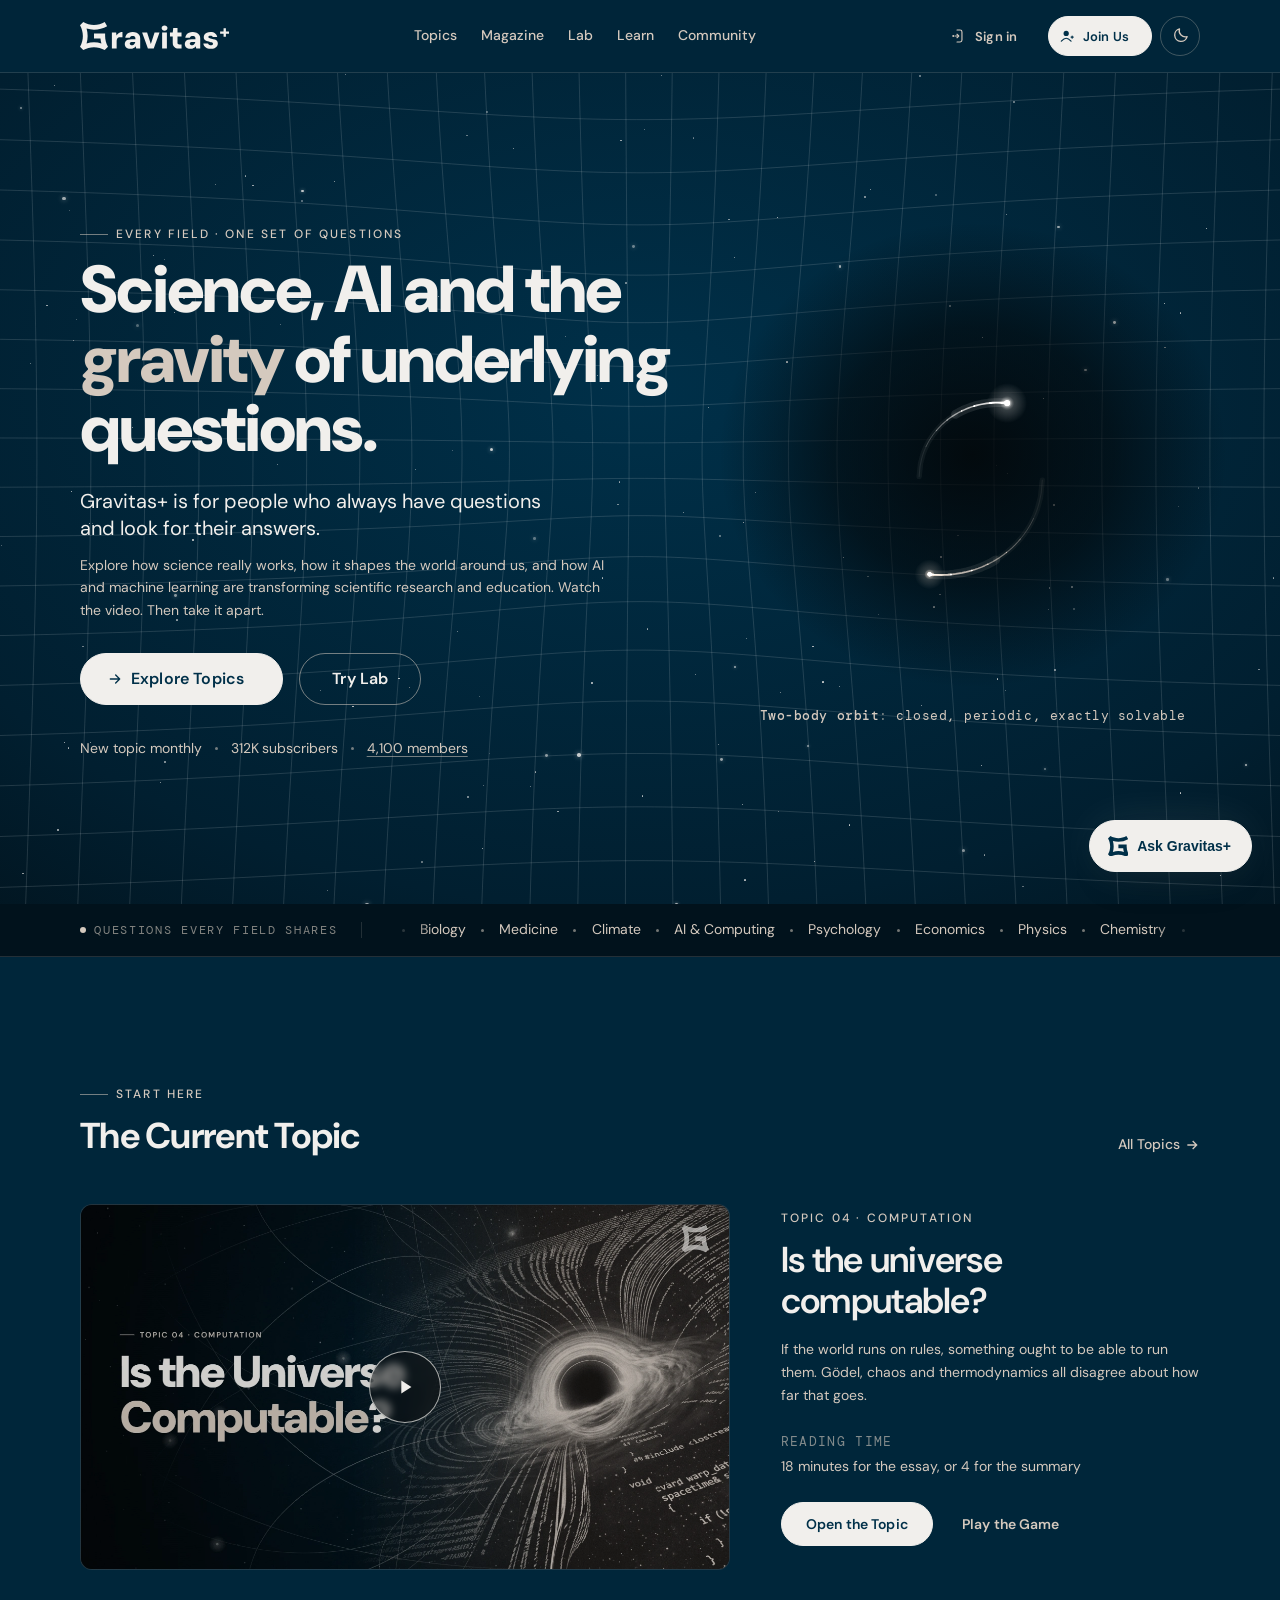
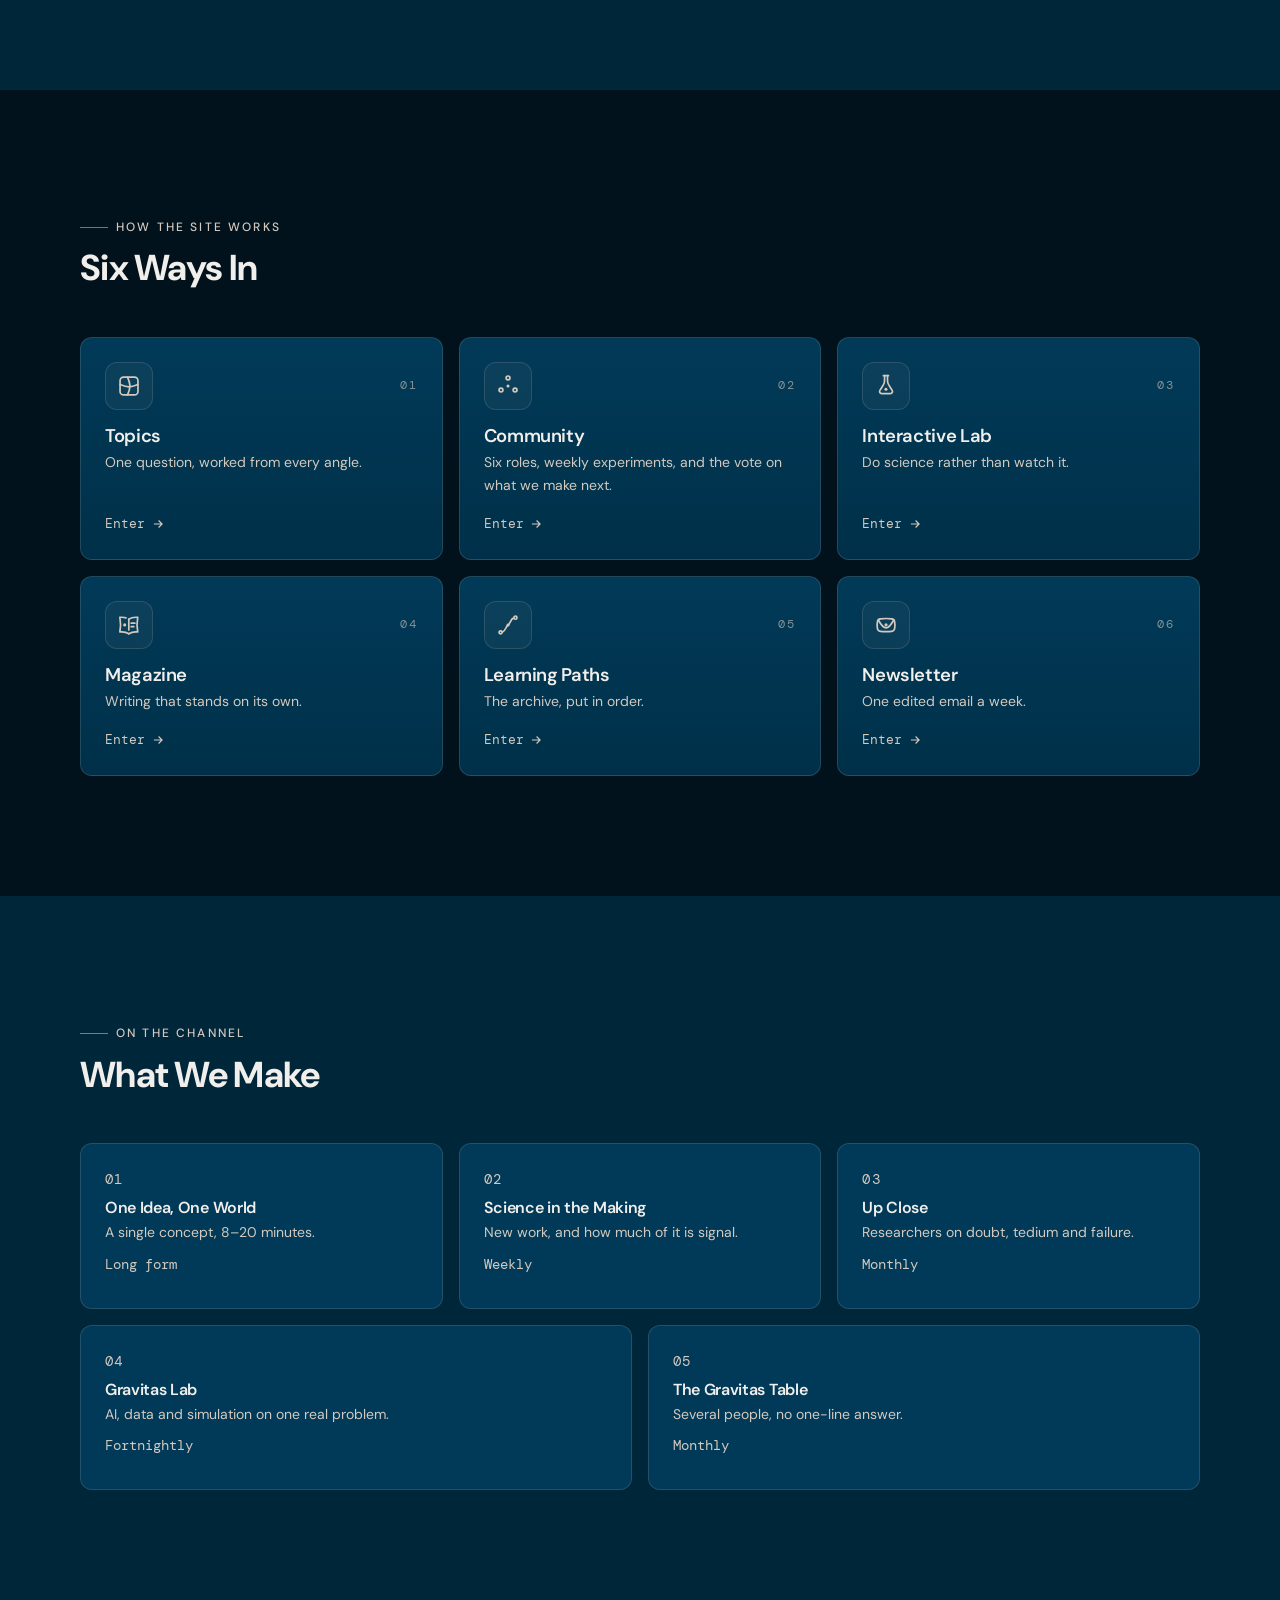
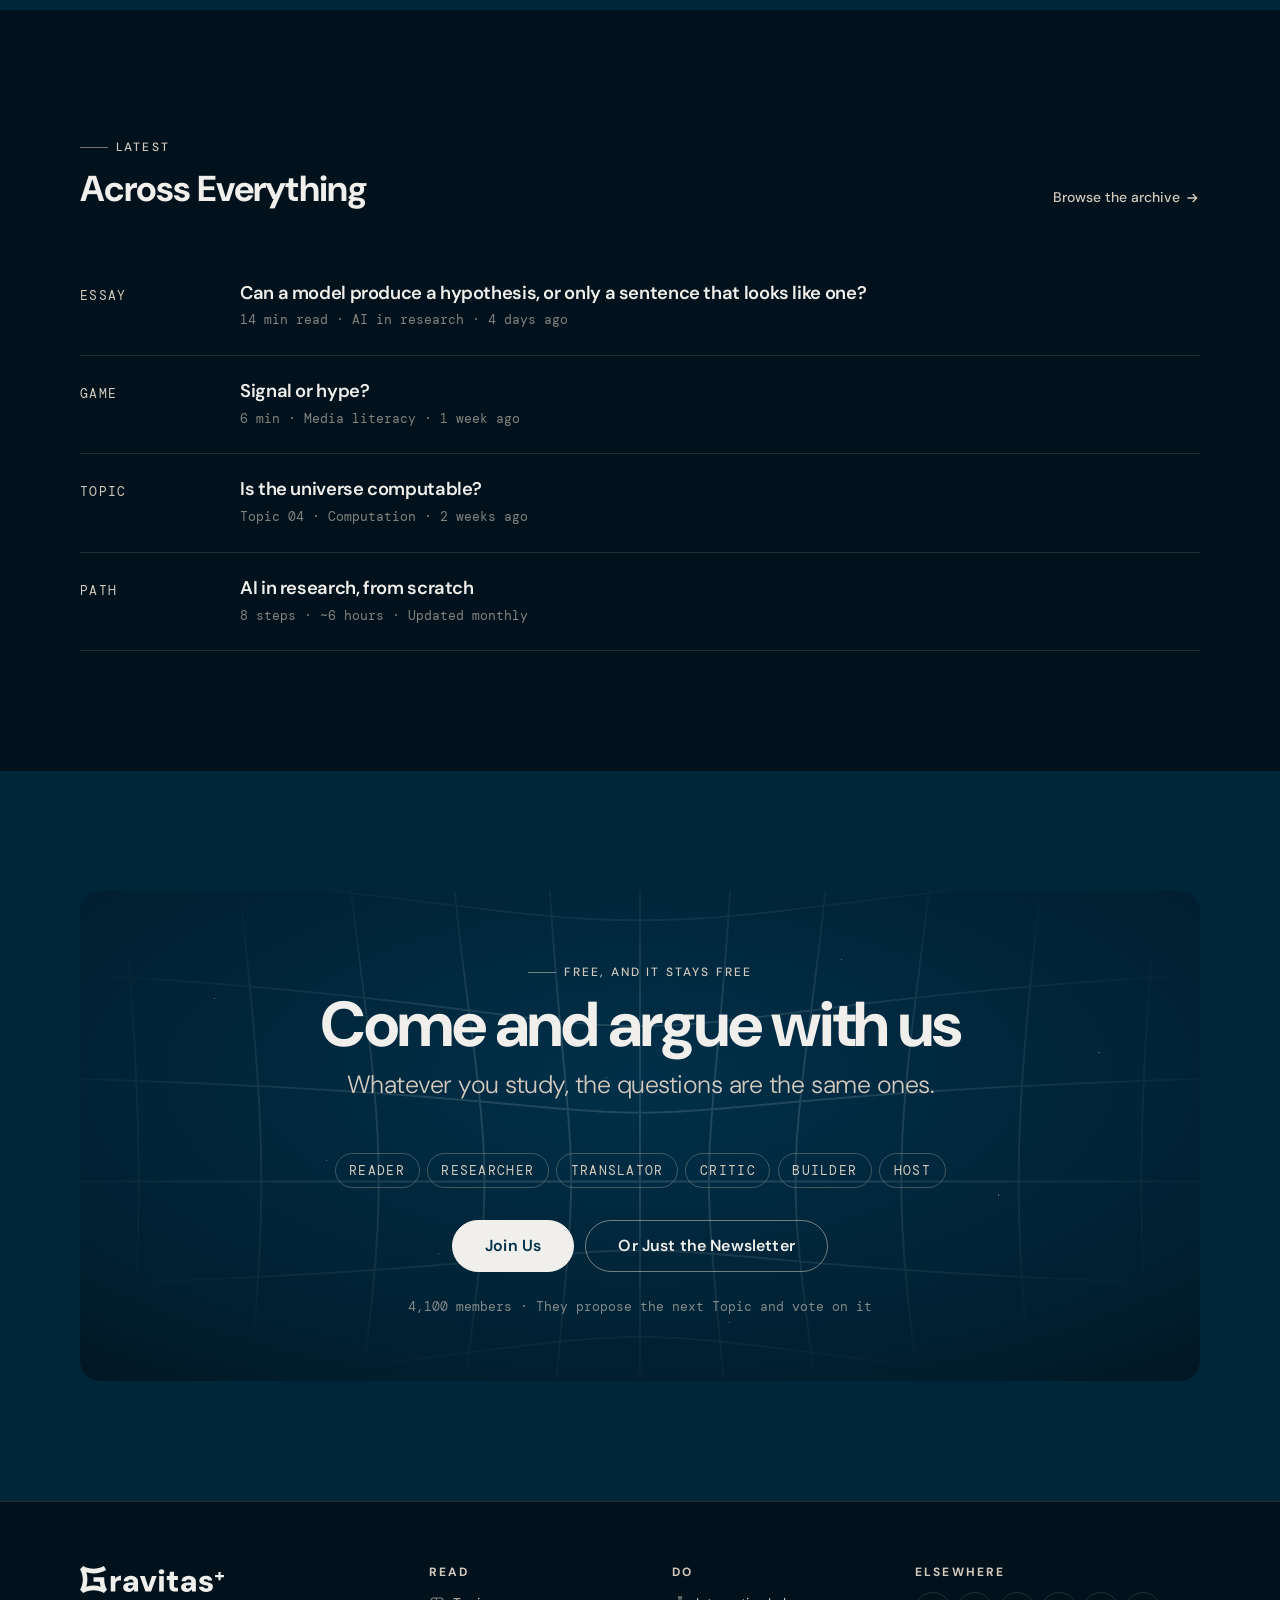
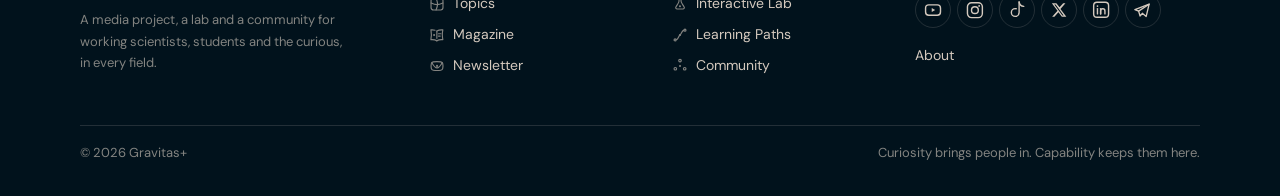
<file: index.html>
<!DOCTYPE html>
<html lang="en">
<head>
<meta charset="utf-8">
<meta name="viewport" content="width=device-width, initial-scale=1">
<script>
/* Theme, resolved before first paint. See assets/site.js for the toggle.
   Dark is the default full stop, not "dark unless your OS says otherwise":
   this is a night sky, and a visitor who has never touched the control should
   see the same site every time rather than one that depends on a setting they
   made for some other app. Only an explicit choice, stored here, overrides it. */
(function(){try{var s=localStorage.getItem('gravitas:theme');
document.documentElement.setAttribute('data-theme',s==='light'?'light':'dark');
}catch(e){document.documentElement.setAttribute('data-theme','dark');}})();
</script>
<title>Gravitas+ · Science, AI and the gravity of underlying questions</title>
<meta name="description" content="Gravitas+ is a media project, interactive lab and community at the intersection of science, AI and society, for people who always have questions and look for their answers.">
<link rel="icon" href="assets/favicon.svg" type="image/svg+xml">
<link rel="mask-icon" href="assets/monogram.svg" color="#003049">
<meta name="theme-color" content="#00263a">
<link rel="preconnect" href="https://fonts.googleapis.com">
<link rel="preconnect" href="https://fonts.gstatic.com" crossorigin>
<link href="https://fonts.googleapis.com/css2?family=DM+Sans:ital,opsz,wght@0,9..40,100..1000;1,9..40,100..1000&family=DM+Mono:wght@300;400;500&display=swap" rel="stylesheet">
<link rel="stylesheet" href="assets/gravitas.css">
<link rel="stylesheet" href="assets/site.css">
<link rel="stylesheet" href="assets/hero.css">
<link rel="stylesheet" href="assets/chat.css">
</head>
<body class="is-overview">
<a class="g-skip-link" href="#main">Skip to content</a>
<header class="g-header">
  <div class="g-container g-header__inner">
    <a class="g-logo" href="index.html" aria-label="Gravitas+ home"><svg id="Layer_2" data-name="Layer 2" xmlns="http://www.w3.org/2000/svg" viewBox="0 0 630.63 118.24" fill="currentColor">
  <g id="Layer_1-2" data-name="Layer 1">
    <g>
      <path d="M106.06,49.06h-46.96v20.16h27.29c.65,7.22,2.02,14.31,4.03,21.24-20.24-5.97-42.41-5.97-62.6,0,2.94-10.12,4.47-20.68,4.47-31.32s-1.53-21.2-4.47-31.32c10.12,2.98,20.64,4.51,31.28,4.51,19.55,0,38.7-5.16,55.47-14.88L104.45.04c-13.71,7.94-29.39,12.13-45.35,12.13S27.49,7.98,13.79,0L0,13.79c7.94,13.71,12.13,29.39,12.13,45.35S7.94,90.78,0,104.45l13.79,13.79c13.67-7.94,29.35-12.13,45.31-12.13s31.6,4.19,45.35,12.13l13.79-13.79c-7.98-13.67-12.17-29.35-12.17-45.31v-10.08Z"/>
      <path d="M160.51,49.21c-2.41,2.06-4.52,4.52-6.3,7.38l-1.74-12.34h-17.84v67.6h20.12v-30.18c0-3.4.4-6.24,1.21-8.52.8-2.28,2.01-4.09,3.62-5.43,1.61-1.34,3.49-2.3,5.63-2.89,2.15-.58,4.56-.87,7.24-.87h6.84v-21.33c-3.85,0-7.33.58-10.46,1.74-3.13,1.17-5.9,2.78-8.32,4.83Z"/>
      <path d="M239.25,45.72c-4.74-2.05-10.33-3.08-16.77-3.08-5.9,0-11.15,1.03-15.76,3.08-4.61,2.06-8.25,4.87-10.93,8.45-2.68,3.57-4.25,7.78-4.69,12.61h19.31c.54-2.68,1.88-4.67,4.02-5.97,2.15-1.3,4.78-1.94,7.91-1.94,2.95,0,5.28.49,6.98,1.48,1.7.98,2.93,2.48,3.69,4.49.76,2.01,1.14,4.54,1.14,7.58h-16.23c-6.71,0-12.18.9-16.43,2.68-4.25,1.79-7.38,4.27-9.39,7.44-2.01,3.17-3.02,6.73-3.02,10.66s.87,7.16,2.61,10.2c1.74,3.04,4.47,5.48,8.18,7.31,3.71,1.83,8.34,2.75,13.88,2.75,2.68,0,5.09-.27,7.24-.81,2.15-.54,4.11-1.31,5.91-2.35,1.79-1.03,3.35-2.23,4.69-3.62,1.34-1.39,2.5-2.93,3.49-4.63l2.41,9.79h16.77v-41.85c0-5.99-1.32-11.02-3.96-15.09-2.64-4.07-6.33-7.13-11.07-9.19ZM231.54,89.78c-.76,1.66-1.74,3.11-2.95,4.36-1.2,1.25-2.61,2.24-4.22,2.95-1.61.72-3.44,1.07-5.5,1.07-1.61,0-3.06-.27-4.36-.81-1.3-.54-2.33-1.3-3.09-2.28s-1.14-2.23-1.14-3.76c0-1.34.33-2.57,1-3.69.67-1.11,1.77-1.96,3.29-2.55,1.52-.58,3.4-.87,5.63-.87h13.01c-.36,2.06-.92,3.91-1.68,5.57Z"/>
      <polygon points="299.2 92.93 283.38 44.25 262.32 44.25 286.73 111.85 311.41 111.85 335.82 44.25 314.9 44.25 299.2 92.93"/>
      <path d="M365.8,17.69c-2.28-2.05-5.26-3.08-8.92-3.08s-6.48,1.03-8.72,3.08c-2.24,2.06-3.35,4.7-3.35,7.92s1.11,5.72,3.35,7.78c2.24,2.05,5.14,3.08,8.72,3.08s6.64-1.03,8.92-3.08c2.28-2.06,3.42-4.65,3.42-7.78s-1.14-5.86-3.42-7.92Z"/>
      <rect x="346.82" y="44.25" width="20.12" height="67.6"/>
      <path d="M413.55,93.14c-1.21-1.12-1.81-3.02-1.81-5.7v-26.42h17.03v-16.77h-17.03v-19.05h-17.98l-2.15,19.05h-11.67v16.77h11.67v26.16c0,6.17,1.03,11.05,3.09,14.62,2.06,3.57,4.96,6.15,8.72,7.71,3.76,1.56,8.05,2.35,12.88,2.35h12.61v-17.03h-9.12c-2.95,0-5.03-.56-6.24-1.68Z"/>
      <path d="M492.75,45.72c-4.74-2.05-10.33-3.08-16.77-3.08-5.9,0-11.15,1.03-15.76,3.08-4.61,2.06-8.25,4.87-10.93,8.45-2.68,3.57-4.25,7.78-4.69,12.61h19.31c.54-2.68,1.88-4.67,4.02-5.97,2.15-1.3,4.78-1.94,7.91-1.94,2.95,0,5.28.49,6.98,1.48,1.7.98,2.93,2.48,3.69,4.49.76,2.01,1.14,4.54,1.14,7.58h-16.23c-6.71,0-12.18.9-16.43,2.68-4.25,1.79-7.38,4.27-9.39,7.44-2.01,3.17-3.02,6.73-3.02,10.66s.87,7.16,2.61,10.2,4.47,5.48,8.18,7.31c3.71,1.83,8.34,2.75,13.88,2.75,2.68,0,5.09-.27,7.24-.81,2.15-.54,4.11-1.31,5.9-2.35,1.79-1.03,3.35-2.23,4.69-3.62,1.34-1.39,2.5-2.93,3.49-4.63l2.41,9.79h16.77v-41.85c0-5.99-1.32-11.02-3.96-15.09-2.64-4.07-6.33-7.13-11.07-9.19ZM485.04,89.78c-.76,1.66-1.74,3.11-2.95,4.36-1.2,1.25-2.61,2.24-4.22,2.95-1.61.72-3.44,1.07-5.5,1.07-1.61,0-3.06-.27-4.36-.81-1.3-.54-2.33-1.3-3.09-2.28-.76-.98-1.14-2.23-1.14-3.76,0-1.34.33-2.57,1-3.69.67-1.11,1.77-1.96,3.29-2.55,1.52-.58,3.4-.87,5.63-.87h13.01c-.36,2.06-.92,3.91-1.68,5.57Z"/>
      <path d="M569.27,73.96c-3.98-1.39-8.7-2.61-14.15-3.69-2.78-.54-5.15-1.14-7.11-1.81-1.97-.67-3.47-1.45-4.49-2.35-1.03-.89-1.54-1.88-1.54-2.95,0-1.52.76-2.79,2.28-3.82,1.52-1.03,3.71-1.54,6.57-1.54s4.98.49,6.64,1.47c1.65.99,2.75,2.37,3.29,4.16h18.78c-.9-6.35-3.78-11.4-8.65-15.15-4.87-3.76-11.51-5.63-19.92-5.63-5.99,0-11.11.96-15.36,2.88-4.25,1.93-7.46,4.49-9.66,7.71-2.19,3.22-3.28,6.84-3.28,10.87,0,3.49.71,6.33,2.15,8.52,1.43,2.19,3.4,4.02,5.9,5.5,2.5,1.48,5.34,2.66,8.52,3.55,3.17.89,6.37,1.74,9.59,2.55,2.77.54,5.14,1.12,7.11,1.74,1.96.63,3.46,1.37,4.49,2.22,1.03.85,1.54,2.12,1.54,3.82,0,1.07-.33,2.1-1,3.08-.67.98-1.72,1.77-3.15,2.35-1.43.58-3.22.87-5.37.87s-4.16-.36-5.77-1.07c-1.61-.71-2.88-1.68-3.82-2.88-.94-1.21-1.59-2.53-1.94-3.96h-19.98c.35,4.38,1.85,8.29,4.49,11.74,2.64,3.44,6.26,6.19,10.87,8.25,4.6,2.05,10.13,3.09,16.57,3.09,5.9,0,11.06-.98,15.49-2.95,4.42-1.96,7.82-4.63,10.19-7.98,2.37-3.35,3.56-7.22,3.56-11.6,0-4.74-1.14-8.4-3.42-11-2.28-2.59-5.41-4.58-9.39-5.97Z"/>
      <polygon points="630.63 39.65 616.16 39.65 616.16 26.52 606.31 26.52 606.31 39.65 591.77 39.65 591.77 49.43 606.31 49.43 606.31 62.65 616.16 62.65 616.16 49.43 630.63 49.43 630.63 39.65"/>
    </g>
  </g>
</svg></a>
    <nav class="g-nav" aria-label="Primary"><a class="g-nav__link" href="topics.html"><svg class="g-ic g-nav__ic" viewBox="0 0 24 24" aria-hidden="true" fill="none" stroke="currentColor" stroke-linecap="round" stroke-linejoin="round" shape-rendering="geometricPrecision"><g transform="translate(2.282 2.283) scale(1.0407)" stroke-width="1.634"><rect x=".75" y=".75" width="17.2" height="17.2" rx="3.4" ry="3.4"/><path d="M.85,7.95c3.5,1.5,6,2.3,8.5,2.3s5-.8,8.5-2.3"/><path d="M7.95.85c1.5,3.5,2.3,6,2.3,8.5s-.8,5-2.3,8.5"/></g></svg>Topics</a><a class="g-nav__link" href="magazine.html"><svg class="g-ic g-nav__ic" viewBox="0 0 24 24" aria-hidden="true" fill="none" stroke="currentColor" stroke-linecap="round" stroke-linejoin="round" shape-rendering="geometricPrecision"><g transform="translate(1.971 3.385) scale(1.17763)" stroke-width="1.444"><path d="M8.35,2.33c2-1.3,4.5-1.8,7.6-1.5l-.11.58c-.73,3.91-.7,7.93.11,11.82h0c-3.1-.3-5.6.2-7.6,1.5"/><path d="M8.35,2.33v9.24"/><path d="M8.35,14.73c-2-1.3-4.5-1.8-7.6-1.5h0c.81-3.9.84-7.91.11-11.82l-.11-.58c1.98-.19,3.72-.06,5.23.41"/><path d="M10.38,5.74h3.1"/><path d="M10.38,8.74h2.2"/><circle cx="4.85" cy="7.24" r="1.316" fill="currentColor" stroke="none"/></g></svg>Magazine</a><a class="g-nav__link" href="lab.html"><svg class="g-ic g-nav__ic" viewBox="0 0 24 24" aria-hidden="true" fill="none" stroke="currentColor" stroke-linecap="round" stroke-linejoin="round" shape-rendering="geometricPrecision"><g transform="translate(4.844 0.9) scale(0.972826)" stroke-width="1.747"><path d="M4.7.75h5.2"/><path d="M5.9.75c0,8.29.39,6.94-4.03,13.95l-.79,1.25c-.89,1.41.12,3.2,1.8,3.2h9.04c1.68,0,2.69-1.79,1.8-3.2l-.79-1.25c-4.42-7.01-4.03-5.66-4.03-13.95"/><circle cx="7.3" cy="14.8" r="1.593" fill="currentColor" stroke="none"/></g></svg>Lab</a><a class="g-nav__link" href="learn.html"><svg class="g-ic g-nav__ic" viewBox="0 0 24 24" aria-hidden="true" fill="none" stroke="currentColor" stroke-linecap="round" stroke-linejoin="round" shape-rendering="geometricPrecision"><g transform="translate(2.353 2.45) scale(0.962366)" stroke-width="1.766"><path d="M4.45,17.15c3-.8,3.2-5.8,5.6-7.2"/><path d="M10.05,9.95c2.4-1.4,2.6-6.4,5.6-7.2"/><circle cx="2.35" cy="17.55" r="1.6"/><circle cx="17.75" cy="2.35" r="1.6"/><circle cx="10.05" cy="9.95" r="1.611" fill="currentColor" stroke="none"/></g></svg>Learn</a><a class="g-nav__link" href="community.html"><svg class="g-ic g-nav__ic" viewBox="0 0 24 24" aria-hidden="true" fill="none" stroke="currentColor" stroke-linecap="round" stroke-linejoin="round" shape-rendering="geometricPrecision"><g transform="translate(2.252 1.167) scale(1.09681)" stroke-width="1.55"><circle cx="8.91" cy="2.5" r="1.75"/><circle cx="15.32" cy="13.6" r="1.75"/><circle cx="2.5" cy="13.6" r="1.75"/><circle cx="8.91" cy="9.9" r="1.413" fill="currentColor" stroke="none"/></g></svg>Community</a><span class="g-nav__sep" aria-hidden="true"></span><a class="g-nav__link gh-nav-signin" href="account.html#in"><svg class="g-ic g-nav__ic g-ic--signin" viewBox="0 0 24 24" aria-hidden="true" fill="none" stroke="currentColor" stroke-linecap="round" stroke-linejoin="round" shape-rendering="geometricPrecision"><g transform="translate(2.7 2.349) scale(0.967568)" stroke-width="1.757"><path d="M6.55.75h4.75c1.6,0,2.9,1.3,2.9,2.9v12.7c0,1.6-1.3,2.9-2.9,2.9h-4.75"/><path d="M3.55,10h5.4"/><path d="M6.55,7.3l2.7,2.7-2.7,2.7"/><circle cx="0.77" cy="10" r="1.602" fill="currentColor" stroke="none"/></g></svg>Sign in</a><a class="g-btn g-btn--primary g-btn--sm g-btn--lead gh-nav-join" href="community.html#join"><svg class="g-btn__icon" viewBox="0 0 24 24" aria-hidden="true" fill="none" stroke="currentColor" stroke-linecap="round" stroke-linejoin="round" shape-rendering="geometricPrecision"><g transform="translate(2.662 4.159) scale(1.11875)" stroke-width="1.52"><path d="M13.75,8.5h3M15.25,7v3"/><path d="M13.75,14c-2.41-2.67-4.53-4-6.5-4s-4.09,1.33-6.5,4"/><circle cx="7.25" cy="3.5" r="3.5" fill="currentColor" stroke="none"/></g></svg><span>Join Us</span></a></nav>
    <div class="gh-actions">
      <a class="g-btn g-btn--ghost g-btn--sm g-btn--lead gh-signin" href="account.html#in"><svg class="g-btn__icon" viewBox="0 0 24 24" aria-hidden="true" fill="none" stroke="currentColor" stroke-linecap="round" stroke-linejoin="round" shape-rendering="geometricPrecision"><g transform="translate(2.7 2.349) scale(0.967568)" stroke-width="1.757"><path d="M6.55.75h4.75c1.6,0,2.9,1.3,2.9,2.9v12.7c0,1.6-1.3,2.9-2.9,2.9h-4.75"/><path d="M3.55,10h5.4"/><path d="M6.55,7.3l2.7,2.7-2.7,2.7"/><circle cx="0.77" cy="10" r="1.602" fill="currentColor" stroke="none"/></g></svg><span>Sign in</span></a>
      <!-- The header CTA is the site's single loudest control, and it used to
           point at a mailing list. The community is the thing this project is
           actually for, so it gets the slot. -->
      <a class="g-btn g-btn--primary g-btn--sm g-btn--lead lp-header__cta" href="community.html#join" aria-label="Join the Gravitas+ community">
        <svg class="g-btn__icon" viewBox="0 0 24 24" aria-hidden="true" fill="none" stroke="currentColor" stroke-linecap="round" stroke-linejoin="round" shape-rendering="geometricPrecision"><g transform="translate(2.662 4.159) scale(1.11875)" stroke-width="1.52"><path d="M13.75,8.5h3M15.25,7v3"/><path d="M13.75,14c-2.41-2.67-4.53-4-6.5-4s-4.09,1.33-6.5,4"/><circle cx="7.25" cy="3.5" r="3.5" fill="currentColor" stroke="none"/></g></svg>
        <span>Join Us</span>
      </a>
      <button class="theme-toggle" type="button" aria-pressed="false" aria-label="Switch colour theme" title="Switch colour theme">
        <svg class="ic-moon" viewBox="0 0 24 24" shape-rendering="geometricPrecision" fill="none" stroke="currentColor" stroke-width="1.8" stroke-linecap="round" stroke-linejoin="round" aria-hidden="true"><!-- The crescent sits centred by bounding box but not by mass: its area centroid measures (9.97, 14.03) against a 12,12 viewBox centre, which is why it read as low and left inside a circular button. Shifted part of the way back: correcting the full 2.03 would push the upper tip out of the box, so this splits the difference between the two centres, which is what optical centring is. --><g transform="translate(1.476 -1.425)"><path d="M20 14.2A8.2 8.2 0 0 1 9.8 4a8.4 8.4 0 1 0 10.2 10.2z"/></g></svg>
        <svg class="ic-sun" viewBox="0 0 24 24" shape-rendering="geometricPrecision" fill="none" stroke="currentColor" stroke-width="1.8" stroke-linecap="round" aria-hidden="true"><circle cx="12" cy="12" r="4.1"/><path d="M12 2.6v2.2M12 19.2v2.2M2.6 12h2.2M19.2 12h2.2M5.4 5.4l1.6 1.6M17 17l1.6 1.6M18.6 5.4 17 7M7 17l-1.6 1.6"/></svg>
      </button>
      <button class="lp-menu-btn" aria-label="Menu" aria-expanded="false">
        <svg width="20" height="20" viewBox="0 0 24 24" fill="none" stroke="currentColor" stroke-width="2"><path d="M4 7h16M4 12h16M4 17h16"/></svg>
      </button>
    </div>
  </div>
</header>
<main id="main">

<section class="g-hero lp-hero" id="top">
  <canvas class="lp-grid" id="lp-grid" aria-hidden="true"></canvas>
  <div class="g-starfield" aria-hidden="true"></div>
  <div class="lp-stars" id="lp-stars" aria-hidden="true"></div>
  <canvas class="lp-meteors" id="lp-meteors" aria-hidden="true"></canvas>
  <canvas class="lp-comet" id="lp-comet" aria-hidden="true"></canvas>
  <div class="g-container g-hero__inner" style="width:100%">
    <div class="lp-hero__grid">
      <!-- The column is the container the headline is measured against, not the
           viewport. See hero.css: sizing display type off vw when it wraps
           inside a column is what produced one word per line. -->
      <div class="lp-hero__col">
        <p class="g-eyebrow">Every Field &middot; One Set of Questions</p>
        <h1 class="g-display lp-hero__title">Science, AI and the <em>gravity</em> of underlying questions.</h1>
        <!-- The lede is split rather than shortened. It is three sentences of
             real information; run together at one size it read as a wall, and
             the eye bounced off it. Sentence one carries the promise at lead
             size, the rest drops a step and gets out of the way. -->
        <p class="g-lead lp-hero__lede">Gravitas+ is for people who always have questions and look for their answers.</p>
        <p class="lp-hero__sub">Explore how science really works, how it shapes the world around us, and how AI
          and machine learning are transforming scientific research and education. Watch the video. Then take
          it apart.</p>
        <div class="g-cluster g-mt-lg">
          <a class="g-btn g-btn--primary g-btn--lg g-btn--lead" href="topics.html">
            <svg class="g-btn__icon" viewBox="0 0 24 24" fill="none" stroke="currentColor" stroke-width="2" stroke-linecap="round" stroke-linejoin="round" aria-hidden="true"><path d="M5 12h14M13 6l6 6-6 6"/></svg>
            Explore Topics</a>
          <a class="g-btn g-btn--secondary g-btn--lg" href="lab.html">Try Lab</a>
        </div>
        <!-- Each stat is its own element so the line breaks between facts and
             never inside one. As loose text in a flex box, "312K" and
             "subscribers" were separate anonymous items and could part company
             at a wrap. -->
        <p class="lp-hero__credit">
          <span>New topic monthly</span>
          <span><span class="g-nums">312K</span> subscribers</span>
          <span><a href="community.html#join">4,100 members</a></span>
        </p>
      </div>
      <div class="lp-orbit">
        <div class="lp-orbit__stage">
          <canvas id="lp-3body" role="img"
            aria-label="Animated two-body gravitational orbit; moving the pointer near it, or dragging on it, adds a third mass and disrupts the orbit"></canvas>
          <!-- Touch play area. Only this patch swallows the gesture (touch-action:none),
               so a drag here perturbs the orbit instead of scrolling the page, while the
               rest of the hero still scrolls normally. -->
          <div class="lp-orbit__hit" id="lp-orbit-hit" aria-hidden="true"></div>
        </div>
        <p class="lp-orbit__cap"><span id="lp-orbit-name">Two-body orbit</span>: <span id="lp-orbit-sub">closed, periodic, exactly solvable</span></p>
      </div>
    </div>
  </div>
</section>

<!-- Fields band ----------------------------------------------------------
     The site had a physics problem: nothing in it said "physics only", but
     every worked example came from one, and a visitor from immunology or
     economics reads that in about four seconds. Naming the fields costs one
     line and settles the question before the first scroll. -->
<section class="fields" aria-label="Fields covered">
  <div class="g-container fields__in">
    <p class="fields__lab">Questions every field shares</p>
    <!-- A ticker needs a copy of its content to loop against: both tracks slide
         left by exactly their own width, so at the end of a cycle copy 2 is
         standing where copy 1 began and the restart is invisible. The third is
         insurance for wide viewports, where two copies can be narrower than the
         rail they run in and a gap would open. Only the first is read aloud. -->
    <div class="fields__ticker">
      <ul class="fields__list"><li>Biology</li><li>Medicine</li><li>Climate</li><li>AI &amp; Computing</li><li>Psychology</li><li>Economics</li><li>Physics</li><li>Chemistry</li><li>Neuroscience</li><li>Ecology</li></ul>
      <ul class="fields__list" aria-hidden="true"><li>Biology</li><li>Medicine</li><li>Climate</li><li>AI &amp; Computing</li><li>Psychology</li><li>Economics</li><li>Physics</li><li>Chemistry</li><li>Neuroscience</li><li>Ecology</li></ul>
      <ul class="fields__list" aria-hidden="true"><li>Biology</li><li>Medicine</li><li>Climate</li><li>AI &amp; Computing</li><li>Psychology</li><li>Economics</li><li>Physics</li><li>Chemistry</li><li>Neuroscience</li><li>Ecology</li></ul>
    </div>
  </div>
</section>

<section class="g-section"><div class="g-container">
  <div class="lp-head rv"><div class="g-section-head" style="margin-bottom:0">
    <p class="g-eyebrow">Start Here</p><h2>The Current Topic</h2></div>
    <a class="lp-head__link" href="topics.html">All Topics <svg viewBox="0 0 24 24" fill="none" stroke="currentColor" stroke-width="2"><path d="M5 12h14M13 6l6 6-6 6"/></svg></a></div>
  <div class="split rv">
    <a class="video" href="topic-computable-universe.html" aria-label="Watch: Is the universe computable?">
      <span class="video__play"><svg width="22" height="22" viewBox="0 0 24 24" fill="currentColor"><path d="M8 5v14l11-7z"/></svg></span>
    </a>
    <div>
      <p class="g-eyebrow g-eyebrow--bare">Topic 04 &middot; Computation</p>
      <h3 style="font-size:var(--g-fs-h2);margin:0 0 var(--g-space-sm)">Is the universe computable?</h3>
      <p class="g-muted" style="font-size:var(--g-fs-small)">If the world runs on rules, something ought to be
        able to run them. Gödel, chaos and thermodynamics all disagree about how far that goes.</p>
      <dl class="lp-rt">
        <dt>Reading time</dt>
        <dd>18 minutes for the essay, or 4 for the summary</dd>
      </dl>
      <div class="g-cluster g-mt-md">
        <a class="g-btn g-btn--primary" href="topic-computable-universe.html">Open the Topic</a>
        <a class="g-btn g-btn--ghost" href="game-hypothesis-machine.html">Play the Game</a>
      </div>
    </div>
  </div></div></section>

<section class="g-section g-section--deep"><div class="g-container">
  <div class="g-section-head rv" style="max-width:44rem">
    <p class="g-eyebrow">How the Site Works</p>
    <h2>Six Ways In</h2></div>
  <div class="spaces rv"><a class="space" href="topics.html">
      <span class="space__top"><span class="g-ic-plate space__ic" aria-hidden="true"><svg class="g-ic g-ic--lg" viewBox="0 0 24 24" aria-hidden="true" fill="none" stroke="currentColor" stroke-linecap="round" stroke-linejoin="round" shape-rendering="geometricPrecision"><g transform="translate(2.282 2.283) scale(1.0407)" stroke-width="1.634"><rect x=".75" y=".75" width="17.2" height="17.2" rx="3.4" ry="3.4"/><path d="M.85,7.95c3.5,1.5,6,2.3,8.5,2.3s5-.8,8.5-2.3"/><path d="M7.95.85c1.5,3.5,2.3,6,2.3,8.5s-.8,5-2.3,8.5"/></g></svg></span><span class="space__n">01</span></span>
      <h3>Topics</h3><p>One question, worked from every angle.</p>
      <span class="space__go">Enter <svg width="14" height="14" viewBox="0 0 24 24" fill="none" stroke="currentColor" stroke-width="2"><path d="M5 12h14M13 6l6 6-6 6"/></svg></span></a><a class="space" href="community.html">
      <span class="space__top"><span class="g-ic-plate space__ic" aria-hidden="true"><svg class="g-ic g-ic--lg" viewBox="0 0 24 24" aria-hidden="true" fill="none" stroke="currentColor" stroke-linecap="round" stroke-linejoin="round" shape-rendering="geometricPrecision"><g transform="translate(2.252 1.167) scale(1.09681)" stroke-width="1.55"><circle cx="8.91" cy="2.5" r="1.75"/><circle cx="15.32" cy="13.6" r="1.75"/><circle cx="2.5" cy="13.6" r="1.75"/><circle cx="8.91" cy="9.9" r="1.413" fill="currentColor" stroke="none"/></g></svg></span><span class="space__n">02</span></span>
      <h3>Community</h3><p>Six roles, weekly experiments, and the vote on what we make next.</p>
      <span class="space__go">Enter <svg width="14" height="14" viewBox="0 0 24 24" fill="none" stroke="currentColor" stroke-width="2"><path d="M5 12h14M13 6l6 6-6 6"/></svg></span></a><a class="space" href="lab.html">
      <span class="space__top"><span class="g-ic-plate space__ic" aria-hidden="true"><svg class="g-ic g-ic--lg" viewBox="0 0 24 24" aria-hidden="true" fill="none" stroke="currentColor" stroke-linecap="round" stroke-linejoin="round" shape-rendering="geometricPrecision"><g transform="translate(4.844 0.9) scale(0.972826)" stroke-width="1.747"><path d="M4.7.75h5.2"/><path d="M5.9.75c0,8.29.39,6.94-4.03,13.95l-.79,1.25c-.89,1.41.12,3.2,1.8,3.2h9.04c1.68,0,2.69-1.79,1.8-3.2l-.79-1.25c-4.42-7.01-4.03-5.66-4.03-13.95"/><circle cx="7.3" cy="14.8" r="1.593" fill="currentColor" stroke="none"/></g></svg></span><span class="space__n">03</span></span>
      <h3>Interactive Lab</h3><p>Do science rather than watch it.</p>
      <span class="space__go">Enter <svg width="14" height="14" viewBox="0 0 24 24" fill="none" stroke="currentColor" stroke-width="2"><path d="M5 12h14M13 6l6 6-6 6"/></svg></span></a><a class="space" href="magazine.html">
      <span class="space__top"><span class="g-ic-plate space__ic" aria-hidden="true"><svg class="g-ic g-ic--lg" viewBox="0 0 24 24" aria-hidden="true" fill="none" stroke="currentColor" stroke-linecap="round" stroke-linejoin="round" shape-rendering="geometricPrecision"><g transform="translate(1.971 3.385) scale(1.17763)" stroke-width="1.444"><path d="M8.35,2.33c2-1.3,4.5-1.8,7.6-1.5l-.11.58c-.73,3.91-.7,7.93.11,11.82h0c-3.1-.3-5.6.2-7.6,1.5"/><path d="M8.35,2.33v9.24"/><path d="M8.35,14.73c-2-1.3-4.5-1.8-7.6-1.5h0c.81-3.9.84-7.91.11-11.82l-.11-.58c1.98-.19,3.72-.06,5.23.41"/><path d="M10.38,5.74h3.1"/><path d="M10.38,8.74h2.2"/><circle cx="4.85" cy="7.24" r="1.316" fill="currentColor" stroke="none"/></g></svg></span><span class="space__n">04</span></span>
      <h3>Magazine</h3><p>Writing that stands on its own.</p>
      <span class="space__go">Enter <svg width="14" height="14" viewBox="0 0 24 24" fill="none" stroke="currentColor" stroke-width="2"><path d="M5 12h14M13 6l6 6-6 6"/></svg></span></a><a class="space" href="learn.html">
      <span class="space__top"><span class="g-ic-plate space__ic" aria-hidden="true"><svg class="g-ic g-ic--lg" viewBox="0 0 24 24" aria-hidden="true" fill="none" stroke="currentColor" stroke-linecap="round" stroke-linejoin="round" shape-rendering="geometricPrecision"><g transform="translate(2.353 2.45) scale(0.962366)" stroke-width="1.766"><path d="M4.45,17.15c3-.8,3.2-5.8,5.6-7.2"/><path d="M10.05,9.95c2.4-1.4,2.6-6.4,5.6-7.2"/><circle cx="2.35" cy="17.55" r="1.6"/><circle cx="17.75" cy="2.35" r="1.6"/><circle cx="10.05" cy="9.95" r="1.611" fill="currentColor" stroke="none"/></g></svg></span><span class="space__n">05</span></span>
      <h3>Learning Paths</h3><p>The archive, put in order.</p>
      <span class="space__go">Enter <svg width="14" height="14" viewBox="0 0 24 24" fill="none" stroke="currentColor" stroke-width="2"><path d="M5 12h14M13 6l6 6-6 6"/></svg></span></a><a class="space" href="newsletter.html">
      <span class="space__top"><span class="g-ic-plate space__ic" aria-hidden="true"><svg class="g-ic g-ic--lg" viewBox="0 0 24 24" aria-hidden="true" fill="none" stroke="currentColor" stroke-linecap="round" stroke-linejoin="round" shape-rendering="geometricPrecision"><g transform="translate(2.332 4.76) scale(0.994444)" stroke-width="1.709"><path d="M1.98,2.26c2.88,5.22,5.41,7.83,7.77,7.83s4.89-2.61,7.77-7.83"/><path d="M18.39,3.84c.47,2.28.48,4.67,0,7.03-.29,1.44-1.47,2.53-2.92,2.73-3.8.51-7.66.51-11.46,0-1.45-.19-2.62-1.27-2.91-2.7-.47-2.28-.48-4.67,0-7.03.29-1.44,1.47-2.53,2.92-2.73,3.8-.51,7.66-.51,11.46,0,1.45.19,2.62,1.27,2.91,2.7Z"/><circle cx="9.75" cy="7.11" r="1.559" fill="currentColor" stroke="none"/></g></svg></span><span class="space__n">06</span></span>
      <h3>Newsletter</h3><p>One edited email a week.</p>
      <span class="space__go">Enter <svg width="14" height="14" viewBox="0 0 24 24" fill="none" stroke="currentColor" stroke-width="2"><path d="M5 12h14M13 6l6 6-6 6"/></svg></span></a></div></div></section>

<section class="g-section" id="make"><div class="g-container">
  <div class="lp-head rv"><div class="g-section-head" style="margin-bottom:0">
      <p class="g-eyebrow">On the Channel</p><h2>What We Make</h2></div></div>
  <div class="programs rv"><article class="program"><p class="program__n">01</p>
      <h3>One Idea, One World</h3><p>A single concept, 8–20 minutes.</p><p class="program__cad">Long form</p></article><article class="program"><p class="program__n">02</p>
      <h3>Science in the Making</h3><p>New work, and how much of it is signal.</p><p class="program__cad">Weekly</p></article><article class="program"><p class="program__n">03</p>
      <h3>Up Close</h3><p>Researchers on doubt, tedium and failure.</p><p class="program__cad">Monthly</p></article><article class="program"><p class="program__n">04</p>
      <h3>Gravitas Lab</h3><p>AI, data and simulation on one real problem.</p><p class="program__cad">Fortnightly</p></article><article class="program"><p class="program__n">05</p>
      <h3>The Gravitas Table</h3><p>Several people, no one-line answer.</p><p class="program__cad">Monthly</p></article></div></div></section>

<section class="g-section g-section--deep"><div class="g-container">
  <div class="lp-head rv"><div class="g-section-head" style="margin-bottom:0">
      <p class="g-eyebrow">Latest</p><h2>Across Everything</h2></div><a class="lp-head__link" href="magazine.html">Browse the archive <svg viewBox="0 0 24 24" fill="none" stroke="currentColor" stroke-width="2"><path d="M5 12h14M13 6l6 6-6 6"/></svg></a></div>
  <div class="rv">
    <a class="entry" href="magazine.html"><span class="entry__type">Essay</span><div>
      <h3>Can a model produce a hypothesis, or only a sentence that looks like one?</h3>
      <div class="entry__meta"><span>14 min read</span><span>AI in research</span><span>4 days ago</span></div></div></a>
    <a class="entry" href="lab.html"><span class="entry__type">Game</span><div>
      <h3>Signal or hype?</h3>
      <div class="entry__meta"><span>6 min</span><span>Media literacy</span><span>1 week ago</span></div></div></a>
    <a class="entry" href="topic-computable-universe.html"><span class="entry__type">Topic</span><div>
      <h3>Is the universe computable?</h3>
      <div class="entry__meta"><span>Topic 04</span><span>Computation</span><span>2 weeks ago</span></div></div></a>
    <a class="entry" href="learn.html"><span class="entry__type">Path</span><div>
      <h3>AI in research, from scratch</h3>
      <div class="entry__meta"><span>8 steps</span><span>~6 hours</span><span>Updated monthly</span></div></div></a>
  </div></div></section>

<!-- Join band -------------------------------------------------------------
     This slot used to be a newsletter signup, and the community lived five
     scrolls up as card 05 of six. That had the architecture backwards: the
     mailing list is a way to keep in touch, the community is the thing being
     built. So the loudest block on the page is now the door into it, and the
     newsletter rides along as the quieter second option. -->
<section class="g-section"><div class="g-container">
  <div class="join rv">
    <div class="g-well" aria-hidden="true"></div><div class="g-starfield" aria-hidden="true"></div>
    <div class="join__in">
      <p class="g-eyebrow" style="justify-content:center">Free, and It Stays Free</p>
      <h2 class="join__h">Come and argue with us</h2>
      <p class="join__lede">Whatever you study, the questions are the same ones.</p>
      <div class="join__roles">
        <span class="join__role">Reader</span><span class="join__role">Researcher</span>
        <span class="join__role">Translator</span><span class="join__role">Critic</span>
        <span class="join__role">Builder</span><span class="join__role">Host</span>
      </div>
      <div class="join__act">
        <a class="g-btn g-btn--primary g-btn--lg" href="community.html#join">Join Us</a>
        <a class="g-btn g-btn--secondary g-btn--lg" href="newsletter.html">Or Just the Newsletter</a>
      </div>
      <p class="join__fine"><span class="g-nums">4,100</span> members &middot; They propose the next Topic and vote on it</p>
    </div>
  </div></div></section>

</main>
<footer class="g-footer">
  <div class="g-container">
    <div class="g-footer__grid">
      <div>
        <div style="width:9rem"><svg id="Layer_2" data-name="Layer 2" xmlns="http://www.w3.org/2000/svg" viewBox="0 0 630.63 118.24" fill="currentColor">
  <g id="Layer_1-2" data-name="Layer 1">
    <g>
      <path d="M106.06,49.06h-46.96v20.16h27.29c.65,7.22,2.02,14.31,4.03,21.24-20.24-5.97-42.41-5.97-62.6,0,2.94-10.12,4.47-20.68,4.47-31.32s-1.53-21.2-4.47-31.32c10.12,2.98,20.64,4.51,31.28,4.51,19.55,0,38.7-5.16,55.47-14.88L104.45.04c-13.71,7.94-29.39,12.13-45.35,12.13S27.49,7.98,13.79,0L0,13.79c7.94,13.71,12.13,29.39,12.13,45.35S7.94,90.78,0,104.45l13.79,13.79c13.67-7.94,29.35-12.13,45.31-12.13s31.6,4.19,45.35,12.13l13.79-13.79c-7.98-13.67-12.17-29.35-12.17-45.31v-10.08Z"/>
      <path d="M160.51,49.21c-2.41,2.06-4.52,4.52-6.3,7.38l-1.74-12.34h-17.84v67.6h20.12v-30.18c0-3.4.4-6.24,1.21-8.52.8-2.28,2.01-4.09,3.62-5.43,1.61-1.34,3.49-2.3,5.63-2.89,2.15-.58,4.56-.87,7.24-.87h6.84v-21.33c-3.85,0-7.33.58-10.46,1.74-3.13,1.17-5.9,2.78-8.32,4.83Z"/>
      <path d="M239.25,45.72c-4.74-2.05-10.33-3.08-16.77-3.08-5.9,0-11.15,1.03-15.76,3.08-4.61,2.06-8.25,4.87-10.93,8.45-2.68,3.57-4.25,7.78-4.69,12.61h19.31c.54-2.68,1.88-4.67,4.02-5.97,2.15-1.3,4.78-1.94,7.91-1.94,2.95,0,5.28.49,6.98,1.48,1.7.98,2.93,2.48,3.69,4.49.76,2.01,1.14,4.54,1.14,7.58h-16.23c-6.71,0-12.18.9-16.43,2.68-4.25,1.79-7.38,4.27-9.39,7.44-2.01,3.17-3.02,6.73-3.02,10.66s.87,7.16,2.61,10.2c1.74,3.04,4.47,5.48,8.18,7.31,3.71,1.83,8.34,2.75,13.88,2.75,2.68,0,5.09-.27,7.24-.81,2.15-.54,4.11-1.31,5.91-2.35,1.79-1.03,3.35-2.23,4.69-3.62,1.34-1.39,2.5-2.93,3.49-4.63l2.41,9.79h16.77v-41.85c0-5.99-1.32-11.02-3.96-15.09-2.64-4.07-6.33-7.13-11.07-9.19ZM231.54,89.78c-.76,1.66-1.74,3.11-2.95,4.36-1.2,1.25-2.61,2.24-4.22,2.95-1.61.72-3.44,1.07-5.5,1.07-1.61,0-3.06-.27-4.36-.81-1.3-.54-2.33-1.3-3.09-2.28s-1.14-2.23-1.14-3.76c0-1.34.33-2.57,1-3.69.67-1.11,1.77-1.96,3.29-2.55,1.52-.58,3.4-.87,5.63-.87h13.01c-.36,2.06-.92,3.91-1.68,5.57Z"/>
      <polygon points="299.2 92.93 283.38 44.25 262.32 44.25 286.73 111.85 311.41 111.85 335.82 44.25 314.9 44.25 299.2 92.93"/>
      <path d="M365.8,17.69c-2.28-2.05-5.26-3.08-8.92-3.08s-6.48,1.03-8.72,3.08c-2.24,2.06-3.35,4.7-3.35,7.92s1.11,5.72,3.35,7.78c2.24,2.05,5.14,3.08,8.72,3.08s6.64-1.03,8.92-3.08c2.28-2.06,3.42-4.65,3.42-7.78s-1.14-5.86-3.42-7.92Z"/>
      <rect x="346.82" y="44.25" width="20.12" height="67.6"/>
      <path d="M413.55,93.14c-1.21-1.12-1.81-3.02-1.81-5.7v-26.42h17.03v-16.77h-17.03v-19.05h-17.98l-2.15,19.05h-11.67v16.77h11.67v26.16c0,6.17,1.03,11.05,3.09,14.62,2.06,3.57,4.96,6.15,8.72,7.71,3.76,1.56,8.05,2.35,12.88,2.35h12.61v-17.03h-9.12c-2.95,0-5.03-.56-6.24-1.68Z"/>
      <path d="M492.75,45.72c-4.74-2.05-10.33-3.08-16.77-3.08-5.9,0-11.15,1.03-15.76,3.08-4.61,2.06-8.25,4.87-10.93,8.45-2.68,3.57-4.25,7.78-4.69,12.61h19.31c.54-2.68,1.88-4.67,4.02-5.97,2.15-1.3,4.78-1.94,7.91-1.94,2.95,0,5.28.49,6.98,1.48,1.7.98,2.93,2.48,3.69,4.49.76,2.01,1.14,4.54,1.14,7.58h-16.23c-6.71,0-12.18.9-16.43,2.68-4.25,1.79-7.38,4.27-9.39,7.44-2.01,3.17-3.02,6.73-3.02,10.66s.87,7.16,2.61,10.2,4.47,5.48,8.18,7.31c3.71,1.83,8.34,2.75,13.88,2.75,2.68,0,5.09-.27,7.24-.81,2.15-.54,4.11-1.31,5.9-2.35,1.79-1.03,3.35-2.23,4.69-3.62,1.34-1.39,2.5-2.93,3.49-4.63l2.41,9.79h16.77v-41.85c0-5.99-1.32-11.02-3.96-15.09-2.64-4.07-6.33-7.13-11.07-9.19ZM485.04,89.78c-.76,1.66-1.74,3.11-2.95,4.36-1.2,1.25-2.61,2.24-4.22,2.95-1.61.72-3.44,1.07-5.5,1.07-1.61,0-3.06-.27-4.36-.81-1.3-.54-2.33-1.3-3.09-2.28-.76-.98-1.14-2.23-1.14-3.76,0-1.34.33-2.57,1-3.69.67-1.11,1.77-1.96,3.29-2.55,1.52-.58,3.4-.87,5.63-.87h13.01c-.36,2.06-.92,3.91-1.68,5.57Z"/>
      <path d="M569.27,73.96c-3.98-1.39-8.7-2.61-14.15-3.69-2.78-.54-5.15-1.14-7.11-1.81-1.97-.67-3.47-1.45-4.49-2.35-1.03-.89-1.54-1.88-1.54-2.95,0-1.52.76-2.79,2.28-3.82,1.52-1.03,3.71-1.54,6.57-1.54s4.98.49,6.64,1.47c1.65.99,2.75,2.37,3.29,4.16h18.78c-.9-6.35-3.78-11.4-8.65-15.15-4.87-3.76-11.51-5.63-19.92-5.63-5.99,0-11.11.96-15.36,2.88-4.25,1.93-7.46,4.49-9.66,7.71-2.19,3.22-3.28,6.84-3.28,10.87,0,3.49.71,6.33,2.15,8.52,1.43,2.19,3.4,4.02,5.9,5.5,2.5,1.48,5.34,2.66,8.52,3.55,3.17.89,6.37,1.74,9.59,2.55,2.77.54,5.14,1.12,7.11,1.74,1.96.63,3.46,1.37,4.49,2.22,1.03.85,1.54,2.12,1.54,3.82,0,1.07-.33,2.1-1,3.08-.67.98-1.72,1.77-3.15,2.35-1.43.58-3.22.87-5.37.87s-4.16-.36-5.77-1.07c-1.61-.71-2.88-1.68-3.82-2.88-.94-1.21-1.59-2.53-1.94-3.96h-19.98c.35,4.38,1.85,8.29,4.49,11.74,2.64,3.44,6.26,6.19,10.87,8.25,4.6,2.05,10.13,3.09,16.57,3.09,5.9,0,11.06-.98,15.49-2.95,4.42-1.96,7.82-4.63,10.19-7.98,2.37-3.35,3.56-7.22,3.56-11.6,0-4.74-1.14-8.4-3.42-11-2.28-2.59-5.41-4.58-9.39-5.97Z"/>
      <polygon points="630.63 39.65 616.16 39.65 616.16 26.52 606.31 26.52 606.31 39.65 591.77 39.65 591.77 49.43 606.31 49.43 606.31 62.65 616.16 62.65 616.16 49.43 630.63 49.43 630.63 39.65"/>
    </g>
  </g>
</svg></div>
        <p class="g-mt-sm g-subtle" style="font-size:var(--g-fs-caption);max-width:30ch">
          A media project, a lab and a community for working scientists, students and
          the curious, in every field.</p>
      </div>
      <div><h5 class="g-footer__heading">Read</h5>
        <div class="g-stack g-stack--xs g-stack--ic"><a href="topics.html"><svg class="g-ic g-ic--sm" viewBox="0 0 24 24" aria-hidden="true" fill="none" stroke="currentColor" stroke-linecap="round" stroke-linejoin="round" shape-rendering="geometricPrecision"><g transform="translate(2.282 2.283) scale(1.0407)" stroke-width="1.634"><rect x=".75" y=".75" width="17.2" height="17.2" rx="3.4" ry="3.4"/><path d="M.85,7.95c3.5,1.5,6,2.3,8.5,2.3s5-.8,8.5-2.3"/><path d="M7.95.85c1.5,3.5,2.3,6,2.3,8.5s-.8,5-2.3,8.5"/></g></svg><span>Topics</span></a><a href="magazine.html"><svg class="g-ic g-ic--sm" viewBox="0 0 24 24" aria-hidden="true" fill="none" stroke="currentColor" stroke-linecap="round" stroke-linejoin="round" shape-rendering="geometricPrecision"><g transform="translate(1.971 3.385) scale(1.17763)" stroke-width="1.444"><path d="M8.35,2.33c2-1.3,4.5-1.8,7.6-1.5l-.11.58c-.73,3.91-.7,7.93.11,11.82h0c-3.1-.3-5.6.2-7.6,1.5"/><path d="M8.35,2.33v9.24"/><path d="M8.35,14.73c-2-1.3-4.5-1.8-7.6-1.5h0c.81-3.9.84-7.91.11-11.82l-.11-.58c1.98-.19,3.72-.06,5.23.41"/><path d="M10.38,5.74h3.1"/><path d="M10.38,8.74h2.2"/><circle cx="4.85" cy="7.24" r="1.316" fill="currentColor" stroke="none"/></g></svg><span>Magazine</span></a><a href="newsletter.html"><svg class="g-ic g-ic--sm" viewBox="0 0 24 24" aria-hidden="true" fill="none" stroke="currentColor" stroke-linecap="round" stroke-linejoin="round" shape-rendering="geometricPrecision"><g transform="translate(2.332 4.76) scale(0.994444)" stroke-width="1.709"><path d="M1.98,2.26c2.88,5.22,5.41,7.83,7.77,7.83s4.89-2.61,7.77-7.83"/><path d="M18.39,3.84c.47,2.28.48,4.67,0,7.03-.29,1.44-1.47,2.53-2.92,2.73-3.8.51-7.66.51-11.46,0-1.45-.19-2.62-1.27-2.91-2.7-.47-2.28-.48-4.67,0-7.03.29-1.44,1.47-2.53,2.92-2.73,3.8-.51,7.66-.51,11.46,0,1.45.19,2.62,1.27,2.91,2.7Z"/><circle cx="9.75" cy="7.11" r="1.559" fill="currentColor" stroke="none"/></g></svg><span>Newsletter</span></a></div></div>
      <div><h5 class="g-footer__heading">Do</h5>
        <div class="g-stack g-stack--xs g-stack--ic"><a href="lab.html"><svg class="g-ic g-ic--sm" viewBox="0 0 24 24" aria-hidden="true" fill="none" stroke="currentColor" stroke-linecap="round" stroke-linejoin="round" shape-rendering="geometricPrecision"><g transform="translate(4.844 0.9) scale(0.972826)" stroke-width="1.747"><path d="M4.7.75h5.2"/><path d="M5.9.75c0,8.29.39,6.94-4.03,13.95l-.79,1.25c-.89,1.41.12,3.2,1.8,3.2h9.04c1.68,0,2.69-1.79,1.8-3.2l-.79-1.25c-4.42-7.01-4.03-5.66-4.03-13.95"/><circle cx="7.3" cy="14.8" r="1.593" fill="currentColor" stroke="none"/></g></svg><span>Interactive Lab</span></a><a href="learn.html"><svg class="g-ic g-ic--sm" viewBox="0 0 24 24" aria-hidden="true" fill="none" stroke="currentColor" stroke-linecap="round" stroke-linejoin="round" shape-rendering="geometricPrecision"><g transform="translate(2.353 2.45) scale(0.962366)" stroke-width="1.766"><path d="M4.45,17.15c3-.8,3.2-5.8,5.6-7.2"/><path d="M10.05,9.95c2.4-1.4,2.6-6.4,5.6-7.2"/><circle cx="2.35" cy="17.55" r="1.6"/><circle cx="17.75" cy="2.35" r="1.6"/><circle cx="10.05" cy="9.95" r="1.611" fill="currentColor" stroke="none"/></g></svg><span>Learning Paths</span></a><a href="community.html"><svg class="g-ic g-ic--sm" viewBox="0 0 24 24" aria-hidden="true" fill="none" stroke="currentColor" stroke-linecap="round" stroke-linejoin="round" shape-rendering="geometricPrecision"><g transform="translate(2.252 1.167) scale(1.09681)" stroke-width="1.55"><circle cx="8.91" cy="2.5" r="1.75"/><circle cx="15.32" cy="13.6" r="1.75"/><circle cx="2.5" cy="13.6" r="1.75"/><circle cx="8.91" cy="9.9" r="1.413" fill="currentColor" stroke="none"/></g></svg><span>Community</span></a></div></div>
      <div><h5 class="g-footer__heading">Elsewhere</h5><ul class="lp-social"><li><a class="lp-social__link" href="#" aria-label="YouTube"><svg viewBox="0 0 24 24" shape-rendering="geometricPrecision" fill="none" stroke="currentColor" stroke-width="1.7"><g transform="translate(1.083 1.066) scale(0.9133)" stroke-width="1.861"><rect x="2.2" y="5.2" width="19.6" height="13.6" rx="4.2"/><path d="M10.3 9.4v5.2l4.5-2.6z" fill="currentColor" stroke="none"/></g></svg></a></li><li><a class="lp-social__link" href="#" aria-label="Instagram"><svg viewBox="0 0 24 24" shape-rendering="geometricPrecision" fill="none" stroke="currentColor" stroke-width="1.7"><g transform="translate(-0.043 0.227) scale(0.9944)" stroke-width="1.709"><rect x="3" y="3" width="18" height="18" rx="5"/><circle cx="12" cy="12" r="4.1"/><circle cx="17.1" cy="6.9" r="1.15" fill="currentColor" stroke="none"/></g></svg></a></li><li><a class="lp-social__link" href="#" aria-label="TikTok"><svg viewBox="0 0 24 24" shape-rendering="geometricPrecision" fill="none" stroke="currentColor" stroke-width="1.7" stroke-linecap="round" stroke-linejoin="round"><g transform="translate(-5.639 -2.009) scale(1.2928)" stroke-width="1.282"><path d="M15.6 3.3v9.9a3.6 3.6 0 1 1-3.6-3.6c.3 0 .6 0 .9.1"/><path d="M15.6 3.3c.3 2.3 2 4 4.3 4.2"/></g></svg></a></li><li><a class="lp-social__link" href="#" aria-label="X"><svg viewBox="0 0 24 24" shape-rendering="geometricPrecision" fill="currentColor"><g transform="translate(1.054 1.119) scale(0.9062)"><path d="M17.6 3h3l-6.6 7.6L21.8 21h-5.9l-4.6-6-5.3 6H3l7.1-8.1L2.6 3h6l4.2 5.5L17.6 3zm-1 16.2h1.6L7.5 4.7H5.8l10.8 14.5z"/></g></svg></a></li><li><a class="lp-social__link" href="#" aria-label="LinkedIn"><svg viewBox="0 0 24 24" shape-rendering="geometricPrecision" fill="none" stroke="currentColor" stroke-width="1.7" stroke-linecap="round"><g transform="translate(0.207 -0.239) scale(0.9944)" stroke-width="1.709"><rect x="3" y="3" width="18" height="18" rx="4"/><path d="M7.6 10.6V17"/><circle cx="7.6" cy="7.5" r="1.05" fill="currentColor" stroke="none"/><path d="M11.4 17v-3.6a2.6 2.6 0 0 1 5.2 0V17"/><path d="M11.4 17v-6.4"/></g></svg></a></li><li><a class="lp-social__link" href="#" aria-label="Telegram"><svg viewBox="0 0 24 24" shape-rendering="geometricPrecision" fill="none" stroke="currentColor" stroke-width="1.7" stroke-linejoin="round" stroke-linecap="round"><g transform="translate(-0.334 1.128) scale(0.9290)" stroke-width="1.748"><path d="M21.2 4.2 L2.8 11.2 L7.6 13.2 L9.5 19.4 L12.4 16 L17.4 20 Z"/><path d="M7.6 13.2 L21.2 4.2"/></g></svg></a></li></ul>
        <div class="g-stack g-stack--xs" style="margin-top:var(--g-space-sm)"><a href="about.html">About</a></div></div>
    </div>
    <div class="g-footer__legal">
      <span>&copy; 2026 Gravitas+</span>
      <span>Curiosity brings people in. Capability keeps them here.</span>
    </div>
  </div>
</footer>
<script src="assets/site.js"></script>
<script src="assets/hero.js"></script>
<script src="assets/chat.js" defer></script>
</body>
</html>
</file>
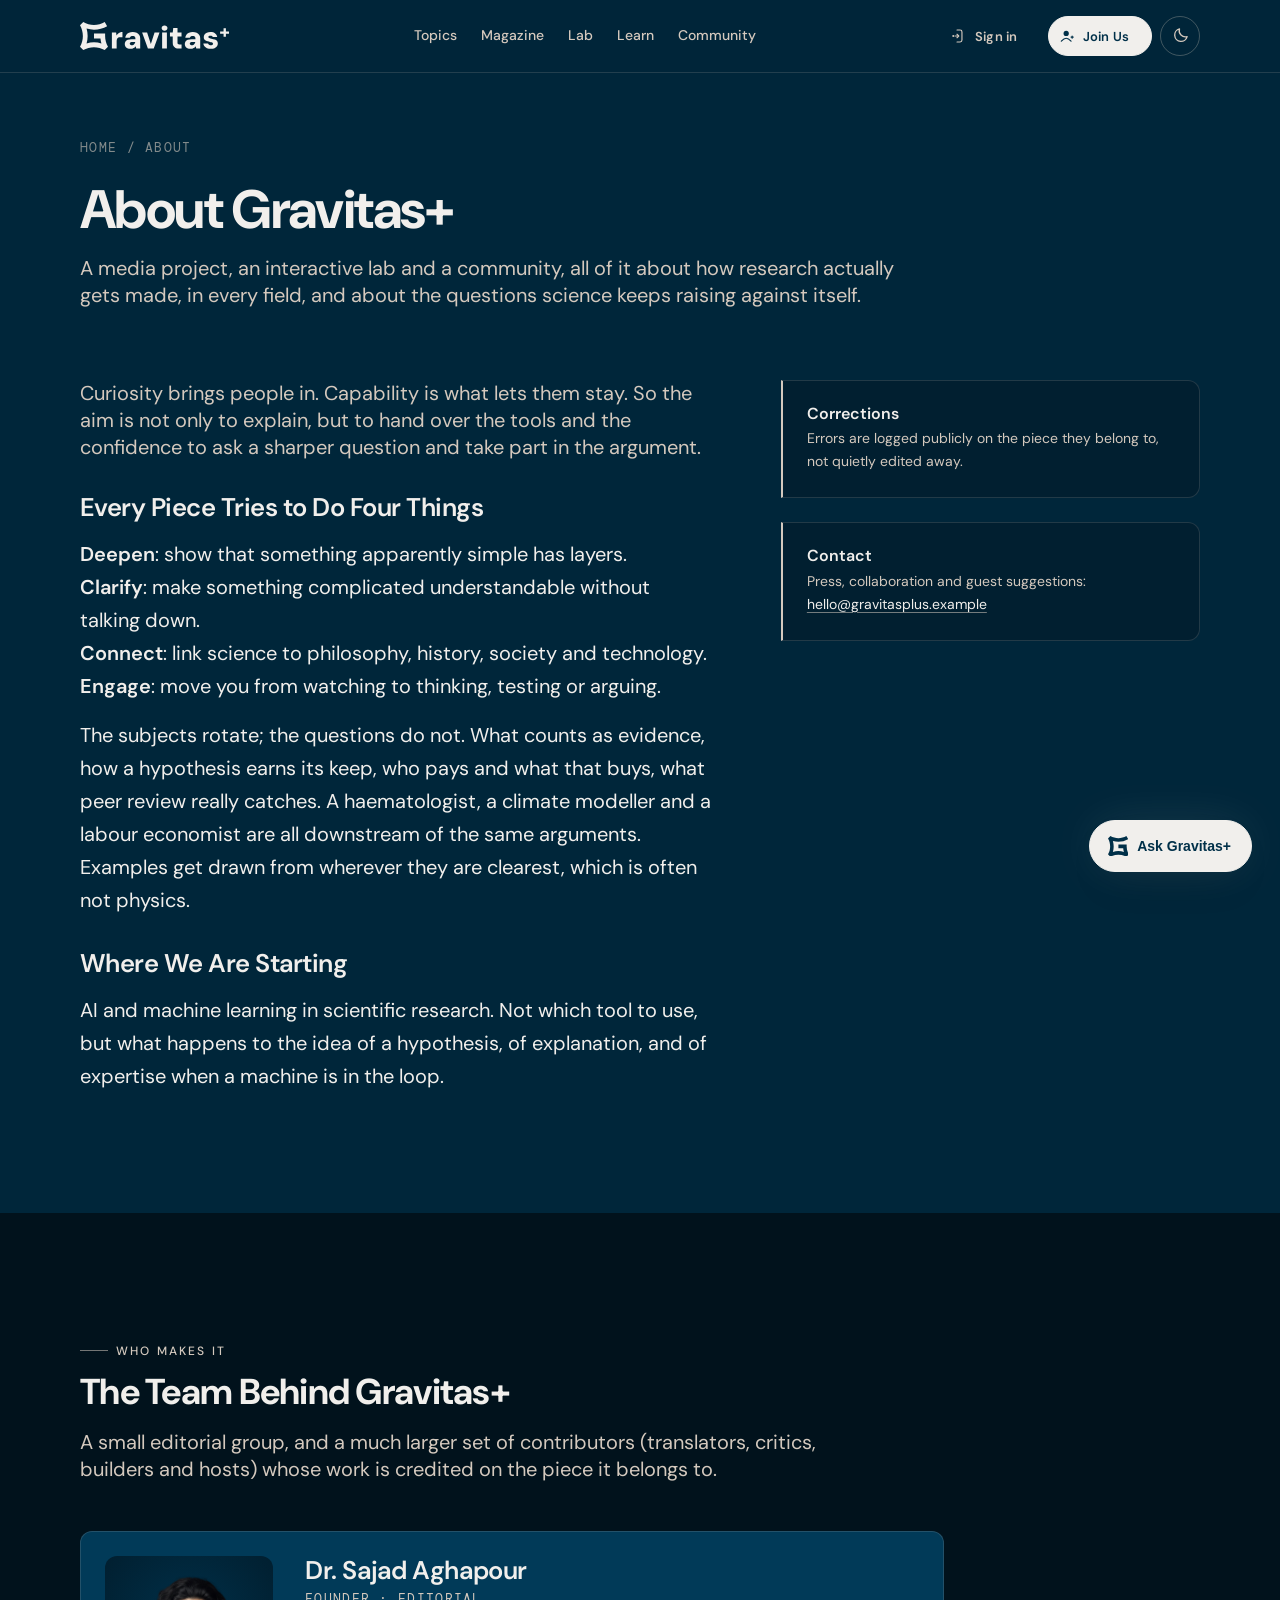
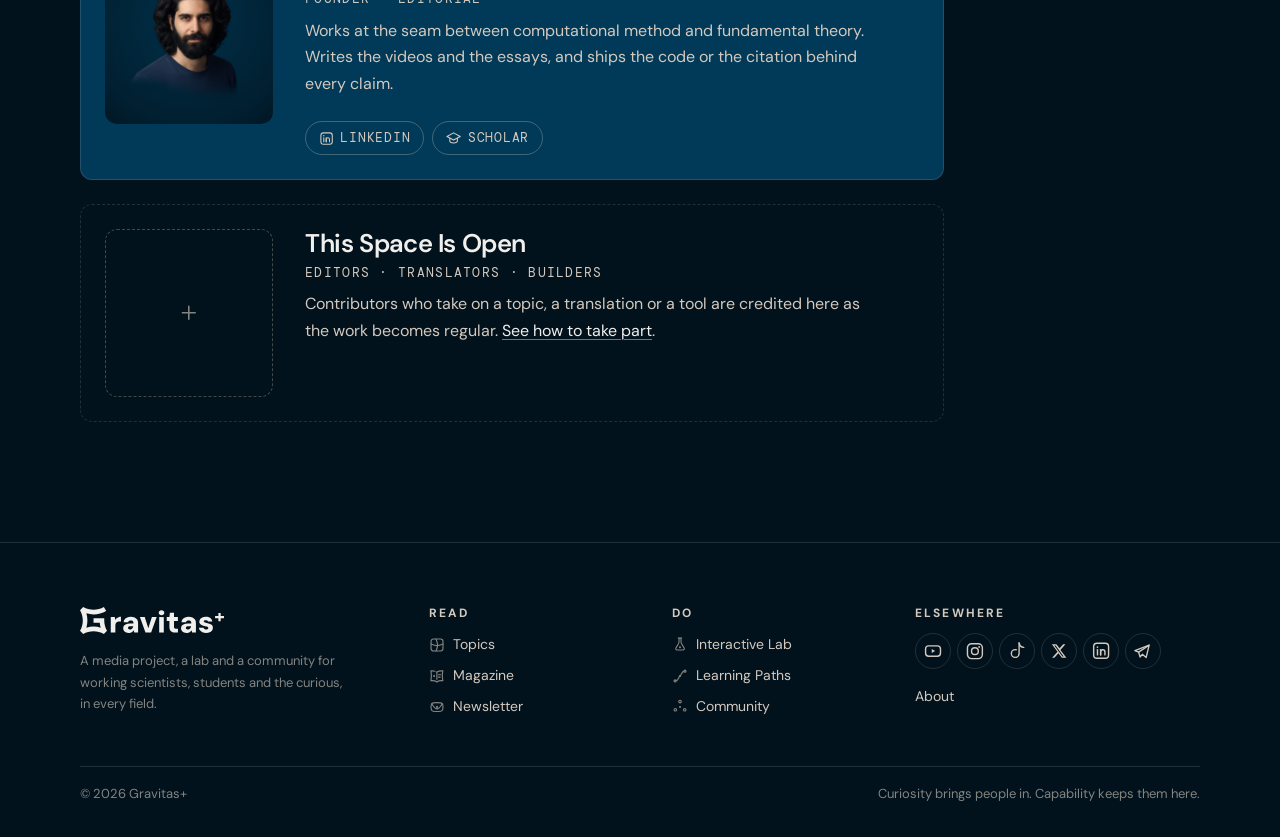
<file: about.html>
<!DOCTYPE html>
<html lang="en">
<head>
<meta charset="utf-8">
<meta name="viewport" content="width=device-width, initial-scale=1">
<script>
/* Theme, resolved before first paint. See assets/site.js for the toggle.
   Dark is the default full stop, not "dark unless your OS says otherwise":
   this is a night sky, and a visitor who has never touched the control should
   see the same site every time rather than one that depends on a setting they
   made for some other app. Only an explicit choice, stored here, overrides it. */
(function(){try{var s=localStorage.getItem('gravitas:theme');
document.documentElement.setAttribute('data-theme',s==='light'?'light':'dark');
}catch(e){document.documentElement.setAttribute('data-theme','dark');}})();
</script>
<title>About · Gravitas+</title>
<meta name="description" content="What Gravitas+ is: a media project, lab and community about how science gets made, in every field.">
<link rel="icon" href="assets/favicon.svg" type="image/svg+xml">
<link rel="mask-icon" href="assets/monogram.svg" color="#003049">
<meta name="theme-color" content="#00263a">
<link rel="preconnect" href="https://fonts.googleapis.com">
<link rel="preconnect" href="https://fonts.gstatic.com" crossorigin>
<link href="https://fonts.googleapis.com/css2?family=DM+Sans:ital,opsz,wght@0,9..40,100..1000;1,9..40,100..1000&family=DM+Mono:wght@300;400;500&display=swap" rel="stylesheet">
<link rel="stylesheet" href="assets/gravitas.css">
<link rel="stylesheet" href="assets/site.css">

<link rel="stylesheet" href="assets/chat.css">
</head>
<body class="is-overview">
<a class="g-skip-link" href="#main">Skip to content</a>
<header class="g-header">
  <div class="g-container g-header__inner">
    <a class="g-logo" href="index.html" aria-label="Gravitas+ home"><svg id="Layer_2" data-name="Layer 2" xmlns="http://www.w3.org/2000/svg" viewBox="0 0 630.63 118.24" fill="currentColor">
  <g id="Layer_1-2" data-name="Layer 1">
    <g>
      <path d="M106.06,49.06h-46.96v20.16h27.29c.65,7.22,2.02,14.31,4.03,21.24-20.24-5.97-42.41-5.97-62.6,0,2.94-10.12,4.47-20.68,4.47-31.32s-1.53-21.2-4.47-31.32c10.12,2.98,20.64,4.51,31.28,4.51,19.55,0,38.7-5.16,55.47-14.88L104.45.04c-13.71,7.94-29.39,12.13-45.35,12.13S27.49,7.98,13.79,0L0,13.79c7.94,13.71,12.13,29.39,12.13,45.35S7.94,90.78,0,104.45l13.79,13.79c13.67-7.94,29.35-12.13,45.31-12.13s31.6,4.19,45.35,12.13l13.79-13.79c-7.98-13.67-12.17-29.35-12.17-45.31v-10.08Z"/>
      <path d="M160.51,49.21c-2.41,2.06-4.52,4.52-6.3,7.38l-1.74-12.34h-17.84v67.6h20.12v-30.18c0-3.4.4-6.24,1.21-8.52.8-2.28,2.01-4.09,3.62-5.43,1.61-1.34,3.49-2.3,5.63-2.89,2.15-.58,4.56-.87,7.24-.87h6.84v-21.33c-3.85,0-7.33.58-10.46,1.74-3.13,1.17-5.9,2.78-8.32,4.83Z"/>
      <path d="M239.25,45.72c-4.74-2.05-10.33-3.08-16.77-3.08-5.9,0-11.15,1.03-15.76,3.08-4.61,2.06-8.25,4.87-10.93,8.45-2.68,3.57-4.25,7.78-4.69,12.61h19.31c.54-2.68,1.88-4.67,4.02-5.97,2.15-1.3,4.78-1.94,7.91-1.94,2.95,0,5.28.49,6.98,1.48,1.7.98,2.93,2.48,3.69,4.49.76,2.01,1.14,4.54,1.14,7.58h-16.23c-6.71,0-12.18.9-16.43,2.68-4.25,1.79-7.38,4.27-9.39,7.44-2.01,3.17-3.02,6.73-3.02,10.66s.87,7.16,2.61,10.2c1.74,3.04,4.47,5.48,8.18,7.31,3.71,1.83,8.34,2.75,13.88,2.75,2.68,0,5.09-.27,7.24-.81,2.15-.54,4.11-1.31,5.91-2.35,1.79-1.03,3.35-2.23,4.69-3.62,1.34-1.39,2.5-2.93,3.49-4.63l2.41,9.79h16.77v-41.85c0-5.99-1.32-11.02-3.96-15.09-2.64-4.07-6.33-7.13-11.07-9.19ZM231.54,89.78c-.76,1.66-1.74,3.11-2.95,4.36-1.2,1.25-2.61,2.24-4.22,2.95-1.61.72-3.44,1.07-5.5,1.07-1.61,0-3.06-.27-4.36-.81-1.3-.54-2.33-1.3-3.09-2.28s-1.14-2.23-1.14-3.76c0-1.34.33-2.57,1-3.69.67-1.11,1.77-1.96,3.29-2.55,1.52-.58,3.4-.87,5.63-.87h13.01c-.36,2.06-.92,3.91-1.68,5.57Z"/>
      <polygon points="299.2 92.93 283.38 44.25 262.32 44.25 286.73 111.85 311.41 111.85 335.82 44.25 314.9 44.25 299.2 92.93"/>
      <path d="M365.8,17.69c-2.28-2.05-5.26-3.08-8.92-3.08s-6.48,1.03-8.72,3.08c-2.24,2.06-3.35,4.7-3.35,7.92s1.11,5.72,3.35,7.78c2.24,2.05,5.14,3.08,8.72,3.08s6.64-1.03,8.92-3.08c2.28-2.06,3.42-4.65,3.42-7.78s-1.14-5.86-3.42-7.92Z"/>
      <rect x="346.82" y="44.25" width="20.12" height="67.6"/>
      <path d="M413.55,93.14c-1.21-1.12-1.81-3.02-1.81-5.7v-26.42h17.03v-16.77h-17.03v-19.05h-17.98l-2.15,19.05h-11.67v16.77h11.67v26.16c0,6.17,1.03,11.05,3.09,14.62,2.06,3.57,4.96,6.15,8.72,7.71,3.76,1.56,8.05,2.35,12.88,2.35h12.61v-17.03h-9.12c-2.95,0-5.03-.56-6.24-1.68Z"/>
      <path d="M492.75,45.72c-4.74-2.05-10.33-3.08-16.77-3.08-5.9,0-11.15,1.03-15.76,3.08-4.61,2.06-8.25,4.87-10.93,8.45-2.68,3.57-4.25,7.78-4.69,12.61h19.31c.54-2.68,1.88-4.67,4.02-5.97,2.15-1.3,4.78-1.94,7.91-1.94,2.95,0,5.28.49,6.98,1.48,1.7.98,2.93,2.48,3.69,4.49.76,2.01,1.14,4.54,1.14,7.58h-16.23c-6.71,0-12.18.9-16.43,2.68-4.25,1.79-7.38,4.27-9.39,7.44-2.01,3.17-3.02,6.73-3.02,10.66s.87,7.16,2.61,10.2,4.47,5.48,8.18,7.31c3.71,1.83,8.34,2.75,13.88,2.75,2.68,0,5.09-.27,7.24-.81,2.15-.54,4.11-1.31,5.9-2.35,1.79-1.03,3.35-2.23,4.69-3.62,1.34-1.39,2.5-2.93,3.49-4.63l2.41,9.79h16.77v-41.85c0-5.99-1.32-11.02-3.96-15.09-2.64-4.07-6.33-7.13-11.07-9.19ZM485.04,89.78c-.76,1.66-1.74,3.11-2.95,4.36-1.2,1.25-2.61,2.24-4.22,2.95-1.61.72-3.44,1.07-5.5,1.07-1.61,0-3.06-.27-4.36-.81-1.3-.54-2.33-1.3-3.09-2.28-.76-.98-1.14-2.23-1.14-3.76,0-1.34.33-2.57,1-3.69.67-1.11,1.77-1.96,3.29-2.55,1.52-.58,3.4-.87,5.63-.87h13.01c-.36,2.06-.92,3.91-1.68,5.57Z"/>
      <path d="M569.27,73.96c-3.98-1.39-8.7-2.61-14.15-3.69-2.78-.54-5.15-1.14-7.11-1.81-1.97-.67-3.47-1.45-4.49-2.35-1.03-.89-1.54-1.88-1.54-2.95,0-1.52.76-2.79,2.28-3.82,1.52-1.03,3.71-1.54,6.57-1.54s4.98.49,6.64,1.47c1.65.99,2.75,2.37,3.29,4.16h18.78c-.9-6.35-3.78-11.4-8.65-15.15-4.87-3.76-11.51-5.63-19.92-5.63-5.99,0-11.11.96-15.36,2.88-4.25,1.93-7.46,4.49-9.66,7.71-2.19,3.22-3.28,6.84-3.28,10.87,0,3.49.71,6.33,2.15,8.52,1.43,2.19,3.4,4.02,5.9,5.5,2.5,1.48,5.34,2.66,8.52,3.55,3.17.89,6.37,1.74,9.59,2.55,2.77.54,5.14,1.12,7.11,1.74,1.96.63,3.46,1.37,4.49,2.22,1.03.85,1.54,2.12,1.54,3.82,0,1.07-.33,2.1-1,3.08-.67.98-1.72,1.77-3.15,2.35-1.43.58-3.22.87-5.37.87s-4.16-.36-5.77-1.07c-1.61-.71-2.88-1.68-3.82-2.88-.94-1.21-1.59-2.53-1.94-3.96h-19.98c.35,4.38,1.85,8.29,4.49,11.74,2.64,3.44,6.26,6.19,10.87,8.25,4.6,2.05,10.13,3.09,16.57,3.09,5.9,0,11.06-.98,15.49-2.95,4.42-1.96,7.82-4.63,10.19-7.98,2.37-3.35,3.56-7.22,3.56-11.6,0-4.74-1.14-8.4-3.42-11-2.28-2.59-5.41-4.58-9.39-5.97Z"/>
      <polygon points="630.63 39.65 616.16 39.65 616.16 26.52 606.31 26.52 606.31 39.65 591.77 39.65 591.77 49.43 606.31 49.43 606.31 62.65 616.16 62.65 616.16 49.43 630.63 49.43 630.63 39.65"/>
    </g>
  </g>
</svg></a>
    <nav class="g-nav" aria-label="Primary"><a class="g-nav__link" href="topics.html"><svg class="g-ic g-nav__ic" viewBox="0 0 24 24" aria-hidden="true" fill="none" stroke="currentColor" stroke-linecap="round" stroke-linejoin="round" shape-rendering="geometricPrecision"><g transform="translate(2.282 2.283) scale(1.0407)" stroke-width="1.634"><rect x=".75" y=".75" width="17.2" height="17.2" rx="3.4" ry="3.4"/><path d="M.85,7.95c3.5,1.5,6,2.3,8.5,2.3s5-.8,8.5-2.3"/><path d="M7.95.85c1.5,3.5,2.3,6,2.3,8.5s-.8,5-2.3,8.5"/></g></svg>Topics</a><a class="g-nav__link" href="magazine.html"><svg class="g-ic g-nav__ic" viewBox="0 0 24 24" aria-hidden="true" fill="none" stroke="currentColor" stroke-linecap="round" stroke-linejoin="round" shape-rendering="geometricPrecision"><g transform="translate(1.971 3.385) scale(1.17763)" stroke-width="1.444"><path d="M8.35,2.33c2-1.3,4.5-1.8,7.6-1.5l-.11.58c-.73,3.91-.7,7.93.11,11.82h0c-3.1-.3-5.6.2-7.6,1.5"/><path d="M8.35,2.33v9.24"/><path d="M8.35,14.73c-2-1.3-4.5-1.8-7.6-1.5h0c.81-3.9.84-7.91.11-11.82l-.11-.58c1.98-.19,3.72-.06,5.23.41"/><path d="M10.38,5.74h3.1"/><path d="M10.38,8.74h2.2"/><circle cx="4.85" cy="7.24" r="1.316" fill="currentColor" stroke="none"/></g></svg>Magazine</a><a class="g-nav__link" href="lab.html"><svg class="g-ic g-nav__ic" viewBox="0 0 24 24" aria-hidden="true" fill="none" stroke="currentColor" stroke-linecap="round" stroke-linejoin="round" shape-rendering="geometricPrecision"><g transform="translate(4.844 0.9) scale(0.972826)" stroke-width="1.747"><path d="M4.7.75h5.2"/><path d="M5.9.75c0,8.29.39,6.94-4.03,13.95l-.79,1.25c-.89,1.41.12,3.2,1.8,3.2h9.04c1.68,0,2.69-1.79,1.8-3.2l-.79-1.25c-4.42-7.01-4.03-5.66-4.03-13.95"/><circle cx="7.3" cy="14.8" r="1.593" fill="currentColor" stroke="none"/></g></svg>Lab</a><a class="g-nav__link" href="learn.html"><svg class="g-ic g-nav__ic" viewBox="0 0 24 24" aria-hidden="true" fill="none" stroke="currentColor" stroke-linecap="round" stroke-linejoin="round" shape-rendering="geometricPrecision"><g transform="translate(2.353 2.45) scale(0.962366)" stroke-width="1.766"><path d="M4.45,17.15c3-.8,3.2-5.8,5.6-7.2"/><path d="M10.05,9.95c2.4-1.4,2.6-6.4,5.6-7.2"/><circle cx="2.35" cy="17.55" r="1.6"/><circle cx="17.75" cy="2.35" r="1.6"/><circle cx="10.05" cy="9.95" r="1.611" fill="currentColor" stroke="none"/></g></svg>Learn</a><a class="g-nav__link" href="community.html"><svg class="g-ic g-nav__ic" viewBox="0 0 24 24" aria-hidden="true" fill="none" stroke="currentColor" stroke-linecap="round" stroke-linejoin="round" shape-rendering="geometricPrecision"><g transform="translate(2.252 1.167) scale(1.09681)" stroke-width="1.55"><circle cx="8.91" cy="2.5" r="1.75"/><circle cx="15.32" cy="13.6" r="1.75"/><circle cx="2.5" cy="13.6" r="1.75"/><circle cx="8.91" cy="9.9" r="1.413" fill="currentColor" stroke="none"/></g></svg>Community</a><span class="g-nav__sep" aria-hidden="true"></span><a class="g-nav__link gh-nav-signin" href="account.html#in"><svg class="g-ic g-nav__ic g-ic--signin" viewBox="0 0 24 24" aria-hidden="true" fill="none" stroke="currentColor" stroke-linecap="round" stroke-linejoin="round" shape-rendering="geometricPrecision"><g transform="translate(2.7 2.349) scale(0.967568)" stroke-width="1.757"><path d="M6.55.75h4.75c1.6,0,2.9,1.3,2.9,2.9v12.7c0,1.6-1.3,2.9-2.9,2.9h-4.75"/><path d="M3.55,10h5.4"/><path d="M6.55,7.3l2.7,2.7-2.7,2.7"/><circle cx="0.77" cy="10" r="1.602" fill="currentColor" stroke="none"/></g></svg>Sign in</a><a class="g-btn g-btn--primary g-btn--sm g-btn--lead gh-nav-join" href="community.html#join"><svg class="g-btn__icon" viewBox="0 0 24 24" aria-hidden="true" fill="none" stroke="currentColor" stroke-linecap="round" stroke-linejoin="round" shape-rendering="geometricPrecision"><g transform="translate(2.662 4.159) scale(1.11875)" stroke-width="1.52"><path d="M13.75,8.5h3M15.25,7v3"/><path d="M13.75,14c-2.41-2.67-4.53-4-6.5-4s-4.09,1.33-6.5,4"/><circle cx="7.25" cy="3.5" r="3.5" fill="currentColor" stroke="none"/></g></svg><span>Join Us</span></a></nav>
    <div class="gh-actions">
      <a class="g-btn g-btn--ghost g-btn--sm g-btn--lead gh-signin" href="account.html#in"><svg class="g-btn__icon" viewBox="0 0 24 24" aria-hidden="true" fill="none" stroke="currentColor" stroke-linecap="round" stroke-linejoin="round" shape-rendering="geometricPrecision"><g transform="translate(2.7 2.349) scale(0.967568)" stroke-width="1.757"><path d="M6.55.75h4.75c1.6,0,2.9,1.3,2.9,2.9v12.7c0,1.6-1.3,2.9-2.9,2.9h-4.75"/><path d="M3.55,10h5.4"/><path d="M6.55,7.3l2.7,2.7-2.7,2.7"/><circle cx="0.77" cy="10" r="1.602" fill="currentColor" stroke="none"/></g></svg><span>Sign in</span></a>
      <!-- The header CTA is the site's single loudest control, and it used to
           point at a mailing list. The community is the thing this project is
           actually for, so it gets the slot. -->
      <a class="g-btn g-btn--primary g-btn--sm g-btn--lead lp-header__cta" href="community.html#join" aria-label="Join the Gravitas+ community">
        <svg class="g-btn__icon" viewBox="0 0 24 24" aria-hidden="true" fill="none" stroke="currentColor" stroke-linecap="round" stroke-linejoin="round" shape-rendering="geometricPrecision"><g transform="translate(2.662 4.159) scale(1.11875)" stroke-width="1.52"><path d="M13.75,8.5h3M15.25,7v3"/><path d="M13.75,14c-2.41-2.67-4.53-4-6.5-4s-4.09,1.33-6.5,4"/><circle cx="7.25" cy="3.5" r="3.5" fill="currentColor" stroke="none"/></g></svg>
        <span>Join Us</span>
      </a>
      <button class="theme-toggle" type="button" aria-pressed="false" aria-label="Switch colour theme" title="Switch colour theme">
        <svg class="ic-moon" viewBox="0 0 24 24" shape-rendering="geometricPrecision" fill="none" stroke="currentColor" stroke-width="1.8" stroke-linecap="round" stroke-linejoin="round" aria-hidden="true"><!-- The crescent sits centred by bounding box but not by mass: its area centroid measures (9.97, 14.03) against a 12,12 viewBox centre, which is why it read as low and left inside a circular button. Shifted part of the way back: correcting the full 2.03 would push the upper tip out of the box, so this splits the difference between the two centres, which is what optical centring is. --><g transform="translate(1.476 -1.425)"><path d="M20 14.2A8.2 8.2 0 0 1 9.8 4a8.4 8.4 0 1 0 10.2 10.2z"/></g></svg>
        <svg class="ic-sun" viewBox="0 0 24 24" shape-rendering="geometricPrecision" fill="none" stroke="currentColor" stroke-width="1.8" stroke-linecap="round" aria-hidden="true"><circle cx="12" cy="12" r="4.1"/><path d="M12 2.6v2.2M12 19.2v2.2M2.6 12h2.2M19.2 12h2.2M5.4 5.4l1.6 1.6M17 17l1.6 1.6M18.6 5.4 17 7M7 17l-1.6 1.6"/></svg>
      </button>
      <button class="lp-menu-btn" aria-label="Menu" aria-expanded="false">
        <svg width="20" height="20" viewBox="0 0 24 24" fill="none" stroke="currentColor" stroke-width="2"><path d="M4 7h16M4 12h16M4 17h16"/></svg>
      </button>
    </div>
  </div>
</header>
<main id="main">
<section class="page-head"><div class="g-container">
      <p class="crumb"><a href="index.html">Home</a> / About</p><h1>About Gravitas+</h1><p class="g-lead">A media project, an interactive lab and a community, all of it about how research actually gets made, in every field, and about the questions science keeps raising against itself.</p>
    </div></section>
<section class="g-section g-section--continues"><div class="g-container"><div class="split">
    <article class="g-prose rv">
      <p class="g-lead">Curiosity brings people in. Capability is what lets them stay. So the aim
        is not only to explain, but to hand over the tools and the confidence to ask a sharper
        question and take part in the argument.</p>
      <h3>Every Piece Tries to Do Four Things</h3>
      <p><b>Deepen</b>: show that something apparently simple has layers.<br>
         <b>Clarify</b>: make something complicated understandable without talking down.<br>
         <b>Connect</b>: link science to philosophy, history, society and technology.<br>
         <b>Engage</b>: move you from watching to thinking, testing or arguing.</p>
      <p>The subjects rotate; the questions do not. What counts as evidence, how a hypothesis
        earns its keep, who pays and what that buys, what peer review really catches. A haematologist, a climate modeller and a labour economist are all downstream of the
        same arguments. Examples get drawn from wherever they are clearest, which is often
        not physics.</p>
      <h3>Where We Are Starting</h3>
      <p>AI and machine learning in scientific research. Not which tool to use, but what happens to the
        idea of a hypothesis, of explanation, and of expertise when a machine is in the loop.</p>
    </article>
    <aside class="aside">
      <div class="callout"><h4>Corrections</h4>
        <p>Errors are logged publicly on the piece they belong to, not quietly edited away.</p></div>
      <div class="callout g-mt-md"><h4>Contact</h4>
        <p>Press, collaboration and guest suggestions: <a href="mailto:hello@gravitasplus.example" target="_blank" rel="noopener">hello@gravitasplus.example</a></p></div>
    </aside>
  </div></div></section>

<section class="g-section g-section--deep"><div class="g-container">
  <div class="lp-head rv"><div class="g-section-head" style="margin-bottom:0">
      <p class="g-eyebrow">Who makes it</p><h2>The Team Behind Gravitas+</h2></div></div>
  <p class="g-lead" style="max-width:56ch;margin-bottom:var(--g-space-xl)">A small editorial group,
    and a much larger set of contributors (translators, critics, builders and hosts) whose work is
    credited on the piece it belongs to.</p>
  <ul class="team">
    <li class="person">
      <img class="person__pic" src="assets/creator.png" width="320" height="320"
           alt="Dr. Sajad Aghapour" loading="lazy">
      <div class="person__body">
        <h3>Dr. Sajad Aghapour</h3>
        <p class="person__role">Founder &middot; Editorial</p>
        <p>Works at the seam between computational method and fundamental theory. Writes the videos
          and the essays, and ships the code or the citation behind every claim.</p>
        <div class="person__links">
          <a href="https://www.linkedin.com/in/sajad-aghapour/" target="_blank" rel="noopener"
             aria-label="Sajad Aghapour on LinkedIn">
            <svg viewBox="0 0 24 24" shape-rendering="geometricPrecision" fill="none" stroke="currentColor" stroke-width="1.7"
                 stroke-linecap="round" aria-hidden="true"><rect x="3" y="3" width="18" height="18" rx="4"/>
              <path d="M7.6 10.6V17"/><circle cx="7.6" cy="7.5" r="1.05" fill="currentColor" stroke="none"/>
              <path d="M11.4 17v-3.6a2.6 2.6 0 0 1 5.2 0V17"/><path d="M11.4 17v-6.4"/></svg>
            <span>LinkedIn</span></a>
          <a href="https://scholar.google.com/citations?user=iJHYyfMAAAAJ&amp;hl=en" target="_blank"
             rel="noopener" aria-label="Sajad Aghapour on Google Scholar">
            <svg viewBox="0 0 24 24" shape-rendering="geometricPrecision" fill="none" stroke="currentColor" stroke-width="1.7"
                 stroke-linejoin="round" aria-hidden="true">
              <path d="M12 3 1.5 8.6 12 14.2l10.5-5.6L12 3z"/>
              <path d="M6 11.2v4.4c0 1.9 2.7 3.4 6 3.4s6-1.5 6-3.4v-4.4"/></svg>
            <span>Scholar</span></a>
        </div>
      </div>
    </li>
    <li class="person is-open">
      <div class="person__pic person__pic--open" aria-hidden="true">
        <svg viewBox="0 0 24 24" fill="none" stroke="currentColor" stroke-width="1.5"
             stroke-linecap="round"><path d="M12 6v12M6 12h12"/></svg>
      </div>
      <div class="person__body">
        <h3>This Space Is Open</h3>
        <p class="person__role">Editors &middot; Translators &middot; Builders</p>
        <p>Contributors who take on a topic, a translation or a tool are credited here as the work
          becomes regular. <a href="community.html">See how to take part</a>.</p>
      </div>
    </li>
  </ul></div></section>

</main>
<footer class="g-footer">
  <div class="g-container">
    <div class="g-footer__grid">
      <div>
        <div style="width:9rem"><svg id="Layer_2" data-name="Layer 2" xmlns="http://www.w3.org/2000/svg" viewBox="0 0 630.63 118.24" fill="currentColor">
  <g id="Layer_1-2" data-name="Layer 1">
    <g>
      <path d="M106.06,49.06h-46.96v20.16h27.29c.65,7.22,2.02,14.31,4.03,21.24-20.24-5.97-42.41-5.97-62.6,0,2.94-10.12,4.47-20.68,4.47-31.32s-1.53-21.2-4.47-31.32c10.12,2.98,20.64,4.51,31.28,4.51,19.55,0,38.7-5.16,55.47-14.88L104.45.04c-13.71,7.94-29.39,12.13-45.35,12.13S27.49,7.98,13.79,0L0,13.79c7.94,13.71,12.13,29.39,12.13,45.35S7.94,90.78,0,104.45l13.79,13.79c13.67-7.94,29.35-12.13,45.31-12.13s31.6,4.19,45.35,12.13l13.79-13.79c-7.98-13.67-12.17-29.35-12.17-45.31v-10.08Z"/>
      <path d="M160.51,49.21c-2.41,2.06-4.52,4.52-6.3,7.38l-1.74-12.34h-17.84v67.6h20.12v-30.18c0-3.4.4-6.24,1.21-8.52.8-2.28,2.01-4.09,3.62-5.43,1.61-1.34,3.49-2.3,5.63-2.89,2.15-.58,4.56-.87,7.24-.87h6.84v-21.33c-3.85,0-7.33.58-10.46,1.74-3.13,1.17-5.9,2.78-8.32,4.83Z"/>
      <path d="M239.25,45.72c-4.74-2.05-10.33-3.08-16.77-3.08-5.9,0-11.15,1.03-15.76,3.08-4.61,2.06-8.25,4.87-10.93,8.45-2.68,3.57-4.25,7.78-4.69,12.61h19.31c.54-2.68,1.88-4.67,4.02-5.97,2.15-1.3,4.78-1.94,7.91-1.94,2.95,0,5.28.49,6.98,1.48,1.7.98,2.93,2.48,3.69,4.49.76,2.01,1.14,4.54,1.14,7.58h-16.23c-6.71,0-12.18.9-16.43,2.68-4.25,1.79-7.38,4.27-9.39,7.44-2.01,3.17-3.02,6.73-3.02,10.66s.87,7.16,2.61,10.2c1.74,3.04,4.47,5.48,8.18,7.31,3.71,1.83,8.34,2.75,13.88,2.75,2.68,0,5.09-.27,7.24-.81,2.15-.54,4.11-1.31,5.91-2.35,1.79-1.03,3.35-2.23,4.69-3.62,1.34-1.39,2.5-2.93,3.49-4.63l2.41,9.79h16.77v-41.85c0-5.99-1.32-11.02-3.96-15.09-2.64-4.07-6.33-7.13-11.07-9.19ZM231.54,89.78c-.76,1.66-1.74,3.11-2.95,4.36-1.2,1.25-2.61,2.24-4.22,2.95-1.61.72-3.44,1.07-5.5,1.07-1.61,0-3.06-.27-4.36-.81-1.3-.54-2.33-1.3-3.09-2.28s-1.14-2.23-1.14-3.76c0-1.34.33-2.57,1-3.69.67-1.11,1.77-1.96,3.29-2.55,1.52-.58,3.4-.87,5.63-.87h13.01c-.36,2.06-.92,3.91-1.68,5.57Z"/>
      <polygon points="299.2 92.93 283.38 44.25 262.32 44.25 286.73 111.85 311.41 111.85 335.82 44.25 314.9 44.25 299.2 92.93"/>
      <path d="M365.8,17.69c-2.28-2.05-5.26-3.08-8.92-3.08s-6.48,1.03-8.72,3.08c-2.24,2.06-3.35,4.7-3.35,7.92s1.11,5.72,3.35,7.78c2.24,2.05,5.14,3.08,8.72,3.08s6.64-1.03,8.92-3.08c2.28-2.06,3.42-4.65,3.42-7.78s-1.14-5.86-3.42-7.92Z"/>
      <rect x="346.82" y="44.25" width="20.12" height="67.6"/>
      <path d="M413.55,93.14c-1.21-1.12-1.81-3.02-1.81-5.7v-26.42h17.03v-16.77h-17.03v-19.05h-17.98l-2.15,19.05h-11.67v16.77h11.67v26.16c0,6.17,1.03,11.05,3.09,14.62,2.06,3.57,4.96,6.15,8.72,7.71,3.76,1.56,8.05,2.35,12.88,2.35h12.61v-17.03h-9.12c-2.95,0-5.03-.56-6.24-1.68Z"/>
      <path d="M492.75,45.72c-4.74-2.05-10.33-3.08-16.77-3.08-5.9,0-11.15,1.03-15.76,3.08-4.61,2.06-8.25,4.87-10.93,8.45-2.68,3.57-4.25,7.78-4.69,12.61h19.31c.54-2.68,1.88-4.67,4.02-5.97,2.15-1.3,4.78-1.94,7.91-1.94,2.95,0,5.28.49,6.98,1.48,1.7.98,2.93,2.48,3.69,4.49.76,2.01,1.14,4.54,1.14,7.58h-16.23c-6.71,0-12.18.9-16.43,2.68-4.25,1.79-7.38,4.27-9.39,7.44-2.01,3.17-3.02,6.73-3.02,10.66s.87,7.16,2.61,10.2,4.47,5.48,8.18,7.31c3.71,1.83,8.34,2.75,13.88,2.75,2.68,0,5.09-.27,7.24-.81,2.15-.54,4.11-1.31,5.9-2.35,1.79-1.03,3.35-2.23,4.69-3.62,1.34-1.39,2.5-2.93,3.49-4.63l2.41,9.79h16.77v-41.85c0-5.99-1.32-11.02-3.96-15.09-2.64-4.07-6.33-7.13-11.07-9.19ZM485.04,89.78c-.76,1.66-1.74,3.11-2.95,4.36-1.2,1.25-2.61,2.24-4.22,2.95-1.61.72-3.44,1.07-5.5,1.07-1.61,0-3.06-.27-4.36-.81-1.3-.54-2.33-1.3-3.09-2.28-.76-.98-1.14-2.23-1.14-3.76,0-1.34.33-2.57,1-3.69.67-1.11,1.77-1.96,3.29-2.55,1.52-.58,3.4-.87,5.63-.87h13.01c-.36,2.06-.92,3.91-1.68,5.57Z"/>
      <path d="M569.27,73.96c-3.98-1.39-8.7-2.61-14.15-3.69-2.78-.54-5.15-1.14-7.11-1.81-1.97-.67-3.47-1.45-4.49-2.35-1.03-.89-1.54-1.88-1.54-2.95,0-1.52.76-2.79,2.28-3.82,1.52-1.03,3.71-1.54,6.57-1.54s4.98.49,6.64,1.47c1.65.99,2.75,2.37,3.29,4.16h18.78c-.9-6.35-3.78-11.4-8.65-15.15-4.87-3.76-11.51-5.63-19.92-5.63-5.99,0-11.11.96-15.36,2.88-4.25,1.93-7.46,4.49-9.66,7.71-2.19,3.22-3.28,6.84-3.28,10.87,0,3.49.71,6.33,2.15,8.52,1.43,2.19,3.4,4.02,5.9,5.5,2.5,1.48,5.34,2.66,8.52,3.55,3.17.89,6.37,1.74,9.59,2.55,2.77.54,5.14,1.12,7.11,1.74,1.96.63,3.46,1.37,4.49,2.22,1.03.85,1.54,2.12,1.54,3.82,0,1.07-.33,2.1-1,3.08-.67.98-1.72,1.77-3.15,2.35-1.43.58-3.22.87-5.37.87s-4.16-.36-5.77-1.07c-1.61-.71-2.88-1.68-3.82-2.88-.94-1.21-1.59-2.53-1.94-3.96h-19.98c.35,4.38,1.85,8.29,4.49,11.74,2.64,3.44,6.26,6.19,10.87,8.25,4.6,2.05,10.13,3.09,16.57,3.09,5.9,0,11.06-.98,15.49-2.95,4.42-1.96,7.82-4.63,10.19-7.98,2.37-3.35,3.56-7.22,3.56-11.6,0-4.74-1.14-8.4-3.42-11-2.28-2.59-5.41-4.58-9.39-5.97Z"/>
      <polygon points="630.63 39.65 616.16 39.65 616.16 26.52 606.31 26.52 606.31 39.65 591.77 39.65 591.77 49.43 606.31 49.43 606.31 62.65 616.16 62.65 616.16 49.43 630.63 49.43 630.63 39.65"/>
    </g>
  </g>
</svg></div>
        <p class="g-mt-sm g-subtle" style="font-size:var(--g-fs-caption);max-width:30ch">
          A media project, a lab and a community for working scientists, students and
          the curious, in every field.</p>
      </div>
      <div><h5 class="g-footer__heading">Read</h5>
        <div class="g-stack g-stack--xs g-stack--ic"><a href="topics.html"><svg class="g-ic g-ic--sm" viewBox="0 0 24 24" aria-hidden="true" fill="none" stroke="currentColor" stroke-linecap="round" stroke-linejoin="round" shape-rendering="geometricPrecision"><g transform="translate(2.282 2.283) scale(1.0407)" stroke-width="1.634"><rect x=".75" y=".75" width="17.2" height="17.2" rx="3.4" ry="3.4"/><path d="M.85,7.95c3.5,1.5,6,2.3,8.5,2.3s5-.8,8.5-2.3"/><path d="M7.95.85c1.5,3.5,2.3,6,2.3,8.5s-.8,5-2.3,8.5"/></g></svg><span>Topics</span></a><a href="magazine.html"><svg class="g-ic g-ic--sm" viewBox="0 0 24 24" aria-hidden="true" fill="none" stroke="currentColor" stroke-linecap="round" stroke-linejoin="round" shape-rendering="geometricPrecision"><g transform="translate(1.971 3.385) scale(1.17763)" stroke-width="1.444"><path d="M8.35,2.33c2-1.3,4.5-1.8,7.6-1.5l-.11.58c-.73,3.91-.7,7.93.11,11.82h0c-3.1-.3-5.6.2-7.6,1.5"/><path d="M8.35,2.33v9.24"/><path d="M8.35,14.73c-2-1.3-4.5-1.8-7.6-1.5h0c.81-3.9.84-7.91.11-11.82l-.11-.58c1.98-.19,3.72-.06,5.23.41"/><path d="M10.38,5.74h3.1"/><path d="M10.38,8.74h2.2"/><circle cx="4.85" cy="7.24" r="1.316" fill="currentColor" stroke="none"/></g></svg><span>Magazine</span></a><a href="newsletter.html"><svg class="g-ic g-ic--sm" viewBox="0 0 24 24" aria-hidden="true" fill="none" stroke="currentColor" stroke-linecap="round" stroke-linejoin="round" shape-rendering="geometricPrecision"><g transform="translate(2.332 4.76) scale(0.994444)" stroke-width="1.709"><path d="M1.98,2.26c2.88,5.22,5.41,7.83,7.77,7.83s4.89-2.61,7.77-7.83"/><path d="M18.39,3.84c.47,2.28.48,4.67,0,7.03-.29,1.44-1.47,2.53-2.92,2.73-3.8.51-7.66.51-11.46,0-1.45-.19-2.62-1.27-2.91-2.7-.47-2.28-.48-4.67,0-7.03.29-1.44,1.47-2.53,2.92-2.73,3.8-.51,7.66-.51,11.46,0,1.45.19,2.62,1.27,2.91,2.7Z"/><circle cx="9.75" cy="7.11" r="1.559" fill="currentColor" stroke="none"/></g></svg><span>Newsletter</span></a></div></div>
      <div><h5 class="g-footer__heading">Do</h5>
        <div class="g-stack g-stack--xs g-stack--ic"><a href="lab.html"><svg class="g-ic g-ic--sm" viewBox="0 0 24 24" aria-hidden="true" fill="none" stroke="currentColor" stroke-linecap="round" stroke-linejoin="round" shape-rendering="geometricPrecision"><g transform="translate(4.844 0.9) scale(0.972826)" stroke-width="1.747"><path d="M4.7.75h5.2"/><path d="M5.9.75c0,8.29.39,6.94-4.03,13.95l-.79,1.25c-.89,1.41.12,3.2,1.8,3.2h9.04c1.68,0,2.69-1.79,1.8-3.2l-.79-1.25c-4.42-7.01-4.03-5.66-4.03-13.95"/><circle cx="7.3" cy="14.8" r="1.593" fill="currentColor" stroke="none"/></g></svg><span>Interactive Lab</span></a><a href="learn.html"><svg class="g-ic g-ic--sm" viewBox="0 0 24 24" aria-hidden="true" fill="none" stroke="currentColor" stroke-linecap="round" stroke-linejoin="round" shape-rendering="geometricPrecision"><g transform="translate(2.353 2.45) scale(0.962366)" stroke-width="1.766"><path d="M4.45,17.15c3-.8,3.2-5.8,5.6-7.2"/><path d="M10.05,9.95c2.4-1.4,2.6-6.4,5.6-7.2"/><circle cx="2.35" cy="17.55" r="1.6"/><circle cx="17.75" cy="2.35" r="1.6"/><circle cx="10.05" cy="9.95" r="1.611" fill="currentColor" stroke="none"/></g></svg><span>Learning Paths</span></a><a href="community.html"><svg class="g-ic g-ic--sm" viewBox="0 0 24 24" aria-hidden="true" fill="none" stroke="currentColor" stroke-linecap="round" stroke-linejoin="round" shape-rendering="geometricPrecision"><g transform="translate(2.252 1.167) scale(1.09681)" stroke-width="1.55"><circle cx="8.91" cy="2.5" r="1.75"/><circle cx="15.32" cy="13.6" r="1.75"/><circle cx="2.5" cy="13.6" r="1.75"/><circle cx="8.91" cy="9.9" r="1.413" fill="currentColor" stroke="none"/></g></svg><span>Community</span></a></div></div>
      <div><h5 class="g-footer__heading">Elsewhere</h5><ul class="lp-social"><li><a class="lp-social__link" href="#" aria-label="YouTube"><svg viewBox="0 0 24 24" shape-rendering="geometricPrecision" fill="none" stroke="currentColor" stroke-width="1.7"><g transform="translate(1.083 1.066) scale(0.9133)" stroke-width="1.861"><rect x="2.2" y="5.2" width="19.6" height="13.6" rx="4.2"/><path d="M10.3 9.4v5.2l4.5-2.6z" fill="currentColor" stroke="none"/></g></svg></a></li><li><a class="lp-social__link" href="#" aria-label="Instagram"><svg viewBox="0 0 24 24" shape-rendering="geometricPrecision" fill="none" stroke="currentColor" stroke-width="1.7"><g transform="translate(-0.043 0.227) scale(0.9944)" stroke-width="1.709"><rect x="3" y="3" width="18" height="18" rx="5"/><circle cx="12" cy="12" r="4.1"/><circle cx="17.1" cy="6.9" r="1.15" fill="currentColor" stroke="none"/></g></svg></a></li><li><a class="lp-social__link" href="#" aria-label="TikTok"><svg viewBox="0 0 24 24" shape-rendering="geometricPrecision" fill="none" stroke="currentColor" stroke-width="1.7" stroke-linecap="round" stroke-linejoin="round"><g transform="translate(-5.639 -2.009) scale(1.2928)" stroke-width="1.282"><path d="M15.6 3.3v9.9a3.6 3.6 0 1 1-3.6-3.6c.3 0 .6 0 .9.1"/><path d="M15.6 3.3c.3 2.3 2 4 4.3 4.2"/></g></svg></a></li><li><a class="lp-social__link" href="#" aria-label="X"><svg viewBox="0 0 24 24" shape-rendering="geometricPrecision" fill="currentColor"><g transform="translate(1.054 1.119) scale(0.9062)"><path d="M17.6 3h3l-6.6 7.6L21.8 21h-5.9l-4.6-6-5.3 6H3l7.1-8.1L2.6 3h6l4.2 5.5L17.6 3zm-1 16.2h1.6L7.5 4.7H5.8l10.8 14.5z"/></g></svg></a></li><li><a class="lp-social__link" href="#" aria-label="LinkedIn"><svg viewBox="0 0 24 24" shape-rendering="geometricPrecision" fill="none" stroke="currentColor" stroke-width="1.7" stroke-linecap="round"><g transform="translate(0.207 -0.239) scale(0.9944)" stroke-width="1.709"><rect x="3" y="3" width="18" height="18" rx="4"/><path d="M7.6 10.6V17"/><circle cx="7.6" cy="7.5" r="1.05" fill="currentColor" stroke="none"/><path d="M11.4 17v-3.6a2.6 2.6 0 0 1 5.2 0V17"/><path d="M11.4 17v-6.4"/></g></svg></a></li><li><a class="lp-social__link" href="#" aria-label="Telegram"><svg viewBox="0 0 24 24" shape-rendering="geometricPrecision" fill="none" stroke="currentColor" stroke-width="1.7" stroke-linejoin="round" stroke-linecap="round"><g transform="translate(-0.334 1.128) scale(0.9290)" stroke-width="1.748"><path d="M21.2 4.2 L2.8 11.2 L7.6 13.2 L9.5 19.4 L12.4 16 L17.4 20 Z"/><path d="M7.6 13.2 L21.2 4.2"/></g></svg></a></li></ul>
        <div class="g-stack g-stack--xs" style="margin-top:var(--g-space-sm)"><a href="about.html">About</a></div></div>
    </div>
    <div class="g-footer__legal">
      <span>&copy; 2026 Gravitas+</span>
      <span>Curiosity brings people in. Capability keeps them here.</span>
    </div>
  </div>
</footer>
<script src="assets/site.js"></script>
<script src="assets/chat.js" defer></script>
</body>
</html>
</file>
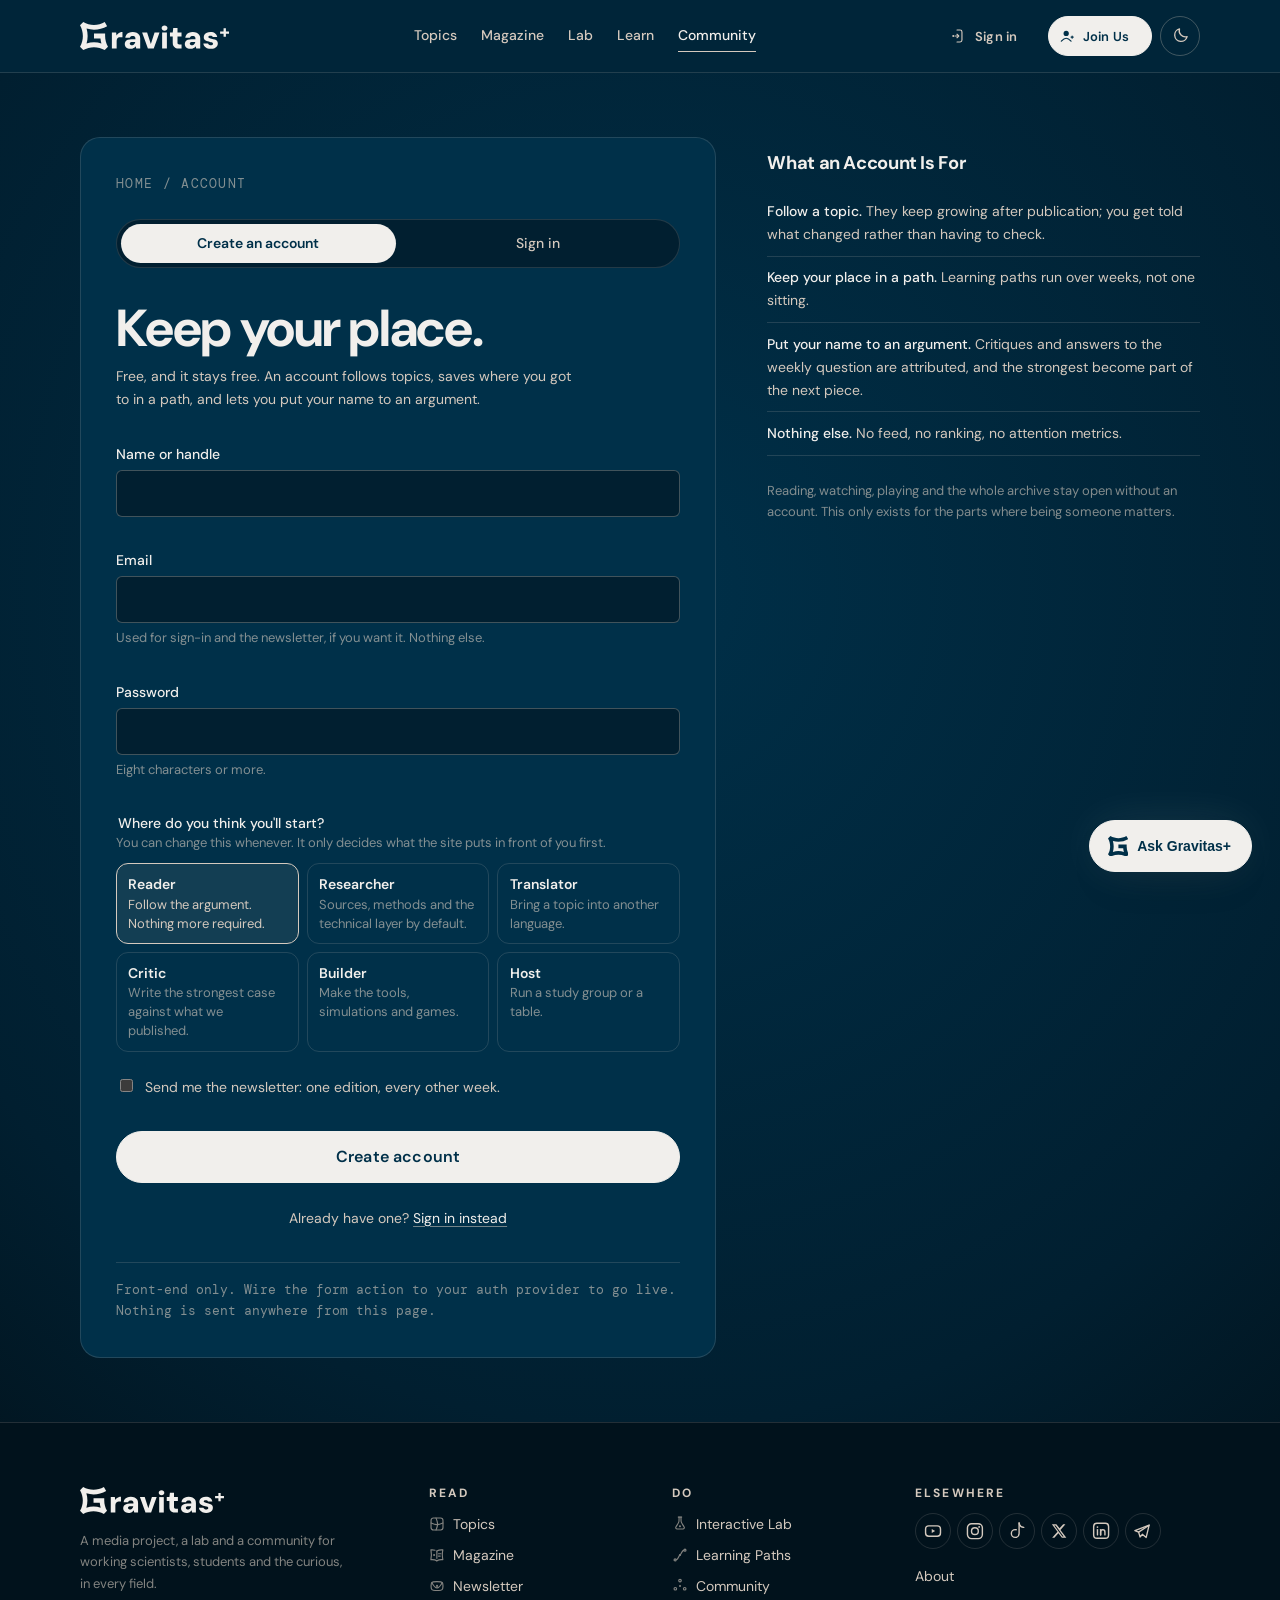
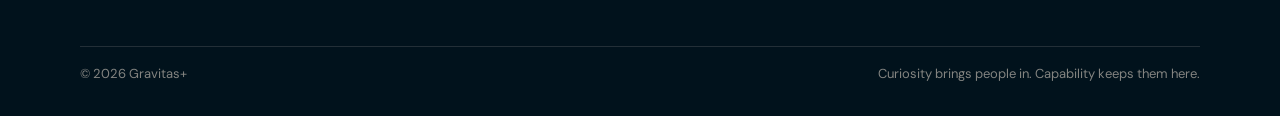
<file: account.html>
<!DOCTYPE html>
<html lang="en">
<head>
<meta charset="utf-8">
<meta name="viewport" content="width=device-width, initial-scale=1">
<script>
/* Theme, resolved before first paint. See assets/site.js for the toggle.
   Dark is the default full stop, not "dark unless your OS says otherwise":
   this is a night sky, and a visitor who has never touched the control should
   see the same site every time rather than one that depends on a setting they
   made for some other app. Only an explicit choice, stored here, overrides it. */
(function(){try{var s=localStorage.getItem('gravitas:theme');
document.documentElement.setAttribute('data-theme',s==='light'?'light':'dark');
}catch(e){document.documentElement.setAttribute('data-theme','dark');}})();
</script>
<title>Sign in or create an account · Gravitas+</title>
<meta name="description" content="Free. An account follows topics, keeps your place in a learning path, and lets you put your name to an argument.">
<link rel="icon" href="assets/favicon.svg" type="image/svg+xml">
<link rel="mask-icon" href="assets/monogram.svg" color="#003049">
<meta name="theme-color" content="#00263a">
<link rel="preconnect" href="https://fonts.googleapis.com">
<link rel="preconnect" href="https://fonts.gstatic.com" crossorigin>
<link href="https://fonts.googleapis.com/css2?family=DM+Sans:ital,opsz,wght@0,9..40,100..1000;1,9..40,100..1000&family=DM+Mono:wght@300;400;500&display=swap" rel="stylesheet">
<link rel="stylesheet" href="assets/gravitas.css">
<link rel="stylesheet" href="assets/site.css">

<link rel="stylesheet" href="assets/chat.css">
</head>
<body class="is-overview">
<a class="g-skip-link" href="#main">Skip to content</a>
<header class="g-header">
  <div class="g-container g-header__inner">
    <a class="g-logo" href="index.html" aria-label="Gravitas+ home"><svg id="Layer_2" data-name="Layer 2" xmlns="http://www.w3.org/2000/svg" viewBox="0 0 630.63 118.24" fill="currentColor">
  <g id="Layer_1-2" data-name="Layer 1">
    <g>
      <path d="M106.06,49.06h-46.96v20.16h27.29c.65,7.22,2.02,14.31,4.03,21.24-20.24-5.97-42.41-5.97-62.6,0,2.94-10.12,4.47-20.68,4.47-31.32s-1.53-21.2-4.47-31.32c10.12,2.98,20.64,4.51,31.28,4.51,19.55,0,38.7-5.16,55.47-14.88L104.45.04c-13.71,7.94-29.39,12.13-45.35,12.13S27.49,7.98,13.79,0L0,13.79c7.94,13.71,12.13,29.39,12.13,45.35S7.94,90.78,0,104.45l13.79,13.79c13.67-7.94,29.35-12.13,45.31-12.13s31.6,4.19,45.35,12.13l13.79-13.79c-7.98-13.67-12.17-29.35-12.17-45.31v-10.08Z"/>
      <path d="M160.51,49.21c-2.41,2.06-4.52,4.52-6.3,7.38l-1.74-12.34h-17.84v67.6h20.12v-30.18c0-3.4.4-6.24,1.21-8.52.8-2.28,2.01-4.09,3.62-5.43,1.61-1.34,3.49-2.3,5.63-2.89,2.15-.58,4.56-.87,7.24-.87h6.84v-21.33c-3.85,0-7.33.58-10.46,1.74-3.13,1.17-5.9,2.78-8.32,4.83Z"/>
      <path d="M239.25,45.72c-4.74-2.05-10.33-3.08-16.77-3.08-5.9,0-11.15,1.03-15.76,3.08-4.61,2.06-8.25,4.87-10.93,8.45-2.68,3.57-4.25,7.78-4.69,12.61h19.31c.54-2.68,1.88-4.67,4.02-5.97,2.15-1.3,4.78-1.94,7.91-1.94,2.95,0,5.28.49,6.98,1.48,1.7.98,2.93,2.48,3.69,4.49.76,2.01,1.14,4.54,1.14,7.58h-16.23c-6.71,0-12.18.9-16.43,2.68-4.25,1.79-7.38,4.27-9.39,7.44-2.01,3.17-3.02,6.73-3.02,10.66s.87,7.16,2.61,10.2c1.74,3.04,4.47,5.48,8.18,7.31,3.71,1.83,8.34,2.75,13.88,2.75,2.68,0,5.09-.27,7.24-.81,2.15-.54,4.11-1.31,5.91-2.35,1.79-1.03,3.35-2.23,4.69-3.62,1.34-1.39,2.5-2.93,3.49-4.63l2.41,9.79h16.77v-41.85c0-5.99-1.32-11.02-3.96-15.09-2.64-4.07-6.33-7.13-11.07-9.19ZM231.54,89.78c-.76,1.66-1.74,3.11-2.95,4.36-1.2,1.25-2.61,2.24-4.22,2.95-1.61.72-3.44,1.07-5.5,1.07-1.61,0-3.06-.27-4.36-.81-1.3-.54-2.33-1.3-3.09-2.28s-1.14-2.23-1.14-3.76c0-1.34.33-2.57,1-3.69.67-1.11,1.77-1.96,3.29-2.55,1.52-.58,3.4-.87,5.63-.87h13.01c-.36,2.06-.92,3.91-1.68,5.57Z"/>
      <polygon points="299.2 92.93 283.38 44.25 262.32 44.25 286.73 111.85 311.41 111.85 335.82 44.25 314.9 44.25 299.2 92.93"/>
      <path d="M365.8,17.69c-2.28-2.05-5.26-3.08-8.92-3.08s-6.48,1.03-8.72,3.08c-2.24,2.06-3.35,4.7-3.35,7.92s1.11,5.72,3.35,7.78c2.24,2.05,5.14,3.08,8.72,3.08s6.64-1.03,8.92-3.08c2.28-2.06,3.42-4.65,3.42-7.78s-1.14-5.86-3.42-7.92Z"/>
      <rect x="346.82" y="44.25" width="20.12" height="67.6"/>
      <path d="M413.55,93.14c-1.21-1.12-1.81-3.02-1.81-5.7v-26.42h17.03v-16.77h-17.03v-19.05h-17.98l-2.15,19.05h-11.67v16.77h11.67v26.16c0,6.17,1.03,11.05,3.09,14.62,2.06,3.57,4.96,6.15,8.72,7.71,3.76,1.56,8.05,2.35,12.88,2.35h12.61v-17.03h-9.12c-2.95,0-5.03-.56-6.24-1.68Z"/>
      <path d="M492.75,45.72c-4.74-2.05-10.33-3.08-16.77-3.08-5.9,0-11.15,1.03-15.76,3.08-4.61,2.06-8.25,4.87-10.93,8.45-2.68,3.57-4.25,7.78-4.69,12.61h19.31c.54-2.68,1.88-4.67,4.02-5.97,2.15-1.3,4.78-1.94,7.91-1.94,2.95,0,5.28.49,6.98,1.48,1.7.98,2.93,2.48,3.69,4.49.76,2.01,1.14,4.54,1.14,7.58h-16.23c-6.71,0-12.18.9-16.43,2.68-4.25,1.79-7.38,4.27-9.39,7.44-2.01,3.17-3.02,6.73-3.02,10.66s.87,7.16,2.61,10.2,4.47,5.48,8.18,7.31c3.71,1.83,8.34,2.75,13.88,2.75,2.68,0,5.09-.27,7.24-.81,2.15-.54,4.11-1.31,5.9-2.35,1.79-1.03,3.35-2.23,4.69-3.62,1.34-1.39,2.5-2.93,3.49-4.63l2.41,9.79h16.77v-41.85c0-5.99-1.32-11.02-3.96-15.09-2.64-4.07-6.33-7.13-11.07-9.19ZM485.04,89.78c-.76,1.66-1.74,3.11-2.95,4.36-1.2,1.25-2.61,2.24-4.22,2.95-1.61.72-3.44,1.07-5.5,1.07-1.61,0-3.06-.27-4.36-.81-1.3-.54-2.33-1.3-3.09-2.28-.76-.98-1.14-2.23-1.14-3.76,0-1.34.33-2.57,1-3.69.67-1.11,1.77-1.96,3.29-2.55,1.52-.58,3.4-.87,5.63-.87h13.01c-.36,2.06-.92,3.91-1.68,5.57Z"/>
      <path d="M569.27,73.96c-3.98-1.39-8.7-2.61-14.15-3.69-2.78-.54-5.15-1.14-7.11-1.81-1.97-.67-3.47-1.45-4.49-2.35-1.03-.89-1.54-1.88-1.54-2.95,0-1.52.76-2.79,2.28-3.82,1.52-1.03,3.71-1.54,6.57-1.54s4.98.49,6.64,1.47c1.65.99,2.75,2.37,3.29,4.16h18.78c-.9-6.35-3.78-11.4-8.65-15.15-4.87-3.76-11.51-5.63-19.92-5.63-5.99,0-11.11.96-15.36,2.88-4.25,1.93-7.46,4.49-9.66,7.71-2.19,3.22-3.28,6.84-3.28,10.87,0,3.49.71,6.33,2.15,8.52,1.43,2.19,3.4,4.02,5.9,5.5,2.5,1.48,5.34,2.66,8.52,3.55,3.17.89,6.37,1.74,9.59,2.55,2.77.54,5.14,1.12,7.11,1.74,1.96.63,3.46,1.37,4.49,2.22,1.03.85,1.54,2.12,1.54,3.82,0,1.07-.33,2.1-1,3.08-.67.98-1.72,1.77-3.15,2.35-1.43.58-3.22.87-5.37.87s-4.16-.36-5.77-1.07c-1.61-.71-2.88-1.68-3.82-2.88-.94-1.21-1.59-2.53-1.94-3.96h-19.98c.35,4.38,1.85,8.29,4.49,11.74,2.64,3.44,6.26,6.19,10.87,8.25,4.6,2.05,10.13,3.09,16.57,3.09,5.9,0,11.06-.98,15.49-2.95,4.42-1.96,7.82-4.63,10.19-7.98,2.37-3.35,3.56-7.22,3.56-11.6,0-4.74-1.14-8.4-3.42-11-2.28-2.59-5.41-4.58-9.39-5.97Z"/>
      <polygon points="630.63 39.65 616.16 39.65 616.16 26.52 606.31 26.52 606.31 39.65 591.77 39.65 591.77 49.43 606.31 49.43 606.31 62.65 616.16 62.65 616.16 49.43 630.63 49.43 630.63 39.65"/>
    </g>
  </g>
</svg></a>
    <nav class="g-nav" aria-label="Primary"><a class="g-nav__link" href="topics.html"><svg class="g-ic g-nav__ic" viewBox="0 0 24 24" aria-hidden="true" fill="none" stroke="currentColor" stroke-linecap="round" stroke-linejoin="round" shape-rendering="geometricPrecision"><g transform="translate(2.282 2.283) scale(1.0407)" stroke-width="1.634"><rect x=".75" y=".75" width="17.2" height="17.2" rx="3.4" ry="3.4"/><path d="M.85,7.95c3.5,1.5,6,2.3,8.5,2.3s5-.8,8.5-2.3"/><path d="M7.95.85c1.5,3.5,2.3,6,2.3,8.5s-.8,5-2.3,8.5"/></g></svg>Topics</a><a class="g-nav__link" href="magazine.html"><svg class="g-ic g-nav__ic" viewBox="0 0 24 24" aria-hidden="true" fill="none" stroke="currentColor" stroke-linecap="round" stroke-linejoin="round" shape-rendering="geometricPrecision"><g transform="translate(1.971 3.385) scale(1.17763)" stroke-width="1.444"><path d="M8.35,2.33c2-1.3,4.5-1.8,7.6-1.5l-.11.58c-.73,3.91-.7,7.93.11,11.82h0c-3.1-.3-5.6.2-7.6,1.5"/><path d="M8.35,2.33v9.24"/><path d="M8.35,14.73c-2-1.3-4.5-1.8-7.6-1.5h0c.81-3.9.84-7.91.11-11.82l-.11-.58c1.98-.19,3.72-.06,5.23.41"/><path d="M10.38,5.74h3.1"/><path d="M10.38,8.74h2.2"/><circle cx="4.85" cy="7.24" r="1.316" fill="currentColor" stroke="none"/></g></svg>Magazine</a><a class="g-nav__link" href="lab.html"><svg class="g-ic g-nav__ic" viewBox="0 0 24 24" aria-hidden="true" fill="none" stroke="currentColor" stroke-linecap="round" stroke-linejoin="round" shape-rendering="geometricPrecision"><g transform="translate(4.844 0.9) scale(0.972826)" stroke-width="1.747"><path d="M4.7.75h5.2"/><path d="M5.9.75c0,8.29.39,6.94-4.03,13.95l-.79,1.25c-.89,1.41.12,3.2,1.8,3.2h9.04c1.68,0,2.69-1.79,1.8-3.2l-.79-1.25c-4.42-7.01-4.03-5.66-4.03-13.95"/><circle cx="7.3" cy="14.8" r="1.593" fill="currentColor" stroke="none"/></g></svg>Lab</a><a class="g-nav__link" href="learn.html"><svg class="g-ic g-nav__ic" viewBox="0 0 24 24" aria-hidden="true" fill="none" stroke="currentColor" stroke-linecap="round" stroke-linejoin="round" shape-rendering="geometricPrecision"><g transform="translate(2.353 2.45) scale(0.962366)" stroke-width="1.766"><path d="M4.45,17.15c3-.8,3.2-5.8,5.6-7.2"/><path d="M10.05,9.95c2.4-1.4,2.6-6.4,5.6-7.2"/><circle cx="2.35" cy="17.55" r="1.6"/><circle cx="17.75" cy="2.35" r="1.6"/><circle cx="10.05" cy="9.95" r="1.611" fill="currentColor" stroke="none"/></g></svg>Learn</a><a class="g-nav__link" aria-current="page" href="community.html"><svg class="g-ic g-nav__ic" viewBox="0 0 24 24" aria-hidden="true" fill="none" stroke="currentColor" stroke-linecap="round" stroke-linejoin="round" shape-rendering="geometricPrecision"><g transform="translate(2.252 1.167) scale(1.09681)" stroke-width="1.55"><circle cx="8.91" cy="2.5" r="1.75"/><circle cx="15.32" cy="13.6" r="1.75"/><circle cx="2.5" cy="13.6" r="1.75"/><circle cx="8.91" cy="9.9" r="1.413" fill="currentColor" stroke="none"/></g></svg>Community</a><span class="g-nav__sep" aria-hidden="true"></span><a class="g-nav__link gh-nav-signin" href="account.html#in"><svg class="g-ic g-nav__ic g-ic--signin" viewBox="0 0 24 24" aria-hidden="true" fill="none" stroke="currentColor" stroke-linecap="round" stroke-linejoin="round" shape-rendering="geometricPrecision"><g transform="translate(2.7 2.349) scale(0.967568)" stroke-width="1.757"><path d="M6.55.75h4.75c1.6,0,2.9,1.3,2.9,2.9v12.7c0,1.6-1.3,2.9-2.9,2.9h-4.75"/><path d="M3.55,10h5.4"/><path d="M6.55,7.3l2.7,2.7-2.7,2.7"/><circle cx="0.77" cy="10" r="1.602" fill="currentColor" stroke="none"/></g></svg>Sign in</a><a class="g-btn g-btn--primary g-btn--sm g-btn--lead gh-nav-join" href="community.html#join"><svg class="g-btn__icon" viewBox="0 0 24 24" aria-hidden="true" fill="none" stroke="currentColor" stroke-linecap="round" stroke-linejoin="round" shape-rendering="geometricPrecision"><g transform="translate(2.662 4.159) scale(1.11875)" stroke-width="1.52"><path d="M13.75,8.5h3M15.25,7v3"/><path d="M13.75,14c-2.41-2.67-4.53-4-6.5-4s-4.09,1.33-6.5,4"/><circle cx="7.25" cy="3.5" r="3.5" fill="currentColor" stroke="none"/></g></svg><span>Join Us</span></a></nav>
    <div class="gh-actions">
      <a class="g-btn g-btn--ghost g-btn--sm g-btn--lead gh-signin" href="account.html#in"><svg class="g-btn__icon" viewBox="0 0 24 24" aria-hidden="true" fill="none" stroke="currentColor" stroke-linecap="round" stroke-linejoin="round" shape-rendering="geometricPrecision"><g transform="translate(2.7 2.349) scale(0.967568)" stroke-width="1.757"><path d="M6.55.75h4.75c1.6,0,2.9,1.3,2.9,2.9v12.7c0,1.6-1.3,2.9-2.9,2.9h-4.75"/><path d="M3.55,10h5.4"/><path d="M6.55,7.3l2.7,2.7-2.7,2.7"/><circle cx="0.77" cy="10" r="1.602" fill="currentColor" stroke="none"/></g></svg><span>Sign in</span></a>
      <!-- The header CTA is the site's single loudest control, and it used to
           point at a mailing list. The community is the thing this project is
           actually for, so it gets the slot. -->
      <a class="g-btn g-btn--primary g-btn--sm g-btn--lead lp-header__cta" href="community.html#join" aria-label="Join the Gravitas+ community">
        <svg class="g-btn__icon" viewBox="0 0 24 24" aria-hidden="true" fill="none" stroke="currentColor" stroke-linecap="round" stroke-linejoin="round" shape-rendering="geometricPrecision"><g transform="translate(2.662 4.159) scale(1.11875)" stroke-width="1.52"><path d="M13.75,8.5h3M15.25,7v3"/><path d="M13.75,14c-2.41-2.67-4.53-4-6.5-4s-4.09,1.33-6.5,4"/><circle cx="7.25" cy="3.5" r="3.5" fill="currentColor" stroke="none"/></g></svg>
        <span>Join Us</span>
      </a>
      <button class="theme-toggle" type="button" aria-pressed="false" aria-label="Switch colour theme" title="Switch colour theme">
        <svg class="ic-moon" viewBox="0 0 24 24" shape-rendering="geometricPrecision" fill="none" stroke="currentColor" stroke-width="1.8" stroke-linecap="round" stroke-linejoin="round" aria-hidden="true"><!-- The crescent sits centred by bounding box but not by mass: its area centroid measures (9.97, 14.03) against a 12,12 viewBox centre, which is why it read as low and left inside a circular button. Shifted part of the way back: correcting the full 2.03 would push the upper tip out of the box, so this splits the difference between the two centres, which is what optical centring is. --><g transform="translate(1.476 -1.425)"><path d="M20 14.2A8.2 8.2 0 0 1 9.8 4a8.4 8.4 0 1 0 10.2 10.2z"/></g></svg>
        <svg class="ic-sun" viewBox="0 0 24 24" shape-rendering="geometricPrecision" fill="none" stroke="currentColor" stroke-width="1.8" stroke-linecap="round" aria-hidden="true"><circle cx="12" cy="12" r="4.1"/><path d="M12 2.6v2.2M12 19.2v2.2M2.6 12h2.2M19.2 12h2.2M5.4 5.4l1.6 1.6M17 17l1.6 1.6M18.6 5.4 17 7M7 17l-1.6 1.6"/></svg>
      </button>
      <button class="lp-menu-btn" aria-label="Menu" aria-expanded="false">
        <svg width="20" height="20" viewBox="0 0 24 24" fill="none" stroke="currentColor" stroke-width="2"><path d="M4 7h16M4 12h16M4 17h16"/></svg>
      </button>
    </div>
  </div>
</header>
<main id="main">

<section class="auth">
  <div class="auth__in">

    <div class="auth__panel">
      <p class="crumb"><a href="index.html">Home</a> / Account</p>

      <div class="auth__tabs" role="tablist" aria-label="Account">
        <button role="tab" id="t-up" aria-controls="p-up" aria-selected="true"  data-tab="up">Create an account</button>
        <button role="tab" id="t-in" aria-controls="p-in" aria-selected="false" data-tab="in">Sign in</button>
      </div>

      <!-- create -->
      <form class="auth__form" id="p-up" role="tabpanel" aria-labelledby="t-up" data-demo-form>
        <h1 class="auth__h">Keep your place.</h1>
        <p class="auth__lede">Free, and it stays free. An account follows topics, saves where you
          got to in a path, and lets you put your name to an argument.</p>

        <label class="g-field"><span class="g-label" for="up-name">Name or handle</span>
          <input class="g-input" id="up-name" name="name" type="text" autocomplete="nickname" required></label>
        <label class="g-field"><span class="g-label" for="up-mail">Email</span>
          <input class="g-input" id="up-mail" name="email" type="email" autocomplete="email" required>
          <span class="g-hint">Used for sign-in and the newsletter, if you want it. Nothing else.</span></label>
        <label class="g-field"><span class="g-label" for="up-pass">Password</span>
          <input class="g-input" id="up-pass" name="password" type="password"
                 autocomplete="new-password" minlength="8" required>
          <span class="g-hint">Eight characters or more.</span></label>

        <fieldset class="auth__roles">
          <legend class="g-label">Where do you think you'll start?</legend>
          <p class="g-hint" style="margin:-.2rem 0 .6rem">You can change this whenever. It only
            decides what the site puts in front of you first.</p>
          <div class="auth__rolegrid">
            <label class="rolepick"><input type="radio" name="role" value="reader" checked>
              <span><b>Reader</b>Follow the argument. Nothing more required.</span></label>
            <label class="rolepick"><input type="radio" name="role" value="researcher">
              <span><b>Researcher</b>Sources, methods and the technical layer by default.</span></label>
            <label class="rolepick"><input type="radio" name="role" value="translator">
              <span><b>Translator</b>Bring a topic into another language.</span></label>
            <label class="rolepick"><input type="radio" name="role" value="critic">
              <span><b>Critic</b>Write the strongest case against what we published.</span></label>
            <label class="rolepick"><input type="radio" name="role" value="builder">
              <span><b>Builder</b>Make the tools, simulations and games.</span></label>
            <label class="rolepick"><input type="radio" name="role" value="host">
              <span><b>Host</b>Run a study group or a table.</span></label>
          </div>
        </fieldset>

        <label class="auth__check"><input type="checkbox" name="news">
          <span>Send me the newsletter: one edition, every other week.</span></label>

        <button class="g-btn g-btn--primary g-btn--lg g-full" type="submit">Create account</button>
        <p class="auth__alt">Already have one? <button class="linkish" type="button" data-tab="in">Sign in instead</button></p>
      </form>

      <!-- sign in -->
      <form class="auth__form" id="p-in" role="tabpanel" aria-labelledby="t-in" hidden data-demo-form>
        <h1 class="auth__h">Welcome back.</h1>
        <p class="auth__lede">Pick up where you left off.</p>

        <label class="g-field"><span class="g-label" for="in-mail">Email</span>
          <input class="g-input" id="in-mail" name="email" type="email" autocomplete="email" required></label>
        <label class="g-field"><span class="g-label" for="in-pass">Password</span>
          <input class="g-input" id="in-pass" name="password" type="password"
                 autocomplete="current-password" required></label>

        <div class="auth__row">
          <label class="auth__check"><input type="checkbox" name="keep" checked><span>Keep me signed in</span></label>
          <a class="auth__forgot" href="#reset" data-tab="reset">Forgotten password?</a>
        </div>

        <button class="g-btn g-btn--primary g-btn--lg g-full" type="submit">Sign in</button>
        <p class="auth__alt">New here? <button class="linkish" type="button" data-tab="up">Create an account</button></p>
      </form>

      <!-- reset: a sub-flow of signing in, not a third tab -->
      <form class="auth__form" id="p-reset" hidden data-demo-form>
        <button class="auth__back" type="button" data-tab="in">
          <svg viewBox="0 0 24 24" fill="none" stroke="currentColor" stroke-width="2"
               stroke-linecap="round" stroke-linejoin="round" aria-hidden="true"><path d="M15 18l-6-6 6-6"/></svg>
          Back to sign in</button>
        <h1 class="auth__h">Reset your password.</h1>
        <p class="auth__lede">Give us the address you signed up with and we will send a link to set
          a new password. The link works once, and expires in an hour.</p>

        <label class="g-field"><span class="g-label" for="rs-mail">Email</span>
          <input class="g-input" id="rs-mail" name="email" type="email" autocomplete="email" required></label>

        <button class="g-btn g-btn--primary g-btn--lg g-full" type="submit">Send the link</button>
        <p class="auth__alt">Remembered it? <button class="linkish" type="button" data-tab="in">Sign in instead</button></p>
      </form>

      <p class="auth__note" data-form-note>Front-end only. Wire the form action to your auth
        provider to go live. Nothing is sent anywhere from this page.</p>
    </div>

    <aside class="auth__side">
      <h2>What an Account Is For</h2>
      <ul class="auth__list">
        <li><b>Follow a topic.</b> They keep growing after publication; you get told what changed
          rather than having to check.</li>
        <li><b>Keep your place in a path.</b> Learning paths run over weeks, not one sitting.</li>
        <li><b>Put your name to an argument.</b> Critiques and answers to the weekly question are
          attributed, and the strongest become part of the next piece.</li>
        <li><b>Nothing else.</b> No feed, no ranking, no attention metrics.</li>
      </ul>
      <p class="auth__side-note">Reading, watching, playing and the whole archive stay open without
        an account. This only exists for the parts where being someone matters.</p>
    </aside>

  </div>
</section>

</main>
<footer class="g-footer">
  <div class="g-container">
    <div class="g-footer__grid">
      <div>
        <div style="width:9rem"><svg id="Layer_2" data-name="Layer 2" xmlns="http://www.w3.org/2000/svg" viewBox="0 0 630.63 118.24" fill="currentColor">
  <g id="Layer_1-2" data-name="Layer 1">
    <g>
      <path d="M106.06,49.06h-46.96v20.16h27.29c.65,7.22,2.02,14.31,4.03,21.24-20.24-5.97-42.41-5.97-62.6,0,2.94-10.12,4.47-20.68,4.47-31.32s-1.53-21.2-4.47-31.32c10.12,2.98,20.64,4.51,31.28,4.51,19.55,0,38.7-5.16,55.47-14.88L104.45.04c-13.71,7.94-29.39,12.13-45.35,12.13S27.49,7.98,13.79,0L0,13.79c7.94,13.71,12.13,29.39,12.13,45.35S7.94,90.78,0,104.45l13.79,13.79c13.67-7.94,29.35-12.13,45.31-12.13s31.6,4.19,45.35,12.13l13.79-13.79c-7.98-13.67-12.17-29.35-12.17-45.31v-10.08Z"/>
      <path d="M160.51,49.21c-2.41,2.06-4.52,4.52-6.3,7.38l-1.74-12.34h-17.84v67.6h20.12v-30.18c0-3.4.4-6.24,1.21-8.52.8-2.28,2.01-4.09,3.62-5.43,1.61-1.34,3.49-2.3,5.63-2.89,2.15-.58,4.56-.87,7.24-.87h6.84v-21.33c-3.85,0-7.33.58-10.46,1.74-3.13,1.17-5.9,2.78-8.32,4.83Z"/>
      <path d="M239.25,45.72c-4.74-2.05-10.33-3.08-16.77-3.08-5.9,0-11.15,1.03-15.76,3.08-4.61,2.06-8.25,4.87-10.93,8.45-2.68,3.57-4.25,7.78-4.69,12.61h19.31c.54-2.68,1.88-4.67,4.02-5.97,2.15-1.3,4.78-1.94,7.91-1.94,2.95,0,5.28.49,6.98,1.48,1.7.98,2.93,2.48,3.69,4.49.76,2.01,1.14,4.54,1.14,7.58h-16.23c-6.71,0-12.18.9-16.43,2.68-4.25,1.79-7.38,4.27-9.39,7.44-2.01,3.17-3.02,6.73-3.02,10.66s.87,7.16,2.61,10.2c1.74,3.04,4.47,5.48,8.18,7.31,3.71,1.83,8.34,2.75,13.88,2.75,2.68,0,5.09-.27,7.24-.81,2.15-.54,4.11-1.31,5.91-2.35,1.79-1.03,3.35-2.23,4.69-3.62,1.34-1.39,2.5-2.93,3.49-4.63l2.41,9.79h16.77v-41.85c0-5.99-1.32-11.02-3.96-15.09-2.64-4.07-6.33-7.13-11.07-9.19ZM231.54,89.78c-.76,1.66-1.74,3.11-2.95,4.36-1.2,1.25-2.61,2.24-4.22,2.95-1.61.72-3.44,1.07-5.5,1.07-1.61,0-3.06-.27-4.36-.81-1.3-.54-2.33-1.3-3.09-2.28s-1.14-2.23-1.14-3.76c0-1.34.33-2.57,1-3.69.67-1.11,1.77-1.96,3.29-2.55,1.52-.58,3.4-.87,5.63-.87h13.01c-.36,2.06-.92,3.91-1.68,5.57Z"/>
      <polygon points="299.2 92.93 283.38 44.25 262.32 44.25 286.73 111.85 311.41 111.85 335.82 44.25 314.9 44.25 299.2 92.93"/>
      <path d="M365.8,17.69c-2.28-2.05-5.26-3.08-8.92-3.08s-6.48,1.03-8.72,3.08c-2.24,2.06-3.35,4.7-3.35,7.92s1.11,5.72,3.35,7.78c2.24,2.05,5.14,3.08,8.72,3.08s6.64-1.03,8.92-3.08c2.28-2.06,3.42-4.65,3.42-7.78s-1.14-5.86-3.42-7.92Z"/>
      <rect x="346.82" y="44.25" width="20.12" height="67.6"/>
      <path d="M413.55,93.14c-1.21-1.12-1.81-3.02-1.81-5.7v-26.42h17.03v-16.77h-17.03v-19.05h-17.98l-2.15,19.05h-11.67v16.77h11.67v26.16c0,6.17,1.03,11.05,3.09,14.62,2.06,3.57,4.96,6.15,8.72,7.71,3.76,1.56,8.05,2.35,12.88,2.35h12.61v-17.03h-9.12c-2.95,0-5.03-.56-6.24-1.68Z"/>
      <path d="M492.75,45.72c-4.74-2.05-10.33-3.08-16.77-3.08-5.9,0-11.15,1.03-15.76,3.08-4.61,2.06-8.25,4.87-10.93,8.45-2.68,3.57-4.25,7.78-4.69,12.61h19.31c.54-2.68,1.88-4.67,4.02-5.97,2.15-1.3,4.78-1.94,7.91-1.94,2.95,0,5.28.49,6.98,1.48,1.7.98,2.93,2.48,3.69,4.49.76,2.01,1.14,4.54,1.14,7.58h-16.23c-6.71,0-12.18.9-16.43,2.68-4.25,1.79-7.38,4.27-9.39,7.44-2.01,3.17-3.02,6.73-3.02,10.66s.87,7.16,2.61,10.2,4.47,5.48,8.18,7.31c3.71,1.83,8.34,2.75,13.88,2.75,2.68,0,5.09-.27,7.24-.81,2.15-.54,4.11-1.31,5.9-2.35,1.79-1.03,3.35-2.23,4.69-3.62,1.34-1.39,2.5-2.93,3.49-4.63l2.41,9.79h16.77v-41.85c0-5.99-1.32-11.02-3.96-15.09-2.64-4.07-6.33-7.13-11.07-9.19ZM485.04,89.78c-.76,1.66-1.74,3.11-2.95,4.36-1.2,1.25-2.61,2.24-4.22,2.95-1.61.72-3.44,1.07-5.5,1.07-1.61,0-3.06-.27-4.36-.81-1.3-.54-2.33-1.3-3.09-2.28-.76-.98-1.14-2.23-1.14-3.76,0-1.34.33-2.57,1-3.69.67-1.11,1.77-1.96,3.29-2.55,1.52-.58,3.4-.87,5.63-.87h13.01c-.36,2.06-.92,3.91-1.68,5.57Z"/>
      <path d="M569.27,73.96c-3.98-1.39-8.7-2.61-14.15-3.69-2.78-.54-5.15-1.14-7.11-1.81-1.97-.67-3.47-1.45-4.49-2.35-1.03-.89-1.54-1.88-1.54-2.95,0-1.52.76-2.79,2.28-3.82,1.52-1.03,3.71-1.54,6.57-1.54s4.98.49,6.64,1.47c1.65.99,2.75,2.37,3.29,4.16h18.78c-.9-6.35-3.78-11.4-8.65-15.15-4.87-3.76-11.51-5.63-19.92-5.63-5.99,0-11.11.96-15.36,2.88-4.25,1.93-7.46,4.49-9.66,7.71-2.19,3.22-3.28,6.84-3.28,10.87,0,3.49.71,6.33,2.15,8.52,1.43,2.19,3.4,4.02,5.9,5.5,2.5,1.48,5.34,2.66,8.52,3.55,3.17.89,6.37,1.74,9.59,2.55,2.77.54,5.14,1.12,7.11,1.74,1.96.63,3.46,1.37,4.49,2.22,1.03.85,1.54,2.12,1.54,3.82,0,1.07-.33,2.1-1,3.08-.67.98-1.72,1.77-3.15,2.35-1.43.58-3.22.87-5.37.87s-4.16-.36-5.77-1.07c-1.61-.71-2.88-1.68-3.82-2.88-.94-1.21-1.59-2.53-1.94-3.96h-19.98c.35,4.38,1.85,8.29,4.49,11.74,2.64,3.44,6.26,6.19,10.87,8.25,4.6,2.05,10.13,3.09,16.57,3.09,5.9,0,11.06-.98,15.49-2.95,4.42-1.96,7.82-4.63,10.19-7.98,2.37-3.35,3.56-7.22,3.56-11.6,0-4.74-1.14-8.4-3.42-11-2.28-2.59-5.41-4.58-9.39-5.97Z"/>
      <polygon points="630.63 39.65 616.16 39.65 616.16 26.52 606.31 26.52 606.31 39.65 591.77 39.65 591.77 49.43 606.31 49.43 606.31 62.65 616.16 62.65 616.16 49.43 630.63 49.43 630.63 39.65"/>
    </g>
  </g>
</svg></div>
        <p class="g-mt-sm g-subtle" style="font-size:var(--g-fs-caption);max-width:30ch">
          A media project, a lab and a community for working scientists, students and
          the curious, in every field.</p>
      </div>
      <div><h5 class="g-footer__heading">Read</h5>
        <div class="g-stack g-stack--xs g-stack--ic"><a href="topics.html"><svg class="g-ic g-ic--sm" viewBox="0 0 24 24" aria-hidden="true" fill="none" stroke="currentColor" stroke-linecap="round" stroke-linejoin="round" shape-rendering="geometricPrecision"><g transform="translate(2.282 2.283) scale(1.0407)" stroke-width="1.634"><rect x=".75" y=".75" width="17.2" height="17.2" rx="3.4" ry="3.4"/><path d="M.85,7.95c3.5,1.5,6,2.3,8.5,2.3s5-.8,8.5-2.3"/><path d="M7.95.85c1.5,3.5,2.3,6,2.3,8.5s-.8,5-2.3,8.5"/></g></svg><span>Topics</span></a><a href="magazine.html"><svg class="g-ic g-ic--sm" viewBox="0 0 24 24" aria-hidden="true" fill="none" stroke="currentColor" stroke-linecap="round" stroke-linejoin="round" shape-rendering="geometricPrecision"><g transform="translate(1.971 3.385) scale(1.17763)" stroke-width="1.444"><path d="M8.35,2.33c2-1.3,4.5-1.8,7.6-1.5l-.11.58c-.73,3.91-.7,7.93.11,11.82h0c-3.1-.3-5.6.2-7.6,1.5"/><path d="M8.35,2.33v9.24"/><path d="M8.35,14.73c-2-1.3-4.5-1.8-7.6-1.5h0c.81-3.9.84-7.91.11-11.82l-.11-.58c1.98-.19,3.72-.06,5.23.41"/><path d="M10.38,5.74h3.1"/><path d="M10.38,8.74h2.2"/><circle cx="4.85" cy="7.24" r="1.316" fill="currentColor" stroke="none"/></g></svg><span>Magazine</span></a><a href="newsletter.html"><svg class="g-ic g-ic--sm" viewBox="0 0 24 24" aria-hidden="true" fill="none" stroke="currentColor" stroke-linecap="round" stroke-linejoin="round" shape-rendering="geometricPrecision"><g transform="translate(2.332 4.76) scale(0.994444)" stroke-width="1.709"><path d="M1.98,2.26c2.88,5.22,5.41,7.83,7.77,7.83s4.89-2.61,7.77-7.83"/><path d="M18.39,3.84c.47,2.28.48,4.67,0,7.03-.29,1.44-1.47,2.53-2.92,2.73-3.8.51-7.66.51-11.46,0-1.45-.19-2.62-1.27-2.91-2.7-.47-2.28-.48-4.67,0-7.03.29-1.44,1.47-2.53,2.92-2.73,3.8-.51,7.66-.51,11.46,0,1.45.19,2.62,1.27,2.91,2.7Z"/><circle cx="9.75" cy="7.11" r="1.559" fill="currentColor" stroke="none"/></g></svg><span>Newsletter</span></a></div></div>
      <div><h5 class="g-footer__heading">Do</h5>
        <div class="g-stack g-stack--xs g-stack--ic"><a href="lab.html"><svg class="g-ic g-ic--sm" viewBox="0 0 24 24" aria-hidden="true" fill="none" stroke="currentColor" stroke-linecap="round" stroke-linejoin="round" shape-rendering="geometricPrecision"><g transform="translate(4.844 0.9) scale(0.972826)" stroke-width="1.747"><path d="M4.7.75h5.2"/><path d="M5.9.75c0,8.29.39,6.94-4.03,13.95l-.79,1.25c-.89,1.41.12,3.2,1.8,3.2h9.04c1.68,0,2.69-1.79,1.8-3.2l-.79-1.25c-4.42-7.01-4.03-5.66-4.03-13.95"/><circle cx="7.3" cy="14.8" r="1.593" fill="currentColor" stroke="none"/></g></svg><span>Interactive Lab</span></a><a href="learn.html"><svg class="g-ic g-ic--sm" viewBox="0 0 24 24" aria-hidden="true" fill="none" stroke="currentColor" stroke-linecap="round" stroke-linejoin="round" shape-rendering="geometricPrecision"><g transform="translate(2.353 2.45) scale(0.962366)" stroke-width="1.766"><path d="M4.45,17.15c3-.8,3.2-5.8,5.6-7.2"/><path d="M10.05,9.95c2.4-1.4,2.6-6.4,5.6-7.2"/><circle cx="2.35" cy="17.55" r="1.6"/><circle cx="17.75" cy="2.35" r="1.6"/><circle cx="10.05" cy="9.95" r="1.611" fill="currentColor" stroke="none"/></g></svg><span>Learning Paths</span></a><a href="community.html"><svg class="g-ic g-ic--sm" viewBox="0 0 24 24" aria-hidden="true" fill="none" stroke="currentColor" stroke-linecap="round" stroke-linejoin="round" shape-rendering="geometricPrecision"><g transform="translate(2.252 1.167) scale(1.09681)" stroke-width="1.55"><circle cx="8.91" cy="2.5" r="1.75"/><circle cx="15.32" cy="13.6" r="1.75"/><circle cx="2.5" cy="13.6" r="1.75"/><circle cx="8.91" cy="9.9" r="1.413" fill="currentColor" stroke="none"/></g></svg><span>Community</span></a></div></div>
      <div><h5 class="g-footer__heading">Elsewhere</h5><ul class="lp-social"><li><a class="lp-social__link" href="#" aria-label="YouTube"><svg viewBox="0 0 24 24" shape-rendering="geometricPrecision" fill="none" stroke="currentColor" stroke-width="1.7"><g transform="translate(1.083 1.066) scale(0.9133)" stroke-width="1.861"><rect x="2.2" y="5.2" width="19.6" height="13.6" rx="4.2"/><path d="M10.3 9.4v5.2l4.5-2.6z" fill="currentColor" stroke="none"/></g></svg></a></li><li><a class="lp-social__link" href="#" aria-label="Instagram"><svg viewBox="0 0 24 24" shape-rendering="geometricPrecision" fill="none" stroke="currentColor" stroke-width="1.7"><g transform="translate(-0.043 0.227) scale(0.9944)" stroke-width="1.709"><rect x="3" y="3" width="18" height="18" rx="5"/><circle cx="12" cy="12" r="4.1"/><circle cx="17.1" cy="6.9" r="1.15" fill="currentColor" stroke="none"/></g></svg></a></li><li><a class="lp-social__link" href="#" aria-label="TikTok"><svg viewBox="0 0 24 24" shape-rendering="geometricPrecision" fill="none" stroke="currentColor" stroke-width="1.7" stroke-linecap="round" stroke-linejoin="round"><g transform="translate(-5.639 -2.009) scale(1.2928)" stroke-width="1.282"><path d="M15.6 3.3v9.9a3.6 3.6 0 1 1-3.6-3.6c.3 0 .6 0 .9.1"/><path d="M15.6 3.3c.3 2.3 2 4 4.3 4.2"/></g></svg></a></li><li><a class="lp-social__link" href="#" aria-label="X"><svg viewBox="0 0 24 24" shape-rendering="geometricPrecision" fill="currentColor"><g transform="translate(1.054 1.119) scale(0.9062)"><path d="M17.6 3h3l-6.6 7.6L21.8 21h-5.9l-4.6-6-5.3 6H3l7.1-8.1L2.6 3h6l4.2 5.5L17.6 3zm-1 16.2h1.6L7.5 4.7H5.8l10.8 14.5z"/></g></svg></a></li><li><a class="lp-social__link" href="#" aria-label="LinkedIn"><svg viewBox="0 0 24 24" shape-rendering="geometricPrecision" fill="none" stroke="currentColor" stroke-width="1.7" stroke-linecap="round"><g transform="translate(0.207 -0.239) scale(0.9944)" stroke-width="1.709"><rect x="3" y="3" width="18" height="18" rx="4"/><path d="M7.6 10.6V17"/><circle cx="7.6" cy="7.5" r="1.05" fill="currentColor" stroke="none"/><path d="M11.4 17v-3.6a2.6 2.6 0 0 1 5.2 0V17"/><path d="M11.4 17v-6.4"/></g></svg></a></li><li><a class="lp-social__link" href="#" aria-label="Telegram"><svg viewBox="0 0 24 24" shape-rendering="geometricPrecision" fill="none" stroke="currentColor" stroke-width="1.7" stroke-linejoin="round" stroke-linecap="round"><g transform="translate(-0.334 1.128) scale(0.9290)" stroke-width="1.748"><path d="M21.2 4.2 L2.8 11.2 L7.6 13.2 L9.5 19.4 L12.4 16 L17.4 20 Z"/><path d="M7.6 13.2 L21.2 4.2"/></g></svg></a></li></ul>
        <div class="g-stack g-stack--xs" style="margin-top:var(--g-space-sm)"><a href="about.html">About</a></div></div>
    </div>
    <div class="g-footer__legal">
      <span>&copy; 2026 Gravitas+</span>
      <span>Curiosity brings people in. Capability keeps them here.</span>
    </div>
  </div>
</footer>
<script src="assets/site.js"></script>
<script>
(function () {
  'use strict';
  var panels = {
    up: document.getElementById('p-up'),
    in: document.getElementById('p-in'),
    reset: document.getElementById('p-reset')
  };
  // Reset is a sub-flow of signing in, so it has a panel but no tab. While it
  // is open neither tab is the selected one, and the tablist still describes
  // only the two things you can tab between.
  var tabs = { up: document.getElementById('t-up'), in: document.getElementById('t-in') };
  if (!panels.up || !panels.in) return;

  function show(which, focus) {
    Object.keys(panels).forEach(function (k) {
      if (!panels[k]) return;
      panels[k].hidden = k !== which;
      if (tabs[k]) tabs[k].setAttribute('aria-selected', String(k === which));
    });
    if (history.replaceState) history.replaceState(null, '', '#' + which);
    if (focus) {
      var f = panels[which].querySelector('input');
      if (f) f.focus();
    }
  }

  document.addEventListener('click', function (e) {
    var t = e.target.closest('[data-tab]');
    if (!t) return;
    e.preventDefault();
    show(t.dataset.tab, true);
  });

  // arrow keys move between tabs, as a tablist should
  document.querySelector('.auth__tabs').addEventListener('keydown', function (e) {
    if (e.key !== 'ArrowLeft' && e.key !== 'ArrowRight') return;
    show(tabs.up.getAttribute('aria-selected') === 'true' ? 'in' : 'up', true);
  });

  function fromHash() {
    var h = location.hash;
    return h === '#in' ? 'in' : (h === '#reset' ? 'reset' : 'up');
  }

  // A hash change on the page we are already on is a same-document navigation:
  // the script does not re-run, so the header's "Sign in" would leave the wrong
  // panel showing. Listen for it.
  addEventListener('hashchange', function () {
    show(fromHash(), true);
  });

  show(fromHash(), false);
})();
</script>
<script src="assets/chat.js" defer></script>
</body>
</html>
</file>
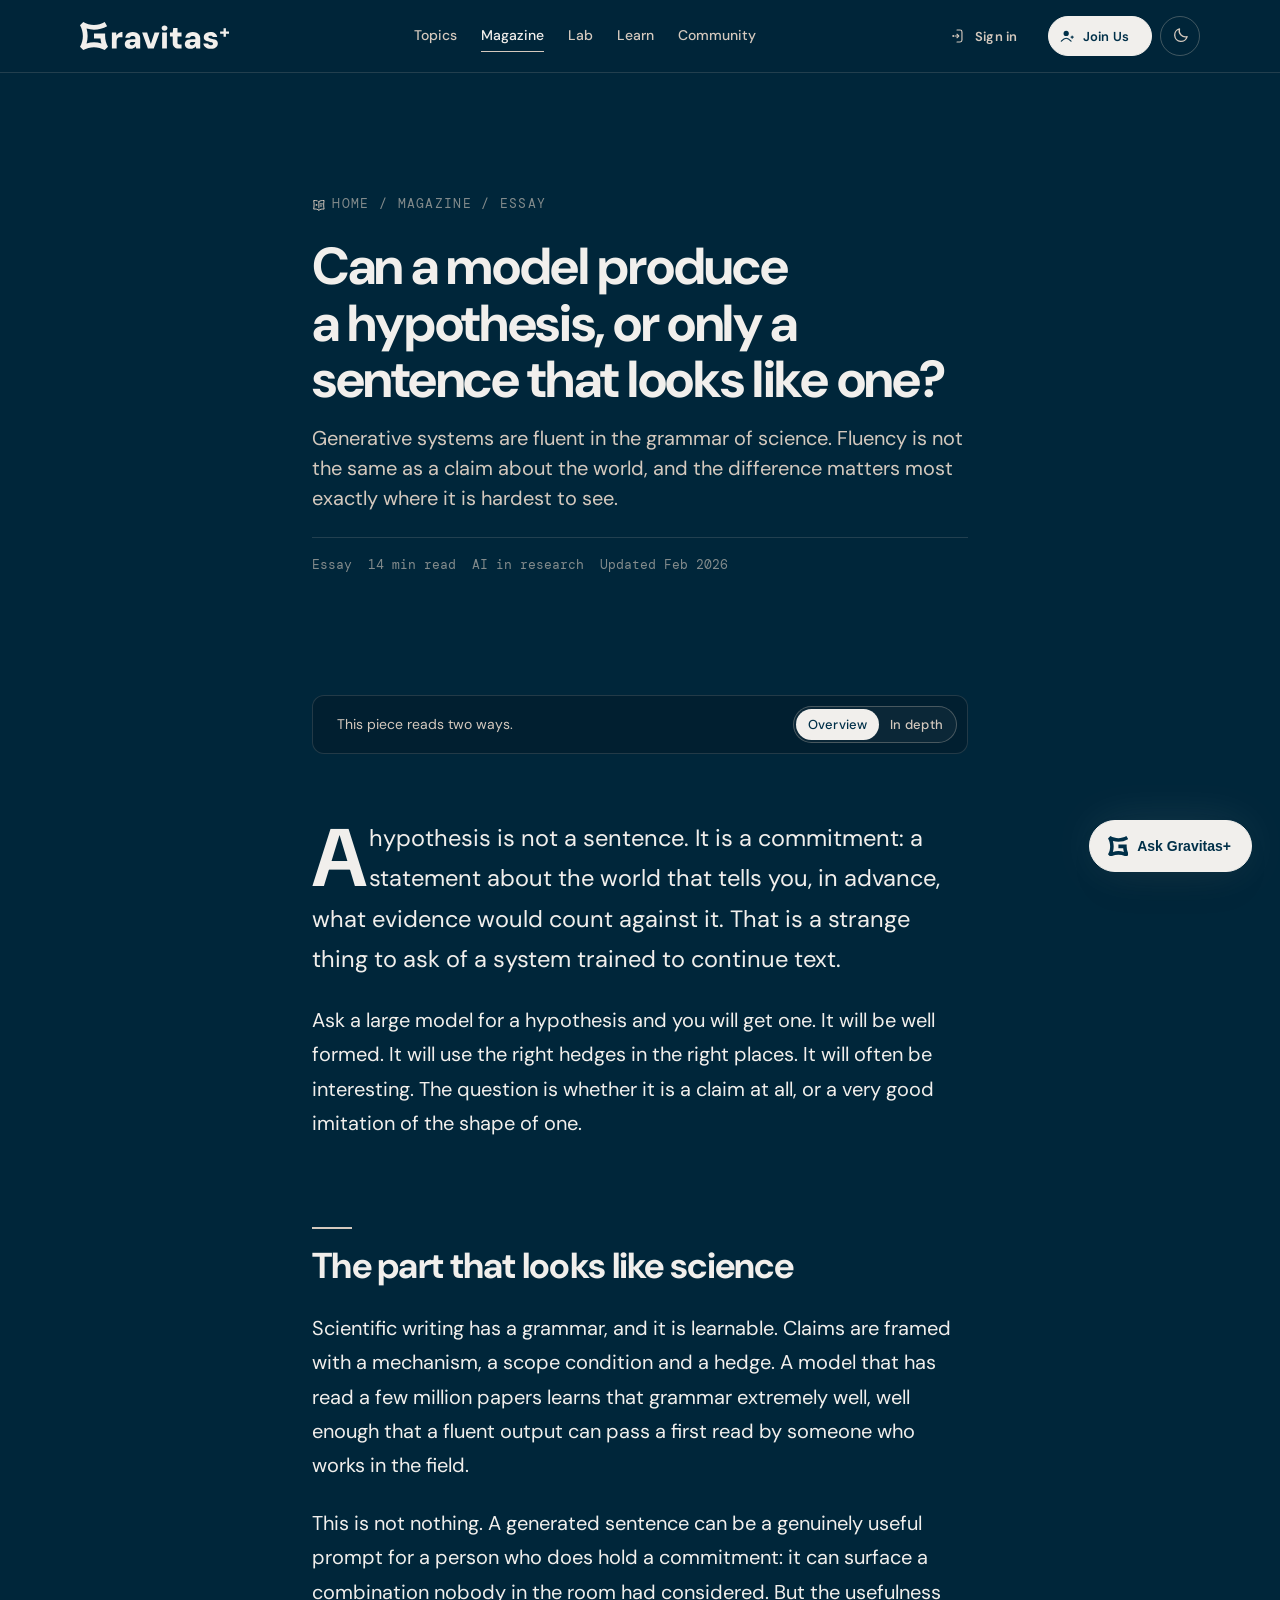
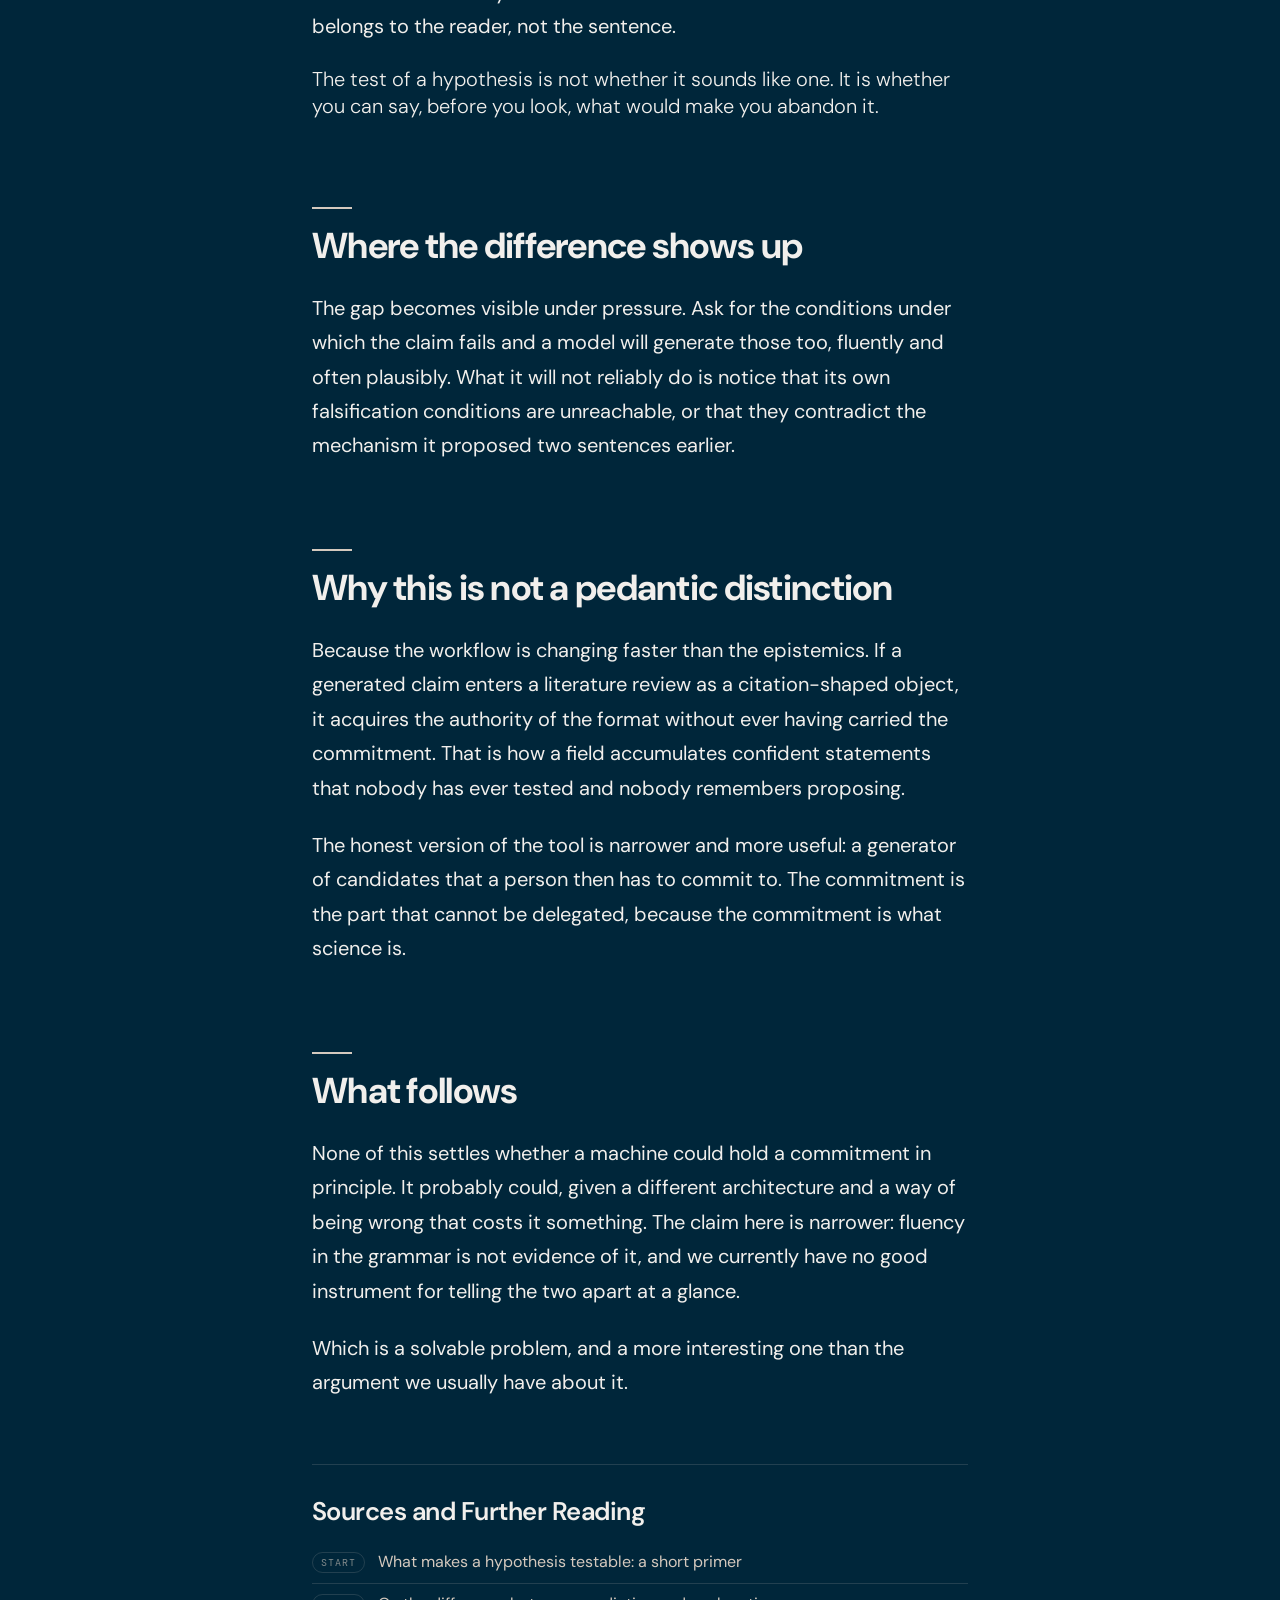
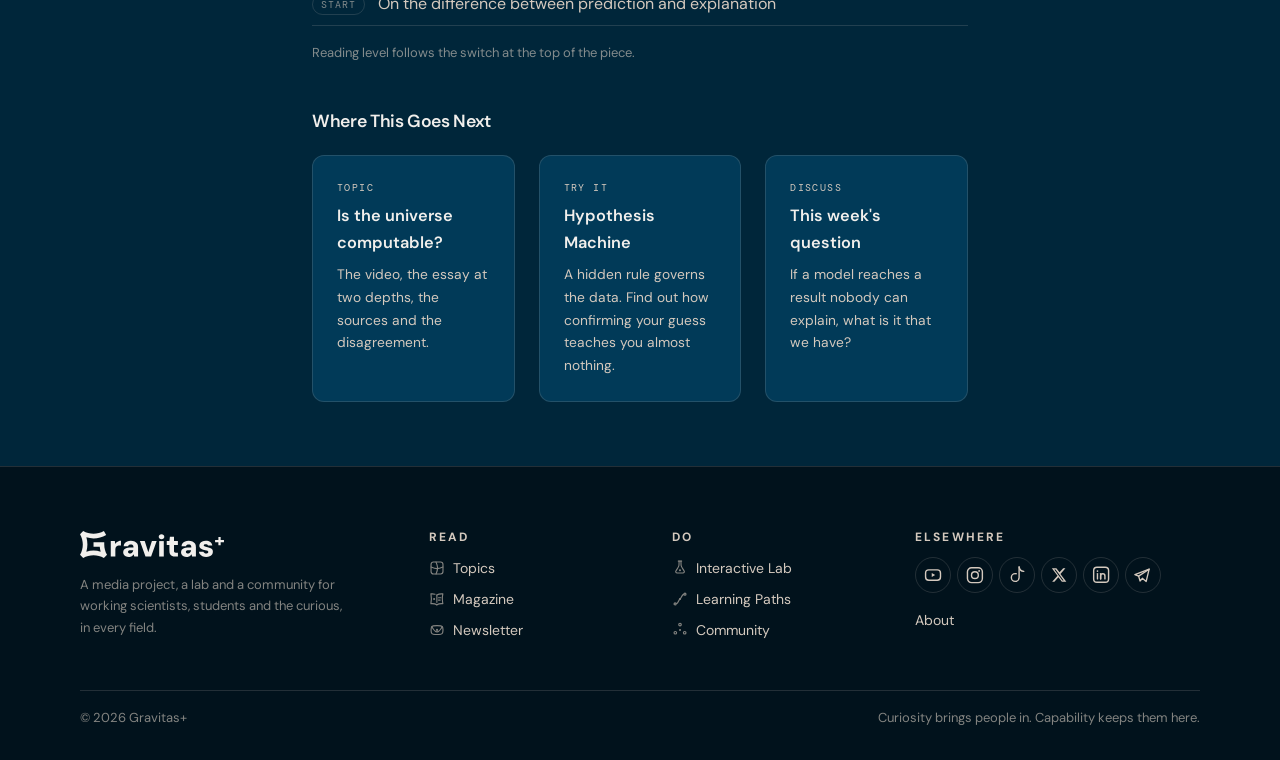
<file: article-hypothesis-or-sentence.html>
<!DOCTYPE html>
<html lang="en">
<head>
<meta charset="utf-8">
<meta name="viewport" content="width=device-width, initial-scale=1">
<script>
/* Theme, resolved before first paint. See assets/site.js for the toggle.
   Dark is the default full stop, not "dark unless your OS says otherwise":
   this is a night sky, and a visitor who has never touched the control should
   see the same site every time rather than one that depends on a setting they
   made for some other app. Only an explicit choice, stored here, overrides it. */
(function(){try{var s=localStorage.getItem('gravitas:theme');
document.documentElement.setAttribute('data-theme',s==='light'?'light':'dark');
}catch(e){document.documentElement.setAttribute('data-theme','dark');}})();
</script>
<title>Can a model produce a hypothesis, or only a sentence that looks like one? · Gravitas+</title>
<meta name="description" content="A generative system is fluent in the grammar of science. Fluency is not the same as a claim about the world.">
<link rel="icon" href="assets/favicon.svg" type="image/svg+xml">
<link rel="mask-icon" href="assets/monogram.svg" color="#003049">
<meta name="theme-color" content="#00263a">
<link rel="preconnect" href="https://fonts.googleapis.com">
<link rel="preconnect" href="https://fonts.gstatic.com" crossorigin>
<link href="https://fonts.googleapis.com/css2?family=DM+Sans:ital,opsz,wght@0,9..40,100..1000;1,9..40,100..1000&family=DM+Mono:wght@300;400;500&display=swap" rel="stylesheet">
<link rel="stylesheet" href="assets/gravitas.css">
<link rel="stylesheet" href="assets/site.css">

<link rel="stylesheet" href="assets/chat.css">
</head>
<body class="is-overview">
<a class="g-skip-link" href="#main">Skip to content</a>
<header class="g-header">
  <div class="g-container g-header__inner">
    <a class="g-logo" href="index.html" aria-label="Gravitas+ home"><svg id="Layer_2" data-name="Layer 2" xmlns="http://www.w3.org/2000/svg" viewBox="0 0 630.63 118.24" fill="currentColor">
  <g id="Layer_1-2" data-name="Layer 1">
    <g>
      <path d="M106.06,49.06h-46.96v20.16h27.29c.65,7.22,2.02,14.31,4.03,21.24-20.24-5.97-42.41-5.97-62.6,0,2.94-10.12,4.47-20.68,4.47-31.32s-1.53-21.2-4.47-31.32c10.12,2.98,20.64,4.51,31.28,4.51,19.55,0,38.7-5.16,55.47-14.88L104.45.04c-13.71,7.94-29.39,12.13-45.35,12.13S27.49,7.98,13.79,0L0,13.79c7.94,13.71,12.13,29.39,12.13,45.35S7.94,90.78,0,104.45l13.79,13.79c13.67-7.94,29.35-12.13,45.31-12.13s31.6,4.19,45.35,12.13l13.79-13.79c-7.98-13.67-12.17-29.35-12.17-45.31v-10.08Z"/>
      <path d="M160.51,49.21c-2.41,2.06-4.52,4.52-6.3,7.38l-1.74-12.34h-17.84v67.6h20.12v-30.18c0-3.4.4-6.24,1.21-8.52.8-2.28,2.01-4.09,3.62-5.43,1.61-1.34,3.49-2.3,5.63-2.89,2.15-.58,4.56-.87,7.24-.87h6.84v-21.33c-3.85,0-7.33.58-10.46,1.74-3.13,1.17-5.9,2.78-8.32,4.83Z"/>
      <path d="M239.25,45.72c-4.74-2.05-10.33-3.08-16.77-3.08-5.9,0-11.15,1.03-15.76,3.08-4.61,2.06-8.25,4.87-10.93,8.45-2.68,3.57-4.25,7.78-4.69,12.61h19.31c.54-2.68,1.88-4.67,4.02-5.97,2.15-1.3,4.78-1.94,7.91-1.94,2.95,0,5.28.49,6.98,1.48,1.7.98,2.93,2.48,3.69,4.49.76,2.01,1.14,4.54,1.14,7.58h-16.23c-6.71,0-12.18.9-16.43,2.68-4.25,1.79-7.38,4.27-9.39,7.44-2.01,3.17-3.02,6.73-3.02,10.66s.87,7.16,2.61,10.2c1.74,3.04,4.47,5.48,8.18,7.31,3.71,1.83,8.34,2.75,13.88,2.75,2.68,0,5.09-.27,7.24-.81,2.15-.54,4.11-1.31,5.91-2.35,1.79-1.03,3.35-2.23,4.69-3.62,1.34-1.39,2.5-2.93,3.49-4.63l2.41,9.79h16.77v-41.85c0-5.99-1.32-11.02-3.96-15.09-2.64-4.07-6.33-7.13-11.07-9.19ZM231.54,89.78c-.76,1.66-1.74,3.11-2.95,4.36-1.2,1.25-2.61,2.24-4.22,2.95-1.61.72-3.44,1.07-5.5,1.07-1.61,0-3.06-.27-4.36-.81-1.3-.54-2.33-1.3-3.09-2.28s-1.14-2.23-1.14-3.76c0-1.34.33-2.57,1-3.69.67-1.11,1.77-1.96,3.29-2.55,1.52-.58,3.4-.87,5.63-.87h13.01c-.36,2.06-.92,3.91-1.68,5.57Z"/>
      <polygon points="299.2 92.93 283.38 44.25 262.32 44.25 286.73 111.85 311.41 111.85 335.82 44.25 314.9 44.25 299.2 92.93"/>
      <path d="M365.8,17.69c-2.28-2.05-5.26-3.08-8.92-3.08s-6.48,1.03-8.72,3.08c-2.24,2.06-3.35,4.7-3.35,7.92s1.11,5.72,3.35,7.78c2.24,2.05,5.14,3.08,8.72,3.08s6.64-1.03,8.92-3.08c2.28-2.06,3.42-4.65,3.42-7.78s-1.14-5.86-3.42-7.92Z"/>
      <rect x="346.82" y="44.25" width="20.12" height="67.6"/>
      <path d="M413.55,93.14c-1.21-1.12-1.81-3.02-1.81-5.7v-26.42h17.03v-16.77h-17.03v-19.05h-17.98l-2.15,19.05h-11.67v16.77h11.67v26.16c0,6.17,1.03,11.05,3.09,14.62,2.06,3.57,4.96,6.15,8.72,7.71,3.76,1.56,8.05,2.35,12.88,2.35h12.61v-17.03h-9.12c-2.95,0-5.03-.56-6.24-1.68Z"/>
      <path d="M492.75,45.72c-4.74-2.05-10.33-3.08-16.77-3.08-5.9,0-11.15,1.03-15.76,3.08-4.61,2.06-8.25,4.87-10.93,8.45-2.68,3.57-4.25,7.78-4.69,12.61h19.31c.54-2.68,1.88-4.67,4.02-5.97,2.15-1.3,4.78-1.94,7.91-1.94,2.95,0,5.28.49,6.98,1.48,1.7.98,2.93,2.48,3.69,4.49.76,2.01,1.14,4.54,1.14,7.58h-16.23c-6.71,0-12.18.9-16.43,2.68-4.25,1.79-7.38,4.27-9.39,7.44-2.01,3.17-3.02,6.73-3.02,10.66s.87,7.16,2.61,10.2,4.47,5.48,8.18,7.31c3.71,1.83,8.34,2.75,13.88,2.75,2.68,0,5.09-.27,7.24-.81,2.15-.54,4.11-1.31,5.9-2.35,1.79-1.03,3.35-2.23,4.69-3.62,1.34-1.39,2.5-2.93,3.49-4.63l2.41,9.79h16.77v-41.85c0-5.99-1.32-11.02-3.96-15.09-2.64-4.07-6.33-7.13-11.07-9.19ZM485.04,89.78c-.76,1.66-1.74,3.11-2.95,4.36-1.2,1.25-2.61,2.24-4.22,2.95-1.61.72-3.44,1.07-5.5,1.07-1.61,0-3.06-.27-4.36-.81-1.3-.54-2.33-1.3-3.09-2.28-.76-.98-1.14-2.23-1.14-3.76,0-1.34.33-2.57,1-3.69.67-1.11,1.77-1.96,3.29-2.55,1.52-.58,3.4-.87,5.63-.87h13.01c-.36,2.06-.92,3.91-1.68,5.57Z"/>
      <path d="M569.27,73.96c-3.98-1.39-8.7-2.61-14.15-3.69-2.78-.54-5.15-1.14-7.11-1.81-1.97-.67-3.47-1.45-4.49-2.35-1.03-.89-1.54-1.88-1.54-2.95,0-1.52.76-2.79,2.28-3.82,1.52-1.03,3.71-1.54,6.57-1.54s4.98.49,6.64,1.47c1.65.99,2.75,2.37,3.29,4.16h18.78c-.9-6.35-3.78-11.4-8.65-15.15-4.87-3.76-11.51-5.63-19.92-5.63-5.99,0-11.11.96-15.36,2.88-4.25,1.93-7.46,4.49-9.66,7.71-2.19,3.22-3.28,6.84-3.28,10.87,0,3.49.71,6.33,2.15,8.52,1.43,2.19,3.4,4.02,5.9,5.5,2.5,1.48,5.34,2.66,8.52,3.55,3.17.89,6.37,1.74,9.59,2.55,2.77.54,5.14,1.12,7.11,1.74,1.96.63,3.46,1.37,4.49,2.22,1.03.85,1.54,2.12,1.54,3.82,0,1.07-.33,2.1-1,3.08-.67.98-1.72,1.77-3.15,2.35-1.43.58-3.22.87-5.37.87s-4.16-.36-5.77-1.07c-1.61-.71-2.88-1.68-3.82-2.88-.94-1.21-1.59-2.53-1.94-3.96h-19.98c.35,4.38,1.85,8.29,4.49,11.74,2.64,3.44,6.26,6.19,10.87,8.25,4.6,2.05,10.13,3.09,16.57,3.09,5.9,0,11.06-.98,15.49-2.95,4.42-1.96,7.82-4.63,10.19-7.98,2.37-3.35,3.56-7.22,3.56-11.6,0-4.74-1.14-8.4-3.42-11-2.28-2.59-5.41-4.58-9.39-5.97Z"/>
      <polygon points="630.63 39.65 616.16 39.65 616.16 26.52 606.31 26.52 606.31 39.65 591.77 39.65 591.77 49.43 606.31 49.43 606.31 62.65 616.16 62.65 616.16 49.43 630.63 49.43 630.63 39.65"/>
    </g>
  </g>
</svg></a>
    <nav class="g-nav" aria-label="Primary"><a class="g-nav__link" href="topics.html"><svg class="g-ic g-nav__ic" viewBox="0 0 24 24" aria-hidden="true" fill="none" stroke="currentColor" stroke-linecap="round" stroke-linejoin="round" shape-rendering="geometricPrecision"><g transform="translate(2.282 2.283) scale(1.0407)" stroke-width="1.634"><rect x=".75" y=".75" width="17.2" height="17.2" rx="3.4" ry="3.4"/><path d="M.85,7.95c3.5,1.5,6,2.3,8.5,2.3s5-.8,8.5-2.3"/><path d="M7.95.85c1.5,3.5,2.3,6,2.3,8.5s-.8,5-2.3,8.5"/></g></svg>Topics</a><a class="g-nav__link" aria-current="page" href="magazine.html"><svg class="g-ic g-nav__ic" viewBox="0 0 24 24" aria-hidden="true" fill="none" stroke="currentColor" stroke-linecap="round" stroke-linejoin="round" shape-rendering="geometricPrecision"><g transform="translate(1.971 3.385) scale(1.17763)" stroke-width="1.444"><path d="M8.35,2.33c2-1.3,4.5-1.8,7.6-1.5l-.11.58c-.73,3.91-.7,7.93.11,11.82h0c-3.1-.3-5.6.2-7.6,1.5"/><path d="M8.35,2.33v9.24"/><path d="M8.35,14.73c-2-1.3-4.5-1.8-7.6-1.5h0c.81-3.9.84-7.91.11-11.82l-.11-.58c1.98-.19,3.72-.06,5.23.41"/><path d="M10.38,5.74h3.1"/><path d="M10.38,8.74h2.2"/><circle cx="4.85" cy="7.24" r="1.316" fill="currentColor" stroke="none"/></g></svg>Magazine</a><a class="g-nav__link" href="lab.html"><svg class="g-ic g-nav__ic" viewBox="0 0 24 24" aria-hidden="true" fill="none" stroke="currentColor" stroke-linecap="round" stroke-linejoin="round" shape-rendering="geometricPrecision"><g transform="translate(4.844 0.9) scale(0.972826)" stroke-width="1.747"><path d="M4.7.75h5.2"/><path d="M5.9.75c0,8.29.39,6.94-4.03,13.95l-.79,1.25c-.89,1.41.12,3.2,1.8,3.2h9.04c1.68,0,2.69-1.79,1.8-3.2l-.79-1.25c-4.42-7.01-4.03-5.66-4.03-13.95"/><circle cx="7.3" cy="14.8" r="1.593" fill="currentColor" stroke="none"/></g></svg>Lab</a><a class="g-nav__link" href="learn.html"><svg class="g-ic g-nav__ic" viewBox="0 0 24 24" aria-hidden="true" fill="none" stroke="currentColor" stroke-linecap="round" stroke-linejoin="round" shape-rendering="geometricPrecision"><g transform="translate(2.353 2.45) scale(0.962366)" stroke-width="1.766"><path d="M4.45,17.15c3-.8,3.2-5.8,5.6-7.2"/><path d="M10.05,9.95c2.4-1.4,2.6-6.4,5.6-7.2"/><circle cx="2.35" cy="17.55" r="1.6"/><circle cx="17.75" cy="2.35" r="1.6"/><circle cx="10.05" cy="9.95" r="1.611" fill="currentColor" stroke="none"/></g></svg>Learn</a><a class="g-nav__link" href="community.html"><svg class="g-ic g-nav__ic" viewBox="0 0 24 24" aria-hidden="true" fill="none" stroke="currentColor" stroke-linecap="round" stroke-linejoin="round" shape-rendering="geometricPrecision"><g transform="translate(2.252 1.167) scale(1.09681)" stroke-width="1.55"><circle cx="8.91" cy="2.5" r="1.75"/><circle cx="15.32" cy="13.6" r="1.75"/><circle cx="2.5" cy="13.6" r="1.75"/><circle cx="8.91" cy="9.9" r="1.413" fill="currentColor" stroke="none"/></g></svg>Community</a><span class="g-nav__sep" aria-hidden="true"></span><a class="g-nav__link gh-nav-signin" href="account.html#in"><svg class="g-ic g-nav__ic g-ic--signin" viewBox="0 0 24 24" aria-hidden="true" fill="none" stroke="currentColor" stroke-linecap="round" stroke-linejoin="round" shape-rendering="geometricPrecision"><g transform="translate(2.7 2.349) scale(0.967568)" stroke-width="1.757"><path d="M6.55.75h4.75c1.6,0,2.9,1.3,2.9,2.9v12.7c0,1.6-1.3,2.9-2.9,2.9h-4.75"/><path d="M3.55,10h5.4"/><path d="M6.55,7.3l2.7,2.7-2.7,2.7"/><circle cx="0.77" cy="10" r="1.602" fill="currentColor" stroke="none"/></g></svg>Sign in</a><a class="g-btn g-btn--primary g-btn--sm g-btn--lead gh-nav-join" href="community.html#join"><svg class="g-btn__icon" viewBox="0 0 24 24" aria-hidden="true" fill="none" stroke="currentColor" stroke-linecap="round" stroke-linejoin="round" shape-rendering="geometricPrecision"><g transform="translate(2.662 4.159) scale(1.11875)" stroke-width="1.52"><path d="M13.75,8.5h3M15.25,7v3"/><path d="M13.75,14c-2.41-2.67-4.53-4-6.5-4s-4.09,1.33-6.5,4"/><circle cx="7.25" cy="3.5" r="3.5" fill="currentColor" stroke="none"/></g></svg><span>Join Us</span></a></nav>
    <div class="gh-actions">
      <a class="g-btn g-btn--ghost g-btn--sm g-btn--lead gh-signin" href="account.html#in"><svg class="g-btn__icon" viewBox="0 0 24 24" aria-hidden="true" fill="none" stroke="currentColor" stroke-linecap="round" stroke-linejoin="round" shape-rendering="geometricPrecision"><g transform="translate(2.7 2.349) scale(0.967568)" stroke-width="1.757"><path d="M6.55.75h4.75c1.6,0,2.9,1.3,2.9,2.9v12.7c0,1.6-1.3,2.9-2.9,2.9h-4.75"/><path d="M3.55,10h5.4"/><path d="M6.55,7.3l2.7,2.7-2.7,2.7"/><circle cx="0.77" cy="10" r="1.602" fill="currentColor" stroke="none"/></g></svg><span>Sign in</span></a>
      <!-- The header CTA is the site's single loudest control, and it used to
           point at a mailing list. The community is the thing this project is
           actually for, so it gets the slot. -->
      <a class="g-btn g-btn--primary g-btn--sm g-btn--lead lp-header__cta" href="community.html#join" aria-label="Join the Gravitas+ community">
        <svg class="g-btn__icon" viewBox="0 0 24 24" aria-hidden="true" fill="none" stroke="currentColor" stroke-linecap="round" stroke-linejoin="round" shape-rendering="geometricPrecision"><g transform="translate(2.662 4.159) scale(1.11875)" stroke-width="1.52"><path d="M13.75,8.5h3M15.25,7v3"/><path d="M13.75,14c-2.41-2.67-4.53-4-6.5-4s-4.09,1.33-6.5,4"/><circle cx="7.25" cy="3.5" r="3.5" fill="currentColor" stroke="none"/></g></svg>
        <span>Join Us</span>
      </a>
      <button class="theme-toggle" type="button" aria-pressed="false" aria-label="Switch colour theme" title="Switch colour theme">
        <svg class="ic-moon" viewBox="0 0 24 24" shape-rendering="geometricPrecision" fill="none" stroke="currentColor" stroke-width="1.8" stroke-linecap="round" stroke-linejoin="round" aria-hidden="true"><!-- The crescent sits centred by bounding box but not by mass: its area centroid measures (9.97, 14.03) against a 12,12 viewBox centre, which is why it read as low and left inside a circular button. Shifted part of the way back: correcting the full 2.03 would push the upper tip out of the box, so this splits the difference between the two centres, which is what optical centring is. --><g transform="translate(1.476 -1.425)"><path d="M20 14.2A8.2 8.2 0 0 1 9.8 4a8.4 8.4 0 1 0 10.2 10.2z"/></g></svg>
        <svg class="ic-sun" viewBox="0 0 24 24" shape-rendering="geometricPrecision" fill="none" stroke="currentColor" stroke-width="1.8" stroke-linecap="round" aria-hidden="true"><circle cx="12" cy="12" r="4.1"/><path d="M12 2.6v2.2M12 19.2v2.2M2.6 12h2.2M19.2 12h2.2M5.4 5.4l1.6 1.6M17 17l1.6 1.6M18.6 5.4 17 7M7 17l-1.6 1.6"/></svg>
      </button>
      <button class="lp-menu-btn" aria-label="Menu" aria-expanded="false">
        <svg width="20" height="20" viewBox="0 0 24 24" fill="none" stroke="currentColor" stroke-width="2"><path d="M4 7h16M4 12h16M4 17h16"/></svg>
      </button>
    </div>
  </div>
</header>
<main id="main">

<article class="g-section">
  <div class="g-container g-container--narrow">
    <p class="crumb"><svg class="g-ic g-ic--sm crumb__ic" viewBox="0 0 24 24" aria-hidden="true" fill="none" stroke="currentColor" stroke-linecap="round" stroke-linejoin="round" shape-rendering="geometricPrecision"><g transform="translate(1.971 3.385) scale(1.17763)" stroke-width="1.444"><path d="M8.35,2.33c2-1.3,4.5-1.8,7.6-1.5l-.11.58c-.73,3.91-.7,7.93.11,11.82h0c-3.1-.3-5.6.2-7.6,1.5"/><path d="M8.35,2.33v9.24"/><path d="M8.35,14.73c-2-1.3-4.5-1.8-7.6-1.5h0c.81-3.9.84-7.91.11-11.82l-.11-.58c1.98-.19,3.72-.06,5.23.41"/><path d="M10.38,5.74h3.1"/><path d="M10.38,8.74h2.2"/><circle cx="4.85" cy="7.24" r="1.316" fill="currentColor" stroke="none"/></g></svg><a href="index.html">Home</a> / <a href="magazine.html">Magazine</a> / Essay</p>
    <h1 class="art__title">Can a model produce a hypothesis, or only a sentence that looks like one?</h1>
    <p class="art__standfirst">Generative systems are fluent in the grammar of science. Fluency is not
      the same as a claim about the world, and the difference matters most exactly where it is
      hardest to see.</p>
    <div class="art__meta">
      <span>Essay</span><span>14 min read</span><span>AI in research</span>
      <span>Updated Feb 2026</span>
    </div>
  </div>
</article>

<div class="g-container g-container--narrow">
  <div class="depthbar">
      <p class="depthbar__note">This piece reads two ways.</p>
      <div class="depth" role="group" aria-label="Reading depth">
        <button type="button" data-depth="overview" aria-pressed="true">Overview</button>
        <button type="button" data-depth="deep" aria-pressed="false">In depth</button>
      </div>
    </div>
  <div class="art">
    <p class="art__lede">A hypothesis is not a sentence. It is a commitment: a statement about the
      world that tells you, in advance, what evidence would count against it. That is a strange thing
      to ask of a system trained to continue text.</p>

    <p>Ask a large model for a hypothesis and you will get one. It will be well formed. It will use
      the right hedges in the right places. It will often be interesting. The question is whether it
      is a claim at all, or a very good imitation of the shape of one.</p>

    <h2>The part that looks like science</h2>
    <p>Scientific writing has a grammar, and it is learnable. Claims are framed with a mechanism, a
      scope condition and a hedge. A model that has read a few million papers learns that grammar extremely well, well enough that a fluent output can pass a first read by someone who works
      in the field.</p>

    <p>This is not nothing. A generated sentence can be a genuinely useful prompt for a person who
      does hold a commitment: it can surface a combination nobody in the room had considered. But
      the usefulness belongs to the reader, not the sentence.</p>

    <blockquote class="g-quote">The test of a hypothesis is not whether it sounds like one. It is
      whether you can say, before you look, what would make you abandon it.</blockquote>

    <h2>Where the difference shows up</h2>
    <p>The gap becomes visible under pressure. Ask for the conditions under which the claim fails and
      a model will generate those too, fluently and often plausibly. What it will not reliably do
      is notice that its own falsification conditions are unreachable, or that they contradict the
      mechanism it proposed two sentences earlier.</p>

    <div class="art__aside" data-level="deep">
      <p class="art__aside-h">For the technical reader</p>
      <p>The failure is not knowledge, it is calibration under compositional constraint. Models can
        recite the criteria for a good hypothesis and still generate sets whose members are jointly
        unsatisfiable, because nothing in next-token prediction enforces global consistency across a
        generated structure. Retrieval grounding narrows the space of individually wrong statements;
        it does not enforce coherence between them.</p>
      <p>The practical consequence: measure generated hypotheses by whether their stated
        falsification conditions are <em>reachable with the instruments you have</em>. That single
        filter removes most of what looks impressive and keeps most of what is useful.</p>
    </div>

    <h2>Why this is not a pedantic distinction</h2>
    <p>Because the workflow is changing faster than the epistemics. If a generated claim enters a
      literature review as a citation-shaped object, it acquires the authority of the format without
      ever having carried the commitment. That is how a field accumulates confident statements that
      nobody has ever tested and nobody remembers proposing.</p>

    <p>The honest version of the tool is narrower and more useful: a generator of candidates that a
      person then has to commit to. The commitment is the part that cannot be delegated, because the
      commitment is what science is.</p>

    <h2>What follows</h2>
    <p>None of this settles whether a machine could hold a commitment in principle. It probably
      could, given a different architecture and a way of being wrong that costs it something. The
      claim here is narrower: fluency in the grammar is not evidence of it, and we currently have no
      good instrument for telling the two apart at a glance.</p>
    <p>Which is a solvable problem, and a more interesting one than the argument we usually have
      about it.</p>
  </div>

  <div class="art__sources">
    <h3>Sources and Further Reading</h3>
    <ul class="src">
      <li><span class="src__lvl">Start</span><a  class="is-flat" aria-disabled="true">What makes a hypothesis testable: a short primer</a></li>
      <li><span class="src__lvl">Start</span><a  class="is-flat" aria-disabled="true">On the difference between prediction and explanation</a></li>
      <li data-level="deep"><span class="src__lvl">Technical</span><a  class="is-flat" aria-disabled="true">Calibration and consistency in autoregressive generation</a></li>
      <li data-level="deep"><span class="src__lvl">Technical</span><a  class="is-flat" aria-disabled="true">Automated hypothesis generation: a survey of evaluation practice</a></li>
    </ul>
    <p class="g-subtle" style="font-size:var(--g-fs-caption)">Reading level follows the
      switch at the top of the piece.</p>
  </div>

  <div class="art__next">
    <h3>Where This Goes Next</h3>
    <div class="g-grid g-grid--3">
      <a class="nextcard" href="topic-computable-universe.html">
        <span class="nextcard__k">Topic</span>
        <strong>Is the universe computable?</strong>
        <span>The video, the essay at two depths, the sources and the disagreement.</span>
      </a>
      <a class="nextcard" href="game-hypothesis-machine.html">
        <span class="nextcard__k">Try it</span>
        <strong>Hypothesis Machine</strong>
        <span>A hidden rule governs the data. Find out how confirming your guess teaches
          you almost nothing.</span>
      </a>
      <a class="nextcard" href="community.html">
        <span class="nextcard__k">Discuss</span>
        <strong>This week's question</strong>
        <span>If a model reaches a result nobody can explain, what is it that we have?</span>
      </a>
    </div>
  </div>
</div>

</main>
<footer class="g-footer">
  <div class="g-container">
    <div class="g-footer__grid">
      <div>
        <div style="width:9rem"><svg id="Layer_2" data-name="Layer 2" xmlns="http://www.w3.org/2000/svg" viewBox="0 0 630.63 118.24" fill="currentColor">
  <g id="Layer_1-2" data-name="Layer 1">
    <g>
      <path d="M106.06,49.06h-46.96v20.16h27.29c.65,7.22,2.02,14.31,4.03,21.24-20.24-5.97-42.41-5.97-62.6,0,2.94-10.12,4.47-20.68,4.47-31.32s-1.53-21.2-4.47-31.32c10.12,2.98,20.64,4.51,31.28,4.51,19.55,0,38.7-5.16,55.47-14.88L104.45.04c-13.71,7.94-29.39,12.13-45.35,12.13S27.49,7.98,13.79,0L0,13.79c7.94,13.71,12.13,29.39,12.13,45.35S7.94,90.78,0,104.45l13.79,13.79c13.67-7.94,29.35-12.13,45.31-12.13s31.6,4.19,45.35,12.13l13.79-13.79c-7.98-13.67-12.17-29.35-12.17-45.31v-10.08Z"/>
      <path d="M160.51,49.21c-2.41,2.06-4.52,4.52-6.3,7.38l-1.74-12.34h-17.84v67.6h20.12v-30.18c0-3.4.4-6.24,1.21-8.52.8-2.28,2.01-4.09,3.62-5.43,1.61-1.34,3.49-2.3,5.63-2.89,2.15-.58,4.56-.87,7.24-.87h6.84v-21.33c-3.85,0-7.33.58-10.46,1.74-3.13,1.17-5.9,2.78-8.32,4.83Z"/>
      <path d="M239.25,45.72c-4.74-2.05-10.33-3.08-16.77-3.08-5.9,0-11.15,1.03-15.76,3.08-4.61,2.06-8.25,4.87-10.93,8.45-2.68,3.57-4.25,7.78-4.69,12.61h19.31c.54-2.68,1.88-4.67,4.02-5.97,2.15-1.3,4.78-1.94,7.91-1.94,2.95,0,5.28.49,6.98,1.48,1.7.98,2.93,2.48,3.69,4.49.76,2.01,1.14,4.54,1.14,7.58h-16.23c-6.71,0-12.18.9-16.43,2.68-4.25,1.79-7.38,4.27-9.39,7.44-2.01,3.17-3.02,6.73-3.02,10.66s.87,7.16,2.61,10.2c1.74,3.04,4.47,5.48,8.18,7.31,3.71,1.83,8.34,2.75,13.88,2.75,2.68,0,5.09-.27,7.24-.81,2.15-.54,4.11-1.31,5.91-2.35,1.79-1.03,3.35-2.23,4.69-3.62,1.34-1.39,2.5-2.93,3.49-4.63l2.41,9.79h16.77v-41.85c0-5.99-1.32-11.02-3.96-15.09-2.64-4.07-6.33-7.13-11.07-9.19ZM231.54,89.78c-.76,1.66-1.74,3.11-2.95,4.36-1.2,1.25-2.61,2.24-4.22,2.95-1.61.72-3.44,1.07-5.5,1.07-1.61,0-3.06-.27-4.36-.81-1.3-.54-2.33-1.3-3.09-2.28s-1.14-2.23-1.14-3.76c0-1.34.33-2.57,1-3.69.67-1.11,1.77-1.96,3.29-2.55,1.52-.58,3.4-.87,5.63-.87h13.01c-.36,2.06-.92,3.91-1.68,5.57Z"/>
      <polygon points="299.2 92.93 283.38 44.25 262.32 44.25 286.73 111.85 311.41 111.85 335.82 44.25 314.9 44.25 299.2 92.93"/>
      <path d="M365.8,17.69c-2.28-2.05-5.26-3.08-8.92-3.08s-6.48,1.03-8.72,3.08c-2.24,2.06-3.35,4.7-3.35,7.92s1.11,5.72,3.35,7.78c2.24,2.05,5.14,3.08,8.72,3.08s6.64-1.03,8.92-3.08c2.28-2.06,3.42-4.65,3.42-7.78s-1.14-5.86-3.42-7.92Z"/>
      <rect x="346.82" y="44.25" width="20.12" height="67.6"/>
      <path d="M413.55,93.14c-1.21-1.12-1.81-3.02-1.81-5.7v-26.42h17.03v-16.77h-17.03v-19.05h-17.98l-2.15,19.05h-11.67v16.77h11.67v26.16c0,6.17,1.03,11.05,3.09,14.62,2.06,3.57,4.96,6.15,8.72,7.71,3.76,1.56,8.05,2.35,12.88,2.35h12.61v-17.03h-9.12c-2.95,0-5.03-.56-6.24-1.68Z"/>
      <path d="M492.75,45.72c-4.74-2.05-10.33-3.08-16.77-3.08-5.9,0-11.15,1.03-15.76,3.08-4.61,2.06-8.25,4.87-10.93,8.45-2.68,3.57-4.25,7.78-4.69,12.61h19.31c.54-2.68,1.88-4.67,4.02-5.97,2.15-1.3,4.78-1.94,7.91-1.94,2.95,0,5.28.49,6.98,1.48,1.7.98,2.93,2.48,3.69,4.49.76,2.01,1.14,4.54,1.14,7.58h-16.23c-6.71,0-12.18.9-16.43,2.68-4.25,1.79-7.38,4.27-9.39,7.44-2.01,3.17-3.02,6.73-3.02,10.66s.87,7.16,2.61,10.2,4.47,5.48,8.18,7.31c3.71,1.83,8.34,2.75,13.88,2.75,2.68,0,5.09-.27,7.24-.81,2.15-.54,4.11-1.31,5.9-2.35,1.79-1.03,3.35-2.23,4.69-3.62,1.34-1.39,2.5-2.93,3.49-4.63l2.41,9.79h16.77v-41.85c0-5.99-1.32-11.02-3.96-15.09-2.64-4.07-6.33-7.13-11.07-9.19ZM485.04,89.78c-.76,1.66-1.74,3.11-2.95,4.36-1.2,1.25-2.61,2.24-4.22,2.95-1.61.72-3.44,1.07-5.5,1.07-1.61,0-3.06-.27-4.36-.81-1.3-.54-2.33-1.3-3.09-2.28-.76-.98-1.14-2.23-1.14-3.76,0-1.34.33-2.57,1-3.69.67-1.11,1.77-1.96,3.29-2.55,1.52-.58,3.4-.87,5.63-.87h13.01c-.36,2.06-.92,3.91-1.68,5.57Z"/>
      <path d="M569.27,73.96c-3.98-1.39-8.7-2.61-14.15-3.69-2.78-.54-5.15-1.14-7.11-1.81-1.97-.67-3.47-1.45-4.49-2.35-1.03-.89-1.54-1.88-1.54-2.95,0-1.52.76-2.79,2.28-3.82,1.52-1.03,3.71-1.54,6.57-1.54s4.98.49,6.64,1.47c1.65.99,2.75,2.37,3.29,4.16h18.78c-.9-6.35-3.78-11.4-8.65-15.15-4.87-3.76-11.51-5.63-19.92-5.63-5.99,0-11.11.96-15.36,2.88-4.25,1.93-7.46,4.49-9.66,7.71-2.19,3.22-3.28,6.84-3.28,10.87,0,3.49.71,6.33,2.15,8.52,1.43,2.19,3.4,4.02,5.9,5.5,2.5,1.48,5.34,2.66,8.52,3.55,3.17.89,6.37,1.74,9.59,2.55,2.77.54,5.14,1.12,7.11,1.74,1.96.63,3.46,1.37,4.49,2.22,1.03.85,1.54,2.12,1.54,3.82,0,1.07-.33,2.1-1,3.08-.67.98-1.72,1.77-3.15,2.35-1.43.58-3.22.87-5.37.87s-4.16-.36-5.77-1.07c-1.61-.71-2.88-1.68-3.82-2.88-.94-1.21-1.59-2.53-1.94-3.96h-19.98c.35,4.38,1.85,8.29,4.49,11.74,2.64,3.44,6.26,6.19,10.87,8.25,4.6,2.05,10.13,3.09,16.57,3.09,5.9,0,11.06-.98,15.49-2.95,4.42-1.96,7.82-4.63,10.19-7.98,2.37-3.35,3.56-7.22,3.56-11.6,0-4.74-1.14-8.4-3.42-11-2.28-2.59-5.41-4.58-9.39-5.97Z"/>
      <polygon points="630.63 39.65 616.16 39.65 616.16 26.52 606.31 26.52 606.31 39.65 591.77 39.65 591.77 49.43 606.31 49.43 606.31 62.65 616.16 62.65 616.16 49.43 630.63 49.43 630.63 39.65"/>
    </g>
  </g>
</svg></div>
        <p class="g-mt-sm g-subtle" style="font-size:var(--g-fs-caption);max-width:30ch">
          A media project, a lab and a community for working scientists, students and
          the curious, in every field.</p>
      </div>
      <div><h5 class="g-footer__heading">Read</h5>
        <div class="g-stack g-stack--xs g-stack--ic"><a href="topics.html"><svg class="g-ic g-ic--sm" viewBox="0 0 24 24" aria-hidden="true" fill="none" stroke="currentColor" stroke-linecap="round" stroke-linejoin="round" shape-rendering="geometricPrecision"><g transform="translate(2.282 2.283) scale(1.0407)" stroke-width="1.634"><rect x=".75" y=".75" width="17.2" height="17.2" rx="3.4" ry="3.4"/><path d="M.85,7.95c3.5,1.5,6,2.3,8.5,2.3s5-.8,8.5-2.3"/><path d="M7.95.85c1.5,3.5,2.3,6,2.3,8.5s-.8,5-2.3,8.5"/></g></svg><span>Topics</span></a><a href="magazine.html"><svg class="g-ic g-ic--sm" viewBox="0 0 24 24" aria-hidden="true" fill="none" stroke="currentColor" stroke-linecap="round" stroke-linejoin="round" shape-rendering="geometricPrecision"><g transform="translate(1.971 3.385) scale(1.17763)" stroke-width="1.444"><path d="M8.35,2.33c2-1.3,4.5-1.8,7.6-1.5l-.11.58c-.73,3.91-.7,7.93.11,11.82h0c-3.1-.3-5.6.2-7.6,1.5"/><path d="M8.35,2.33v9.24"/><path d="M8.35,14.73c-2-1.3-4.5-1.8-7.6-1.5h0c.81-3.9.84-7.91.11-11.82l-.11-.58c1.98-.19,3.72-.06,5.23.41"/><path d="M10.38,5.74h3.1"/><path d="M10.38,8.74h2.2"/><circle cx="4.85" cy="7.24" r="1.316" fill="currentColor" stroke="none"/></g></svg><span>Magazine</span></a><a href="newsletter.html"><svg class="g-ic g-ic--sm" viewBox="0 0 24 24" aria-hidden="true" fill="none" stroke="currentColor" stroke-linecap="round" stroke-linejoin="round" shape-rendering="geometricPrecision"><g transform="translate(2.332 4.76) scale(0.994444)" stroke-width="1.709"><path d="M1.98,2.26c2.88,5.22,5.41,7.83,7.77,7.83s4.89-2.61,7.77-7.83"/><path d="M18.39,3.84c.47,2.28.48,4.67,0,7.03-.29,1.44-1.47,2.53-2.92,2.73-3.8.51-7.66.51-11.46,0-1.45-.19-2.62-1.27-2.91-2.7-.47-2.28-.48-4.67,0-7.03.29-1.44,1.47-2.53,2.92-2.73,3.8-.51,7.66-.51,11.46,0,1.45.19,2.62,1.27,2.91,2.7Z"/><circle cx="9.75" cy="7.11" r="1.559" fill="currentColor" stroke="none"/></g></svg><span>Newsletter</span></a></div></div>
      <div><h5 class="g-footer__heading">Do</h5>
        <div class="g-stack g-stack--xs g-stack--ic"><a href="lab.html"><svg class="g-ic g-ic--sm" viewBox="0 0 24 24" aria-hidden="true" fill="none" stroke="currentColor" stroke-linecap="round" stroke-linejoin="round" shape-rendering="geometricPrecision"><g transform="translate(4.844 0.9) scale(0.972826)" stroke-width="1.747"><path d="M4.7.75h5.2"/><path d="M5.9.75c0,8.29.39,6.94-4.03,13.95l-.79,1.25c-.89,1.41.12,3.2,1.8,3.2h9.04c1.68,0,2.69-1.79,1.8-3.2l-.79-1.25c-4.42-7.01-4.03-5.66-4.03-13.95"/><circle cx="7.3" cy="14.8" r="1.593" fill="currentColor" stroke="none"/></g></svg><span>Interactive Lab</span></a><a href="learn.html"><svg class="g-ic g-ic--sm" viewBox="0 0 24 24" aria-hidden="true" fill="none" stroke="currentColor" stroke-linecap="round" stroke-linejoin="round" shape-rendering="geometricPrecision"><g transform="translate(2.353 2.45) scale(0.962366)" stroke-width="1.766"><path d="M4.45,17.15c3-.8,3.2-5.8,5.6-7.2"/><path d="M10.05,9.95c2.4-1.4,2.6-6.4,5.6-7.2"/><circle cx="2.35" cy="17.55" r="1.6"/><circle cx="17.75" cy="2.35" r="1.6"/><circle cx="10.05" cy="9.95" r="1.611" fill="currentColor" stroke="none"/></g></svg><span>Learning Paths</span></a><a href="community.html"><svg class="g-ic g-ic--sm" viewBox="0 0 24 24" aria-hidden="true" fill="none" stroke="currentColor" stroke-linecap="round" stroke-linejoin="round" shape-rendering="geometricPrecision"><g transform="translate(2.252 1.167) scale(1.09681)" stroke-width="1.55"><circle cx="8.91" cy="2.5" r="1.75"/><circle cx="15.32" cy="13.6" r="1.75"/><circle cx="2.5" cy="13.6" r="1.75"/><circle cx="8.91" cy="9.9" r="1.413" fill="currentColor" stroke="none"/></g></svg><span>Community</span></a></div></div>
      <div><h5 class="g-footer__heading">Elsewhere</h5><ul class="lp-social"><li><a class="lp-social__link" href="#" aria-label="YouTube"><svg viewBox="0 0 24 24" shape-rendering="geometricPrecision" fill="none" stroke="currentColor" stroke-width="1.7"><g transform="translate(1.083 1.066) scale(0.9133)" stroke-width="1.861"><rect x="2.2" y="5.2" width="19.6" height="13.6" rx="4.2"/><path d="M10.3 9.4v5.2l4.5-2.6z" fill="currentColor" stroke="none"/></g></svg></a></li><li><a class="lp-social__link" href="#" aria-label="Instagram"><svg viewBox="0 0 24 24" shape-rendering="geometricPrecision" fill="none" stroke="currentColor" stroke-width="1.7"><g transform="translate(-0.043 0.227) scale(0.9944)" stroke-width="1.709"><rect x="3" y="3" width="18" height="18" rx="5"/><circle cx="12" cy="12" r="4.1"/><circle cx="17.1" cy="6.9" r="1.15" fill="currentColor" stroke="none"/></g></svg></a></li><li><a class="lp-social__link" href="#" aria-label="TikTok"><svg viewBox="0 0 24 24" shape-rendering="geometricPrecision" fill="none" stroke="currentColor" stroke-width="1.7" stroke-linecap="round" stroke-linejoin="round"><g transform="translate(-5.639 -2.009) scale(1.2928)" stroke-width="1.282"><path d="M15.6 3.3v9.9a3.6 3.6 0 1 1-3.6-3.6c.3 0 .6 0 .9.1"/><path d="M15.6 3.3c.3 2.3 2 4 4.3 4.2"/></g></svg></a></li><li><a class="lp-social__link" href="#" aria-label="X"><svg viewBox="0 0 24 24" shape-rendering="geometricPrecision" fill="currentColor"><g transform="translate(1.054 1.119) scale(0.9062)"><path d="M17.6 3h3l-6.6 7.6L21.8 21h-5.9l-4.6-6-5.3 6H3l7.1-8.1L2.6 3h6l4.2 5.5L17.6 3zm-1 16.2h1.6L7.5 4.7H5.8l10.8 14.5z"/></g></svg></a></li><li><a class="lp-social__link" href="#" aria-label="LinkedIn"><svg viewBox="0 0 24 24" shape-rendering="geometricPrecision" fill="none" stroke="currentColor" stroke-width="1.7" stroke-linecap="round"><g transform="translate(0.207 -0.239) scale(0.9944)" stroke-width="1.709"><rect x="3" y="3" width="18" height="18" rx="4"/><path d="M7.6 10.6V17"/><circle cx="7.6" cy="7.5" r="1.05" fill="currentColor" stroke="none"/><path d="M11.4 17v-3.6a2.6 2.6 0 0 1 5.2 0V17"/><path d="M11.4 17v-6.4"/></g></svg></a></li><li><a class="lp-social__link" href="#" aria-label="Telegram"><svg viewBox="0 0 24 24" shape-rendering="geometricPrecision" fill="none" stroke="currentColor" stroke-width="1.7" stroke-linejoin="round" stroke-linecap="round"><g transform="translate(-0.334 1.128) scale(0.9290)" stroke-width="1.748"><path d="M21.2 4.2 L2.8 11.2 L7.6 13.2 L9.5 19.4 L12.4 16 L17.4 20 Z"/><path d="M7.6 13.2 L21.2 4.2"/></g></svg></a></li></ul>
        <div class="g-stack g-stack--xs" style="margin-top:var(--g-space-sm)"><a href="about.html">About</a></div></div>
    </div>
    <div class="g-footer__legal">
      <span>&copy; 2026 Gravitas+</span>
      <span>Curiosity brings people in. Capability keeps them here.</span>
    </div>
  </div>
</footer>
<script src="assets/site.js"></script>
<script src="assets/chat.js" defer></script>
</body>
</html>
</file>
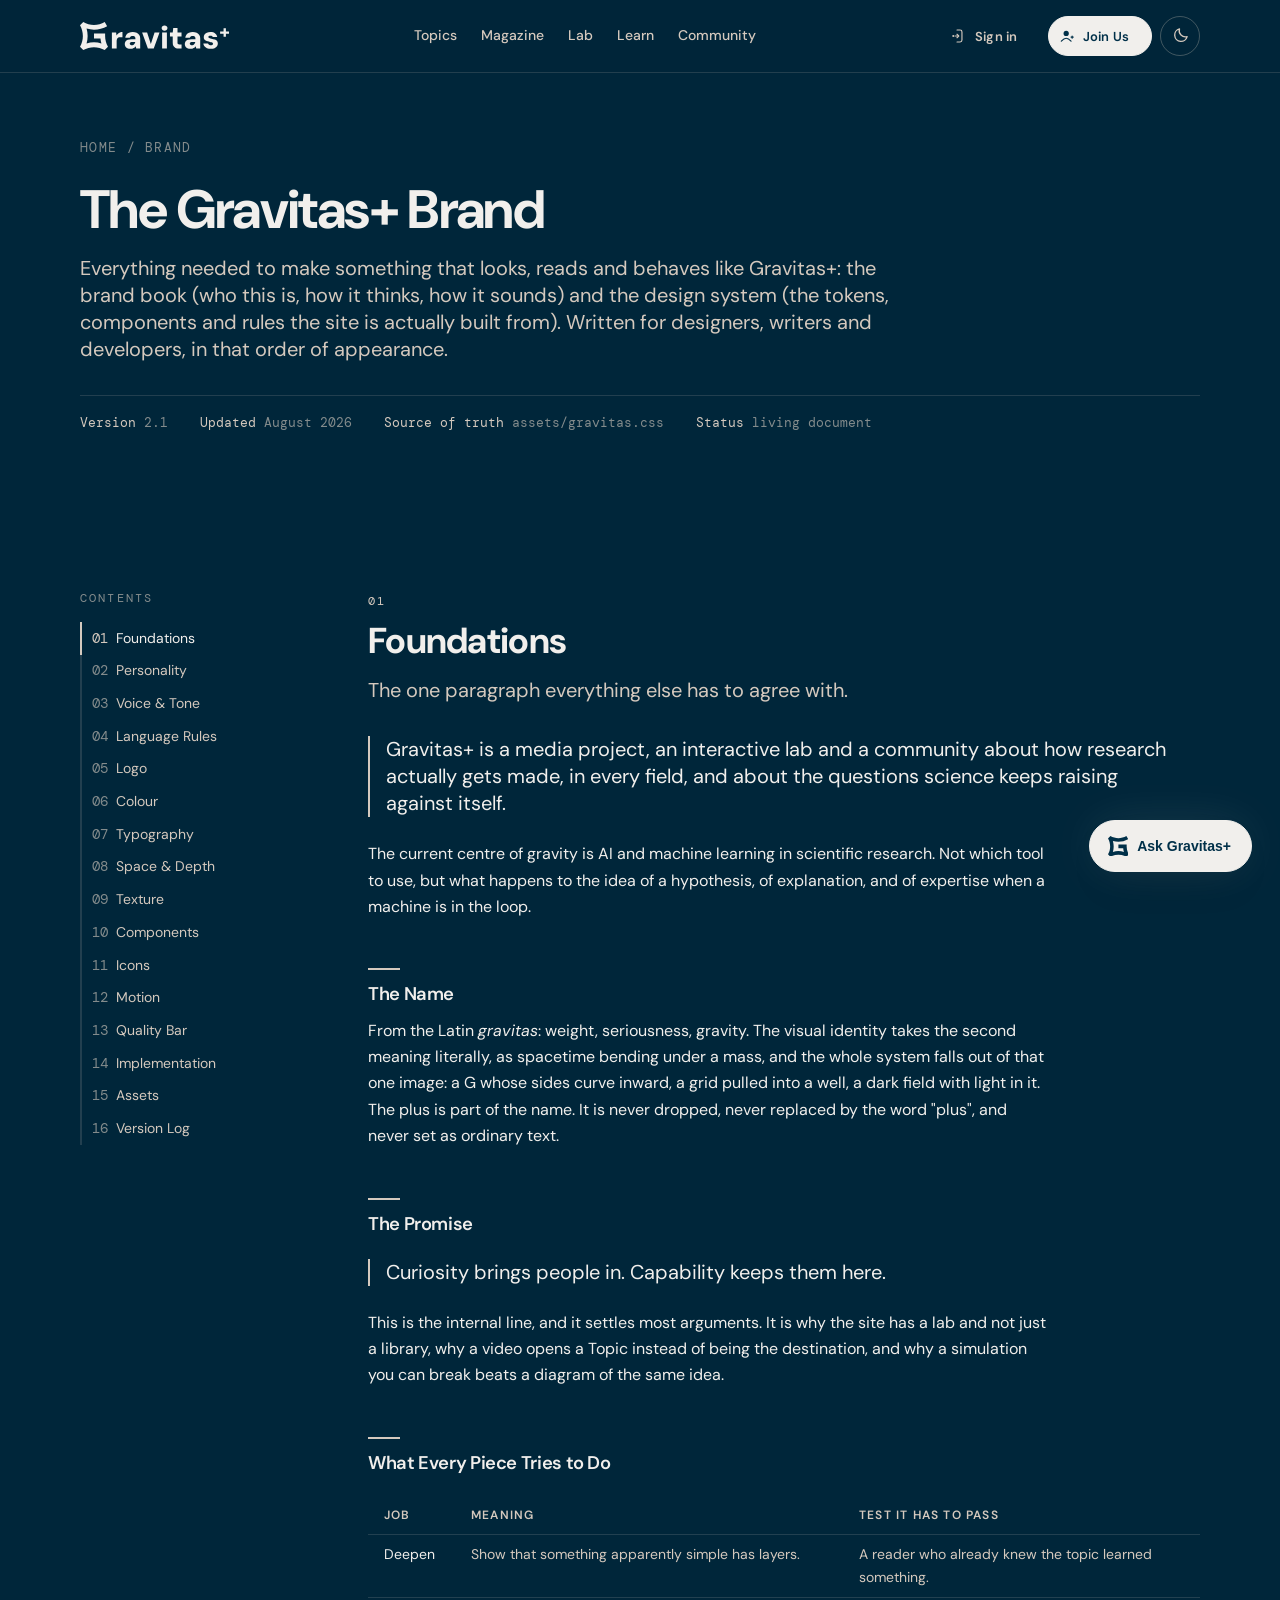
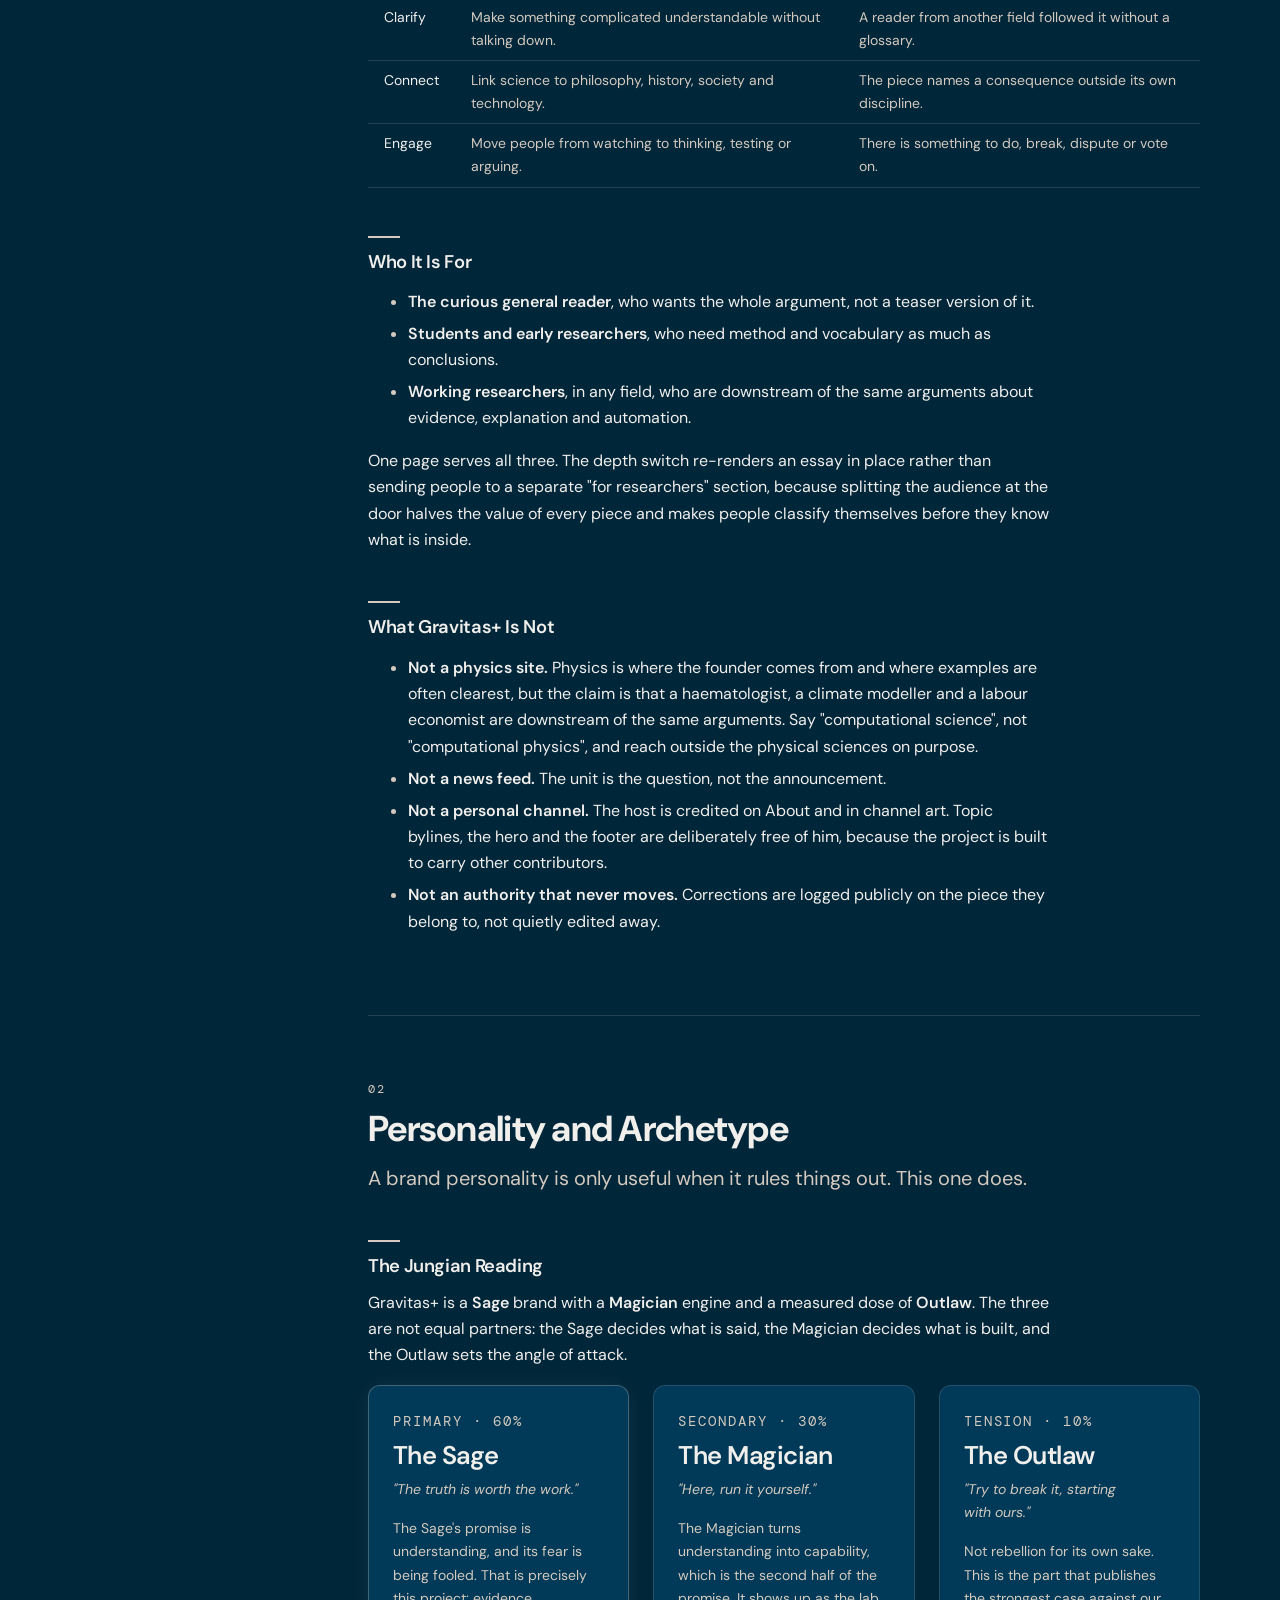
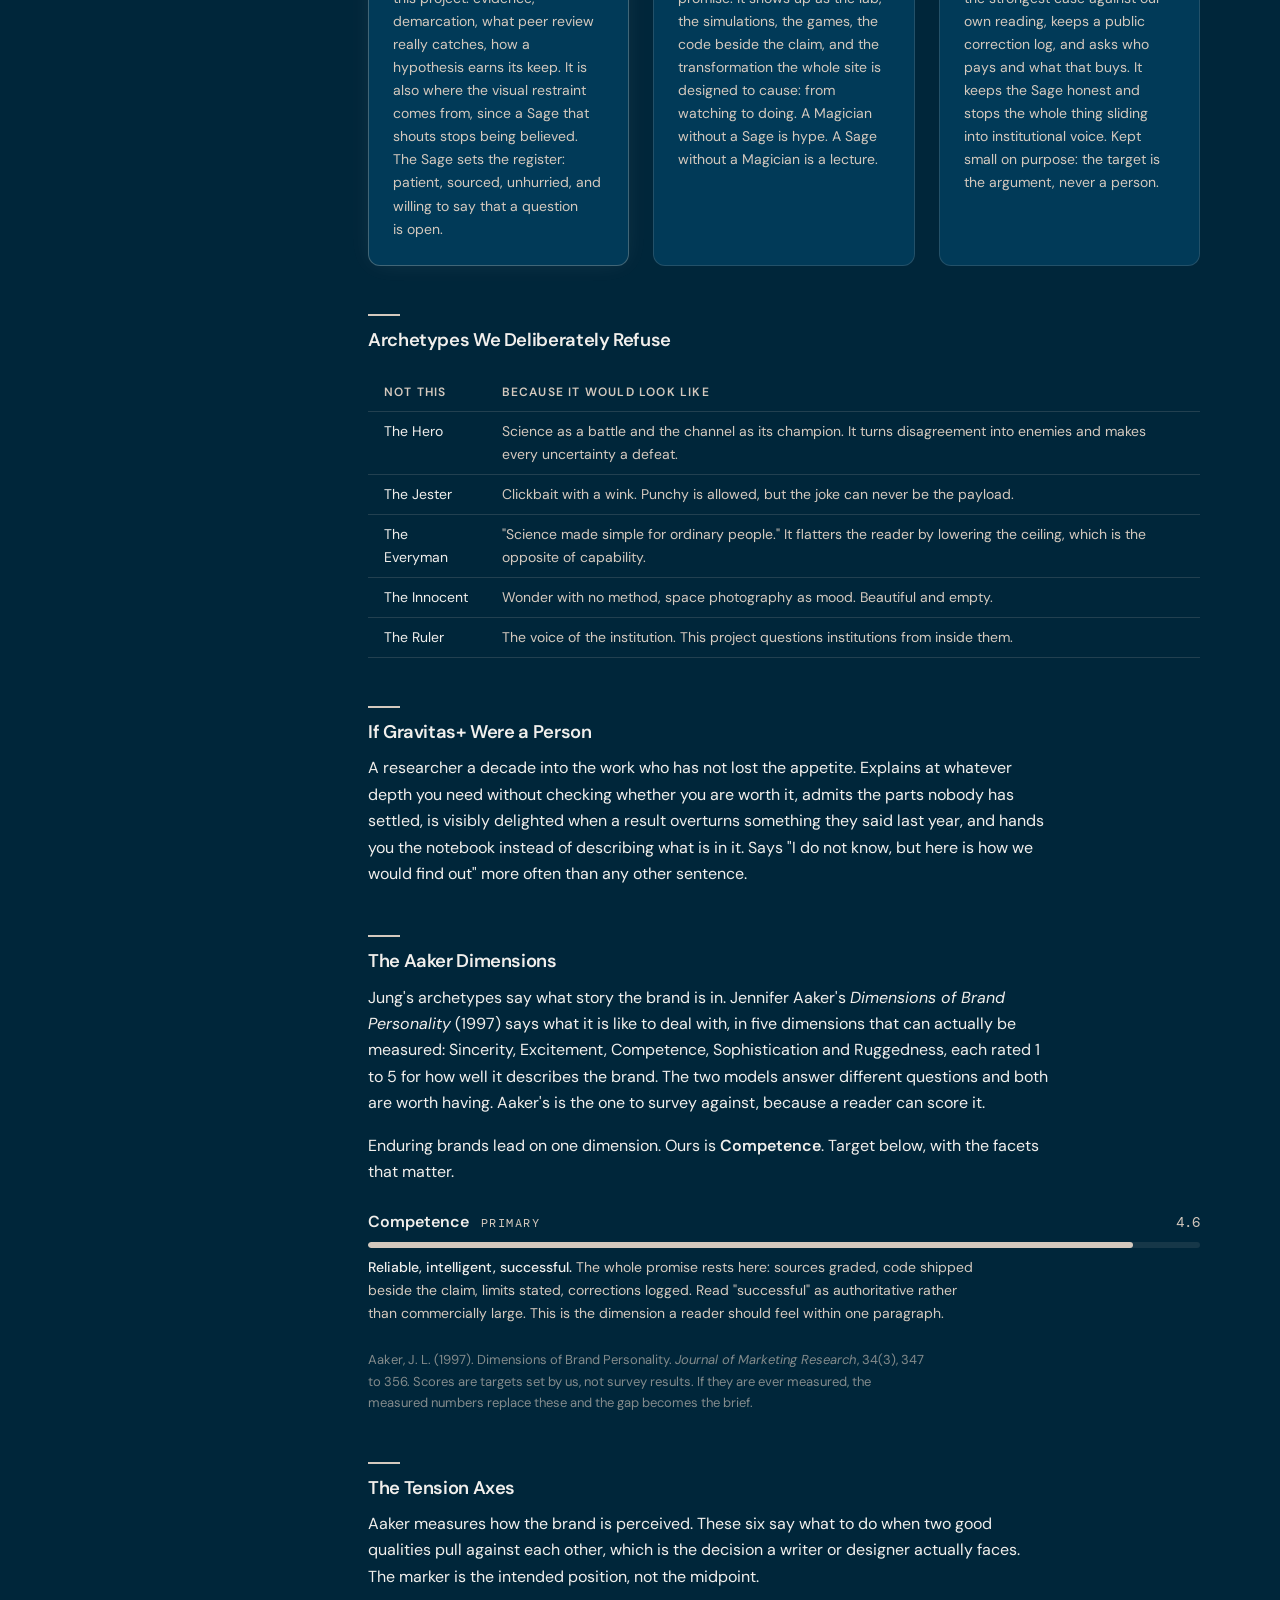
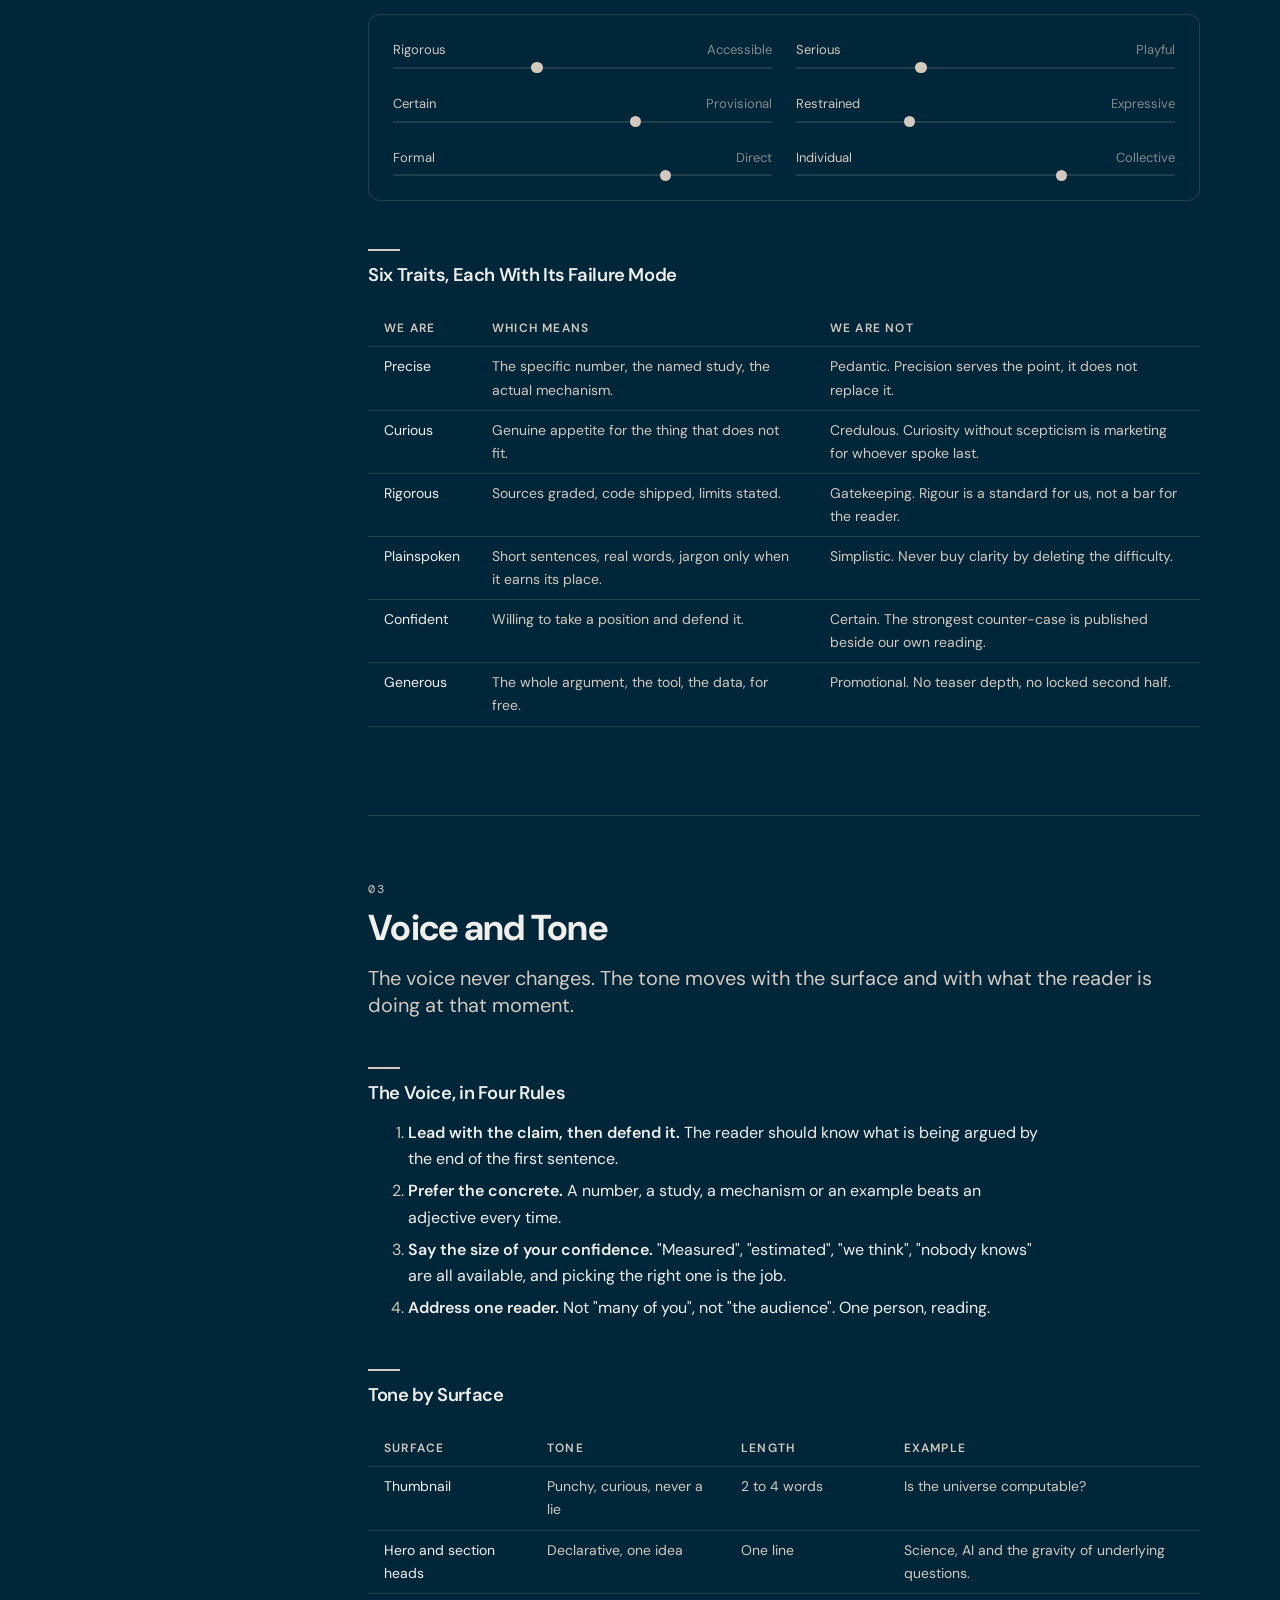
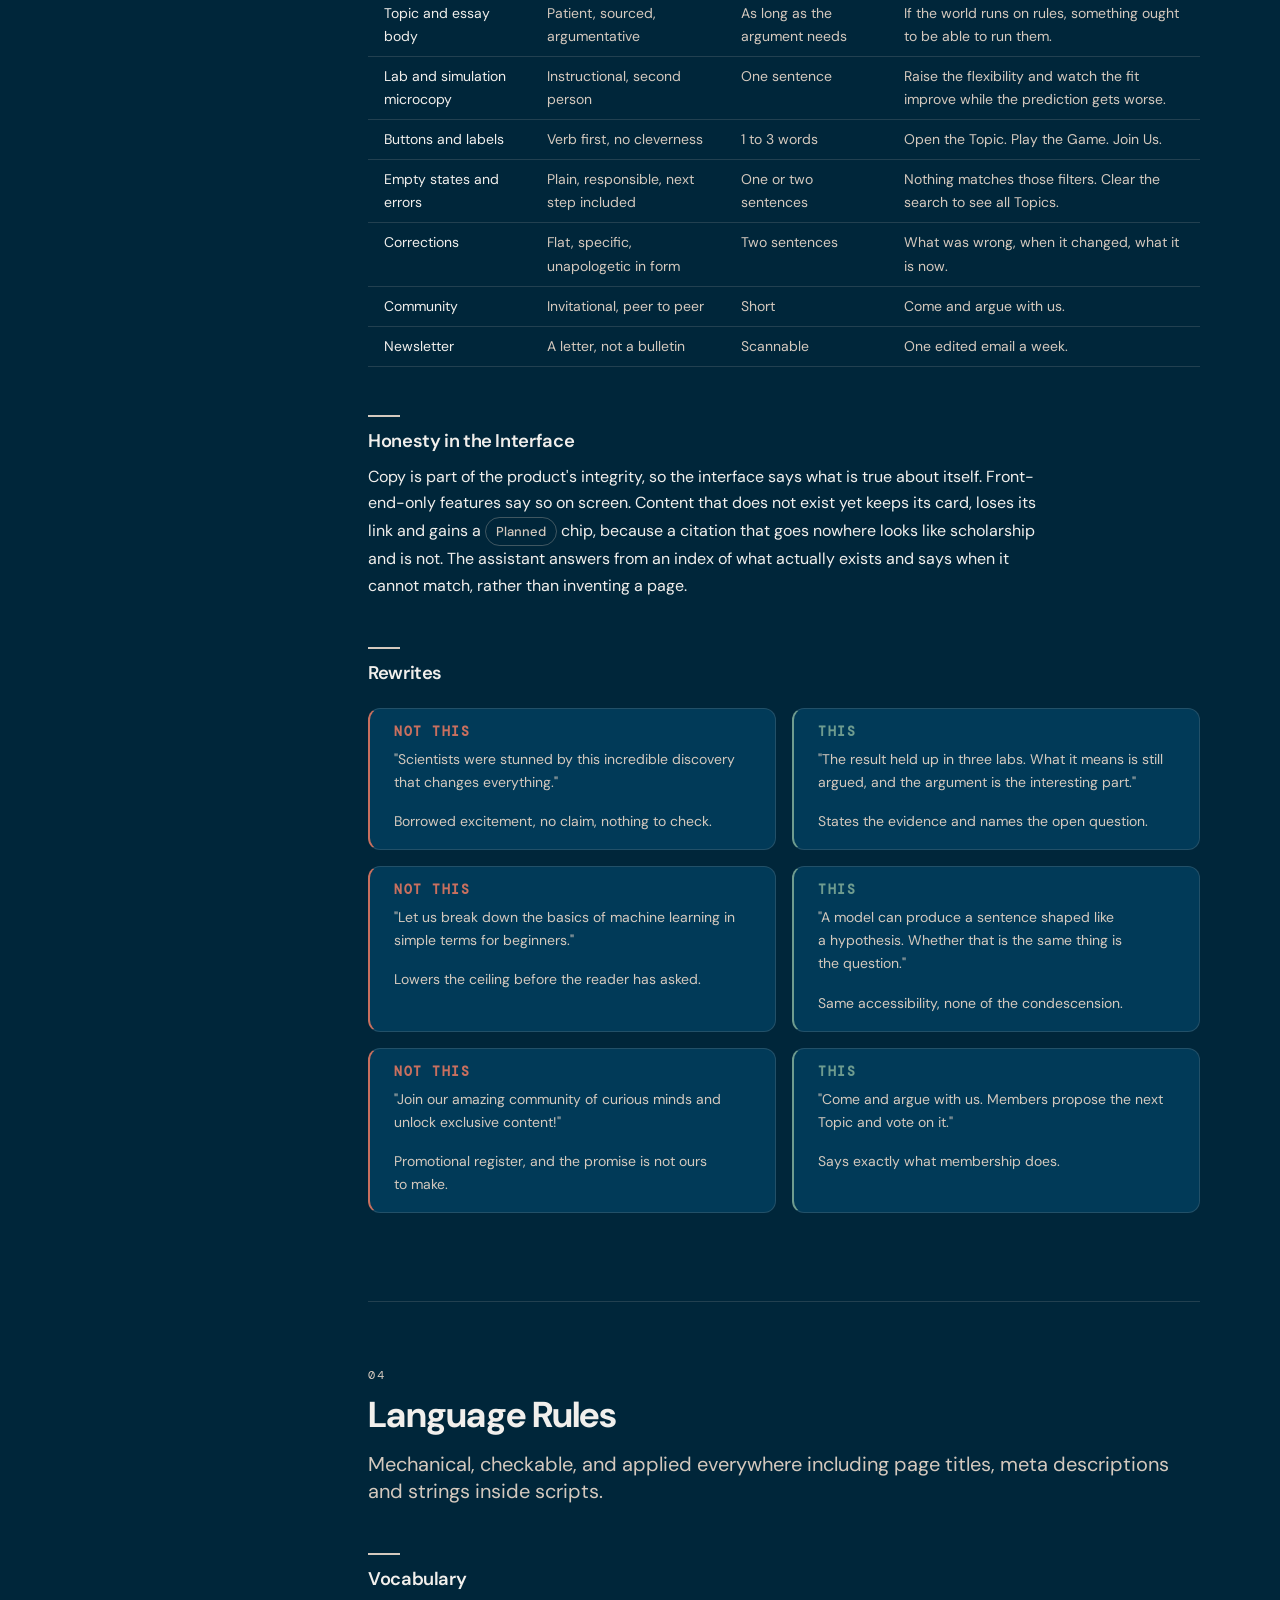
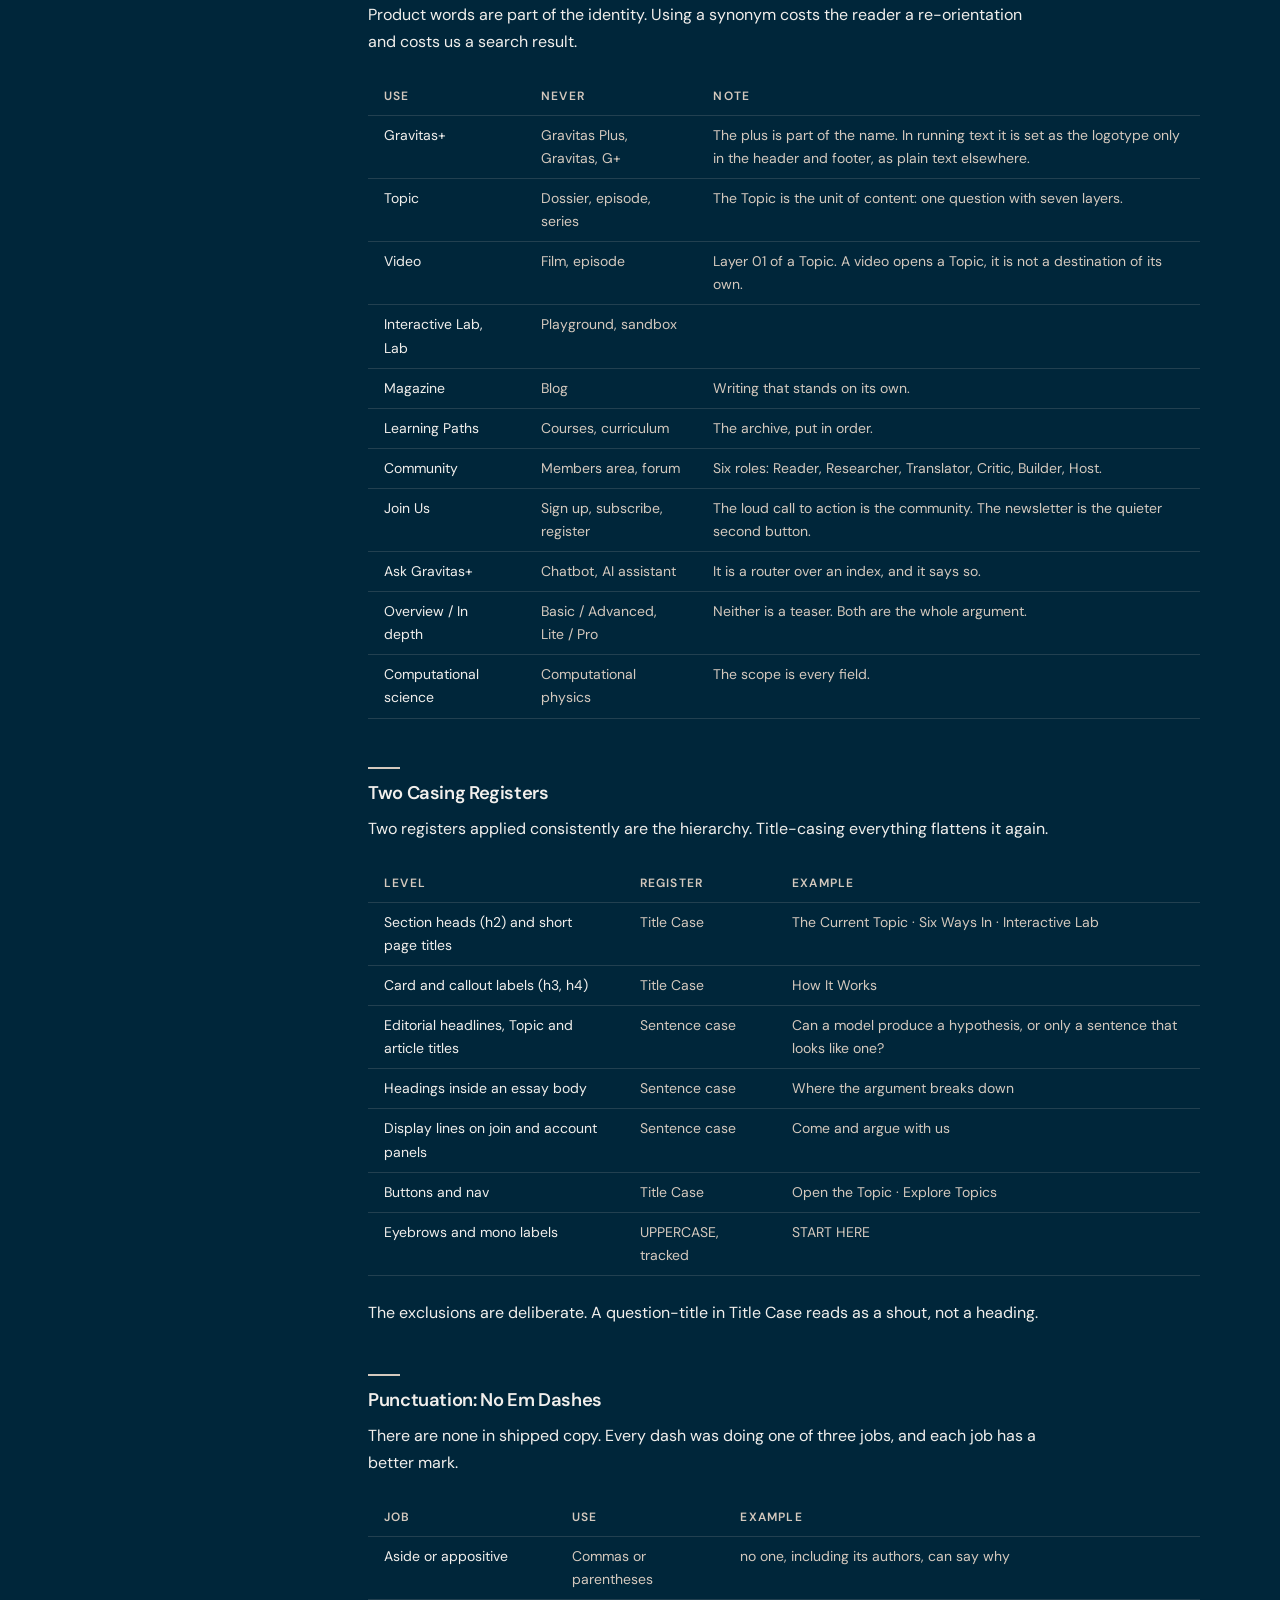
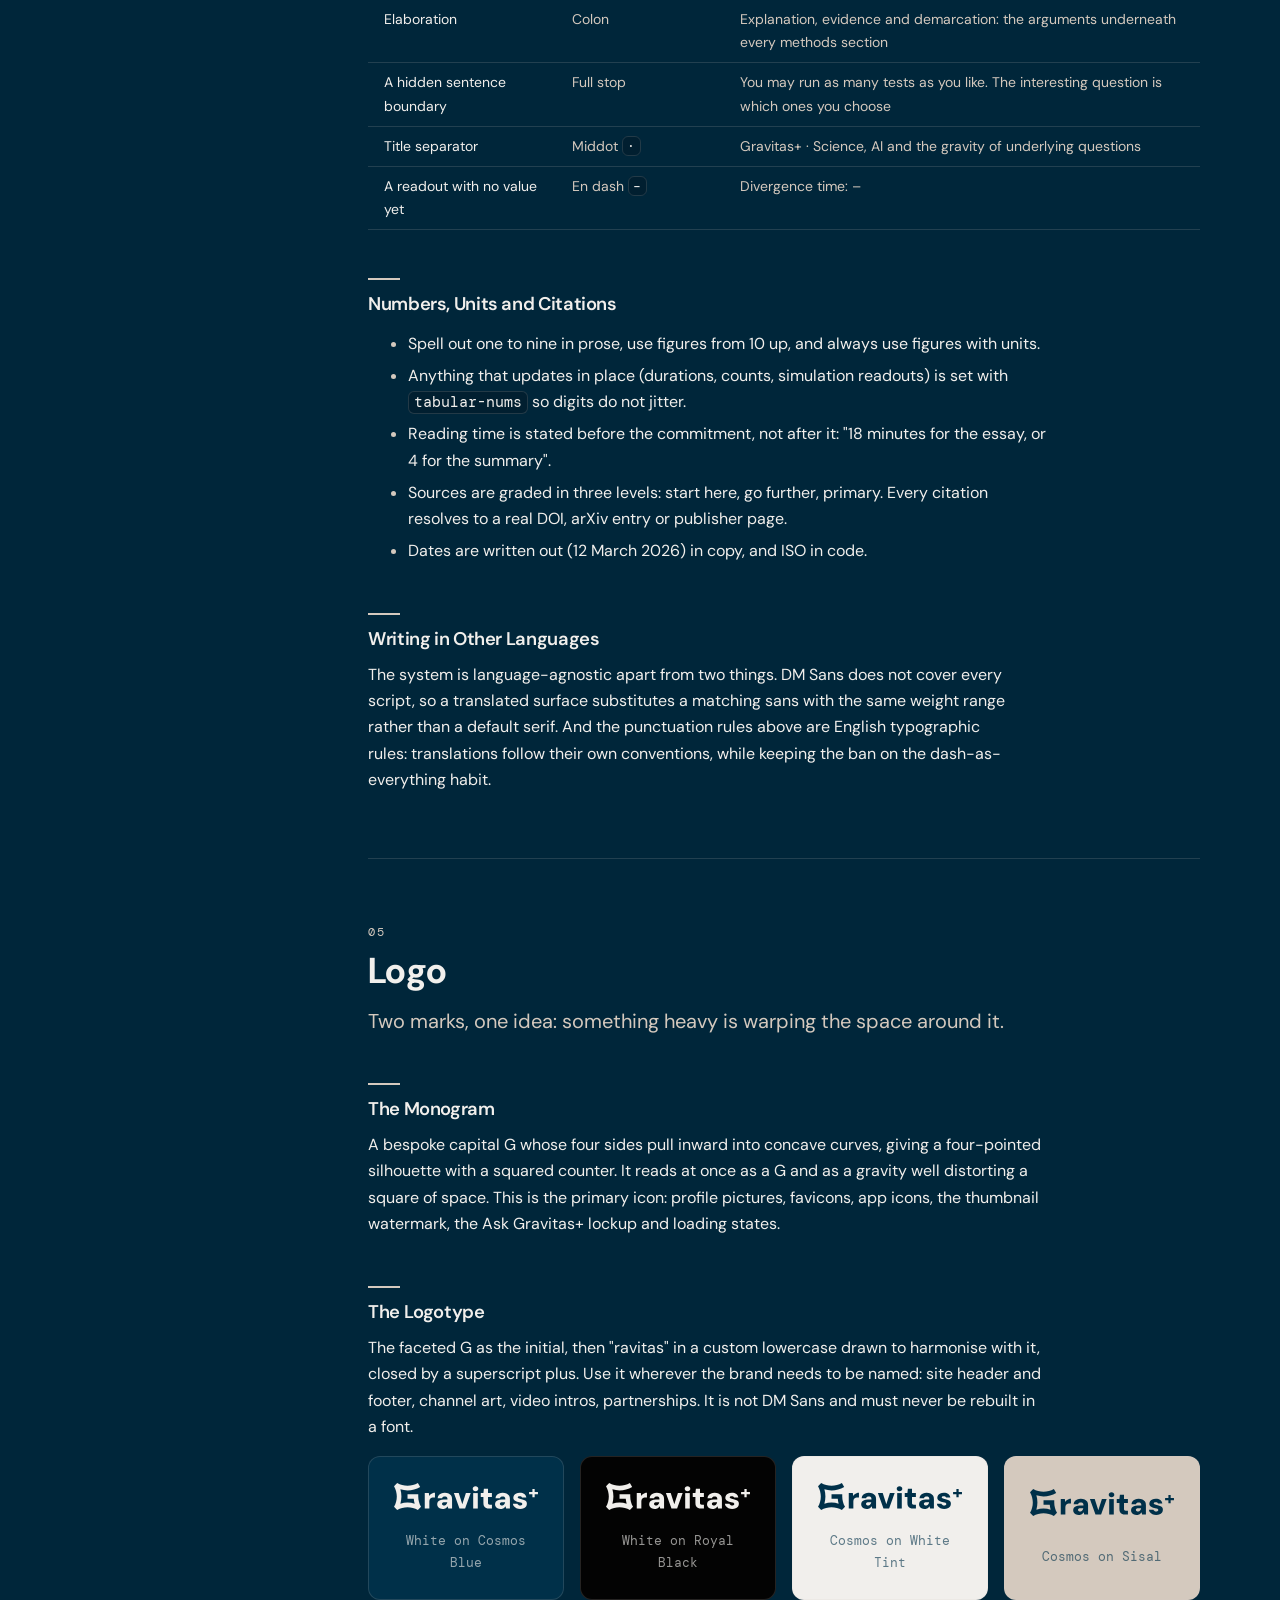
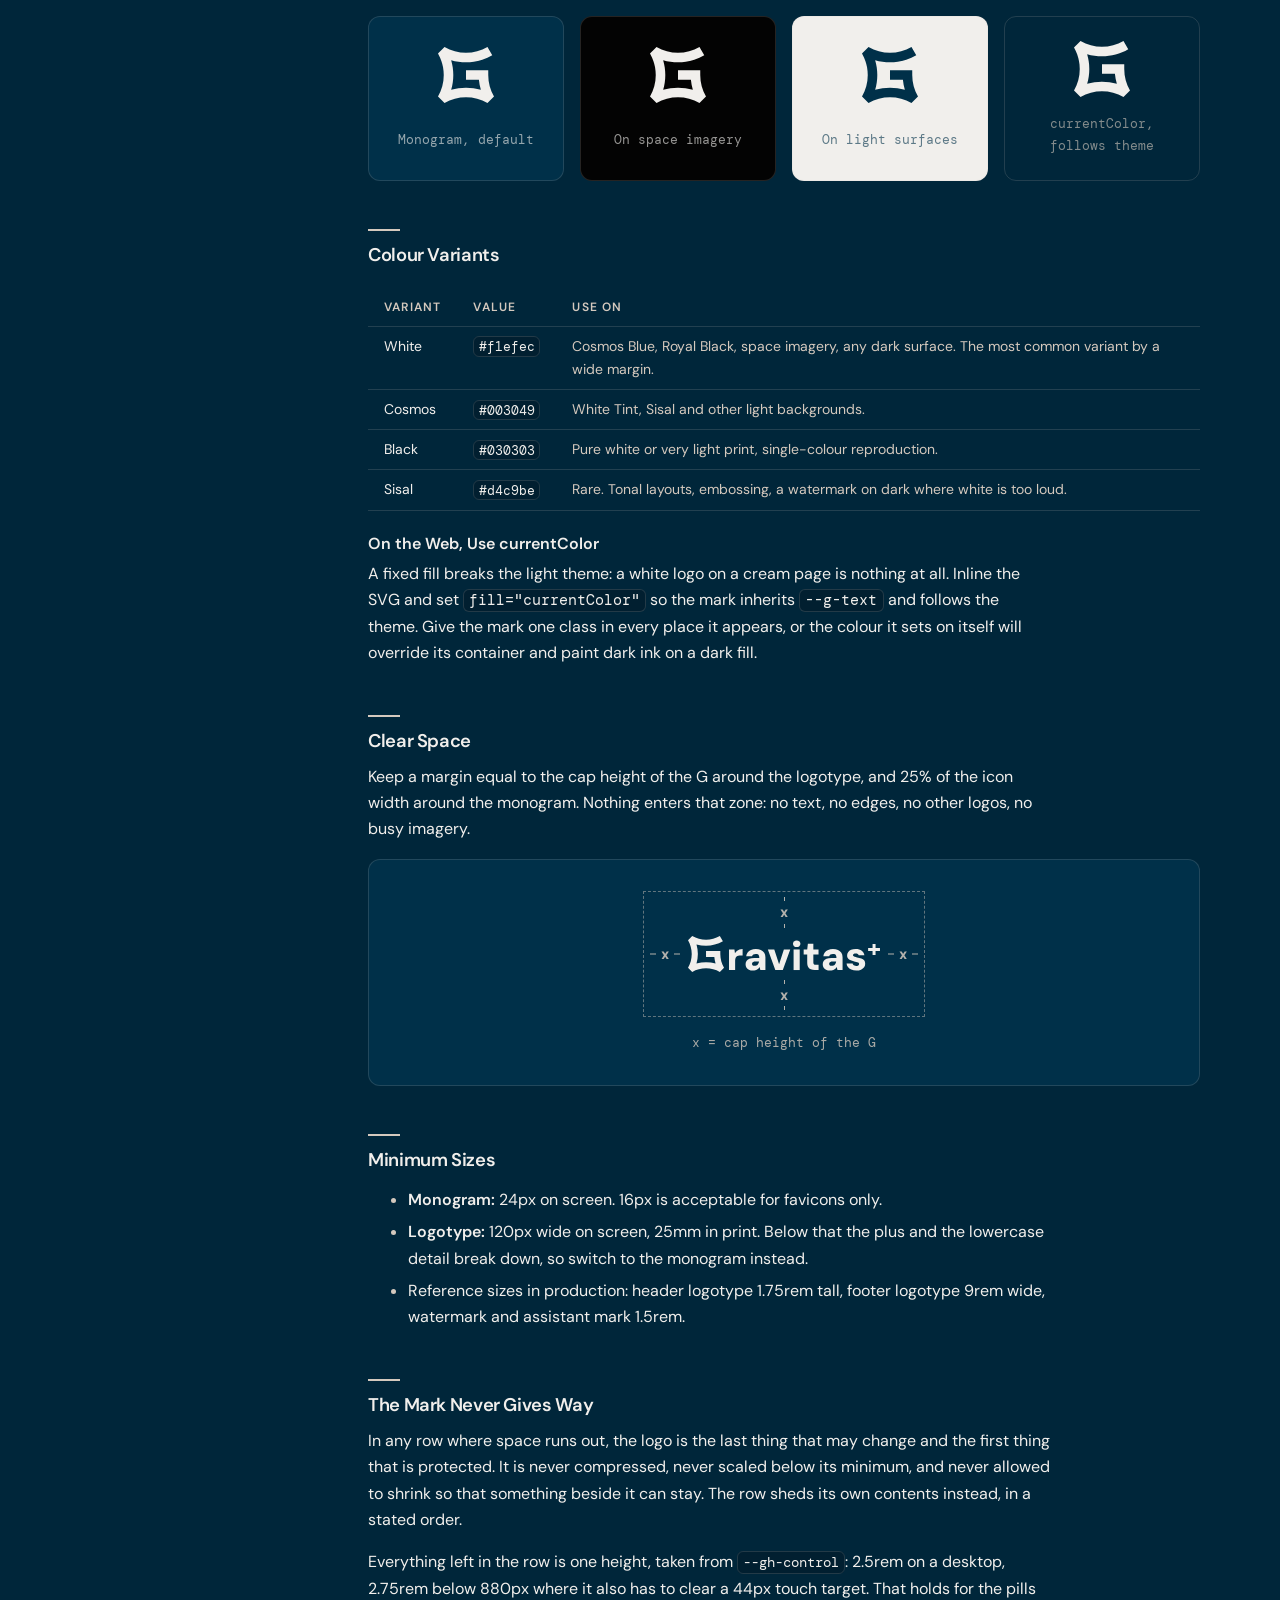
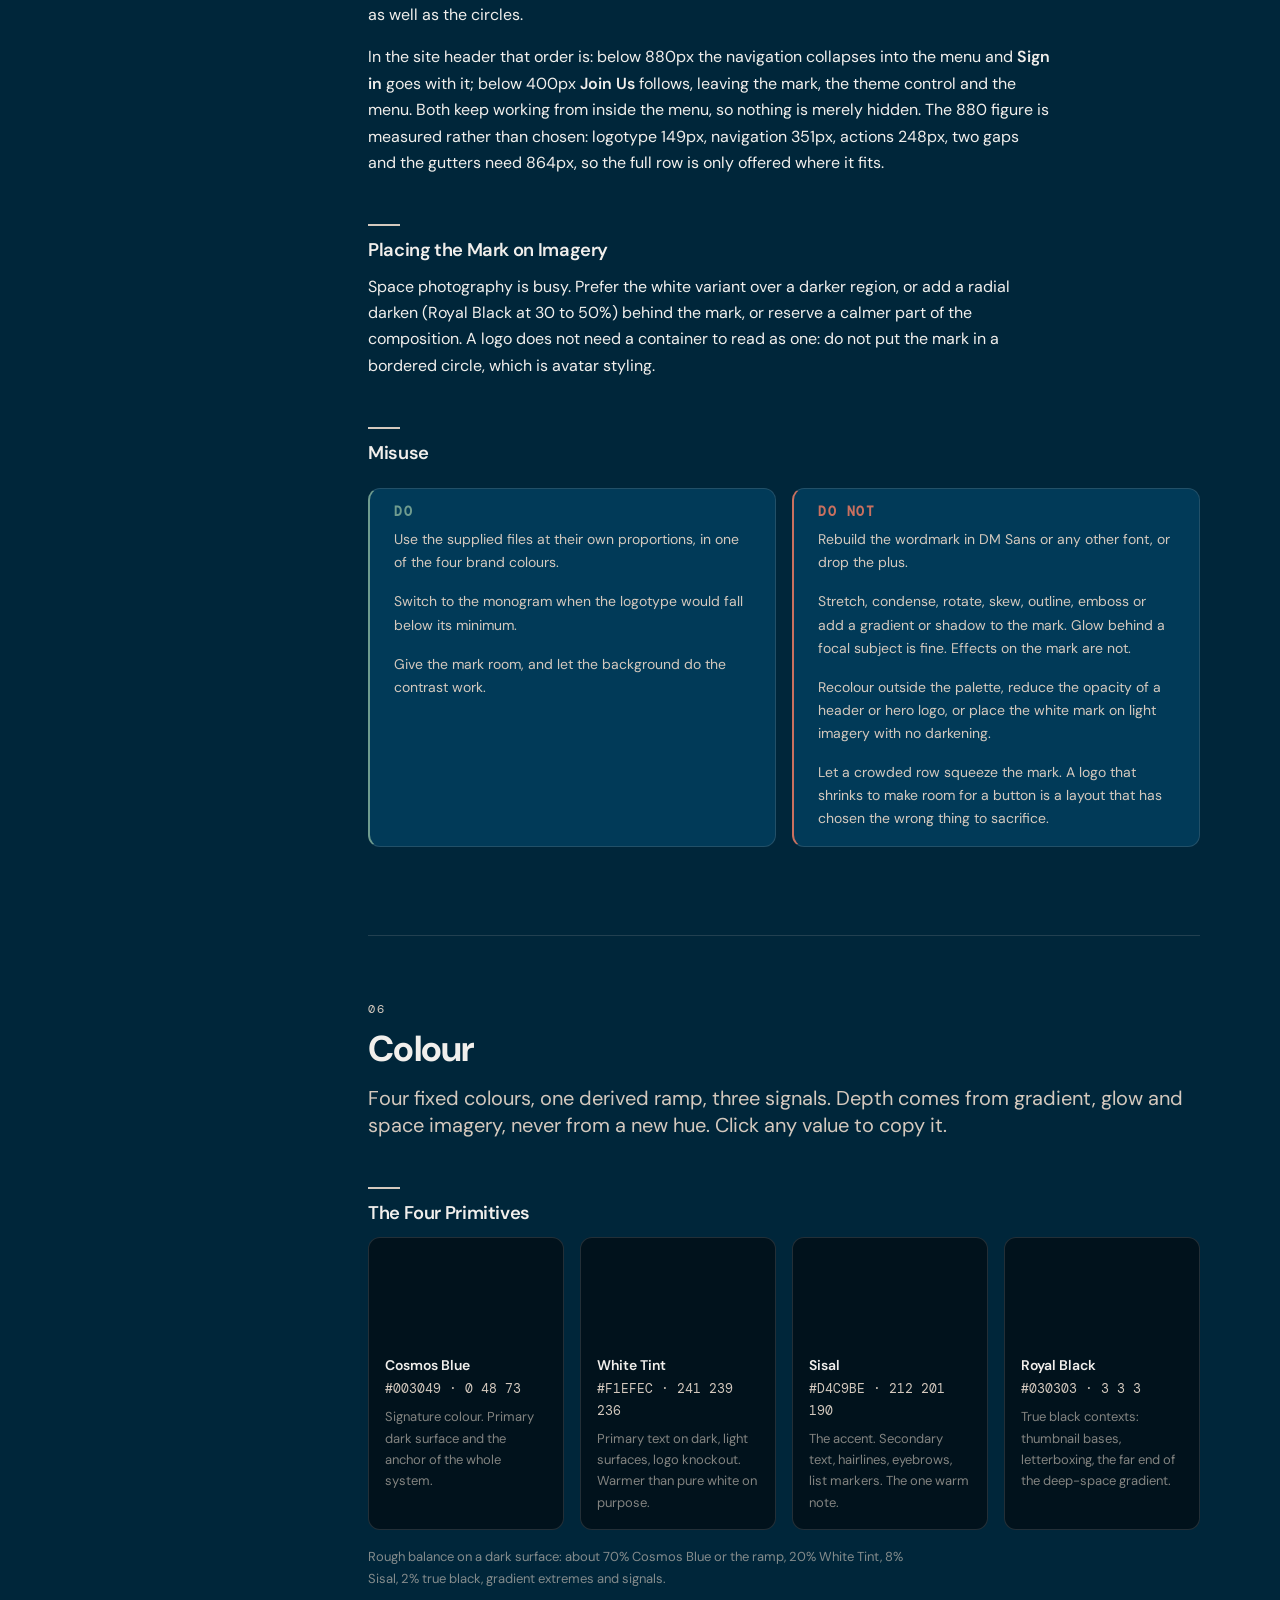
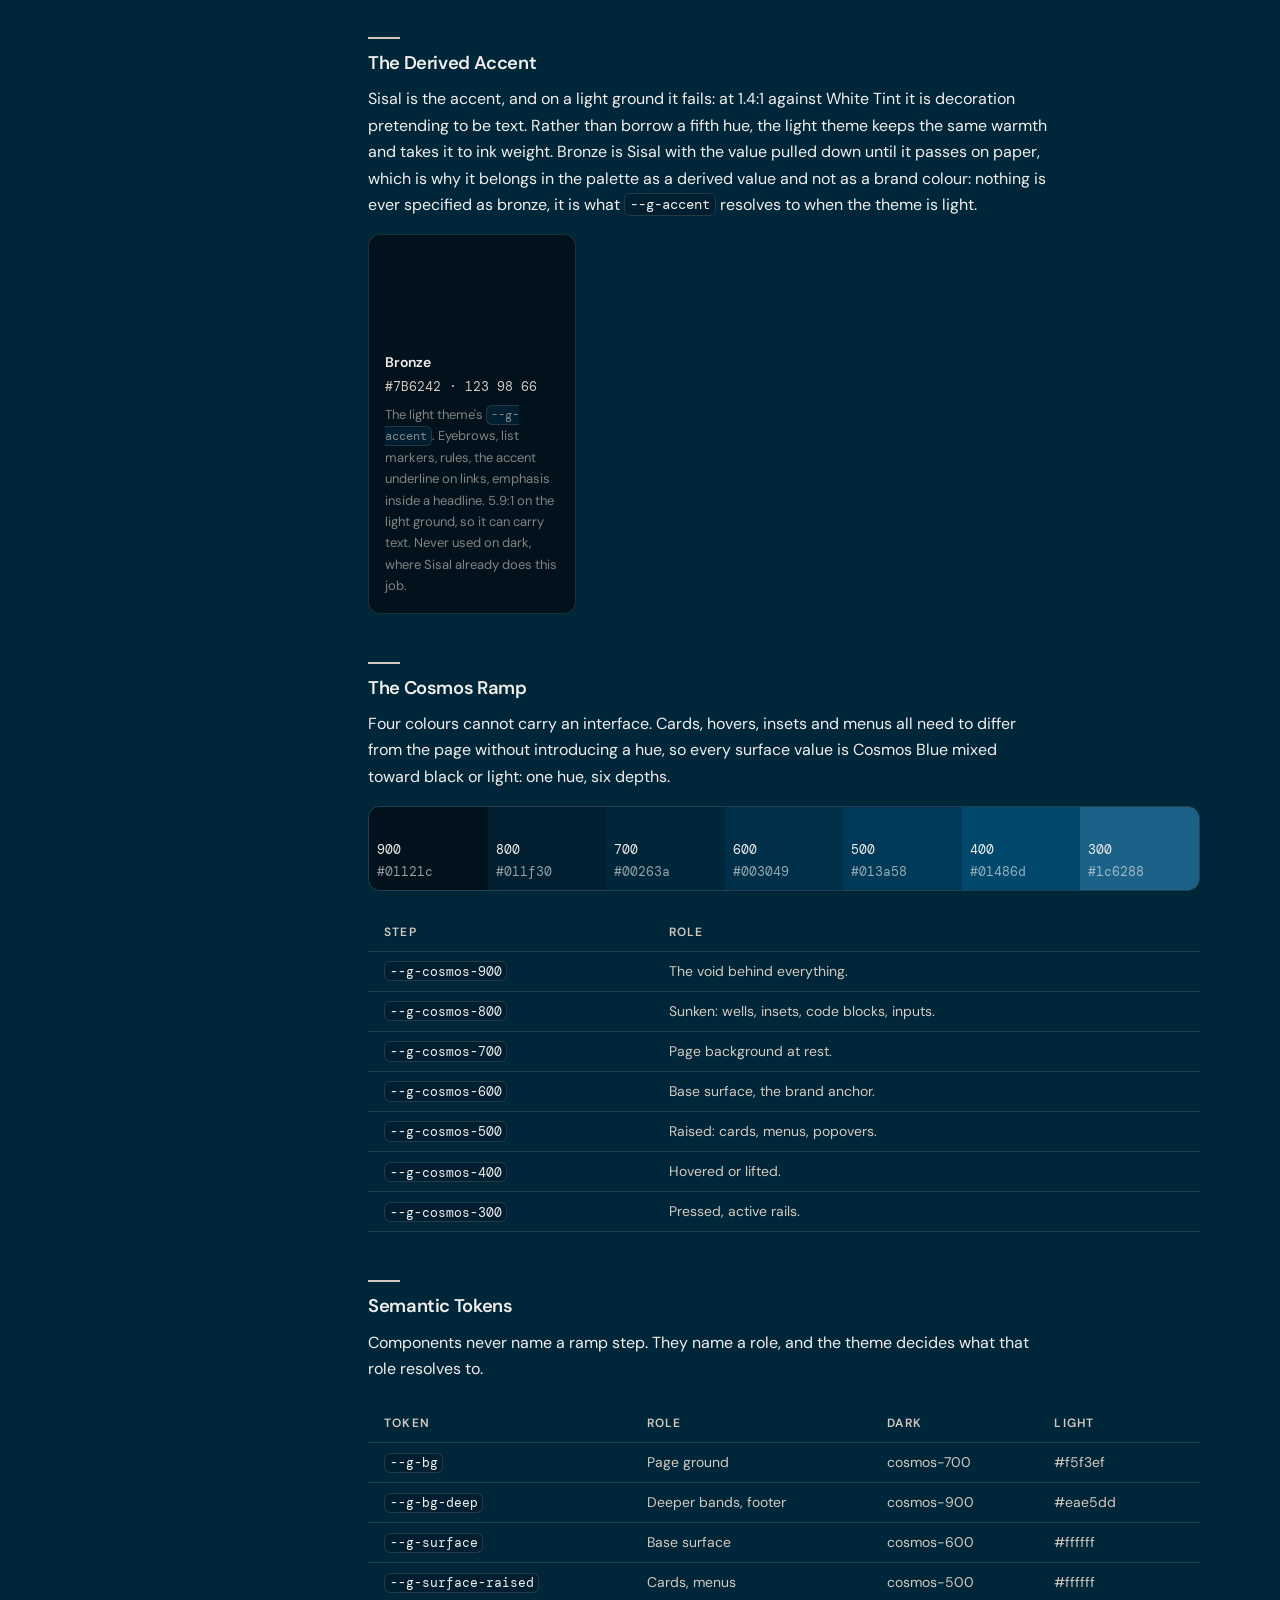
<file: brand.html>
<!DOCTYPE html>
<html lang="en">
<head>
<meta charset="utf-8">
<meta name="viewport" content="width=device-width, initial-scale=1">
<script>
/* Theme, resolved before first paint. See assets/site.js for the toggle.
   Dark is the default full stop, not "dark unless your OS says otherwise":
   this is a night sky, and a visitor who has never touched the control should
   see the same site every time rather than one that depends on a setting they
   made for some other app. Only an explicit choice, stored here, overrides it. */
(function(){try{var s=localStorage.getItem('gravitas:theme');
document.documentElement.setAttribute('data-theme',s==='light'?'light':'dark');
}catch(e){document.documentElement.setAttribute('data-theme','dark');}})();
</script>
<title>Brand &middot; Gravitas+</title>
<meta name="description" content="The Gravitas+ brand book and design system: personality, voice, logo, colour, typography, components and the rules the site is built from.">
<link rel="icon" href="assets/favicon.svg" type="image/svg+xml">
<link rel="mask-icon" href="assets/monogram.svg" color="#003049">
<meta name="theme-color" content="#00263a">
<meta name="robots" content="noindex, follow">
<link rel="preconnect" href="https://fonts.googleapis.com">
<link rel="preconnect" href="https://fonts.gstatic.com" crossorigin>
<link href="https://fonts.googleapis.com/css2?family=DM+Sans:ital,opsz,wght@0,9..40,100..1000;1,9..40,100..1000&family=DM+Mono:wght@300;400;500&display=swap" rel="stylesheet">
<link rel="stylesheet" href="assets/gravitas.css">
<link rel="stylesheet" href="assets/site.css">

<link rel="stylesheet" href="assets/brand.css">
<link rel="stylesheet" href="assets/chat.css">
</head>
<body class="is-overview">
<a class="g-skip-link" href="#main">Skip to content</a>
<header class="g-header">
  <div class="g-container g-header__inner">
    <a class="g-logo" href="index.html" aria-label="Gravitas+ home"><svg id="Layer_2" data-name="Layer 2" xmlns="http://www.w3.org/2000/svg" viewBox="0 0 630.63 118.24" fill="currentColor">
  <g id="Layer_1-2" data-name="Layer 1">
    <g>
      <path d="M106.06,49.06h-46.96v20.16h27.29c.65,7.22,2.02,14.31,4.03,21.24-20.24-5.97-42.41-5.97-62.6,0,2.94-10.12,4.47-20.68,4.47-31.32s-1.53-21.2-4.47-31.32c10.12,2.98,20.64,4.51,31.28,4.51,19.55,0,38.7-5.16,55.47-14.88L104.45.04c-13.71,7.94-29.39,12.13-45.35,12.13S27.49,7.98,13.79,0L0,13.79c7.94,13.71,12.13,29.39,12.13,45.35S7.94,90.78,0,104.45l13.79,13.79c13.67-7.94,29.35-12.13,45.31-12.13s31.6,4.19,45.35,12.13l13.79-13.79c-7.98-13.67-12.17-29.35-12.17-45.31v-10.08Z"/>
      <path d="M160.51,49.21c-2.41,2.06-4.52,4.52-6.3,7.38l-1.74-12.34h-17.84v67.6h20.12v-30.18c0-3.4.4-6.24,1.21-8.52.8-2.28,2.01-4.09,3.62-5.43,1.61-1.34,3.49-2.3,5.63-2.89,2.15-.58,4.56-.87,7.24-.87h6.84v-21.33c-3.85,0-7.33.58-10.46,1.74-3.13,1.17-5.9,2.78-8.32,4.83Z"/>
      <path d="M239.25,45.72c-4.74-2.05-10.33-3.08-16.77-3.08-5.9,0-11.15,1.03-15.76,3.08-4.61,2.06-8.25,4.87-10.93,8.45-2.68,3.57-4.25,7.78-4.69,12.61h19.31c.54-2.68,1.88-4.67,4.02-5.97,2.15-1.3,4.78-1.94,7.91-1.94,2.95,0,5.28.49,6.98,1.48,1.7.98,2.93,2.48,3.69,4.49.76,2.01,1.14,4.54,1.14,7.58h-16.23c-6.71,0-12.18.9-16.43,2.68-4.25,1.79-7.38,4.27-9.39,7.44-2.01,3.17-3.02,6.73-3.02,10.66s.87,7.16,2.61,10.2c1.74,3.04,4.47,5.48,8.18,7.31,3.71,1.83,8.34,2.75,13.88,2.75,2.68,0,5.09-.27,7.24-.81,2.15-.54,4.11-1.31,5.91-2.35,1.79-1.03,3.35-2.23,4.69-3.62,1.34-1.39,2.5-2.93,3.49-4.63l2.41,9.79h16.77v-41.85c0-5.99-1.32-11.02-3.96-15.09-2.64-4.07-6.33-7.13-11.07-9.19ZM231.54,89.78c-.76,1.66-1.74,3.11-2.95,4.36-1.2,1.25-2.61,2.24-4.22,2.95-1.61.72-3.44,1.07-5.5,1.07-1.61,0-3.06-.27-4.36-.81-1.3-.54-2.33-1.3-3.09-2.28s-1.14-2.23-1.14-3.76c0-1.34.33-2.57,1-3.69.67-1.11,1.77-1.96,3.29-2.55,1.52-.58,3.4-.87,5.63-.87h13.01c-.36,2.06-.92,3.91-1.68,5.57Z"/>
      <polygon points="299.2 92.93 283.38 44.25 262.32 44.25 286.73 111.85 311.41 111.85 335.82 44.25 314.9 44.25 299.2 92.93"/>
      <path d="M365.8,17.69c-2.28-2.05-5.26-3.08-8.92-3.08s-6.48,1.03-8.72,3.08c-2.24,2.06-3.35,4.7-3.35,7.92s1.11,5.72,3.35,7.78c2.24,2.05,5.14,3.08,8.72,3.08s6.64-1.03,8.92-3.08c2.28-2.06,3.42-4.65,3.42-7.78s-1.14-5.86-3.42-7.92Z"/>
      <rect x="346.82" y="44.25" width="20.12" height="67.6"/>
      <path d="M413.55,93.14c-1.21-1.12-1.81-3.02-1.81-5.7v-26.42h17.03v-16.77h-17.03v-19.05h-17.98l-2.15,19.05h-11.67v16.77h11.67v26.16c0,6.17,1.03,11.05,3.09,14.62,2.06,3.57,4.96,6.15,8.72,7.71,3.76,1.56,8.05,2.35,12.88,2.35h12.61v-17.03h-9.12c-2.95,0-5.03-.56-6.24-1.68Z"/>
      <path d="M492.75,45.72c-4.74-2.05-10.33-3.08-16.77-3.08-5.9,0-11.15,1.03-15.76,3.08-4.61,2.06-8.25,4.87-10.93,8.45-2.68,3.57-4.25,7.78-4.69,12.61h19.31c.54-2.68,1.88-4.67,4.02-5.97,2.15-1.3,4.78-1.94,7.91-1.94,2.95,0,5.28.49,6.98,1.48,1.7.98,2.93,2.48,3.69,4.49.76,2.01,1.14,4.54,1.14,7.58h-16.23c-6.71,0-12.18.9-16.43,2.68-4.25,1.79-7.38,4.27-9.39,7.44-2.01,3.17-3.02,6.73-3.02,10.66s.87,7.16,2.61,10.2,4.47,5.48,8.18,7.31c3.71,1.83,8.34,2.75,13.88,2.75,2.68,0,5.09-.27,7.24-.81,2.15-.54,4.11-1.31,5.9-2.35,1.79-1.03,3.35-2.23,4.69-3.62,1.34-1.39,2.5-2.93,3.49-4.63l2.41,9.79h16.77v-41.85c0-5.99-1.32-11.02-3.96-15.09-2.64-4.07-6.33-7.13-11.07-9.19ZM485.04,89.78c-.76,1.66-1.74,3.11-2.95,4.36-1.2,1.25-2.61,2.24-4.22,2.95-1.61.72-3.44,1.07-5.5,1.07-1.61,0-3.06-.27-4.36-.81-1.3-.54-2.33-1.3-3.09-2.28-.76-.98-1.14-2.23-1.14-3.76,0-1.34.33-2.57,1-3.69.67-1.11,1.77-1.96,3.29-2.55,1.52-.58,3.4-.87,5.63-.87h13.01c-.36,2.06-.92,3.91-1.68,5.57Z"/>
      <path d="M569.27,73.96c-3.98-1.39-8.7-2.61-14.15-3.69-2.78-.54-5.15-1.14-7.11-1.81-1.97-.67-3.47-1.45-4.49-2.35-1.03-.89-1.54-1.88-1.54-2.95,0-1.52.76-2.79,2.28-3.82,1.52-1.03,3.71-1.54,6.57-1.54s4.98.49,6.64,1.47c1.65.99,2.75,2.37,3.29,4.16h18.78c-.9-6.35-3.78-11.4-8.65-15.15-4.87-3.76-11.51-5.63-19.92-5.63-5.99,0-11.11.96-15.36,2.88-4.25,1.93-7.46,4.49-9.66,7.71-2.19,3.22-3.28,6.84-3.28,10.87,0,3.49.71,6.33,2.15,8.52,1.43,2.19,3.4,4.02,5.9,5.5,2.5,1.48,5.34,2.66,8.52,3.55,3.17.89,6.37,1.74,9.59,2.55,2.77.54,5.14,1.12,7.11,1.74,1.96.63,3.46,1.37,4.49,2.22,1.03.85,1.54,2.12,1.54,3.82,0,1.07-.33,2.1-1,3.08-.67.98-1.72,1.77-3.15,2.35-1.43.58-3.22.87-5.37.87s-4.16-.36-5.77-1.07c-1.61-.71-2.88-1.68-3.82-2.88-.94-1.21-1.59-2.53-1.94-3.96h-19.98c.35,4.38,1.85,8.29,4.49,11.74,2.64,3.44,6.26,6.19,10.87,8.25,4.6,2.05,10.13,3.09,16.57,3.09,5.9,0,11.06-.98,15.49-2.95,4.42-1.96,7.82-4.63,10.19-7.98,2.37-3.35,3.56-7.22,3.56-11.6,0-4.74-1.14-8.4-3.42-11-2.28-2.59-5.41-4.58-9.39-5.97Z"/>
      <polygon points="630.63 39.65 616.16 39.65 616.16 26.52 606.31 26.52 606.31 39.65 591.77 39.65 591.77 49.43 606.31 49.43 606.31 62.65 616.16 62.65 616.16 49.43 630.63 49.43 630.63 39.65"/>
    </g>
  </g>
</svg></a>
    <nav class="g-nav" aria-label="Primary"><a class="g-nav__link" href="topics.html"><svg class="g-ic g-nav__ic" viewBox="0 0 24 24" aria-hidden="true" fill="none" stroke="currentColor" stroke-linecap="round" stroke-linejoin="round" shape-rendering="geometricPrecision"><g transform="translate(2.282 2.283) scale(1.0407)" stroke-width="1.634"><rect x=".75" y=".75" width="17.2" height="17.2" rx="3.4" ry="3.4"/><path d="M.85,7.95c3.5,1.5,6,2.3,8.5,2.3s5-.8,8.5-2.3"/><path d="M7.95.85c1.5,3.5,2.3,6,2.3,8.5s-.8,5-2.3,8.5"/></g></svg>Topics</a><a class="g-nav__link" href="magazine.html"><svg class="g-ic g-nav__ic" viewBox="0 0 24 24" aria-hidden="true" fill="none" stroke="currentColor" stroke-linecap="round" stroke-linejoin="round" shape-rendering="geometricPrecision"><g transform="translate(1.971 3.385) scale(1.17763)" stroke-width="1.444"><path d="M8.35,2.33c2-1.3,4.5-1.8,7.6-1.5l-.11.58c-.73,3.91-.7,7.93.11,11.82h0c-3.1-.3-5.6.2-7.6,1.5"/><path d="M8.35,2.33v9.24"/><path d="M8.35,14.73c-2-1.3-4.5-1.8-7.6-1.5h0c.81-3.9.84-7.91.11-11.82l-.11-.58c1.98-.19,3.72-.06,5.23.41"/><path d="M10.38,5.74h3.1"/><path d="M10.38,8.74h2.2"/><circle cx="4.85" cy="7.24" r="1.316" fill="currentColor" stroke="none"/></g></svg>Magazine</a><a class="g-nav__link" href="lab.html"><svg class="g-ic g-nav__ic" viewBox="0 0 24 24" aria-hidden="true" fill="none" stroke="currentColor" stroke-linecap="round" stroke-linejoin="round" shape-rendering="geometricPrecision"><g transform="translate(4.844 0.9) scale(0.972826)" stroke-width="1.747"><path d="M4.7.75h5.2"/><path d="M5.9.75c0,8.29.39,6.94-4.03,13.95l-.79,1.25c-.89,1.41.12,3.2,1.8,3.2h9.04c1.68,0,2.69-1.79,1.8-3.2l-.79-1.25c-4.42-7.01-4.03-5.66-4.03-13.95"/><circle cx="7.3" cy="14.8" r="1.593" fill="currentColor" stroke="none"/></g></svg>Lab</a><a class="g-nav__link" href="learn.html"><svg class="g-ic g-nav__ic" viewBox="0 0 24 24" aria-hidden="true" fill="none" stroke="currentColor" stroke-linecap="round" stroke-linejoin="round" shape-rendering="geometricPrecision"><g transform="translate(2.353 2.45) scale(0.962366)" stroke-width="1.766"><path d="M4.45,17.15c3-.8,3.2-5.8,5.6-7.2"/><path d="M10.05,9.95c2.4-1.4,2.6-6.4,5.6-7.2"/><circle cx="2.35" cy="17.55" r="1.6"/><circle cx="17.75" cy="2.35" r="1.6"/><circle cx="10.05" cy="9.95" r="1.611" fill="currentColor" stroke="none"/></g></svg>Learn</a><a class="g-nav__link" href="community.html"><svg class="g-ic g-nav__ic" viewBox="0 0 24 24" aria-hidden="true" fill="none" stroke="currentColor" stroke-linecap="round" stroke-linejoin="round" shape-rendering="geometricPrecision"><g transform="translate(2.252 1.167) scale(1.09681)" stroke-width="1.55"><circle cx="8.91" cy="2.5" r="1.75"/><circle cx="15.32" cy="13.6" r="1.75"/><circle cx="2.5" cy="13.6" r="1.75"/><circle cx="8.91" cy="9.9" r="1.413" fill="currentColor" stroke="none"/></g></svg>Community</a><span class="g-nav__sep" aria-hidden="true"></span><a class="g-nav__link gh-nav-signin" href="account.html#in"><svg class="g-ic g-nav__ic g-ic--signin" viewBox="0 0 24 24" aria-hidden="true" fill="none" stroke="currentColor" stroke-linecap="round" stroke-linejoin="round" shape-rendering="geometricPrecision"><g transform="translate(2.7 2.349) scale(0.967568)" stroke-width="1.757"><path d="M6.55.75h4.75c1.6,0,2.9,1.3,2.9,2.9v12.7c0,1.6-1.3,2.9-2.9,2.9h-4.75"/><path d="M3.55,10h5.4"/><path d="M6.55,7.3l2.7,2.7-2.7,2.7"/><circle cx="0.77" cy="10" r="1.602" fill="currentColor" stroke="none"/></g></svg>Sign in</a><a class="g-btn g-btn--primary g-btn--sm g-btn--lead gh-nav-join" href="community.html#join"><svg class="g-btn__icon" viewBox="0 0 24 24" aria-hidden="true" fill="none" stroke="currentColor" stroke-linecap="round" stroke-linejoin="round" shape-rendering="geometricPrecision"><g transform="translate(2.662 4.159) scale(1.11875)" stroke-width="1.52"><path d="M13.75,8.5h3M15.25,7v3"/><path d="M13.75,14c-2.41-2.67-4.53-4-6.5-4s-4.09,1.33-6.5,4"/><circle cx="7.25" cy="3.5" r="3.5" fill="currentColor" stroke="none"/></g></svg><span>Join Us</span></a></nav>
    <div class="gh-actions">
      <a class="g-btn g-btn--ghost g-btn--sm g-btn--lead gh-signin" href="account.html#in"><svg class="g-btn__icon" viewBox="0 0 24 24" aria-hidden="true" fill="none" stroke="currentColor" stroke-linecap="round" stroke-linejoin="round" shape-rendering="geometricPrecision"><g transform="translate(2.7 2.349) scale(0.967568)" stroke-width="1.757"><path d="M6.55.75h4.75c1.6,0,2.9,1.3,2.9,2.9v12.7c0,1.6-1.3,2.9-2.9,2.9h-4.75"/><path d="M3.55,10h5.4"/><path d="M6.55,7.3l2.7,2.7-2.7,2.7"/><circle cx="0.77" cy="10" r="1.602" fill="currentColor" stroke="none"/></g></svg><span>Sign in</span></a>
      <!-- The header CTA is the site's single loudest control, and it used to
           point at a mailing list. The community is the thing this project is
           actually for, so it gets the slot. -->
      <a class="g-btn g-btn--primary g-btn--sm g-btn--lead lp-header__cta" href="community.html#join" aria-label="Join the Gravitas+ community">
        <svg class="g-btn__icon" viewBox="0 0 24 24" aria-hidden="true" fill="none" stroke="currentColor" stroke-linecap="round" stroke-linejoin="round" shape-rendering="geometricPrecision"><g transform="translate(2.662 4.159) scale(1.11875)" stroke-width="1.52"><path d="M13.75,8.5h3M15.25,7v3"/><path d="M13.75,14c-2.41-2.67-4.53-4-6.5-4s-4.09,1.33-6.5,4"/><circle cx="7.25" cy="3.5" r="3.5" fill="currentColor" stroke="none"/></g></svg>
        <span>Join Us</span>
      </a>
      <button class="theme-toggle" type="button" aria-pressed="false" aria-label="Switch colour theme" title="Switch colour theme">
        <svg class="ic-moon" viewBox="0 0 24 24" shape-rendering="geometricPrecision" fill="none" stroke="currentColor" stroke-width="1.8" stroke-linecap="round" stroke-linejoin="round" aria-hidden="true"><!-- The crescent sits centred by bounding box but not by mass: its area centroid measures (9.97, 14.03) against a 12,12 viewBox centre, which is why it read as low and left inside a circular button. Shifted part of the way back: correcting the full 2.03 would push the upper tip out of the box, so this splits the difference between the two centres, which is what optical centring is. --><g transform="translate(1.476 -1.425)"><path d="M20 14.2A8.2 8.2 0 0 1 9.8 4a8.4 8.4 0 1 0 10.2 10.2z"/></g></svg>
        <svg class="ic-sun" viewBox="0 0 24 24" shape-rendering="geometricPrecision" fill="none" stroke="currentColor" stroke-width="1.8" stroke-linecap="round" aria-hidden="true"><circle cx="12" cy="12" r="4.1"/><path d="M12 2.6v2.2M12 19.2v2.2M2.6 12h2.2M19.2 12h2.2M5.4 5.4l1.6 1.6M17 17l1.6 1.6M18.6 5.4 17 7M7 17l-1.6 1.6"/></svg>
      </button>
      <button class="lp-menu-btn" aria-label="Menu" aria-expanded="false">
        <svg width="20" height="20" viewBox="0 0 24 24" fill="none" stroke="currentColor" stroke-width="2"><path d="M4 7h16M4 12h16M4 17h16"/></svg>
      </button>
    </div>
  </div>
</header>
<main id="main">

<svg width="0" height="0" style="position:absolute" aria-hidden="true" focusable="false"><defs>
  <symbol id="bk-logotype" viewBox="0 0 630.63 118.24" fill="currentColor"><g>
    <g>
      <path d="M106.06,49.06h-46.96v20.16h27.29c.65,7.22,2.02,14.31,4.03,21.24-20.24-5.97-42.41-5.97-62.6,0,2.94-10.12,4.47-20.68,4.47-31.32s-1.53-21.2-4.47-31.32c10.12,2.98,20.64,4.51,31.28,4.51,19.55,0,38.7-5.16,55.47-14.88L104.45.04c-13.71,7.94-29.39,12.13-45.35,12.13S27.49,7.98,13.79,0L0,13.79c7.94,13.71,12.13,29.39,12.13,45.35S7.94,90.78,0,104.45l13.79,13.79c13.67-7.94,29.35-12.13,45.31-12.13s31.6,4.19,45.35,12.13l13.79-13.79c-7.98-13.67-12.17-29.35-12.17-45.31v-10.08Z"/>
      <path d="M160.51,49.21c-2.41,2.06-4.52,4.52-6.3,7.38l-1.74-12.34h-17.84v67.6h20.12v-30.18c0-3.4.4-6.24,1.21-8.52.8-2.28,2.01-4.09,3.62-5.43,1.61-1.34,3.49-2.3,5.63-2.89,2.15-.58,4.56-.87,7.24-.87h6.84v-21.33c-3.85,0-7.33.58-10.46,1.74-3.13,1.17-5.9,2.78-8.32,4.83Z"/>
      <path d="M239.25,45.72c-4.74-2.05-10.33-3.08-16.77-3.08-5.9,0-11.15,1.03-15.76,3.08-4.61,2.06-8.25,4.87-10.93,8.45-2.68,3.57-4.25,7.78-4.69,12.61h19.31c.54-2.68,1.88-4.67,4.02-5.97,2.15-1.3,4.78-1.94,7.91-1.94,2.95,0,5.28.49,6.98,1.48,1.7.98,2.93,2.48,3.69,4.49.76,2.01,1.14,4.54,1.14,7.58h-16.23c-6.71,0-12.18.9-16.43,2.68-4.25,1.79-7.38,4.27-9.39,7.44-2.01,3.17-3.02,6.73-3.02,10.66s.87,7.16,2.61,10.2c1.74,3.04,4.47,5.48,8.18,7.31,3.71,1.83,8.34,2.75,13.88,2.75,2.68,0,5.09-.27,7.24-.81,2.15-.54,4.11-1.31,5.91-2.35,1.79-1.03,3.35-2.23,4.69-3.62,1.34-1.39,2.5-2.93,3.49-4.63l2.41,9.79h16.77v-41.85c0-5.99-1.32-11.02-3.96-15.09-2.64-4.07-6.33-7.13-11.07-9.19ZM231.54,89.78c-.76,1.66-1.74,3.11-2.95,4.36-1.2,1.25-2.61,2.24-4.22,2.95-1.61.72-3.44,1.07-5.5,1.07-1.61,0-3.06-.27-4.36-.81-1.3-.54-2.33-1.3-3.09-2.28s-1.14-2.23-1.14-3.76c0-1.34.33-2.57,1-3.69.67-1.11,1.77-1.96,3.29-2.55,1.52-.58,3.4-.87,5.63-.87h13.01c-.36,2.06-.92,3.91-1.68,5.57Z"/>
      <polygon points="299.2 92.93 283.38 44.25 262.32 44.25 286.73 111.85 311.41 111.85 335.82 44.25 314.9 44.25 299.2 92.93"/>
      <path d="M365.8,17.69c-2.28-2.05-5.26-3.08-8.92-3.08s-6.48,1.03-8.72,3.08c-2.24,2.06-3.35,4.7-3.35,7.92s1.11,5.72,3.35,7.78c2.24,2.05,5.14,3.08,8.72,3.08s6.64-1.03,8.92-3.08c2.28-2.06,3.42-4.65,3.42-7.78s-1.14-5.86-3.42-7.92Z"/>
      <rect x="346.82" y="44.25" width="20.12" height="67.6"/>
      <path d="M413.55,93.14c-1.21-1.12-1.81-3.02-1.81-5.7v-26.42h17.03v-16.77h-17.03v-19.05h-17.98l-2.15,19.05h-11.67v16.77h11.67v26.16c0,6.17,1.03,11.05,3.09,14.62,2.06,3.57,4.96,6.15,8.72,7.71,3.76,1.56,8.05,2.35,12.88,2.35h12.61v-17.03h-9.12c-2.95,0-5.03-.56-6.24-1.68Z"/>
      <path d="M492.75,45.72c-4.74-2.05-10.33-3.08-16.77-3.08-5.9,0-11.15,1.03-15.76,3.08-4.61,2.06-8.25,4.87-10.93,8.45-2.68,3.57-4.25,7.78-4.69,12.61h19.31c.54-2.68,1.88-4.67,4.02-5.97,2.15-1.3,4.78-1.94,7.91-1.94,2.95,0,5.28.49,6.98,1.48,1.7.98,2.93,2.48,3.69,4.49.76,2.01,1.14,4.54,1.14,7.58h-16.23c-6.71,0-12.18.9-16.43,2.68-4.25,1.79-7.38,4.27-9.39,7.44-2.01,3.17-3.02,6.73-3.02,10.66s.87,7.16,2.61,10.2,4.47,5.48,8.18,7.31c3.71,1.83,8.34,2.75,13.88,2.75,2.68,0,5.09-.27,7.24-.81,2.15-.54,4.11-1.31,5.9-2.35,1.79-1.03,3.35-2.23,4.69-3.62,1.34-1.39,2.5-2.93,3.49-4.63l2.41,9.79h16.77v-41.85c0-5.99-1.32-11.02-3.96-15.09-2.64-4.07-6.33-7.13-11.07-9.19ZM485.04,89.78c-.76,1.66-1.74,3.11-2.95,4.36-1.2,1.25-2.61,2.24-4.22,2.95-1.61.72-3.44,1.07-5.5,1.07-1.61,0-3.06-.27-4.36-.81-1.3-.54-2.33-1.3-3.09-2.28-.76-.98-1.14-2.23-1.14-3.76,0-1.34.33-2.57,1-3.69.67-1.11,1.77-1.96,3.29-2.55,1.52-.58,3.4-.87,5.63-.87h13.01c-.36,2.06-.92,3.91-1.68,5.57Z"/>
      <path d="M569.27,73.96c-3.98-1.39-8.7-2.61-14.15-3.69-2.78-.54-5.15-1.14-7.11-1.81-1.97-.67-3.47-1.45-4.49-2.35-1.03-.89-1.54-1.88-1.54-2.95,0-1.52.76-2.79,2.28-3.82,1.52-1.03,3.71-1.54,6.57-1.54s4.98.49,6.64,1.47c1.65.99,2.75,2.37,3.29,4.16h18.78c-.9-6.35-3.78-11.4-8.65-15.15-4.87-3.76-11.51-5.63-19.92-5.63-5.99,0-11.11.96-15.36,2.88-4.25,1.93-7.46,4.49-9.66,7.71-2.19,3.22-3.28,6.84-3.28,10.87,0,3.49.71,6.33,2.15,8.52,1.43,2.19,3.4,4.02,5.9,5.5,2.5,1.48,5.34,2.66,8.52,3.55,3.17.89,6.37,1.74,9.59,2.55,2.77.54,5.14,1.12,7.11,1.74,1.96.63,3.46,1.37,4.49,2.22,1.03.85,1.54,2.12,1.54,3.82,0,1.07-.33,2.1-1,3.08-.67.98-1.72,1.77-3.15,2.35-1.43.58-3.22.87-5.37.87s-4.16-.36-5.77-1.07c-1.61-.71-2.88-1.68-3.82-2.88-.94-1.21-1.59-2.53-1.94-3.96h-19.98c.35,4.38,1.85,8.29,4.49,11.74,2.64,3.44,6.26,6.19,10.87,8.25,4.6,2.05,10.13,3.09,16.57,3.09,5.9,0,11.06-.98,15.49-2.95,4.42-1.96,7.82-4.63,10.19-7.98,2.37-3.35,3.56-7.22,3.56-11.6,0-4.74-1.14-8.4-3.42-11-2.28-2.59-5.41-4.58-9.39-5.97Z"/>
      <polygon points="630.63 39.65 616.16 39.65 616.16 26.52 606.31 26.52 606.31 39.65 591.77 39.65 591.77 49.43 606.31 49.43 606.31 62.65 616.16 62.65 616.16 49.43 630.63 49.43 630.63 39.65"/>
    </g>
  </g>
</symbol>
<symbol id="bk-monogram" viewBox="0 0 491.17 491.22" fill="currentColor"><g>
    <path d="M491.17,433.95l-57.19,57.26c-57.04-33.03-122.2-50.49-188.39-50.49s-131.47,17.46-188.35,50.46L0,433.95c33-56.87,50.46-122,50.46-188.35S33,114.13,0,57.26L57.19,0c57.07,33.03,122.2,50.46,188.39,50.46S377.08,33.03,433.95.02l42.04,72.41c-69.65,40.41-149.3,61.78-230.41,61.78-44.2,0-88.05-6.39-130.09-18.75,12.34,42.01,18.72,85.87,18.72,130.14s-6.36,88.08-18.72,130.09c42.01-12.36,85.84-18.7,130.09-18.7s88.05,6.36,130.11,18.75c-8.45-28.73-14.08-58.31-16.83-88.27h-113.28v-83.76h195.15v41.89c0,66.34,17.44,131.47,50.44,188.35Z"/>
  </g>
</symbol>
</defs></svg>

<section class="page-head bk-head">
  <div class="g-container bk-head__inner">
    <p class="crumb"><a href="index.html">Home</a> / Brand</p>
    <h1>The Gravitas+ Brand</h1>
    <p class="g-lead">Everything needed to make something that looks, reads and behaves like
      Gravitas+: the brand book (who this is, how it thinks, how it sounds) and the design
      system (the tokens, components and rules the site is actually built from). Written for
      designers, writers and developers, in that order of appearance.</p>
    <div class="bk-meta">
      <span><b>Version</b> 2.1</span>
      <span><b>Updated</b> August 2026</span>
      <span><b>Source of truth</b> assets/gravitas.css</span>
      <span><b>Status</b> living document</span>
    </div>
  </div>
</section>

<section class="g-section">
  <div class="g-container">
    <div class="bk-layout">

      <nav class="bk-toc" aria-label="Contents">
        <h2>Contents</h2>
        <ol>
          <li><a href="#foundations"><i>01</i> Foundations</a></li>
          <li><a href="#personality"><i>02</i> Personality</a></li>
          <li><a href="#voice"><i>03</i> Voice &amp; Tone</a></li>
          <li><a href="#language"><i>04</i> Language Rules</a></li>
          <li><a href="#logo"><i>05</i> Logo</a></li>
          <li><a href="#colour"><i>06</i> Colour</a></li>
          <li><a href="#type"><i>07</i> Typography</a></li>
          <li><a href="#space"><i>08</i> Space &amp; Depth</a></li>
          <li><a href="#texture"><i>09</i> Texture</a></li>
          <li><a href="#components"><i>10</i> Components</a></li>
          <li><a href="#icons"><i>11</i> Icons</a></li>
          <li><a href="#motion"><i>12</i> Motion</a></li>
          <li><a href="#quality"><i>13</i> Quality Bar</a></li>
          <li><a href="#build"><i>14</i> Implementation</a></li>
          <li><a href="#assets"><i>15</i> Assets</a></li>
          <li><a href="#log"><i>16</i> Version Log</a></li>
        </ol>
      </nav>

      <div>

<!-- ================================================================== 01 -->
<section class="bk-sec" id="foundations">
  <span class="bk-sec__n">01</span>
  <h2>Foundations</h2>
  <p class="g-lead">The one paragraph everything else has to agree with.</p>

  <p class="bk-rule-line">Gravitas+ is a media project, an interactive lab and a community about
    how research actually gets made, in every field, and about the questions science keeps
    raising against itself.</p>

  <p>The current centre of gravity is AI and machine learning in scientific research. Not which
    tool to use, but what happens to the idea of a hypothesis, of explanation, and of expertise
    when a machine is in the loop.</p>

  <h3>The Name</h3>
  <p>From the Latin <em>gravitas</em>: weight, seriousness, gravity. The visual identity takes the
    second meaning literally, as spacetime bending under a mass, and the whole system falls out of
    that one image: a G whose sides curve inward, a grid pulled into a well, a dark field with
    light in it. The plus is part of the name. It is never dropped, never replaced by the word
    "plus", and never set as ordinary text.</p>

  <h3>The Promise</h3>
  <p class="bk-rule-line">Curiosity brings people in. Capability keeps them here.</p>
  <p>This is the internal line, and it settles most arguments. It is why the site has a lab and not
    just a library, why a video opens a Topic instead of being the destination, and why a
    simulation you can break beats a diagram of the same idea.</p>

  <h3>What Every Piece Tries to Do</h3>
  <div class="bk-tablewrap">
    <table class="bk-table">
      <thead><tr><th>Job</th><th>Meaning</th><th>Test it has to pass</th></tr></thead>
      <tbody>
        <tr><td>Deepen</td><td>Show that something apparently simple has layers.</td><td>A reader who already knew the topic learned something.</td></tr>
        <tr><td>Clarify</td><td>Make something complicated understandable without talking down.</td><td>A reader from another field followed it without a glossary.</td></tr>
        <tr><td>Connect</td><td>Link science to philosophy, history, society and technology.</td><td>The piece names a consequence outside its own discipline.</td></tr>
        <tr><td>Engage</td><td>Move people from watching to thinking, testing or arguing.</td><td>There is something to do, break, dispute or vote on.</td></tr>
      </tbody>
    </table>
  </div>

  <h3>Who It Is For</h3>
  <ul>
    <li><b>The curious general reader</b>, who wants the whole argument, not a teaser version of it.</li>
    <li><b>Students and early researchers</b>, who need method and vocabulary as much as conclusions.</li>
    <li><b>Working researchers</b>, in any field, who are downstream of the same arguments about
      evidence, explanation and automation.</li>
  </ul>
  <p>One page serves all three. The depth switch re-renders an essay in place rather than sending
    people to a separate "for researchers" section, because splitting the audience at the door
    halves the value of every piece and makes people classify themselves before they know what is
    inside.</p>

  <h3>What Gravitas+ Is Not</h3>
  <ul>
    <li><b>Not a physics site.</b> Physics is where the founder comes from and where examples are
      often clearest, but the claim is that a haematologist, a climate modeller and a labour
      economist are downstream of the same arguments. Say "computational science", not
      "computational physics", and reach outside the physical sciences on purpose.</li>
    <li><b>Not a news feed.</b> The unit is the question, not the announcement.</li>
    <li><b>Not a personal channel.</b> The host is credited on About and in channel art. Topic
      bylines, the hero and the footer are deliberately free of him, because the project is built
      to carry other contributors.</li>
    <li><b>Not an authority that never moves.</b> Corrections are logged publicly on the piece they
      belong to, not quietly edited away.</li>
  </ul>
</section>

<!-- ================================================================== 02 -->
<section class="bk-sec" id="personality">
  <span class="bk-sec__n">02</span>
  <h2>Personality and Archetype</h2>
  <p class="g-lead">A brand personality is only useful when it rules things out. This one does.</p>

  <h3>The Jungian Reading</h3>
  <p>Gravitas+ is a <b>Sage</b> brand with a <b>Magician</b> engine and a measured dose of
    <b>Outlaw</b>. The three are not equal partners: the Sage decides what is said, the Magician
    decides what is built, and the Outlaw sets the angle of attack.</p>

  <div class="bk-arch">
    <article class="bk-arch__card bk-arch__card--lead">
      <p class="bk-arch__role">Primary &middot; 60%</p>
      <h3>The Sage</h3>
      <p class="bk-arch__motto">"The truth is worth the work."</p>
      <p>The Sage's promise is understanding, and its fear is being fooled. That is precisely this
        project: evidence, demarcation, what peer review really catches, how a hypothesis earns
        its keep. It is also where the visual restraint comes from, since a Sage that shouts stops
        being believed. The Sage sets the register: patient, sourced, unhurried, and willing to say
        that a question is open.</p>
    </article>
    <article class="bk-arch__card">
      <p class="bk-arch__role">Secondary &middot; 30%</p>
      <h3>The Magician</h3>
      <p class="bk-arch__motto">"Here, run it yourself."</p>
      <p>The Magician turns understanding into capability, which is the second half of the promise.
        It shows up as the lab, the simulations, the games, the code beside the claim, and the
        transformation the whole site is designed to cause: from watching to doing. A Magician
        without a Sage is hype. A Sage without a Magician is a lecture.</p>
    </article>
    <article class="bk-arch__card">
      <p class="bk-arch__role">Tension &middot; 10%</p>
      <h3>The Outlaw</h3>
      <p class="bk-arch__motto">"Try to break it, starting with ours."</p>
      <p>Not rebellion for its own sake. This is the part that publishes the strongest case against
        our own reading, keeps a public correction log, and asks who pays and what that buys. It
        keeps the Sage honest and stops the whole thing sliding into institutional voice. Kept
        small on purpose: the target is the argument, never a person.</p>
    </article>
  </div>

  <h3>Archetypes We Deliberately Refuse</h3>
  <div class="bk-tablewrap">
    <table class="bk-table">
      <thead><tr><th>Not this</th><th>Because it would look like</th></tr></thead>
      <tbody>
        <tr><td>The Hero</td><td>Science as a battle and the channel as its champion. It turns disagreement into enemies and makes every uncertainty a defeat.</td></tr>
        <tr><td>The Jester</td><td>Clickbait with a wink. Punchy is allowed, but the joke can never be the payload.</td></tr>
        <tr><td>The Everyman</td><td>"Science made simple for ordinary people." It flatters the reader by lowering the ceiling, which is the opposite of capability.</td></tr>
        <tr><td>The Innocent</td><td>Wonder with no method, space photography as mood. Beautiful and empty.</td></tr>
        <tr><td>The Ruler</td><td>The voice of the institution. This project questions institutions from inside them.</td></tr>
      </tbody>
    </table>
  </div>

  <h3>If Gravitas+ Were a Person</h3>
  <p>A researcher a decade into the work who has not lost the appetite. Explains at whatever depth
    you need without checking whether you are worth it, admits the parts nobody has settled, is
    visibly delighted when a result overturns something they said last year, and hands you the
    notebook instead of describing what is in it. Says "I do not know, but here is how we would
    find out" more often than any other sentence.</p>

  <h3>The Aaker Dimensions</h3>
  <p>Jung's archetypes say what story the brand is in. Jennifer Aaker's <em>Dimensions of Brand
    Personality</em> (1997) says what it is like to deal with, in five dimensions that can actually
    be measured: Sincerity, Excitement, Competence, Sophistication and Ruggedness, each rated 1 to
    5 for how well it describes the brand. The two models answer different questions and both are
    worth having. Aaker's is the one to survey against, because a reader can score it.</p>
  <p>Enduring brands lead on one dimension. Ours is <b>Competence</b>. Target below, with the
    facets that matter.</p>

  <div class="bk-scale">
    <div class="bk-dim">
      <div class="bk-dim__head">
        <span class="bk-dim__name">Competence <b>primary</b></span>
        <span class="bk-dim__score">4.6</span>
      </div>
      <div class="bk-dim__track"><span style="--v:92%"></span></div>
      <p class="bk-dim__note"><b>Reliable, intelligent, successful.</b> The whole promise rests
        here: sources graded, code shipped beside the claim, limits stated, corrections logged. Read
        "successful" as authoritative rather than commercially large. This is the dimension a reader
        should feel within one paragraph.</p>
    </div>
  </div>
  <p class="g-subtle" style="font-size:var(--g-fs-caption)">Aaker, J. L. (1997). Dimensions of Brand
    Personality. <em>Journal of Marketing Research</em>, 34(3), 347 to 356. Scores are targets set
    by us, not survey results. If they are ever measured, the measured numbers replace these and the
    gap becomes the brief.</p>

  <h3>The Tension Axes</h3>
  <p>Aaker measures how the brand is perceived. These six say what to do when two good qualities
    pull against each other, which is the decision a writer or designer actually faces. The marker
    is the intended position, not the midpoint.</p>
  <div class="bk-axes bk-demo bk-demo--plain">
    <div>
      <div class="bk-axis__labels"><span>Rigorous</span><span>Accessible</span></div>
      <div class="bk-axis__track" style="--p:38%"></div>
    </div>
    <div>
      <div class="bk-axis__labels"><span>Serious</span><span>Playful</span></div>
      <div class="bk-axis__track" style="--p:33%"></div>
    </div>
    <div>
      <div class="bk-axis__labels"><span>Certain</span><span>Provisional</span></div>
      <div class="bk-axis__track" style="--p:64%"></div>
    </div>
    <div>
      <div class="bk-axis__labels"><span>Restrained</span><span>Expressive</span></div>
      <div class="bk-axis__track" style="--p:30%"></div>
    </div>
    <div>
      <div class="bk-axis__labels"><span>Formal</span><span>Direct</span></div>
      <div class="bk-axis__track" style="--p:72%"></div>
    </div>
    <div>
      <div class="bk-axis__labels"><span>Individual</span><span>Collective</span></div>
      <div class="bk-axis__track" style="--p:70%"></div>
    </div>
  </div>

  <h3>Six Traits, Each With Its Failure Mode</h3>
  <div class="bk-tablewrap">
    <table class="bk-table">
      <thead><tr><th>We are</th><th>Which means</th><th>We are not</th></tr></thead>
      <tbody>
        <tr><td>Precise</td><td>The specific number, the named study, the actual mechanism.</td><td>Pedantic. Precision serves the point, it does not replace it.</td></tr>
        <tr><td>Curious</td><td>Genuine appetite for the thing that does not fit.</td><td>Credulous. Curiosity without scepticism is marketing for whoever spoke last.</td></tr>
        <tr><td>Rigorous</td><td>Sources graded, code shipped, limits stated.</td><td>Gatekeeping. Rigour is a standard for us, not a bar for the reader.</td></tr>
        <tr><td>Plainspoken</td><td>Short sentences, real words, jargon only when it earns its place.</td><td>Simplistic. Never buy clarity by deleting the difficulty.</td></tr>
        <tr><td>Confident</td><td>Willing to take a position and defend it.</td><td>Certain. The strongest counter-case is published beside our own reading.</td></tr>
        <tr><td>Generous</td><td>The whole argument, the tool, the data, for free.</td><td>Promotional. No teaser depth, no locked second half.</td></tr>
      </tbody>
    </table>
  </div>
</section>

<!-- ================================================================== 03 -->
<section class="bk-sec" id="voice">
  <span class="bk-sec__n">03</span>
  <h2>Voice and Tone</h2>
  <p class="g-lead">The voice never changes. The tone moves with the surface and with what the
    reader is doing at that moment.</p>

  <h3>The Voice, in Four Rules</h3>
  <ol>
    <li><b>Lead with the claim, then defend it.</b> The reader should know what is being argued by
      the end of the first sentence.</li>
    <li><b>Prefer the concrete.</b> A number, a study, a mechanism or an example beats an adjective
      every time.</li>
    <li><b>Say the size of your confidence.</b> "Measured", "estimated", "we think", "nobody knows"
      are all available, and picking the right one is the job.</li>
    <li><b>Address one reader.</b> Not "many of you", not "the audience". One person, reading.</li>
  </ol>

  <h3>Tone by Surface</h3>
  <div class="bk-tablewrap">
    <table class="bk-table">
      <thead><tr><th>Surface</th><th>Tone</th><th>Length</th><th>Example</th></tr></thead>
      <tbody>
        <tr><td>Thumbnail</td><td>Punchy, curious, never a lie</td><td>2 to 4 words</td><td>Is the universe computable?</td></tr>
        <tr><td>Hero and section heads</td><td>Declarative, one idea</td><td>One line</td><td>Science, AI and the gravity of underlying questions.</td></tr>
        <tr><td>Topic and essay body</td><td>Patient, sourced, argumentative</td><td>As long as the argument needs</td><td>If the world runs on rules, something ought to be able to run them.</td></tr>
        <tr><td>Lab and simulation microcopy</td><td>Instructional, second person</td><td>One sentence</td><td>Raise the flexibility and watch the fit improve while the prediction gets worse.</td></tr>
        <tr><td>Buttons and labels</td><td>Verb first, no cleverness</td><td>1 to 3 words</td><td>Open the Topic. Play the Game. Join Us.</td></tr>
        <tr><td>Empty states and errors</td><td>Plain, responsible, next step included</td><td>One or two sentences</td><td>Nothing matches those filters. Clear the search to see all Topics.</td></tr>
        <tr><td>Corrections</td><td>Flat, specific, unapologetic in form</td><td>Two sentences</td><td>What was wrong, when it changed, what it is now.</td></tr>
        <tr><td>Community</td><td>Invitational, peer to peer</td><td>Short</td><td>Come and argue with us.</td></tr>
        <tr><td>Newsletter</td><td>A letter, not a bulletin</td><td>Scannable</td><td>One edited email a week.</td></tr>
      </tbody>
    </table>
  </div>

  <h3>Honesty in the Interface</h3>
  <p>Copy is part of the product's integrity, so the interface says what is true about itself.
    Front-end-only features say so on screen. Content that does not exist yet keeps its card, loses
    its link and gains a <span class="g-tag">Planned</span> chip, because a citation that goes
    nowhere looks like scholarship and is not. The assistant answers from an index of what actually
    exists and says when it cannot match, rather than inventing a page.</p>

  <h3>Rewrites</h3>
  <div class="bk-dd">
    <div class="bk-dd__cell bk-dd__cell--dont">
      <h4>Not this</h4>
      <p class="bk-dd__quote">"Scientists were stunned by this incredible discovery that changes everything."</p>
      <p>Borrowed excitement, no claim, nothing to check.</p>
    </div>
    <div class="bk-dd__cell bk-dd__cell--do">
      <h4>This</h4>
      <p class="bk-dd__quote">"The result held up in three labs. What it means is still argued, and the argument is the interesting part."</p>
      <p>States the evidence and names the open question.</p>
    </div>
    <div class="bk-dd__cell bk-dd__cell--dont">
      <h4>Not this</h4>
      <p class="bk-dd__quote">"Let us break down the basics of machine learning in simple terms for beginners."</p>
      <p>Lowers the ceiling before the reader has asked.</p>
    </div>
    <div class="bk-dd__cell bk-dd__cell--do">
      <h4>This</h4>
      <p class="bk-dd__quote">"A model can produce a sentence shaped like a hypothesis. Whether that is the same thing is the question."</p>
      <p>Same accessibility, none of the condescension.</p>
    </div>
    <div class="bk-dd__cell bk-dd__cell--dont">
      <h4>Not this</h4>
      <p class="bk-dd__quote">"Join our amazing community of curious minds and unlock exclusive content!"</p>
      <p>Promotional register, and the promise is not ours to make.</p>
    </div>
    <div class="bk-dd__cell bk-dd__cell--do">
      <h4>This</h4>
      <p class="bk-dd__quote">"Come and argue with us. Members propose the next Topic and vote on it."</p>
      <p>Says exactly what membership does.</p>
    </div>
  </div>
</section>

<!-- ================================================================== 04 -->
<section class="bk-sec" id="language">
  <span class="bk-sec__n">04</span>
  <h2>Language Rules</h2>
  <p class="g-lead">Mechanical, checkable, and applied everywhere including page titles, meta
    descriptions and strings inside scripts.</p>

  <h3>Vocabulary</h3>
  <p>Product words are part of the identity. Using a synonym costs the reader a re-orientation and
    costs us a search result.</p>
  <div class="bk-tablewrap">
    <table class="bk-table">
      <thead><tr><th>Use</th><th>Never</th><th>Note</th></tr></thead>
      <tbody>
        <tr><td>Gravitas+</td><td>Gravitas Plus, Gravitas, G+</td><td>The plus is part of the name. In running text it is set as the logotype only in the header and footer, as plain text elsewhere.</td></tr>
        <tr><td>Topic</td><td>Dossier, episode, series</td><td>The Topic is the unit of content: one question with seven layers.</td></tr>
        <tr><td>Video</td><td>Film, episode</td><td>Layer 01 of a Topic. A video opens a Topic, it is not a destination of its own.</td></tr>
        <tr><td>Interactive Lab, Lab</td><td>Playground, sandbox</td><td></td></tr>
        <tr><td>Magazine</td><td>Blog</td><td>Writing that stands on its own.</td></tr>
        <tr><td>Learning Paths</td><td>Courses, curriculum</td><td>The archive, put in order.</td></tr>
        <tr><td>Community</td><td>Members area, forum</td><td>Six roles: Reader, Researcher, Translator, Critic, Builder, Host.</td></tr>
        <tr><td>Join Us</td><td>Sign up, subscribe, register</td><td>The loud call to action is the community. The newsletter is the quieter second button.</td></tr>
        <tr><td>Ask Gravitas+</td><td>Chatbot, AI assistant</td><td>It is a router over an index, and it says so.</td></tr>
        <tr><td>Overview / In depth</td><td>Basic / Advanced, Lite / Pro</td><td>Neither is a teaser. Both are the whole argument.</td></tr>
        <tr><td>Computational science</td><td>Computational physics</td><td>The scope is every field.</td></tr>
      </tbody>
    </table>
  </div>

  <h3>Two Casing Registers</h3>
  <p>Two registers applied consistently are the hierarchy. Title-casing everything flattens it
    again.</p>
  <div class="bk-tablewrap">
    <table class="bk-table">
      <thead><tr><th>Level</th><th>Register</th><th>Example</th></tr></thead>
      <tbody>
        <tr><td>Section heads (h2) and short page titles</td><td>Title Case</td><td>The Current Topic &middot; Six Ways In &middot; Interactive Lab</td></tr>
        <tr><td>Card and callout labels (h3, h4)</td><td>Title Case</td><td>How It Works</td></tr>
        <tr><td>Editorial headlines, Topic and article titles</td><td>Sentence case</td><td>Can a model produce a hypothesis, or only a sentence that looks like one?</td></tr>
        <tr><td>Headings inside an essay body</td><td>Sentence case</td><td>Where the argument breaks down</td></tr>
        <tr><td>Display lines on join and account panels</td><td>Sentence case</td><td>Come and argue with us</td></tr>
        <tr><td>Buttons and nav</td><td>Title Case</td><td>Open the Topic &middot; Explore Topics</td></tr>
        <tr><td>Eyebrows and mono labels</td><td>UPPERCASE, tracked</td><td>START HERE</td></tr>
      </tbody>
    </table>
  </div>
  <p>The exclusions are deliberate. A question-title in Title Case reads as a shout, not a
    heading.</p>

  <h3>Punctuation: No Em Dashes</h3>
  <p>There are none in shipped copy. Every dash was doing one of three jobs, and each job has a
    better mark.</p>
  <div class="bk-tablewrap">
    <table class="bk-table">
      <thead><tr><th>Job</th><th>Use</th><th>Example</th></tr></thead>
      <tbody>
        <tr><td>Aside or appositive</td><td>Commas or parentheses</td><td>no one, including its authors, can say why</td></tr>
        <tr><td>Elaboration</td><td>Colon</td><td>Explanation, evidence and demarcation: the arguments underneath every methods section</td></tr>
        <tr><td>A hidden sentence boundary</td><td>Full stop</td><td>You may run as many tests as you like. The interesting question is which ones you choose</td></tr>
        <tr><td>Title separator</td><td>Middot <code>&middot;</code></td><td>Gravitas+ &middot; Science, AI and the gravity of underlying questions</td></tr>
        <tr><td>A readout with no value yet</td><td>En dash <code>&ndash;</code></td><td>Divergence time: &ndash;</td></tr>
      </tbody>
    </table>
  </div>

  <h3>Numbers, Units and Citations</h3>
  <ul>
    <li>Spell out one to nine in prose, use figures from 10 up, and always use figures with units.</li>
    <li>Anything that updates in place (durations, counts, simulation readouts) is set with
      <button type="button" class="bk-tok" data-copy="font-variant-numeric: tabular-nums">tabular-nums</button>
      so digits do not jitter.</li>
    <li>Reading time is stated before the commitment, not after it: "18 minutes for the essay, or 4
      for the summary".</li>
    <li>Sources are graded in three levels: start here, go further, primary. Every citation resolves
      to a real DOI, arXiv entry or publisher page.</li>
    <li>Dates are written out (12 March 2026) in copy, and ISO in code.</li>
  </ul>

  <h3>Writing in Other Languages</h3>
  <p>The system is language-agnostic apart from two things. DM Sans does not cover every script, so
    a translated surface substitutes a matching sans with the same weight range rather than a
    default serif. And the punctuation rules above are English typographic rules: translations
    follow their own conventions, while keeping the ban on the dash-as-everything habit.</p>
</section>

<!-- ================================================================== 05 -->
<section class="bk-sec" id="logo">
  <span class="bk-sec__n">05</span>
  <h2>Logo</h2>
  <p class="g-lead">Two marks, one idea: something heavy is warping the space around it.</p>

  <h3>The Monogram</h3>
  <p>A bespoke capital G whose four sides pull inward into concave curves, giving a four-pointed
    silhouette with a squared counter. It reads at once as a G and as a gravity well distorting a
    square of space. This is the primary icon: profile pictures, favicons, app icons, the thumbnail
    watermark, the Ask Gravitas+ lockup and loading states.</p>

  <h3>The Logotype</h3>
  <p>The faceted G as the initial, then "ravitas" in a custom lowercase drawn to harmonise with it,
    closed by a superscript plus. Use it wherever the brand needs to be named: site header and
    footer, channel art, video intros, partnerships. It is not DM Sans and must never be rebuilt in
    a font.</p>

  <div class="bk-marks">
    <div class="bk-mark bk-mark--onblue">
      <svg viewBox="0 0 630.63 118.24" role="img" aria-label="Gravitas+ logotype, white on Cosmos Blue"><use href="#bk-logotype"/></svg>
      <span class="bk-mark__cap">White on Cosmos Blue</span>
    </div>
    <div class="bk-mark bk-mark--onblack">
      <svg viewBox="0 0 630.63 118.24" role="img" aria-label="Gravitas+ logotype, white on Royal Black"><use href="#bk-logotype"/></svg>
      <span class="bk-mark__cap">White on Royal Black</span>
    </div>
    <div class="bk-mark bk-mark--onlight">
      <svg viewBox="0 0 630.63 118.24" role="img" aria-label="Gravitas+ logotype, Cosmos Blue on White Tint"><use href="#bk-logotype"/></svg>
      <span class="bk-mark__cap">Cosmos on White Tint</span>
    </div>
    <div class="bk-mark bk-mark--onsisal">
      <svg viewBox="0 0 630.63 118.24" role="img" aria-label="Gravitas+ logotype, Cosmos Blue on Sisal"><use href="#bk-logotype"/></svg>
      <span class="bk-mark__cap">Cosmos on Sisal</span>
    </div>
    <div class="bk-mark bk-mark--icon bk-mark--onblue">
      <svg viewBox="0 0 491.17 491.22" role="img" aria-label="Gravitas+ monogram, white on Cosmos Blue"><use href="#bk-monogram"/></svg>
      <span class="bk-mark__cap">Monogram, default</span>
    </div>
    <div class="bk-mark bk-mark--icon bk-mark--onblack">
      <svg viewBox="0 0 491.17 491.22" role="img" aria-label="Gravitas+ monogram, white on Royal Black"><use href="#bk-monogram"/></svg>
      <span class="bk-mark__cap">On space imagery</span>
    </div>
    <div class="bk-mark bk-mark--icon bk-mark--onlight">
      <svg viewBox="0 0 491.17 491.22" role="img" aria-label="Gravitas+ monogram, Cosmos Blue on White Tint"><use href="#bk-monogram"/></svg>
      <span class="bk-mark__cap">On light surfaces</span>
    </div>
    <div class="bk-mark bk-mark--icon">
      <svg viewBox="0 0 491.17 491.22" role="img" aria-label="Gravitas+ monogram following the page theme"><use href="#bk-monogram"/></svg>
      <span class="bk-mark__cap">currentColor, follows theme</span>
    </div>
  </div>

  <h3>Colour Variants</h3>
  <div class="bk-tablewrap">
    <table class="bk-table">
      <thead><tr><th>Variant</th><th>Value</th><th>Use on</th></tr></thead>
      <tbody>
        <tr><td>White</td><td><code>#f1efec</code></td><td>Cosmos Blue, Royal Black, space imagery, any dark surface. The most common variant by a wide margin.</td></tr>
        <tr><td>Cosmos</td><td><code>#003049</code></td><td>White Tint, Sisal and other light backgrounds.</td></tr>
        <tr><td>Black</td><td><code>#030303</code></td><td>Pure white or very light print, single-colour reproduction.</td></tr>
        <tr><td>Sisal</td><td><code>#d4c9be</code></td><td>Rare. Tonal layouts, embossing, a watermark on dark where white is too loud.</td></tr>
      </tbody>
    </table>
  </div>

  <h4>On the Web, Use currentColor</h4>
  <p>A fixed fill breaks the light theme: a white logo on a cream page is nothing at all. Inline the
    SVG and set <button type="button" class="bk-tok" data-copy="fill=&quot;currentColor&quot;">fill="currentColor"</button>
    so the mark inherits <button type="button" class="bk-tok" data-copy="--g-text">--g-text</button>
    and follows the theme. Give the mark one class in every place it appears, or the colour it sets
    on itself will override its container and paint dark ink on a dark fill.</p>

  <h3>Clear Space</h3>
  <p>Keep a margin equal to the cap height of the G around the logotype, and 25% of the icon width
    around the monogram. Nothing enters that zone: no text, no edges, no other logos, no busy
    imagery.</p>
  <div class="bk-clear">
    <div class="bk-clear__box">
      <span class="bk-clear__dim bk-clear__dim--top" aria-hidden="true"><i></i><b>x</b><i></i></span>
      <span class="bk-clear__dim bk-clear__dim--bottom" aria-hidden="true"><i></i><b>x</b><i></i></span>
      <span class="bk-clear__dim bk-clear__dim--left" aria-hidden="true"><i></i><b>x</b><i></i></span>
      <span class="bk-clear__dim bk-clear__dim--right" aria-hidden="true"><i></i><b>x</b><i></i></span>
      <svg viewBox="0 0 630.63 118.24" role="img" aria-label="Clear space around the logotype, equal on all sides to the cap height of the G"><use href="#bk-logotype"/></svg>
    </div>
    <p class="bk-clear__cap">x = cap height of the G</p>
  </div>

  <h3>Minimum Sizes</h3>
  <ul>
    <li><b>Monogram:</b> 24px on screen. 16px is acceptable for favicons only.</li>
    <li><b>Logotype:</b> 120px wide on screen, 25mm in print. Below that the plus and the lowercase
      detail break down, so switch to the monogram instead.</li>
    <li>Reference sizes in production: header logotype 1.75rem tall, footer logotype 9rem wide,
      watermark and assistant mark 1.5rem.</li>
  </ul>

  <h3>The Mark Never Gives Way</h3>
  <p>In any row where space runs out, the logo is the last thing that may change and the first
    thing that is protected. It is never compressed, never scaled below its minimum, and never
    allowed to shrink so that something beside it can stay. The row sheds its own contents
    instead, in a stated order.</p>
  <p>Everything left in the row is one height, taken from <code>--gh-control</code>: 2.5rem on a
    desktop, 2.75rem below 880px where it also has to clear a 44px touch target. That holds for the
    pills as well as the circles.</p>
  <p>In the site header that order is: below 880px the navigation collapses into the menu and
    <b>Sign in</b> goes with it; below 400px <b>Join Us</b> follows, leaving the mark, the theme
    control and the menu. Both keep working from inside the menu, so nothing is merely hidden.
    The 880 figure is measured rather than chosen: logotype 149px, navigation 351px, actions
    248px, two gaps and the gutters need 864px, so the full row is only offered where it fits.</p>

  <h3>Placing the Mark on Imagery</h3>
  <p>Space photography is busy. Prefer the white variant over a darker region, or add a radial
    darken (Royal Black at 30 to 50%) behind the mark, or reserve a calmer part of the composition.
    A logo does not need a container to read as one: do not put the mark in a bordered circle,
    which is avatar styling.</p>

  <h3>Misuse</h3>
  <div class="bk-dd">
    <div class="bk-dd__cell bk-dd__cell--do">
      <h4>Do</h4>
      <p>Use the supplied files at their own proportions, in one of the four brand colours.</p>
      <p>Switch to the monogram when the logotype would fall below its minimum.</p>
      <p>Give the mark room, and let the background do the contrast work.</p>
    </div>
    <div class="bk-dd__cell bk-dd__cell--dont">
      <h4>Do not</h4>
      <p>Rebuild the wordmark in DM Sans or any other font, or drop the plus.</p>
      <p>Stretch, condense, rotate, skew, outline, emboss or add a gradient or shadow to the mark.
        Glow behind a focal subject is fine. Effects on the mark are not.</p>
      <p>Recolour outside the palette, reduce the opacity of a header or hero logo, or place the
        white mark on light imagery with no darkening.</p>
      <p>Let a crowded row squeeze the mark. A logo that shrinks to make room for a button is a
        layout that has chosen the wrong thing to sacrifice.</p>
    </div>
  </div>
</section>

<!-- ================================================================== 06 -->
<section class="bk-sec" id="colour">
  <span class="bk-sec__n">06</span>
  <h2>Colour</h2>
  <p class="g-lead">Four fixed colours, one derived ramp, three signals. Depth comes from
    gradient, glow and space imagery, never from a new hue. Click any value to copy it.</p>

  <h3>The Four Primitives</h3>
  <div class="bk-swatches">
    <button type="button" class="bk-sw" data-copy="#003049">
      <span class="bk-sw__chip" style="background:#003049"></span>
      <span class="bk-sw__body">
        <span class="bk-sw__name">Cosmos Blue</span>
        <span class="bk-sw__hex">#003049 &middot; 0 48 73</span>
        <span class="bk-sw__use">Signature colour. Primary dark surface and the anchor of the whole system.</span>
      </span>
    </button>
    <button type="button" class="bk-sw" data-copy="#f1efec">
      <span class="bk-sw__chip" style="background:#f1efec"></span>
      <span class="bk-sw__body">
        <span class="bk-sw__name">White Tint</span>
        <span class="bk-sw__hex">#f1efec &middot; 241 239 236</span>
        <span class="bk-sw__use">Primary text on dark, light surfaces, logo knockout. Warmer than pure white on purpose.</span>
      </span>
    </button>
    <button type="button" class="bk-sw" data-copy="#d4c9be">
      <span class="bk-sw__chip" style="background:#d4c9be"></span>
      <span class="bk-sw__body">
        <span class="bk-sw__name">Sisal</span>
        <span class="bk-sw__hex">#d4c9be &middot; 212 201 190</span>
        <span class="bk-sw__use">The accent. Secondary text, hairlines, eyebrows, list markers. The one warm note.</span>
      </span>
    </button>
    <button type="button" class="bk-sw" data-copy="#030303">
      <span class="bk-sw__chip" style="background:#030303"></span>
      <span class="bk-sw__body">
        <span class="bk-sw__name">Royal Black</span>
        <span class="bk-sw__hex">#030303 &middot; 3 3 3</span>
        <span class="bk-sw__use">True black contexts: thumbnail bases, letterboxing, the far end of the deep-space gradient.</span>
      </span>
    </button>
  </div>
  <p class="g-subtle" style="font-size:var(--g-fs-caption);margin-top:var(--g-space-sm)">Rough
    balance on a dark surface: about 70% Cosmos Blue or the ramp, 20% White Tint, 8% Sisal, 2%
    true black, gradient extremes and signals.</p>

  <h3>The Derived Accent</h3>
  <p>Sisal is the accent, and on a light ground it fails: at 1.4:1 against White Tint it is
    decoration pretending to be text. Rather than borrow a fifth hue, the light theme keeps the
    same warmth and takes it to ink weight. Bronze is Sisal with the value pulled down until it
    passes on paper, which is why it belongs in the palette as a derived value and not as a brand
    colour: nothing is ever specified as bronze, it is what
    <code>--g-accent</code> resolves to when the theme is light.</p>
  <div class="bk-swatches bk-swatches--single">
    <button type="button" class="bk-sw" data-copy="#7b6242">
      <span class="bk-sw__chip" style="background:#7b6242"></span>
      <span class="bk-sw__body">
        <span class="bk-sw__name">Bronze</span>
        <span class="bk-sw__hex">#7b6242 &middot; 123 98 66</span>
        <span class="bk-sw__use">The light theme's <code>--g-accent</code>. Eyebrows, list markers,
          rules, the accent underline on links, emphasis inside a headline. 5.9:1 on the light
          ground, so it can carry text. Never used on dark, where Sisal already does this job.</span>
      </span>
    </button>
  </div>

  <h3>The Cosmos Ramp</h3>
  <p>Four colours cannot carry an interface. Cards, hovers, insets and menus all need to differ
    from the page without introducing a hue, so every surface value is Cosmos Blue mixed toward
    black or light: one hue, six depths.</p>
  <div class="bk-ramp">
    <button type="button" data-copy="#01121c" style="background:#01121c"><span>900</span><span>#01121c</span></button>
    <button type="button" data-copy="#011f30" style="background:#011f30"><span>800</span><span>#011f30</span></button>
    <button type="button" data-copy="#00263a" style="background:#00263a"><span>700</span><span>#00263a</span></button>
    <button type="button" data-copy="#003049" style="background:#003049"><span>600</span><span>#003049</span></button>
    <button type="button" data-copy="#013a58" style="background:#013a58"><span>500</span><span>#013a58</span></button>
    <button type="button" data-copy="#01486d" style="background:#01486d"><span>400</span><span>#01486d</span></button>
    <button type="button" data-copy="#1c6288" style="background:#1c6288"><span>300</span><span>#1c6288</span></button>
  </div>
  <div class="bk-tablewrap">
    <table class="bk-table">
      <thead><tr><th>Step</th><th>Role</th></tr></thead>
      <tbody>
        <tr><td><code>--g-cosmos-900</code></td><td>The void behind everything.</td></tr>
        <tr><td><code>--g-cosmos-800</code></td><td>Sunken: wells, insets, code blocks, inputs.</td></tr>
        <tr><td><code>--g-cosmos-700</code></td><td>Page background at rest.</td></tr>
        <tr><td><code>--g-cosmos-600</code></td><td>Base surface, the brand anchor.</td></tr>
        <tr><td><code>--g-cosmos-500</code></td><td>Raised: cards, menus, popovers.</td></tr>
        <tr><td><code>--g-cosmos-400</code></td><td>Hovered or lifted.</td></tr>
        <tr><td><code>--g-cosmos-300</code></td><td>Pressed, active rails.</td></tr>
      </tbody>
    </table>
  </div>

  <h3>Semantic Tokens</h3>
  <p>Components never name a ramp step. They name a role, and the theme decides what that role
    resolves to.</p>
  <div class="bk-tablewrap">
    <table class="bk-table">
      <thead><tr><th>Token</th><th>Role</th><th>Dark</th><th>Light</th></tr></thead>
      <tbody>
        <tr><td><button type="button" class="bk-tok" data-copy="var(--g-bg)">--g-bg</button></td><td>Page ground</td><td>cosmos-700</td><td>#f5f3ef</td></tr>
        <tr><td><button type="button" class="bk-tok" data-copy="var(--g-bg-deep)">--g-bg-deep</button></td><td>Deeper bands, footer</td><td>cosmos-900</td><td>#eae5dd</td></tr>
        <tr><td><button type="button" class="bk-tok" data-copy="var(--g-surface)">--g-surface</button></td><td>Base surface</td><td>cosmos-600</td><td>#ffffff</td></tr>
        <tr><td><button type="button" class="bk-tok" data-copy="var(--g-surface-raised)">--g-surface-raised</button></td><td>Cards, menus</td><td>cosmos-500</td><td>#ffffff</td></tr>
        <tr><td><button type="button" class="bk-tok" data-copy="var(--g-surface-hover)">--g-surface-hover</button></td><td>Hovered surface</td><td>cosmos-400</td><td>#fbfaf7</td></tr>
        <tr><td><button type="button" class="bk-tok" data-copy="var(--g-surface-sunken)">--g-surface-sunken</button></td><td>Code, inputs, insets</td><td>cosmos-800</td><td>#eeebe4</td></tr>
        <tr><td><button type="button" class="bk-tok" data-copy="var(--g-text)">--g-text</button></td><td>Primary ink</td><td>#f1efec</td><td>#002236</td></tr>
        <tr><td><button type="button" class="bk-tok" data-copy="var(--g-text-muted)">--g-text-muted</button></td><td>Secondary ink</td><td>Sisal</td><td>#3c5464</td></tr>
        <tr><td><button type="button" class="bk-tok" data-copy="var(--g-text-subtle)">--g-text-subtle</button></td><td>Metadata, captions</td><td>tint at 62%</td><td>#5d7280</td></tr>
        <tr><td><button type="button" class="bk-tok" data-copy="var(--g-accent)">--g-accent</button></td><td>The accent</td><td>Sisal</td><td>#7b6242</td></tr>
        <tr><td><button type="button" class="bk-tok" data-copy="var(--g-hairline)">--g-hairline</button></td><td>Quiet divider</td><td>tint at 16%</td><td>ink at 13%</td></tr>
        <tr><td><button type="button" class="bk-tok" data-copy="var(--g-border)">--g-border</button></td><td>Control border</td><td>tint at 30%</td><td>ink at 24%</td></tr>
        <tr><td><button type="button" class="bk-tok" data-copy="var(--g-border-strong)">--g-border-strong</button></td><td>Emphasised border</td><td>tint at 55%</td><td>ink at 46%</td></tr>
        <tr><td><button type="button" class="bk-tok" data-copy="var(--g-focus)">--g-focus</button></td><td>Focus ring</td><td>White Tint</td><td>Cosmos Blue</td></tr>
      </tbody>
    </table>
  </div>

  <h3>Signal Colours</h3>
  <p>Functional feedback only: form errors, status, alerts, syntax highlighting. Never decorative,
    never a background, never in marketing art. They are kept low in chroma so they read as
    neighbours of the palette rather than as new brand colours.</p>
  <div class="bk-tablewrap">
    <table class="bk-table">
      <thead><tr><th>Token</th><th>Dark</th><th>Light</th><th>Used for</th></tr></thead>
      <tbody>
        <tr><td><button type="button" class="bk-tok" data-copy="var(--g-signal-positive)">--g-signal-positive</button></td><td><span class="bk-dot" style="background:#6f9c8f"></span>#6f9c8f</td><td>#3f6f60</td><td>Confirmed, passing, string literals</td></tr>
        <tr><td><button type="button" class="bk-tok" data-copy="var(--g-signal-caution)">--g-signal-caution</button></td><td><span class="bk-dot" style="background:#c9a86c"></span>#c9a86c</td><td>#8a6a2f</td><td>Provisional, needs attention, numeric literals</td></tr>
        <tr><td><button type="button" class="bk-tok" data-copy="var(--g-signal-critical)">--g-signal-critical</button></td><td><span class="bk-dot" style="background:#c9705f"></span>#c9705f</td><td>#a2483a</td><td>Errors, retractions, failures</td></tr>
      </tbody>
    </table>
  </div>

  <h3>Two Themes</h3>
  <p class="bk-rule-line">Dark is the default outright, not "dark unless the operating system says
    otherwise".</p>
  <p>The site has a look, and a visitor who has never touched the control should see the same site
    every time rather than one that depends on a setting they made for some other app. Only an
    explicit stored choice overrides it. Try the toggle in the header: this page is a live proof in
    both modes.</p>
  <p>The light theme is a real second mode, not the dark one with the lights on. The brand is a
    night sky, so on light the star field, the meteors and the deep-space gradients switch off
    rather than render as grey dust on cream. What survives is the structure.</p>
  <div class="bk-tablewrap">
    <table class="bk-table">
      <thead><tr><th>Channel</th><th>Dark</th><th>Light</th><th>Why it has to flip</th></tr></thead>
      <tbody>
        <tr><td><code>--g-tint</code></td><td>212 201 190</td><td>0 48 73</td><td>Ink for every translucent overlay, wash and track.</td></tr>
        <tr><td><code>--g-accent</code></td><td>Sisal</td><td>#7b6242</td><td>Sisal is unreadable on white, so the same warmth is used at ink weight rather than borrowing a fifth hue.</td></tr>
        <tr><td><code>--g-chrome</code>, <code>--g-chrome-a</code></td><td>0 38 58 at .72</td><td>245 243 239 at .82</td><td>The sticky header is a translucent slab of the page, not a fixed colour.</td></tr>
        <tr><td><code>--g-solid-bg</code>, <code>--g-solid-fg</code></td><td>White Tint on Cosmos</td><td>Cosmos on White Tint</td><td>Primary buttons, pressed chips, selected tabs.</td></tr>
        <tr><td><code>--g-canvas-*</code></td><td>light inks</td><td>dark inks</td><td>A canvas cannot inherit a CSS colour, so it reads these at paint time.</td></tr>
        <tr><td>Elevation</td><td>emitted glow</td><td>cast shadow</td><td>On paper a glow is a pale smudge around every card.</td></tr>
      </tbody>
    </table>
  </div>
  <p>Rules that follow: never hard-code a dark literal in a component, route anything that must
    change through a named channel, and prove every text pair at 4.5:1 or better in both themes.
    <code>.g-invert</code> is a different tool and still exists: it inverts a single block inside an
    otherwise dark page, which a document-level theme cannot do.</p>

  <h3>Contrast</h3>
  <div class="bk-tablewrap">
    <table class="bk-table">
      <thead><tr><th>Foreground</th><th>Background</th><th>Ratio</th><th>Verdict</th></tr></thead>
      <tbody>
        <tr><td>White Tint</td><td>Cosmos Blue</td><td>12.0:1</td><td>AAA</td></tr>
        <tr><td>Sisal</td><td>Cosmos Blue</td><td>8.5:1</td><td>AAA</td></tr>
        <tr><td>Cosmos Blue</td><td>White Tint</td><td>12.0:1</td><td>AAA</td></tr>
        <tr><td>Royal Black</td><td>White Tint</td><td>19:1</td><td>AAA</td></tr>
        <tr><td>Sisal</td><td>White Tint</td><td>1.4:1</td><td>Decorative only, never text</td></tr>
      </tbody>
    </table>
  </div>

  <h3>Gradients and Depth</h3>
  <div class="bk-tablewrap">
    <table class="bk-table">
      <thead><tr><th>Token</th><th>What it is</th><th>Where</th></tr></thead>
      <tbody>
        <tr><td><button type="button" class="bk-tok" data-copy="var(--g-grad-deep-space)">--g-grad-deep-space</button></td><td>Radial, Cosmos Blue at the centre falling to Royal Black at the edge.</td><td>Heroes, banners, thumbnail bases, empty media.</td></tr>
        <tr><td><button type="button" class="bk-tok" data-copy="var(--g-grad-horizon)">--g-grad-horizon</button></td><td>Vertical, sunken to base to raised.</td><td>Bands that should lift toward the viewer.</td></tr>
        <tr><td><button type="button" class="bk-tok" data-copy="var(--g-grad-veil)">--g-grad-veil</button></td><td>Transparent to Royal Black at 72%.</td><td>Type over imagery.</td></tr>
        <tr><td><button type="button" class="bk-tok" data-copy="var(--g-glow-lg)">--g-glow-sm/md/lg</button></td><td>Soft White Tint glow on dark, a real shadow on light.</td><td>Elevation. On a dark field depth reads as emitted light, not cast shadow.</td></tr>
      </tbody>
    </table>
  </div>
  <p>Emphasis inside a headline is the accent token and weight, never a new colour. Two things opt
    out on purpose: the article drop cap, where the accent is a hairline of difference on dark and
    a brown blob on light, and body links, which take ink with an accent underline.</p>
</section>

<!-- ================================================================== 07 -->
<section class="bk-sec" id="type">
  <span class="bk-sec__n">07</span>
  <h2>Typography</h2>
  <p class="g-lead">DM Sans does everything. DM Mono does one thing. There is no third family.</p>

  <h3>DM Sans</h3>
  <p>A low-contrast geometric sans, tech-forward and precise, matching the clarity brief. The full
    weight range is in use, with matching italics.</p>
  <div class="bk-demo">
    <div class="bk-weights">
      <div style="font-weight:100"><b>Gravity is geometry</b><small>100 Thin</small></div>
      <div style="font-weight:200"><b>Gravity is geometry</b><small>200 ExtraLight</small></div>
      <div style="font-weight:300"><b>Gravity is geometry</b><small>300 Light</small></div>
      <div style="font-weight:400"><b>Gravity is geometry</b><small>400 Regular</small></div>
      <div style="font-weight:500"><b>Gravity is geometry</b><small>500 Medium</small></div>
      <div style="font-weight:600"><b>Gravity is geometry</b><small>600 SemiBold</small></div>
      <div style="font-weight:700"><b>Gravity is geometry</b><small>700 Bold</small></div>
      <div style="font-weight:800"><b>Gravity is geometry</b><small>800 ExtraBold</small></div>
      <div style="font-weight:900"><b>Gravity is geometry</b><small>900 Black</small></div>
    </div>
  </div>
  <p>Thin and ExtraLight are display only. Never below about 40px, where they disappear and hurt
    readability.</p>

  <h3>DM Mono, and Only Here</h3>
  <p>DM Mono is DM Sans's sibling rather than a second voice. It is scoped to the one place a
    single sans cannot do the job:</p>
  <ul>
    <li>Code blocks, inline code and keyboard keys.</li>
    <li>Data readouts, notation and live simulation values.</li>
    <li>Small labels where "machine-set" is the point: breadcrumbs, layer and card numbers, the
      reading-depth note, the fields ticker label, reading time.</li>
  </ul>
  <p>That list is the whole licence. Body copy, headings, buttons and navigation are never mono.</p>

  <h3>Weight Roles</h3>
  <div class="bk-tablewrap">
    <table class="bk-table">
      <thead><tr><th>Use</th><th>Weight</th></tr></thead>
      <tbody>
        <tr><td>Display and hero headlines</td><td>Bold to Black, 700 to 900, tight tracking</td></tr>
        <tr><td>Section headings</td><td>SemiBold to Bold, 600 to 700</td></tr>
        <tr><td>Eyebrows and labels</td><td>Medium 500, uppercase, tracked</td></tr>
        <tr><td>Body</td><td>Regular 400</td></tr>
        <tr><td>Pull quotes and large editorial</td><td>Light 300, at lead size or above</td></tr>
        <tr><td>Captions and metadata</td><td>Regular 400, smaller</td></tr>
      </tbody>
    </table>
  </div>

  <h3>The Fluid Scale</h3>
  <p>16px base, roughly a 1.25 ratio, clamped at both ends. Use the tokens, never a raw size. The
    samples below are rendered at the live value, so resize the window to watch them move.</p>
  <div class="bk-demo bk-spec">
    <div class="bk-spec__row">
      <div class="bk-spec__meta"><button type="button" class="bk-tok" data-copy="var(--g-fs-display)">--g-fs-display</button> &middot; clamp(2.75rem, 1.6rem + 5.2vw, 5.5rem) &middot; 900 &middot; lh 1.05 &middot; track -0.03em</div>
      <div class="bk-spec__sample" style="font-size:var(--g-fs-display);font-weight:900;letter-spacing:-.03em">Display</div>
    </div>
    <div class="bk-spec__row">
      <div class="bk-spec__meta"><button type="button" class="bk-tok" data-copy="var(--g-fs-h1)">--g-fs-h1</button> &middot; clamp(2.1rem, 1.5rem + 2.6vw, 3.25rem) &middot; 700</div>
      <div class="bk-spec__sample" style="font-size:var(--g-fs-h1);font-weight:700;letter-spacing:-.02em">Heading one</div>
    </div>
    <div class="bk-spec__row">
      <div class="bk-spec__meta"><button type="button" class="bk-tok" data-copy="var(--g-fs-h2)">--g-fs-h2</button> &middot; clamp(1.6rem, 1.3rem + 1.4vw, 2.25rem) &middot; 700</div>
      <div class="bk-spec__sample" style="font-size:var(--g-fs-h2);font-weight:700;letter-spacing:-.02em">Heading two</div>
    </div>
    <div class="bk-spec__row">
      <div class="bk-spec__meta"><button type="button" class="bk-tok" data-copy="var(--g-fs-h3)">--g-fs-h3</button> &middot; clamp(1.3rem, 1.15rem + 0.6vw, 1.6rem) &middot; 600</div>
      <div class="bk-spec__sample" style="font-size:var(--g-fs-h3);font-weight:600">Heading three</div>
    </div>
    <div class="bk-spec__row">
      <div class="bk-spec__meta"><button type="button" class="bk-tok" data-copy="var(--g-fs-lead)">--g-fs-lead</button> &middot; clamp(1.05rem, 1rem + 0.35vw, 1.25rem) &middot; 400 &middot; lh 1.35</div>
      <div class="bk-spec__sample" style="font-size:var(--g-fs-lead);line-height:1.35;color:var(--g-text-muted)">Lead paragraph. One promise, at a size the eye reaches first.</div>
    </div>
    <div class="bk-spec__row">
      <div class="bk-spec__meta"><button type="button" class="bk-tok" data-copy="var(--g-fs-body)">--g-fs-body</button> &middot; 1rem &middot; 400 &middot; lh 1.65</div>
      <div class="bk-spec__sample" style="font-size:var(--g-fs-body);line-height:1.65">Body copy. The default, and the size most of the site is read at.</div>
    </div>
    <div class="bk-spec__row">
      <div class="bk-spec__meta"><button type="button" class="bk-tok" data-copy="var(--g-fs-small)">--g-fs-small</button> &middot; 0.875rem &nbsp;/&nbsp; <button type="button" class="bk-tok" data-copy="var(--g-fs-caption)">--g-fs-caption</button> &middot; 0.8125rem</div>
      <div class="bk-spec__sample" style="font-size:var(--g-fs-small);line-height:1.5">Small, for card bodies and dense UI. <span style="font-size:var(--g-fs-caption);color:var(--g-text-subtle)">Caption, for metadata and fine print.</span></div>
    </div>
    <div class="bk-spec__row">
      <div class="bk-spec__meta"><button type="button" class="bk-tok" data-copy="var(--g-fs-eyebrow)">--g-fs-eyebrow</button> &middot; 0.75rem &middot; 500 &middot; uppercase &middot; track 0.18em</div>
      <div class="bk-spec__sample"><span class="g-eyebrow" style="margin:0">Start Here</span></div>
    </div>
  </div>

  <h4>Display Type Is Measured Against Its Column</h4>
  <p>A hero headline wraps inside a column, not a window. Sizing it off <code>vw</code> put 84px
    type in a 558px track: about twelve characters a line, orphaned words, and it looked worst on
    the widest screens. Measure display type against its own container instead, with the viewport
    clamp kept as a fallback, and pair it with <code>text-wrap: balance</code>.</p>
  <pre class="g-code"><code>.hero__title {
  <span class="c-com">/* fallback for engines without container queries */</span>
  font-size: clamp(2.6rem, 6.4vw, 4.5rem);
}
@supports (container-type: inline-size) {
  .hero__col { container-type: inline-size; }
  <span class="c-com">/* ~17 characters a line at every width */</span>
  .hero__title { font-size: clamp(2.6rem, 10.8cqw, 4.5rem); }
}</code></pre>

  <h3>Measure and Rhythm</h3>
  <ul>
    <li>Default measure token <code>--g-measure</code> is 68ch.</li>
    <li><b>Article and prose bodies set at lead size use 62ch.</b> A 68ch line at lead size runs to
      about 100 characters, past the point where the eye loses the return sweep.</li>
    <li>Space between paragraphs must exceed space between lines (about 1.15em against a 1.72 line
      height), or the column reads as one undifferentiated mass.</li>
    <li>Inside long-form, an <code>h2</code> announces itself by position, with a short accent rule
      above it, rather than by more size.</li>
    <li>Tracking: display -0.03em, headings -0.02em, body 0, uppercase labels 0.12 to 0.2em.</li>
  </ul>

  <h3>Loading the Fonts</h3>
  <pre class="g-code"><code>&lt;link rel="preconnect" href="https://fonts.googleapis.com"&gt;
&lt;link rel="preconnect" href="https://fonts.gstatic.com" crossorigin&gt;
&lt;link rel="stylesheet" href="https://fonts.googleapis.com/css2?family=DM+Sans:ital,opsz,wght@0,9..40,100..1000;1,9..40,100..1000&amp;family=DM+Mono:wght@300;400;500&amp;display=swap"&gt;</code></pre>
  <p>Both families are open licence. Download them for desktop, print or offline work from the
    specimen pages:</p>
  <div class="bk-dl">
    <a href="https://fonts.google.com/specimen/DM+Sans" target="_blank" rel="noopener">
      <span class="bk-dl__mark" style="font-family:var(--g-font);font-weight:900;font-size:1.1rem">A</span>
      <span class="bk-dl__name">DM Sans on Google Fonts</span><span class="bk-dl__type">Family</span>
    </a>
    <a href="https://fonts.google.com/specimen/DM+Mono" target="_blank" rel="noopener">
      <span class="bk-dl__mark" style="font-family:var(--g-font-mono);font-weight:500;font-size:1.1rem">A</span>
      <span class="bk-dl__name">DM Mono on Google Fonts</span><span class="bk-dl__type">Family</span>
    </a>
  </div>
</section>

<!-- ================================================================== 08 -->
<section class="bk-sec" id="space">
  <span class="bk-sec__n">08</span>
  <h2>Space and Depth</h2>
  <p class="g-lead">A 4px base, four radii, and elevation that behaves like light rather than
    like a shadow.</p>

  <h3>Space Scale</h3>
  <div class="bk-tablewrap">
    <table class="bk-table">
      <thead><tr><th>Token</th><th>Value</th><th>Typical use</th></tr></thead>
      <tbody>
        <tr><td><button type="button" class="bk-tok" data-copy="var(--g-space-3xs)">--g-space-3xs</button></td><td>0.25rem</td><td>Icon to label inside a chip</td></tr>
        <tr><td><button type="button" class="bk-tok" data-copy="var(--g-space-2xs)">--g-space-2xs</button></td><td>0.5rem</td><td>Tight stacks, inline gaps</td></tr>
        <tr><td><button type="button" class="bk-tok" data-copy="var(--g-space-xs)">--g-space-xs</button></td><td>0.75rem</td><td>Table cells, label to field</td></tr>
        <tr><td><button type="button" class="bk-tok" data-copy="var(--g-space-sm)">--g-space-sm</button></td><td>1rem</td><td>Default gap, paragraph spacing</td></tr>
        <tr><td><button type="button" class="bk-tok" data-copy="var(--g-space-md)">--g-space-md</button></td><td>1.5rem</td><td>Card padding, grid gap</td></tr>
        <tr><td><button type="button" class="bk-tok" data-copy="var(--g-space-lg)">--g-space-lg</button></td><td>2rem</td><td>Between blocks</td></tr>
        <tr><td><button type="button" class="bk-tok" data-copy="var(--g-space-xl)">--g-space-xl</button></td><td>3rem</td><td>Section head to content</td></tr>
        <tr><td><button type="button" class="bk-tok" data-copy="var(--g-space-2xl)">--g-space-2xl</button></td><td>4rem</td><td>Footer top</td></tr>
        <tr><td><button type="button" class="bk-tok" data-copy="var(--g-section-y)">--g-section-y</button></td><td>clamp(3.5rem, 2rem + 7vw, 7.5rem)</td><td>Section padding block</td></tr>
        <tr><td><button type="button" class="bk-tok" data-copy="var(--g-gutter)">--g-gutter</button></td><td>clamp(1.25rem, 0.5rem + 3vw, 2.5rem)</td><td>Container inline padding</td></tr>
        <tr><td><button type="button" class="bk-tok" data-copy="var(--g-max-width)">--g-max-width</button></td><td>1200px</td><td>Container, with 1440px wide and 46rem prose variants</td></tr>
      </tbody>
    </table>
  </div>

  <h3>Radius</h3>
  <div class="bk-demo bk-row">
    <div style="width:5rem;height:3.5rem;border:1px solid var(--g-border);border-radius:var(--g-radius-sm);display:grid;place-items:center;font-family:var(--g-font-mono);font-size:var(--g-fs-caption)">6px</div>
    <div style="width:5rem;height:3.5rem;border:1px solid var(--g-border);border-radius:var(--g-radius);display:grid;place-items:center;font-family:var(--g-font-mono);font-size:var(--g-fs-caption)">12px</div>
    <div style="width:5rem;height:3.5rem;border:1px solid var(--g-border);border-radius:var(--g-radius-lg);display:grid;place-items:center;font-family:var(--g-font-mono);font-size:var(--g-fs-caption)">20px</div>
    <div style="width:7rem;height:3.5rem;border:1px solid var(--g-border);border-radius:var(--g-radius-pill);display:grid;place-items:center;font-family:var(--g-font-mono);font-size:var(--g-fs-caption)">pill</div>
  </div>
  <p><code>--g-radius-sm</code> for inputs, chips and small insets. <code>--g-radius</code> for
    cards and panels. <code>--g-radius-lg</code> for hero media. <code>--g-radius-pill</code> for
    every button, tag and icon button.</p>

  <h3>Elevation</h3>
  <p>On a dark field, depth reads as emitted light: a lighter surface, a hairline, and a soft glow.
    Under the light theme the same three tokens resolve to real shadows, because a glow on paper is
    a pale smudge around every card.</p>
  <div class="bk-demo bk-row">
    <div style="padding:var(--g-space-md);border-radius:var(--g-radius);background:var(--g-surface-raised);border:1px solid var(--g-hairline);box-shadow:var(--g-glow-sm);font-size:var(--g-fs-small)">glow-sm</div>
    <div style="padding:var(--g-space-md);border-radius:var(--g-radius);background:var(--g-surface-raised);border:1px solid var(--g-hairline);box-shadow:var(--g-glow-md);font-size:var(--g-fs-small)">glow-md</div>
    <div style="padding:var(--g-space-md);border-radius:var(--g-radius);background:var(--g-surface-raised);border:1px solid var(--g-hairline);box-shadow:var(--g-glow-lg);font-size:var(--g-fs-small)">glow-lg</div>
    <div style="padding:var(--g-space-md);border-radius:var(--g-radius);background:var(--g-surface-raised);border:1px solid var(--g-hairline);box-shadow:var(--g-shadow);font-size:var(--g-fs-small)">shadow</div>
  </div>

  <h3>Layout Rules</h3>
  <ul>
    <li>One focal idea per section, and generous negative space around it. Resist filling every
      area: letting the darkness breathe is part of the identity.</li>
    <li><b>Grids declare a column count that divides their item count.</b> Six items as 3 plus 3,
      five as 3 plus 2. <code>auto-fit</code> packs as many as will fit and strands the remainder
      on a row of its own, which is where every orphaned card comes from.</li>
    <li>Headings do not count their items. "Six Ways In" is fine as a display line, but a heading
      that says "five programmes" has to be edited every time the list changes.</li>
    <li>Breakpoints in use: 520, 560, 600, 720, 760, 860, 900, 1000px. There is no grid framework,
      only the container, the stacks and the grid utilities.</li>
  </ul>
</section>

<!-- ================================================================== 09 -->
<section class="bk-sec" id="texture">
  <span class="bk-sec__n">09</span>
  <h2>Texture: The Spacetime Well</h2>
  <p class="g-lead">The signature graphic device. A coordinate grid curved by a mass, in two
    forms, always whispering.</p>

  <p>The <b>grid well</b> is a square grid pulled into a funnel, and on the web it is one file,
    <code>assets/spacetime-well.svg</code>, drawn in White Tint strokes and inverted by CSS on the
    light theme. The <b>contour well</b> is a set of concentric rings distorted around a centre,
    used behind a face or the monogram. Both come from the same idea: space bending toward the
    subject.</p>

  <div class="bk-wells">
    <div class="bk-wellbox"><div class="g-well g-well--faint" aria-hidden="true"></div><span>.g-well--faint &middot; 0.07</span></div>
    <div class="bk-wellbox"><div class="g-well" aria-hidden="true"></div><span>.g-well &middot; 0.14 default</span></div>
    <div class="bk-wellbox"><div class="g-well g-well--strong" aria-hidden="true"></div><span>.g-well--strong &middot; 0.2</span></div>
  </div>

  <h3>Rules</h3>
  <ul>
    <li>Opacity stays between <b>7 and 20 percent</b>, in Sisal or White Tint, over a Cosmos Blue or
      deep-space field. It carries depth, never decoration.</li>
    <li>Centre it on the composition's focal point. <code>.g-well--corner</code> is the exception,
      for pages whose focal point is text at the left.</li>
    <li>The class already carries a radial mask, so the grid fades out instead of ending at an
      edge. Do not remove the mask to get more of it: if you can read the grid, it is too strong.</li>
    <li>Content always sits above it. The layer is <code>pointer-events: none</code> and
      <code>aria-hidden</code>.</li>
    <li>Declare the image once, on <code>:root</code>. Declaring it inside one page's stylesheet is
      how identical panels ended up flat on some pages and textured on others.</li>
  </ul>

  <h3>The Star Field</h3>
  <p><code>.g-starfield</code> is a set of tiny radial gradients at fixed positions, at 50%
    opacity, over the deep-space gradient. It belongs on heroes and join bands. It does not belong
    on small panels, where at that size the stars read as dead pixels rather than sky, and it is
    off entirely in the light theme.</p>
</section>

<!-- ================================================================== 10 -->
<section class="bk-sec" id="components">
  <span class="bk-sec__n">10</span>
  <h2>Components</h2>
  <p class="g-lead">Everything below is rendered live from <code>gravitas.css</code>, so it cannot
    drift from the product. Class names are given as written.</p>

  <h3>Eyebrow</h3>
  <p>The recurring label device, a short uppercase line preceded by a hairline rule. It introduces
    hero blocks and section heads. <code>.g-eyebrow--bare</code> drops the rule where it would
    crowd, inside cards and over media.</p>
  <div class="bk-demo">
    <p class="g-eyebrow">Start Here</p>
    <p class="g-eyebrow g-eyebrow--bare">Topic 04 &middot; Computation</p>
  </div>

  <h3>Buttons</h3>
  <div class="bk-demo bk-row">
    <button type="button" class="g-btn g-btn--primary">Join Us</button>
    <button type="button" class="g-btn g-btn--secondary">Explore Topics</button>
    <button type="button" class="g-btn g-btn--ghost">Sign in</button>
    <button type="button" class="g-btn g-btn--primary g-btn--lg">Open the Topic</button>
    <button type="button" class="g-btn g-btn--secondary g-btn--sm">Browse</button>
    <button type="button" class="g-btn g-btn--secondary" aria-disabled="true">Planned</button>
  </div>
  <ul>
    <li>Every button is a pill, SemiBold, with a 2px lift and a glow on hover. Never a colour change
      outside the palette.</li>
    <li>One primary per view. If two things look equally important, one of them is not.</li>
    <li>A leading icon pushes the label right of centre. Correct it with <code>.g-btn--lead</code>,
      which shifts by about 45% of the icon and gap width: correcting it fully centres the label but
      leaves the ink block visibly left, which reads worse than the original problem.</li>
    <li>In the header actions row a button does not size itself. Pill and circle alike take their
      height from <code>--gh-control</code> and centre the label in it, so Sign in, Join Us and the
      theme control are one height and cannot drift when the type scale or the button padding
      changes. A button's own padding sets its width, never the row's height.</li>
  </ul>

  <h3>Tags and Badges</h3>
  <div class="bk-demo bk-row">
    <span class="g-tag">Computation</span>
    <span class="g-tag">AI in research</span>
    <span class="g-tag g-tag--solid">Topic 04</span>
    <span class="g-badge g-badge--positive">Verified</span>
    <span class="g-badge g-badge--caution">Provisional</span>
    <span class="g-badge g-badge--critical">Corrected</span>
  </div>
  <p>All of them are set in DM Mono, uppercase, at .6 to .62rem. Three rules keep them
    consistent:</p>
  <ul>
    <li><b>The line box is the type size.</b> Inherit the body's 1.65 and the pill is drawn around
      the font's full ascent and descent, which an uppercase label uses neither end of: the caps
      ride high and the descender space shows underneath. Set <code>line-height: 1</code> and let
      the padding do the centring, where it can be reasoned about. The pills carry .5em above and
      .48em below; the .02em is the caps' overshoot above the baseline.</li>
    <li><b>Never a stretched flex item.</b> A pill in a meta row inherits the row's height and
      lays its text out at the top. <code>align-self: center</code>, always.</li>
    <li><b>Tracking is not centred by the box.</b> Letter-spacing leaves a space after the last
      letter that the box counts and the eye does not, so the label reads left of centre. Half of
      it back with <code>text-indent</code>.</li>
  </ul>
  <p>A status chip on a card is positioned rather than flowed, which brings two more: it is
    <b>centred on a real line of text</b>, the eyebrow on an entry or the meta line at the foot of
    a game or path card, never floating in a corner against nothing, and the line it shares
    <b>keeps a gutter the width of the chip</b>. An absolutely positioned chip takes no space, so
    without the gutter the text simply runs underneath it at the first narrow width.</p>

  <h3>Cards</h3>
  <div class="bk-demo">
    <div class="g-grid g-grid--2">
      <a class="g-card" href="#components">
        <h4 class="g-card__title">Is the universe computable?</h4>
        <p class="g-card__body">If the world runs on rules, something ought to be able to run them.</p>
        <p class="g-card__meta"><span>Topic 04</span><span>28:41</span><span>2 weeks ago</span></p>
      </a>
      <div class="g-card">
        <h4 class="g-card__title">A card that is not a link</h4>
        <p class="g-card__body">Same surface, no hover lift, no pointer. Content that does not exist
          yet keeps its card, loses its link and gains a Planned chip.</p>
        <p class="g-card__meta"><span class="g-tag">Planned</span></p>
      </div>
    </div>
  </div>

  <h3>Notes and Callouts</h3>
  <div class="bk-demo g-stack">
    <div class="g-note"><b class="g-note__title">Note</b>A quiet aside inside a body of text. Left
      rule, sunken ground, small type.</div>
    <div class="g-note g-note--caution"><b class="g-note__title">Provisional</b>Used where a result
      is real but not yet settled.</div>
    <div class="g-note g-note--critical"><b class="g-note__title">Correction</b>What was wrong, when
      it changed, and what it says now. Logged on the piece, never edited away quietly.</div>
  </div>

  <h3>Forms</h3>
  <div class="bk-demo g-stack">
    <div class="g-field">
      <label class="g-label" for="bk-demo-email">Email</label>
      <input class="g-input" id="bk-demo-email" type="email" placeholder="you@example.org" autocomplete="off">
      <span class="g-hint">One edited email a week. Nothing else.</span>
    </div>
    <div class="g-field">
      <label class="g-label" for="bk-demo-note">Why you want to take part</label>
      <textarea class="g-textarea" id="bk-demo-note" placeholder="Two lines is plenty."></textarea>
    </div>
    <p class="g-error">An error is stated in one line, in the critical signal, next to the field it
      belongs to.</p>
  </div>
  <p class="g-subtle" style="font-size:var(--g-fs-caption)">This form is a specimen. It is not
    wired to anything.</p>

  <h3>Code</h3>
  <p>Tutorials are half the output, so code is a first-class component rather than an afterthought.
    Four token classes cover highlighting, and they borrow the accent and the signals rather than
    introducing a syntax palette.</p>
  <pre class="g-code"><code><span class="c-com"># divergence time for two trajectories a hair apart</span>
<span class="c-key">def</span> horizon(state_a, state_b, eps=<span class="c-num">1e-9</span>):
    <span class="c-key">while</span> distance(state_a, state_b) &lt; eps:
        state_a, state_b = step(state_a), step(state_b)
    <span class="c-key">return</span> <span class="c-str">"prediction is over"</span></code></pre>
  <p>Press <span class="g-kbd">Esc</span> to close a panel. Inline <code>code</code> takes the same
    sunken ground at a smaller scale.</p>

  <h3>Table</h3>
  <div class="bk-demo">
    <table class="g-table g-table--numeric">
      <thead><tr><th>Layer</th><th>Reading time</th></tr></thead>
      <tbody>
        <tr><td>Video</td><td>28:41</td></tr>
        <tr><td>Essay, in depth</td><td>18 min</td></tr>
        <tr><td>Essay, overview</td><td>4 min</td></tr>
      </tbody>
    </table>
  </div>

  <h3>Quote and Stat</h3>
  <div class="bk-demo">
    <blockquote class="g-quote">The interesting question is not which tests you passed. It is which
      ones you chose to run.<cite>Hypothesis Machine, closing screen</cite></blockquote>
    <div class="g-grid g-grid--3 g-mt-lg">
      <div class="g-stat"><div class="g-stat__value g-nums">312K</div><div class="g-stat__label">Subscribers</div></div>
      <div class="g-stat"><div class="g-stat__value g-nums">4,100</div><div class="g-stat__label">Members</div></div>
      <div class="g-stat"><div class="g-stat__value g-nums">7</div><div class="g-stat__label">Layers in a Topic</div></div>
    </div>
  </div>

  <h3>Patterns Worth Inheriting</h3>
  <ul>
    <li><b>Depth switch.</b> The rule must only ever hide the inactive side. Forcing
      <code>display: block</code> on the revealed side stamps on the element's own layout, and
      <code>revert</code> brings back the browser default rather than the author's rule. Hiding only
      also means the content is all visible with no JavaScript at all.</li>
    <li><b>Panels and overlays.</b> <code>display</code> is not animatable. Toggle opacity,
      transform and a delayed <code>visibility</code>, and set the transform origin to the control
      the panel came from, so it grows out of the button it belongs to.</li>
    <li><b>One control per job.</b> A launcher that becomes a close button while the panel shows its
      own close button makes the reader stop and choose.</li>
    <li><b>Tickers.</b> Triple the track so a copy always covers the viewport, expose only the first
      copy to assistive technology, and do not let it be paused or selected. A moving strip that
      reacts to a pointer invites people to grab it.</li>
    <li><b>Sticky chrome.</b> Measure the offsets, do not guess them.</li>
  </ul>
</section>

<!-- ================================================================== 11 -->
<section class="bk-sec" id="icons">
  <span class="bk-sec__n">11</span>
  <h2>Icons</h2>
  <p class="g-lead">Sixteen marks in two sets, drawn to one geometry, not interchangeable with
    stock.</p>

  <h3>The Product Set</h3>
  <p>One mark for each of the six ways into the site, plus the two account actions that run across
    all of them. These stand for something in the product rather than for a control, which is why
    the six are allowed to appear at plate size beside a heading while the interface set never
    grows past 1.25rem.</p>

  <div class="bk-demo">
    <div class="bk-icons"><div class="bk-icon bk-icon--wide"><span class="g-ic-plate"><svg class="g-ic g-ic--lg" viewBox="0 0 24 24" aria-hidden="true" fill="none" stroke="currentColor" stroke-linecap="round" stroke-linejoin="round" shape-rendering="geometricPrecision"><g transform="translate(2.282 2.283) scale(1.0407)" stroke-width="1.634"><rect x=".75" y=".75" width="17.2" height="17.2" rx="3.4" ry="3.4"/><path d="M.85,7.95c3.5,1.5,6,2.3,8.5,2.3s5-.8,8.5-2.3"/><path d="M7.95.85c1.5,3.5,2.3,6,2.3,8.5s-.8,5-2.3,8.5"/></g></svg></span><span>Topics</span></div><div class="bk-icon bk-icon--wide"><span class="g-ic-plate"><svg class="g-ic g-ic--lg" viewBox="0 0 24 24" aria-hidden="true" fill="none" stroke="currentColor" stroke-linecap="round" stroke-linejoin="round" shape-rendering="geometricPrecision"><g transform="translate(2.252 1.167) scale(1.09681)" stroke-width="1.55"><circle cx="8.91" cy="2.5" r="1.75"/><circle cx="15.32" cy="13.6" r="1.75"/><circle cx="2.5" cy="13.6" r="1.75"/><circle cx="8.91" cy="9.9" r="1.413" fill="currentColor" stroke="none"/></g></svg></span><span>Community</span></div><div class="bk-icon bk-icon--wide"><span class="g-ic-plate"><svg class="g-ic g-ic--lg" viewBox="0 0 24 24" aria-hidden="true" fill="none" stroke="currentColor" stroke-linecap="round" stroke-linejoin="round" shape-rendering="geometricPrecision"><g transform="translate(4.844 0.9) scale(0.972826)" stroke-width="1.747"><path d="M4.7.75h5.2"/><path d="M5.9.75c0,8.29.39,6.94-4.03,13.95l-.79,1.25c-.89,1.41.12,3.2,1.8,3.2h9.04c1.68,0,2.69-1.79,1.8-3.2l-.79-1.25c-4.42-7.01-4.03-5.66-4.03-13.95"/><circle cx="7.3" cy="14.8" r="1.593" fill="currentColor" stroke="none"/></g></svg></span><span>Interactive Lab</span></div><div class="bk-icon bk-icon--wide"><span class="g-ic-plate"><svg class="g-ic g-ic--lg" viewBox="0 0 24 24" aria-hidden="true" fill="none" stroke="currentColor" stroke-linecap="round" stroke-linejoin="round" shape-rendering="geometricPrecision"><g transform="translate(1.971 3.385) scale(1.17763)" stroke-width="1.444"><path d="M8.35,2.33c2-1.3,4.5-1.8,7.6-1.5l-.11.58c-.73,3.91-.7,7.93.11,11.82h0c-3.1-.3-5.6.2-7.6,1.5"/><path d="M8.35,2.33v9.24"/><path d="M8.35,14.73c-2-1.3-4.5-1.8-7.6-1.5h0c.81-3.9.84-7.91.11-11.82l-.11-.58c1.98-.19,3.72-.06,5.23.41"/><path d="M10.38,5.74h3.1"/><path d="M10.38,8.74h2.2"/><circle cx="4.85" cy="7.24" r="1.316" fill="currentColor" stroke="none"/></g></svg></span><span>Magazine</span></div><div class="bk-icon bk-icon--wide"><span class="g-ic-plate"><svg class="g-ic g-ic--lg" viewBox="0 0 24 24" aria-hidden="true" fill="none" stroke="currentColor" stroke-linecap="round" stroke-linejoin="round" shape-rendering="geometricPrecision"><g transform="translate(2.353 2.45) scale(0.962366)" stroke-width="1.766"><path d="M4.45,17.15c3-.8,3.2-5.8,5.6-7.2"/><path d="M10.05,9.95c2.4-1.4,2.6-6.4,5.6-7.2"/><circle cx="2.35" cy="17.55" r="1.6"/><circle cx="17.75" cy="2.35" r="1.6"/><circle cx="10.05" cy="9.95" r="1.611" fill="currentColor" stroke="none"/></g></svg></span><span>Learning Paths</span></div><div class="bk-icon bk-icon--wide"><span class="g-ic-plate"><svg class="g-ic g-ic--lg" viewBox="0 0 24 24" aria-hidden="true" fill="none" stroke="currentColor" stroke-linecap="round" stroke-linejoin="round" shape-rendering="geometricPrecision"><g transform="translate(2.332 4.76) scale(0.994444)" stroke-width="1.709"><path d="M1.98,2.26c2.88,5.22,5.41,7.83,7.77,7.83s4.89-2.61,7.77-7.83"/><path d="M18.39,3.84c.47,2.28.48,4.67,0,7.03-.29,1.44-1.47,2.53-2.92,2.73-3.8.51-7.66.51-11.46,0-1.45-.19-2.62-1.27-2.91-2.7-.47-2.28-.48-4.67,0-7.03.29-1.44,1.47-2.53,2.92-2.73,3.8-.51,7.66-.51,11.46,0,1.45.19,2.62,1.27,2.91,2.7Z"/><circle cx="9.75" cy="7.11" r="1.559" fill="currentColor" stroke="none"/></g></svg></span><span>Newsletter</span></div><div class="bk-icon bk-icon--wide"><span class="g-ic-plate"><svg class="g-ic g-ic--lg" viewBox="0 0 24 24" aria-hidden="true" fill="none" stroke="currentColor" stroke-linecap="round" stroke-linejoin="round" shape-rendering="geometricPrecision"><g transform="translate(2.662 4.159) scale(1.11875)" stroke-width="1.52"><path d="M13.75,8.5h3M15.25,7v3"/><path d="M13.75,14c-2.41-2.67-4.53-4-6.5-4s-4.09,1.33-6.5,4"/><circle cx="7.25" cy="3.5" r="3.5" fill="currentColor" stroke="none"/></g></svg></span><span>Join Us</span></div><div class="bk-icon bk-icon--wide"><span class="g-ic-plate"><svg class="g-ic g-ic--lg" viewBox="0 0 24 24" aria-hidden="true" fill="none" stroke="currentColor" stroke-linecap="round" stroke-linejoin="round" shape-rendering="geometricPrecision"><g transform="translate(2.7 2.349) scale(0.967568)" stroke-width="1.757"><path d="M6.55.75h4.75c1.6,0,2.9,1.3,2.9,2.9v12.7c0,1.6-1.3,2.9-2.9,2.9h-4.75"/><path d="M3.55,10h5.4"/><path d="M6.55,7.3l2.7,2.7-2.7,2.7"/><circle cx="0.77" cy="10" r="1.602" fill="currentColor" stroke="none"/></g></svg></span><span>Sign in</span></div></div>
  </div>

  <p>Each of them carries a solid element inside an otherwise open outline. That is the set's shared
    motif and it is never ornament: it marks the thing the mark is actually about, which is usually
    a person or a specimen rather than a container. In seven of the eight it is the accent dot, held
    to one size across the set; in Join Us it is the figure's own head.</p>

  <div class="bk-tablewrap">
    <table class="bk-table">
      <thead><tr><th>Mark</th><th>What the drawing is doing</th></tr></thead>
      <tbody><tr><td>Topics</td><td>A framed world, gridded like a globe: one question seen from every side.</td></tr><tr><td>Community</td><td>Three around one. The solid dot is the member, not the audience.</td></tr><tr><td>Interactive Lab</td><td>A flask with something in it. The dot is the sample you changed.</td></tr><tr><td>Magazine</td><td>An open spread, one column of type, one dot for the thing being read.</td></tr><tr><td>Learning Paths</td><td>Start, a bend, an end, and your place on it.</td></tr><tr><td>Newsletter</td><td>An envelope opened from the inside. The dot is this week's one thing.</td></tr><tr><td>Join Us</td><td>A figure and a plus. An action rather than a place, so it lives in a button and never on a page.</td></tr><tr><td>Sign in</td><td>An arrow through an open bracket, and the dot waiting outside it. The pair to Join Us: same size, same slot, opposite door.</td></tr></tbody>
    </table>
  </div>

  <h3>Where the Section Marks Go</h3>
  <ul>
    <li><b>Plate, 3rem.</b> The card for a section on the home page, and the top of that section's
      own page, above the crumb. One plate per view: two on a screen and they start competing for
      the role of heading.</li>
    <li><b>1.25rem, bare.</b> Rows in the mobile menu. Not the desktop nav: five words in a line
      with a mark in front of each is a toolbar, and this is a sentence of links.</li>
    <li><b>1rem, bare.</b> The footer's Read and Do columns, dimmed to
      <code>--g-text-subtle</code> so the words still lead.</li>
    <li><b>0.875rem, inline.</b> The breadcrumb on a page inside a section, where it says which
      section you are in without repeating that section's opening gesture.</li>
    <li><b>1rem, in a button.</b> Join Us and Sign in, and only those two. They are actions, so
      they never take a plate and never appear on a page as a label. The size is set in rem rather
      than the button's em: at <code>--sm</code> the button is 0.8125rem, and a 13px box puts a 1.7
      stroke on a fraction of a pixel. Sign in also carries its mark in the menu, where it used to
      be indented by hand to reach the text column the other rows share.</li>
    <li>Never as a bullet, never inside running text, never two marks in one line, and never
      recoloured: they inherit <code>currentColor</code> so the plate or the row decides.</li>
  </ul>

  <h3>Interface and Social</h3>
  <p>The other eight: controls and platforms, always at 1.25rem or smaller, never on a plate.</p>

  <div class="bk-demo">
    <div class="bk-icons"><div class="bk-icon"><span class="bk-icon__btn"><svg viewBox="0 0 24 24" shape-rendering="geometricPrecision" fill="none" stroke="currentColor" stroke-width="1.7"><g transform="translate(1.083 1.066) scale(0.9133)" stroke-width="1.861"><rect x="2.2" y="5.2" width="19.6" height="13.6" rx="4.2"/><path d="M10.3 9.4v5.2l4.5-2.6z" fill="currentColor" stroke="none"/></g></svg></span><span>YouTube</span></div>
      <div class="bk-icon"><span class="bk-icon__btn"><svg viewBox="0 0 24 24" shape-rendering="geometricPrecision" fill="none" stroke="currentColor" stroke-width="1.7"><g transform="translate(-0.043 0.227) scale(0.9944)" stroke-width="1.709"><rect x="3" y="3" width="18" height="18" rx="5"/><circle cx="12" cy="12" r="4.1"/><circle cx="17.1" cy="6.9" r="1.15" fill="currentColor" stroke="none"/></g></svg></span><span>Instagram</span></div>
      <div class="bk-icon"><span class="bk-icon__btn"><svg viewBox="0 0 24 24" shape-rendering="geometricPrecision" fill="none" stroke="currentColor" stroke-width="1.7" stroke-linecap="round" stroke-linejoin="round"><g transform="translate(-5.639 -2.009) scale(1.2928)" stroke-width="1.282"><path d="M15.6 3.3v9.9a3.6 3.6 0 1 1-3.6-3.6c.3 0 .6 0 .9.1"/><path d="M15.6 3.3c.3 2.3 2 4 4.3 4.2"/></g></svg></span><span>TikTok</span></div>
      <div class="bk-icon"><span class="bk-icon__btn"><svg viewBox="0 0 24 24" shape-rendering="geometricPrecision" fill="currentColor"><g transform="translate(1.054 1.119) scale(0.9062)"><path d="M17.6 3h3l-6.6 7.6L21.8 21h-5.9l-4.6-6-5.3 6H3l7.1-8.1L2.6 3h6l4.2 5.5L17.6 3zm-1 16.2h1.6L7.5 4.7H5.8l10.8 14.5z"/></g></svg></span><span>X</span></div>
      <div class="bk-icon"><span class="bk-icon__btn"><svg viewBox="0 0 24 24" shape-rendering="geometricPrecision" fill="none" stroke="currentColor" stroke-width="1.7" stroke-linecap="round"><g transform="translate(0.207 -0.239) scale(0.9944)" stroke-width="1.709"><rect x="3" y="3" width="18" height="18" rx="4"/><path d="M7.6 10.6V17"/><circle cx="7.6" cy="7.5" r="1.05" fill="currentColor" stroke="none"/><path d="M11.4 17v-3.6a2.6 2.6 0 0 1 5.2 0V17"/><path d="M11.4 17v-6.4"/></g></svg></span><span>LinkedIn</span></div>
      <div class="bk-icon"><span class="bk-icon__btn"><svg viewBox="0 0 24 24" shape-rendering="geometricPrecision" fill="none" stroke="currentColor" stroke-width="1.7" stroke-linejoin="round" stroke-linecap="round"><g transform="translate(-0.334 1.128) scale(0.9290)" stroke-width="1.748"><path d="M21.2 4.2 L2.8 11.2 L7.6 13.2 L9.5 19.4 L12.4 16 L17.4 20 Z"/><path d="M7.6 13.2 L21.2 4.2"/></g></svg></span><span>Telegram</span></div>
      <div class="bk-icon"><span class="bk-icon__btn"><svg viewBox="0 0 24 24" shape-rendering="geometricPrecision" fill="none" stroke="currentColor" stroke-width="1.8" stroke-linecap="round" aria-hidden="true"><circle cx="12" cy="12" r="4.1"/><path d="M12 2.6v2.2M12 19.2v2.2M2.6 12h2.2M19.2 12h2.2M5.4 5.4l1.6 1.6M17 17l1.6 1.6M18.6 5.4 17 7M7 17l-1.6 1.6"/></svg></span><span>Sun</span></div>
      <div class="bk-icon"><span class="bk-icon__btn"><svg viewBox="0 0 24 24" shape-rendering="geometricPrecision" fill="none" stroke="currentColor" stroke-width="1.8" stroke-linecap="round" stroke-linejoin="round" aria-hidden="true"><g transform="translate(1.476 -1.425)"><path d="M20 14.2A8.2 8.2 0 0 1 9.8 4a8.4 8.4 0 1 0 10.2 10.2z"/></g></svg></span><span>Moon</span></div></div>
  </div>

  <h3>The Geometry</h3>
  <ul>
    <li>Each glyph's <b>ink centroid</b> is solved onto (12, 12) in a 24-unit viewBox, by
      rasterising and iterating. The centroid of a stroked shape has no closed form in terms of its
      transform, because the stroke is laid on after the geometry. Bounding-box centring is the
      wrong quantity for an asymmetric glyph: it left one mark 1.27 units off its own centre.</li>
    <li>Each is scaled to a common optical cap: <b>19.6 units for outline icons, 17.4 for solid
      ones</b>, because a filled shape reads heavier than an outline of the same size. Two glyphs
      sit a few percent under the cap so no tip touches the frame.</li>
    <li>Each group carries a counter-scaled <code>stroke-width</code>, so every icon still draws at
      <b>1.7</b> whatever its transform.</li>
    <li>Those two rules together make the cap solve in one step rather than by iteration. Ink
      extent is <code>s &times; (G + 1.7/s)</code>, where <code>G</code> is the longest side of the
      artwork with its stroke halo removed; the <code>s</code> cancels, and
      <code>s = 17.9 / G</code>. The six section marks were fitted this way, which is why their
      scales run from 0.962 to 1.178 and no two of their stroke attributes match.</li>
    <li>The solid dot in the product set is re-cut to <b>3.1 units across, in every mark</b>. At
      the radii they were drawn with, the dots landed anywhere between 2.5 and 4.0 units once each
      icon had been scaled to the cap, which read as six different dots rather than one motif. The
      rule is for the <em>accent</em> dot only: the filled head in the Join Us mark is structural,
      part of the figure, and keeps the size it was drawn at. Where growing a dot to 3.1 would
      close a gap the artwork was drawn with, the dot <em>moves</em> rather than shrinks, as it
      does in Sign in: the diameter is the rule, the clearance is the drawing.</li>
    <li>All sixteen set <code>shape-rendering="geometricPrecision"</code>. A residual of a third
      of a unit slides visibly as the page is zoomed, and it slides differently for each icon.</li>
    <li>Render sizes are chosen so the leftover space divides to whole pixels at 100%: 1.25rem in a
      2.25rem footer button, 1.125rem in a 2.5rem theme toggle.</li>
  </ul>
  <p>Use the files as supplied. Do not re-transform, re-scale or swap in a stock equivalent, or the
    set will start disagreeing with itself.</p>

  <h3>Drawing a New Icon</h3>
  <ol>
    <li>24-unit viewBox, 1.7 stroke, round caps and joins, no fill unless the mark is inherently
      solid.</li>
    <li>Draw it, then measure the ink centroid and transform it onto (12, 12).</li>
    <li>Scale to the cap for its class, outline or solid, and counter-scale the stroke.</li>
    <li>Check it at 100% and 250% zoom, in both themes, against its neighbours in the same row.</li>
  </ol>
</section>

<!-- ================================================================== 12 -->
<section class="bk-sec" id="motion">
  <span class="bk-sec__n">12</span>
  <h2>Motion</h2>
  <p class="g-lead">Two kinds, with different jobs. Interface motion should be barely noticed.
    Brand motion is the one place the identity is allowed to perform.</p>

  <h3>Brand Motion: The Logo Sequence</h3>
  <p class="bk-rule-line">The mark is not drawn. It is derived.</p>
  <p>The animation's whole argument is that the logo is a consequence of the idea rather than a
    decoration on top of it. A coordinate field appears, a mass curves it, and the curvature that
    results <em>is</em> the concave side of the G. Anchor points land on the mark's real vertices,
    the outline draws along the real path data, and only then does the stroke hand over to a fill.
    Nothing in the sequence is a stand-in: if the path changes, the animation changes with it.</p>

  <div class="bk-motion">
    <iframe src="assets/logo-motion.html" title="The Gravitas+ logo constructing itself from a curved spacetime field, then resolving into the wordmark" loading="lazy"></iframe>
  </div>
  <p class="bk-motion__cap">Sound is off until asked for, and it is synthesised rather than
    recorded. <a href="assets/logo-motion.html" target="_blank" rel="noopener">Open it on its
    own</a> for a clean recording surface.</p>

  <h4>The Beats</h4>
  <div class="bk-tablewrap">
    <table class="bk-table">
      <thead><tr><th>Beat</th><th>Time</th><th>What happens</th></tr></thead>
      <tbody>
        <tr><td>The field</td><td>0.0 to 1.2s</td><td>A hyperbolic field draws outward from the centre. It is measured off the mark, not invented: along the mark's curve the quantity x&sup2; minus y&sup2; holds to within 5%, which makes the family hyperbolas sharing the diagonals as asymptotes.</td></tr>
        <tr><td>Anchor points</td><td>1.05 to 2.05s</td><td>Eleven outer vertices snap on in sequence, each one a real coordinate from the path.</td></tr>
        <tr><td>Contour</td><td>1.95 to 3.15s</td><td>The outline draws as a single stroke along the actual path length.</td></tr>
        <tr><td>Counter form</td><td>3.05 to 4.05s</td><td>The inner anchors and the counter arrive, which is the moment the G becomes legible as a letter.</td></tr>
        <tr><td>Resolve</td><td>4.0 to 4.75s</td><td>Stroke hands over to fill, a shockwave passes through the field, and the scaffolding retires while the mark is still centred.</td></tr>
        <tr><td>Gravitas+</td><td>4.85 to 6.1s</td><td>The camera pulls back and the mark turns out to have been the wordmark's G all along. The remaining glyphs arrive left to right, like writing.</td></tr>
        <tr><td>Settle</td><td>6.1 to 7.4s</td><td>The lock-up holds. Total runtime 7.4 seconds.</td></tr>
      </tbody>
    </table>
  </div>

  <h4>Rules for Using It</h4>
  <ul>
    <li>Use the full sequence where 7 seconds is affordable and the brand is the subject: a video
      intro, a conference open, a channel trailer. It is an overture, not a preloader.</li>
    <li>For anything shorter, cut from <b>Resolve</b>, not from the middle. The construction reads
      as one gesture and half a construction reads as a glitch.</li>
    <li>End on the lock-up. Never loop it: a mark that keeps reassembling itself stops looking
      inevitable and starts looking unfinished.</li>
    <li>The field is White Tint on deep space, always. It is not restyled per video, and it does not
      run on the light theme.</li>
    <li>Nothing else animates while it plays. One focal idea, in time as well as in space.</li>
  </ul>

  <h4>Sound</h4>
  <p>Every tone is synthesised at runtime rather than sampled, so the piece carries no licence and
    no audio file. A low drone fades in under the opening, anchor points ring as struck bells pitched
    from a D minor pentatonic, and the sequence ends on an open fifth left hanging rather than
    resolved. That choice is the brand in audio form: unresolved is the honest ending for a project
    about open questions.</p>
  <p>Sound is <b>off by default and never starts on its own</b>. It exists for a screening or an
    export, not for a page a reader has just landed on.</p>

  <h4>Reduced Motion</h4>
  <p>The sequence is the one case where a shortened animation would be worse than none, so under
    <code>prefers-reduced-motion</code> it skips straight to the resolved lock-up, field included, at
    full opacity. The reader gets the end state rather than a fast version of the journey.</p>

  <h3>Interface Motion</h3>
  <p>Things settle into place the way a body settles into orbit, rather than snapping.</p>

  <div class="bk-tablewrap">
    <table class="bk-table">
      <thead><tr><th>Token</th><th>Value</th><th>Use</th></tr></thead>
      <tbody>
        <tr><td><button type="button" class="bk-tok" data-copy="var(--g-ease-orbit)">--g-ease-orbit</button></td><td>cubic-bezier(.16, 1, .3, 1)</td><td>The house easing. Decisive departure, long settle. Almost everything.</td></tr>
        <tr><td><button type="button" class="bk-tok" data-copy="var(--g-ease-fall)">--g-ease-fall</button></td><td>cubic-bezier(.55, 0, .35, 1)</td><td>Things leaving, or moving under an implied force.</td></tr>
        <tr><td><button type="button" class="bk-tok" data-copy="var(--g-dur-fast)">--g-dur-fast</button></td><td>120ms</td><td>Colour and border changes on small controls.</td></tr>
        <tr><td><button type="button" class="bk-tok" data-copy="var(--g-dur)">--g-dur</button></td><td>220ms</td><td>The default. Hovers, lifts, chips.</td></tr>
        <tr><td><button type="button" class="bk-tok" data-copy="var(--g-dur-slow)">--g-dur-slow</button></td><td>420ms</td><td>Panels and anything that changes layout.</td></tr>
      </tbody>
    </table>
  </div>

  <h4>Rules</h4>
  <ul>
    <li>A theme flip transitions two properties only, background colour and text colour, at 260ms.
      Anything longer and the toggle feels laggy.</li>
    <li>Motion carries meaning or it does not ship. A hover lift says "this is a door". A decorative
      animation says nothing and costs battery.</li>
    <li><b>Reduced motion is handled twice.</b> The site-wide clamp caps duration and iteration
      count, which is enough for a hover but wrong for anything whose end state matters: a ticker
      clamped to its end position parks the visible copy off screen. Any such component handles
      <code>prefers-reduced-motion</code> by name, turning the animation off and removing the
      duplicates.</li>
    <li>Generative canvases must invalidate their frame cache on the theme event. A cached canvas
      that skips redraw when its geometry has not changed will keep painting white lines on a cream
      page until something unrelated dirties it.</li>
  </ul>
</section>

<!-- ================================================================== 13 -->
<section class="bk-sec" id="quality">
  <span class="bk-sec__n">13</span>
  <h2>Quality Bar</h2>
  <p class="g-lead">Every page ships against this list. It is a checklist, not an aspiration.</p>

  <h3>Accessibility</h3>
  <ul>
    <li>Exactly one <code>h1</code> per page, headings in order, a skip link, <code>lang</code> set.</li>
    <li>No unlabelled buttons, no missing <code>alt</code>, decorative layers marked
      <code>aria-hidden</code>.</li>
    <li>Visible focus everywhere: 2px <code>--g-focus</code> at 3px offset, never removed.</li>
    <li>4.5:1 or better on every text pair, in both themes.</li>
    <li>Reduced motion honoured, including the cases the global clamp does not cover.</li>
    <li>Every interactive target reachable and operable by keyboard, in a sensible order.</li>
  </ul>

  <h3>Layout and Behaviour</h3>
  <ul>
    <li>No horizontal overflow at 360, 390, 768, 1024, 1440 and 1920px.</li>
    <li>The logotype is at its full width at every one of them. If it is not, the header is
      carrying a control it should have handed to the menu.</li>
    <li>Every control in the header actions row is the same height as its neighbours, pills
      included, in both themes.</li>
    <li>No chip, badge or pill overprints text at any width.</li>
    <li>The mobile menu opens, closes on selection, and navigates, on every page.</li>
    <li>No console errors, no broken internal links, and no clickable dead links.</li>
    <li>Nothing renders as an orphan row in a grid.</li>
    <li>The page is readable and complete with JavaScript blocked.</li>
  </ul>

  <h3>Editorial</h3>
  <ul>
    <li>Casing follows the two registers. Punctuation carries no em dashes.</li>
    <li>Every citation resolves to a real source.</li>
    <li>Anything not yet built is marked Planned rather than linked.</li>
    <li>Front-end-only features say so on screen.</li>
  </ul>
</section>

<!-- ================================================================== 14 -->
<section class="bk-sec" id="build">
  <span class="bk-sec__n">14</span>
  <h2>Implementation</h2>
  <p class="g-lead">How to build a page that merges into this site instead of sitting beside it.</p>

  <h3>Files</h3>
  <pre class="g-code"><code>assets/
  gravitas.css   <span class="c-com">design system: tokens, base, layout, components, utilities</span>
  site.css       <span class="c-com">components this architecture needs, built on the system</span>
  hero.css       <span class="c-com">home page hero only</span>
  chat.css       <span class="c-com">Ask Gravitas+ launcher and panel</span>
  site.js        <span class="c-com">header, menu, theme toggle, filters, depth switch</span>
  hero.js        <span class="c-com">orbit, grid, meteors, comet</span>
  chat.js        <span class="c-com">the assistant router</span></code></pre>
  <p><code>gravitas.css</code> is the source of truth and should be edited, not re-derived.
    Anything it does not already provide goes in the shared second stylesheet, never into the
    system file. Design-system classes are prefixed <code>g-</code>. Page components are not.</p>

  <h3>Cascade Layers</h3>
  <pre class="g-code"><code>@layer tokens, base, layout, components, utilities;</code></pre>
  <p>Later layers win, so a component style never gets out-fought by a stray utility or a base rule,
    and specificity stops being an argument.</p>

  <h3>Theme, Resolved Before First Paint</h3>
  <p>A theme applied after first paint means every light-mode visitor sees a flash of the dark site,
    which is the one bug a theme toggle cannot ship with. This goes inline in <code>&lt;head&gt;</code>,
    before any stylesheet, and it deliberately never reads <code>prefers-color-scheme</code>.</p>
  <pre class="g-code"><code>&lt;script&gt;
(function(){try{var s=localStorage.getItem('gravitas:theme');
document.documentElement.setAttribute('data-theme',s==='light'?'light':'dark');
}catch(e){document.documentElement.setAttribute('data-theme','dark');}})();
&lt;/script&gt;</code></pre>
  <p>Flipping the attribute dispatches a <code>gravitas:theme</code> event. Anything painting to a
    canvas listens for it, re-reads the <code>--g-canvas-*</code> tokens and marks itself dirty.</p>

  <h3>Page Head</h3>
  <pre class="g-code"><code>&lt;title&gt;Page &middot; Gravitas+&lt;/title&gt;
&lt;link rel="icon" href="assets/favicon.svg" type="image/svg+xml"&gt;
&lt;link rel="mask-icon" href="assets/monogram.svg" color="#003049"&gt;
&lt;meta name="theme-color" content="#00263a"&gt;</code></pre>
  <p>The <code>theme-color</code> must not split on colour scheme. Dark is the default whatever the
    operating system says, and a scheme-split meta lets the browser chrome go cream on a dark
    page.</p>

  <h3>Skeleton</h3>
  <pre class="g-code"><code>&lt;body&gt;
  &lt;a class="g-skip-link" href="#main"&gt;Skip to content&lt;/a&gt;
  &lt;header class="g-header"&gt;…&lt;/header&gt;
  &lt;main id="main"&gt;
    &lt;section class="g-section"&gt;
      &lt;div class="g-container"&gt;…&lt;/div&gt;
    &lt;/section&gt;
  &lt;/main&gt;
  &lt;footer class="g-footer"&gt;…&lt;/footer&gt;
&lt;/body&gt;</code></pre>

  <h3>Naming</h3>
  <ul>
    <li>Block, element, modifier: <code>.g-card</code>, <code>.g-card__title</code>,
      <code>.g-card--interactive</code>.</li>
    <li>Two unrelated components never share a class. The lab's canvases were <code>.art</code>,
      the same selector the article body uses for its prose column, which is a bug waiting for
      someone to write a rule for one of them.</li>
    <li>Custom properties are prefixed <code>--g-</code>. Component-private ones take a single
      underscore, as in <code>--_bg</code>.</li>
  </ul>
</section>

<!-- ================================================================== 15 -->
<section class="bk-sec" id="assets">
  <span class="bk-sec__n">15</span>
  <h2>Assets</h2>
  <p class="g-lead">Everything in one archive, or one file at a time. "Logo" means the monogram,
    "Logotype" means the full wordmark.</p>

  <div class="bk-pack">
    <span class="bk-pack__specimen" aria-hidden="true">
      <svg viewBox="0 0 491.17 491.22"><use href="#bk-monogram"/></svg>
    </span>
    <div class="bk-pack__body">
      <h3>The Logo Pack</h3>
      <p>Monogram and logotype in White, Blue, Black and Sisal, as SVG for
        screen, PDF for print and Illustrator sources for making a new variant. Plus the web files
        the site itself ships: favicon, spacetime-well texture, and a README with the rules in one
        page.</p>
    </div>
    <div class="bk-pack__foot">
      <dl class="bk-pack__specs">
        <div><dt>Format</dt><dd>ZIP</dd></div>
        <div><dt>Size</dt><dd>1.2 MB</dd></div>
        <div><dt>Files</dt><dd>25</dd></div>
        <div><dt>Inside</dt><dd>SVG &middot; PDF &middot; AI</dd></div>
      </dl>
      <a class="g-btn g-btn--primary" href="assets/gravitas-logos.zip" download>Download the pack</a>
    </div>
  </div>

  <h3>Single Files</h3>
  <p>Vector, for screen and for anything you will resize. Right-click to save, or open and copy the
    markup.</p>
  <div class="bk-dl">
    <a href="assets/logos/Logotype_Black.svg" download>
      <span class="bk-dl__mark"><svg viewBox="0 0 630.63 118.24" aria-hidden="true"><use href="#bk-logotype"/></svg></span>
      <span class="bk-dl__name">Logotype, Black <span class="bk-dl__hex">#030303</span></span><span class="bk-dl__type">SVG</span>
    </a>
    <a href="assets/logos/Logo_Black.svg" download>
      <span class="bk-dl__mark"><svg viewBox="0 0 491.17 491.22" aria-hidden="true"><use href="#bk-monogram"/></svg></span>
      <span class="bk-dl__name">Logo, Black <span class="bk-dl__hex">#030303</span></span><span class="bk-dl__type">SVG</span>
    </a>
    <a href="assets/favicon.svg" download>
      <span class="bk-dl__mark"><svg viewBox="0 0 491.17 491.22" aria-hidden="true"><use href="#bk-monogram"/></svg></span>
      <span class="bk-dl__name">Favicon, white G on a Cosmos Blue disc</span><span class="bk-dl__type">SVG</span>
    </a>
    <a href="assets/gravitas-icons.zip" download>
      <span class="bk-dl__mark"><svg viewBox="0 0 24 24" aria-hidden="true" fill="none" stroke="currentColor" stroke-linecap="round" stroke-linejoin="round" shape-rendering="geometricPrecision"><g transform="translate(2.282 2.283) scale(1.0407)" stroke-width="1.634"><rect x=".75" y=".75" width="17.2" height="17.2" rx="3.4" ry="3.4"/><path d="M.85,7.95c3.5,1.5,6,2.3,8.5,2.3s5-.8,8.5-2.3"/><path d="M7.95.85c1.5,3.5,2.3,6,2.3,8.5s-.8,5-2.3,8.5"/></g></svg></span>
      <span class="bk-dl__name">The eight product marks, normalised</span><span class="bk-dl__type">ZIP</span>
    </a>
    <a href="assets/spacetime-well.svg" download>
      <span class="bk-dl__mark"><svg viewBox="0 0 24 24" fill="none" stroke="currentColor" stroke-width="1.6" aria-hidden="true"><path d="M3 8h18M3 16h18M8 3v18M16 3v18"/></svg></span>
      <span class="bk-dl__name">Spacetime well, the web texture</span><span class="bk-dl__type">SVG</span>
    </a>
    <a href="assets/gravitas.css" download>
      <span class="bk-dl__mark"><svg viewBox="0 0 24 24" fill="none" stroke="currentColor" stroke-width="1.6" stroke-linecap="round" stroke-linejoin="round" aria-hidden="true"><path d="M9 7 4 12l5 5M15 7l5 5-5 5"/></svg></span>
      <span class="bk-dl__name">The design system stylesheet</span><span class="bk-dl__type">CSS</span>
    </a>
    <a href="assets/logo-motion.html" download>
      <span class="bk-dl__mark"><svg viewBox="0 0 24 24" fill="none" stroke="currentColor" stroke-width="1.6" stroke-linecap="round" stroke-linejoin="round" aria-hidden="true"><path d="M5 4.5v15l13-7.5z"/></svg></span>
      <span class="bk-dl__name">The logo motion sequence, self-contained</span><span class="bk-dl__type">HTML</span>
    </a>
  </div>

  <h3>Which File for What</h3>
  <div class="bk-tablewrap">
    <table class="bk-table">
      <thead><tr><th>Format</th><th>Use it for</th><th>Do not use it for</th></tr></thead>
      <tbody>
        <tr><td>SVG</td><td>Web, slides, anything that will be resized, and anything you want to recolour by editing one value.</td><td>Handing to a printer who has asked for print-ready art.</td></tr>
        <tr><td>PDF</td><td>Print, and sending to a partner or a printer. Vector, self-contained, opens everywhere.</td><td>Embedding in a web page.</td></tr>
        <tr><td>AI</td><td>Producing a new colour variant or a lock-up. The geometry is final: open these to change colour, not shape.</td><td>Sharing outside the project.</td></tr>
        <tr><td>PNG</td><td>Not supplied on purpose. Export one at the size you need from the SVG, so it is never resampled.</td><td>Anything, if a vector will do.</td></tr>
      </tbody>
    </table>
  </div>

  <h3>Fonts</h3>
  <p>DM Sans and DM Mono are both open licence and are loaded from Google Fonts on the web. For
    offline, desktop or print work install the same families rather than substituting a near match:
    the geometry of the lowercase is doing more work here than it looks.</p>
  <div class="bk-dl">
    <a href="https://fonts.google.com/specimen/DM+Sans" target="_blank" rel="noopener">
      <span class="bk-dl__mark" style="font-family:var(--g-font);font-weight:900;font-size:1.1rem">A</span>
      <span class="bk-dl__name">DM Sans, the whole system apart from code</span><span class="bk-dl__type">Family</span>
    </a>
    <a href="https://fonts.google.com/specimen/DM+Mono" target="_blank" rel="noopener">
      <span class="bk-dl__mark" style="font-family:var(--g-font-mono);font-weight:500;font-size:1.1rem">A</span>
      <span class="bk-dl__name">DM Mono, code, data and small machine-set labels</span><span class="bk-dl__type">Family</span>
    </a>
  </div>

  <h3>Before You Use the Marks</h3>
  <p>Anyone may use these files to refer to Gravitas+: a citation, a link, a talk, a piece of
    coverage. Nobody may use them to imply that Gravitas+ made, endorsed or reviewed something it
    did not. If you are unsure which of those you are doing, ask first.</p>
</section>

<!-- ================================================================== 16 -->
<section class="bk-sec" id="log">
  <span class="bk-sec__n">16</span>
  <h2>Version Log</h2>
  <p class="g-lead">This document changes when the product does. Corrections are logged, not
    quietly applied.</p>
  <div class="bk-log">
    <div class="bk-log__row">
      <div class="bk-log__when">2.3 &middot; Aug 2026</div>
      <div class="bk-log__what">The eight product marks join the icon set, fitted to the existing
        geometry: closed-form solution for the optical cap, and the solid dot re-cut to one
        diameter across the six that carry one. Join Us and Sign in take their own drawn marks, sized in rem so
        every icon in the header row renders at one weight, which also retires the hand indent that
        aligned Sign in in the menu. Adds the <code>--g-ic-dim</code> pair, so a dimmed mark is flattened before it is dimmed rather
        than lit up at every stroke crossing, along with the icon and plate components, the placement rules for
        each size, and rebuilds the home page's six cards as one grid of equals rather than two
        featured and four narrow.</div>
    </div>
    <div class="bk-log__row">
      <div class="bk-log__when">2.2 &middot; Aug 2026</div>
      <div class="bk-log__what">Layer 01 of a Topic is a Video, not a Film, across the interface,
        the copy and this document. Adds the rule that the mark never gives way, with the header's
        shedding order and its single row height, and the geometry rules for tags, badges and card
        chips.</div>
    </div>
    <div class="bk-log__row">
      <div class="bk-log__when">2.1 &middot; Aug 2026</div>
      <div class="bk-log__what">Adds the Aaker dimensions beside the archetypes, the logo motion
        sequence, and the downloadable logo pack. Bronze documented as the light theme's derived
        accent rather than left implicit in a table.</div>
    </div>
    <div class="bk-log__row">
      <div class="bk-log__when">2.0 &middot; Aug 2026</div>
      <div class="bk-log__what">First public brand page. Adds the archetype and personality model,
        the Cosmos ramp, the two-theme system, DM Mono's scope, the casing registers, the
        punctuation rules and the icon geometry. Supersedes the internal one-page brand summary.</div>
    </div>
    <div class="bk-log__row">
      <div class="bk-log__when">1.3 &middot; Jul 2026</div>
      <div class="bk-log__what">Light theme shipped. Every hard-coded dark literal routed through a
        named channel, and the well reduced to one file inverted by CSS.</div>
    </div>
    <div class="bk-log__row">
      <div class="bk-log__when">1.2 &middot; Jun 2026</div>
      <div class="bk-log__what">"Dossier" retired in favour of Topic, across the interface, the copy,
        the class names and the filenames.</div>
    </div>
    <div class="bk-log__row">
      <div class="bk-log__when">1.1 &middot; May 2026</div>
      <div class="bk-log__what">Scope corrected from computational physics to computational science.
        Examples outside the physical sciences added to the Topic roadmap.</div>
    </div>
    <div class="bk-log__row">
      <div class="bk-log__when">1.0 &middot; Mar 2026</div>
      <div class="bk-log__what">Logo system, four-colour palette and DM Sans established.</div>
    </div>
  </div>
  <p class="g-mt-lg">Questions, corrections and requests to use the marks:
    <a href="mailto:hello@gravitasplus.example">hello@gravitasplus.example</a>.</p>
</section>

      </div>
    </div>
  </div>
</section>

<div class="bk-toast" role="status" aria-live="polite"></div>

</main>

<footer class="g-footer">
  <div class="g-container">
    <div class="g-footer__grid">
      <div>
        <div style="width:9rem"><svg id="Layer_2" data-name="Layer 2" xmlns="http://www.w3.org/2000/svg" viewBox="0 0 630.63 118.24" fill="currentColor">
  <g id="Layer_1-2" data-name="Layer 1">
    <g>
      <path d="M106.06,49.06h-46.96v20.16h27.29c.65,7.22,2.02,14.31,4.03,21.24-20.24-5.97-42.41-5.97-62.6,0,2.94-10.12,4.47-20.68,4.47-31.32s-1.53-21.2-4.47-31.32c10.12,2.98,20.64,4.51,31.28,4.51,19.55,0,38.7-5.16,55.47-14.88L104.45.04c-13.71,7.94-29.39,12.13-45.35,12.13S27.49,7.98,13.79,0L0,13.79c7.94,13.71,12.13,29.39,12.13,45.35S7.94,90.78,0,104.45l13.79,13.79c13.67-7.94,29.35-12.13,45.31-12.13s31.6,4.19,45.35,12.13l13.79-13.79c-7.98-13.67-12.17-29.35-12.17-45.31v-10.08Z"/>
      <path d="M160.51,49.21c-2.41,2.06-4.52,4.52-6.3,7.38l-1.74-12.34h-17.84v67.6h20.12v-30.18c0-3.4.4-6.24,1.21-8.52.8-2.28,2.01-4.09,3.62-5.43,1.61-1.34,3.49-2.3,5.63-2.89,2.15-.58,4.56-.87,7.24-.87h6.84v-21.33c-3.85,0-7.33.58-10.46,1.74-3.13,1.17-5.9,2.78-8.32,4.83Z"/>
      <path d="M239.25,45.72c-4.74-2.05-10.33-3.08-16.77-3.08-5.9,0-11.15,1.03-15.76,3.08-4.61,2.06-8.25,4.87-10.93,8.45-2.68,3.57-4.25,7.78-4.69,12.61h19.31c.54-2.68,1.88-4.67,4.02-5.97,2.15-1.3,4.78-1.94,7.91-1.94,2.95,0,5.28.49,6.98,1.48,1.7.98,2.93,2.48,3.69,4.49.76,2.01,1.14,4.54,1.14,7.58h-16.23c-6.71,0-12.18.9-16.43,2.68-4.25,1.79-7.38,4.27-9.39,7.44-2.01,3.17-3.02,6.73-3.02,10.66s.87,7.16,2.61,10.2c1.74,3.04,4.47,5.48,8.18,7.31,3.71,1.83,8.34,2.75,13.88,2.75,2.68,0,5.09-.27,7.24-.81,2.15-.54,4.11-1.31,5.91-2.35,1.79-1.03,3.35-2.23,4.69-3.62,1.34-1.39,2.5-2.93,3.49-4.63l2.41,9.79h16.77v-41.85c0-5.99-1.32-11.02-3.96-15.09-2.64-4.07-6.33-7.13-11.07-9.19ZM231.54,89.78c-.76,1.66-1.74,3.11-2.95,4.36-1.2,1.25-2.61,2.24-4.22,2.95-1.61.72-3.44,1.07-5.5,1.07-1.61,0-3.06-.27-4.36-.81-1.3-.54-2.33-1.3-3.09-2.28s-1.14-2.23-1.14-3.76c0-1.34.33-2.57,1-3.69.67-1.11,1.77-1.96,3.29-2.55,1.52-.58,3.4-.87,5.63-.87h13.01c-.36,2.06-.92,3.91-1.68,5.57Z"/>
      <polygon points="299.2 92.93 283.38 44.25 262.32 44.25 286.73 111.85 311.41 111.85 335.82 44.25 314.9 44.25 299.2 92.93"/>
      <path d="M365.8,17.69c-2.28-2.05-5.26-3.08-8.92-3.08s-6.48,1.03-8.72,3.08c-2.24,2.06-3.35,4.7-3.35,7.92s1.11,5.72,3.35,7.78c2.24,2.05,5.14,3.08,8.72,3.08s6.64-1.03,8.92-3.08c2.28-2.06,3.42-4.65,3.42-7.78s-1.14-5.86-3.42-7.92Z"/>
      <rect x="346.82" y="44.25" width="20.12" height="67.6"/>
      <path d="M413.55,93.14c-1.21-1.12-1.81-3.02-1.81-5.7v-26.42h17.03v-16.77h-17.03v-19.05h-17.98l-2.15,19.05h-11.67v16.77h11.67v26.16c0,6.17,1.03,11.05,3.09,14.62,2.06,3.57,4.96,6.15,8.72,7.71,3.76,1.56,8.05,2.35,12.88,2.35h12.61v-17.03h-9.12c-2.95,0-5.03-.56-6.24-1.68Z"/>
      <path d="M492.75,45.72c-4.74-2.05-10.33-3.08-16.77-3.08-5.9,0-11.15,1.03-15.76,3.08-4.61,2.06-8.25,4.87-10.93,8.45-2.68,3.57-4.25,7.78-4.69,12.61h19.31c.54-2.68,1.88-4.67,4.02-5.97,2.15-1.3,4.78-1.94,7.91-1.94,2.95,0,5.28.49,6.98,1.48,1.7.98,2.93,2.48,3.69,4.49.76,2.01,1.14,4.54,1.14,7.58h-16.23c-6.71,0-12.18.9-16.43,2.68-4.25,1.79-7.38,4.27-9.39,7.44-2.01,3.17-3.02,6.73-3.02,10.66s.87,7.16,2.61,10.2,4.47,5.48,8.18,7.31c3.71,1.83,8.34,2.75,13.88,2.75,2.68,0,5.09-.27,7.24-.81,2.15-.54,4.11-1.31,5.9-2.35,1.79-1.03,3.35-2.23,4.69-3.62,1.34-1.39,2.5-2.93,3.49-4.63l2.41,9.79h16.77v-41.85c0-5.99-1.32-11.02-3.96-15.09-2.64-4.07-6.33-7.13-11.07-9.19ZM485.04,89.78c-.76,1.66-1.74,3.11-2.95,4.36-1.2,1.25-2.61,2.24-4.22,2.95-1.61.72-3.44,1.07-5.5,1.07-1.61,0-3.06-.27-4.36-.81-1.3-.54-2.33-1.3-3.09-2.28-.76-.98-1.14-2.23-1.14-3.76,0-1.34.33-2.57,1-3.69.67-1.11,1.77-1.96,3.29-2.55,1.52-.58,3.4-.87,5.63-.87h13.01c-.36,2.06-.92,3.91-1.68,5.57Z"/>
      <path d="M569.27,73.96c-3.98-1.39-8.7-2.61-14.15-3.69-2.78-.54-5.15-1.14-7.11-1.81-1.97-.67-3.47-1.45-4.49-2.35-1.03-.89-1.54-1.88-1.54-2.95,0-1.52.76-2.79,2.28-3.82,1.52-1.03,3.71-1.54,6.57-1.54s4.98.49,6.64,1.47c1.65.99,2.75,2.37,3.29,4.16h18.78c-.9-6.35-3.78-11.4-8.65-15.15-4.87-3.76-11.51-5.63-19.92-5.63-5.99,0-11.11.96-15.36,2.88-4.25,1.93-7.46,4.49-9.66,7.71-2.19,3.22-3.28,6.84-3.28,10.87,0,3.49.71,6.33,2.15,8.52,1.43,2.19,3.4,4.02,5.9,5.5,2.5,1.48,5.34,2.66,8.52,3.55,3.17.89,6.37,1.74,9.59,2.55,2.77.54,5.14,1.12,7.11,1.74,1.96.63,3.46,1.37,4.49,2.22,1.03.85,1.54,2.12,1.54,3.82,0,1.07-.33,2.1-1,3.08-.67.98-1.72,1.77-3.15,2.35-1.43.58-3.22.87-5.37.87s-4.16-.36-5.77-1.07c-1.61-.71-2.88-1.68-3.82-2.88-.94-1.21-1.59-2.53-1.94-3.96h-19.98c.35,4.38,1.85,8.29,4.49,11.74,2.64,3.44,6.26,6.19,10.87,8.25,4.6,2.05,10.13,3.09,16.57,3.09,5.9,0,11.06-.98,15.49-2.95,4.42-1.96,7.82-4.63,10.19-7.98,2.37-3.35,3.56-7.22,3.56-11.6,0-4.74-1.14-8.4-3.42-11-2.28-2.59-5.41-4.58-9.39-5.97Z"/>
      <polygon points="630.63 39.65 616.16 39.65 616.16 26.52 606.31 26.52 606.31 39.65 591.77 39.65 591.77 49.43 606.31 49.43 606.31 62.65 616.16 62.65 616.16 49.43 630.63 49.43 630.63 39.65"/>
    </g>
  </g>
</svg></div>
        <p class="g-mt-sm g-subtle" style="font-size:var(--g-fs-caption);max-width:30ch">
          A media project, a lab and a community for working scientists, students and
          the curious, in every field.</p>
      </div>
      <div><h5 class="g-footer__heading">Read</h5>
        <div class="g-stack g-stack--xs g-stack--ic"><a href="topics.html"><svg class="g-ic g-ic--sm" viewBox="0 0 24 24" aria-hidden="true" fill="none" stroke="currentColor" stroke-linecap="round" stroke-linejoin="round" shape-rendering="geometricPrecision"><g transform="translate(2.282 2.283) scale(1.0407)" stroke-width="1.634"><rect x=".75" y=".75" width="17.2" height="17.2" rx="3.4" ry="3.4"/><path d="M.85,7.95c3.5,1.5,6,2.3,8.5,2.3s5-.8,8.5-2.3"/><path d="M7.95.85c1.5,3.5,2.3,6,2.3,8.5s-.8,5-2.3,8.5"/></g></svg><span>Topics</span></a><a href="magazine.html"><svg class="g-ic g-ic--sm" viewBox="0 0 24 24" aria-hidden="true" fill="none" stroke="currentColor" stroke-linecap="round" stroke-linejoin="round" shape-rendering="geometricPrecision"><g transform="translate(1.971 3.385) scale(1.17763)" stroke-width="1.444"><path d="M8.35,2.33c2-1.3,4.5-1.8,7.6-1.5l-.11.58c-.73,3.91-.7,7.93.11,11.82h0c-3.1-.3-5.6.2-7.6,1.5"/><path d="M8.35,2.33v9.24"/><path d="M8.35,14.73c-2-1.3-4.5-1.8-7.6-1.5h0c.81-3.9.84-7.91.11-11.82l-.11-.58c1.98-.19,3.72-.06,5.23.41"/><path d="M10.38,5.74h3.1"/><path d="M10.38,8.74h2.2"/><circle cx="4.85" cy="7.24" r="1.316" fill="currentColor" stroke="none"/></g></svg><span>Magazine</span></a><a href="newsletter.html"><svg class="g-ic g-ic--sm" viewBox="0 0 24 24" aria-hidden="true" fill="none" stroke="currentColor" stroke-linecap="round" stroke-linejoin="round" shape-rendering="geometricPrecision"><g transform="translate(2.332 4.76) scale(0.994444)" stroke-width="1.709"><path d="M1.98,2.26c2.88,5.22,5.41,7.83,7.77,7.83s4.89-2.61,7.77-7.83"/><path d="M18.39,3.84c.47,2.28.48,4.67,0,7.03-.29,1.44-1.47,2.53-2.92,2.73-3.8.51-7.66.51-11.46,0-1.45-.19-2.62-1.27-2.91-2.7-.47-2.28-.48-4.67,0-7.03.29-1.44,1.47-2.53,2.92-2.73,3.8-.51,7.66-.51,11.46,0,1.45.19,2.62,1.27,2.91,2.7Z"/><circle cx="9.75" cy="7.11" r="1.559" fill="currentColor" stroke="none"/></g></svg><span>Newsletter</span></a></div></div>
      <div><h5 class="g-footer__heading">Do</h5>
        <div class="g-stack g-stack--xs g-stack--ic"><a href="lab.html"><svg class="g-ic g-ic--sm" viewBox="0 0 24 24" aria-hidden="true" fill="none" stroke="currentColor" stroke-linecap="round" stroke-linejoin="round" shape-rendering="geometricPrecision"><g transform="translate(4.844 0.9) scale(0.972826)" stroke-width="1.747"><path d="M4.7.75h5.2"/><path d="M5.9.75c0,8.29.39,6.94-4.03,13.95l-.79,1.25c-.89,1.41.12,3.2,1.8,3.2h9.04c1.68,0,2.69-1.79,1.8-3.2l-.79-1.25c-4.42-7.01-4.03-5.66-4.03-13.95"/><circle cx="7.3" cy="14.8" r="1.593" fill="currentColor" stroke="none"/></g></svg><span>Interactive Lab</span></a><a href="learn.html"><svg class="g-ic g-ic--sm" viewBox="0 0 24 24" aria-hidden="true" fill="none" stroke="currentColor" stroke-linecap="round" stroke-linejoin="round" shape-rendering="geometricPrecision"><g transform="translate(2.353 2.45) scale(0.962366)" stroke-width="1.766"><path d="M4.45,17.15c3-.8,3.2-5.8,5.6-7.2"/><path d="M10.05,9.95c2.4-1.4,2.6-6.4,5.6-7.2"/><circle cx="2.35" cy="17.55" r="1.6"/><circle cx="17.75" cy="2.35" r="1.6"/><circle cx="10.05" cy="9.95" r="1.611" fill="currentColor" stroke="none"/></g></svg><span>Learning Paths</span></a><a href="community.html"><svg class="g-ic g-ic--sm" viewBox="0 0 24 24" aria-hidden="true" fill="none" stroke="currentColor" stroke-linecap="round" stroke-linejoin="round" shape-rendering="geometricPrecision"><g transform="translate(2.252 1.167) scale(1.09681)" stroke-width="1.55"><circle cx="8.91" cy="2.5" r="1.75"/><circle cx="15.32" cy="13.6" r="1.75"/><circle cx="2.5" cy="13.6" r="1.75"/><circle cx="8.91" cy="9.9" r="1.413" fill="currentColor" stroke="none"/></g></svg><span>Community</span></a></div></div>
      <div><h5 class="g-footer__heading">Elsewhere</h5><ul class="lp-social"><li><a class="lp-social__link" href="#" aria-label="YouTube"><svg viewBox="0 0 24 24" shape-rendering="geometricPrecision" fill="none" stroke="currentColor" stroke-width="1.7"><g transform="translate(1.083 1.066) scale(0.9133)" stroke-width="1.861"><rect x="2.2" y="5.2" width="19.6" height="13.6" rx="4.2"/><path d="M10.3 9.4v5.2l4.5-2.6z" fill="currentColor" stroke="none"/></g></svg></a></li><li><a class="lp-social__link" href="#" aria-label="Instagram"><svg viewBox="0 0 24 24" shape-rendering="geometricPrecision" fill="none" stroke="currentColor" stroke-width="1.7"><g transform="translate(-0.043 0.227) scale(0.9944)" stroke-width="1.709"><rect x="3" y="3" width="18" height="18" rx="5"/><circle cx="12" cy="12" r="4.1"/><circle cx="17.1" cy="6.9" r="1.15" fill="currentColor" stroke="none"/></g></svg></a></li><li><a class="lp-social__link" href="#" aria-label="TikTok"><svg viewBox="0 0 24 24" shape-rendering="geometricPrecision" fill="none" stroke="currentColor" stroke-width="1.7" stroke-linecap="round" stroke-linejoin="round"><g transform="translate(-5.639 -2.009) scale(1.2928)" stroke-width="1.282"><path d="M15.6 3.3v9.9a3.6 3.6 0 1 1-3.6-3.6c.3 0 .6 0 .9.1"/><path d="M15.6 3.3c.3 2.3 2 4 4.3 4.2"/></g></svg></a></li><li><a class="lp-social__link" href="#" aria-label="X"><svg viewBox="0 0 24 24" shape-rendering="geometricPrecision" fill="currentColor"><g transform="translate(1.054 1.119) scale(0.9062)"><path d="M17.6 3h3l-6.6 7.6L21.8 21h-5.9l-4.6-6-5.3 6H3l7.1-8.1L2.6 3h6l4.2 5.5L17.6 3zm-1 16.2h1.6L7.5 4.7H5.8l10.8 14.5z"/></g></svg></a></li><li><a class="lp-social__link" href="#" aria-label="LinkedIn"><svg viewBox="0 0 24 24" shape-rendering="geometricPrecision" fill="none" stroke="currentColor" stroke-width="1.7" stroke-linecap="round"><g transform="translate(0.207 -0.239) scale(0.9944)" stroke-width="1.709"><rect x="3" y="3" width="18" height="18" rx="4"/><path d="M7.6 10.6V17"/><circle cx="7.6" cy="7.5" r="1.05" fill="currentColor" stroke="none"/><path d="M11.4 17v-3.6a2.6 2.6 0 0 1 5.2 0V17"/><path d="M11.4 17v-6.4"/></g></svg></a></li><li><a class="lp-social__link" href="#" aria-label="Telegram"><svg viewBox="0 0 24 24" shape-rendering="geometricPrecision" fill="none" stroke="currentColor" stroke-width="1.7" stroke-linejoin="round" stroke-linecap="round"><g transform="translate(-0.334 1.128) scale(0.9290)" stroke-width="1.748"><path d="M21.2 4.2 L2.8 11.2 L7.6 13.2 L9.5 19.4 L12.4 16 L17.4 20 Z"/><path d="M7.6 13.2 L21.2 4.2"/></g></svg></a></li></ul>
        <div class="g-stack g-stack--xs" style="margin-top:var(--g-space-sm)"><a href="about.html">About</a></div></div>
    </div>
    <div class="g-footer__legal">
      <span>&copy; 2026 Gravitas+</span>
      <span>Curiosity brings people in. Capability keeps them here.</span>
    </div>
  </div>
</footer>
<script src="assets/site.js"></script>
<script src="assets/brand.js" defer></script>
<script src="assets/chat.js" defer></script>
</body>
</html>
</file>
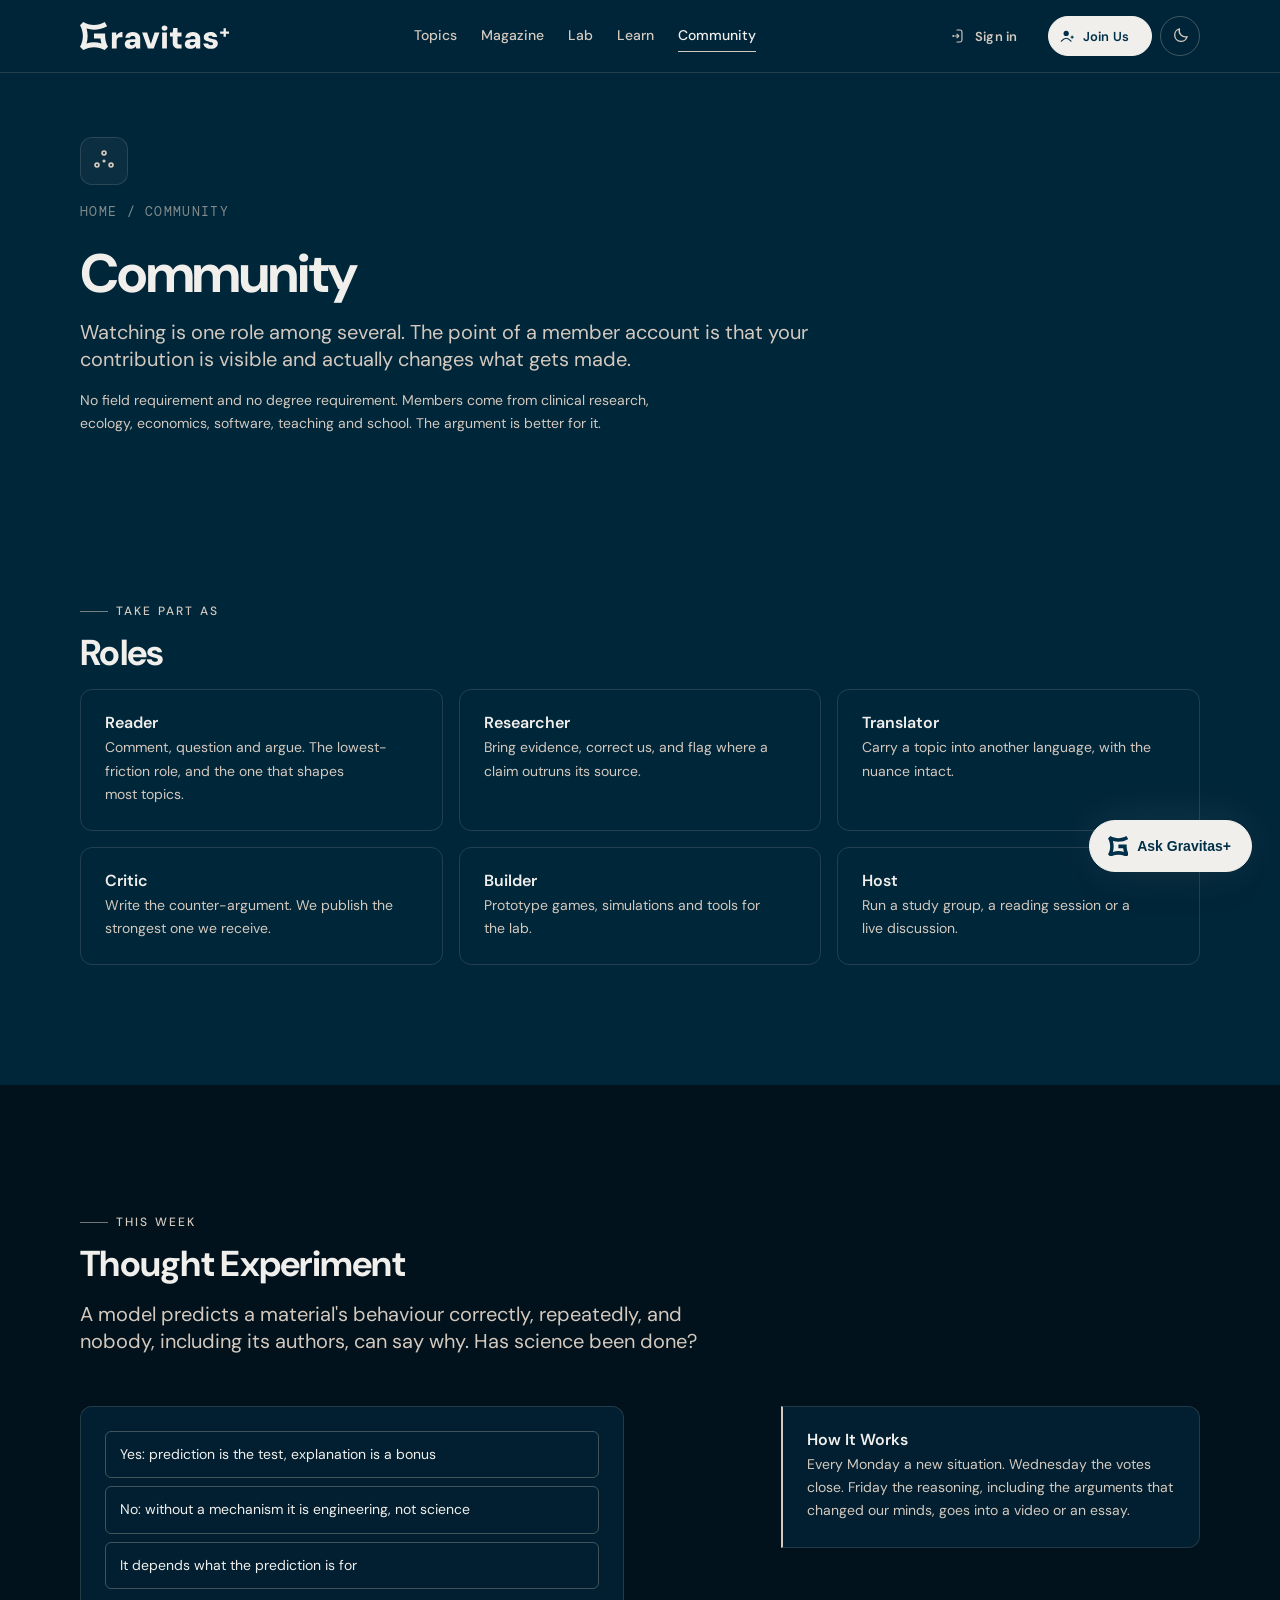
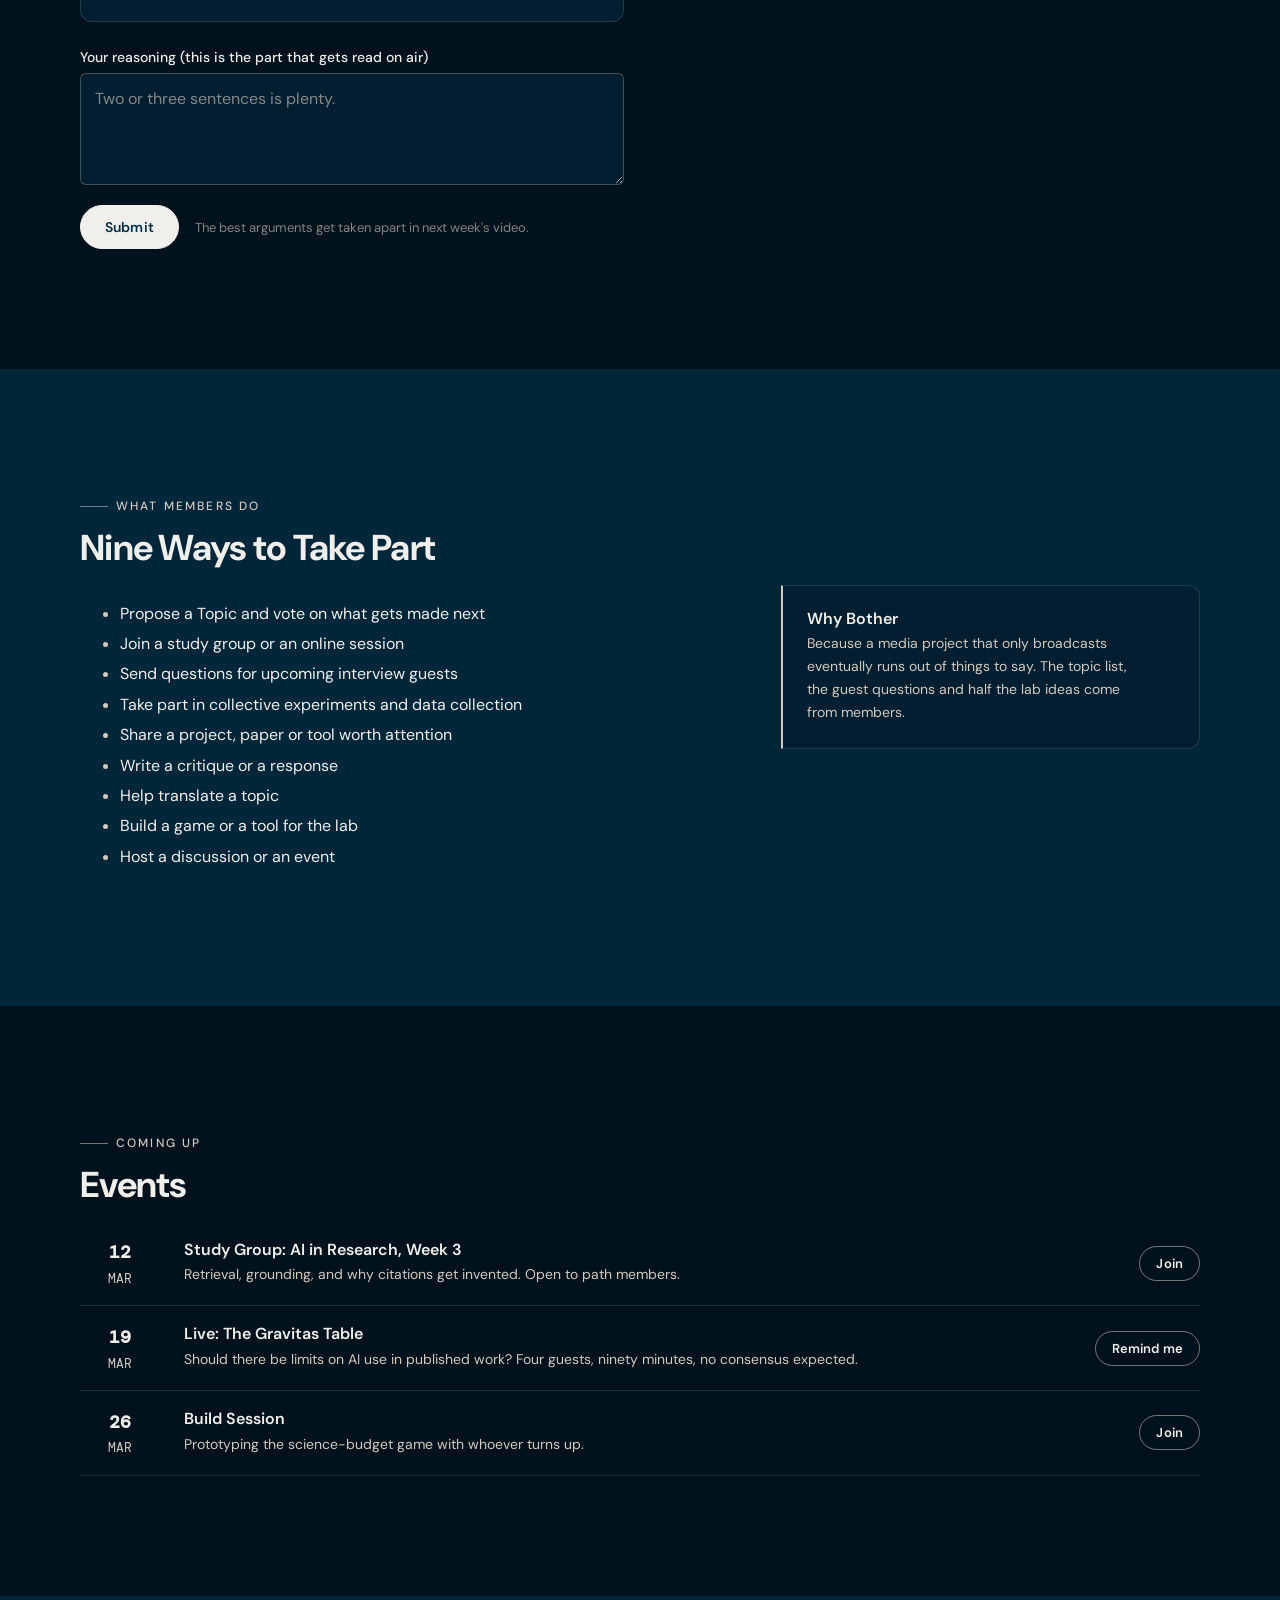
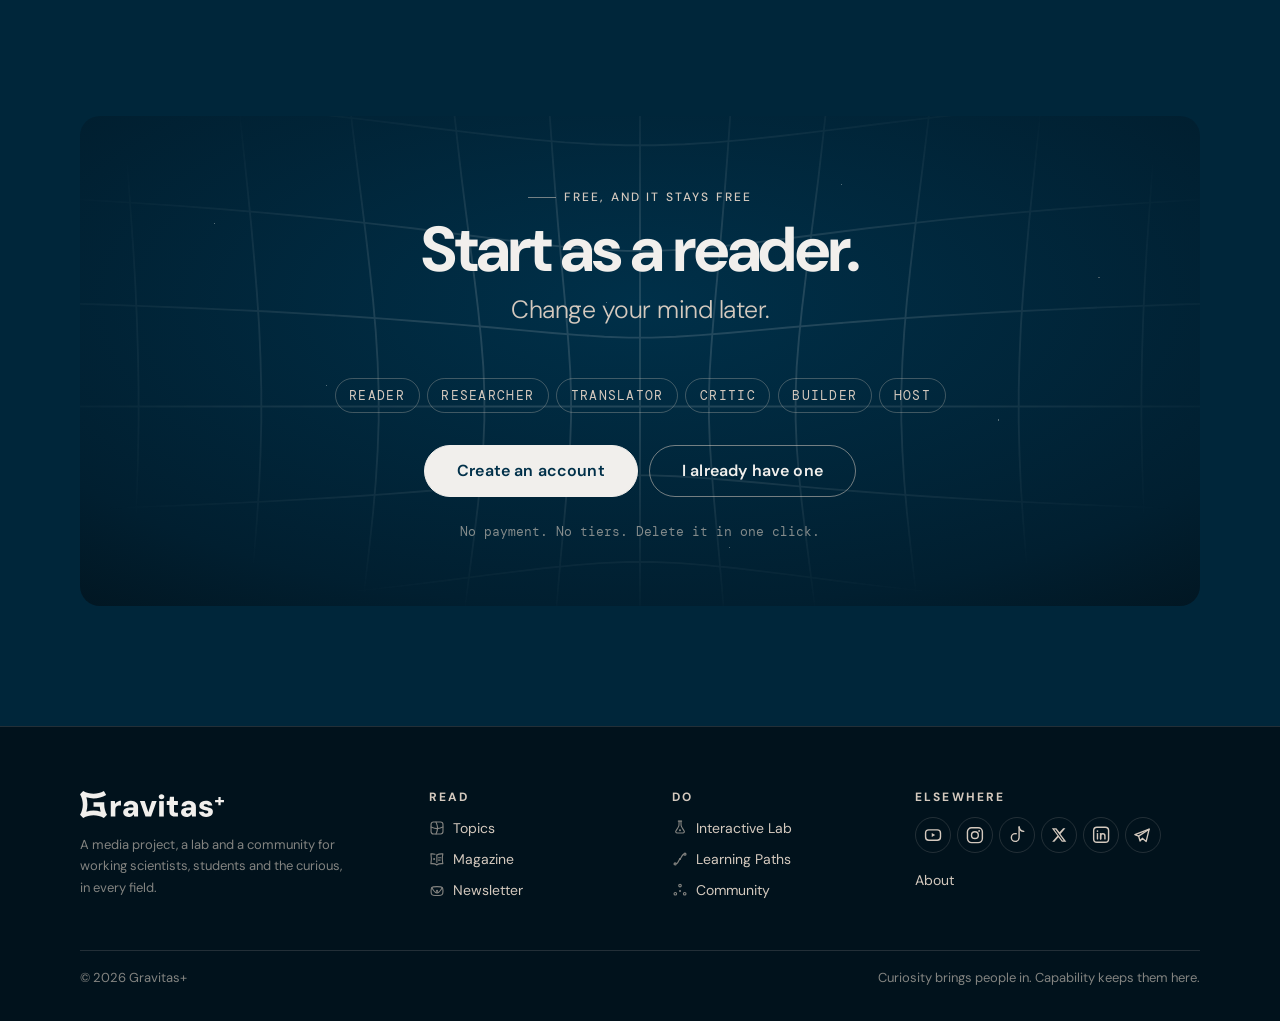
<file: community.html>
<!DOCTYPE html>
<html lang="en">
<head>
<meta charset="utf-8">
<meta name="viewport" content="width=device-width, initial-scale=1">
<script>
/* Theme, resolved before first paint. See assets/site.js for the toggle.
   Dark is the default full stop, not "dark unless your OS says otherwise":
   this is a night sky, and a visitor who has never touched the control should
   see the same site every time rather than one that depends on a setting they
   made for some other app. Only an explicit choice, stored here, overrides it. */
(function(){try{var s=localStorage.getItem('gravitas:theme');
document.documentElement.setAttribute('data-theme',s==='light'?'light':'dark');
}catch(e){document.documentElement.setAttribute('data-theme','dark');}})();
</script>
<title>Community · Gravitas+</title>
<meta name="description" content="Roles, study groups, events and the weekly thought experiment.">
<link rel="icon" href="assets/favicon.svg" type="image/svg+xml">
<link rel="mask-icon" href="assets/monogram.svg" color="#003049">
<meta name="theme-color" content="#00263a">
<link rel="preconnect" href="https://fonts.googleapis.com">
<link rel="preconnect" href="https://fonts.gstatic.com" crossorigin>
<link href="https://fonts.googleapis.com/css2?family=DM+Sans:ital,opsz,wght@0,9..40,100..1000;1,9..40,100..1000&family=DM+Mono:wght@300;400;500&display=swap" rel="stylesheet">
<link rel="stylesheet" href="assets/gravitas.css">
<link rel="stylesheet" href="assets/site.css">

<link rel="stylesheet" href="assets/chat.css">
</head>
<body class="is-overview">
<a class="g-skip-link" href="#main">Skip to content</a>
<header class="g-header">
  <div class="g-container g-header__inner">
    <a class="g-logo" href="index.html" aria-label="Gravitas+ home"><svg id="Layer_2" data-name="Layer 2" xmlns="http://www.w3.org/2000/svg" viewBox="0 0 630.63 118.24" fill="currentColor">
  <g id="Layer_1-2" data-name="Layer 1">
    <g>
      <path d="M106.06,49.06h-46.96v20.16h27.29c.65,7.22,2.02,14.31,4.03,21.24-20.24-5.97-42.41-5.97-62.6,0,2.94-10.12,4.47-20.68,4.47-31.32s-1.53-21.2-4.47-31.32c10.12,2.98,20.64,4.51,31.28,4.51,19.55,0,38.7-5.16,55.47-14.88L104.45.04c-13.71,7.94-29.39,12.13-45.35,12.13S27.49,7.98,13.79,0L0,13.79c7.94,13.71,12.13,29.39,12.13,45.35S7.94,90.78,0,104.45l13.79,13.79c13.67-7.94,29.35-12.13,45.31-12.13s31.6,4.19,45.35,12.13l13.79-13.79c-7.98-13.67-12.17-29.35-12.17-45.31v-10.08Z"/>
      <path d="M160.51,49.21c-2.41,2.06-4.52,4.52-6.3,7.38l-1.74-12.34h-17.84v67.6h20.12v-30.18c0-3.4.4-6.24,1.21-8.52.8-2.28,2.01-4.09,3.62-5.43,1.61-1.34,3.49-2.3,5.63-2.89,2.15-.58,4.56-.87,7.24-.87h6.84v-21.33c-3.85,0-7.33.58-10.46,1.74-3.13,1.17-5.9,2.78-8.32,4.83Z"/>
      <path d="M239.25,45.72c-4.74-2.05-10.33-3.08-16.77-3.08-5.9,0-11.15,1.03-15.76,3.08-4.61,2.06-8.25,4.87-10.93,8.45-2.68,3.57-4.25,7.78-4.69,12.61h19.31c.54-2.68,1.88-4.67,4.02-5.97,2.15-1.3,4.78-1.94,7.91-1.94,2.95,0,5.28.49,6.98,1.48,1.7.98,2.93,2.48,3.69,4.49.76,2.01,1.14,4.54,1.14,7.58h-16.23c-6.71,0-12.18.9-16.43,2.68-4.25,1.79-7.38,4.27-9.39,7.44-2.01,3.17-3.02,6.73-3.02,10.66s.87,7.16,2.61,10.2c1.74,3.04,4.47,5.48,8.18,7.31,3.71,1.83,8.34,2.75,13.88,2.75,2.68,0,5.09-.27,7.24-.81,2.15-.54,4.11-1.31,5.91-2.35,1.79-1.03,3.35-2.23,4.69-3.62,1.34-1.39,2.5-2.93,3.49-4.63l2.41,9.79h16.77v-41.85c0-5.99-1.32-11.02-3.96-15.09-2.64-4.07-6.33-7.13-11.07-9.19ZM231.54,89.78c-.76,1.66-1.74,3.11-2.95,4.36-1.2,1.25-2.61,2.24-4.22,2.95-1.61.72-3.44,1.07-5.5,1.07-1.61,0-3.06-.27-4.36-.81-1.3-.54-2.33-1.3-3.09-2.28s-1.14-2.23-1.14-3.76c0-1.34.33-2.57,1-3.69.67-1.11,1.77-1.96,3.29-2.55,1.52-.58,3.4-.87,5.63-.87h13.01c-.36,2.06-.92,3.91-1.68,5.57Z"/>
      <polygon points="299.2 92.93 283.38 44.25 262.32 44.25 286.73 111.85 311.41 111.85 335.82 44.25 314.9 44.25 299.2 92.93"/>
      <path d="M365.8,17.69c-2.28-2.05-5.26-3.08-8.92-3.08s-6.48,1.03-8.72,3.08c-2.24,2.06-3.35,4.7-3.35,7.92s1.11,5.72,3.35,7.78c2.24,2.05,5.14,3.08,8.72,3.08s6.64-1.03,8.92-3.08c2.28-2.06,3.42-4.65,3.42-7.78s-1.14-5.86-3.42-7.92Z"/>
      <rect x="346.82" y="44.25" width="20.12" height="67.6"/>
      <path d="M413.55,93.14c-1.21-1.12-1.81-3.02-1.81-5.7v-26.42h17.03v-16.77h-17.03v-19.05h-17.98l-2.15,19.05h-11.67v16.77h11.67v26.16c0,6.17,1.03,11.05,3.09,14.62,2.06,3.57,4.96,6.15,8.72,7.71,3.76,1.56,8.05,2.35,12.88,2.35h12.61v-17.03h-9.12c-2.95,0-5.03-.56-6.24-1.68Z"/>
      <path d="M492.75,45.72c-4.74-2.05-10.33-3.08-16.77-3.08-5.9,0-11.15,1.03-15.76,3.08-4.61,2.06-8.25,4.87-10.93,8.45-2.68,3.57-4.25,7.78-4.69,12.61h19.31c.54-2.68,1.88-4.67,4.02-5.97,2.15-1.3,4.78-1.94,7.91-1.94,2.95,0,5.28.49,6.98,1.48,1.7.98,2.93,2.48,3.69,4.49.76,2.01,1.14,4.54,1.14,7.58h-16.23c-6.71,0-12.18.9-16.43,2.68-4.25,1.79-7.38,4.27-9.39,7.44-2.01,3.17-3.02,6.73-3.02,10.66s.87,7.16,2.61,10.2,4.47,5.48,8.18,7.31c3.71,1.83,8.34,2.75,13.88,2.75,2.68,0,5.09-.27,7.24-.81,2.15-.54,4.11-1.31,5.9-2.35,1.79-1.03,3.35-2.23,4.69-3.62,1.34-1.39,2.5-2.93,3.49-4.63l2.41,9.79h16.77v-41.85c0-5.99-1.32-11.02-3.96-15.09-2.64-4.07-6.33-7.13-11.07-9.19ZM485.04,89.78c-.76,1.66-1.74,3.11-2.95,4.36-1.2,1.25-2.61,2.24-4.22,2.95-1.61.72-3.44,1.07-5.5,1.07-1.61,0-3.06-.27-4.36-.81-1.3-.54-2.33-1.3-3.09-2.28-.76-.98-1.14-2.23-1.14-3.76,0-1.34.33-2.57,1-3.69.67-1.11,1.77-1.96,3.29-2.55,1.52-.58,3.4-.87,5.63-.87h13.01c-.36,2.06-.92,3.91-1.68,5.57Z"/>
      <path d="M569.27,73.96c-3.98-1.39-8.7-2.61-14.15-3.69-2.78-.54-5.15-1.14-7.11-1.81-1.97-.67-3.47-1.45-4.49-2.35-1.03-.89-1.54-1.88-1.54-2.95,0-1.52.76-2.79,2.28-3.82,1.52-1.03,3.71-1.54,6.57-1.54s4.98.49,6.64,1.47c1.65.99,2.75,2.37,3.29,4.16h18.78c-.9-6.35-3.78-11.4-8.65-15.15-4.87-3.76-11.51-5.63-19.92-5.63-5.99,0-11.11.96-15.36,2.88-4.25,1.93-7.46,4.49-9.66,7.71-2.19,3.22-3.28,6.84-3.28,10.87,0,3.49.71,6.33,2.15,8.52,1.43,2.19,3.4,4.02,5.9,5.5,2.5,1.48,5.34,2.66,8.52,3.55,3.17.89,6.37,1.74,9.59,2.55,2.77.54,5.14,1.12,7.11,1.74,1.96.63,3.46,1.37,4.49,2.22,1.03.85,1.54,2.12,1.54,3.82,0,1.07-.33,2.1-1,3.08-.67.98-1.72,1.77-3.15,2.35-1.43.58-3.22.87-5.37.87s-4.16-.36-5.77-1.07c-1.61-.71-2.88-1.68-3.82-2.88-.94-1.21-1.59-2.53-1.94-3.96h-19.98c.35,4.38,1.85,8.29,4.49,11.74,2.64,3.44,6.26,6.19,10.87,8.25,4.6,2.05,10.13,3.09,16.57,3.09,5.9,0,11.06-.98,15.49-2.95,4.42-1.96,7.82-4.63,10.19-7.98,2.37-3.35,3.56-7.22,3.56-11.6,0-4.74-1.14-8.4-3.42-11-2.28-2.59-5.41-4.58-9.39-5.97Z"/>
      <polygon points="630.63 39.65 616.16 39.65 616.16 26.52 606.31 26.52 606.31 39.65 591.77 39.65 591.77 49.43 606.31 49.43 606.31 62.65 616.16 62.65 616.16 49.43 630.63 49.43 630.63 39.65"/>
    </g>
  </g>
</svg></a>
    <nav class="g-nav" aria-label="Primary"><a class="g-nav__link" href="topics.html"><svg class="g-ic g-nav__ic" viewBox="0 0 24 24" aria-hidden="true" fill="none" stroke="currentColor" stroke-linecap="round" stroke-linejoin="round" shape-rendering="geometricPrecision"><g transform="translate(2.282 2.283) scale(1.0407)" stroke-width="1.634"><rect x=".75" y=".75" width="17.2" height="17.2" rx="3.4" ry="3.4"/><path d="M.85,7.95c3.5,1.5,6,2.3,8.5,2.3s5-.8,8.5-2.3"/><path d="M7.95.85c1.5,3.5,2.3,6,2.3,8.5s-.8,5-2.3,8.5"/></g></svg>Topics</a><a class="g-nav__link" href="magazine.html"><svg class="g-ic g-nav__ic" viewBox="0 0 24 24" aria-hidden="true" fill="none" stroke="currentColor" stroke-linecap="round" stroke-linejoin="round" shape-rendering="geometricPrecision"><g transform="translate(1.971 3.385) scale(1.17763)" stroke-width="1.444"><path d="M8.35,2.33c2-1.3,4.5-1.8,7.6-1.5l-.11.58c-.73,3.91-.7,7.93.11,11.82h0c-3.1-.3-5.6.2-7.6,1.5"/><path d="M8.35,2.33v9.24"/><path d="M8.35,14.73c-2-1.3-4.5-1.8-7.6-1.5h0c.81-3.9.84-7.91.11-11.82l-.11-.58c1.98-.19,3.72-.06,5.23.41"/><path d="M10.38,5.74h3.1"/><path d="M10.38,8.74h2.2"/><circle cx="4.85" cy="7.24" r="1.316" fill="currentColor" stroke="none"/></g></svg>Magazine</a><a class="g-nav__link" href="lab.html"><svg class="g-ic g-nav__ic" viewBox="0 0 24 24" aria-hidden="true" fill="none" stroke="currentColor" stroke-linecap="round" stroke-linejoin="round" shape-rendering="geometricPrecision"><g transform="translate(4.844 0.9) scale(0.972826)" stroke-width="1.747"><path d="M4.7.75h5.2"/><path d="M5.9.75c0,8.29.39,6.94-4.03,13.95l-.79,1.25c-.89,1.41.12,3.2,1.8,3.2h9.04c1.68,0,2.69-1.79,1.8-3.2l-.79-1.25c-4.42-7.01-4.03-5.66-4.03-13.95"/><circle cx="7.3" cy="14.8" r="1.593" fill="currentColor" stroke="none"/></g></svg>Lab</a><a class="g-nav__link" href="learn.html"><svg class="g-ic g-nav__ic" viewBox="0 0 24 24" aria-hidden="true" fill="none" stroke="currentColor" stroke-linecap="round" stroke-linejoin="round" shape-rendering="geometricPrecision"><g transform="translate(2.353 2.45) scale(0.962366)" stroke-width="1.766"><path d="M4.45,17.15c3-.8,3.2-5.8,5.6-7.2"/><path d="M10.05,9.95c2.4-1.4,2.6-6.4,5.6-7.2"/><circle cx="2.35" cy="17.55" r="1.6"/><circle cx="17.75" cy="2.35" r="1.6"/><circle cx="10.05" cy="9.95" r="1.611" fill="currentColor" stroke="none"/></g></svg>Learn</a><a class="g-nav__link" aria-current="page" href="community.html"><svg class="g-ic g-nav__ic" viewBox="0 0 24 24" aria-hidden="true" fill="none" stroke="currentColor" stroke-linecap="round" stroke-linejoin="round" shape-rendering="geometricPrecision"><g transform="translate(2.252 1.167) scale(1.09681)" stroke-width="1.55"><circle cx="8.91" cy="2.5" r="1.75"/><circle cx="15.32" cy="13.6" r="1.75"/><circle cx="2.5" cy="13.6" r="1.75"/><circle cx="8.91" cy="9.9" r="1.413" fill="currentColor" stroke="none"/></g></svg>Community</a><span class="g-nav__sep" aria-hidden="true"></span><a class="g-nav__link gh-nav-signin" href="account.html#in"><svg class="g-ic g-nav__ic g-ic--signin" viewBox="0 0 24 24" aria-hidden="true" fill="none" stroke="currentColor" stroke-linecap="round" stroke-linejoin="round" shape-rendering="geometricPrecision"><g transform="translate(2.7 2.349) scale(0.967568)" stroke-width="1.757"><path d="M6.55.75h4.75c1.6,0,2.9,1.3,2.9,2.9v12.7c0,1.6-1.3,2.9-2.9,2.9h-4.75"/><path d="M3.55,10h5.4"/><path d="M6.55,7.3l2.7,2.7-2.7,2.7"/><circle cx="0.77" cy="10" r="1.602" fill="currentColor" stroke="none"/></g></svg>Sign in</a><a class="g-btn g-btn--primary g-btn--sm g-btn--lead gh-nav-join" href="community.html#join"><svg class="g-btn__icon" viewBox="0 0 24 24" aria-hidden="true" fill="none" stroke="currentColor" stroke-linecap="round" stroke-linejoin="round" shape-rendering="geometricPrecision"><g transform="translate(2.662 4.159) scale(1.11875)" stroke-width="1.52"><path d="M13.75,8.5h3M15.25,7v3"/><path d="M13.75,14c-2.41-2.67-4.53-4-6.5-4s-4.09,1.33-6.5,4"/><circle cx="7.25" cy="3.5" r="3.5" fill="currentColor" stroke="none"/></g></svg><span>Join Us</span></a></nav>
    <div class="gh-actions">
      <a class="g-btn g-btn--ghost g-btn--sm g-btn--lead gh-signin" href="account.html#in"><svg class="g-btn__icon" viewBox="0 0 24 24" aria-hidden="true" fill="none" stroke="currentColor" stroke-linecap="round" stroke-linejoin="round" shape-rendering="geometricPrecision"><g transform="translate(2.7 2.349) scale(0.967568)" stroke-width="1.757"><path d="M6.55.75h4.75c1.6,0,2.9,1.3,2.9,2.9v12.7c0,1.6-1.3,2.9-2.9,2.9h-4.75"/><path d="M3.55,10h5.4"/><path d="M6.55,7.3l2.7,2.7-2.7,2.7"/><circle cx="0.77" cy="10" r="1.602" fill="currentColor" stroke="none"/></g></svg><span>Sign in</span></a>
      <!-- The header CTA is the site's single loudest control, and it used to
           point at a mailing list. The community is the thing this project is
           actually for, so it gets the slot. -->
      <a class="g-btn g-btn--primary g-btn--sm g-btn--lead lp-header__cta" href="community.html#join" aria-label="Join the Gravitas+ community">
        <svg class="g-btn__icon" viewBox="0 0 24 24" aria-hidden="true" fill="none" stroke="currentColor" stroke-linecap="round" stroke-linejoin="round" shape-rendering="geometricPrecision"><g transform="translate(2.662 4.159) scale(1.11875)" stroke-width="1.52"><path d="M13.75,8.5h3M15.25,7v3"/><path d="M13.75,14c-2.41-2.67-4.53-4-6.5-4s-4.09,1.33-6.5,4"/><circle cx="7.25" cy="3.5" r="3.5" fill="currentColor" stroke="none"/></g></svg>
        <span>Join Us</span>
      </a>
      <button class="theme-toggle" type="button" aria-pressed="false" aria-label="Switch colour theme" title="Switch colour theme">
        <svg class="ic-moon" viewBox="0 0 24 24" shape-rendering="geometricPrecision" fill="none" stroke="currentColor" stroke-width="1.8" stroke-linecap="round" stroke-linejoin="round" aria-hidden="true"><!-- The crescent sits centred by bounding box but not by mass: its area centroid measures (9.97, 14.03) against a 12,12 viewBox centre, which is why it read as low and left inside a circular button. Shifted part of the way back: correcting the full 2.03 would push the upper tip out of the box, so this splits the difference between the two centres, which is what optical centring is. --><g transform="translate(1.476 -1.425)"><path d="M20 14.2A8.2 8.2 0 0 1 9.8 4a8.4 8.4 0 1 0 10.2 10.2z"/></g></svg>
        <svg class="ic-sun" viewBox="0 0 24 24" shape-rendering="geometricPrecision" fill="none" stroke="currentColor" stroke-width="1.8" stroke-linecap="round" aria-hidden="true"><circle cx="12" cy="12" r="4.1"/><path d="M12 2.6v2.2M12 19.2v2.2M2.6 12h2.2M19.2 12h2.2M5.4 5.4l1.6 1.6M17 17l1.6 1.6M18.6 5.4 17 7M7 17l-1.6 1.6"/></svg>
      </button>
      <button class="lp-menu-btn" aria-label="Menu" aria-expanded="false">
        <svg width="20" height="20" viewBox="0 0 24 24" fill="none" stroke="currentColor" stroke-width="2"><path d="M4 7h16M4 12h16M4 17h16"/></svg>
      </button>
    </div>
  </div>
</header>
<main id="main">
<section class="page-head"><div class="g-container">
      <span class="g-ic-plate page-head__ic" aria-hidden="true"><svg class="g-ic g-ic--lg" viewBox="0 0 24 24" aria-hidden="true" fill="none" stroke="currentColor" stroke-linecap="round" stroke-linejoin="round" shape-rendering="geometricPrecision"><g transform="translate(2.252 1.167) scale(1.09681)" stroke-width="1.55"><circle cx="8.91" cy="2.5" r="1.75"/><circle cx="15.32" cy="13.6" r="1.75"/><circle cx="2.5" cy="13.6" r="1.75"/><circle cx="8.91" cy="9.9" r="1.413" fill="currentColor" stroke="none"/></g></svg></span>
      <p class="crumb"><a href="index.html">Home</a> / Community</p><h1>Community</h1><p class="g-lead">Watching is one role among several. The point of a member account is that your contribution is visible and actually changes what gets made.</p>
      <p class="g-muted" style="font-size:var(--g-fs-small);max-width:58ch;margin-top:var(--g-space-sm)">No field requirement and no degree requirement. Members come from clinical research, ecology, economics, software, teaching and school. The argument is better for it.</p>
    </div></section>
<section class="g-section"><div class="g-container"><div class="lp-head rv"><div class="g-section-head" style="margin-bottom:0">
      <p class="g-eyebrow">Take part as</p><h2>Roles</h2></div></div>
  <div class="roles rv"><div class="role"><h4>Reader</h4><p>Comment, question and argue. The lowest-friction role, and the one that shapes most topics.</p></div><div class="role"><h4>Researcher</h4><p>Bring evidence, correct us, and flag where a claim outruns its source.</p></div><div class="role"><h4>Translator</h4><p>Carry a topic into another language, with the nuance intact.</p></div><div class="role"><h4>Critic</h4><p>Write the counter-argument. We publish the strongest one we receive.</p></div><div class="role"><h4>Builder</h4><p>Prototype games, simulations and tools for the lab.</p></div><div class="role"><h4>Host</h4><p>Run a study group, a reading session or a live discussion.</p></div></div></div></section>

<section class="g-section g-section--deep"><div class="g-container"><div class="split split--rows">
    <div class="rv split__intro"><p class="g-eyebrow">This week</p>
      <h2 style="font-size:var(--g-fs-h2);margin-bottom:var(--g-space-sm)">Thought Experiment</h2>
      <p class="g-lead">A model predicts a material's behaviour correctly, repeatedly, and nobody, including its authors, can say why. Has science been done?</p>
    </div>
    <div class="rv split__body">
      <div class="poll" style="max-width:34rem">
        <button class="poll__opt" data-share="38" aria-pressed="false"><span class="poll__bar"></span>
          <span class="poll__txt"><span>Yes: prediction is the test, explanation is a bonus</span><span class="poll__pct"></span></span></button>
        <button class="poll__opt" data-share="44" aria-pressed="false"><span class="poll__bar"></span>
          <span class="poll__txt"><span>No: without a mechanism it is engineering, not science</span><span class="poll__pct"></span></span></button>
        <button class="poll__opt" data-share="18" aria-pressed="false"><span class="poll__bar"></span>
          <span class="poll__txt"><span>It depends what the prediction is for</span><span class="poll__pct"></span></span></button>
      </div>
      <form class="g-field g-mt-md" data-demo-form style="max-width:34rem">
        <label class="g-label" for="arg">Your reasoning (this is the part that gets read on air)</label>
        <textarea class="g-textarea" id="arg" placeholder="Two or three sentences is plenty."></textarea>
        <div class="g-cluster g-mt-sm"><button class="g-btn g-btn--primary" type="submit">Submit</button>
          <span class="g-hint" data-form-note>The best arguments get taken apart in next week's video.</span></div>
      </form>
    </div>
    <aside class="aside">
      <div class="callout"><h4>How It Works</h4>
        <p>Every Monday a new situation. Wednesday the votes close. Friday the reasoning, including the arguments that changed our minds, goes into a video or an essay.</p></div>
    </aside></div></div></section>

<section class="g-section"><div class="g-container"><div class="lp-head rv"><div class="g-section-head" style="margin-bottom:0">
      <p class="g-eyebrow">What members do</p><h2>Nine Ways to Take Part</h2></div></div>
  <div class="split rv">
    <ul class="g-prose" style="font-size:var(--g-fs-body)"><li>Propose a Topic and vote on what gets made next</li><li>Join a study group or an online session</li><li>Send questions for upcoming interview guests</li><li>Take part in collective experiments and data collection</li><li>Share a project, paper or tool worth attention</li><li>Write a critique or a response</li><li>Help translate a topic</li><li>Build a game or a tool for the lab</li><li>Host a discussion or an event</li></ul>
    <aside class="aside"><div class="callout"><h4>Why Bother</h4>
      <p>Because a media project that only broadcasts eventually runs out of things to say. The
        topic list, the guest questions and half the lab ideas come from members.</p></div></aside>
  </div></div></section>

<section class="g-section g-section--deep"><div class="g-container"><div class="lp-head rv"><div class="g-section-head" style="margin-bottom:0">
      <p class="g-eyebrow">Coming up</p><h2>Events</h2></div></div>
  <div class="rv"><div class="event"><span class="event__date"><b>12</b>MAR</span>
      <div><h4>Study Group: AI in Research, Week 3</h4><p>Retrieval, grounding, and why citations get invented. Open to path members.</p></div>
      <a class="g-btn g-btn--secondary g-btn--sm" href="newsletter.html">Join</a></div><div class="event"><span class="event__date"><b>19</b>MAR</span>
      <div><h4>Live: The Gravitas Table</h4><p>Should there be limits on AI use in published work? Four guests, ninety minutes, no consensus expected.</p></div>
      <a class="g-btn g-btn--secondary g-btn--sm" href="newsletter.html">Remind me</a></div><div class="event"><span class="event__date"><b>26</b>MAR</span>
      <div><h4>Build Session</h4><p>Prototyping the science-budget game with whoever turns up.</p></div>
      <a class="g-btn g-btn--secondary g-btn--sm" href="newsletter.html">Join</a></div></div></div></section>

<section class="g-section" id="join"><div class="g-container"><div class="join rv">
    <div class="g-well" aria-hidden="true"></div>
    <div class="g-starfield" aria-hidden="true"></div>
    <div class="join__in">
      <p class="g-eyebrow" style="justify-content:center">Free, and it stays free</p>
      <h2 class="join__h">Start as a reader.</h2>
      <p class="join__lede">Change your mind later.</p>

      <div class="join__roles" role="list">
        <span role="listitem" class="join__role">Reader</span>
        <span role="listitem" class="join__role">Researcher</span>
        <span role="listitem" class="join__role">Translator</span>
        <span role="listitem" class="join__role">Critic</span>
        <span role="listitem" class="join__role">Builder</span>
        <span role="listitem" class="join__role">Host</span>
      </div>

      <div class="join__act">
        <a class="g-btn g-btn--primary g-btn--lg" href="account.html">Create an account</a>
        <a class="g-btn g-btn--secondary g-btn--lg" href="account.html#in">I already have one</a>
      </div>
      <p class="join__fine">No payment. No tiers. Delete it in one click.</p>
    </div></div></div></section>

</main>
<footer class="g-footer">
  <div class="g-container">
    <div class="g-footer__grid">
      <div>
        <div style="width:9rem"><svg id="Layer_2" data-name="Layer 2" xmlns="http://www.w3.org/2000/svg" viewBox="0 0 630.63 118.24" fill="currentColor">
  <g id="Layer_1-2" data-name="Layer 1">
    <g>
      <path d="M106.06,49.06h-46.96v20.16h27.29c.65,7.22,2.02,14.31,4.03,21.24-20.24-5.97-42.41-5.97-62.6,0,2.94-10.12,4.47-20.68,4.47-31.32s-1.53-21.2-4.47-31.32c10.12,2.98,20.64,4.51,31.28,4.51,19.55,0,38.7-5.16,55.47-14.88L104.45.04c-13.71,7.94-29.39,12.13-45.35,12.13S27.49,7.98,13.79,0L0,13.79c7.94,13.71,12.13,29.39,12.13,45.35S7.94,90.78,0,104.45l13.79,13.79c13.67-7.94,29.35-12.13,45.31-12.13s31.6,4.19,45.35,12.13l13.79-13.79c-7.98-13.67-12.17-29.35-12.17-45.31v-10.08Z"/>
      <path d="M160.51,49.21c-2.41,2.06-4.52,4.52-6.3,7.38l-1.74-12.34h-17.84v67.6h20.12v-30.18c0-3.4.4-6.24,1.21-8.52.8-2.28,2.01-4.09,3.62-5.43,1.61-1.34,3.49-2.3,5.63-2.89,2.15-.58,4.56-.87,7.24-.87h6.84v-21.33c-3.85,0-7.33.58-10.46,1.74-3.13,1.17-5.9,2.78-8.32,4.83Z"/>
      <path d="M239.25,45.72c-4.74-2.05-10.33-3.08-16.77-3.08-5.9,0-11.15,1.03-15.76,3.08-4.61,2.06-8.25,4.87-10.93,8.45-2.68,3.57-4.25,7.78-4.69,12.61h19.31c.54-2.68,1.88-4.67,4.02-5.97,2.15-1.3,4.78-1.94,7.91-1.94,2.95,0,5.28.49,6.98,1.48,1.7.98,2.93,2.48,3.69,4.49.76,2.01,1.14,4.54,1.14,7.58h-16.23c-6.71,0-12.18.9-16.43,2.68-4.25,1.79-7.38,4.27-9.39,7.44-2.01,3.17-3.02,6.73-3.02,10.66s.87,7.16,2.61,10.2c1.74,3.04,4.47,5.48,8.18,7.31,3.71,1.83,8.34,2.75,13.88,2.75,2.68,0,5.09-.27,7.24-.81,2.15-.54,4.11-1.31,5.91-2.35,1.79-1.03,3.35-2.23,4.69-3.62,1.34-1.39,2.5-2.93,3.49-4.63l2.41,9.79h16.77v-41.85c0-5.99-1.32-11.02-3.96-15.09-2.64-4.07-6.33-7.13-11.07-9.19ZM231.54,89.78c-.76,1.66-1.74,3.11-2.95,4.36-1.2,1.25-2.61,2.24-4.22,2.95-1.61.72-3.44,1.07-5.5,1.07-1.61,0-3.06-.27-4.36-.81-1.3-.54-2.33-1.3-3.09-2.28s-1.14-2.23-1.14-3.76c0-1.34.33-2.57,1-3.69.67-1.11,1.77-1.96,3.29-2.55,1.52-.58,3.4-.87,5.63-.87h13.01c-.36,2.06-.92,3.91-1.68,5.57Z"/>
      <polygon points="299.2 92.93 283.38 44.25 262.32 44.25 286.73 111.85 311.41 111.85 335.82 44.25 314.9 44.25 299.2 92.93"/>
      <path d="M365.8,17.69c-2.28-2.05-5.26-3.08-8.92-3.08s-6.48,1.03-8.72,3.08c-2.24,2.06-3.35,4.7-3.35,7.92s1.11,5.72,3.35,7.78c2.24,2.05,5.14,3.08,8.72,3.08s6.64-1.03,8.92-3.08c2.28-2.06,3.42-4.65,3.42-7.78s-1.14-5.86-3.42-7.92Z"/>
      <rect x="346.82" y="44.25" width="20.12" height="67.6"/>
      <path d="M413.55,93.14c-1.21-1.12-1.81-3.02-1.81-5.7v-26.42h17.03v-16.77h-17.03v-19.05h-17.98l-2.15,19.05h-11.67v16.77h11.67v26.16c0,6.17,1.03,11.05,3.09,14.62,2.06,3.57,4.96,6.15,8.72,7.71,3.76,1.56,8.05,2.35,12.88,2.35h12.61v-17.03h-9.12c-2.95,0-5.03-.56-6.24-1.68Z"/>
      <path d="M492.75,45.72c-4.74-2.05-10.33-3.08-16.77-3.08-5.9,0-11.15,1.03-15.76,3.08-4.61,2.06-8.25,4.87-10.93,8.45-2.68,3.57-4.25,7.78-4.69,12.61h19.31c.54-2.68,1.88-4.67,4.02-5.97,2.15-1.3,4.78-1.94,7.91-1.94,2.95,0,5.28.49,6.98,1.48,1.7.98,2.93,2.48,3.69,4.49.76,2.01,1.14,4.54,1.14,7.58h-16.23c-6.71,0-12.18.9-16.43,2.68-4.25,1.79-7.38,4.27-9.39,7.44-2.01,3.17-3.02,6.73-3.02,10.66s.87,7.16,2.61,10.2,4.47,5.48,8.18,7.31c3.71,1.83,8.34,2.75,13.88,2.75,2.68,0,5.09-.27,7.24-.81,2.15-.54,4.11-1.31,5.9-2.35,1.79-1.03,3.35-2.23,4.69-3.62,1.34-1.39,2.5-2.93,3.49-4.63l2.41,9.79h16.77v-41.85c0-5.99-1.32-11.02-3.96-15.09-2.64-4.07-6.33-7.13-11.07-9.19ZM485.04,89.78c-.76,1.66-1.74,3.11-2.95,4.36-1.2,1.25-2.61,2.24-4.22,2.95-1.61.72-3.44,1.07-5.5,1.07-1.61,0-3.06-.27-4.36-.81-1.3-.54-2.33-1.3-3.09-2.28-.76-.98-1.14-2.23-1.14-3.76,0-1.34.33-2.57,1-3.69.67-1.11,1.77-1.96,3.29-2.55,1.52-.58,3.4-.87,5.63-.87h13.01c-.36,2.06-.92,3.91-1.68,5.57Z"/>
      <path d="M569.27,73.96c-3.98-1.39-8.7-2.61-14.15-3.69-2.78-.54-5.15-1.14-7.11-1.81-1.97-.67-3.47-1.45-4.49-2.35-1.03-.89-1.54-1.88-1.54-2.95,0-1.52.76-2.79,2.28-3.82,1.52-1.03,3.71-1.54,6.57-1.54s4.98.49,6.64,1.47c1.65.99,2.75,2.37,3.29,4.16h18.78c-.9-6.35-3.78-11.4-8.65-15.15-4.87-3.76-11.51-5.63-19.92-5.63-5.99,0-11.11.96-15.36,2.88-4.25,1.93-7.46,4.49-9.66,7.71-2.19,3.22-3.28,6.84-3.28,10.87,0,3.49.71,6.33,2.15,8.52,1.43,2.19,3.4,4.02,5.9,5.5,2.5,1.48,5.34,2.66,8.52,3.55,3.17.89,6.37,1.74,9.59,2.55,2.77.54,5.14,1.12,7.11,1.74,1.96.63,3.46,1.37,4.49,2.22,1.03.85,1.54,2.12,1.54,3.82,0,1.07-.33,2.1-1,3.08-.67.98-1.72,1.77-3.15,2.35-1.43.58-3.22.87-5.37.87s-4.16-.36-5.77-1.07c-1.61-.71-2.88-1.68-3.82-2.88-.94-1.21-1.59-2.53-1.94-3.96h-19.98c.35,4.38,1.85,8.29,4.49,11.74,2.64,3.44,6.26,6.19,10.87,8.25,4.6,2.05,10.13,3.09,16.57,3.09,5.9,0,11.06-.98,15.49-2.95,4.42-1.96,7.82-4.63,10.19-7.98,2.37-3.35,3.56-7.22,3.56-11.6,0-4.74-1.14-8.4-3.42-11-2.28-2.59-5.41-4.58-9.39-5.97Z"/>
      <polygon points="630.63 39.65 616.16 39.65 616.16 26.52 606.31 26.52 606.31 39.65 591.77 39.65 591.77 49.43 606.31 49.43 606.31 62.65 616.16 62.65 616.16 49.43 630.63 49.43 630.63 39.65"/>
    </g>
  </g>
</svg></div>
        <p class="g-mt-sm g-subtle" style="font-size:var(--g-fs-caption);max-width:30ch">
          A media project, a lab and a community for working scientists, students and
          the curious, in every field.</p>
      </div>
      <div><h5 class="g-footer__heading">Read</h5>
        <div class="g-stack g-stack--xs g-stack--ic"><a href="topics.html"><svg class="g-ic g-ic--sm" viewBox="0 0 24 24" aria-hidden="true" fill="none" stroke="currentColor" stroke-linecap="round" stroke-linejoin="round" shape-rendering="geometricPrecision"><g transform="translate(2.282 2.283) scale(1.0407)" stroke-width="1.634"><rect x=".75" y=".75" width="17.2" height="17.2" rx="3.4" ry="3.4"/><path d="M.85,7.95c3.5,1.5,6,2.3,8.5,2.3s5-.8,8.5-2.3"/><path d="M7.95.85c1.5,3.5,2.3,6,2.3,8.5s-.8,5-2.3,8.5"/></g></svg><span>Topics</span></a><a href="magazine.html"><svg class="g-ic g-ic--sm" viewBox="0 0 24 24" aria-hidden="true" fill="none" stroke="currentColor" stroke-linecap="round" stroke-linejoin="round" shape-rendering="geometricPrecision"><g transform="translate(1.971 3.385) scale(1.17763)" stroke-width="1.444"><path d="M8.35,2.33c2-1.3,4.5-1.8,7.6-1.5l-.11.58c-.73,3.91-.7,7.93.11,11.82h0c-3.1-.3-5.6.2-7.6,1.5"/><path d="M8.35,2.33v9.24"/><path d="M8.35,14.73c-2-1.3-4.5-1.8-7.6-1.5h0c.81-3.9.84-7.91.11-11.82l-.11-.58c1.98-.19,3.72-.06,5.23.41"/><path d="M10.38,5.74h3.1"/><path d="M10.38,8.74h2.2"/><circle cx="4.85" cy="7.24" r="1.316" fill="currentColor" stroke="none"/></g></svg><span>Magazine</span></a><a href="newsletter.html"><svg class="g-ic g-ic--sm" viewBox="0 0 24 24" aria-hidden="true" fill="none" stroke="currentColor" stroke-linecap="round" stroke-linejoin="round" shape-rendering="geometricPrecision"><g transform="translate(2.332 4.76) scale(0.994444)" stroke-width="1.709"><path d="M1.98,2.26c2.88,5.22,5.41,7.83,7.77,7.83s4.89-2.61,7.77-7.83"/><path d="M18.39,3.84c.47,2.28.48,4.67,0,7.03-.29,1.44-1.47,2.53-2.92,2.73-3.8.51-7.66.51-11.46,0-1.45-.19-2.62-1.27-2.91-2.7-.47-2.28-.48-4.67,0-7.03.29-1.44,1.47-2.53,2.92-2.73,3.8-.51,7.66-.51,11.46,0,1.45.19,2.62,1.27,2.91,2.7Z"/><circle cx="9.75" cy="7.11" r="1.559" fill="currentColor" stroke="none"/></g></svg><span>Newsletter</span></a></div></div>
      <div><h5 class="g-footer__heading">Do</h5>
        <div class="g-stack g-stack--xs g-stack--ic"><a href="lab.html"><svg class="g-ic g-ic--sm" viewBox="0 0 24 24" aria-hidden="true" fill="none" stroke="currentColor" stroke-linecap="round" stroke-linejoin="round" shape-rendering="geometricPrecision"><g transform="translate(4.844 0.9) scale(0.972826)" stroke-width="1.747"><path d="M4.7.75h5.2"/><path d="M5.9.75c0,8.29.39,6.94-4.03,13.95l-.79,1.25c-.89,1.41.12,3.2,1.8,3.2h9.04c1.68,0,2.69-1.79,1.8-3.2l-.79-1.25c-4.42-7.01-4.03-5.66-4.03-13.95"/><circle cx="7.3" cy="14.8" r="1.593" fill="currentColor" stroke="none"/></g></svg><span>Interactive Lab</span></a><a href="learn.html"><svg class="g-ic g-ic--sm" viewBox="0 0 24 24" aria-hidden="true" fill="none" stroke="currentColor" stroke-linecap="round" stroke-linejoin="round" shape-rendering="geometricPrecision"><g transform="translate(2.353 2.45) scale(0.962366)" stroke-width="1.766"><path d="M4.45,17.15c3-.8,3.2-5.8,5.6-7.2"/><path d="M10.05,9.95c2.4-1.4,2.6-6.4,5.6-7.2"/><circle cx="2.35" cy="17.55" r="1.6"/><circle cx="17.75" cy="2.35" r="1.6"/><circle cx="10.05" cy="9.95" r="1.611" fill="currentColor" stroke="none"/></g></svg><span>Learning Paths</span></a><a href="community.html"><svg class="g-ic g-ic--sm" viewBox="0 0 24 24" aria-hidden="true" fill="none" stroke="currentColor" stroke-linecap="round" stroke-linejoin="round" shape-rendering="geometricPrecision"><g transform="translate(2.252 1.167) scale(1.09681)" stroke-width="1.55"><circle cx="8.91" cy="2.5" r="1.75"/><circle cx="15.32" cy="13.6" r="1.75"/><circle cx="2.5" cy="13.6" r="1.75"/><circle cx="8.91" cy="9.9" r="1.413" fill="currentColor" stroke="none"/></g></svg><span>Community</span></a></div></div>
      <div><h5 class="g-footer__heading">Elsewhere</h5><ul class="lp-social"><li><a class="lp-social__link" href="#" aria-label="YouTube"><svg viewBox="0 0 24 24" shape-rendering="geometricPrecision" fill="none" stroke="currentColor" stroke-width="1.7"><g transform="translate(1.083 1.066) scale(0.9133)" stroke-width="1.861"><rect x="2.2" y="5.2" width="19.6" height="13.6" rx="4.2"/><path d="M10.3 9.4v5.2l4.5-2.6z" fill="currentColor" stroke="none"/></g></svg></a></li><li><a class="lp-social__link" href="#" aria-label="Instagram"><svg viewBox="0 0 24 24" shape-rendering="geometricPrecision" fill="none" stroke="currentColor" stroke-width="1.7"><g transform="translate(-0.043 0.227) scale(0.9944)" stroke-width="1.709"><rect x="3" y="3" width="18" height="18" rx="5"/><circle cx="12" cy="12" r="4.1"/><circle cx="17.1" cy="6.9" r="1.15" fill="currentColor" stroke="none"/></g></svg></a></li><li><a class="lp-social__link" href="#" aria-label="TikTok"><svg viewBox="0 0 24 24" shape-rendering="geometricPrecision" fill="none" stroke="currentColor" stroke-width="1.7" stroke-linecap="round" stroke-linejoin="round"><g transform="translate(-5.639 -2.009) scale(1.2928)" stroke-width="1.282"><path d="M15.6 3.3v9.9a3.6 3.6 0 1 1-3.6-3.6c.3 0 .6 0 .9.1"/><path d="M15.6 3.3c.3 2.3 2 4 4.3 4.2"/></g></svg></a></li><li><a class="lp-social__link" href="#" aria-label="X"><svg viewBox="0 0 24 24" shape-rendering="geometricPrecision" fill="currentColor"><g transform="translate(1.054 1.119) scale(0.9062)"><path d="M17.6 3h3l-6.6 7.6L21.8 21h-5.9l-4.6-6-5.3 6H3l7.1-8.1L2.6 3h6l4.2 5.5L17.6 3zm-1 16.2h1.6L7.5 4.7H5.8l10.8 14.5z"/></g></svg></a></li><li><a class="lp-social__link" href="#" aria-label="LinkedIn"><svg viewBox="0 0 24 24" shape-rendering="geometricPrecision" fill="none" stroke="currentColor" stroke-width="1.7" stroke-linecap="round"><g transform="translate(0.207 -0.239) scale(0.9944)" stroke-width="1.709"><rect x="3" y="3" width="18" height="18" rx="4"/><path d="M7.6 10.6V17"/><circle cx="7.6" cy="7.5" r="1.05" fill="currentColor" stroke="none"/><path d="M11.4 17v-3.6a2.6 2.6 0 0 1 5.2 0V17"/><path d="M11.4 17v-6.4"/></g></svg></a></li><li><a class="lp-social__link" href="#" aria-label="Telegram"><svg viewBox="0 0 24 24" shape-rendering="geometricPrecision" fill="none" stroke="currentColor" stroke-width="1.7" stroke-linejoin="round" stroke-linecap="round"><g transform="translate(-0.334 1.128) scale(0.9290)" stroke-width="1.748"><path d="M21.2 4.2 L2.8 11.2 L7.6 13.2 L9.5 19.4 L12.4 16 L17.4 20 Z"/><path d="M7.6 13.2 L21.2 4.2"/></g></svg></a></li></ul>
        <div class="g-stack g-stack--xs" style="margin-top:var(--g-space-sm)"><a href="about.html">About</a></div></div>
    </div>
    <div class="g-footer__legal">
      <span>&copy; 2026 Gravitas+</span>
      <span>Curiosity brings people in. Capability keeps them here.</span>
    </div>
  </div>
</footer>
<script src="assets/site.js"></script>
<script src="assets/chat.js" defer></script>
</body>
</html>
</file>
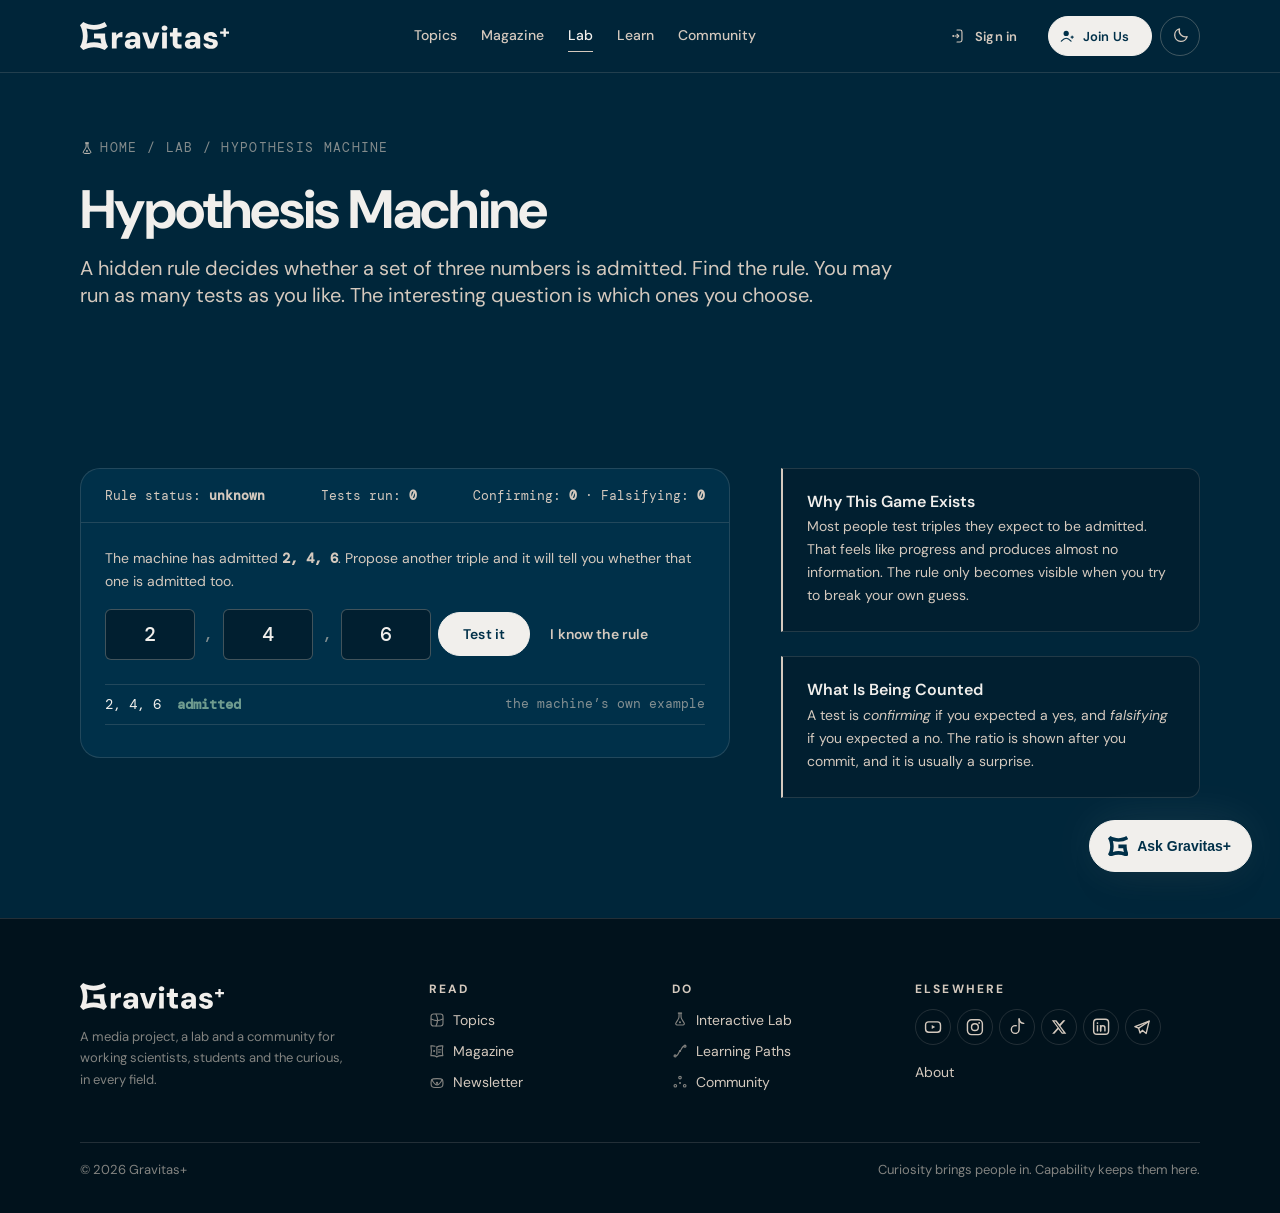
<file: game-hypothesis-machine.html>
<!DOCTYPE html>
<html lang="en">
<head>
<meta charset="utf-8">
<meta name="viewport" content="width=device-width, initial-scale=1">
<script>
/* Theme, resolved before first paint. See assets/site.js for the toggle.
   Dark is the default full stop, not "dark unless your OS says otherwise":
   this is a night sky, and a visitor who has never touched the control should
   see the same site every time rather than one that depends on a setting they
   made for some other app. Only an explicit choice, stored here, overrides it. */
(function(){try{var s=localStorage.getItem('gravitas:theme');
document.documentElement.setAttribute('data-theme',s==='light'?'light':'dark');
}catch(e){document.documentElement.setAttribute('data-theme','dark');}})();
</script>
<title>Hypothesis Machine · Gravitas+ Lab</title>
<meta name="description" content="A playable version of the 2-4-6 task: find the hidden rule, and find out how much of your testing was confirmation rather than falsification.">
<link rel="icon" href="assets/favicon.svg" type="image/svg+xml">
<link rel="mask-icon" href="assets/monogram.svg" color="#003049">
<meta name="theme-color" content="#00263a">
<link rel="preconnect" href="https://fonts.googleapis.com">
<link rel="preconnect" href="https://fonts.gstatic.com" crossorigin>
<link href="https://fonts.googleapis.com/css2?family=DM+Sans:ital,opsz,wght@0,9..40,100..1000;1,9..40,100..1000&family=DM+Mono:wght@300;400;500&display=swap" rel="stylesheet">
<link rel="stylesheet" href="assets/gravitas.css">
<link rel="stylesheet" href="assets/site.css">

<link rel="stylesheet" href="assets/chat.css">
</head>
<body class="is-overview">
<a class="g-skip-link" href="#main">Skip to content</a>
<header class="g-header">
  <div class="g-container g-header__inner">
    <a class="g-logo" href="index.html" aria-label="Gravitas+ home"><svg id="Layer_2" data-name="Layer 2" xmlns="http://www.w3.org/2000/svg" viewBox="0 0 630.63 118.24" fill="currentColor">
  <g id="Layer_1-2" data-name="Layer 1">
    <g>
      <path d="M106.06,49.06h-46.96v20.16h27.29c.65,7.22,2.02,14.31,4.03,21.24-20.24-5.97-42.41-5.97-62.6,0,2.94-10.12,4.47-20.68,4.47-31.32s-1.53-21.2-4.47-31.32c10.12,2.98,20.64,4.51,31.28,4.51,19.55,0,38.7-5.16,55.47-14.88L104.45.04c-13.71,7.94-29.39,12.13-45.35,12.13S27.49,7.98,13.79,0L0,13.79c7.94,13.71,12.13,29.39,12.13,45.35S7.94,90.78,0,104.45l13.79,13.79c13.67-7.94,29.35-12.13,45.31-12.13s31.6,4.19,45.35,12.13l13.79-13.79c-7.98-13.67-12.17-29.35-12.17-45.31v-10.08Z"/>
      <path d="M160.51,49.21c-2.41,2.06-4.52,4.52-6.3,7.38l-1.74-12.34h-17.84v67.6h20.12v-30.18c0-3.4.4-6.24,1.21-8.52.8-2.28,2.01-4.09,3.62-5.43,1.61-1.34,3.49-2.3,5.63-2.89,2.15-.58,4.56-.87,7.24-.87h6.84v-21.33c-3.85,0-7.33.58-10.46,1.74-3.13,1.17-5.9,2.78-8.32,4.83Z"/>
      <path d="M239.25,45.72c-4.74-2.05-10.33-3.08-16.77-3.08-5.9,0-11.15,1.03-15.76,3.08-4.61,2.06-8.25,4.87-10.93,8.45-2.68,3.57-4.25,7.78-4.69,12.61h19.31c.54-2.68,1.88-4.67,4.02-5.97,2.15-1.3,4.78-1.94,7.91-1.94,2.95,0,5.28.49,6.98,1.48,1.7.98,2.93,2.48,3.69,4.49.76,2.01,1.14,4.54,1.14,7.58h-16.23c-6.71,0-12.18.9-16.43,2.68-4.25,1.79-7.38,4.27-9.39,7.44-2.01,3.17-3.02,6.73-3.02,10.66s.87,7.16,2.61,10.2c1.74,3.04,4.47,5.48,8.18,7.31,3.71,1.83,8.34,2.75,13.88,2.75,2.68,0,5.09-.27,7.24-.81,2.15-.54,4.11-1.31,5.91-2.35,1.79-1.03,3.35-2.23,4.69-3.62,1.34-1.39,2.5-2.93,3.49-4.63l2.41,9.79h16.77v-41.85c0-5.99-1.32-11.02-3.96-15.09-2.64-4.07-6.33-7.13-11.07-9.19ZM231.54,89.78c-.76,1.66-1.74,3.11-2.95,4.36-1.2,1.25-2.61,2.24-4.22,2.95-1.61.72-3.44,1.07-5.5,1.07-1.61,0-3.06-.27-4.36-.81-1.3-.54-2.33-1.3-3.09-2.28s-1.14-2.23-1.14-3.76c0-1.34.33-2.57,1-3.69.67-1.11,1.77-1.96,3.29-2.55,1.52-.58,3.4-.87,5.63-.87h13.01c-.36,2.06-.92,3.91-1.68,5.57Z"/>
      <polygon points="299.2 92.93 283.38 44.25 262.32 44.25 286.73 111.85 311.41 111.85 335.82 44.25 314.9 44.25 299.2 92.93"/>
      <path d="M365.8,17.69c-2.28-2.05-5.26-3.08-8.92-3.08s-6.48,1.03-8.72,3.08c-2.24,2.06-3.35,4.7-3.35,7.92s1.11,5.72,3.35,7.78c2.24,2.05,5.14,3.08,8.72,3.08s6.64-1.03,8.92-3.08c2.28-2.06,3.42-4.65,3.42-7.78s-1.14-5.86-3.42-7.92Z"/>
      <rect x="346.82" y="44.25" width="20.12" height="67.6"/>
      <path d="M413.55,93.14c-1.21-1.12-1.81-3.02-1.81-5.7v-26.42h17.03v-16.77h-17.03v-19.05h-17.98l-2.15,19.05h-11.67v16.77h11.67v26.16c0,6.17,1.03,11.05,3.09,14.62,2.06,3.57,4.96,6.15,8.72,7.71,3.76,1.56,8.05,2.35,12.88,2.35h12.61v-17.03h-9.12c-2.95,0-5.03-.56-6.24-1.68Z"/>
      <path d="M492.75,45.72c-4.74-2.05-10.33-3.08-16.77-3.08-5.9,0-11.15,1.03-15.76,3.08-4.61,2.06-8.25,4.87-10.93,8.45-2.68,3.57-4.25,7.78-4.69,12.61h19.31c.54-2.68,1.88-4.67,4.02-5.97,2.15-1.3,4.78-1.94,7.91-1.94,2.95,0,5.28.49,6.98,1.48,1.7.98,2.93,2.48,3.69,4.49.76,2.01,1.14,4.54,1.14,7.58h-16.23c-6.71,0-12.18.9-16.43,2.68-4.25,1.79-7.38,4.27-9.39,7.44-2.01,3.17-3.02,6.73-3.02,10.66s.87,7.16,2.61,10.2,4.47,5.48,8.18,7.31c3.71,1.83,8.34,2.75,13.88,2.75,2.68,0,5.09-.27,7.24-.81,2.15-.54,4.11-1.31,5.9-2.35,1.79-1.03,3.35-2.23,4.69-3.62,1.34-1.39,2.5-2.93,3.49-4.63l2.41,9.79h16.77v-41.85c0-5.99-1.32-11.02-3.96-15.09-2.64-4.07-6.33-7.13-11.07-9.19ZM485.04,89.78c-.76,1.66-1.74,3.11-2.95,4.36-1.2,1.25-2.61,2.24-4.22,2.95-1.61.72-3.44,1.07-5.5,1.07-1.61,0-3.06-.27-4.36-.81-1.3-.54-2.33-1.3-3.09-2.28-.76-.98-1.14-2.23-1.14-3.76,0-1.34.33-2.57,1-3.69.67-1.11,1.77-1.96,3.29-2.55,1.52-.58,3.4-.87,5.63-.87h13.01c-.36,2.06-.92,3.91-1.68,5.57Z"/>
      <path d="M569.27,73.96c-3.98-1.39-8.7-2.61-14.15-3.69-2.78-.54-5.15-1.14-7.11-1.81-1.97-.67-3.47-1.45-4.49-2.35-1.03-.89-1.54-1.88-1.54-2.95,0-1.52.76-2.79,2.28-3.82,1.52-1.03,3.71-1.54,6.57-1.54s4.98.49,6.64,1.47c1.65.99,2.75,2.37,3.29,4.16h18.78c-.9-6.35-3.78-11.4-8.65-15.15-4.87-3.76-11.51-5.63-19.92-5.63-5.99,0-11.11.96-15.36,2.88-4.25,1.93-7.46,4.49-9.66,7.71-2.19,3.22-3.28,6.84-3.28,10.87,0,3.49.71,6.33,2.15,8.52,1.43,2.19,3.4,4.02,5.9,5.5,2.5,1.48,5.34,2.66,8.52,3.55,3.17.89,6.37,1.74,9.59,2.55,2.77.54,5.14,1.12,7.11,1.74,1.96.63,3.46,1.37,4.49,2.22,1.03.85,1.54,2.12,1.54,3.82,0,1.07-.33,2.1-1,3.08-.67.98-1.72,1.77-3.15,2.35-1.43.58-3.22.87-5.37.87s-4.16-.36-5.77-1.07c-1.61-.71-2.88-1.68-3.82-2.88-.94-1.21-1.59-2.53-1.94-3.96h-19.98c.35,4.38,1.85,8.29,4.49,11.74,2.64,3.44,6.26,6.19,10.87,8.25,4.6,2.05,10.13,3.09,16.57,3.09,5.9,0,11.06-.98,15.49-2.95,4.42-1.96,7.82-4.63,10.19-7.98,2.37-3.35,3.56-7.22,3.56-11.6,0-4.74-1.14-8.4-3.42-11-2.28-2.59-5.41-4.58-9.39-5.97Z"/>
      <polygon points="630.63 39.65 616.16 39.65 616.16 26.52 606.31 26.52 606.31 39.65 591.77 39.65 591.77 49.43 606.31 49.43 606.31 62.65 616.16 62.65 616.16 49.43 630.63 49.43 630.63 39.65"/>
    </g>
  </g>
</svg></a>
    <nav class="g-nav" aria-label="Primary"><a class="g-nav__link" href="topics.html"><svg class="g-ic g-nav__ic" viewBox="0 0 24 24" aria-hidden="true" fill="none" stroke="currentColor" stroke-linecap="round" stroke-linejoin="round" shape-rendering="geometricPrecision"><g transform="translate(2.282 2.283) scale(1.0407)" stroke-width="1.634"><rect x=".75" y=".75" width="17.2" height="17.2" rx="3.4" ry="3.4"/><path d="M.85,7.95c3.5,1.5,6,2.3,8.5,2.3s5-.8,8.5-2.3"/><path d="M7.95.85c1.5,3.5,2.3,6,2.3,8.5s-.8,5-2.3,8.5"/></g></svg>Topics</a><a class="g-nav__link" href="magazine.html"><svg class="g-ic g-nav__ic" viewBox="0 0 24 24" aria-hidden="true" fill="none" stroke="currentColor" stroke-linecap="round" stroke-linejoin="round" shape-rendering="geometricPrecision"><g transform="translate(1.971 3.385) scale(1.17763)" stroke-width="1.444"><path d="M8.35,2.33c2-1.3,4.5-1.8,7.6-1.5l-.11.58c-.73,3.91-.7,7.93.11,11.82h0c-3.1-.3-5.6.2-7.6,1.5"/><path d="M8.35,2.33v9.24"/><path d="M8.35,14.73c-2-1.3-4.5-1.8-7.6-1.5h0c.81-3.9.84-7.91.11-11.82l-.11-.58c1.98-.19,3.72-.06,5.23.41"/><path d="M10.38,5.74h3.1"/><path d="M10.38,8.74h2.2"/><circle cx="4.85" cy="7.24" r="1.316" fill="currentColor" stroke="none"/></g></svg>Magazine</a><a class="g-nav__link" aria-current="page" href="lab.html"><svg class="g-ic g-nav__ic" viewBox="0 0 24 24" aria-hidden="true" fill="none" stroke="currentColor" stroke-linecap="round" stroke-linejoin="round" shape-rendering="geometricPrecision"><g transform="translate(4.844 0.9) scale(0.972826)" stroke-width="1.747"><path d="M4.7.75h5.2"/><path d="M5.9.75c0,8.29.39,6.94-4.03,13.95l-.79,1.25c-.89,1.41.12,3.2,1.8,3.2h9.04c1.68,0,2.69-1.79,1.8-3.2l-.79-1.25c-4.42-7.01-4.03-5.66-4.03-13.95"/><circle cx="7.3" cy="14.8" r="1.593" fill="currentColor" stroke="none"/></g></svg>Lab</a><a class="g-nav__link" href="learn.html"><svg class="g-ic g-nav__ic" viewBox="0 0 24 24" aria-hidden="true" fill="none" stroke="currentColor" stroke-linecap="round" stroke-linejoin="round" shape-rendering="geometricPrecision"><g transform="translate(2.353 2.45) scale(0.962366)" stroke-width="1.766"><path d="M4.45,17.15c3-.8,3.2-5.8,5.6-7.2"/><path d="M10.05,9.95c2.4-1.4,2.6-6.4,5.6-7.2"/><circle cx="2.35" cy="17.55" r="1.6"/><circle cx="17.75" cy="2.35" r="1.6"/><circle cx="10.05" cy="9.95" r="1.611" fill="currentColor" stroke="none"/></g></svg>Learn</a><a class="g-nav__link" href="community.html"><svg class="g-ic g-nav__ic" viewBox="0 0 24 24" aria-hidden="true" fill="none" stroke="currentColor" stroke-linecap="round" stroke-linejoin="round" shape-rendering="geometricPrecision"><g transform="translate(2.252 1.167) scale(1.09681)" stroke-width="1.55"><circle cx="8.91" cy="2.5" r="1.75"/><circle cx="15.32" cy="13.6" r="1.75"/><circle cx="2.5" cy="13.6" r="1.75"/><circle cx="8.91" cy="9.9" r="1.413" fill="currentColor" stroke="none"/></g></svg>Community</a><span class="g-nav__sep" aria-hidden="true"></span><a class="g-nav__link gh-nav-signin" href="account.html#in"><svg class="g-ic g-nav__ic g-ic--signin" viewBox="0 0 24 24" aria-hidden="true" fill="none" stroke="currentColor" stroke-linecap="round" stroke-linejoin="round" shape-rendering="geometricPrecision"><g transform="translate(2.7 2.349) scale(0.967568)" stroke-width="1.757"><path d="M6.55.75h4.75c1.6,0,2.9,1.3,2.9,2.9v12.7c0,1.6-1.3,2.9-2.9,2.9h-4.75"/><path d="M3.55,10h5.4"/><path d="M6.55,7.3l2.7,2.7-2.7,2.7"/><circle cx="0.77" cy="10" r="1.602" fill="currentColor" stroke="none"/></g></svg>Sign in</a><a class="g-btn g-btn--primary g-btn--sm g-btn--lead gh-nav-join" href="community.html#join"><svg class="g-btn__icon" viewBox="0 0 24 24" aria-hidden="true" fill="none" stroke="currentColor" stroke-linecap="round" stroke-linejoin="round" shape-rendering="geometricPrecision"><g transform="translate(2.662 4.159) scale(1.11875)" stroke-width="1.52"><path d="M13.75,8.5h3M15.25,7v3"/><path d="M13.75,14c-2.41-2.67-4.53-4-6.5-4s-4.09,1.33-6.5,4"/><circle cx="7.25" cy="3.5" r="3.5" fill="currentColor" stroke="none"/></g></svg><span>Join Us</span></a></nav>
    <div class="gh-actions">
      <a class="g-btn g-btn--ghost g-btn--sm g-btn--lead gh-signin" href="account.html#in"><svg class="g-btn__icon" viewBox="0 0 24 24" aria-hidden="true" fill="none" stroke="currentColor" stroke-linecap="round" stroke-linejoin="round" shape-rendering="geometricPrecision"><g transform="translate(2.7 2.349) scale(0.967568)" stroke-width="1.757"><path d="M6.55.75h4.75c1.6,0,2.9,1.3,2.9,2.9v12.7c0,1.6-1.3,2.9-2.9,2.9h-4.75"/><path d="M3.55,10h5.4"/><path d="M6.55,7.3l2.7,2.7-2.7,2.7"/><circle cx="0.77" cy="10" r="1.602" fill="currentColor" stroke="none"/></g></svg><span>Sign in</span></a>
      <!-- The header CTA is the site's single loudest control, and it used to
           point at a mailing list. The community is the thing this project is
           actually for, so it gets the slot. -->
      <a class="g-btn g-btn--primary g-btn--sm g-btn--lead lp-header__cta" href="community.html#join" aria-label="Join the Gravitas+ community">
        <svg class="g-btn__icon" viewBox="0 0 24 24" aria-hidden="true" fill="none" stroke="currentColor" stroke-linecap="round" stroke-linejoin="round" shape-rendering="geometricPrecision"><g transform="translate(2.662 4.159) scale(1.11875)" stroke-width="1.52"><path d="M13.75,8.5h3M15.25,7v3"/><path d="M13.75,14c-2.41-2.67-4.53-4-6.5-4s-4.09,1.33-6.5,4"/><circle cx="7.25" cy="3.5" r="3.5" fill="currentColor" stroke="none"/></g></svg>
        <span>Join Us</span>
      </a>
      <button class="theme-toggle" type="button" aria-pressed="false" aria-label="Switch colour theme" title="Switch colour theme">
        <svg class="ic-moon" viewBox="0 0 24 24" shape-rendering="geometricPrecision" fill="none" stroke="currentColor" stroke-width="1.8" stroke-linecap="round" stroke-linejoin="round" aria-hidden="true"><!-- The crescent sits centred by bounding box but not by mass: its area centroid measures (9.97, 14.03) against a 12,12 viewBox centre, which is why it read as low and left inside a circular button. Shifted part of the way back: correcting the full 2.03 would push the upper tip out of the box, so this splits the difference between the two centres, which is what optical centring is. --><g transform="translate(1.476 -1.425)"><path d="M20 14.2A8.2 8.2 0 0 1 9.8 4a8.4 8.4 0 1 0 10.2 10.2z"/></g></svg>
        <svg class="ic-sun" viewBox="0 0 24 24" shape-rendering="geometricPrecision" fill="none" stroke="currentColor" stroke-width="1.8" stroke-linecap="round" aria-hidden="true"><circle cx="12" cy="12" r="4.1"/><path d="M12 2.6v2.2M12 19.2v2.2M2.6 12h2.2M19.2 12h2.2M5.4 5.4l1.6 1.6M17 17l1.6 1.6M18.6 5.4 17 7M7 17l-1.6 1.6"/></svg>
      </button>
      <button class="lp-menu-btn" aria-label="Menu" aria-expanded="false">
        <svg width="20" height="20" viewBox="0 0 24 24" fill="none" stroke="currentColor" stroke-width="2"><path d="M4 7h16M4 12h16M4 17h16"/></svg>
      </button>
    </div>
  </div>
</header>
<main id="main">

<section class="page-head"><div class="g-container">
      <p class="crumb"><svg class="g-ic g-ic--sm crumb__ic" viewBox="0 0 24 24" aria-hidden="true" fill="none" stroke="currentColor" stroke-linecap="round" stroke-linejoin="round" shape-rendering="geometricPrecision"><g transform="translate(4.844 0.9) scale(0.972826)" stroke-width="1.747"><path d="M4.7.75h5.2"/><path d="M5.9.75c0,8.29.39,6.94-4.03,13.95l-.79,1.25c-.89,1.41.12,3.2,1.8,3.2h9.04c1.68,0,2.69-1.79,1.8-3.2l-.79-1.25c-4.42-7.01-4.03-5.66-4.03-13.95"/><circle cx="7.3" cy="14.8" r="1.593" fill="currentColor" stroke="none"/></g></svg><a href="index.html">Home</a> / <a href="lab.html">Lab</a> / Hypothesis Machine</p><h1>Hypothesis Machine</h1><p class="g-lead">A hidden rule decides whether a set of three numbers is admitted. Find the rule. You may run as many tests as you like. The interesting question is which ones you choose.</p>
    </div></section>

<section class="g-section"><div class="g-container">
  <div class="split">
    <div>
      <div class="play">
        <div class="play__bar">
          <span>Rule status: <b id="status" class="g-mono">unknown</b></span>
          <span>Tests run: <b id="ntests" class="g-mono">0</b></span>
          <span>Confirming: <b id="nconf" class="g-mono">0</b> &middot; Falsifying: <b id="nfals" class="g-mono">0</b></span>
        </div>
        <div class="play__body">
          <p class="g-muted" style="font-size:var(--g-fs-small);margin-bottom:var(--g-space-sm)">
            The machine has admitted <b class="g-mono">2, 4, 6</b>. Propose another triple and it will
            tell you whether that one is admitted too.</p>
          <form class="triple" id="tform">
            <input id="a" type="number" value="2" aria-label="First number" required>
            <span class="triple__sep" aria-hidden="true">,</span>
            <input id="b" type="number" value="4" aria-label="Second number" required>
            <span class="triple__sep" aria-hidden="true">,</span>
            <input id="c" type="number" value="6" aria-label="Third number" required>
            <button class="g-btn g-btn--primary" type="submit">Test it</button>
            <button class="g-btn g-btn--ghost" id="guess" type="button">I know the rule</button>
          </form>
          <div class="trials" id="trials"></div>
        </div>
      </div>

      <div id="reveal" class="callout g-mt-lg" style="display:none">
        <h4 id="rev-title">The Rule</h4>
        <p id="rev-body"></p>
        <div class="g-cluster g-mt-md">
          <button class="g-btn g-btn--secondary g-btn--sm" id="again" type="button">Play again</button>
          <a class="g-btn g-btn--ghost g-btn--sm" href="topic-computable-universe.html">Back to the topic</a>
        </div>
      </div>
    </div>

    <aside class="aside">
      <div class="callout"><h4>Why This Game Exists</h4>
        <p>Most people test triples they expect to be admitted. That feels like progress and produces
          almost no information. The rule only becomes visible when you try to break your own guess.</p></div>
      <div class="callout g-mt-md"><h4>What Is Being Counted</h4>
        <p>A test is <em>confirming</em> if you expected a yes, and <em>falsifying</em> if you expected a no.
          The ratio is shown after you commit, and it is usually a surprise.</p></div>
    </aside>
  </div></div></section>

</main>
<footer class="g-footer">
  <div class="g-container">
    <div class="g-footer__grid">
      <div>
        <div style="width:9rem"><svg id="Layer_2" data-name="Layer 2" xmlns="http://www.w3.org/2000/svg" viewBox="0 0 630.63 118.24" fill="currentColor">
  <g id="Layer_1-2" data-name="Layer 1">
    <g>
      <path d="M106.06,49.06h-46.96v20.16h27.29c.65,7.22,2.02,14.31,4.03,21.24-20.24-5.97-42.41-5.97-62.6,0,2.94-10.12,4.47-20.68,4.47-31.32s-1.53-21.2-4.47-31.32c10.12,2.98,20.64,4.51,31.28,4.51,19.55,0,38.7-5.16,55.47-14.88L104.45.04c-13.71,7.94-29.39,12.13-45.35,12.13S27.49,7.98,13.79,0L0,13.79c7.94,13.71,12.13,29.39,12.13,45.35S7.94,90.78,0,104.45l13.79,13.79c13.67-7.94,29.35-12.13,45.31-12.13s31.6,4.19,45.35,12.13l13.79-13.79c-7.98-13.67-12.17-29.35-12.17-45.31v-10.08Z"/>
      <path d="M160.51,49.21c-2.41,2.06-4.52,4.52-6.3,7.38l-1.74-12.34h-17.84v67.6h20.12v-30.18c0-3.4.4-6.24,1.21-8.52.8-2.28,2.01-4.09,3.62-5.43,1.61-1.34,3.49-2.3,5.63-2.89,2.15-.58,4.56-.87,7.24-.87h6.84v-21.33c-3.85,0-7.33.58-10.46,1.74-3.13,1.17-5.9,2.78-8.32,4.83Z"/>
      <path d="M239.25,45.72c-4.74-2.05-10.33-3.08-16.77-3.08-5.9,0-11.15,1.03-15.76,3.08-4.61,2.06-8.25,4.87-10.93,8.45-2.68,3.57-4.25,7.78-4.69,12.61h19.31c.54-2.68,1.88-4.67,4.02-5.97,2.15-1.3,4.78-1.94,7.91-1.94,2.95,0,5.28.49,6.98,1.48,1.7.98,2.93,2.48,3.69,4.49.76,2.01,1.14,4.54,1.14,7.58h-16.23c-6.71,0-12.18.9-16.43,2.68-4.25,1.79-7.38,4.27-9.39,7.44-2.01,3.17-3.02,6.73-3.02,10.66s.87,7.16,2.61,10.2c1.74,3.04,4.47,5.48,8.18,7.31,3.71,1.83,8.34,2.75,13.88,2.75,2.68,0,5.09-.27,7.24-.81,2.15-.54,4.11-1.31,5.91-2.35,1.79-1.03,3.35-2.23,4.69-3.62,1.34-1.39,2.5-2.93,3.49-4.63l2.41,9.79h16.77v-41.85c0-5.99-1.32-11.02-3.96-15.09-2.64-4.07-6.33-7.13-11.07-9.19ZM231.54,89.78c-.76,1.66-1.74,3.11-2.95,4.36-1.2,1.25-2.61,2.24-4.22,2.95-1.61.72-3.44,1.07-5.5,1.07-1.61,0-3.06-.27-4.36-.81-1.3-.54-2.33-1.3-3.09-2.28s-1.14-2.23-1.14-3.76c0-1.34.33-2.57,1-3.69.67-1.11,1.77-1.96,3.29-2.55,1.52-.58,3.4-.87,5.63-.87h13.01c-.36,2.06-.92,3.91-1.68,5.57Z"/>
      <polygon points="299.2 92.93 283.38 44.25 262.32 44.25 286.73 111.85 311.41 111.85 335.82 44.25 314.9 44.25 299.2 92.93"/>
      <path d="M365.8,17.69c-2.28-2.05-5.26-3.08-8.92-3.08s-6.48,1.03-8.72,3.08c-2.24,2.06-3.35,4.7-3.35,7.92s1.11,5.72,3.35,7.78c2.24,2.05,5.14,3.08,8.72,3.08s6.64-1.03,8.92-3.08c2.28-2.06,3.42-4.65,3.42-7.78s-1.14-5.86-3.42-7.92Z"/>
      <rect x="346.82" y="44.25" width="20.12" height="67.6"/>
      <path d="M413.55,93.14c-1.21-1.12-1.81-3.02-1.81-5.7v-26.42h17.03v-16.77h-17.03v-19.05h-17.98l-2.15,19.05h-11.67v16.77h11.67v26.16c0,6.17,1.03,11.05,3.09,14.62,2.06,3.57,4.96,6.15,8.72,7.71,3.76,1.56,8.05,2.35,12.88,2.35h12.61v-17.03h-9.12c-2.95,0-5.03-.56-6.24-1.68Z"/>
      <path d="M492.75,45.72c-4.74-2.05-10.33-3.08-16.77-3.08-5.9,0-11.15,1.03-15.76,3.08-4.61,2.06-8.25,4.87-10.93,8.45-2.68,3.57-4.25,7.78-4.69,12.61h19.31c.54-2.68,1.88-4.67,4.02-5.97,2.15-1.3,4.78-1.94,7.91-1.94,2.95,0,5.28.49,6.98,1.48,1.7.98,2.93,2.48,3.69,4.49.76,2.01,1.14,4.54,1.14,7.58h-16.23c-6.71,0-12.18.9-16.43,2.68-4.25,1.79-7.38,4.27-9.39,7.44-2.01,3.17-3.02,6.73-3.02,10.66s.87,7.16,2.61,10.2,4.47,5.48,8.18,7.31c3.71,1.83,8.34,2.75,13.88,2.75,2.68,0,5.09-.27,7.24-.81,2.15-.54,4.11-1.31,5.9-2.35,1.79-1.03,3.35-2.23,4.69-3.62,1.34-1.39,2.5-2.93,3.49-4.63l2.41,9.79h16.77v-41.85c0-5.99-1.32-11.02-3.96-15.09-2.64-4.07-6.33-7.13-11.07-9.19ZM485.04,89.78c-.76,1.66-1.74,3.11-2.95,4.36-1.2,1.25-2.61,2.24-4.22,2.95-1.61.72-3.44,1.07-5.5,1.07-1.61,0-3.06-.27-4.36-.81-1.3-.54-2.33-1.3-3.09-2.28-.76-.98-1.14-2.23-1.14-3.76,0-1.34.33-2.57,1-3.69.67-1.11,1.77-1.96,3.29-2.55,1.52-.58,3.4-.87,5.63-.87h13.01c-.36,2.06-.92,3.91-1.68,5.57Z"/>
      <path d="M569.27,73.96c-3.98-1.39-8.7-2.61-14.15-3.69-2.78-.54-5.15-1.14-7.11-1.81-1.97-.67-3.47-1.45-4.49-2.35-1.03-.89-1.54-1.88-1.54-2.95,0-1.52.76-2.79,2.28-3.82,1.52-1.03,3.71-1.54,6.57-1.54s4.98.49,6.64,1.47c1.65.99,2.75,2.37,3.29,4.16h18.78c-.9-6.35-3.78-11.4-8.65-15.15-4.87-3.76-11.51-5.63-19.92-5.63-5.99,0-11.11.96-15.36,2.88-4.25,1.93-7.46,4.49-9.66,7.71-2.19,3.22-3.28,6.84-3.28,10.87,0,3.49.71,6.33,2.15,8.52,1.43,2.19,3.4,4.02,5.9,5.5,2.5,1.48,5.34,2.66,8.52,3.55,3.17.89,6.37,1.74,9.59,2.55,2.77.54,5.14,1.12,7.11,1.74,1.96.63,3.46,1.37,4.49,2.22,1.03.85,1.54,2.12,1.54,3.82,0,1.07-.33,2.1-1,3.08-.67.98-1.72,1.77-3.15,2.35-1.43.58-3.22.87-5.37.87s-4.16-.36-5.77-1.07c-1.61-.71-2.88-1.68-3.82-2.88-.94-1.21-1.59-2.53-1.94-3.96h-19.98c.35,4.38,1.85,8.29,4.49,11.74,2.64,3.44,6.26,6.19,10.87,8.25,4.6,2.05,10.13,3.09,16.57,3.09,5.9,0,11.06-.98,15.49-2.95,4.42-1.96,7.82-4.63,10.19-7.98,2.37-3.35,3.56-7.22,3.56-11.6,0-4.74-1.14-8.4-3.42-11-2.28-2.59-5.41-4.58-9.39-5.97Z"/>
      <polygon points="630.63 39.65 616.16 39.65 616.16 26.52 606.31 26.52 606.31 39.65 591.77 39.65 591.77 49.43 606.31 49.43 606.31 62.65 616.16 62.65 616.16 49.43 630.63 49.43 630.63 39.65"/>
    </g>
  </g>
</svg></div>
        <p class="g-mt-sm g-subtle" style="font-size:var(--g-fs-caption);max-width:30ch">
          A media project, a lab and a community for working scientists, students and
          the curious, in every field.</p>
      </div>
      <div><h5 class="g-footer__heading">Read</h5>
        <div class="g-stack g-stack--xs g-stack--ic"><a href="topics.html"><svg class="g-ic g-ic--sm" viewBox="0 0 24 24" aria-hidden="true" fill="none" stroke="currentColor" stroke-linecap="round" stroke-linejoin="round" shape-rendering="geometricPrecision"><g transform="translate(2.282 2.283) scale(1.0407)" stroke-width="1.634"><rect x=".75" y=".75" width="17.2" height="17.2" rx="3.4" ry="3.4"/><path d="M.85,7.95c3.5,1.5,6,2.3,8.5,2.3s5-.8,8.5-2.3"/><path d="M7.95.85c1.5,3.5,2.3,6,2.3,8.5s-.8,5-2.3,8.5"/></g></svg><span>Topics</span></a><a href="magazine.html"><svg class="g-ic g-ic--sm" viewBox="0 0 24 24" aria-hidden="true" fill="none" stroke="currentColor" stroke-linecap="round" stroke-linejoin="round" shape-rendering="geometricPrecision"><g transform="translate(1.971 3.385) scale(1.17763)" stroke-width="1.444"><path d="M8.35,2.33c2-1.3,4.5-1.8,7.6-1.5l-.11.58c-.73,3.91-.7,7.93.11,11.82h0c-3.1-.3-5.6.2-7.6,1.5"/><path d="M8.35,2.33v9.24"/><path d="M8.35,14.73c-2-1.3-4.5-1.8-7.6-1.5h0c.81-3.9.84-7.91.11-11.82l-.11-.58c1.98-.19,3.72-.06,5.23.41"/><path d="M10.38,5.74h3.1"/><path d="M10.38,8.74h2.2"/><circle cx="4.85" cy="7.24" r="1.316" fill="currentColor" stroke="none"/></g></svg><span>Magazine</span></a><a href="newsletter.html"><svg class="g-ic g-ic--sm" viewBox="0 0 24 24" aria-hidden="true" fill="none" stroke="currentColor" stroke-linecap="round" stroke-linejoin="round" shape-rendering="geometricPrecision"><g transform="translate(2.332 4.76) scale(0.994444)" stroke-width="1.709"><path d="M1.98,2.26c2.88,5.22,5.41,7.83,7.77,7.83s4.89-2.61,7.77-7.83"/><path d="M18.39,3.84c.47,2.28.48,4.67,0,7.03-.29,1.44-1.47,2.53-2.92,2.73-3.8.51-7.66.51-11.46,0-1.45-.19-2.62-1.27-2.91-2.7-.47-2.28-.48-4.67,0-7.03.29-1.44,1.47-2.53,2.92-2.73,3.8-.51,7.66-.51,11.46,0,1.45.19,2.62,1.27,2.91,2.7Z"/><circle cx="9.75" cy="7.11" r="1.559" fill="currentColor" stroke="none"/></g></svg><span>Newsletter</span></a></div></div>
      <div><h5 class="g-footer__heading">Do</h5>
        <div class="g-stack g-stack--xs g-stack--ic"><a href="lab.html"><svg class="g-ic g-ic--sm" viewBox="0 0 24 24" aria-hidden="true" fill="none" stroke="currentColor" stroke-linecap="round" stroke-linejoin="round" shape-rendering="geometricPrecision"><g transform="translate(4.844 0.9) scale(0.972826)" stroke-width="1.747"><path d="M4.7.75h5.2"/><path d="M5.9.75c0,8.29.39,6.94-4.03,13.95l-.79,1.25c-.89,1.41.12,3.2,1.8,3.2h9.04c1.68,0,2.69-1.79,1.8-3.2l-.79-1.25c-4.42-7.01-4.03-5.66-4.03-13.95"/><circle cx="7.3" cy="14.8" r="1.593" fill="currentColor" stroke="none"/></g></svg><span>Interactive Lab</span></a><a href="learn.html"><svg class="g-ic g-ic--sm" viewBox="0 0 24 24" aria-hidden="true" fill="none" stroke="currentColor" stroke-linecap="round" stroke-linejoin="round" shape-rendering="geometricPrecision"><g transform="translate(2.353 2.45) scale(0.962366)" stroke-width="1.766"><path d="M4.45,17.15c3-.8,3.2-5.8,5.6-7.2"/><path d="M10.05,9.95c2.4-1.4,2.6-6.4,5.6-7.2"/><circle cx="2.35" cy="17.55" r="1.6"/><circle cx="17.75" cy="2.35" r="1.6"/><circle cx="10.05" cy="9.95" r="1.611" fill="currentColor" stroke="none"/></g></svg><span>Learning Paths</span></a><a href="community.html"><svg class="g-ic g-ic--sm" viewBox="0 0 24 24" aria-hidden="true" fill="none" stroke="currentColor" stroke-linecap="round" stroke-linejoin="round" shape-rendering="geometricPrecision"><g transform="translate(2.252 1.167) scale(1.09681)" stroke-width="1.55"><circle cx="8.91" cy="2.5" r="1.75"/><circle cx="15.32" cy="13.6" r="1.75"/><circle cx="2.5" cy="13.6" r="1.75"/><circle cx="8.91" cy="9.9" r="1.413" fill="currentColor" stroke="none"/></g></svg><span>Community</span></a></div></div>
      <div><h5 class="g-footer__heading">Elsewhere</h5><ul class="lp-social"><li><a class="lp-social__link" href="#" aria-label="YouTube"><svg viewBox="0 0 24 24" shape-rendering="geometricPrecision" fill="none" stroke="currentColor" stroke-width="1.7"><g transform="translate(1.083 1.066) scale(0.9133)" stroke-width="1.861"><rect x="2.2" y="5.2" width="19.6" height="13.6" rx="4.2"/><path d="M10.3 9.4v5.2l4.5-2.6z" fill="currentColor" stroke="none"/></g></svg></a></li><li><a class="lp-social__link" href="#" aria-label="Instagram"><svg viewBox="0 0 24 24" shape-rendering="geometricPrecision" fill="none" stroke="currentColor" stroke-width="1.7"><g transform="translate(-0.043 0.227) scale(0.9944)" stroke-width="1.709"><rect x="3" y="3" width="18" height="18" rx="5"/><circle cx="12" cy="12" r="4.1"/><circle cx="17.1" cy="6.9" r="1.15" fill="currentColor" stroke="none"/></g></svg></a></li><li><a class="lp-social__link" href="#" aria-label="TikTok"><svg viewBox="0 0 24 24" shape-rendering="geometricPrecision" fill="none" stroke="currentColor" stroke-width="1.7" stroke-linecap="round" stroke-linejoin="round"><g transform="translate(-5.639 -2.009) scale(1.2928)" stroke-width="1.282"><path d="M15.6 3.3v9.9a3.6 3.6 0 1 1-3.6-3.6c.3 0 .6 0 .9.1"/><path d="M15.6 3.3c.3 2.3 2 4 4.3 4.2"/></g></svg></a></li><li><a class="lp-social__link" href="#" aria-label="X"><svg viewBox="0 0 24 24" shape-rendering="geometricPrecision" fill="currentColor"><g transform="translate(1.054 1.119) scale(0.9062)"><path d="M17.6 3h3l-6.6 7.6L21.8 21h-5.9l-4.6-6-5.3 6H3l7.1-8.1L2.6 3h6l4.2 5.5L17.6 3zm-1 16.2h1.6L7.5 4.7H5.8l10.8 14.5z"/></g></svg></a></li><li><a class="lp-social__link" href="#" aria-label="LinkedIn"><svg viewBox="0 0 24 24" shape-rendering="geometricPrecision" fill="none" stroke="currentColor" stroke-width="1.7" stroke-linecap="round"><g transform="translate(0.207 -0.239) scale(0.9944)" stroke-width="1.709"><rect x="3" y="3" width="18" height="18" rx="4"/><path d="M7.6 10.6V17"/><circle cx="7.6" cy="7.5" r="1.05" fill="currentColor" stroke="none"/><path d="M11.4 17v-3.6a2.6 2.6 0 0 1 5.2 0V17"/><path d="M11.4 17v-6.4"/></g></svg></a></li><li><a class="lp-social__link" href="#" aria-label="Telegram"><svg viewBox="0 0 24 24" shape-rendering="geometricPrecision" fill="none" stroke="currentColor" stroke-width="1.7" stroke-linejoin="round" stroke-linecap="round"><g transform="translate(-0.334 1.128) scale(0.9290)" stroke-width="1.748"><path d="M21.2 4.2 L2.8 11.2 L7.6 13.2 L9.5 19.4 L12.4 16 L17.4 20 Z"/><path d="M7.6 13.2 L21.2 4.2"/></g></svg></a></li></ul>
        <div class="g-stack g-stack--xs" style="margin-top:var(--g-space-sm)"><a href="about.html">About</a></div></div>
    </div>
    <div class="g-footer__legal">
      <span>&copy; 2026 Gravitas+</span>
      <span>Curiosity brings people in. Capability keeps them here.</span>
    </div>
  </div>
</footer>
<script src="assets/site.js"></script>
<script>
(function(){
  // The 2-4-6 task, dressed for a physics channel. The hidden rule is far more
  // permissive than almost anyone's first guess, so a player who only tests
  // cases they expect to pass will "confirm" their way to the wrong answer.
  var RULES=[
    {test:function(a,b,c){return a<b&&b<c;}, name:'any three numbers in increasing order',
     trap:'Most players guess "even numbers ascending" or "adds two each time". Both are narrower than the truth.'},
    {test:function(a,b,c){return c>a;}, name:'the third number is larger than the first',
     trap:'The middle number never mattered at all.'},
    {test:function(a,b,c){return (a+b+c)%2===0;}, name:'the three numbers sum to an even total',
     trap:'Order was never part of it.'}
  ];
  var rule, tests, conf, fals, done;
  var $=function(id){return document.getElementById(id);};

  function expectYes(a,b,c){
    // a crude read of the player's intent: did this look like a case they
    // expected to pass, given the seed 2,4,6?
    return a<b && b<c;
  }
  function start(){
    rule=RULES[Math.floor(Math.random()*RULES.length)];
    tests=0; conf=0; fals=0; done=false;
    $('trials').innerHTML=''; $('reveal').style.display='none';
    $('status').textContent='unknown'; $('ntests').textContent='0';
    $('nconf').textContent='0'; $('nfals').textContent='0';
    add(2,4,6,true,'the machine\u2019s own example');
  }
  function add(a,b,c,ok,note){
    var row=document.createElement('div'); row.className='trial';
    row.innerHTML='<span class="g-mono">'+a+', '+b+', '+c+'</span>'+
      '<span class="verdict '+(ok?'verdict--yes':'verdict--no')+'">'+(ok?'admitted':'rejected')+'</span>'+
      (note?'<span class="trial__note">'+note+'</span>':'');
    $('trials').insertBefore(row, $('trials').firstChild);
  }
  $('tform').addEventListener('submit',function(e){
    e.preventDefault(); if(done) return;
    var a=+$('a').value,b=+$('b').value,c=+$('c').value;
    if([a,b,c].some(function(v){return isNaN(v);})) return;
    var ok=rule.test(a,b,c);
    var pred=expectYes(a,b,c);
    tests++; if(pred){conf++;}else{fals++;}
    $('ntests').textContent=tests; $('nconf').textContent=conf; $('nfals').textContent=fals;
    add(a,b,c,ok, pred? 'you likely expected yes' : 'you likely expected no');
  });
  $('guess').addEventListener('click',function(){
    if(done) return; done=true;
    $('status').textContent='revealed';
    var ratio = tests? Math.round(fals/tests*100) : 0;
    var verdict;
    if(tests<3) verdict='You committed after '+tests+' test'+(tests===1?'':'s')+'. Fast, but on this little evidence almost any rule would fit.';
    else if(ratio<25) verdict='Only '+ratio+'% of your tests were attempts to fail. That is the classic pattern: it feels like gathering evidence, but a rule that never gets attacked never gets tested.';
    else if(ratio<55) verdict='You spent '+ratio+'% of your tests trying to break your own guess, which is better than most people manage.';
    else verdict='You spent '+ratio+'% of your tests trying to break your own guess. That is how the rule actually becomes visible.';
    $('rev-title').textContent='The Rule Was: '+rule.name;
    $('rev-body').innerHTML=verdict+' <br><br>'+rule.trap;
    $('reveal').style.display='block';
    $('reveal').scrollIntoView({block:'nearest',behavior:'smooth'});
  });
  $('again').addEventListener('click',start);
  start();
})();
</script>
<script src="assets/chat.js" defer></script>
</body>
</html>
</file>
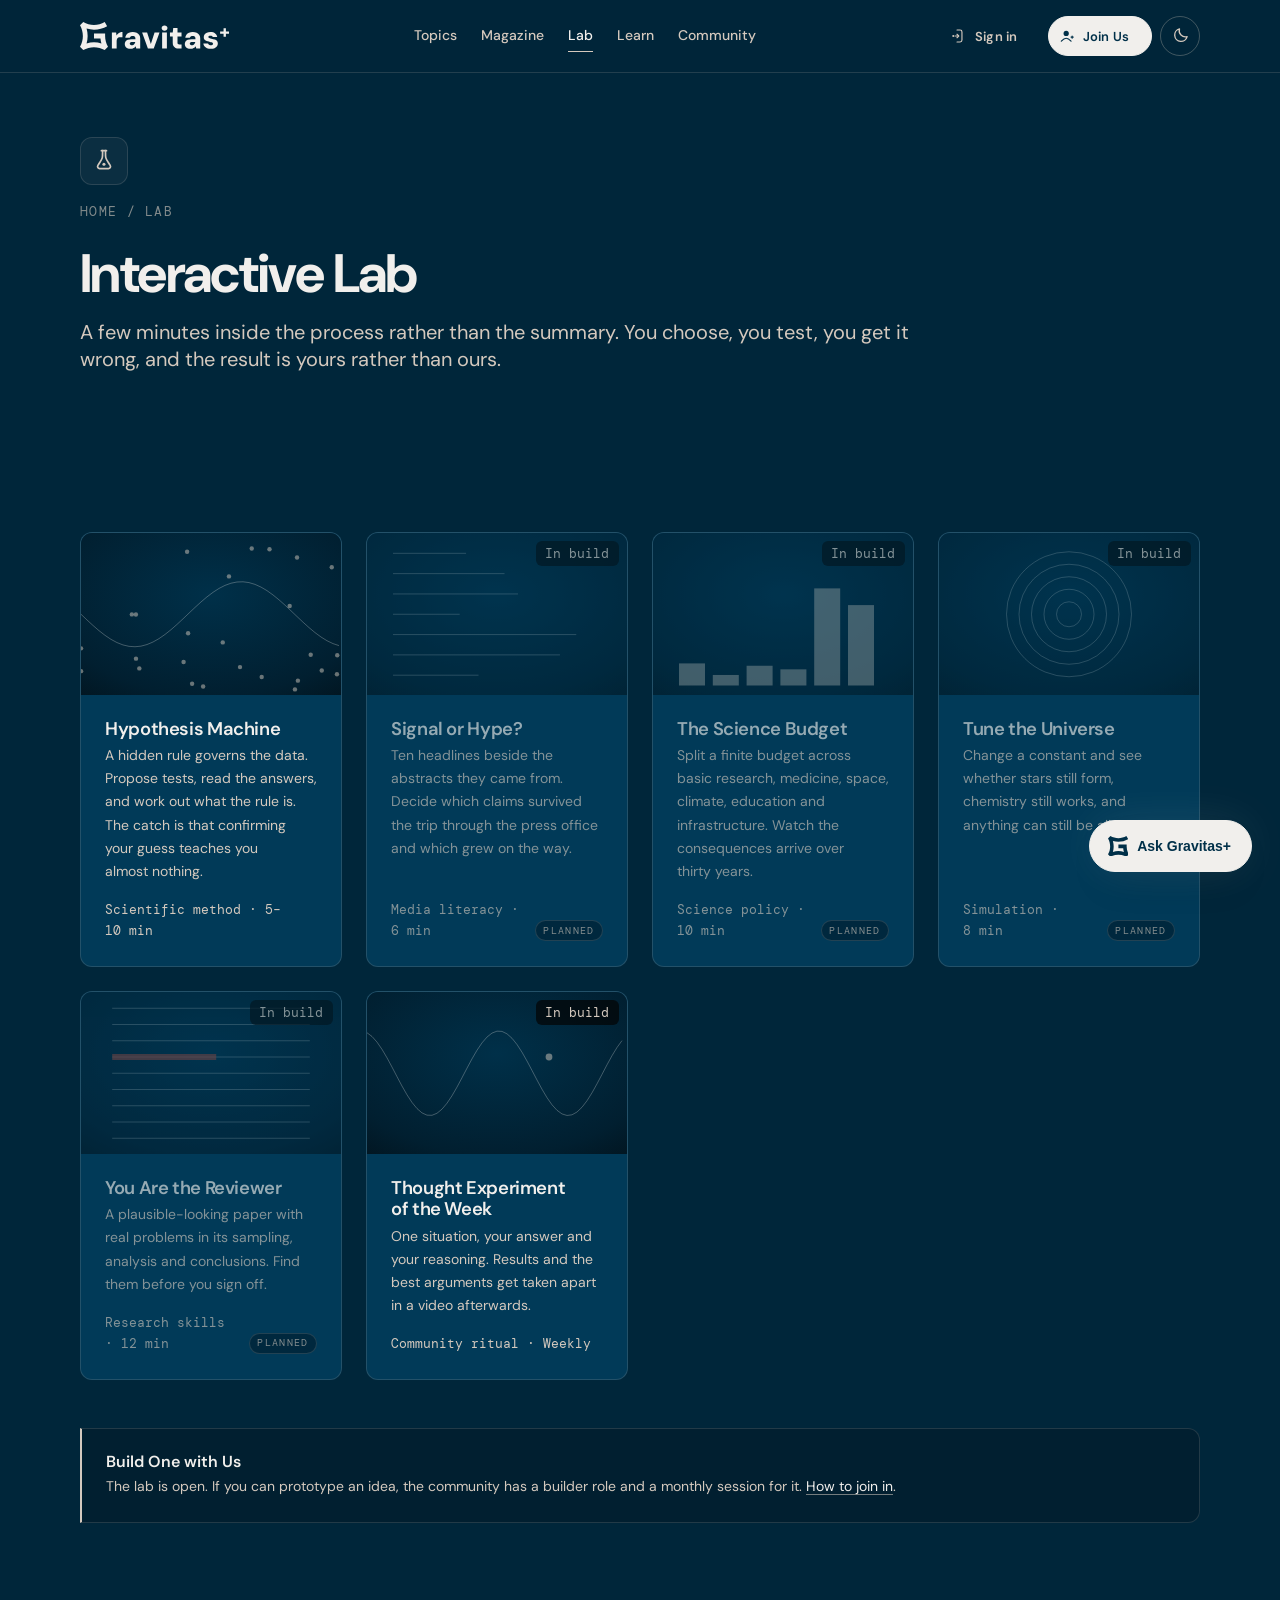
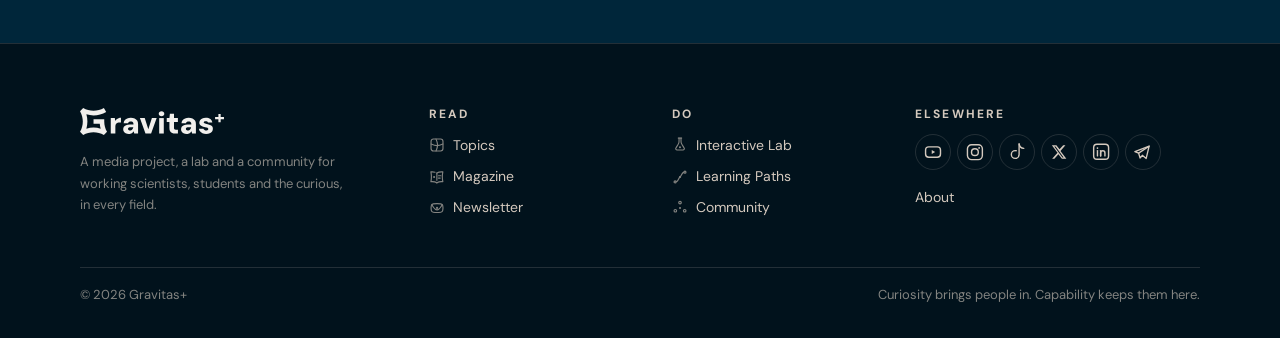
<file: lab.html>
<!DOCTYPE html>
<html lang="en">
<head>
<meta charset="utf-8">
<meta name="viewport" content="width=device-width, initial-scale=1">
<script>
/* Theme, resolved before first paint. See assets/site.js for the toggle.
   Dark is the default full stop, not "dark unless your OS says otherwise":
   this is a night sky, and a visitor who has never touched the control should
   see the same site every time rather than one that depends on a setting they
   made for some other app. Only an explicit choice, stored here, overrides it. */
(function(){try{var s=localStorage.getItem('gravitas:theme');
document.documentElement.setAttribute('data-theme',s==='light'?'light':'dark');
}catch(e){document.documentElement.setAttribute('data-theme','dark');}})();
</script>
<title>Interactive Lab · Gravitas+</title>
<meta name="description" content="Games and simulations that put you inside the scientific process: hypothesis testing, media literacy, science policy, peer review and simulation.">
<link rel="icon" href="assets/favicon.svg" type="image/svg+xml">
<link rel="mask-icon" href="assets/monogram.svg" color="#003049">
<meta name="theme-color" content="#00263a">
<link rel="preconnect" href="https://fonts.googleapis.com">
<link rel="preconnect" href="https://fonts.gstatic.com" crossorigin>
<link href="https://fonts.googleapis.com/css2?family=DM+Sans:ital,opsz,wght@0,9..40,100..1000;1,9..40,100..1000&family=DM+Mono:wght@300;400;500&display=swap" rel="stylesheet">
<link rel="stylesheet" href="assets/gravitas.css">
<link rel="stylesheet" href="assets/site.css">

<link rel="stylesheet" href="assets/chat.css">
</head>
<body class="is-overview">
<a class="g-skip-link" href="#main">Skip to content</a>
<header class="g-header">
  <div class="g-container g-header__inner">
    <a class="g-logo" href="index.html" aria-label="Gravitas+ home"><svg id="Layer_2" data-name="Layer 2" xmlns="http://www.w3.org/2000/svg" viewBox="0 0 630.63 118.24" fill="currentColor">
  <g id="Layer_1-2" data-name="Layer 1">
    <g>
      <path d="M106.06,49.06h-46.96v20.16h27.29c.65,7.22,2.02,14.31,4.03,21.24-20.24-5.97-42.41-5.97-62.6,0,2.94-10.12,4.47-20.68,4.47-31.32s-1.53-21.2-4.47-31.32c10.12,2.98,20.64,4.51,31.28,4.51,19.55,0,38.7-5.16,55.47-14.88L104.45.04c-13.71,7.94-29.39,12.13-45.35,12.13S27.49,7.98,13.79,0L0,13.79c7.94,13.71,12.13,29.39,12.13,45.35S7.94,90.78,0,104.45l13.79,13.79c13.67-7.94,29.35-12.13,45.31-12.13s31.6,4.19,45.35,12.13l13.79-13.79c-7.98-13.67-12.17-29.35-12.17-45.31v-10.08Z"/>
      <path d="M160.51,49.21c-2.41,2.06-4.52,4.52-6.3,7.38l-1.74-12.34h-17.84v67.6h20.12v-30.18c0-3.4.4-6.24,1.21-8.52.8-2.28,2.01-4.09,3.62-5.43,1.61-1.34,3.49-2.3,5.63-2.89,2.15-.58,4.56-.87,7.24-.87h6.84v-21.33c-3.85,0-7.33.58-10.46,1.74-3.13,1.17-5.9,2.78-8.32,4.83Z"/>
      <path d="M239.25,45.72c-4.74-2.05-10.33-3.08-16.77-3.08-5.9,0-11.15,1.03-15.76,3.08-4.61,2.06-8.25,4.87-10.93,8.45-2.68,3.57-4.25,7.78-4.69,12.61h19.31c.54-2.68,1.88-4.67,4.02-5.97,2.15-1.3,4.78-1.94,7.91-1.94,2.95,0,5.28.49,6.98,1.48,1.7.98,2.93,2.48,3.69,4.49.76,2.01,1.14,4.54,1.14,7.58h-16.23c-6.71,0-12.18.9-16.43,2.68-4.25,1.79-7.38,4.27-9.39,7.44-2.01,3.17-3.02,6.73-3.02,10.66s.87,7.16,2.61,10.2c1.74,3.04,4.47,5.48,8.18,7.31,3.71,1.83,8.34,2.75,13.88,2.75,2.68,0,5.09-.27,7.24-.81,2.15-.54,4.11-1.31,5.91-2.35,1.79-1.03,3.35-2.23,4.69-3.62,1.34-1.39,2.5-2.93,3.49-4.63l2.41,9.79h16.77v-41.85c0-5.99-1.32-11.02-3.96-15.09-2.64-4.07-6.33-7.13-11.07-9.19ZM231.54,89.78c-.76,1.66-1.74,3.11-2.95,4.36-1.2,1.25-2.61,2.24-4.22,2.95-1.61.72-3.44,1.07-5.5,1.07-1.61,0-3.06-.27-4.36-.81-1.3-.54-2.33-1.3-3.09-2.28s-1.14-2.23-1.14-3.76c0-1.34.33-2.57,1-3.69.67-1.11,1.77-1.96,3.29-2.55,1.52-.58,3.4-.87,5.63-.87h13.01c-.36,2.06-.92,3.91-1.68,5.57Z"/>
      <polygon points="299.2 92.93 283.38 44.25 262.32 44.25 286.73 111.85 311.41 111.85 335.82 44.25 314.9 44.25 299.2 92.93"/>
      <path d="M365.8,17.69c-2.28-2.05-5.26-3.08-8.92-3.08s-6.48,1.03-8.72,3.08c-2.24,2.06-3.35,4.7-3.35,7.92s1.11,5.72,3.35,7.78c2.24,2.05,5.14,3.08,8.72,3.08s6.64-1.03,8.92-3.08c2.28-2.06,3.42-4.65,3.42-7.78s-1.14-5.86-3.42-7.92Z"/>
      <rect x="346.82" y="44.25" width="20.12" height="67.6"/>
      <path d="M413.55,93.14c-1.21-1.12-1.81-3.02-1.81-5.7v-26.42h17.03v-16.77h-17.03v-19.05h-17.98l-2.15,19.05h-11.67v16.77h11.67v26.16c0,6.17,1.03,11.05,3.09,14.62,2.06,3.57,4.96,6.15,8.72,7.71,3.76,1.56,8.05,2.35,12.88,2.35h12.61v-17.03h-9.12c-2.95,0-5.03-.56-6.24-1.68Z"/>
      <path d="M492.75,45.72c-4.74-2.05-10.33-3.08-16.77-3.08-5.9,0-11.15,1.03-15.76,3.08-4.61,2.06-8.25,4.87-10.93,8.45-2.68,3.57-4.25,7.78-4.69,12.61h19.31c.54-2.68,1.88-4.67,4.02-5.97,2.15-1.3,4.78-1.94,7.91-1.94,2.95,0,5.28.49,6.98,1.48,1.7.98,2.93,2.48,3.69,4.49.76,2.01,1.14,4.54,1.14,7.58h-16.23c-6.71,0-12.18.9-16.43,2.68-4.25,1.79-7.38,4.27-9.39,7.44-2.01,3.17-3.02,6.73-3.02,10.66s.87,7.16,2.61,10.2,4.47,5.48,8.18,7.31c3.71,1.83,8.34,2.75,13.88,2.75,2.68,0,5.09-.27,7.24-.81,2.15-.54,4.11-1.31,5.9-2.35,1.79-1.03,3.35-2.23,4.69-3.62,1.34-1.39,2.5-2.93,3.49-4.63l2.41,9.79h16.77v-41.85c0-5.99-1.32-11.02-3.96-15.09-2.64-4.07-6.33-7.13-11.07-9.19ZM485.04,89.78c-.76,1.66-1.74,3.11-2.95,4.36-1.2,1.25-2.61,2.24-4.22,2.95-1.61.72-3.44,1.07-5.5,1.07-1.61,0-3.06-.27-4.36-.81-1.3-.54-2.33-1.3-3.09-2.28-.76-.98-1.14-2.23-1.14-3.76,0-1.34.33-2.57,1-3.69.67-1.11,1.77-1.96,3.29-2.55,1.52-.58,3.4-.87,5.63-.87h13.01c-.36,2.06-.92,3.91-1.68,5.57Z"/>
      <path d="M569.27,73.96c-3.98-1.39-8.7-2.61-14.15-3.69-2.78-.54-5.15-1.14-7.11-1.81-1.97-.67-3.47-1.45-4.49-2.35-1.03-.89-1.54-1.88-1.54-2.95,0-1.52.76-2.79,2.28-3.82,1.52-1.03,3.71-1.54,6.57-1.54s4.98.49,6.64,1.47c1.65.99,2.75,2.37,3.29,4.16h18.78c-.9-6.35-3.78-11.4-8.65-15.15-4.87-3.76-11.51-5.63-19.92-5.63-5.99,0-11.11.96-15.36,2.88-4.25,1.93-7.46,4.49-9.66,7.71-2.19,3.22-3.28,6.84-3.28,10.87,0,3.49.71,6.33,2.15,8.52,1.43,2.19,3.4,4.02,5.9,5.5,2.5,1.48,5.34,2.66,8.52,3.55,3.17.89,6.37,1.74,9.59,2.55,2.77.54,5.14,1.12,7.11,1.74,1.96.63,3.46,1.37,4.49,2.22,1.03.85,1.54,2.12,1.54,3.82,0,1.07-.33,2.1-1,3.08-.67.98-1.72,1.77-3.15,2.35-1.43.58-3.22.87-5.37.87s-4.16-.36-5.77-1.07c-1.61-.71-2.88-1.68-3.82-2.88-.94-1.21-1.59-2.53-1.94-3.96h-19.98c.35,4.38,1.85,8.29,4.49,11.74,2.64,3.44,6.26,6.19,10.87,8.25,4.6,2.05,10.13,3.09,16.57,3.09,5.9,0,11.06-.98,15.49-2.95,4.42-1.96,7.82-4.63,10.19-7.98,2.37-3.35,3.56-7.22,3.56-11.6,0-4.74-1.14-8.4-3.42-11-2.28-2.59-5.41-4.58-9.39-5.97Z"/>
      <polygon points="630.63 39.65 616.16 39.65 616.16 26.52 606.31 26.52 606.31 39.65 591.77 39.65 591.77 49.43 606.31 49.43 606.31 62.65 616.16 62.65 616.16 49.43 630.63 49.43 630.63 39.65"/>
    </g>
  </g>
</svg></a>
    <nav class="g-nav" aria-label="Primary"><a class="g-nav__link" href="topics.html"><svg class="g-ic g-nav__ic" viewBox="0 0 24 24" aria-hidden="true" fill="none" stroke="currentColor" stroke-linecap="round" stroke-linejoin="round" shape-rendering="geometricPrecision"><g transform="translate(2.282 2.283) scale(1.0407)" stroke-width="1.634"><rect x=".75" y=".75" width="17.2" height="17.2" rx="3.4" ry="3.4"/><path d="M.85,7.95c3.5,1.5,6,2.3,8.5,2.3s5-.8,8.5-2.3"/><path d="M7.95.85c1.5,3.5,2.3,6,2.3,8.5s-.8,5-2.3,8.5"/></g></svg>Topics</a><a class="g-nav__link" href="magazine.html"><svg class="g-ic g-nav__ic" viewBox="0 0 24 24" aria-hidden="true" fill="none" stroke="currentColor" stroke-linecap="round" stroke-linejoin="round" shape-rendering="geometricPrecision"><g transform="translate(1.971 3.385) scale(1.17763)" stroke-width="1.444"><path d="M8.35,2.33c2-1.3,4.5-1.8,7.6-1.5l-.11.58c-.73,3.91-.7,7.93.11,11.82h0c-3.1-.3-5.6.2-7.6,1.5"/><path d="M8.35,2.33v9.24"/><path d="M8.35,14.73c-2-1.3-4.5-1.8-7.6-1.5h0c.81-3.9.84-7.91.11-11.82l-.11-.58c1.98-.19,3.72-.06,5.23.41"/><path d="M10.38,5.74h3.1"/><path d="M10.38,8.74h2.2"/><circle cx="4.85" cy="7.24" r="1.316" fill="currentColor" stroke="none"/></g></svg>Magazine</a><a class="g-nav__link" aria-current="page" href="lab.html"><svg class="g-ic g-nav__ic" viewBox="0 0 24 24" aria-hidden="true" fill="none" stroke="currentColor" stroke-linecap="round" stroke-linejoin="round" shape-rendering="geometricPrecision"><g transform="translate(4.844 0.9) scale(0.972826)" stroke-width="1.747"><path d="M4.7.75h5.2"/><path d="M5.9.75c0,8.29.39,6.94-4.03,13.95l-.79,1.25c-.89,1.41.12,3.2,1.8,3.2h9.04c1.68,0,2.69-1.79,1.8-3.2l-.79-1.25c-4.42-7.01-4.03-5.66-4.03-13.95"/><circle cx="7.3" cy="14.8" r="1.593" fill="currentColor" stroke="none"/></g></svg>Lab</a><a class="g-nav__link" href="learn.html"><svg class="g-ic g-nav__ic" viewBox="0 0 24 24" aria-hidden="true" fill="none" stroke="currentColor" stroke-linecap="round" stroke-linejoin="round" shape-rendering="geometricPrecision"><g transform="translate(2.353 2.45) scale(0.962366)" stroke-width="1.766"><path d="M4.45,17.15c3-.8,3.2-5.8,5.6-7.2"/><path d="M10.05,9.95c2.4-1.4,2.6-6.4,5.6-7.2"/><circle cx="2.35" cy="17.55" r="1.6"/><circle cx="17.75" cy="2.35" r="1.6"/><circle cx="10.05" cy="9.95" r="1.611" fill="currentColor" stroke="none"/></g></svg>Learn</a><a class="g-nav__link" href="community.html"><svg class="g-ic g-nav__ic" viewBox="0 0 24 24" aria-hidden="true" fill="none" stroke="currentColor" stroke-linecap="round" stroke-linejoin="round" shape-rendering="geometricPrecision"><g transform="translate(2.252 1.167) scale(1.09681)" stroke-width="1.55"><circle cx="8.91" cy="2.5" r="1.75"/><circle cx="15.32" cy="13.6" r="1.75"/><circle cx="2.5" cy="13.6" r="1.75"/><circle cx="8.91" cy="9.9" r="1.413" fill="currentColor" stroke="none"/></g></svg>Community</a><span class="g-nav__sep" aria-hidden="true"></span><a class="g-nav__link gh-nav-signin" href="account.html#in"><svg class="g-ic g-nav__ic g-ic--signin" viewBox="0 0 24 24" aria-hidden="true" fill="none" stroke="currentColor" stroke-linecap="round" stroke-linejoin="round" shape-rendering="geometricPrecision"><g transform="translate(2.7 2.349) scale(0.967568)" stroke-width="1.757"><path d="M6.55.75h4.75c1.6,0,2.9,1.3,2.9,2.9v12.7c0,1.6-1.3,2.9-2.9,2.9h-4.75"/><path d="M3.55,10h5.4"/><path d="M6.55,7.3l2.7,2.7-2.7,2.7"/><circle cx="0.77" cy="10" r="1.602" fill="currentColor" stroke="none"/></g></svg>Sign in</a><a class="g-btn g-btn--primary g-btn--sm g-btn--lead gh-nav-join" href="community.html#join"><svg class="g-btn__icon" viewBox="0 0 24 24" aria-hidden="true" fill="none" stroke="currentColor" stroke-linecap="round" stroke-linejoin="round" shape-rendering="geometricPrecision"><g transform="translate(2.662 4.159) scale(1.11875)" stroke-width="1.52"><path d="M13.75,8.5h3M15.25,7v3"/><path d="M13.75,14c-2.41-2.67-4.53-4-6.5-4s-4.09,1.33-6.5,4"/><circle cx="7.25" cy="3.5" r="3.5" fill="currentColor" stroke="none"/></g></svg><span>Join Us</span></a></nav>
    <div class="gh-actions">
      <a class="g-btn g-btn--ghost g-btn--sm g-btn--lead gh-signin" href="account.html#in"><svg class="g-btn__icon" viewBox="0 0 24 24" aria-hidden="true" fill="none" stroke="currentColor" stroke-linecap="round" stroke-linejoin="round" shape-rendering="geometricPrecision"><g transform="translate(2.7 2.349) scale(0.967568)" stroke-width="1.757"><path d="M6.55.75h4.75c1.6,0,2.9,1.3,2.9,2.9v12.7c0,1.6-1.3,2.9-2.9,2.9h-4.75"/><path d="M3.55,10h5.4"/><path d="M6.55,7.3l2.7,2.7-2.7,2.7"/><circle cx="0.77" cy="10" r="1.602" fill="currentColor" stroke="none"/></g></svg><span>Sign in</span></a>
      <!-- The header CTA is the site's single loudest control, and it used to
           point at a mailing list. The community is the thing this project is
           actually for, so it gets the slot. -->
      <a class="g-btn g-btn--primary g-btn--sm g-btn--lead lp-header__cta" href="community.html#join" aria-label="Join the Gravitas+ community">
        <svg class="g-btn__icon" viewBox="0 0 24 24" aria-hidden="true" fill="none" stroke="currentColor" stroke-linecap="round" stroke-linejoin="round" shape-rendering="geometricPrecision"><g transform="translate(2.662 4.159) scale(1.11875)" stroke-width="1.52"><path d="M13.75,8.5h3M15.25,7v3"/><path d="M13.75,14c-2.41-2.67-4.53-4-6.5-4s-4.09,1.33-6.5,4"/><circle cx="7.25" cy="3.5" r="3.5" fill="currentColor" stroke="none"/></g></svg>
        <span>Join Us</span>
      </a>
      <button class="theme-toggle" type="button" aria-pressed="false" aria-label="Switch colour theme" title="Switch colour theme">
        <svg class="ic-moon" viewBox="0 0 24 24" shape-rendering="geometricPrecision" fill="none" stroke="currentColor" stroke-width="1.8" stroke-linecap="round" stroke-linejoin="round" aria-hidden="true"><!-- The crescent sits centred by bounding box but not by mass: its area centroid measures (9.97, 14.03) against a 12,12 viewBox centre, which is why it read as low and left inside a circular button. Shifted part of the way back: correcting the full 2.03 would push the upper tip out of the box, so this splits the difference between the two centres, which is what optical centring is. --><g transform="translate(1.476 -1.425)"><path d="M20 14.2A8.2 8.2 0 0 1 9.8 4a8.4 8.4 0 1 0 10.2 10.2z"/></g></svg>
        <svg class="ic-sun" viewBox="0 0 24 24" shape-rendering="geometricPrecision" fill="none" stroke="currentColor" stroke-width="1.8" stroke-linecap="round" aria-hidden="true"><circle cx="12" cy="12" r="4.1"/><path d="M12 2.6v2.2M12 19.2v2.2M2.6 12h2.2M19.2 12h2.2M5.4 5.4l1.6 1.6M17 17l1.6 1.6M18.6 5.4 17 7M7 17l-1.6 1.6"/></svg>
      </button>
      <button class="lp-menu-btn" aria-label="Menu" aria-expanded="false">
        <svg width="20" height="20" viewBox="0 0 24 24" fill="none" stroke="currentColor" stroke-width="2"><path d="M4 7h16M4 12h16M4 17h16"/></svg>
      </button>
    </div>
  </div>
</header>
<main id="main">
<section class="page-head"><div class="g-container">
      <span class="g-ic-plate page-head__ic" aria-hidden="true"><svg class="g-ic g-ic--lg" viewBox="0 0 24 24" aria-hidden="true" fill="none" stroke="currentColor" stroke-linecap="round" stroke-linejoin="round" shape-rendering="geometricPrecision"><g transform="translate(4.844 0.9) scale(0.972826)" stroke-width="1.747"><path d="M4.7.75h5.2"/><path d="M5.9.75c0,8.29.39,6.94-4.03,13.95l-.79,1.25c-.89,1.41.12,3.2,1.8,3.2h9.04c1.68,0,2.69-1.79,1.8-3.2l-.79-1.25c-4.42-7.01-4.03-5.66-4.03-13.95"/><circle cx="7.3" cy="14.8" r="1.593" fill="currentColor" stroke="none"/></g></svg></span>
      <p class="crumb"><a href="index.html">Home</a> / Lab</p><h1>Interactive Lab</h1><p class="g-lead">A few minutes inside the process rather than the summary. You choose, you test, you get it wrong, and the result is yours rather than ours.</p>
    </div></section><section class="g-section"><div class="g-container">
    <div class="games rv"><a class="game-card" href="game-hypothesis-machine.html">
      <div class="game-card__art"><canvas class="cardart" data-art="0"></canvas>
        </div>
      <div class="game-card__b"><h3>Hypothesis Machine</h3><p>A hidden rule governs the data. Propose tests, read the answers, and work out what the rule is. The catch is that confirming your guess teaches you almost nothing.</p>
        <p class="game-card__meta">Scientific method &middot; 5–10 min</p></div></a><a class="is-soon game-card"  aria-disabled="true"><span class="soon-chip">Planned</span>
      <div class="game-card__art"><canvas class="cardart" data-art="1"></canvas>
        <span class="badge-soon">In build</span></div>
      <div class="game-card__b"><h3>Signal or Hype?</h3><p>Ten headlines beside the abstracts they came from. Decide which claims survived the trip through the press office and which grew on the way.</p>
        <p class="game-card__meta">Media literacy &middot; 6 min</p></div></a><a class="is-soon game-card"  aria-disabled="true"><span class="soon-chip">Planned</span>
      <div class="game-card__art"><canvas class="cardart" data-art="2"></canvas>
        <span class="badge-soon">In build</span></div>
      <div class="game-card__b"><h3>The Science Budget</h3><p>Split a finite budget across basic research, medicine, space, climate, education and infrastructure. Watch the consequences arrive over thirty years.</p>
        <p class="game-card__meta">Science policy &middot; 10 min</p></div></a><a class="is-soon game-card"  aria-disabled="true"><span class="soon-chip">Planned</span>
      <div class="game-card__art"><canvas class="cardart" data-art="3"></canvas>
        <span class="badge-soon">In build</span></div>
      <div class="game-card__b"><h3>Tune the Universe</h3><p>Change a constant and see whether stars still form, chemistry still works, and anything can still be alive.</p>
        <p class="game-card__meta">Simulation &middot; 8 min</p></div></a><a class="is-soon game-card"  aria-disabled="true"><span class="soon-chip">Planned</span>
      <div class="game-card__art"><canvas class="cardart" data-art="4"></canvas>
        <span class="badge-soon">In build</span></div>
      <div class="game-card__b"><h3>You Are the Reviewer</h3><p>A plausible-looking paper with real problems in its sampling, analysis and conclusions. Find them before you sign off.</p>
        <p class="game-card__meta">Research skills &middot; 12 min</p></div></a><a class="game-card" href="community.html">
      <div class="game-card__art"><canvas class="cardart" data-art="5"></canvas>
        <span class="badge-soon">In build</span></div>
      <div class="game-card__b"><h3>Thought Experiment of the Week</h3><p>One situation, your answer and your reasoning. Results and the best arguments get taken apart in a video afterwards.</p>
        <p class="game-card__meta">Community ritual &middot; Weekly</p></div></a></div>
    <div class="callout g-mt-xl rv"><h4>Build One with Us</h4>
      <p>The lab is open. If you can prototype an idea, the community has a builder role and a
        monthly session for it. <a href="community.html">How to join in</a>.</p></div></div></section>
</main>
<footer class="g-footer">
  <div class="g-container">
    <div class="g-footer__grid">
      <div>
        <div style="width:9rem"><svg id="Layer_2" data-name="Layer 2" xmlns="http://www.w3.org/2000/svg" viewBox="0 0 630.63 118.24" fill="currentColor">
  <g id="Layer_1-2" data-name="Layer 1">
    <g>
      <path d="M106.06,49.06h-46.96v20.16h27.29c.65,7.22,2.02,14.31,4.03,21.24-20.24-5.97-42.41-5.97-62.6,0,2.94-10.12,4.47-20.68,4.47-31.32s-1.53-21.2-4.47-31.32c10.12,2.98,20.64,4.51,31.28,4.51,19.55,0,38.7-5.16,55.47-14.88L104.45.04c-13.71,7.94-29.39,12.13-45.35,12.13S27.49,7.98,13.79,0L0,13.79c7.94,13.71,12.13,29.39,12.13,45.35S7.94,90.78,0,104.45l13.79,13.79c13.67-7.94,29.35-12.13,45.31-12.13s31.6,4.19,45.35,12.13l13.79-13.79c-7.98-13.67-12.17-29.35-12.17-45.31v-10.08Z"/>
      <path d="M160.51,49.21c-2.41,2.06-4.52,4.52-6.3,7.38l-1.74-12.34h-17.84v67.6h20.12v-30.18c0-3.4.4-6.24,1.21-8.52.8-2.28,2.01-4.09,3.62-5.43,1.61-1.34,3.49-2.3,5.63-2.89,2.15-.58,4.56-.87,7.24-.87h6.84v-21.33c-3.85,0-7.33.58-10.46,1.74-3.13,1.17-5.9,2.78-8.32,4.83Z"/>
      <path d="M239.25,45.72c-4.74-2.05-10.33-3.08-16.77-3.08-5.9,0-11.15,1.03-15.76,3.08-4.61,2.06-8.25,4.87-10.93,8.45-2.68,3.57-4.25,7.78-4.69,12.61h19.31c.54-2.68,1.88-4.67,4.02-5.97,2.15-1.3,4.78-1.94,7.91-1.94,2.95,0,5.28.49,6.98,1.48,1.7.98,2.93,2.48,3.69,4.49.76,2.01,1.14,4.54,1.14,7.58h-16.23c-6.71,0-12.18.9-16.43,2.68-4.25,1.79-7.38,4.27-9.39,7.44-2.01,3.17-3.02,6.73-3.02,10.66s.87,7.16,2.61,10.2c1.74,3.04,4.47,5.48,8.18,7.31,3.71,1.83,8.34,2.75,13.88,2.75,2.68,0,5.09-.27,7.24-.81,2.15-.54,4.11-1.31,5.91-2.35,1.79-1.03,3.35-2.23,4.69-3.62,1.34-1.39,2.5-2.93,3.49-4.63l2.41,9.79h16.77v-41.85c0-5.99-1.32-11.02-3.96-15.09-2.64-4.07-6.33-7.13-11.07-9.19ZM231.54,89.78c-.76,1.66-1.74,3.11-2.95,4.36-1.2,1.25-2.61,2.24-4.22,2.95-1.61.72-3.44,1.07-5.5,1.07-1.61,0-3.06-.27-4.36-.81-1.3-.54-2.33-1.3-3.09-2.28s-1.14-2.23-1.14-3.76c0-1.34.33-2.57,1-3.69.67-1.11,1.77-1.96,3.29-2.55,1.52-.58,3.4-.87,5.63-.87h13.01c-.36,2.06-.92,3.91-1.68,5.57Z"/>
      <polygon points="299.2 92.93 283.38 44.25 262.32 44.25 286.73 111.85 311.41 111.85 335.82 44.25 314.9 44.25 299.2 92.93"/>
      <path d="M365.8,17.69c-2.28-2.05-5.26-3.08-8.92-3.08s-6.48,1.03-8.72,3.08c-2.24,2.06-3.35,4.7-3.35,7.92s1.11,5.72,3.35,7.78c2.24,2.05,5.14,3.08,8.72,3.08s6.64-1.03,8.92-3.08c2.28-2.06,3.42-4.65,3.42-7.78s-1.14-5.86-3.42-7.92Z"/>
      <rect x="346.82" y="44.25" width="20.12" height="67.6"/>
      <path d="M413.55,93.14c-1.21-1.12-1.81-3.02-1.81-5.7v-26.42h17.03v-16.77h-17.03v-19.05h-17.98l-2.15,19.05h-11.67v16.77h11.67v26.16c0,6.17,1.03,11.05,3.09,14.62,2.06,3.57,4.96,6.15,8.72,7.71,3.76,1.56,8.05,2.35,12.88,2.35h12.61v-17.03h-9.12c-2.95,0-5.03-.56-6.24-1.68Z"/>
      <path d="M492.75,45.72c-4.74-2.05-10.33-3.08-16.77-3.08-5.9,0-11.15,1.03-15.76,3.08-4.61,2.06-8.25,4.87-10.93,8.45-2.68,3.57-4.25,7.78-4.69,12.61h19.31c.54-2.68,1.88-4.67,4.02-5.97,2.15-1.3,4.78-1.94,7.91-1.94,2.95,0,5.28.49,6.98,1.48,1.7.98,2.93,2.48,3.69,4.49.76,2.01,1.14,4.54,1.14,7.58h-16.23c-6.71,0-12.18.9-16.43,2.68-4.25,1.79-7.38,4.27-9.39,7.44-2.01,3.17-3.02,6.73-3.02,10.66s.87,7.16,2.61,10.2,4.47,5.48,8.18,7.31c3.71,1.83,8.34,2.75,13.88,2.75,2.68,0,5.09-.27,7.24-.81,2.15-.54,4.11-1.31,5.9-2.35,1.79-1.03,3.35-2.23,4.69-3.62,1.34-1.39,2.5-2.93,3.49-4.63l2.41,9.79h16.77v-41.85c0-5.99-1.32-11.02-3.96-15.09-2.64-4.07-6.33-7.13-11.07-9.19ZM485.04,89.78c-.76,1.66-1.74,3.11-2.95,4.36-1.2,1.25-2.61,2.24-4.22,2.95-1.61.72-3.44,1.07-5.5,1.07-1.61,0-3.06-.27-4.36-.81-1.3-.54-2.33-1.3-3.09-2.28-.76-.98-1.14-2.23-1.14-3.76,0-1.34.33-2.57,1-3.69.67-1.11,1.77-1.96,3.29-2.55,1.52-.58,3.4-.87,5.63-.87h13.01c-.36,2.06-.92,3.91-1.68,5.57Z"/>
      <path d="M569.27,73.96c-3.98-1.39-8.7-2.61-14.15-3.69-2.78-.54-5.15-1.14-7.11-1.81-1.97-.67-3.47-1.45-4.49-2.35-1.03-.89-1.54-1.88-1.54-2.95,0-1.52.76-2.79,2.28-3.82,1.52-1.03,3.71-1.54,6.57-1.54s4.98.49,6.64,1.47c1.65.99,2.75,2.37,3.29,4.16h18.78c-.9-6.35-3.78-11.4-8.65-15.15-4.87-3.76-11.51-5.63-19.92-5.63-5.99,0-11.11.96-15.36,2.88-4.25,1.93-7.46,4.49-9.66,7.71-2.19,3.22-3.28,6.84-3.28,10.87,0,3.49.71,6.33,2.15,8.52,1.43,2.19,3.4,4.02,5.9,5.5,2.5,1.48,5.34,2.66,8.52,3.55,3.17.89,6.37,1.74,9.59,2.55,2.77.54,5.14,1.12,7.11,1.74,1.96.63,3.46,1.37,4.49,2.22,1.03.85,1.54,2.12,1.54,3.82,0,1.07-.33,2.1-1,3.08-.67.98-1.72,1.77-3.15,2.35-1.43.58-3.22.87-5.37.87s-4.16-.36-5.77-1.07c-1.61-.71-2.88-1.68-3.82-2.88-.94-1.21-1.59-2.53-1.94-3.96h-19.98c.35,4.38,1.85,8.29,4.49,11.74,2.64,3.44,6.26,6.19,10.87,8.25,4.6,2.05,10.13,3.09,16.57,3.09,5.9,0,11.06-.98,15.49-2.95,4.42-1.96,7.82-4.63,10.19-7.98,2.37-3.35,3.56-7.22,3.56-11.6,0-4.74-1.14-8.4-3.42-11-2.28-2.59-5.41-4.58-9.39-5.97Z"/>
      <polygon points="630.63 39.65 616.16 39.65 616.16 26.52 606.31 26.52 606.31 39.65 591.77 39.65 591.77 49.43 606.31 49.43 606.31 62.65 616.16 62.65 616.16 49.43 630.63 49.43 630.63 39.65"/>
    </g>
  </g>
</svg></div>
        <p class="g-mt-sm g-subtle" style="font-size:var(--g-fs-caption);max-width:30ch">
          A media project, a lab and a community for working scientists, students and
          the curious, in every field.</p>
      </div>
      <div><h5 class="g-footer__heading">Read</h5>
        <div class="g-stack g-stack--xs g-stack--ic"><a href="topics.html"><svg class="g-ic g-ic--sm" viewBox="0 0 24 24" aria-hidden="true" fill="none" stroke="currentColor" stroke-linecap="round" stroke-linejoin="round" shape-rendering="geometricPrecision"><g transform="translate(2.282 2.283) scale(1.0407)" stroke-width="1.634"><rect x=".75" y=".75" width="17.2" height="17.2" rx="3.4" ry="3.4"/><path d="M.85,7.95c3.5,1.5,6,2.3,8.5,2.3s5-.8,8.5-2.3"/><path d="M7.95.85c1.5,3.5,2.3,6,2.3,8.5s-.8,5-2.3,8.5"/></g></svg><span>Topics</span></a><a href="magazine.html"><svg class="g-ic g-ic--sm" viewBox="0 0 24 24" aria-hidden="true" fill="none" stroke="currentColor" stroke-linecap="round" stroke-linejoin="round" shape-rendering="geometricPrecision"><g transform="translate(1.971 3.385) scale(1.17763)" stroke-width="1.444"><path d="M8.35,2.33c2-1.3,4.5-1.8,7.6-1.5l-.11.58c-.73,3.91-.7,7.93.11,11.82h0c-3.1-.3-5.6.2-7.6,1.5"/><path d="M8.35,2.33v9.24"/><path d="M8.35,14.73c-2-1.3-4.5-1.8-7.6-1.5h0c.81-3.9.84-7.91.11-11.82l-.11-.58c1.98-.19,3.72-.06,5.23.41"/><path d="M10.38,5.74h3.1"/><path d="M10.38,8.74h2.2"/><circle cx="4.85" cy="7.24" r="1.316" fill="currentColor" stroke="none"/></g></svg><span>Magazine</span></a><a href="newsletter.html"><svg class="g-ic g-ic--sm" viewBox="0 0 24 24" aria-hidden="true" fill="none" stroke="currentColor" stroke-linecap="round" stroke-linejoin="round" shape-rendering="geometricPrecision"><g transform="translate(2.332 4.76) scale(0.994444)" stroke-width="1.709"><path d="M1.98,2.26c2.88,5.22,5.41,7.83,7.77,7.83s4.89-2.61,7.77-7.83"/><path d="M18.39,3.84c.47,2.28.48,4.67,0,7.03-.29,1.44-1.47,2.53-2.92,2.73-3.8.51-7.66.51-11.46,0-1.45-.19-2.62-1.27-2.91-2.7-.47-2.28-.48-4.67,0-7.03.29-1.44,1.47-2.53,2.92-2.73,3.8-.51,7.66-.51,11.46,0,1.45.19,2.62,1.27,2.91,2.7Z"/><circle cx="9.75" cy="7.11" r="1.559" fill="currentColor" stroke="none"/></g></svg><span>Newsletter</span></a></div></div>
      <div><h5 class="g-footer__heading">Do</h5>
        <div class="g-stack g-stack--xs g-stack--ic"><a href="lab.html"><svg class="g-ic g-ic--sm" viewBox="0 0 24 24" aria-hidden="true" fill="none" stroke="currentColor" stroke-linecap="round" stroke-linejoin="round" shape-rendering="geometricPrecision"><g transform="translate(4.844 0.9) scale(0.972826)" stroke-width="1.747"><path d="M4.7.75h5.2"/><path d="M5.9.75c0,8.29.39,6.94-4.03,13.95l-.79,1.25c-.89,1.41.12,3.2,1.8,3.2h9.04c1.68,0,2.69-1.79,1.8-3.2l-.79-1.25c-4.42-7.01-4.03-5.66-4.03-13.95"/><circle cx="7.3" cy="14.8" r="1.593" fill="currentColor" stroke="none"/></g></svg><span>Interactive Lab</span></a><a href="learn.html"><svg class="g-ic g-ic--sm" viewBox="0 0 24 24" aria-hidden="true" fill="none" stroke="currentColor" stroke-linecap="round" stroke-linejoin="round" shape-rendering="geometricPrecision"><g transform="translate(2.353 2.45) scale(0.962366)" stroke-width="1.766"><path d="M4.45,17.15c3-.8,3.2-5.8,5.6-7.2"/><path d="M10.05,9.95c2.4-1.4,2.6-6.4,5.6-7.2"/><circle cx="2.35" cy="17.55" r="1.6"/><circle cx="17.75" cy="2.35" r="1.6"/><circle cx="10.05" cy="9.95" r="1.611" fill="currentColor" stroke="none"/></g></svg><span>Learning Paths</span></a><a href="community.html"><svg class="g-ic g-ic--sm" viewBox="0 0 24 24" aria-hidden="true" fill="none" stroke="currentColor" stroke-linecap="round" stroke-linejoin="round" shape-rendering="geometricPrecision"><g transform="translate(2.252 1.167) scale(1.09681)" stroke-width="1.55"><circle cx="8.91" cy="2.5" r="1.75"/><circle cx="15.32" cy="13.6" r="1.75"/><circle cx="2.5" cy="13.6" r="1.75"/><circle cx="8.91" cy="9.9" r="1.413" fill="currentColor" stroke="none"/></g></svg><span>Community</span></a></div></div>
      <div><h5 class="g-footer__heading">Elsewhere</h5><ul class="lp-social"><li><a class="lp-social__link" href="#" aria-label="YouTube"><svg viewBox="0 0 24 24" shape-rendering="geometricPrecision" fill="none" stroke="currentColor" stroke-width="1.7"><g transform="translate(1.083 1.066) scale(0.9133)" stroke-width="1.861"><rect x="2.2" y="5.2" width="19.6" height="13.6" rx="4.2"/><path d="M10.3 9.4v5.2l4.5-2.6z" fill="currentColor" stroke="none"/></g></svg></a></li><li><a class="lp-social__link" href="#" aria-label="Instagram"><svg viewBox="0 0 24 24" shape-rendering="geometricPrecision" fill="none" stroke="currentColor" stroke-width="1.7"><g transform="translate(-0.043 0.227) scale(0.9944)" stroke-width="1.709"><rect x="3" y="3" width="18" height="18" rx="5"/><circle cx="12" cy="12" r="4.1"/><circle cx="17.1" cy="6.9" r="1.15" fill="currentColor" stroke="none"/></g></svg></a></li><li><a class="lp-social__link" href="#" aria-label="TikTok"><svg viewBox="0 0 24 24" shape-rendering="geometricPrecision" fill="none" stroke="currentColor" stroke-width="1.7" stroke-linecap="round" stroke-linejoin="round"><g transform="translate(-5.639 -2.009) scale(1.2928)" stroke-width="1.282"><path d="M15.6 3.3v9.9a3.6 3.6 0 1 1-3.6-3.6c.3 0 .6 0 .9.1"/><path d="M15.6 3.3c.3 2.3 2 4 4.3 4.2"/></g></svg></a></li><li><a class="lp-social__link" href="#" aria-label="X"><svg viewBox="0 0 24 24" shape-rendering="geometricPrecision" fill="currentColor"><g transform="translate(1.054 1.119) scale(0.9062)"><path d="M17.6 3h3l-6.6 7.6L21.8 21h-5.9l-4.6-6-5.3 6H3l7.1-8.1L2.6 3h6l4.2 5.5L17.6 3zm-1 16.2h1.6L7.5 4.7H5.8l10.8 14.5z"/></g></svg></a></li><li><a class="lp-social__link" href="#" aria-label="LinkedIn"><svg viewBox="0 0 24 24" shape-rendering="geometricPrecision" fill="none" stroke="currentColor" stroke-width="1.7" stroke-linecap="round"><g transform="translate(0.207 -0.239) scale(0.9944)" stroke-width="1.709"><rect x="3" y="3" width="18" height="18" rx="4"/><path d="M7.6 10.6V17"/><circle cx="7.6" cy="7.5" r="1.05" fill="currentColor" stroke="none"/><path d="M11.4 17v-3.6a2.6 2.6 0 0 1 5.2 0V17"/><path d="M11.4 17v-6.4"/></g></svg></a></li><li><a class="lp-social__link" href="#" aria-label="Telegram"><svg viewBox="0 0 24 24" shape-rendering="geometricPrecision" fill="none" stroke="currentColor" stroke-width="1.7" stroke-linejoin="round" stroke-linecap="round"><g transform="translate(-0.334 1.128) scale(0.9290)" stroke-width="1.748"><path d="M21.2 4.2 L2.8 11.2 L7.6 13.2 L9.5 19.4 L12.4 16 L17.4 20 Z"/><path d="M7.6 13.2 L21.2 4.2"/></g></svg></a></li></ul>
        <div class="g-stack g-stack--xs" style="margin-top:var(--g-space-sm)"><a href="about.html">About</a></div></div>
    </div>
    <div class="g-footer__legal">
      <span>&copy; 2026 Gravitas+</span>
      <span>Curiosity brings people in. Capability keeps them here.</span>
    </div>
  </div>
</footer>
<script src="assets/site.js"></script>
<script>
(function(){
  // Each card gets a small generative sketch rather than a stock image: cheap,
  // on-brand, and it never ships a 400 KB photograph.
  var reduce=matchMedia('(prefers-reduced-motion: reduce)').matches;
  [].forEach.call(document.querySelectorAll('canvas.cardart'),function(cv,idx){
    var ctx=cv.getContext('2d'),dpr=Math.min(devicePixelRatio||1,2);
    function size(){var r=cv.getBoundingClientRect();
      cv.width=r.width*dpr;cv.height=r.height*dpr;ctx.setTransform(dpr,0,0,dpr,0,0);
      return [r.width,r.height];}
    var d=size(); addEventListener('resize',function(){d=size();paint();});
    // The card art is generated, not a shipped image, so it can simply be
    // redrawn in the other theme's ink instead of needing a second asset.
    addEventListener('gravitas:theme',function(){paint();});
    var ink=function(n,f){return (window.gravitasInk?window.gravitasInk(n,f):f);};
    var seed=+cv.dataset.art;
    function paint(){
      var W=d[0],H=d[1]; ctx.clearRect(0,0,W,H);
      ctx.strokeStyle='rgba('+ink('line','241,239,236')+',.28)';
      ctx.fillStyle='rgba('+ink('body-b','212,201,190')+',.5)';
      ctx.lineWidth=1;
      var rnd=(function(s){return function(){s=(s*16807)%2147483647;return s/2147483647;};})(seed*7919+13);
      if(seed===0){ for(var i=0;i<26;i++){var x=rnd()*W,y=rnd()*H;ctx.beginPath();ctx.arc(x,y,2.2,0,6.3);ctx.fill();}
        ctx.beginPath();for(var j=0;j<W;j+=6){ctx.lineTo(j,H/2+Math.sin(j/34)*H*0.2);}ctx.stroke(); }
      else if(seed===1){ for(var k=0;k<7;k++){var yy=H*(k+1)/8;ctx.beginPath();ctx.moveTo(W*0.1,yy);
        ctx.lineTo(W*(0.35+rnd()*0.5),yy);ctx.stroke();} }
      else if(seed===2){ var acc=0;for(var b=0;b<6;b++){var h=rnd()*H*0.6+10;
        ctx.fillRect(W*0.1+acc, H-h-10, W*0.1, h); acc+=W*0.13;} }
      else if(seed===3){ for(var a=0;a<5;a++){ctx.beginPath();
        ctx.arc(W/2,H/2,(a+1)*Math.min(W,H)/13,0,6.3);ctx.stroke();} }
      else if(seed===4){ for(var l=0;l<9;l++){var yv=H*(l+1)/10;ctx.beginPath();
        ctx.moveTo(W*0.12,yv);ctx.lineTo(W*0.88,yv);ctx.stroke();}
        ctx.fillStyle='rgba(162,72,58,.65)';ctx.fillRect(W*0.12,H*0.4-3,W*0.4,6); }
      else { ctx.beginPath(); for(var m=0;m<W;m+=5){ctx.lineTo(m,H/2+Math.sin(m/22+seed)*H*0.26);} ctx.stroke();
        ctx.beginPath();ctx.arc(W*0.7,H*0.4,3.4,0,6.3);ctx.fill(); }
    }
    paint();
  });
})();
</script>
<script src="assets/chat.js" defer></script>
</body>
</html>
</file>
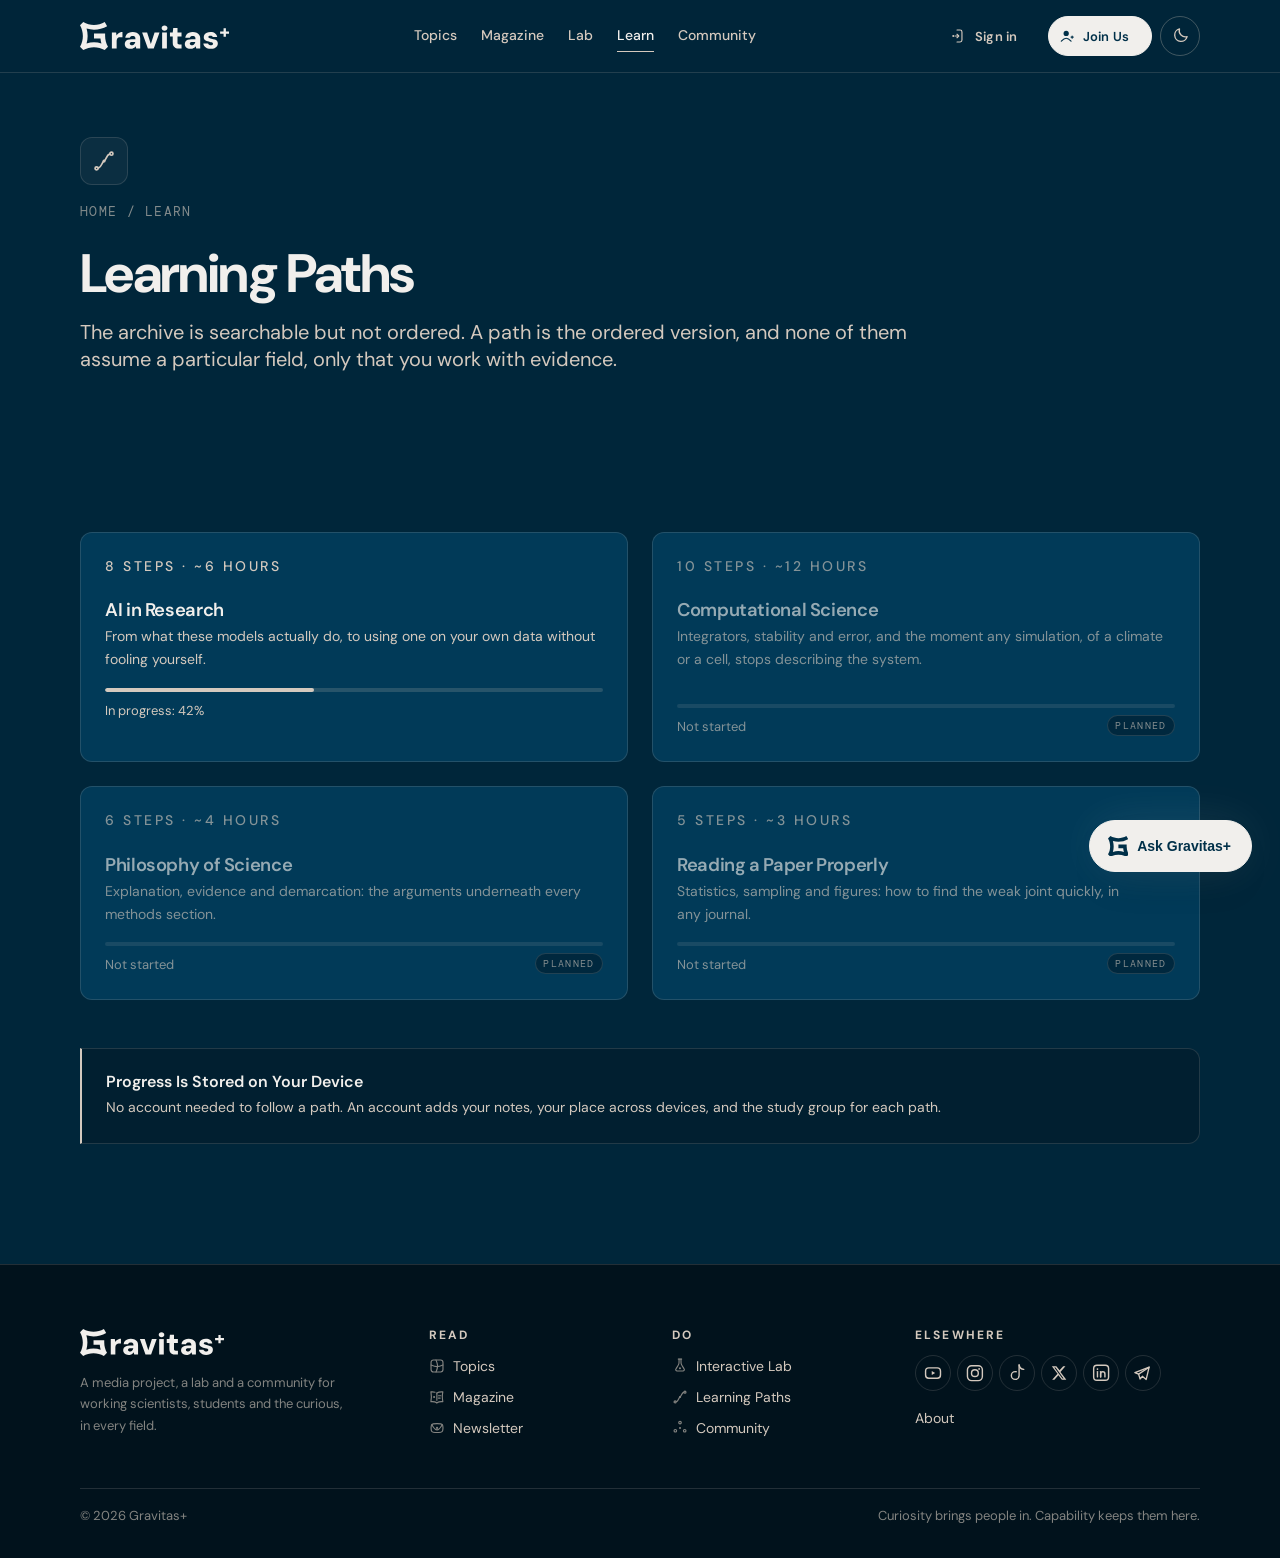
<file: learn.html>
<!DOCTYPE html>
<html lang="en">
<head>
<meta charset="utf-8">
<meta name="viewport" content="width=device-width, initial-scale=1">
<script>
/* Theme, resolved before first paint. See assets/site.js for the toggle.
   Dark is the default full stop, not "dark unless your OS says otherwise":
   this is a night sky, and a visitor who has never touched the control should
   see the same site every time rather than one that depends on a setting they
   made for some other app. Only an explicit choice, stored here, overrides it. */
(function(){try{var s=localStorage.getItem('gravitas:theme');
document.documentElement.setAttribute('data-theme',s==='light'?'light':'dark');
}catch(e){document.documentElement.setAttribute('data-theme','dark');}})();
</script>
<title>Learning Paths · Gravitas+</title>
<meta name="description" content="Ordered routes through AI in research, computational methods, philosophy of science and reading papers, whatever your field.">
<link rel="icon" href="assets/favicon.svg" type="image/svg+xml">
<link rel="mask-icon" href="assets/monogram.svg" color="#003049">
<meta name="theme-color" content="#00263a">
<link rel="preconnect" href="https://fonts.googleapis.com">
<link rel="preconnect" href="https://fonts.gstatic.com" crossorigin>
<link href="https://fonts.googleapis.com/css2?family=DM+Sans:ital,opsz,wght@0,9..40,100..1000;1,9..40,100..1000&family=DM+Mono:wght@300;400;500&display=swap" rel="stylesheet">
<link rel="stylesheet" href="assets/gravitas.css">
<link rel="stylesheet" href="assets/site.css">

<link rel="stylesheet" href="assets/chat.css">
</head>
<body class="is-overview">
<a class="g-skip-link" href="#main">Skip to content</a>
<header class="g-header">
  <div class="g-container g-header__inner">
    <a class="g-logo" href="index.html" aria-label="Gravitas+ home"><svg id="Layer_2" data-name="Layer 2" xmlns="http://www.w3.org/2000/svg" viewBox="0 0 630.63 118.24" fill="currentColor">
  <g id="Layer_1-2" data-name="Layer 1">
    <g>
      <path d="M106.06,49.06h-46.96v20.16h27.29c.65,7.22,2.02,14.31,4.03,21.24-20.24-5.97-42.41-5.97-62.6,0,2.94-10.12,4.47-20.68,4.47-31.32s-1.53-21.2-4.47-31.32c10.12,2.98,20.64,4.51,31.28,4.51,19.55,0,38.7-5.16,55.47-14.88L104.45.04c-13.71,7.94-29.39,12.13-45.35,12.13S27.49,7.98,13.79,0L0,13.79c7.94,13.71,12.13,29.39,12.13,45.35S7.94,90.78,0,104.45l13.79,13.79c13.67-7.94,29.35-12.13,45.31-12.13s31.6,4.19,45.35,12.13l13.79-13.79c-7.98-13.67-12.17-29.35-12.17-45.31v-10.08Z"/>
      <path d="M160.51,49.21c-2.41,2.06-4.52,4.52-6.3,7.38l-1.74-12.34h-17.84v67.6h20.12v-30.18c0-3.4.4-6.24,1.21-8.52.8-2.28,2.01-4.09,3.62-5.43,1.61-1.34,3.49-2.3,5.63-2.89,2.15-.58,4.56-.87,7.24-.87h6.84v-21.33c-3.85,0-7.33.58-10.46,1.74-3.13,1.17-5.9,2.78-8.32,4.83Z"/>
      <path d="M239.25,45.72c-4.74-2.05-10.33-3.08-16.77-3.08-5.9,0-11.15,1.03-15.76,3.08-4.61,2.06-8.25,4.87-10.93,8.45-2.68,3.57-4.25,7.78-4.69,12.61h19.31c.54-2.68,1.88-4.67,4.02-5.97,2.15-1.3,4.78-1.94,7.91-1.94,2.95,0,5.28.49,6.98,1.48,1.7.98,2.93,2.48,3.69,4.49.76,2.01,1.14,4.54,1.14,7.58h-16.23c-6.71,0-12.18.9-16.43,2.68-4.25,1.79-7.38,4.27-9.39,7.44-2.01,3.17-3.02,6.73-3.02,10.66s.87,7.16,2.61,10.2c1.74,3.04,4.47,5.48,8.18,7.31,3.71,1.83,8.34,2.75,13.88,2.75,2.68,0,5.09-.27,7.24-.81,2.15-.54,4.11-1.31,5.91-2.35,1.79-1.03,3.35-2.23,4.69-3.62,1.34-1.39,2.5-2.93,3.49-4.63l2.41,9.79h16.77v-41.85c0-5.99-1.32-11.02-3.96-15.09-2.64-4.07-6.33-7.13-11.07-9.19ZM231.54,89.78c-.76,1.66-1.74,3.11-2.95,4.36-1.2,1.25-2.61,2.24-4.22,2.95-1.61.72-3.44,1.07-5.5,1.07-1.61,0-3.06-.27-4.36-.81-1.3-.54-2.33-1.3-3.09-2.28s-1.14-2.23-1.14-3.76c0-1.34.33-2.57,1-3.69.67-1.11,1.77-1.96,3.29-2.55,1.52-.58,3.4-.87,5.63-.87h13.01c-.36,2.06-.92,3.91-1.68,5.57Z"/>
      <polygon points="299.2 92.93 283.38 44.25 262.32 44.25 286.73 111.85 311.41 111.85 335.82 44.25 314.9 44.25 299.2 92.93"/>
      <path d="M365.8,17.69c-2.28-2.05-5.26-3.08-8.92-3.08s-6.48,1.03-8.72,3.08c-2.24,2.06-3.35,4.7-3.35,7.92s1.11,5.72,3.35,7.78c2.24,2.05,5.14,3.08,8.72,3.08s6.64-1.03,8.92-3.08c2.28-2.06,3.42-4.65,3.42-7.78s-1.14-5.86-3.42-7.92Z"/>
      <rect x="346.82" y="44.25" width="20.12" height="67.6"/>
      <path d="M413.55,93.14c-1.21-1.12-1.81-3.02-1.81-5.7v-26.42h17.03v-16.77h-17.03v-19.05h-17.98l-2.15,19.05h-11.67v16.77h11.67v26.16c0,6.17,1.03,11.05,3.09,14.62,2.06,3.57,4.96,6.15,8.72,7.71,3.76,1.56,8.05,2.35,12.88,2.35h12.61v-17.03h-9.12c-2.95,0-5.03-.56-6.24-1.68Z"/>
      <path d="M492.75,45.72c-4.74-2.05-10.33-3.08-16.77-3.08-5.9,0-11.15,1.03-15.76,3.08-4.61,2.06-8.25,4.87-10.93,8.45-2.68,3.57-4.25,7.78-4.69,12.61h19.31c.54-2.68,1.88-4.67,4.02-5.97,2.15-1.3,4.78-1.94,7.91-1.94,2.95,0,5.28.49,6.98,1.48,1.7.98,2.93,2.48,3.69,4.49.76,2.01,1.14,4.54,1.14,7.58h-16.23c-6.71,0-12.18.9-16.43,2.68-4.25,1.79-7.38,4.27-9.39,7.44-2.01,3.17-3.02,6.73-3.02,10.66s.87,7.16,2.61,10.2,4.47,5.48,8.18,7.31c3.71,1.83,8.34,2.75,13.88,2.75,2.68,0,5.09-.27,7.24-.81,2.15-.54,4.11-1.31,5.9-2.35,1.79-1.03,3.35-2.23,4.69-3.62,1.34-1.39,2.5-2.93,3.49-4.63l2.41,9.79h16.77v-41.85c0-5.99-1.32-11.02-3.96-15.09-2.64-4.07-6.33-7.13-11.07-9.19ZM485.04,89.78c-.76,1.66-1.74,3.11-2.95,4.36-1.2,1.25-2.61,2.24-4.22,2.95-1.61.72-3.44,1.07-5.5,1.07-1.61,0-3.06-.27-4.36-.81-1.3-.54-2.33-1.3-3.09-2.28-.76-.98-1.14-2.23-1.14-3.76,0-1.34.33-2.57,1-3.69.67-1.11,1.77-1.96,3.29-2.55,1.52-.58,3.4-.87,5.63-.87h13.01c-.36,2.06-.92,3.91-1.68,5.57Z"/>
      <path d="M569.27,73.96c-3.98-1.39-8.7-2.61-14.15-3.69-2.78-.54-5.15-1.14-7.11-1.81-1.97-.67-3.47-1.45-4.49-2.35-1.03-.89-1.54-1.88-1.54-2.95,0-1.52.76-2.79,2.28-3.82,1.52-1.03,3.71-1.54,6.57-1.54s4.98.49,6.64,1.47c1.65.99,2.75,2.37,3.29,4.16h18.78c-.9-6.35-3.78-11.4-8.65-15.15-4.87-3.76-11.51-5.63-19.92-5.63-5.99,0-11.11.96-15.36,2.88-4.25,1.93-7.46,4.49-9.66,7.71-2.19,3.22-3.28,6.84-3.28,10.87,0,3.49.71,6.33,2.15,8.52,1.43,2.19,3.4,4.02,5.9,5.5,2.5,1.48,5.34,2.66,8.52,3.55,3.17.89,6.37,1.74,9.59,2.55,2.77.54,5.14,1.12,7.11,1.74,1.96.63,3.46,1.37,4.49,2.22,1.03.85,1.54,2.12,1.54,3.82,0,1.07-.33,2.1-1,3.08-.67.98-1.72,1.77-3.15,2.35-1.43.58-3.22.87-5.37.87s-4.16-.36-5.77-1.07c-1.61-.71-2.88-1.68-3.82-2.88-.94-1.21-1.59-2.53-1.94-3.96h-19.98c.35,4.38,1.85,8.29,4.49,11.74,2.64,3.44,6.26,6.19,10.87,8.25,4.6,2.05,10.13,3.09,16.57,3.09,5.9,0,11.06-.98,15.49-2.95,4.42-1.96,7.82-4.63,10.19-7.98,2.37-3.35,3.56-7.22,3.56-11.6,0-4.74-1.14-8.4-3.42-11-2.28-2.59-5.41-4.58-9.39-5.97Z"/>
      <polygon points="630.63 39.65 616.16 39.65 616.16 26.52 606.31 26.52 606.31 39.65 591.77 39.65 591.77 49.43 606.31 49.43 606.31 62.65 616.16 62.65 616.16 49.43 630.63 49.43 630.63 39.65"/>
    </g>
  </g>
</svg></a>
    <nav class="g-nav" aria-label="Primary"><a class="g-nav__link" href="topics.html"><svg class="g-ic g-nav__ic" viewBox="0 0 24 24" aria-hidden="true" fill="none" stroke="currentColor" stroke-linecap="round" stroke-linejoin="round" shape-rendering="geometricPrecision"><g transform="translate(2.282 2.283) scale(1.0407)" stroke-width="1.634"><rect x=".75" y=".75" width="17.2" height="17.2" rx="3.4" ry="3.4"/><path d="M.85,7.95c3.5,1.5,6,2.3,8.5,2.3s5-.8,8.5-2.3"/><path d="M7.95.85c1.5,3.5,2.3,6,2.3,8.5s-.8,5-2.3,8.5"/></g></svg>Topics</a><a class="g-nav__link" href="magazine.html"><svg class="g-ic g-nav__ic" viewBox="0 0 24 24" aria-hidden="true" fill="none" stroke="currentColor" stroke-linecap="round" stroke-linejoin="round" shape-rendering="geometricPrecision"><g transform="translate(1.971 3.385) scale(1.17763)" stroke-width="1.444"><path d="M8.35,2.33c2-1.3,4.5-1.8,7.6-1.5l-.11.58c-.73,3.91-.7,7.93.11,11.82h0c-3.1-.3-5.6.2-7.6,1.5"/><path d="M8.35,2.33v9.24"/><path d="M8.35,14.73c-2-1.3-4.5-1.8-7.6-1.5h0c.81-3.9.84-7.91.11-11.82l-.11-.58c1.98-.19,3.72-.06,5.23.41"/><path d="M10.38,5.74h3.1"/><path d="M10.38,8.74h2.2"/><circle cx="4.85" cy="7.24" r="1.316" fill="currentColor" stroke="none"/></g></svg>Magazine</a><a class="g-nav__link" href="lab.html"><svg class="g-ic g-nav__ic" viewBox="0 0 24 24" aria-hidden="true" fill="none" stroke="currentColor" stroke-linecap="round" stroke-linejoin="round" shape-rendering="geometricPrecision"><g transform="translate(4.844 0.9) scale(0.972826)" stroke-width="1.747"><path d="M4.7.75h5.2"/><path d="M5.9.75c0,8.29.39,6.94-4.03,13.95l-.79,1.25c-.89,1.41.12,3.2,1.8,3.2h9.04c1.68,0,2.69-1.79,1.8-3.2l-.79-1.25c-4.42-7.01-4.03-5.66-4.03-13.95"/><circle cx="7.3" cy="14.8" r="1.593" fill="currentColor" stroke="none"/></g></svg>Lab</a><a class="g-nav__link" aria-current="page" href="learn.html"><svg class="g-ic g-nav__ic" viewBox="0 0 24 24" aria-hidden="true" fill="none" stroke="currentColor" stroke-linecap="round" stroke-linejoin="round" shape-rendering="geometricPrecision"><g transform="translate(2.353 2.45) scale(0.962366)" stroke-width="1.766"><path d="M4.45,17.15c3-.8,3.2-5.8,5.6-7.2"/><path d="M10.05,9.95c2.4-1.4,2.6-6.4,5.6-7.2"/><circle cx="2.35" cy="17.55" r="1.6"/><circle cx="17.75" cy="2.35" r="1.6"/><circle cx="10.05" cy="9.95" r="1.611" fill="currentColor" stroke="none"/></g></svg>Learn</a><a class="g-nav__link" href="community.html"><svg class="g-ic g-nav__ic" viewBox="0 0 24 24" aria-hidden="true" fill="none" stroke="currentColor" stroke-linecap="round" stroke-linejoin="round" shape-rendering="geometricPrecision"><g transform="translate(2.252 1.167) scale(1.09681)" stroke-width="1.55"><circle cx="8.91" cy="2.5" r="1.75"/><circle cx="15.32" cy="13.6" r="1.75"/><circle cx="2.5" cy="13.6" r="1.75"/><circle cx="8.91" cy="9.9" r="1.413" fill="currentColor" stroke="none"/></g></svg>Community</a><span class="g-nav__sep" aria-hidden="true"></span><a class="g-nav__link gh-nav-signin" href="account.html#in"><svg class="g-ic g-nav__ic g-ic--signin" viewBox="0 0 24 24" aria-hidden="true" fill="none" stroke="currentColor" stroke-linecap="round" stroke-linejoin="round" shape-rendering="geometricPrecision"><g transform="translate(2.7 2.349) scale(0.967568)" stroke-width="1.757"><path d="M6.55.75h4.75c1.6,0,2.9,1.3,2.9,2.9v12.7c0,1.6-1.3,2.9-2.9,2.9h-4.75"/><path d="M3.55,10h5.4"/><path d="M6.55,7.3l2.7,2.7-2.7,2.7"/><circle cx="0.77" cy="10" r="1.602" fill="currentColor" stroke="none"/></g></svg>Sign in</a><a class="g-btn g-btn--primary g-btn--sm g-btn--lead gh-nav-join" href="community.html#join"><svg class="g-btn__icon" viewBox="0 0 24 24" aria-hidden="true" fill="none" stroke="currentColor" stroke-linecap="round" stroke-linejoin="round" shape-rendering="geometricPrecision"><g transform="translate(2.662 4.159) scale(1.11875)" stroke-width="1.52"><path d="M13.75,8.5h3M15.25,7v3"/><path d="M13.75,14c-2.41-2.67-4.53-4-6.5-4s-4.09,1.33-6.5,4"/><circle cx="7.25" cy="3.5" r="3.5" fill="currentColor" stroke="none"/></g></svg><span>Join Us</span></a></nav>
    <div class="gh-actions">
      <a class="g-btn g-btn--ghost g-btn--sm g-btn--lead gh-signin" href="account.html#in"><svg class="g-btn__icon" viewBox="0 0 24 24" aria-hidden="true" fill="none" stroke="currentColor" stroke-linecap="round" stroke-linejoin="round" shape-rendering="geometricPrecision"><g transform="translate(2.7 2.349) scale(0.967568)" stroke-width="1.757"><path d="M6.55.75h4.75c1.6,0,2.9,1.3,2.9,2.9v12.7c0,1.6-1.3,2.9-2.9,2.9h-4.75"/><path d="M3.55,10h5.4"/><path d="M6.55,7.3l2.7,2.7-2.7,2.7"/><circle cx="0.77" cy="10" r="1.602" fill="currentColor" stroke="none"/></g></svg><span>Sign in</span></a>
      <!-- The header CTA is the site's single loudest control, and it used to
           point at a mailing list. The community is the thing this project is
           actually for, so it gets the slot. -->
      <a class="g-btn g-btn--primary g-btn--sm g-btn--lead lp-header__cta" href="community.html#join" aria-label="Join the Gravitas+ community">
        <svg class="g-btn__icon" viewBox="0 0 24 24" aria-hidden="true" fill="none" stroke="currentColor" stroke-linecap="round" stroke-linejoin="round" shape-rendering="geometricPrecision"><g transform="translate(2.662 4.159) scale(1.11875)" stroke-width="1.52"><path d="M13.75,8.5h3M15.25,7v3"/><path d="M13.75,14c-2.41-2.67-4.53-4-6.5-4s-4.09,1.33-6.5,4"/><circle cx="7.25" cy="3.5" r="3.5" fill="currentColor" stroke="none"/></g></svg>
        <span>Join Us</span>
      </a>
      <button class="theme-toggle" type="button" aria-pressed="false" aria-label="Switch colour theme" title="Switch colour theme">
        <svg class="ic-moon" viewBox="0 0 24 24" shape-rendering="geometricPrecision" fill="none" stroke="currentColor" stroke-width="1.8" stroke-linecap="round" stroke-linejoin="round" aria-hidden="true"><!-- The crescent sits centred by bounding box but not by mass: its area centroid measures (9.97, 14.03) against a 12,12 viewBox centre, which is why it read as low and left inside a circular button. Shifted part of the way back: correcting the full 2.03 would push the upper tip out of the box, so this splits the difference between the two centres, which is what optical centring is. --><g transform="translate(1.476 -1.425)"><path d="M20 14.2A8.2 8.2 0 0 1 9.8 4a8.4 8.4 0 1 0 10.2 10.2z"/></g></svg>
        <svg class="ic-sun" viewBox="0 0 24 24" shape-rendering="geometricPrecision" fill="none" stroke="currentColor" stroke-width="1.8" stroke-linecap="round" aria-hidden="true"><circle cx="12" cy="12" r="4.1"/><path d="M12 2.6v2.2M12 19.2v2.2M2.6 12h2.2M19.2 12h2.2M5.4 5.4l1.6 1.6M17 17l1.6 1.6M18.6 5.4 17 7M7 17l-1.6 1.6"/></svg>
      </button>
      <button class="lp-menu-btn" aria-label="Menu" aria-expanded="false">
        <svg width="20" height="20" viewBox="0 0 24 24" fill="none" stroke="currentColor" stroke-width="2"><path d="M4 7h16M4 12h16M4 17h16"/></svg>
      </button>
    </div>
  </div>
</header>
<main id="main">
<section class="page-head"><div class="g-container">
      <span class="g-ic-plate page-head__ic" aria-hidden="true"><svg class="g-ic g-ic--lg" viewBox="0 0 24 24" aria-hidden="true" fill="none" stroke="currentColor" stroke-linecap="round" stroke-linejoin="round" shape-rendering="geometricPrecision"><g transform="translate(2.353 2.45) scale(0.962366)" stroke-width="1.766"><path d="M4.45,17.15c3-.8,3.2-5.8,5.6-7.2"/><path d="M10.05,9.95c2.4-1.4,2.6-6.4,5.6-7.2"/><circle cx="2.35" cy="17.55" r="1.6"/><circle cx="17.75" cy="2.35" r="1.6"/><circle cx="10.05" cy="9.95" r="1.611" fill="currentColor" stroke="none"/></g></svg></span>
      <p class="crumb"><a href="index.html">Home</a> / Learn</p><h1>Learning Paths</h1><p class="g-lead">The archive is searchable but not ordered. A path is the ordered version, and none of them assume a particular field, only that you work with evidence.</p>
    </div></section><section class="g-section"><div class="g-container"><div class="g-grid g-grid--2 rv"><a class="path-card" href="path-ai-in-research.html">
      <p class="g-eyebrow g-eyebrow--bare">8 steps · ~6 hours</p><h3>AI in Research</h3><p>From what these models actually do, to using one on your own data without fooling yourself.</p>
      <div class="progress"><i style="width:42%"></i></div>
      <p class="g-subtle" style="font-size:var(--g-fs-caption);margin-top:var(--g-space-2xs)">
        In progress: 42%</p></a><a class="is-soon path-card"  aria-disabled="true"><span class="soon-chip">Planned</span>
      <p class="g-eyebrow g-eyebrow--bare">10 steps · ~12 hours</p><h3>Computational Science</h3><p>Integrators, stability and error, and the moment any simulation, of a climate or a cell, stops describing the system.</p>
      <div class="progress"><i style="width:0%"></i></div>
      <p class="g-subtle" style="font-size:var(--g-fs-caption);margin-top:var(--g-space-2xs)">
        Not started</p></a><a class="is-soon path-card"  aria-disabled="true"><span class="soon-chip">Planned</span>
      <p class="g-eyebrow g-eyebrow--bare">6 steps · ~4 hours</p><h3>Philosophy of Science</h3><p>Explanation, evidence and demarcation: the arguments underneath every methods section.</p>
      <div class="progress"><i style="width:0%"></i></div>
      <p class="g-subtle" style="font-size:var(--g-fs-caption);margin-top:var(--g-space-2xs)">
        Not started</p></a><a class="is-soon path-card"  aria-disabled="true"><span class="soon-chip">Planned</span>
      <p class="g-eyebrow g-eyebrow--bare">5 steps · ~3 hours</p><h3>Reading a Paper Properly</h3><p>Statistics, sampling and figures: how to find the weak joint quickly, in any journal.</p>
      <div class="progress"><i style="width:0%"></i></div>
      <p class="g-subtle" style="font-size:var(--g-fs-caption);margin-top:var(--g-space-2xs)">
        Not started</p></a></div>
        <div class="callout g-mt-xl rv"><h4>Progress Is Stored on Your Device</h4>
          <p>No account needed to follow a path. An account adds your notes, your place across
            devices, and the study group for each path.</p></div></div></section>
</main>
<footer class="g-footer">
  <div class="g-container">
    <div class="g-footer__grid">
      <div>
        <div style="width:9rem"><svg id="Layer_2" data-name="Layer 2" xmlns="http://www.w3.org/2000/svg" viewBox="0 0 630.63 118.24" fill="currentColor">
  <g id="Layer_1-2" data-name="Layer 1">
    <g>
      <path d="M106.06,49.06h-46.96v20.16h27.29c.65,7.22,2.02,14.31,4.03,21.24-20.24-5.97-42.41-5.97-62.6,0,2.94-10.12,4.47-20.68,4.47-31.32s-1.53-21.2-4.47-31.32c10.12,2.98,20.64,4.51,31.28,4.51,19.55,0,38.7-5.16,55.47-14.88L104.45.04c-13.71,7.94-29.39,12.13-45.35,12.13S27.49,7.98,13.79,0L0,13.79c7.94,13.71,12.13,29.39,12.13,45.35S7.94,90.78,0,104.45l13.79,13.79c13.67-7.94,29.35-12.13,45.31-12.13s31.6,4.19,45.35,12.13l13.79-13.79c-7.98-13.67-12.17-29.35-12.17-45.31v-10.08Z"/>
      <path d="M160.51,49.21c-2.41,2.06-4.52,4.52-6.3,7.38l-1.74-12.34h-17.84v67.6h20.12v-30.18c0-3.4.4-6.24,1.21-8.52.8-2.28,2.01-4.09,3.62-5.43,1.61-1.34,3.49-2.3,5.63-2.89,2.15-.58,4.56-.87,7.24-.87h6.84v-21.33c-3.85,0-7.33.58-10.46,1.74-3.13,1.17-5.9,2.78-8.32,4.83Z"/>
      <path d="M239.25,45.72c-4.74-2.05-10.33-3.08-16.77-3.08-5.9,0-11.15,1.03-15.76,3.08-4.61,2.06-8.25,4.87-10.93,8.45-2.68,3.57-4.25,7.78-4.69,12.61h19.31c.54-2.68,1.88-4.67,4.02-5.97,2.15-1.3,4.78-1.94,7.91-1.94,2.95,0,5.28.49,6.98,1.48,1.7.98,2.93,2.48,3.69,4.49.76,2.01,1.14,4.54,1.14,7.58h-16.23c-6.71,0-12.18.9-16.43,2.68-4.25,1.79-7.38,4.27-9.39,7.44-2.01,3.17-3.02,6.73-3.02,10.66s.87,7.16,2.61,10.2c1.74,3.04,4.47,5.48,8.18,7.31,3.71,1.83,8.34,2.75,13.88,2.75,2.68,0,5.09-.27,7.24-.81,2.15-.54,4.11-1.31,5.91-2.35,1.79-1.03,3.35-2.23,4.69-3.62,1.34-1.39,2.5-2.93,3.49-4.63l2.41,9.79h16.77v-41.85c0-5.99-1.32-11.02-3.96-15.09-2.64-4.07-6.33-7.13-11.07-9.19ZM231.54,89.78c-.76,1.66-1.74,3.11-2.95,4.36-1.2,1.25-2.61,2.24-4.22,2.95-1.61.72-3.44,1.07-5.5,1.07-1.61,0-3.06-.27-4.36-.81-1.3-.54-2.33-1.3-3.09-2.28s-1.14-2.23-1.14-3.76c0-1.34.33-2.57,1-3.69.67-1.11,1.77-1.96,3.29-2.55,1.52-.58,3.4-.87,5.63-.87h13.01c-.36,2.06-.92,3.91-1.68,5.57Z"/>
      <polygon points="299.2 92.93 283.38 44.25 262.32 44.25 286.73 111.85 311.41 111.85 335.82 44.25 314.9 44.25 299.2 92.93"/>
      <path d="M365.8,17.69c-2.28-2.05-5.26-3.08-8.92-3.08s-6.48,1.03-8.72,3.08c-2.24,2.06-3.35,4.7-3.35,7.92s1.11,5.72,3.35,7.78c2.24,2.05,5.14,3.08,8.72,3.08s6.64-1.03,8.92-3.08c2.28-2.06,3.42-4.65,3.42-7.78s-1.14-5.86-3.42-7.92Z"/>
      <rect x="346.82" y="44.25" width="20.12" height="67.6"/>
      <path d="M413.55,93.14c-1.21-1.12-1.81-3.02-1.81-5.7v-26.42h17.03v-16.77h-17.03v-19.05h-17.98l-2.15,19.05h-11.67v16.77h11.67v26.16c0,6.17,1.03,11.05,3.09,14.62,2.06,3.57,4.96,6.15,8.72,7.71,3.76,1.56,8.05,2.35,12.88,2.35h12.61v-17.03h-9.12c-2.95,0-5.03-.56-6.24-1.68Z"/>
      <path d="M492.75,45.72c-4.74-2.05-10.33-3.08-16.77-3.08-5.9,0-11.15,1.03-15.76,3.08-4.61,2.06-8.25,4.87-10.93,8.45-2.68,3.57-4.25,7.78-4.69,12.61h19.31c.54-2.68,1.88-4.67,4.02-5.97,2.15-1.3,4.78-1.94,7.91-1.94,2.95,0,5.28.49,6.98,1.48,1.7.98,2.93,2.48,3.69,4.49.76,2.01,1.14,4.54,1.14,7.58h-16.23c-6.71,0-12.18.9-16.43,2.68-4.25,1.79-7.38,4.27-9.39,7.44-2.01,3.17-3.02,6.73-3.02,10.66s.87,7.16,2.61,10.2,4.47,5.48,8.18,7.31c3.71,1.83,8.34,2.75,13.88,2.75,2.68,0,5.09-.27,7.24-.81,2.15-.54,4.11-1.31,5.9-2.35,1.79-1.03,3.35-2.23,4.69-3.62,1.34-1.39,2.5-2.93,3.49-4.63l2.41,9.79h16.77v-41.85c0-5.99-1.32-11.02-3.96-15.09-2.64-4.07-6.33-7.13-11.07-9.19ZM485.04,89.78c-.76,1.66-1.74,3.11-2.95,4.36-1.2,1.25-2.61,2.24-4.22,2.95-1.61.72-3.44,1.07-5.5,1.07-1.61,0-3.06-.27-4.36-.81-1.3-.54-2.33-1.3-3.09-2.28-.76-.98-1.14-2.23-1.14-3.76,0-1.34.33-2.57,1-3.69.67-1.11,1.77-1.96,3.29-2.55,1.52-.58,3.4-.87,5.63-.87h13.01c-.36,2.06-.92,3.91-1.68,5.57Z"/>
      <path d="M569.27,73.96c-3.98-1.39-8.7-2.61-14.15-3.69-2.78-.54-5.15-1.14-7.11-1.81-1.97-.67-3.47-1.45-4.49-2.35-1.03-.89-1.54-1.88-1.54-2.95,0-1.52.76-2.79,2.28-3.82,1.52-1.03,3.71-1.54,6.57-1.54s4.98.49,6.64,1.47c1.65.99,2.75,2.37,3.29,4.16h18.78c-.9-6.35-3.78-11.4-8.65-15.15-4.87-3.76-11.51-5.63-19.92-5.63-5.99,0-11.11.96-15.36,2.88-4.25,1.93-7.46,4.49-9.66,7.71-2.19,3.22-3.28,6.84-3.28,10.87,0,3.49.71,6.33,2.15,8.52,1.43,2.19,3.4,4.02,5.9,5.5,2.5,1.48,5.34,2.66,8.52,3.55,3.17.89,6.37,1.74,9.59,2.55,2.77.54,5.14,1.12,7.11,1.74,1.96.63,3.46,1.37,4.49,2.22,1.03.85,1.54,2.12,1.54,3.82,0,1.07-.33,2.1-1,3.08-.67.98-1.72,1.77-3.15,2.35-1.43.58-3.22.87-5.37.87s-4.16-.36-5.77-1.07c-1.61-.71-2.88-1.68-3.82-2.88-.94-1.21-1.59-2.53-1.94-3.96h-19.98c.35,4.38,1.85,8.29,4.49,11.74,2.64,3.44,6.26,6.19,10.87,8.25,4.6,2.05,10.13,3.09,16.57,3.09,5.9,0,11.06-.98,15.49-2.95,4.42-1.96,7.82-4.63,10.19-7.98,2.37-3.35,3.56-7.22,3.56-11.6,0-4.74-1.14-8.4-3.42-11-2.28-2.59-5.41-4.58-9.39-5.97Z"/>
      <polygon points="630.63 39.65 616.16 39.65 616.16 26.52 606.31 26.52 606.31 39.65 591.77 39.65 591.77 49.43 606.31 49.43 606.31 62.65 616.16 62.65 616.16 49.43 630.63 49.43 630.63 39.65"/>
    </g>
  </g>
</svg></div>
        <p class="g-mt-sm g-subtle" style="font-size:var(--g-fs-caption);max-width:30ch">
          A media project, a lab and a community for working scientists, students and
          the curious, in every field.</p>
      </div>
      <div><h5 class="g-footer__heading">Read</h5>
        <div class="g-stack g-stack--xs g-stack--ic"><a href="topics.html"><svg class="g-ic g-ic--sm" viewBox="0 0 24 24" aria-hidden="true" fill="none" stroke="currentColor" stroke-linecap="round" stroke-linejoin="round" shape-rendering="geometricPrecision"><g transform="translate(2.282 2.283) scale(1.0407)" stroke-width="1.634"><rect x=".75" y=".75" width="17.2" height="17.2" rx="3.4" ry="3.4"/><path d="M.85,7.95c3.5,1.5,6,2.3,8.5,2.3s5-.8,8.5-2.3"/><path d="M7.95.85c1.5,3.5,2.3,6,2.3,8.5s-.8,5-2.3,8.5"/></g></svg><span>Topics</span></a><a href="magazine.html"><svg class="g-ic g-ic--sm" viewBox="0 0 24 24" aria-hidden="true" fill="none" stroke="currentColor" stroke-linecap="round" stroke-linejoin="round" shape-rendering="geometricPrecision"><g transform="translate(1.971 3.385) scale(1.17763)" stroke-width="1.444"><path d="M8.35,2.33c2-1.3,4.5-1.8,7.6-1.5l-.11.58c-.73,3.91-.7,7.93.11,11.82h0c-3.1-.3-5.6.2-7.6,1.5"/><path d="M8.35,2.33v9.24"/><path d="M8.35,14.73c-2-1.3-4.5-1.8-7.6-1.5h0c.81-3.9.84-7.91.11-11.82l-.11-.58c1.98-.19,3.72-.06,5.23.41"/><path d="M10.38,5.74h3.1"/><path d="M10.38,8.74h2.2"/><circle cx="4.85" cy="7.24" r="1.316" fill="currentColor" stroke="none"/></g></svg><span>Magazine</span></a><a href="newsletter.html"><svg class="g-ic g-ic--sm" viewBox="0 0 24 24" aria-hidden="true" fill="none" stroke="currentColor" stroke-linecap="round" stroke-linejoin="round" shape-rendering="geometricPrecision"><g transform="translate(2.332 4.76) scale(0.994444)" stroke-width="1.709"><path d="M1.98,2.26c2.88,5.22,5.41,7.83,7.77,7.83s4.89-2.61,7.77-7.83"/><path d="M18.39,3.84c.47,2.28.48,4.67,0,7.03-.29,1.44-1.47,2.53-2.92,2.73-3.8.51-7.66.51-11.46,0-1.45-.19-2.62-1.27-2.91-2.7-.47-2.28-.48-4.67,0-7.03.29-1.44,1.47-2.53,2.92-2.73,3.8-.51,7.66-.51,11.46,0,1.45.19,2.62,1.27,2.91,2.7Z"/><circle cx="9.75" cy="7.11" r="1.559" fill="currentColor" stroke="none"/></g></svg><span>Newsletter</span></a></div></div>
      <div><h5 class="g-footer__heading">Do</h5>
        <div class="g-stack g-stack--xs g-stack--ic"><a href="lab.html"><svg class="g-ic g-ic--sm" viewBox="0 0 24 24" aria-hidden="true" fill="none" stroke="currentColor" stroke-linecap="round" stroke-linejoin="round" shape-rendering="geometricPrecision"><g transform="translate(4.844 0.9) scale(0.972826)" stroke-width="1.747"><path d="M4.7.75h5.2"/><path d="M5.9.75c0,8.29.39,6.94-4.03,13.95l-.79,1.25c-.89,1.41.12,3.2,1.8,3.2h9.04c1.68,0,2.69-1.79,1.8-3.2l-.79-1.25c-4.42-7.01-4.03-5.66-4.03-13.95"/><circle cx="7.3" cy="14.8" r="1.593" fill="currentColor" stroke="none"/></g></svg><span>Interactive Lab</span></a><a href="learn.html"><svg class="g-ic g-ic--sm" viewBox="0 0 24 24" aria-hidden="true" fill="none" stroke="currentColor" stroke-linecap="round" stroke-linejoin="round" shape-rendering="geometricPrecision"><g transform="translate(2.353 2.45) scale(0.962366)" stroke-width="1.766"><path d="M4.45,17.15c3-.8,3.2-5.8,5.6-7.2"/><path d="M10.05,9.95c2.4-1.4,2.6-6.4,5.6-7.2"/><circle cx="2.35" cy="17.55" r="1.6"/><circle cx="17.75" cy="2.35" r="1.6"/><circle cx="10.05" cy="9.95" r="1.611" fill="currentColor" stroke="none"/></g></svg><span>Learning Paths</span></a><a href="community.html"><svg class="g-ic g-ic--sm" viewBox="0 0 24 24" aria-hidden="true" fill="none" stroke="currentColor" stroke-linecap="round" stroke-linejoin="round" shape-rendering="geometricPrecision"><g transform="translate(2.252 1.167) scale(1.09681)" stroke-width="1.55"><circle cx="8.91" cy="2.5" r="1.75"/><circle cx="15.32" cy="13.6" r="1.75"/><circle cx="2.5" cy="13.6" r="1.75"/><circle cx="8.91" cy="9.9" r="1.413" fill="currentColor" stroke="none"/></g></svg><span>Community</span></a></div></div>
      <div><h5 class="g-footer__heading">Elsewhere</h5><ul class="lp-social"><li><a class="lp-social__link" href="#" aria-label="YouTube"><svg viewBox="0 0 24 24" shape-rendering="geometricPrecision" fill="none" stroke="currentColor" stroke-width="1.7"><g transform="translate(1.083 1.066) scale(0.9133)" stroke-width="1.861"><rect x="2.2" y="5.2" width="19.6" height="13.6" rx="4.2"/><path d="M10.3 9.4v5.2l4.5-2.6z" fill="currentColor" stroke="none"/></g></svg></a></li><li><a class="lp-social__link" href="#" aria-label="Instagram"><svg viewBox="0 0 24 24" shape-rendering="geometricPrecision" fill="none" stroke="currentColor" stroke-width="1.7"><g transform="translate(-0.043 0.227) scale(0.9944)" stroke-width="1.709"><rect x="3" y="3" width="18" height="18" rx="5"/><circle cx="12" cy="12" r="4.1"/><circle cx="17.1" cy="6.9" r="1.15" fill="currentColor" stroke="none"/></g></svg></a></li><li><a class="lp-social__link" href="#" aria-label="TikTok"><svg viewBox="0 0 24 24" shape-rendering="geometricPrecision" fill="none" stroke="currentColor" stroke-width="1.7" stroke-linecap="round" stroke-linejoin="round"><g transform="translate(-5.639 -2.009) scale(1.2928)" stroke-width="1.282"><path d="M15.6 3.3v9.9a3.6 3.6 0 1 1-3.6-3.6c.3 0 .6 0 .9.1"/><path d="M15.6 3.3c.3 2.3 2 4 4.3 4.2"/></g></svg></a></li><li><a class="lp-social__link" href="#" aria-label="X"><svg viewBox="0 0 24 24" shape-rendering="geometricPrecision" fill="currentColor"><g transform="translate(1.054 1.119) scale(0.9062)"><path d="M17.6 3h3l-6.6 7.6L21.8 21h-5.9l-4.6-6-5.3 6H3l7.1-8.1L2.6 3h6l4.2 5.5L17.6 3zm-1 16.2h1.6L7.5 4.7H5.8l10.8 14.5z"/></g></svg></a></li><li><a class="lp-social__link" href="#" aria-label="LinkedIn"><svg viewBox="0 0 24 24" shape-rendering="geometricPrecision" fill="none" stroke="currentColor" stroke-width="1.7" stroke-linecap="round"><g transform="translate(0.207 -0.239) scale(0.9944)" stroke-width="1.709"><rect x="3" y="3" width="18" height="18" rx="4"/><path d="M7.6 10.6V17"/><circle cx="7.6" cy="7.5" r="1.05" fill="currentColor" stroke="none"/><path d="M11.4 17v-3.6a2.6 2.6 0 0 1 5.2 0V17"/><path d="M11.4 17v-6.4"/></g></svg></a></li><li><a class="lp-social__link" href="#" aria-label="Telegram"><svg viewBox="0 0 24 24" shape-rendering="geometricPrecision" fill="none" stroke="currentColor" stroke-width="1.7" stroke-linejoin="round" stroke-linecap="round"><g transform="translate(-0.334 1.128) scale(0.9290)" stroke-width="1.748"><path d="M21.2 4.2 L2.8 11.2 L7.6 13.2 L9.5 19.4 L12.4 16 L17.4 20 Z"/><path d="M7.6 13.2 L21.2 4.2"/></g></svg></a></li></ul>
        <div class="g-stack g-stack--xs" style="margin-top:var(--g-space-sm)"><a href="about.html">About</a></div></div>
    </div>
    <div class="g-footer__legal">
      <span>&copy; 2026 Gravitas+</span>
      <span>Curiosity brings people in. Capability keeps them here.</span>
    </div>
  </div>
</footer>
<script src="assets/site.js"></script>
<script src="assets/chat.js" defer></script>
</body>
</html>
</file>
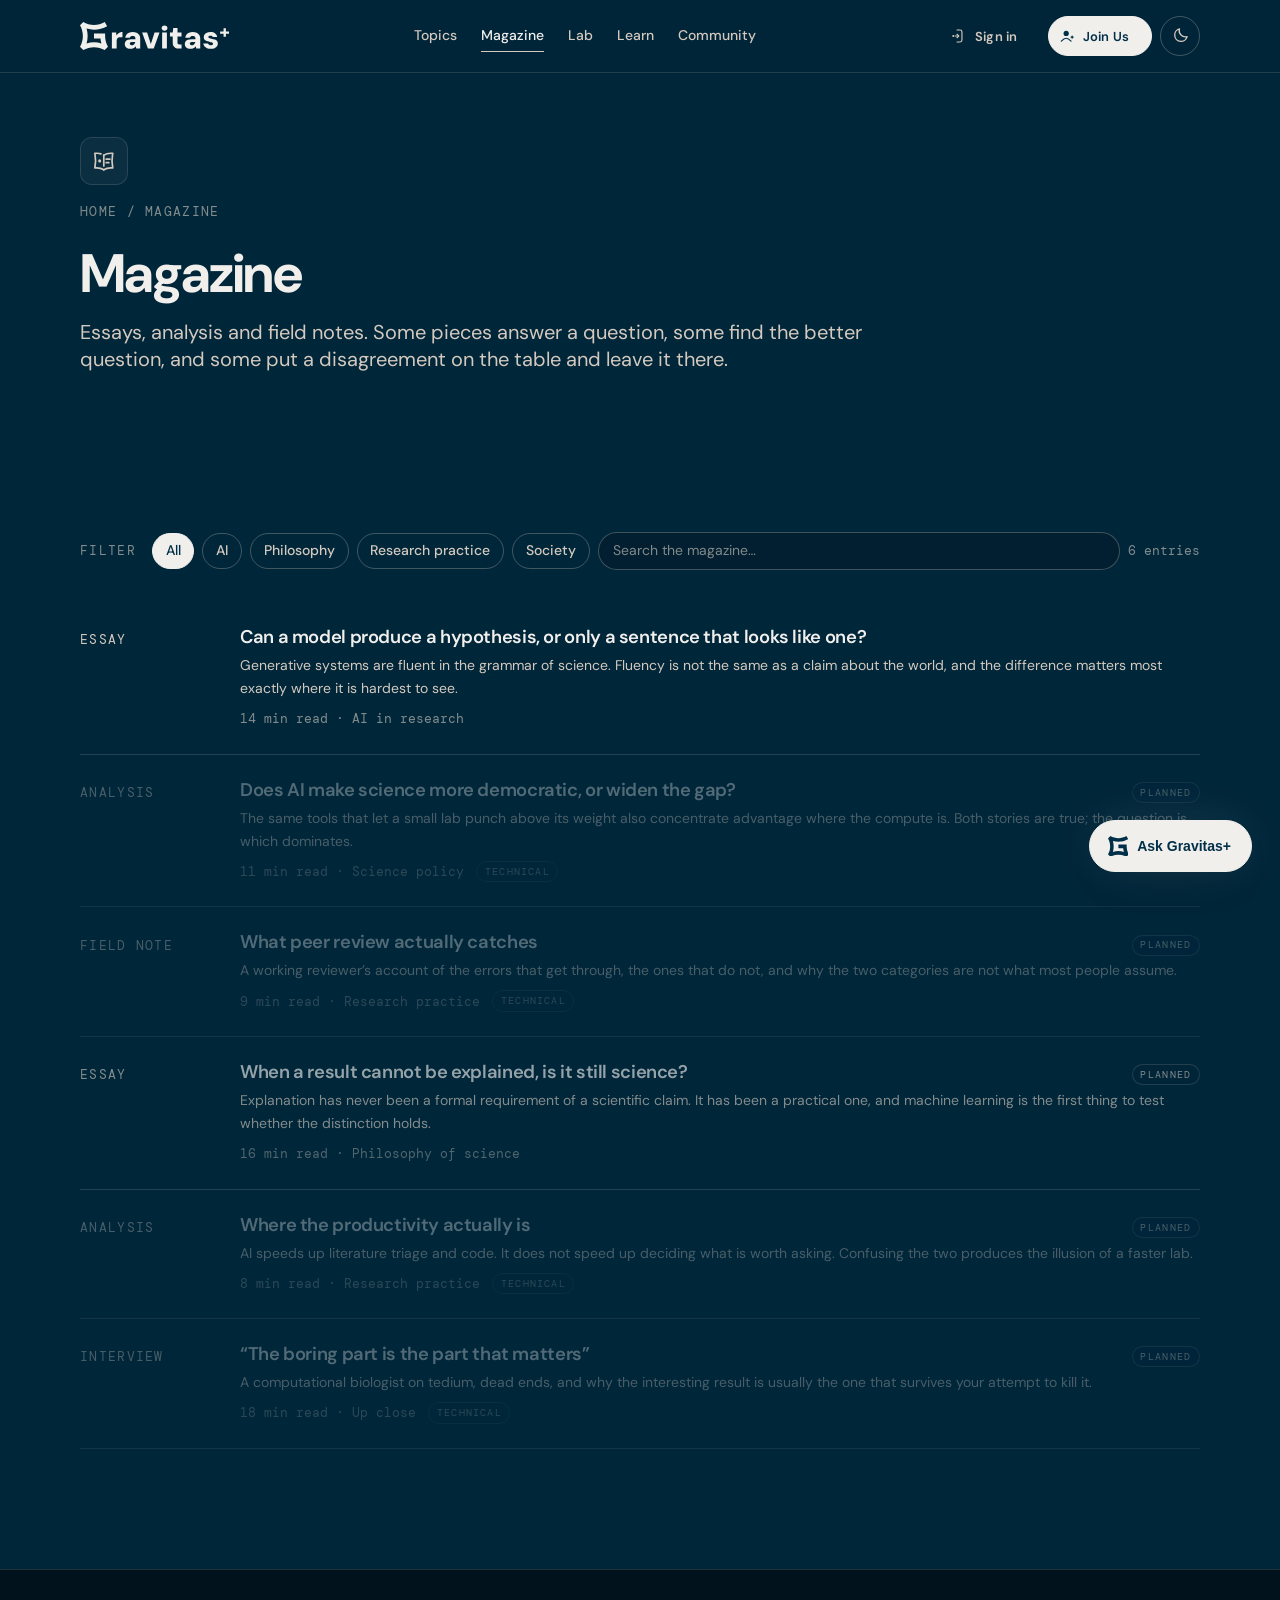
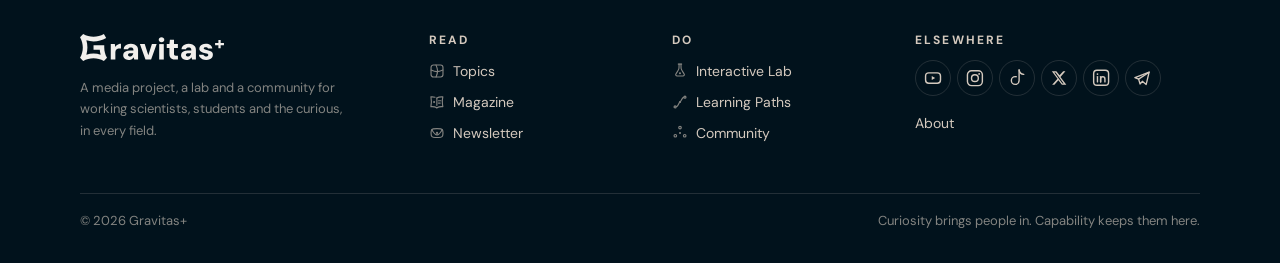
<file: magazine.html>
<!DOCTYPE html>
<html lang="en">
<head>
<meta charset="utf-8">
<meta name="viewport" content="width=device-width, initial-scale=1">
<script>
/* Theme, resolved before first paint. See assets/site.js for the toggle.
   Dark is the default full stop, not "dark unless your OS says otherwise":
   this is a night sky, and a visitor who has never touched the control should
   see the same site every time rather than one that depends on a setting they
   made for some other app. Only an explicit choice, stored here, overrides it. */
(function(){try{var s=localStorage.getItem('gravitas:theme');
document.documentElement.setAttribute('data-theme',s==='light'?'light':'dark');
}catch(e){document.documentElement.setAttribute('data-theme','dark');}})();
</script>
<title>Magazine · Gravitas+</title>
<meta name="description" content="Essays and analysis on science, philosophy and society from Gravitas+.">
<link rel="icon" href="assets/favicon.svg" type="image/svg+xml">
<link rel="mask-icon" href="assets/monogram.svg" color="#003049">
<meta name="theme-color" content="#00263a">
<link rel="preconnect" href="https://fonts.googleapis.com">
<link rel="preconnect" href="https://fonts.gstatic.com" crossorigin>
<link href="https://fonts.googleapis.com/css2?family=DM+Sans:ital,opsz,wght@0,9..40,100..1000;1,9..40,100..1000&family=DM+Mono:wght@300;400;500&display=swap" rel="stylesheet">
<link rel="stylesheet" href="assets/gravitas.css">
<link rel="stylesheet" href="assets/site.css">

<link rel="stylesheet" href="assets/chat.css">
</head>
<body class="is-overview">
<a class="g-skip-link" href="#main">Skip to content</a>
<header class="g-header">
  <div class="g-container g-header__inner">
    <a class="g-logo" href="index.html" aria-label="Gravitas+ home"><svg id="Layer_2" data-name="Layer 2" xmlns="http://www.w3.org/2000/svg" viewBox="0 0 630.63 118.24" fill="currentColor">
  <g id="Layer_1-2" data-name="Layer 1">
    <g>
      <path d="M106.06,49.06h-46.96v20.16h27.29c.65,7.22,2.02,14.31,4.03,21.24-20.24-5.97-42.41-5.97-62.6,0,2.94-10.12,4.47-20.68,4.47-31.32s-1.53-21.2-4.47-31.32c10.12,2.98,20.64,4.51,31.28,4.51,19.55,0,38.7-5.16,55.47-14.88L104.45.04c-13.71,7.94-29.39,12.13-45.35,12.13S27.49,7.98,13.79,0L0,13.79c7.94,13.71,12.13,29.39,12.13,45.35S7.94,90.78,0,104.45l13.79,13.79c13.67-7.94,29.35-12.13,45.31-12.13s31.6,4.19,45.35,12.13l13.79-13.79c-7.98-13.67-12.17-29.35-12.17-45.31v-10.08Z"/>
      <path d="M160.51,49.21c-2.41,2.06-4.52,4.52-6.3,7.38l-1.74-12.34h-17.84v67.6h20.12v-30.18c0-3.4.4-6.24,1.21-8.52.8-2.28,2.01-4.09,3.62-5.43,1.61-1.34,3.49-2.3,5.63-2.89,2.15-.58,4.56-.87,7.24-.87h6.84v-21.33c-3.85,0-7.33.58-10.46,1.74-3.13,1.17-5.9,2.78-8.32,4.83Z"/>
      <path d="M239.25,45.72c-4.74-2.05-10.33-3.08-16.77-3.08-5.9,0-11.15,1.03-15.76,3.08-4.61,2.06-8.25,4.87-10.93,8.45-2.68,3.57-4.25,7.78-4.69,12.61h19.31c.54-2.68,1.88-4.67,4.02-5.97,2.15-1.3,4.78-1.94,7.91-1.94,2.95,0,5.28.49,6.98,1.48,1.7.98,2.93,2.48,3.69,4.49.76,2.01,1.14,4.54,1.14,7.58h-16.23c-6.71,0-12.18.9-16.43,2.68-4.25,1.79-7.38,4.27-9.39,7.44-2.01,3.17-3.02,6.73-3.02,10.66s.87,7.16,2.61,10.2c1.74,3.04,4.47,5.48,8.18,7.31,3.71,1.83,8.34,2.75,13.88,2.75,2.68,0,5.09-.27,7.24-.81,2.15-.54,4.11-1.31,5.91-2.35,1.79-1.03,3.35-2.23,4.69-3.62,1.34-1.39,2.5-2.93,3.49-4.63l2.41,9.79h16.77v-41.85c0-5.99-1.32-11.02-3.96-15.09-2.64-4.07-6.33-7.13-11.07-9.19ZM231.54,89.78c-.76,1.66-1.74,3.11-2.95,4.36-1.2,1.25-2.61,2.24-4.22,2.95-1.61.72-3.44,1.07-5.5,1.07-1.61,0-3.06-.27-4.36-.81-1.3-.54-2.33-1.3-3.09-2.28s-1.14-2.23-1.14-3.76c0-1.34.33-2.57,1-3.69.67-1.11,1.77-1.96,3.29-2.55,1.52-.58,3.4-.87,5.63-.87h13.01c-.36,2.06-.92,3.91-1.68,5.57Z"/>
      <polygon points="299.2 92.93 283.38 44.25 262.32 44.25 286.73 111.85 311.41 111.85 335.82 44.25 314.9 44.25 299.2 92.93"/>
      <path d="M365.8,17.69c-2.28-2.05-5.26-3.08-8.92-3.08s-6.48,1.03-8.72,3.08c-2.24,2.06-3.35,4.7-3.35,7.92s1.11,5.72,3.35,7.78c2.24,2.05,5.14,3.08,8.72,3.08s6.64-1.03,8.92-3.08c2.28-2.06,3.42-4.65,3.42-7.78s-1.14-5.86-3.42-7.92Z"/>
      <rect x="346.82" y="44.25" width="20.12" height="67.6"/>
      <path d="M413.55,93.14c-1.21-1.12-1.81-3.02-1.81-5.7v-26.42h17.03v-16.77h-17.03v-19.05h-17.98l-2.15,19.05h-11.67v16.77h11.67v26.16c0,6.17,1.03,11.05,3.09,14.62,2.06,3.57,4.96,6.15,8.72,7.71,3.76,1.56,8.05,2.35,12.88,2.35h12.61v-17.03h-9.12c-2.95,0-5.03-.56-6.24-1.68Z"/>
      <path d="M492.75,45.72c-4.74-2.05-10.33-3.08-16.77-3.08-5.9,0-11.15,1.03-15.76,3.08-4.61,2.06-8.25,4.87-10.93,8.45-2.68,3.57-4.25,7.78-4.69,12.61h19.31c.54-2.68,1.88-4.67,4.02-5.97,2.15-1.3,4.78-1.94,7.91-1.94,2.95,0,5.28.49,6.98,1.48,1.7.98,2.93,2.48,3.69,4.49.76,2.01,1.14,4.54,1.14,7.58h-16.23c-6.71,0-12.18.9-16.43,2.68-4.25,1.79-7.38,4.27-9.39,7.44-2.01,3.17-3.02,6.73-3.02,10.66s.87,7.16,2.61,10.2,4.47,5.48,8.18,7.31c3.71,1.83,8.34,2.75,13.88,2.75,2.68,0,5.09-.27,7.24-.81,2.15-.54,4.11-1.31,5.9-2.35,1.79-1.03,3.35-2.23,4.69-3.62,1.34-1.39,2.5-2.93,3.49-4.63l2.41,9.79h16.77v-41.85c0-5.99-1.32-11.02-3.96-15.09-2.64-4.07-6.33-7.13-11.07-9.19ZM485.04,89.78c-.76,1.66-1.74,3.11-2.95,4.36-1.2,1.25-2.61,2.24-4.22,2.95-1.61.72-3.44,1.07-5.5,1.07-1.61,0-3.06-.27-4.36-.81-1.3-.54-2.33-1.3-3.09-2.28-.76-.98-1.14-2.23-1.14-3.76,0-1.34.33-2.57,1-3.69.67-1.11,1.77-1.96,3.29-2.55,1.52-.58,3.4-.87,5.63-.87h13.01c-.36,2.06-.92,3.91-1.68,5.57Z"/>
      <path d="M569.27,73.96c-3.98-1.39-8.7-2.61-14.15-3.69-2.78-.54-5.15-1.14-7.11-1.81-1.97-.67-3.47-1.45-4.49-2.35-1.03-.89-1.54-1.88-1.54-2.95,0-1.52.76-2.79,2.28-3.82,1.52-1.03,3.71-1.54,6.57-1.54s4.98.49,6.64,1.47c1.65.99,2.75,2.37,3.29,4.16h18.78c-.9-6.35-3.78-11.4-8.65-15.15-4.87-3.76-11.51-5.63-19.92-5.63-5.99,0-11.11.96-15.36,2.88-4.25,1.93-7.46,4.49-9.66,7.71-2.19,3.22-3.28,6.84-3.28,10.87,0,3.49.71,6.33,2.15,8.52,1.43,2.19,3.4,4.02,5.9,5.5,2.5,1.48,5.34,2.66,8.52,3.55,3.17.89,6.37,1.74,9.59,2.55,2.77.54,5.14,1.12,7.11,1.74,1.96.63,3.46,1.37,4.49,2.22,1.03.85,1.54,2.12,1.54,3.82,0,1.07-.33,2.1-1,3.08-.67.98-1.72,1.77-3.15,2.35-1.43.58-3.22.87-5.37.87s-4.16-.36-5.77-1.07c-1.61-.71-2.88-1.68-3.82-2.88-.94-1.21-1.59-2.53-1.94-3.96h-19.98c.35,4.38,1.85,8.29,4.49,11.74,2.64,3.44,6.26,6.19,10.87,8.25,4.6,2.05,10.13,3.09,16.57,3.09,5.9,0,11.06-.98,15.49-2.95,4.42-1.96,7.82-4.63,10.19-7.98,2.37-3.35,3.56-7.22,3.56-11.6,0-4.74-1.14-8.4-3.42-11-2.28-2.59-5.41-4.58-9.39-5.97Z"/>
      <polygon points="630.63 39.65 616.16 39.65 616.16 26.52 606.31 26.52 606.31 39.65 591.77 39.65 591.77 49.43 606.31 49.43 606.31 62.65 616.16 62.65 616.16 49.43 630.63 49.43 630.63 39.65"/>
    </g>
  </g>
</svg></a>
    <nav class="g-nav" aria-label="Primary"><a class="g-nav__link" href="topics.html"><svg class="g-ic g-nav__ic" viewBox="0 0 24 24" aria-hidden="true" fill="none" stroke="currentColor" stroke-linecap="round" stroke-linejoin="round" shape-rendering="geometricPrecision"><g transform="translate(2.282 2.283) scale(1.0407)" stroke-width="1.634"><rect x=".75" y=".75" width="17.2" height="17.2" rx="3.4" ry="3.4"/><path d="M.85,7.95c3.5,1.5,6,2.3,8.5,2.3s5-.8,8.5-2.3"/><path d="M7.95.85c1.5,3.5,2.3,6,2.3,8.5s-.8,5-2.3,8.5"/></g></svg>Topics</a><a class="g-nav__link" aria-current="page" href="magazine.html"><svg class="g-ic g-nav__ic" viewBox="0 0 24 24" aria-hidden="true" fill="none" stroke="currentColor" stroke-linecap="round" stroke-linejoin="round" shape-rendering="geometricPrecision"><g transform="translate(1.971 3.385) scale(1.17763)" stroke-width="1.444"><path d="M8.35,2.33c2-1.3,4.5-1.8,7.6-1.5l-.11.58c-.73,3.91-.7,7.93.11,11.82h0c-3.1-.3-5.6.2-7.6,1.5"/><path d="M8.35,2.33v9.24"/><path d="M8.35,14.73c-2-1.3-4.5-1.8-7.6-1.5h0c.81-3.9.84-7.91.11-11.82l-.11-.58c1.98-.19,3.72-.06,5.23.41"/><path d="M10.38,5.74h3.1"/><path d="M10.38,8.74h2.2"/><circle cx="4.85" cy="7.24" r="1.316" fill="currentColor" stroke="none"/></g></svg>Magazine</a><a class="g-nav__link" href="lab.html"><svg class="g-ic g-nav__ic" viewBox="0 0 24 24" aria-hidden="true" fill="none" stroke="currentColor" stroke-linecap="round" stroke-linejoin="round" shape-rendering="geometricPrecision"><g transform="translate(4.844 0.9) scale(0.972826)" stroke-width="1.747"><path d="M4.7.75h5.2"/><path d="M5.9.75c0,8.29.39,6.94-4.03,13.95l-.79,1.25c-.89,1.41.12,3.2,1.8,3.2h9.04c1.68,0,2.69-1.79,1.8-3.2l-.79-1.25c-4.42-7.01-4.03-5.66-4.03-13.95"/><circle cx="7.3" cy="14.8" r="1.593" fill="currentColor" stroke="none"/></g></svg>Lab</a><a class="g-nav__link" href="learn.html"><svg class="g-ic g-nav__ic" viewBox="0 0 24 24" aria-hidden="true" fill="none" stroke="currentColor" stroke-linecap="round" stroke-linejoin="round" shape-rendering="geometricPrecision"><g transform="translate(2.353 2.45) scale(0.962366)" stroke-width="1.766"><path d="M4.45,17.15c3-.8,3.2-5.8,5.6-7.2"/><path d="M10.05,9.95c2.4-1.4,2.6-6.4,5.6-7.2"/><circle cx="2.35" cy="17.55" r="1.6"/><circle cx="17.75" cy="2.35" r="1.6"/><circle cx="10.05" cy="9.95" r="1.611" fill="currentColor" stroke="none"/></g></svg>Learn</a><a class="g-nav__link" href="community.html"><svg class="g-ic g-nav__ic" viewBox="0 0 24 24" aria-hidden="true" fill="none" stroke="currentColor" stroke-linecap="round" stroke-linejoin="round" shape-rendering="geometricPrecision"><g transform="translate(2.252 1.167) scale(1.09681)" stroke-width="1.55"><circle cx="8.91" cy="2.5" r="1.75"/><circle cx="15.32" cy="13.6" r="1.75"/><circle cx="2.5" cy="13.6" r="1.75"/><circle cx="8.91" cy="9.9" r="1.413" fill="currentColor" stroke="none"/></g></svg>Community</a><span class="g-nav__sep" aria-hidden="true"></span><a class="g-nav__link gh-nav-signin" href="account.html#in"><svg class="g-ic g-nav__ic g-ic--signin" viewBox="0 0 24 24" aria-hidden="true" fill="none" stroke="currentColor" stroke-linecap="round" stroke-linejoin="round" shape-rendering="geometricPrecision"><g transform="translate(2.7 2.349) scale(0.967568)" stroke-width="1.757"><path d="M6.55.75h4.75c1.6,0,2.9,1.3,2.9,2.9v12.7c0,1.6-1.3,2.9-2.9,2.9h-4.75"/><path d="M3.55,10h5.4"/><path d="M6.55,7.3l2.7,2.7-2.7,2.7"/><circle cx="0.77" cy="10" r="1.602" fill="currentColor" stroke="none"/></g></svg>Sign in</a><a class="g-btn g-btn--primary g-btn--sm g-btn--lead gh-nav-join" href="community.html#join"><svg class="g-btn__icon" viewBox="0 0 24 24" aria-hidden="true" fill="none" stroke="currentColor" stroke-linecap="round" stroke-linejoin="round" shape-rendering="geometricPrecision"><g transform="translate(2.662 4.159) scale(1.11875)" stroke-width="1.52"><path d="M13.75,8.5h3M15.25,7v3"/><path d="M13.75,14c-2.41-2.67-4.53-4-6.5-4s-4.09,1.33-6.5,4"/><circle cx="7.25" cy="3.5" r="3.5" fill="currentColor" stroke="none"/></g></svg><span>Join Us</span></a></nav>
    <div class="gh-actions">
      <a class="g-btn g-btn--ghost g-btn--sm g-btn--lead gh-signin" href="account.html#in"><svg class="g-btn__icon" viewBox="0 0 24 24" aria-hidden="true" fill="none" stroke="currentColor" stroke-linecap="round" stroke-linejoin="round" shape-rendering="geometricPrecision"><g transform="translate(2.7 2.349) scale(0.967568)" stroke-width="1.757"><path d="M6.55.75h4.75c1.6,0,2.9,1.3,2.9,2.9v12.7c0,1.6-1.3,2.9-2.9,2.9h-4.75"/><path d="M3.55,10h5.4"/><path d="M6.55,7.3l2.7,2.7-2.7,2.7"/><circle cx="0.77" cy="10" r="1.602" fill="currentColor" stroke="none"/></g></svg><span>Sign in</span></a>
      <!-- The header CTA is the site's single loudest control, and it used to
           point at a mailing list. The community is the thing this project is
           actually for, so it gets the slot. -->
      <a class="g-btn g-btn--primary g-btn--sm g-btn--lead lp-header__cta" href="community.html#join" aria-label="Join the Gravitas+ community">
        <svg class="g-btn__icon" viewBox="0 0 24 24" aria-hidden="true" fill="none" stroke="currentColor" stroke-linecap="round" stroke-linejoin="round" shape-rendering="geometricPrecision"><g transform="translate(2.662 4.159) scale(1.11875)" stroke-width="1.52"><path d="M13.75,8.5h3M15.25,7v3"/><path d="M13.75,14c-2.41-2.67-4.53-4-6.5-4s-4.09,1.33-6.5,4"/><circle cx="7.25" cy="3.5" r="3.5" fill="currentColor" stroke="none"/></g></svg>
        <span>Join Us</span>
      </a>
      <button class="theme-toggle" type="button" aria-pressed="false" aria-label="Switch colour theme" title="Switch colour theme">
        <svg class="ic-moon" viewBox="0 0 24 24" shape-rendering="geometricPrecision" fill="none" stroke="currentColor" stroke-width="1.8" stroke-linecap="round" stroke-linejoin="round" aria-hidden="true"><!-- The crescent sits centred by bounding box but not by mass: its area centroid measures (9.97, 14.03) against a 12,12 viewBox centre, which is why it read as low and left inside a circular button. Shifted part of the way back: correcting the full 2.03 would push the upper tip out of the box, so this splits the difference between the two centres, which is what optical centring is. --><g transform="translate(1.476 -1.425)"><path d="M20 14.2A8.2 8.2 0 0 1 9.8 4a8.4 8.4 0 1 0 10.2 10.2z"/></g></svg>
        <svg class="ic-sun" viewBox="0 0 24 24" shape-rendering="geometricPrecision" fill="none" stroke="currentColor" stroke-width="1.8" stroke-linecap="round" aria-hidden="true"><circle cx="12" cy="12" r="4.1"/><path d="M12 2.6v2.2M12 19.2v2.2M2.6 12h2.2M19.2 12h2.2M5.4 5.4l1.6 1.6M17 17l1.6 1.6M18.6 5.4 17 7M7 17l-1.6 1.6"/></svg>
      </button>
      <button class="lp-menu-btn" aria-label="Menu" aria-expanded="false">
        <svg width="20" height="20" viewBox="0 0 24 24" fill="none" stroke="currentColor" stroke-width="2"><path d="M4 7h16M4 12h16M4 17h16"/></svg>
      </button>
    </div>
  </div>
</header>
<main id="main">
<section class="page-head"><div class="g-container">
      <span class="g-ic-plate page-head__ic" aria-hidden="true"><svg class="g-ic g-ic--lg" viewBox="0 0 24 24" aria-hidden="true" fill="none" stroke="currentColor" stroke-linecap="round" stroke-linejoin="round" shape-rendering="geometricPrecision"><g transform="translate(1.971 3.385) scale(1.17763)" stroke-width="1.444"><path d="M8.35,2.33c2-1.3,4.5-1.8,7.6-1.5l-.11.58c-.73,3.91-.7,7.93.11,11.82h0c-3.1-.3-5.6.2-7.6,1.5"/><path d="M8.35,2.33v9.24"/><path d="M8.35,14.73c-2-1.3-4.5-1.8-7.6-1.5h0c.81-3.9.84-7.91.11-11.82l-.11-.58c1.98-.19,3.72-.06,5.23.41"/><path d="M10.38,5.74h3.1"/><path d="M10.38,8.74h2.2"/><circle cx="4.85" cy="7.24" r="1.316" fill="currentColor" stroke="none"/></g></svg></span>
      <p class="crumb"><a href="index.html">Home</a> / Magazine</p><h1>Magazine</h1><p class="g-lead">Essays, analysis and field notes. Some pieces answer a question, some find the better question, and some put a disagreement on the table and leave it there.</p>
    </div></section><section class="g-section"><div class="g-container">
    <div class="filters rv">
      <span class="filters__label">Filter</span>
      <button class="chip" data-filter="all" aria-pressed="true">All</button>
      <button class="chip" data-filter="ai" aria-pressed="false">AI</button>
      <button class="chip" data-filter="philosophy" aria-pressed="false">Philosophy</button>
      <button class="chip" data-filter="research" aria-pressed="false">Research practice</button>
      <button class="chip" data-filter="society" aria-pressed="false">Society</button>
      <input class="search" type="search" placeholder="Search the magazine…" aria-label="Search articles">
      <span class="result-count"></span>
    </div>
    <div class="rv" data-filterable><a class="entry" href="article-hypothesis-or-sentence.html" data-type="ai philosophy" data-tags="ai philosophy"
      data-reading="overview">
      <span class="entry__type">Essay</span><div><h3>Can a model produce a hypothesis, or only a sentence that looks like one?</h3><p>Generative systems are fluent in the grammar of science. Fluency is not the same as a claim about the world, and the difference matters most exactly where it is hardest to see.</p>
      <div class="entry__meta"><span>14 min read · AI in research</span></div></div></a><a class="is-soon entry"  data-type="ai society" data-tags="ai society"
      data-reading="deep" aria-disabled="true"><span class="soon-chip">Planned</span>
      <span class="entry__type">Analysis</span><div><h3>Does AI make science more democratic, or widen the gap?</h3><p>The same tools that let a small lab punch above its weight also concentrate advantage where the compute is. Both stories are true; the question is which dominates.</p>
      <div class="entry__meta"><span>11 min read · Science policy</span><span class="entry__lvl">technical</span></div></div></a><a class="is-soon entry"  data-type="research" data-tags="research"
      data-reading="deep" aria-disabled="true"><span class="soon-chip">Planned</span>
      <span class="entry__type">Field note</span><div><h3>What peer review actually catches</h3><p>A working reviewer’s account of the errors that get through, the ones that do not, and why the two categories are not what most people assume.</p>
      <div class="entry__meta"><span>9 min read · Research practice</span><span class="entry__lvl">technical</span></div></div></a><a class="is-soon entry"  data-type="philosophy computation" data-tags="philosophy computation"
      data-reading="overview" aria-disabled="true"><span class="soon-chip">Planned</span>
      <span class="entry__type">Essay</span><div><h3>When a result cannot be explained, is it still science?</h3><p>Explanation has never been a formal requirement of a scientific claim. It has been a practical one, and machine learning is the first thing to test whether the distinction holds.</p>
      <div class="entry__meta"><span>16 min read · Philosophy of science</span></div></div></a><a class="is-soon entry"  data-type="society" data-tags="society"
      data-reading="deep" aria-disabled="true"><span class="soon-chip">Planned</span>
      <span class="entry__type">Analysis</span><div><h3>Where the productivity actually is</h3><p>AI speeds up literature triage and code. It does not speed up deciding what is worth asking. Confusing the two produces the illusion of a faster lab.</p>
      <div class="entry__meta"><span>8 min read · Research practice</span><span class="entry__lvl">technical</span></div></div></a><a class="is-soon entry"  data-type="research ai" data-tags="research ai"
      data-reading="deep" aria-disabled="true"><span class="soon-chip">Planned</span>
      <span class="entry__type">Interview</span><div><h3>“The boring part is the part that matters”</h3><p>A computational biologist on tedium, dead ends, and why the interesting result is usually the one that survives your attempt to kill it.</p>
      <div class="entry__meta"><span>18 min read · Up close</span><span class="entry__lvl">technical</span></div></div></a></div>
    <div class="empty is-hidden"><p>Nothing matches that yet. Try a broader filter.</p></div></div></section>
</main>
<footer class="g-footer">
  <div class="g-container">
    <div class="g-footer__grid">
      <div>
        <div style="width:9rem"><svg id="Layer_2" data-name="Layer 2" xmlns="http://www.w3.org/2000/svg" viewBox="0 0 630.63 118.24" fill="currentColor">
  <g id="Layer_1-2" data-name="Layer 1">
    <g>
      <path d="M106.06,49.06h-46.96v20.16h27.29c.65,7.22,2.02,14.31,4.03,21.24-20.24-5.97-42.41-5.97-62.6,0,2.94-10.12,4.47-20.68,4.47-31.32s-1.53-21.2-4.47-31.32c10.12,2.98,20.64,4.51,31.28,4.51,19.55,0,38.7-5.16,55.47-14.88L104.45.04c-13.71,7.94-29.39,12.13-45.35,12.13S27.49,7.98,13.79,0L0,13.79c7.94,13.71,12.13,29.39,12.13,45.35S7.94,90.78,0,104.45l13.79,13.79c13.67-7.94,29.35-12.13,45.31-12.13s31.6,4.19,45.35,12.13l13.79-13.79c-7.98-13.67-12.17-29.35-12.17-45.31v-10.08Z"/>
      <path d="M160.51,49.21c-2.41,2.06-4.52,4.52-6.3,7.38l-1.74-12.34h-17.84v67.6h20.12v-30.18c0-3.4.4-6.24,1.21-8.52.8-2.28,2.01-4.09,3.62-5.43,1.61-1.34,3.49-2.3,5.63-2.89,2.15-.58,4.56-.87,7.24-.87h6.84v-21.33c-3.85,0-7.33.58-10.46,1.74-3.13,1.17-5.9,2.78-8.32,4.83Z"/>
      <path d="M239.25,45.72c-4.74-2.05-10.33-3.08-16.77-3.08-5.9,0-11.15,1.03-15.76,3.08-4.61,2.06-8.25,4.87-10.93,8.45-2.68,3.57-4.25,7.78-4.69,12.61h19.31c.54-2.68,1.88-4.67,4.02-5.97,2.15-1.3,4.78-1.94,7.91-1.94,2.95,0,5.28.49,6.98,1.48,1.7.98,2.93,2.48,3.69,4.49.76,2.01,1.14,4.54,1.14,7.58h-16.23c-6.71,0-12.18.9-16.43,2.68-4.25,1.79-7.38,4.27-9.39,7.44-2.01,3.17-3.02,6.73-3.02,10.66s.87,7.16,2.61,10.2c1.74,3.04,4.47,5.48,8.18,7.31,3.71,1.83,8.34,2.75,13.88,2.75,2.68,0,5.09-.27,7.24-.81,2.15-.54,4.11-1.31,5.91-2.35,1.79-1.03,3.35-2.23,4.69-3.62,1.34-1.39,2.5-2.93,3.49-4.63l2.41,9.79h16.77v-41.85c0-5.99-1.32-11.02-3.96-15.09-2.64-4.07-6.33-7.13-11.07-9.19ZM231.54,89.78c-.76,1.66-1.74,3.11-2.95,4.36-1.2,1.25-2.61,2.24-4.22,2.95-1.61.72-3.44,1.07-5.5,1.07-1.61,0-3.06-.27-4.36-.81-1.3-.54-2.33-1.3-3.09-2.28s-1.14-2.23-1.14-3.76c0-1.34.33-2.57,1-3.69.67-1.11,1.77-1.96,3.29-2.55,1.52-.58,3.4-.87,5.63-.87h13.01c-.36,2.06-.92,3.91-1.68,5.57Z"/>
      <polygon points="299.2 92.93 283.38 44.25 262.32 44.25 286.73 111.85 311.41 111.85 335.82 44.25 314.9 44.25 299.2 92.93"/>
      <path d="M365.8,17.69c-2.28-2.05-5.26-3.08-8.92-3.08s-6.48,1.03-8.72,3.08c-2.24,2.06-3.35,4.7-3.35,7.92s1.11,5.72,3.35,7.78c2.24,2.05,5.14,3.08,8.72,3.08s6.64-1.03,8.92-3.08c2.28-2.06,3.42-4.65,3.42-7.78s-1.14-5.86-3.42-7.92Z"/>
      <rect x="346.82" y="44.25" width="20.12" height="67.6"/>
      <path d="M413.55,93.14c-1.21-1.12-1.81-3.02-1.81-5.7v-26.42h17.03v-16.77h-17.03v-19.05h-17.98l-2.15,19.05h-11.67v16.77h11.67v26.16c0,6.17,1.03,11.05,3.09,14.62,2.06,3.57,4.96,6.15,8.72,7.71,3.76,1.56,8.05,2.35,12.88,2.35h12.61v-17.03h-9.12c-2.95,0-5.03-.56-6.24-1.68Z"/>
      <path d="M492.75,45.72c-4.74-2.05-10.33-3.08-16.77-3.08-5.9,0-11.15,1.03-15.76,3.08-4.61,2.06-8.25,4.87-10.93,8.45-2.68,3.57-4.25,7.78-4.69,12.61h19.31c.54-2.68,1.88-4.67,4.02-5.97,2.15-1.3,4.78-1.94,7.91-1.94,2.95,0,5.28.49,6.98,1.48,1.7.98,2.93,2.48,3.69,4.49.76,2.01,1.14,4.54,1.14,7.58h-16.23c-6.71,0-12.18.9-16.43,2.68-4.25,1.79-7.38,4.27-9.39,7.44-2.01,3.17-3.02,6.73-3.02,10.66s.87,7.16,2.61,10.2,4.47,5.48,8.18,7.31c3.71,1.83,8.34,2.75,13.88,2.75,2.68,0,5.09-.27,7.24-.81,2.15-.54,4.11-1.31,5.9-2.35,1.79-1.03,3.35-2.23,4.69-3.62,1.34-1.39,2.5-2.93,3.49-4.63l2.41,9.79h16.77v-41.85c0-5.99-1.32-11.02-3.96-15.09-2.64-4.07-6.33-7.13-11.07-9.19ZM485.04,89.78c-.76,1.66-1.74,3.11-2.95,4.36-1.2,1.25-2.61,2.24-4.22,2.95-1.61.72-3.44,1.07-5.5,1.07-1.61,0-3.06-.27-4.36-.81-1.3-.54-2.33-1.3-3.09-2.28-.76-.98-1.14-2.23-1.14-3.76,0-1.34.33-2.57,1-3.69.67-1.11,1.77-1.96,3.29-2.55,1.52-.58,3.4-.87,5.63-.87h13.01c-.36,2.06-.92,3.91-1.68,5.57Z"/>
      <path d="M569.27,73.96c-3.98-1.39-8.7-2.61-14.15-3.69-2.78-.54-5.15-1.14-7.11-1.81-1.97-.67-3.47-1.45-4.49-2.35-1.03-.89-1.54-1.88-1.54-2.95,0-1.52.76-2.79,2.28-3.82,1.52-1.03,3.71-1.54,6.57-1.54s4.98.49,6.64,1.47c1.65.99,2.75,2.37,3.29,4.16h18.78c-.9-6.35-3.78-11.4-8.65-15.15-4.87-3.76-11.51-5.63-19.92-5.63-5.99,0-11.11.96-15.36,2.88-4.25,1.93-7.46,4.49-9.66,7.71-2.19,3.22-3.28,6.84-3.28,10.87,0,3.49.71,6.33,2.15,8.52,1.43,2.19,3.4,4.02,5.9,5.5,2.5,1.48,5.34,2.66,8.52,3.55,3.17.89,6.37,1.74,9.59,2.55,2.77.54,5.14,1.12,7.11,1.74,1.96.63,3.46,1.37,4.49,2.22,1.03.85,1.54,2.12,1.54,3.82,0,1.07-.33,2.1-1,3.08-.67.98-1.72,1.77-3.15,2.35-1.43.58-3.22.87-5.37.87s-4.16-.36-5.77-1.07c-1.61-.71-2.88-1.68-3.82-2.88-.94-1.21-1.59-2.53-1.94-3.96h-19.98c.35,4.38,1.85,8.29,4.49,11.74,2.64,3.44,6.26,6.19,10.87,8.25,4.6,2.05,10.13,3.09,16.57,3.09,5.9,0,11.06-.98,15.49-2.95,4.42-1.96,7.82-4.63,10.19-7.98,2.37-3.35,3.56-7.22,3.56-11.6,0-4.74-1.14-8.4-3.42-11-2.28-2.59-5.41-4.58-9.39-5.97Z"/>
      <polygon points="630.63 39.65 616.16 39.65 616.16 26.52 606.31 26.52 606.31 39.65 591.77 39.65 591.77 49.43 606.31 49.43 606.31 62.65 616.16 62.65 616.16 49.43 630.63 49.43 630.63 39.65"/>
    </g>
  </g>
</svg></div>
        <p class="g-mt-sm g-subtle" style="font-size:var(--g-fs-caption);max-width:30ch">
          A media project, a lab and a community for working scientists, students and
          the curious, in every field.</p>
      </div>
      <div><h5 class="g-footer__heading">Read</h5>
        <div class="g-stack g-stack--xs g-stack--ic"><a href="topics.html"><svg class="g-ic g-ic--sm" viewBox="0 0 24 24" aria-hidden="true" fill="none" stroke="currentColor" stroke-linecap="round" stroke-linejoin="round" shape-rendering="geometricPrecision"><g transform="translate(2.282 2.283) scale(1.0407)" stroke-width="1.634"><rect x=".75" y=".75" width="17.2" height="17.2" rx="3.4" ry="3.4"/><path d="M.85,7.95c3.5,1.5,6,2.3,8.5,2.3s5-.8,8.5-2.3"/><path d="M7.95.85c1.5,3.5,2.3,6,2.3,8.5s-.8,5-2.3,8.5"/></g></svg><span>Topics</span></a><a href="magazine.html"><svg class="g-ic g-ic--sm" viewBox="0 0 24 24" aria-hidden="true" fill="none" stroke="currentColor" stroke-linecap="round" stroke-linejoin="round" shape-rendering="geometricPrecision"><g transform="translate(1.971 3.385) scale(1.17763)" stroke-width="1.444"><path d="M8.35,2.33c2-1.3,4.5-1.8,7.6-1.5l-.11.58c-.73,3.91-.7,7.93.11,11.82h0c-3.1-.3-5.6.2-7.6,1.5"/><path d="M8.35,2.33v9.24"/><path d="M8.35,14.73c-2-1.3-4.5-1.8-7.6-1.5h0c.81-3.9.84-7.91.11-11.82l-.11-.58c1.98-.19,3.72-.06,5.23.41"/><path d="M10.38,5.74h3.1"/><path d="M10.38,8.74h2.2"/><circle cx="4.85" cy="7.24" r="1.316" fill="currentColor" stroke="none"/></g></svg><span>Magazine</span></a><a href="newsletter.html"><svg class="g-ic g-ic--sm" viewBox="0 0 24 24" aria-hidden="true" fill="none" stroke="currentColor" stroke-linecap="round" stroke-linejoin="round" shape-rendering="geometricPrecision"><g transform="translate(2.332 4.76) scale(0.994444)" stroke-width="1.709"><path d="M1.98,2.26c2.88,5.22,5.41,7.83,7.77,7.83s4.89-2.61,7.77-7.83"/><path d="M18.39,3.84c.47,2.28.48,4.67,0,7.03-.29,1.44-1.47,2.53-2.92,2.73-3.8.51-7.66.51-11.46,0-1.45-.19-2.62-1.27-2.91-2.7-.47-2.28-.48-4.67,0-7.03.29-1.44,1.47-2.53,2.92-2.73,3.8-.51,7.66-.51,11.46,0,1.45.19,2.62,1.27,2.91,2.7Z"/><circle cx="9.75" cy="7.11" r="1.559" fill="currentColor" stroke="none"/></g></svg><span>Newsletter</span></a></div></div>
      <div><h5 class="g-footer__heading">Do</h5>
        <div class="g-stack g-stack--xs g-stack--ic"><a href="lab.html"><svg class="g-ic g-ic--sm" viewBox="0 0 24 24" aria-hidden="true" fill="none" stroke="currentColor" stroke-linecap="round" stroke-linejoin="round" shape-rendering="geometricPrecision"><g transform="translate(4.844 0.9) scale(0.972826)" stroke-width="1.747"><path d="M4.7.75h5.2"/><path d="M5.9.75c0,8.29.39,6.94-4.03,13.95l-.79,1.25c-.89,1.41.12,3.2,1.8,3.2h9.04c1.68,0,2.69-1.79,1.8-3.2l-.79-1.25c-4.42-7.01-4.03-5.66-4.03-13.95"/><circle cx="7.3" cy="14.8" r="1.593" fill="currentColor" stroke="none"/></g></svg><span>Interactive Lab</span></a><a href="learn.html"><svg class="g-ic g-ic--sm" viewBox="0 0 24 24" aria-hidden="true" fill="none" stroke="currentColor" stroke-linecap="round" stroke-linejoin="round" shape-rendering="geometricPrecision"><g transform="translate(2.353 2.45) scale(0.962366)" stroke-width="1.766"><path d="M4.45,17.15c3-.8,3.2-5.8,5.6-7.2"/><path d="M10.05,9.95c2.4-1.4,2.6-6.4,5.6-7.2"/><circle cx="2.35" cy="17.55" r="1.6"/><circle cx="17.75" cy="2.35" r="1.6"/><circle cx="10.05" cy="9.95" r="1.611" fill="currentColor" stroke="none"/></g></svg><span>Learning Paths</span></a><a href="community.html"><svg class="g-ic g-ic--sm" viewBox="0 0 24 24" aria-hidden="true" fill="none" stroke="currentColor" stroke-linecap="round" stroke-linejoin="round" shape-rendering="geometricPrecision"><g transform="translate(2.252 1.167) scale(1.09681)" stroke-width="1.55"><circle cx="8.91" cy="2.5" r="1.75"/><circle cx="15.32" cy="13.6" r="1.75"/><circle cx="2.5" cy="13.6" r="1.75"/><circle cx="8.91" cy="9.9" r="1.413" fill="currentColor" stroke="none"/></g></svg><span>Community</span></a></div></div>
      <div><h5 class="g-footer__heading">Elsewhere</h5><ul class="lp-social"><li><a class="lp-social__link" href="#" aria-label="YouTube"><svg viewBox="0 0 24 24" shape-rendering="geometricPrecision" fill="none" stroke="currentColor" stroke-width="1.7"><g transform="translate(1.083 1.066) scale(0.9133)" stroke-width="1.861"><rect x="2.2" y="5.2" width="19.6" height="13.6" rx="4.2"/><path d="M10.3 9.4v5.2l4.5-2.6z" fill="currentColor" stroke="none"/></g></svg></a></li><li><a class="lp-social__link" href="#" aria-label="Instagram"><svg viewBox="0 0 24 24" shape-rendering="geometricPrecision" fill="none" stroke="currentColor" stroke-width="1.7"><g transform="translate(-0.043 0.227) scale(0.9944)" stroke-width="1.709"><rect x="3" y="3" width="18" height="18" rx="5"/><circle cx="12" cy="12" r="4.1"/><circle cx="17.1" cy="6.9" r="1.15" fill="currentColor" stroke="none"/></g></svg></a></li><li><a class="lp-social__link" href="#" aria-label="TikTok"><svg viewBox="0 0 24 24" shape-rendering="geometricPrecision" fill="none" stroke="currentColor" stroke-width="1.7" stroke-linecap="round" stroke-linejoin="round"><g transform="translate(-5.639 -2.009) scale(1.2928)" stroke-width="1.282"><path d="M15.6 3.3v9.9a3.6 3.6 0 1 1-3.6-3.6c.3 0 .6 0 .9.1"/><path d="M15.6 3.3c.3 2.3 2 4 4.3 4.2"/></g></svg></a></li><li><a class="lp-social__link" href="#" aria-label="X"><svg viewBox="0 0 24 24" shape-rendering="geometricPrecision" fill="currentColor"><g transform="translate(1.054 1.119) scale(0.9062)"><path d="M17.6 3h3l-6.6 7.6L21.8 21h-5.9l-4.6-6-5.3 6H3l7.1-8.1L2.6 3h6l4.2 5.5L17.6 3zm-1 16.2h1.6L7.5 4.7H5.8l10.8 14.5z"/></g></svg></a></li><li><a class="lp-social__link" href="#" aria-label="LinkedIn"><svg viewBox="0 0 24 24" shape-rendering="geometricPrecision" fill="none" stroke="currentColor" stroke-width="1.7" stroke-linecap="round"><g transform="translate(0.207 -0.239) scale(0.9944)" stroke-width="1.709"><rect x="3" y="3" width="18" height="18" rx="4"/><path d="M7.6 10.6V17"/><circle cx="7.6" cy="7.5" r="1.05" fill="currentColor" stroke="none"/><path d="M11.4 17v-3.6a2.6 2.6 0 0 1 5.2 0V17"/><path d="M11.4 17v-6.4"/></g></svg></a></li><li><a class="lp-social__link" href="#" aria-label="Telegram"><svg viewBox="0 0 24 24" shape-rendering="geometricPrecision" fill="none" stroke="currentColor" stroke-width="1.7" stroke-linejoin="round" stroke-linecap="round"><g transform="translate(-0.334 1.128) scale(0.9290)" stroke-width="1.748"><path d="M21.2 4.2 L2.8 11.2 L7.6 13.2 L9.5 19.4 L12.4 16 L17.4 20 Z"/><path d="M7.6 13.2 L21.2 4.2"/></g></svg></a></li></ul>
        <div class="g-stack g-stack--xs" style="margin-top:var(--g-space-sm)"><a href="about.html">About</a></div></div>
    </div>
    <div class="g-footer__legal">
      <span>&copy; 2026 Gravitas+</span>
      <span>Curiosity brings people in. Capability keeps them here.</span>
    </div>
  </div>
</footer>
<script src="assets/site.js"></script>
<script src="assets/chat.js" defer></script>
</body>
</html>
</file>
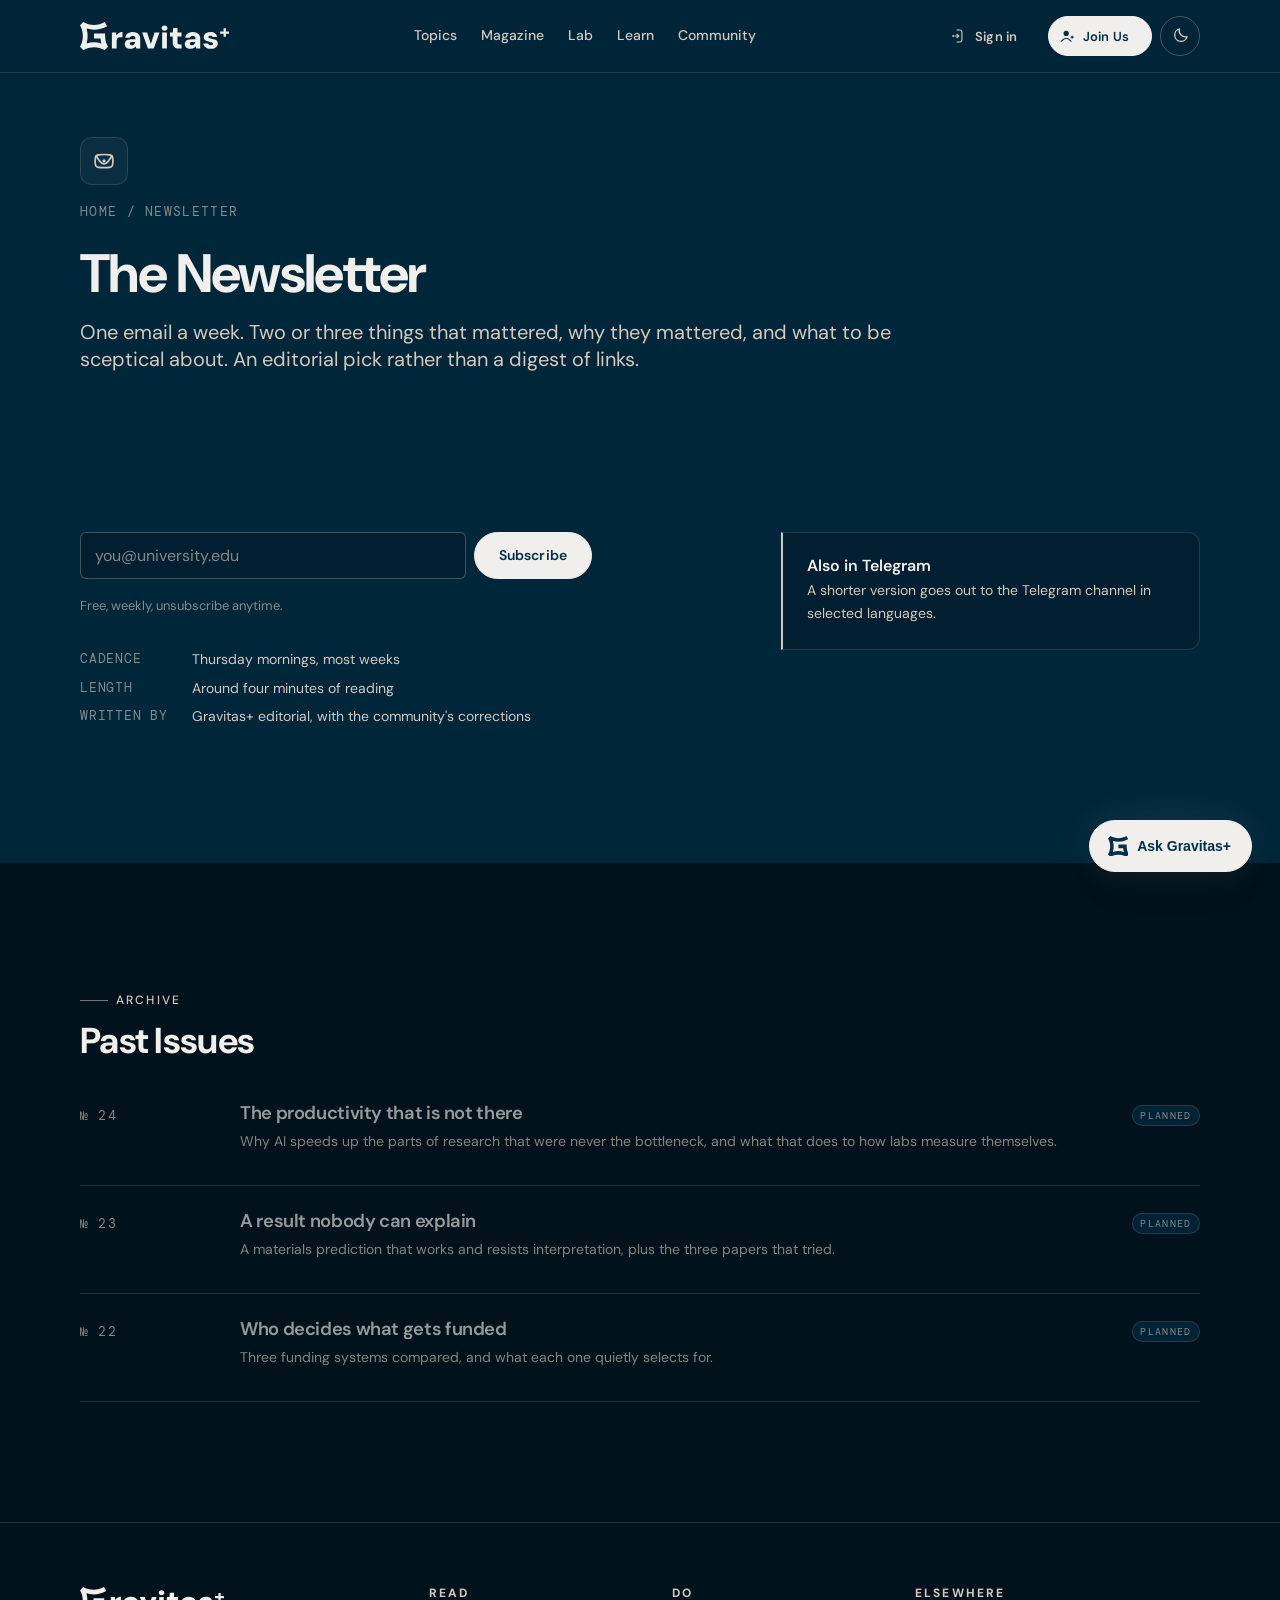
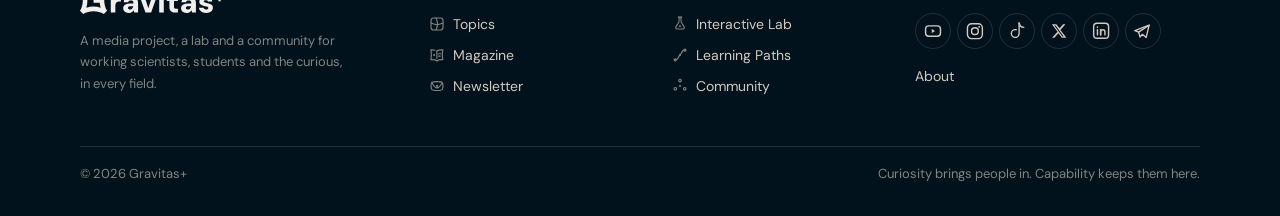
<file: newsletter.html>
<!DOCTYPE html>
<html lang="en">
<head>
<meta charset="utf-8">
<meta name="viewport" content="width=device-width, initial-scale=1">
<script>
/* Theme, resolved before first paint. See assets/site.js for the toggle.
   Dark is the default full stop, not "dark unless your OS says otherwise":
   this is a night sky, and a visitor who has never touched the control should
   see the same site every time rather than one that depends on a setting they
   made for some other app. Only an explicit choice, stored here, overrides it. */
(function(){try{var s=localStorage.getItem('gravitas:theme');
document.documentElement.setAttribute('data-theme',s==='light'?'light':'dark');
}catch(e){document.documentElement.setAttribute('data-theme','dark');}})();
</script>
<title>Newsletter · Gravitas+</title>
<meta name="description" content="A weekly editorial pick of what mattered in science, and what to be sceptical about.">
<link rel="icon" href="assets/favicon.svg" type="image/svg+xml">
<link rel="mask-icon" href="assets/monogram.svg" color="#003049">
<meta name="theme-color" content="#00263a">
<link rel="preconnect" href="https://fonts.googleapis.com">
<link rel="preconnect" href="https://fonts.gstatic.com" crossorigin>
<link href="https://fonts.googleapis.com/css2?family=DM+Sans:ital,opsz,wght@0,9..40,100..1000;1,9..40,100..1000&family=DM+Mono:wght@300;400;500&display=swap" rel="stylesheet">
<link rel="stylesheet" href="assets/gravitas.css">
<link rel="stylesheet" href="assets/site.css">

<link rel="stylesheet" href="assets/chat.css">
</head>
<body class="is-overview">
<a class="g-skip-link" href="#main">Skip to content</a>
<header class="g-header">
  <div class="g-container g-header__inner">
    <a class="g-logo" href="index.html" aria-label="Gravitas+ home"><svg id="Layer_2" data-name="Layer 2" xmlns="http://www.w3.org/2000/svg" viewBox="0 0 630.63 118.24" fill="currentColor">
  <g id="Layer_1-2" data-name="Layer 1">
    <g>
      <path d="M106.06,49.06h-46.96v20.16h27.29c.65,7.22,2.02,14.31,4.03,21.24-20.24-5.97-42.41-5.97-62.6,0,2.94-10.12,4.47-20.68,4.47-31.32s-1.53-21.2-4.47-31.32c10.12,2.98,20.64,4.51,31.28,4.51,19.55,0,38.7-5.16,55.47-14.88L104.45.04c-13.71,7.94-29.39,12.13-45.35,12.13S27.49,7.98,13.79,0L0,13.79c7.94,13.71,12.13,29.39,12.13,45.35S7.94,90.78,0,104.45l13.79,13.79c13.67-7.94,29.35-12.13,45.31-12.13s31.6,4.19,45.35,12.13l13.79-13.79c-7.98-13.67-12.17-29.35-12.17-45.31v-10.08Z"/>
      <path d="M160.51,49.21c-2.41,2.06-4.52,4.52-6.3,7.38l-1.74-12.34h-17.84v67.6h20.12v-30.18c0-3.4.4-6.24,1.21-8.52.8-2.28,2.01-4.09,3.62-5.43,1.61-1.34,3.49-2.3,5.63-2.89,2.15-.58,4.56-.87,7.24-.87h6.84v-21.33c-3.85,0-7.33.58-10.46,1.74-3.13,1.17-5.9,2.78-8.32,4.83Z"/>
      <path d="M239.25,45.72c-4.74-2.05-10.33-3.08-16.77-3.08-5.9,0-11.15,1.03-15.76,3.08-4.61,2.06-8.25,4.87-10.93,8.45-2.68,3.57-4.25,7.78-4.69,12.61h19.31c.54-2.68,1.88-4.67,4.02-5.97,2.15-1.3,4.78-1.94,7.91-1.94,2.95,0,5.28.49,6.98,1.48,1.7.98,2.93,2.48,3.69,4.49.76,2.01,1.14,4.54,1.14,7.58h-16.23c-6.71,0-12.18.9-16.43,2.68-4.25,1.79-7.38,4.27-9.39,7.44-2.01,3.17-3.02,6.73-3.02,10.66s.87,7.16,2.61,10.2c1.74,3.04,4.47,5.48,8.18,7.31,3.71,1.83,8.34,2.75,13.88,2.75,2.68,0,5.09-.27,7.24-.81,2.15-.54,4.11-1.31,5.91-2.35,1.79-1.03,3.35-2.23,4.69-3.62,1.34-1.39,2.5-2.93,3.49-4.63l2.41,9.79h16.77v-41.85c0-5.99-1.32-11.02-3.96-15.09-2.64-4.07-6.33-7.13-11.07-9.19ZM231.54,89.78c-.76,1.66-1.74,3.11-2.95,4.36-1.2,1.25-2.61,2.24-4.22,2.95-1.61.72-3.44,1.07-5.5,1.07-1.61,0-3.06-.27-4.36-.81-1.3-.54-2.33-1.3-3.09-2.28s-1.14-2.23-1.14-3.76c0-1.34.33-2.57,1-3.69.67-1.11,1.77-1.96,3.29-2.55,1.52-.58,3.4-.87,5.63-.87h13.01c-.36,2.06-.92,3.91-1.68,5.57Z"/>
      <polygon points="299.2 92.93 283.38 44.25 262.32 44.25 286.73 111.85 311.41 111.85 335.82 44.25 314.9 44.25 299.2 92.93"/>
      <path d="M365.8,17.69c-2.28-2.05-5.26-3.08-8.92-3.08s-6.48,1.03-8.72,3.08c-2.24,2.06-3.35,4.7-3.35,7.92s1.11,5.72,3.35,7.78c2.24,2.05,5.14,3.08,8.72,3.08s6.64-1.03,8.92-3.08c2.28-2.06,3.42-4.65,3.42-7.78s-1.14-5.86-3.42-7.92Z"/>
      <rect x="346.82" y="44.25" width="20.12" height="67.6"/>
      <path d="M413.55,93.14c-1.21-1.12-1.81-3.02-1.81-5.7v-26.42h17.03v-16.77h-17.03v-19.05h-17.98l-2.15,19.05h-11.67v16.77h11.67v26.16c0,6.17,1.03,11.05,3.09,14.62,2.06,3.57,4.96,6.15,8.72,7.71,3.76,1.56,8.05,2.35,12.88,2.35h12.61v-17.03h-9.12c-2.95,0-5.03-.56-6.24-1.68Z"/>
      <path d="M492.75,45.72c-4.74-2.05-10.33-3.08-16.77-3.08-5.9,0-11.15,1.03-15.76,3.08-4.61,2.06-8.25,4.87-10.93,8.45-2.68,3.57-4.25,7.78-4.69,12.61h19.31c.54-2.68,1.88-4.67,4.02-5.97,2.15-1.3,4.78-1.94,7.91-1.94,2.95,0,5.28.49,6.98,1.48,1.7.98,2.93,2.48,3.69,4.49.76,2.01,1.14,4.54,1.14,7.58h-16.23c-6.71,0-12.18.9-16.43,2.68-4.25,1.79-7.38,4.27-9.39,7.44-2.01,3.17-3.02,6.73-3.02,10.66s.87,7.16,2.61,10.2,4.47,5.48,8.18,7.31c3.71,1.83,8.34,2.75,13.88,2.75,2.68,0,5.09-.27,7.24-.81,2.15-.54,4.11-1.31,5.9-2.35,1.79-1.03,3.35-2.23,4.69-3.62,1.34-1.39,2.5-2.93,3.49-4.63l2.41,9.79h16.77v-41.85c0-5.99-1.32-11.02-3.96-15.09-2.64-4.07-6.33-7.13-11.07-9.19ZM485.04,89.78c-.76,1.66-1.74,3.11-2.95,4.36-1.2,1.25-2.61,2.24-4.22,2.95-1.61.72-3.44,1.07-5.5,1.07-1.61,0-3.06-.27-4.36-.81-1.3-.54-2.33-1.3-3.09-2.28-.76-.98-1.14-2.23-1.14-3.76,0-1.34.33-2.57,1-3.69.67-1.11,1.77-1.96,3.29-2.55,1.52-.58,3.4-.87,5.63-.87h13.01c-.36,2.06-.92,3.91-1.68,5.57Z"/>
      <path d="M569.27,73.96c-3.98-1.39-8.7-2.61-14.15-3.69-2.78-.54-5.15-1.14-7.11-1.81-1.97-.67-3.47-1.45-4.49-2.35-1.03-.89-1.54-1.88-1.54-2.95,0-1.52.76-2.79,2.28-3.82,1.52-1.03,3.71-1.54,6.57-1.54s4.98.49,6.64,1.47c1.65.99,2.75,2.37,3.29,4.16h18.78c-.9-6.35-3.78-11.4-8.65-15.15-4.87-3.76-11.51-5.63-19.92-5.63-5.99,0-11.11.96-15.36,2.88-4.25,1.93-7.46,4.49-9.66,7.71-2.19,3.22-3.28,6.84-3.28,10.87,0,3.49.71,6.33,2.15,8.52,1.43,2.19,3.4,4.02,5.9,5.5,2.5,1.48,5.34,2.66,8.52,3.55,3.17.89,6.37,1.74,9.59,2.55,2.77.54,5.14,1.12,7.11,1.74,1.96.63,3.46,1.37,4.49,2.22,1.03.85,1.54,2.12,1.54,3.82,0,1.07-.33,2.1-1,3.08-.67.98-1.72,1.77-3.15,2.35-1.43.58-3.22.87-5.37.87s-4.16-.36-5.77-1.07c-1.61-.71-2.88-1.68-3.82-2.88-.94-1.21-1.59-2.53-1.94-3.96h-19.98c.35,4.38,1.85,8.29,4.49,11.74,2.64,3.44,6.26,6.19,10.87,8.25,4.6,2.05,10.13,3.09,16.57,3.09,5.9,0,11.06-.98,15.49-2.95,4.42-1.96,7.82-4.63,10.19-7.98,2.37-3.35,3.56-7.22,3.56-11.6,0-4.74-1.14-8.4-3.42-11-2.28-2.59-5.41-4.58-9.39-5.97Z"/>
      <polygon points="630.63 39.65 616.16 39.65 616.16 26.52 606.31 26.52 606.31 39.65 591.77 39.65 591.77 49.43 606.31 49.43 606.31 62.65 616.16 62.65 616.16 49.43 630.63 49.43 630.63 39.65"/>
    </g>
  </g>
</svg></a>
    <nav class="g-nav" aria-label="Primary"><a class="g-nav__link" href="topics.html"><svg class="g-ic g-nav__ic" viewBox="0 0 24 24" aria-hidden="true" fill="none" stroke="currentColor" stroke-linecap="round" stroke-linejoin="round" shape-rendering="geometricPrecision"><g transform="translate(2.282 2.283) scale(1.0407)" stroke-width="1.634"><rect x=".75" y=".75" width="17.2" height="17.2" rx="3.4" ry="3.4"/><path d="M.85,7.95c3.5,1.5,6,2.3,8.5,2.3s5-.8,8.5-2.3"/><path d="M7.95.85c1.5,3.5,2.3,6,2.3,8.5s-.8,5-2.3,8.5"/></g></svg>Topics</a><a class="g-nav__link" href="magazine.html"><svg class="g-ic g-nav__ic" viewBox="0 0 24 24" aria-hidden="true" fill="none" stroke="currentColor" stroke-linecap="round" stroke-linejoin="round" shape-rendering="geometricPrecision"><g transform="translate(1.971 3.385) scale(1.17763)" stroke-width="1.444"><path d="M8.35,2.33c2-1.3,4.5-1.8,7.6-1.5l-.11.58c-.73,3.91-.7,7.93.11,11.82h0c-3.1-.3-5.6.2-7.6,1.5"/><path d="M8.35,2.33v9.24"/><path d="M8.35,14.73c-2-1.3-4.5-1.8-7.6-1.5h0c.81-3.9.84-7.91.11-11.82l-.11-.58c1.98-.19,3.72-.06,5.23.41"/><path d="M10.38,5.74h3.1"/><path d="M10.38,8.74h2.2"/><circle cx="4.85" cy="7.24" r="1.316" fill="currentColor" stroke="none"/></g></svg>Magazine</a><a class="g-nav__link" href="lab.html"><svg class="g-ic g-nav__ic" viewBox="0 0 24 24" aria-hidden="true" fill="none" stroke="currentColor" stroke-linecap="round" stroke-linejoin="round" shape-rendering="geometricPrecision"><g transform="translate(4.844 0.9) scale(0.972826)" stroke-width="1.747"><path d="M4.7.75h5.2"/><path d="M5.9.75c0,8.29.39,6.94-4.03,13.95l-.79,1.25c-.89,1.41.12,3.2,1.8,3.2h9.04c1.68,0,2.69-1.79,1.8-3.2l-.79-1.25c-4.42-7.01-4.03-5.66-4.03-13.95"/><circle cx="7.3" cy="14.8" r="1.593" fill="currentColor" stroke="none"/></g></svg>Lab</a><a class="g-nav__link" href="learn.html"><svg class="g-ic g-nav__ic" viewBox="0 0 24 24" aria-hidden="true" fill="none" stroke="currentColor" stroke-linecap="round" stroke-linejoin="round" shape-rendering="geometricPrecision"><g transform="translate(2.353 2.45) scale(0.962366)" stroke-width="1.766"><path d="M4.45,17.15c3-.8,3.2-5.8,5.6-7.2"/><path d="M10.05,9.95c2.4-1.4,2.6-6.4,5.6-7.2"/><circle cx="2.35" cy="17.55" r="1.6"/><circle cx="17.75" cy="2.35" r="1.6"/><circle cx="10.05" cy="9.95" r="1.611" fill="currentColor" stroke="none"/></g></svg>Learn</a><a class="g-nav__link" href="community.html"><svg class="g-ic g-nav__ic" viewBox="0 0 24 24" aria-hidden="true" fill="none" stroke="currentColor" stroke-linecap="round" stroke-linejoin="round" shape-rendering="geometricPrecision"><g transform="translate(2.252 1.167) scale(1.09681)" stroke-width="1.55"><circle cx="8.91" cy="2.5" r="1.75"/><circle cx="15.32" cy="13.6" r="1.75"/><circle cx="2.5" cy="13.6" r="1.75"/><circle cx="8.91" cy="9.9" r="1.413" fill="currentColor" stroke="none"/></g></svg>Community</a><span class="g-nav__sep" aria-hidden="true"></span><a class="g-nav__link gh-nav-signin" href="account.html#in"><svg class="g-ic g-nav__ic g-ic--signin" viewBox="0 0 24 24" aria-hidden="true" fill="none" stroke="currentColor" stroke-linecap="round" stroke-linejoin="round" shape-rendering="geometricPrecision"><g transform="translate(2.7 2.349) scale(0.967568)" stroke-width="1.757"><path d="M6.55.75h4.75c1.6,0,2.9,1.3,2.9,2.9v12.7c0,1.6-1.3,2.9-2.9,2.9h-4.75"/><path d="M3.55,10h5.4"/><path d="M6.55,7.3l2.7,2.7-2.7,2.7"/><circle cx="0.77" cy="10" r="1.602" fill="currentColor" stroke="none"/></g></svg>Sign in</a><a class="g-btn g-btn--primary g-btn--sm g-btn--lead gh-nav-join" href="community.html#join"><svg class="g-btn__icon" viewBox="0 0 24 24" aria-hidden="true" fill="none" stroke="currentColor" stroke-linecap="round" stroke-linejoin="round" shape-rendering="geometricPrecision"><g transform="translate(2.662 4.159) scale(1.11875)" stroke-width="1.52"><path d="M13.75,8.5h3M15.25,7v3"/><path d="M13.75,14c-2.41-2.67-4.53-4-6.5-4s-4.09,1.33-6.5,4"/><circle cx="7.25" cy="3.5" r="3.5" fill="currentColor" stroke="none"/></g></svg><span>Join Us</span></a></nav>
    <div class="gh-actions">
      <a class="g-btn g-btn--ghost g-btn--sm g-btn--lead gh-signin" href="account.html#in"><svg class="g-btn__icon" viewBox="0 0 24 24" aria-hidden="true" fill="none" stroke="currentColor" stroke-linecap="round" stroke-linejoin="round" shape-rendering="geometricPrecision"><g transform="translate(2.7 2.349) scale(0.967568)" stroke-width="1.757"><path d="M6.55.75h4.75c1.6,0,2.9,1.3,2.9,2.9v12.7c0,1.6-1.3,2.9-2.9,2.9h-4.75"/><path d="M3.55,10h5.4"/><path d="M6.55,7.3l2.7,2.7-2.7,2.7"/><circle cx="0.77" cy="10" r="1.602" fill="currentColor" stroke="none"/></g></svg><span>Sign in</span></a>
      <!-- The header CTA is the site's single loudest control, and it used to
           point at a mailing list. The community is the thing this project is
           actually for, so it gets the slot. -->
      <a class="g-btn g-btn--primary g-btn--sm g-btn--lead lp-header__cta" href="community.html#join" aria-label="Join the Gravitas+ community">
        <svg class="g-btn__icon" viewBox="0 0 24 24" aria-hidden="true" fill="none" stroke="currentColor" stroke-linecap="round" stroke-linejoin="round" shape-rendering="geometricPrecision"><g transform="translate(2.662 4.159) scale(1.11875)" stroke-width="1.52"><path d="M13.75,8.5h3M15.25,7v3"/><path d="M13.75,14c-2.41-2.67-4.53-4-6.5-4s-4.09,1.33-6.5,4"/><circle cx="7.25" cy="3.5" r="3.5" fill="currentColor" stroke="none"/></g></svg>
        <span>Join Us</span>
      </a>
      <button class="theme-toggle" type="button" aria-pressed="false" aria-label="Switch colour theme" title="Switch colour theme">
        <svg class="ic-moon" viewBox="0 0 24 24" shape-rendering="geometricPrecision" fill="none" stroke="currentColor" stroke-width="1.8" stroke-linecap="round" stroke-linejoin="round" aria-hidden="true"><!-- The crescent sits centred by bounding box but not by mass: its area centroid measures (9.97, 14.03) against a 12,12 viewBox centre, which is why it read as low and left inside a circular button. Shifted part of the way back: correcting the full 2.03 would push the upper tip out of the box, so this splits the difference between the two centres, which is what optical centring is. --><g transform="translate(1.476 -1.425)"><path d="M20 14.2A8.2 8.2 0 0 1 9.8 4a8.4 8.4 0 1 0 10.2 10.2z"/></g></svg>
        <svg class="ic-sun" viewBox="0 0 24 24" shape-rendering="geometricPrecision" fill="none" stroke="currentColor" stroke-width="1.8" stroke-linecap="round" aria-hidden="true"><circle cx="12" cy="12" r="4.1"/><path d="M12 2.6v2.2M12 19.2v2.2M2.6 12h2.2M19.2 12h2.2M5.4 5.4l1.6 1.6M17 17l1.6 1.6M18.6 5.4 17 7M7 17l-1.6 1.6"/></svg>
      </button>
      <button class="lp-menu-btn" aria-label="Menu" aria-expanded="false">
        <svg width="20" height="20" viewBox="0 0 24 24" fill="none" stroke="currentColor" stroke-width="2"><path d="M4 7h16M4 12h16M4 17h16"/></svg>
      </button>
    </div>
  </div>
</header>
<main id="main">
<section class="page-head"><div class="g-container">
      <span class="g-ic-plate page-head__ic" aria-hidden="true"><svg class="g-ic g-ic--lg" viewBox="0 0 24 24" aria-hidden="true" fill="none" stroke="currentColor" stroke-linecap="round" stroke-linejoin="round" shape-rendering="geometricPrecision"><g transform="translate(2.332 4.76) scale(0.994444)" stroke-width="1.709"><path d="M1.98,2.26c2.88,5.22,5.41,7.83,7.77,7.83s4.89-2.61,7.77-7.83"/><path d="M18.39,3.84c.47,2.28.48,4.67,0,7.03-.29,1.44-1.47,2.53-2.92,2.73-3.8.51-7.66.51-11.46,0-1.45-.19-2.62-1.27-2.91-2.7-.47-2.28-.48-4.67,0-7.03.29-1.44,1.47-2.53,2.92-2.73,3.8-.51,7.66-.51,11.46,0,1.45.19,2.62,1.27,2.91,2.7Z"/><circle cx="9.75" cy="7.11" r="1.559" fill="currentColor" stroke="none"/></g></svg></span>
      <p class="crumb"><a href="index.html">Home</a> / Newsletter</p><h1>The Newsletter</h1><p class="g-lead">One email a week. Two or three things that mattered, why they mattered, and what to be sceptical about. An editorial pick rather than a digest of links.</p>
    </div></section>
<section class="g-section"><div class="g-container"><div class="split">
    <div class="rv">
      <form class="g-inline-form" data-demo-form style="max-width:32rem">
        <input class="g-input" type="email" placeholder="you@university.edu" aria-label="Email address">
        <button class="g-btn g-btn--primary" type="submit">Subscribe</button>
      </form>
      <p class="g-subtle g-mt-sm" style="font-size:var(--g-fs-caption)" data-form-note>
        Free, weekly, unsubscribe anytime.</p>
      <dl class="kv g-mt-lg">
        <dt>Cadence</dt><dd>Thursday mornings, most weeks</dd>
        <dt>Length</dt><dd>Around four minutes of reading</dd>
        <dt>Written by</dt><dd>Gravitas+ editorial, with the community's corrections</dd>
      </dl>
    </div>
    <aside class="aside"><div class="callout"><h4>Also in Telegram</h4>
      <p>A shorter version goes out to the Telegram channel in selected languages.</p></div></aside>
  </div></div></section>
<section class="g-section g-section--deep"><div class="g-container"><div class="lp-head rv"><div class="g-section-head" style="margin-bottom:0">
      <p class="g-eyebrow">Archive</p><h2>Past Issues</h2></div></div><div class="rv"><a class="is-soon entry"  aria-disabled="true"><span class="soon-chip">Planned</span><span class="entry__type">№ 24</span>
      <div><h3>The productivity that is not there</h3><p>Why AI speeds up the parts of research that were never the bottleneck, and what that does to how labs measure themselves.</p></div></a><a class="is-soon entry"  aria-disabled="true"><span class="soon-chip">Planned</span><span class="entry__type">№ 23</span>
      <div><h3>A result nobody can explain</h3><p>A materials prediction that works and resists interpretation, plus the three papers that tried.</p></div></a><a class="is-soon entry"  aria-disabled="true"><span class="soon-chip">Planned</span><span class="entry__type">№ 22</span>
      <div><h3>Who decides what gets funded</h3><p>Three funding systems compared, and what each one quietly selects for.</p></div></a></div></div></section>

</main>
<footer class="g-footer">
  <div class="g-container">
    <div class="g-footer__grid">
      <div>
        <div style="width:9rem"><svg id="Layer_2" data-name="Layer 2" xmlns="http://www.w3.org/2000/svg" viewBox="0 0 630.63 118.24" fill="currentColor">
  <g id="Layer_1-2" data-name="Layer 1">
    <g>
      <path d="M106.06,49.06h-46.96v20.16h27.29c.65,7.22,2.02,14.31,4.03,21.24-20.24-5.97-42.41-5.97-62.6,0,2.94-10.12,4.47-20.68,4.47-31.32s-1.53-21.2-4.47-31.32c10.12,2.98,20.64,4.51,31.28,4.51,19.55,0,38.7-5.16,55.47-14.88L104.45.04c-13.71,7.94-29.39,12.13-45.35,12.13S27.49,7.98,13.79,0L0,13.79c7.94,13.71,12.13,29.39,12.13,45.35S7.94,90.78,0,104.45l13.79,13.79c13.67-7.94,29.35-12.13,45.31-12.13s31.6,4.19,45.35,12.13l13.79-13.79c-7.98-13.67-12.17-29.35-12.17-45.31v-10.08Z"/>
      <path d="M160.51,49.21c-2.41,2.06-4.52,4.52-6.3,7.38l-1.74-12.34h-17.84v67.6h20.12v-30.18c0-3.4.4-6.24,1.21-8.52.8-2.28,2.01-4.09,3.62-5.43,1.61-1.34,3.49-2.3,5.63-2.89,2.15-.58,4.56-.87,7.24-.87h6.84v-21.33c-3.85,0-7.33.58-10.46,1.74-3.13,1.17-5.9,2.78-8.32,4.83Z"/>
      <path d="M239.25,45.72c-4.74-2.05-10.33-3.08-16.77-3.08-5.9,0-11.15,1.03-15.76,3.08-4.61,2.06-8.25,4.87-10.93,8.45-2.68,3.57-4.25,7.78-4.69,12.61h19.31c.54-2.68,1.88-4.67,4.02-5.97,2.15-1.3,4.78-1.94,7.91-1.94,2.95,0,5.28.49,6.98,1.48,1.7.98,2.93,2.48,3.69,4.49.76,2.01,1.14,4.54,1.14,7.58h-16.23c-6.71,0-12.18.9-16.43,2.68-4.25,1.79-7.38,4.27-9.39,7.44-2.01,3.17-3.02,6.73-3.02,10.66s.87,7.16,2.61,10.2c1.74,3.04,4.47,5.48,8.18,7.31,3.71,1.83,8.34,2.75,13.88,2.75,2.68,0,5.09-.27,7.24-.81,2.15-.54,4.11-1.31,5.91-2.35,1.79-1.03,3.35-2.23,4.69-3.62,1.34-1.39,2.5-2.93,3.49-4.63l2.41,9.79h16.77v-41.85c0-5.99-1.32-11.02-3.96-15.09-2.64-4.07-6.33-7.13-11.07-9.19ZM231.54,89.78c-.76,1.66-1.74,3.11-2.95,4.36-1.2,1.25-2.61,2.24-4.22,2.95-1.61.72-3.44,1.07-5.5,1.07-1.61,0-3.06-.27-4.36-.81-1.3-.54-2.33-1.3-3.09-2.28s-1.14-2.23-1.14-3.76c0-1.34.33-2.57,1-3.69.67-1.11,1.77-1.96,3.29-2.55,1.52-.58,3.4-.87,5.63-.87h13.01c-.36,2.06-.92,3.91-1.68,5.57Z"/>
      <polygon points="299.2 92.93 283.38 44.25 262.32 44.25 286.73 111.85 311.41 111.85 335.82 44.25 314.9 44.25 299.2 92.93"/>
      <path d="M365.8,17.69c-2.28-2.05-5.26-3.08-8.92-3.08s-6.48,1.03-8.72,3.08c-2.24,2.06-3.35,4.7-3.35,7.92s1.11,5.72,3.35,7.78c2.24,2.05,5.14,3.08,8.72,3.08s6.64-1.03,8.92-3.08c2.28-2.06,3.42-4.65,3.42-7.78s-1.14-5.86-3.42-7.92Z"/>
      <rect x="346.82" y="44.25" width="20.12" height="67.6"/>
      <path d="M413.55,93.14c-1.21-1.12-1.81-3.02-1.81-5.7v-26.42h17.03v-16.77h-17.03v-19.05h-17.98l-2.15,19.05h-11.67v16.77h11.67v26.16c0,6.17,1.03,11.05,3.09,14.62,2.06,3.57,4.96,6.15,8.72,7.71,3.76,1.56,8.05,2.35,12.88,2.35h12.61v-17.03h-9.12c-2.95,0-5.03-.56-6.24-1.68Z"/>
      <path d="M492.75,45.72c-4.74-2.05-10.33-3.08-16.77-3.08-5.9,0-11.15,1.03-15.76,3.08-4.61,2.06-8.25,4.87-10.93,8.45-2.68,3.57-4.25,7.78-4.69,12.61h19.31c.54-2.68,1.88-4.67,4.02-5.97,2.15-1.3,4.78-1.94,7.91-1.94,2.95,0,5.28.49,6.98,1.48,1.7.98,2.93,2.48,3.69,4.49.76,2.01,1.14,4.54,1.14,7.58h-16.23c-6.71,0-12.18.9-16.43,2.68-4.25,1.79-7.38,4.27-9.39,7.44-2.01,3.17-3.02,6.73-3.02,10.66s.87,7.16,2.61,10.2,4.47,5.48,8.18,7.31c3.71,1.83,8.34,2.75,13.88,2.75,2.68,0,5.09-.27,7.24-.81,2.15-.54,4.11-1.31,5.9-2.35,1.79-1.03,3.35-2.23,4.69-3.62,1.34-1.39,2.5-2.93,3.49-4.63l2.41,9.79h16.77v-41.85c0-5.99-1.32-11.02-3.96-15.09-2.64-4.07-6.33-7.13-11.07-9.19ZM485.04,89.78c-.76,1.66-1.74,3.11-2.95,4.36-1.2,1.25-2.61,2.24-4.22,2.95-1.61.72-3.44,1.07-5.5,1.07-1.61,0-3.06-.27-4.36-.81-1.3-.54-2.33-1.3-3.09-2.28-.76-.98-1.14-2.23-1.14-3.76,0-1.34.33-2.57,1-3.69.67-1.11,1.77-1.96,3.29-2.55,1.52-.58,3.4-.87,5.63-.87h13.01c-.36,2.06-.92,3.91-1.68,5.57Z"/>
      <path d="M569.27,73.96c-3.98-1.39-8.7-2.61-14.15-3.69-2.78-.54-5.15-1.14-7.11-1.81-1.97-.67-3.47-1.45-4.49-2.35-1.03-.89-1.54-1.88-1.54-2.95,0-1.52.76-2.79,2.28-3.82,1.52-1.03,3.71-1.54,6.57-1.54s4.98.49,6.64,1.47c1.65.99,2.75,2.37,3.29,4.16h18.78c-.9-6.35-3.78-11.4-8.65-15.15-4.87-3.76-11.51-5.63-19.92-5.63-5.99,0-11.11.96-15.36,2.88-4.25,1.93-7.46,4.49-9.66,7.71-2.19,3.22-3.28,6.84-3.28,10.87,0,3.49.71,6.33,2.15,8.52,1.43,2.19,3.4,4.02,5.9,5.5,2.5,1.48,5.34,2.66,8.52,3.55,3.17.89,6.37,1.74,9.59,2.55,2.77.54,5.14,1.12,7.11,1.74,1.96.63,3.46,1.37,4.49,2.22,1.03.85,1.54,2.12,1.54,3.82,0,1.07-.33,2.1-1,3.08-.67.98-1.72,1.77-3.15,2.35-1.43.58-3.22.87-5.37.87s-4.16-.36-5.77-1.07c-1.61-.71-2.88-1.68-3.82-2.88-.94-1.21-1.59-2.53-1.94-3.96h-19.98c.35,4.38,1.85,8.29,4.49,11.74,2.64,3.44,6.26,6.19,10.87,8.25,4.6,2.05,10.13,3.09,16.57,3.09,5.9,0,11.06-.98,15.49-2.95,4.42-1.96,7.82-4.63,10.19-7.98,2.37-3.35,3.56-7.22,3.56-11.6,0-4.74-1.14-8.4-3.42-11-2.28-2.59-5.41-4.58-9.39-5.97Z"/>
      <polygon points="630.63 39.65 616.16 39.65 616.16 26.52 606.31 26.52 606.31 39.65 591.77 39.65 591.77 49.43 606.31 49.43 606.31 62.65 616.16 62.65 616.16 49.43 630.63 49.43 630.63 39.65"/>
    </g>
  </g>
</svg></div>
        <p class="g-mt-sm g-subtle" style="font-size:var(--g-fs-caption);max-width:30ch">
          A media project, a lab and a community for working scientists, students and
          the curious, in every field.</p>
      </div>
      <div><h5 class="g-footer__heading">Read</h5>
        <div class="g-stack g-stack--xs g-stack--ic"><a href="topics.html"><svg class="g-ic g-ic--sm" viewBox="0 0 24 24" aria-hidden="true" fill="none" stroke="currentColor" stroke-linecap="round" stroke-linejoin="round" shape-rendering="geometricPrecision"><g transform="translate(2.282 2.283) scale(1.0407)" stroke-width="1.634"><rect x=".75" y=".75" width="17.2" height="17.2" rx="3.4" ry="3.4"/><path d="M.85,7.95c3.5,1.5,6,2.3,8.5,2.3s5-.8,8.5-2.3"/><path d="M7.95.85c1.5,3.5,2.3,6,2.3,8.5s-.8,5-2.3,8.5"/></g></svg><span>Topics</span></a><a href="magazine.html"><svg class="g-ic g-ic--sm" viewBox="0 0 24 24" aria-hidden="true" fill="none" stroke="currentColor" stroke-linecap="round" stroke-linejoin="round" shape-rendering="geometricPrecision"><g transform="translate(1.971 3.385) scale(1.17763)" stroke-width="1.444"><path d="M8.35,2.33c2-1.3,4.5-1.8,7.6-1.5l-.11.58c-.73,3.91-.7,7.93.11,11.82h0c-3.1-.3-5.6.2-7.6,1.5"/><path d="M8.35,2.33v9.24"/><path d="M8.35,14.73c-2-1.3-4.5-1.8-7.6-1.5h0c.81-3.9.84-7.91.11-11.82l-.11-.58c1.98-.19,3.72-.06,5.23.41"/><path d="M10.38,5.74h3.1"/><path d="M10.38,8.74h2.2"/><circle cx="4.85" cy="7.24" r="1.316" fill="currentColor" stroke="none"/></g></svg><span>Magazine</span></a><a href="newsletter.html"><svg class="g-ic g-ic--sm" viewBox="0 0 24 24" aria-hidden="true" fill="none" stroke="currentColor" stroke-linecap="round" stroke-linejoin="round" shape-rendering="geometricPrecision"><g transform="translate(2.332 4.76) scale(0.994444)" stroke-width="1.709"><path d="M1.98,2.26c2.88,5.22,5.41,7.83,7.77,7.83s4.89-2.61,7.77-7.83"/><path d="M18.39,3.84c.47,2.28.48,4.67,0,7.03-.29,1.44-1.47,2.53-2.92,2.73-3.8.51-7.66.51-11.46,0-1.45-.19-2.62-1.27-2.91-2.7-.47-2.28-.48-4.67,0-7.03.29-1.44,1.47-2.53,2.92-2.73,3.8-.51,7.66-.51,11.46,0,1.45.19,2.62,1.27,2.91,2.7Z"/><circle cx="9.75" cy="7.11" r="1.559" fill="currentColor" stroke="none"/></g></svg><span>Newsletter</span></a></div></div>
      <div><h5 class="g-footer__heading">Do</h5>
        <div class="g-stack g-stack--xs g-stack--ic"><a href="lab.html"><svg class="g-ic g-ic--sm" viewBox="0 0 24 24" aria-hidden="true" fill="none" stroke="currentColor" stroke-linecap="round" stroke-linejoin="round" shape-rendering="geometricPrecision"><g transform="translate(4.844 0.9) scale(0.972826)" stroke-width="1.747"><path d="M4.7.75h5.2"/><path d="M5.9.75c0,8.29.39,6.94-4.03,13.95l-.79,1.25c-.89,1.41.12,3.2,1.8,3.2h9.04c1.68,0,2.69-1.79,1.8-3.2l-.79-1.25c-4.42-7.01-4.03-5.66-4.03-13.95"/><circle cx="7.3" cy="14.8" r="1.593" fill="currentColor" stroke="none"/></g></svg><span>Interactive Lab</span></a><a href="learn.html"><svg class="g-ic g-ic--sm" viewBox="0 0 24 24" aria-hidden="true" fill="none" stroke="currentColor" stroke-linecap="round" stroke-linejoin="round" shape-rendering="geometricPrecision"><g transform="translate(2.353 2.45) scale(0.962366)" stroke-width="1.766"><path d="M4.45,17.15c3-.8,3.2-5.8,5.6-7.2"/><path d="M10.05,9.95c2.4-1.4,2.6-6.4,5.6-7.2"/><circle cx="2.35" cy="17.55" r="1.6"/><circle cx="17.75" cy="2.35" r="1.6"/><circle cx="10.05" cy="9.95" r="1.611" fill="currentColor" stroke="none"/></g></svg><span>Learning Paths</span></a><a href="community.html"><svg class="g-ic g-ic--sm" viewBox="0 0 24 24" aria-hidden="true" fill="none" stroke="currentColor" stroke-linecap="round" stroke-linejoin="round" shape-rendering="geometricPrecision"><g transform="translate(2.252 1.167) scale(1.09681)" stroke-width="1.55"><circle cx="8.91" cy="2.5" r="1.75"/><circle cx="15.32" cy="13.6" r="1.75"/><circle cx="2.5" cy="13.6" r="1.75"/><circle cx="8.91" cy="9.9" r="1.413" fill="currentColor" stroke="none"/></g></svg><span>Community</span></a></div></div>
      <div><h5 class="g-footer__heading">Elsewhere</h5><ul class="lp-social"><li><a class="lp-social__link" href="#" aria-label="YouTube"><svg viewBox="0 0 24 24" shape-rendering="geometricPrecision" fill="none" stroke="currentColor" stroke-width="1.7"><g transform="translate(1.083 1.066) scale(0.9133)" stroke-width="1.861"><rect x="2.2" y="5.2" width="19.6" height="13.6" rx="4.2"/><path d="M10.3 9.4v5.2l4.5-2.6z" fill="currentColor" stroke="none"/></g></svg></a></li><li><a class="lp-social__link" href="#" aria-label="Instagram"><svg viewBox="0 0 24 24" shape-rendering="geometricPrecision" fill="none" stroke="currentColor" stroke-width="1.7"><g transform="translate(-0.043 0.227) scale(0.9944)" stroke-width="1.709"><rect x="3" y="3" width="18" height="18" rx="5"/><circle cx="12" cy="12" r="4.1"/><circle cx="17.1" cy="6.9" r="1.15" fill="currentColor" stroke="none"/></g></svg></a></li><li><a class="lp-social__link" href="#" aria-label="TikTok"><svg viewBox="0 0 24 24" shape-rendering="geometricPrecision" fill="none" stroke="currentColor" stroke-width="1.7" stroke-linecap="round" stroke-linejoin="round"><g transform="translate(-5.639 -2.009) scale(1.2928)" stroke-width="1.282"><path d="M15.6 3.3v9.9a3.6 3.6 0 1 1-3.6-3.6c.3 0 .6 0 .9.1"/><path d="M15.6 3.3c.3 2.3 2 4 4.3 4.2"/></g></svg></a></li><li><a class="lp-social__link" href="#" aria-label="X"><svg viewBox="0 0 24 24" shape-rendering="geometricPrecision" fill="currentColor"><g transform="translate(1.054 1.119) scale(0.9062)"><path d="M17.6 3h3l-6.6 7.6L21.8 21h-5.9l-4.6-6-5.3 6H3l7.1-8.1L2.6 3h6l4.2 5.5L17.6 3zm-1 16.2h1.6L7.5 4.7H5.8l10.8 14.5z"/></g></svg></a></li><li><a class="lp-social__link" href="#" aria-label="LinkedIn"><svg viewBox="0 0 24 24" shape-rendering="geometricPrecision" fill="none" stroke="currentColor" stroke-width="1.7" stroke-linecap="round"><g transform="translate(0.207 -0.239) scale(0.9944)" stroke-width="1.709"><rect x="3" y="3" width="18" height="18" rx="4"/><path d="M7.6 10.6V17"/><circle cx="7.6" cy="7.5" r="1.05" fill="currentColor" stroke="none"/><path d="M11.4 17v-3.6a2.6 2.6 0 0 1 5.2 0V17"/><path d="M11.4 17v-6.4"/></g></svg></a></li><li><a class="lp-social__link" href="#" aria-label="Telegram"><svg viewBox="0 0 24 24" shape-rendering="geometricPrecision" fill="none" stroke="currentColor" stroke-width="1.7" stroke-linejoin="round" stroke-linecap="round"><g transform="translate(-0.334 1.128) scale(0.9290)" stroke-width="1.748"><path d="M21.2 4.2 L2.8 11.2 L7.6 13.2 L9.5 19.4 L12.4 16 L17.4 20 Z"/><path d="M7.6 13.2 L21.2 4.2"/></g></svg></a></li></ul>
        <div class="g-stack g-stack--xs" style="margin-top:var(--g-space-sm)"><a href="about.html">About</a></div></div>
    </div>
    <div class="g-footer__legal">
      <span>&copy; 2026 Gravitas+</span>
      <span>Curiosity brings people in. Capability keeps them here.</span>
    </div>
  </div>
</footer>
<script src="assets/site.js"></script>
<script src="assets/chat.js" defer></script>
</body>
</html>
</file>
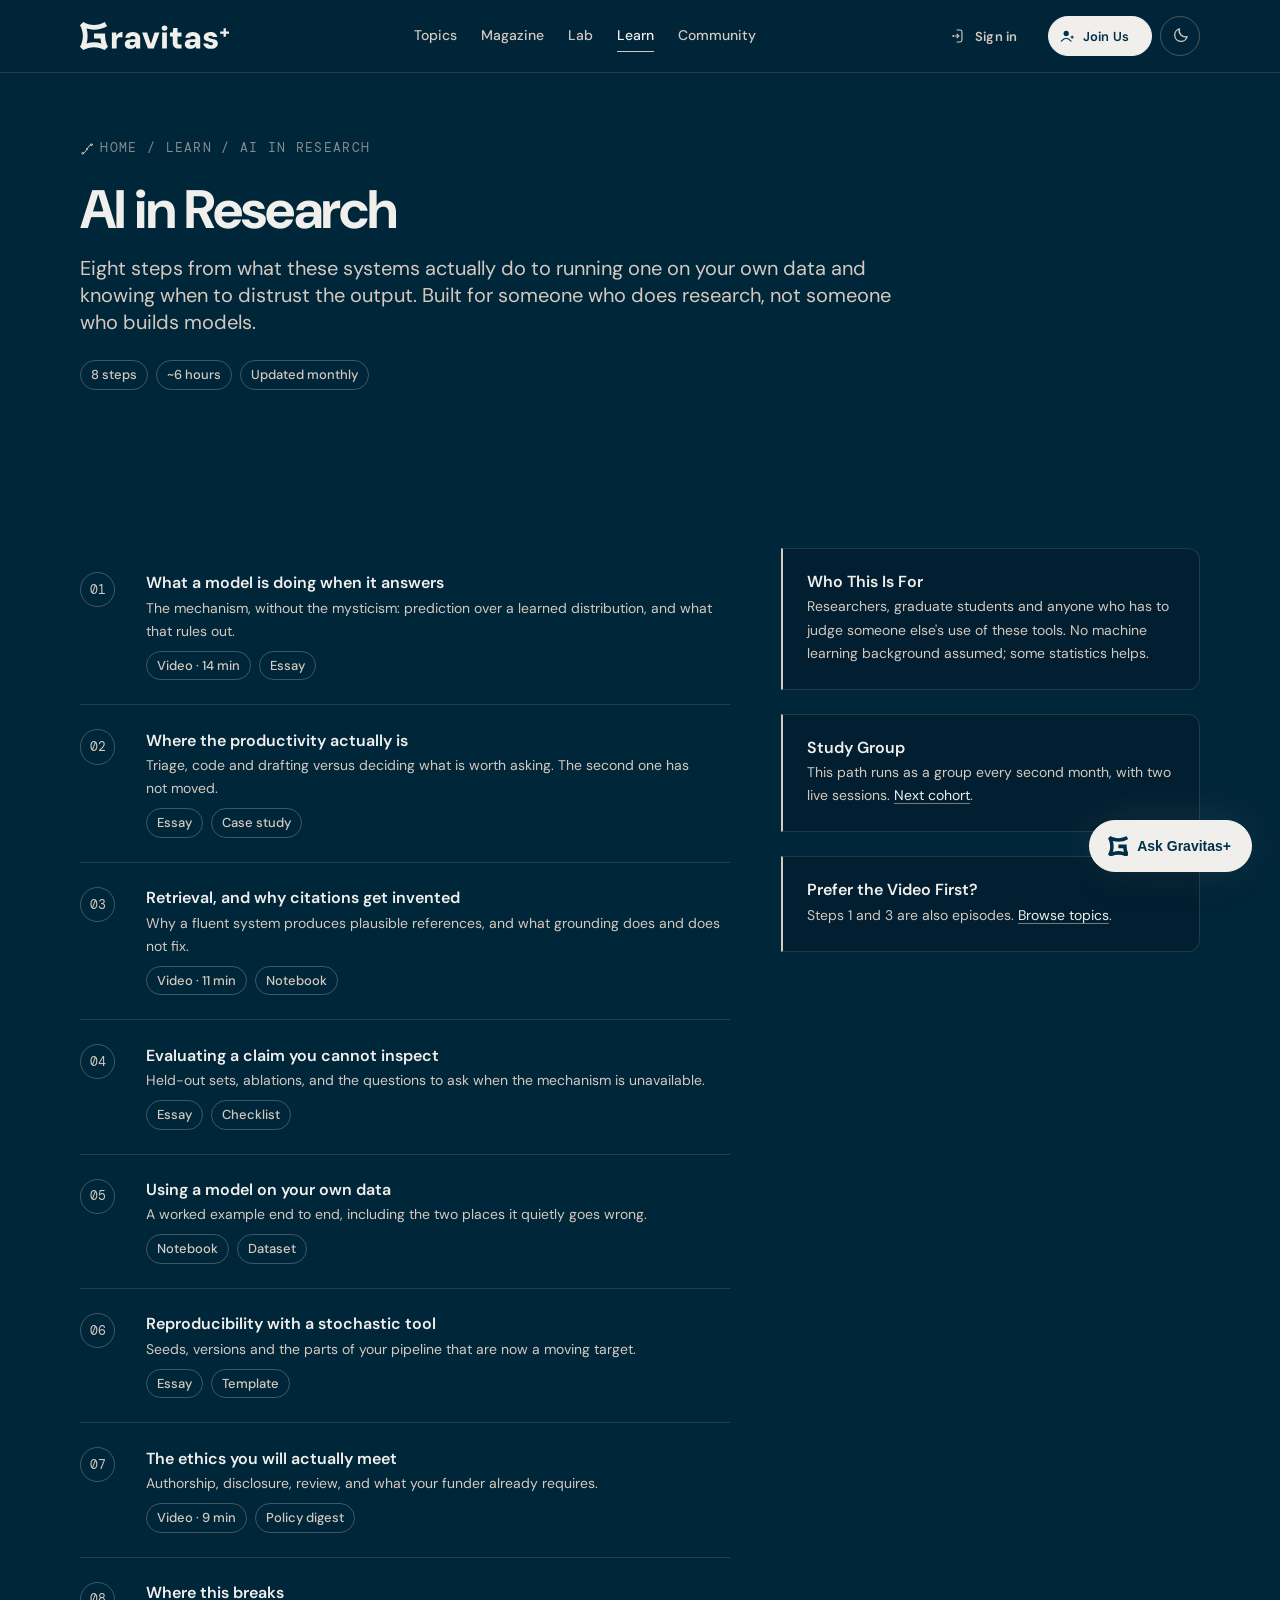
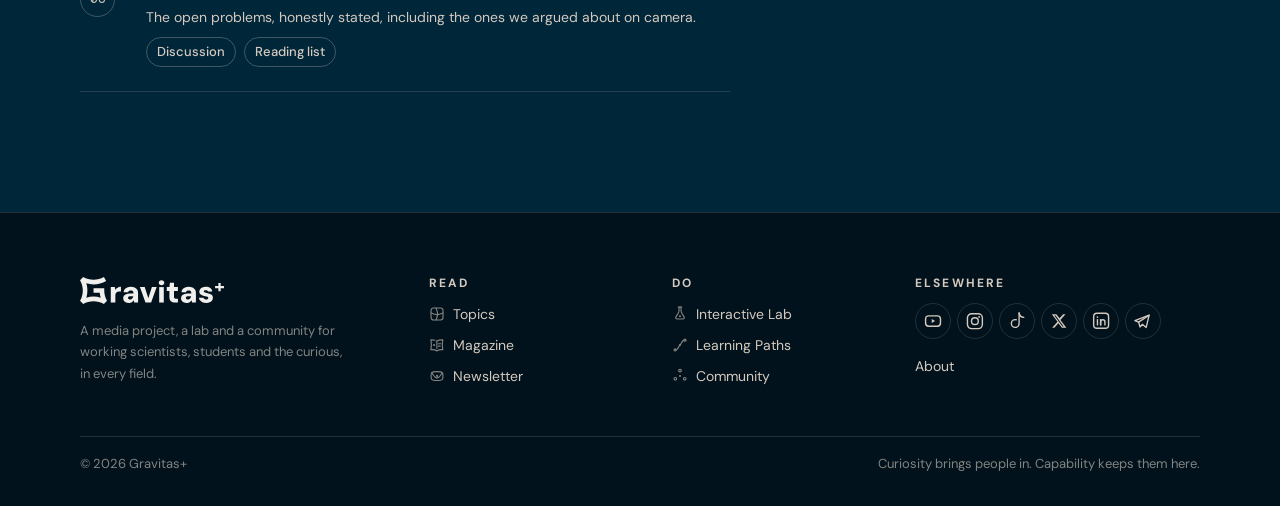
<file: path-ai-in-research.html>
<!DOCTYPE html>
<html lang="en">
<head>
<meta charset="utf-8">
<meta name="viewport" content="width=device-width, initial-scale=1">
<script>
/* Theme, resolved before first paint. See assets/site.js for the toggle.
   Dark is the default full stop, not "dark unless your OS says otherwise":
   this is a night sky, and a visitor who has never touched the control should
   see the same site every time rather than one that depends on a setting they
   made for some other app. Only an explicit choice, stored here, overrides it. */
(function(){try{var s=localStorage.getItem('gravitas:theme');
document.documentElement.setAttribute('data-theme',s==='light'?'light':'dark');
}catch(e){document.documentElement.setAttribute('data-theme','dark');}})();
</script>
<title>AI in Research, a learning path · Gravitas+</title>
<meta name="description" content="An eight-step path through using AI in scientific research responsibly.">
<link rel="icon" href="assets/favicon.svg" type="image/svg+xml">
<link rel="mask-icon" href="assets/monogram.svg" color="#003049">
<meta name="theme-color" content="#00263a">
<link rel="preconnect" href="https://fonts.googleapis.com">
<link rel="preconnect" href="https://fonts.gstatic.com" crossorigin>
<link href="https://fonts.googleapis.com/css2?family=DM+Sans:ital,opsz,wght@0,9..40,100..1000;1,9..40,100..1000&family=DM+Mono:wght@300;400;500&display=swap" rel="stylesheet">
<link rel="stylesheet" href="assets/gravitas.css">
<link rel="stylesheet" href="assets/site.css">

<link rel="stylesheet" href="assets/chat.css">
</head>
<body class="is-overview">
<a class="g-skip-link" href="#main">Skip to content</a>
<header class="g-header">
  <div class="g-container g-header__inner">
    <a class="g-logo" href="index.html" aria-label="Gravitas+ home"><svg id="Layer_2" data-name="Layer 2" xmlns="http://www.w3.org/2000/svg" viewBox="0 0 630.63 118.24" fill="currentColor">
  <g id="Layer_1-2" data-name="Layer 1">
    <g>
      <path d="M106.06,49.06h-46.96v20.16h27.29c.65,7.22,2.02,14.31,4.03,21.24-20.24-5.97-42.41-5.97-62.6,0,2.94-10.12,4.47-20.68,4.47-31.32s-1.53-21.2-4.47-31.32c10.12,2.98,20.64,4.51,31.28,4.51,19.55,0,38.7-5.16,55.47-14.88L104.45.04c-13.71,7.94-29.39,12.13-45.35,12.13S27.49,7.98,13.79,0L0,13.79c7.94,13.71,12.13,29.39,12.13,45.35S7.94,90.78,0,104.45l13.79,13.79c13.67-7.94,29.35-12.13,45.31-12.13s31.6,4.19,45.35,12.13l13.79-13.79c-7.98-13.67-12.17-29.35-12.17-45.31v-10.08Z"/>
      <path d="M160.51,49.21c-2.41,2.06-4.52,4.52-6.3,7.38l-1.74-12.34h-17.84v67.6h20.12v-30.18c0-3.4.4-6.24,1.21-8.52.8-2.28,2.01-4.09,3.62-5.43,1.61-1.34,3.49-2.3,5.63-2.89,2.15-.58,4.56-.87,7.24-.87h6.84v-21.33c-3.85,0-7.33.58-10.46,1.74-3.13,1.17-5.9,2.78-8.32,4.83Z"/>
      <path d="M239.25,45.72c-4.74-2.05-10.33-3.08-16.77-3.08-5.9,0-11.15,1.03-15.76,3.08-4.61,2.06-8.25,4.87-10.93,8.45-2.68,3.57-4.25,7.78-4.69,12.61h19.31c.54-2.68,1.88-4.67,4.02-5.97,2.15-1.3,4.78-1.94,7.91-1.94,2.95,0,5.28.49,6.98,1.48,1.7.98,2.93,2.48,3.69,4.49.76,2.01,1.14,4.54,1.14,7.58h-16.23c-6.71,0-12.18.9-16.43,2.68-4.25,1.79-7.38,4.27-9.39,7.44-2.01,3.17-3.02,6.73-3.02,10.66s.87,7.16,2.61,10.2c1.74,3.04,4.47,5.48,8.18,7.31,3.71,1.83,8.34,2.75,13.88,2.75,2.68,0,5.09-.27,7.24-.81,2.15-.54,4.11-1.31,5.91-2.35,1.79-1.03,3.35-2.23,4.69-3.62,1.34-1.39,2.5-2.93,3.49-4.63l2.41,9.79h16.77v-41.85c0-5.99-1.32-11.02-3.96-15.09-2.64-4.07-6.33-7.13-11.07-9.19ZM231.54,89.78c-.76,1.66-1.74,3.11-2.95,4.36-1.2,1.25-2.61,2.24-4.22,2.95-1.61.72-3.44,1.07-5.5,1.07-1.61,0-3.06-.27-4.36-.81-1.3-.54-2.33-1.3-3.09-2.28s-1.14-2.23-1.14-3.76c0-1.34.33-2.57,1-3.69.67-1.11,1.77-1.96,3.29-2.55,1.52-.58,3.4-.87,5.63-.87h13.01c-.36,2.06-.92,3.91-1.68,5.57Z"/>
      <polygon points="299.2 92.93 283.38 44.25 262.32 44.25 286.73 111.85 311.41 111.85 335.82 44.25 314.9 44.25 299.2 92.93"/>
      <path d="M365.8,17.69c-2.28-2.05-5.26-3.08-8.92-3.08s-6.48,1.03-8.72,3.08c-2.24,2.06-3.35,4.7-3.35,7.92s1.11,5.72,3.35,7.78c2.24,2.05,5.14,3.08,8.72,3.08s6.64-1.03,8.92-3.08c2.28-2.06,3.42-4.65,3.42-7.78s-1.14-5.86-3.42-7.92Z"/>
      <rect x="346.82" y="44.25" width="20.12" height="67.6"/>
      <path d="M413.55,93.14c-1.21-1.12-1.81-3.02-1.81-5.7v-26.42h17.03v-16.77h-17.03v-19.05h-17.98l-2.15,19.05h-11.67v16.77h11.67v26.16c0,6.17,1.03,11.05,3.09,14.62,2.06,3.57,4.96,6.15,8.72,7.71,3.76,1.56,8.05,2.35,12.88,2.35h12.61v-17.03h-9.12c-2.95,0-5.03-.56-6.24-1.68Z"/>
      <path d="M492.75,45.72c-4.74-2.05-10.33-3.08-16.77-3.08-5.9,0-11.15,1.03-15.76,3.08-4.61,2.06-8.25,4.87-10.93,8.45-2.68,3.57-4.25,7.78-4.69,12.61h19.31c.54-2.68,1.88-4.67,4.02-5.97,2.15-1.3,4.78-1.94,7.91-1.94,2.95,0,5.28.49,6.98,1.48,1.7.98,2.93,2.48,3.69,4.49.76,2.01,1.14,4.54,1.14,7.58h-16.23c-6.71,0-12.18.9-16.43,2.68-4.25,1.79-7.38,4.27-9.39,7.44-2.01,3.17-3.02,6.73-3.02,10.66s.87,7.16,2.61,10.2,4.47,5.48,8.18,7.31c3.71,1.83,8.34,2.75,13.88,2.75,2.68,0,5.09-.27,7.24-.81,2.15-.54,4.11-1.31,5.9-2.35,1.79-1.03,3.35-2.23,4.69-3.62,1.34-1.39,2.5-2.93,3.49-4.63l2.41,9.79h16.77v-41.85c0-5.99-1.32-11.02-3.96-15.09-2.64-4.07-6.33-7.13-11.07-9.19ZM485.04,89.78c-.76,1.66-1.74,3.11-2.95,4.36-1.2,1.25-2.61,2.24-4.22,2.95-1.61.72-3.44,1.07-5.5,1.07-1.61,0-3.06-.27-4.36-.81-1.3-.54-2.33-1.3-3.09-2.28-.76-.98-1.14-2.23-1.14-3.76,0-1.34.33-2.57,1-3.69.67-1.11,1.77-1.96,3.29-2.55,1.52-.58,3.4-.87,5.63-.87h13.01c-.36,2.06-.92,3.91-1.68,5.57Z"/>
      <path d="M569.27,73.96c-3.98-1.39-8.7-2.61-14.15-3.69-2.78-.54-5.15-1.14-7.11-1.81-1.97-.67-3.47-1.45-4.49-2.35-1.03-.89-1.54-1.88-1.54-2.95,0-1.52.76-2.79,2.28-3.82,1.52-1.03,3.71-1.54,6.57-1.54s4.98.49,6.64,1.47c1.65.99,2.75,2.37,3.29,4.16h18.78c-.9-6.35-3.78-11.4-8.65-15.15-4.87-3.76-11.51-5.63-19.92-5.63-5.99,0-11.11.96-15.36,2.88-4.25,1.93-7.46,4.49-9.66,7.71-2.19,3.22-3.28,6.84-3.28,10.87,0,3.49.71,6.33,2.15,8.52,1.43,2.19,3.4,4.02,5.9,5.5,2.5,1.48,5.34,2.66,8.52,3.55,3.17.89,6.37,1.74,9.59,2.55,2.77.54,5.14,1.12,7.11,1.74,1.96.63,3.46,1.37,4.49,2.22,1.03.85,1.54,2.12,1.54,3.82,0,1.07-.33,2.1-1,3.08-.67.98-1.72,1.77-3.15,2.35-1.43.58-3.22.87-5.37.87s-4.16-.36-5.77-1.07c-1.61-.71-2.88-1.68-3.82-2.88-.94-1.21-1.59-2.53-1.94-3.96h-19.98c.35,4.38,1.85,8.29,4.49,11.74,2.64,3.44,6.26,6.19,10.87,8.25,4.6,2.05,10.13,3.09,16.57,3.09,5.9,0,11.06-.98,15.49-2.95,4.42-1.96,7.82-4.63,10.19-7.98,2.37-3.35,3.56-7.22,3.56-11.6,0-4.74-1.14-8.4-3.42-11-2.28-2.59-5.41-4.58-9.39-5.97Z"/>
      <polygon points="630.63 39.65 616.16 39.65 616.16 26.52 606.31 26.52 606.31 39.65 591.77 39.65 591.77 49.43 606.31 49.43 606.31 62.65 616.16 62.65 616.16 49.43 630.63 49.43 630.63 39.65"/>
    </g>
  </g>
</svg></a>
    <nav class="g-nav" aria-label="Primary"><a class="g-nav__link" href="topics.html"><svg class="g-ic g-nav__ic" viewBox="0 0 24 24" aria-hidden="true" fill="none" stroke="currentColor" stroke-linecap="round" stroke-linejoin="round" shape-rendering="geometricPrecision"><g transform="translate(2.282 2.283) scale(1.0407)" stroke-width="1.634"><rect x=".75" y=".75" width="17.2" height="17.2" rx="3.4" ry="3.4"/><path d="M.85,7.95c3.5,1.5,6,2.3,8.5,2.3s5-.8,8.5-2.3"/><path d="M7.95.85c1.5,3.5,2.3,6,2.3,8.5s-.8,5-2.3,8.5"/></g></svg>Topics</a><a class="g-nav__link" href="magazine.html"><svg class="g-ic g-nav__ic" viewBox="0 0 24 24" aria-hidden="true" fill="none" stroke="currentColor" stroke-linecap="round" stroke-linejoin="round" shape-rendering="geometricPrecision"><g transform="translate(1.971 3.385) scale(1.17763)" stroke-width="1.444"><path d="M8.35,2.33c2-1.3,4.5-1.8,7.6-1.5l-.11.58c-.73,3.91-.7,7.93.11,11.82h0c-3.1-.3-5.6.2-7.6,1.5"/><path d="M8.35,2.33v9.24"/><path d="M8.35,14.73c-2-1.3-4.5-1.8-7.6-1.5h0c.81-3.9.84-7.91.11-11.82l-.11-.58c1.98-.19,3.72-.06,5.23.41"/><path d="M10.38,5.74h3.1"/><path d="M10.38,8.74h2.2"/><circle cx="4.85" cy="7.24" r="1.316" fill="currentColor" stroke="none"/></g></svg>Magazine</a><a class="g-nav__link" href="lab.html"><svg class="g-ic g-nav__ic" viewBox="0 0 24 24" aria-hidden="true" fill="none" stroke="currentColor" stroke-linecap="round" stroke-linejoin="round" shape-rendering="geometricPrecision"><g transform="translate(4.844 0.9) scale(0.972826)" stroke-width="1.747"><path d="M4.7.75h5.2"/><path d="M5.9.75c0,8.29.39,6.94-4.03,13.95l-.79,1.25c-.89,1.41.12,3.2,1.8,3.2h9.04c1.68,0,2.69-1.79,1.8-3.2l-.79-1.25c-4.42-7.01-4.03-5.66-4.03-13.95"/><circle cx="7.3" cy="14.8" r="1.593" fill="currentColor" stroke="none"/></g></svg>Lab</a><a class="g-nav__link" aria-current="page" href="learn.html"><svg class="g-ic g-nav__ic" viewBox="0 0 24 24" aria-hidden="true" fill="none" stroke="currentColor" stroke-linecap="round" stroke-linejoin="round" shape-rendering="geometricPrecision"><g transform="translate(2.353 2.45) scale(0.962366)" stroke-width="1.766"><path d="M4.45,17.15c3-.8,3.2-5.8,5.6-7.2"/><path d="M10.05,9.95c2.4-1.4,2.6-6.4,5.6-7.2"/><circle cx="2.35" cy="17.55" r="1.6"/><circle cx="17.75" cy="2.35" r="1.6"/><circle cx="10.05" cy="9.95" r="1.611" fill="currentColor" stroke="none"/></g></svg>Learn</a><a class="g-nav__link" href="community.html"><svg class="g-ic g-nav__ic" viewBox="0 0 24 24" aria-hidden="true" fill="none" stroke="currentColor" stroke-linecap="round" stroke-linejoin="round" shape-rendering="geometricPrecision"><g transform="translate(2.252 1.167) scale(1.09681)" stroke-width="1.55"><circle cx="8.91" cy="2.5" r="1.75"/><circle cx="15.32" cy="13.6" r="1.75"/><circle cx="2.5" cy="13.6" r="1.75"/><circle cx="8.91" cy="9.9" r="1.413" fill="currentColor" stroke="none"/></g></svg>Community</a><span class="g-nav__sep" aria-hidden="true"></span><a class="g-nav__link gh-nav-signin" href="account.html#in"><svg class="g-ic g-nav__ic g-ic--signin" viewBox="0 0 24 24" aria-hidden="true" fill="none" stroke="currentColor" stroke-linecap="round" stroke-linejoin="round" shape-rendering="geometricPrecision"><g transform="translate(2.7 2.349) scale(0.967568)" stroke-width="1.757"><path d="M6.55.75h4.75c1.6,0,2.9,1.3,2.9,2.9v12.7c0,1.6-1.3,2.9-2.9,2.9h-4.75"/><path d="M3.55,10h5.4"/><path d="M6.55,7.3l2.7,2.7-2.7,2.7"/><circle cx="0.77" cy="10" r="1.602" fill="currentColor" stroke="none"/></g></svg>Sign in</a><a class="g-btn g-btn--primary g-btn--sm g-btn--lead gh-nav-join" href="community.html#join"><svg class="g-btn__icon" viewBox="0 0 24 24" aria-hidden="true" fill="none" stroke="currentColor" stroke-linecap="round" stroke-linejoin="round" shape-rendering="geometricPrecision"><g transform="translate(2.662 4.159) scale(1.11875)" stroke-width="1.52"><path d="M13.75,8.5h3M15.25,7v3"/><path d="M13.75,14c-2.41-2.67-4.53-4-6.5-4s-4.09,1.33-6.5,4"/><circle cx="7.25" cy="3.5" r="3.5" fill="currentColor" stroke="none"/></g></svg><span>Join Us</span></a></nav>
    <div class="gh-actions">
      <a class="g-btn g-btn--ghost g-btn--sm g-btn--lead gh-signin" href="account.html#in"><svg class="g-btn__icon" viewBox="0 0 24 24" aria-hidden="true" fill="none" stroke="currentColor" stroke-linecap="round" stroke-linejoin="round" shape-rendering="geometricPrecision"><g transform="translate(2.7 2.349) scale(0.967568)" stroke-width="1.757"><path d="M6.55.75h4.75c1.6,0,2.9,1.3,2.9,2.9v12.7c0,1.6-1.3,2.9-2.9,2.9h-4.75"/><path d="M3.55,10h5.4"/><path d="M6.55,7.3l2.7,2.7-2.7,2.7"/><circle cx="0.77" cy="10" r="1.602" fill="currentColor" stroke="none"/></g></svg><span>Sign in</span></a>
      <!-- The header CTA is the site's single loudest control, and it used to
           point at a mailing list. The community is the thing this project is
           actually for, so it gets the slot. -->
      <a class="g-btn g-btn--primary g-btn--sm g-btn--lead lp-header__cta" href="community.html#join" aria-label="Join the Gravitas+ community">
        <svg class="g-btn__icon" viewBox="0 0 24 24" aria-hidden="true" fill="none" stroke="currentColor" stroke-linecap="round" stroke-linejoin="round" shape-rendering="geometricPrecision"><g transform="translate(2.662 4.159) scale(1.11875)" stroke-width="1.52"><path d="M13.75,8.5h3M15.25,7v3"/><path d="M13.75,14c-2.41-2.67-4.53-4-6.5-4s-4.09,1.33-6.5,4"/><circle cx="7.25" cy="3.5" r="3.5" fill="currentColor" stroke="none"/></g></svg>
        <span>Join Us</span>
      </a>
      <button class="theme-toggle" type="button" aria-pressed="false" aria-label="Switch colour theme" title="Switch colour theme">
        <svg class="ic-moon" viewBox="0 0 24 24" shape-rendering="geometricPrecision" fill="none" stroke="currentColor" stroke-width="1.8" stroke-linecap="round" stroke-linejoin="round" aria-hidden="true"><!-- The crescent sits centred by bounding box but not by mass: its area centroid measures (9.97, 14.03) against a 12,12 viewBox centre, which is why it read as low and left inside a circular button. Shifted part of the way back: correcting the full 2.03 would push the upper tip out of the box, so this splits the difference between the two centres, which is what optical centring is. --><g transform="translate(1.476 -1.425)"><path d="M20 14.2A8.2 8.2 0 0 1 9.8 4a8.4 8.4 0 1 0 10.2 10.2z"/></g></svg>
        <svg class="ic-sun" viewBox="0 0 24 24" shape-rendering="geometricPrecision" fill="none" stroke="currentColor" stroke-width="1.8" stroke-linecap="round" aria-hidden="true"><circle cx="12" cy="12" r="4.1"/><path d="M12 2.6v2.2M12 19.2v2.2M2.6 12h2.2M19.2 12h2.2M5.4 5.4l1.6 1.6M17 17l1.6 1.6M18.6 5.4 17 7M7 17l-1.6 1.6"/></svg>
      </button>
      <button class="lp-menu-btn" aria-label="Menu" aria-expanded="false">
        <svg width="20" height="20" viewBox="0 0 24 24" fill="none" stroke="currentColor" stroke-width="2"><path d="M4 7h16M4 12h16M4 17h16"/></svg>
      </button>
    </div>
  </div>
</header>
<main id="main">
<section class="page-head"><div class="g-container">
      <p class="crumb"><svg class="g-ic g-ic--sm crumb__ic" viewBox="0 0 24 24" aria-hidden="true" fill="none" stroke="currentColor" stroke-linecap="round" stroke-linejoin="round" shape-rendering="geometricPrecision"><g transform="translate(2.353 2.45) scale(0.962366)" stroke-width="1.766"><path d="M4.45,17.15c3-.8,3.2-5.8,5.6-7.2"/><path d="M10.05,9.95c2.4-1.4,2.6-6.4,5.6-7.2"/><circle cx="2.35" cy="17.55" r="1.6"/><circle cx="17.75" cy="2.35" r="1.6"/><circle cx="10.05" cy="9.95" r="1.611" fill="currentColor" stroke="none"/></g></svg><a href="index.html">Home</a> / <a href="learn.html">Learn</a> / AI in research</p><h1>AI in Research</h1><p class="g-lead">Eight steps from what these systems actually do to running one on your own data and knowing when to distrust the output. Built for someone who does research, not someone who builds models.</p><div class="pill-row g-mt-md"><span class="g-tag">8 steps</span>
             <span class="g-tag">~6 hours</span><span class="g-tag">Updated monthly</span></div>
    </div></section><section class="g-section"><div class="g-container"><div class="split">
      <div class="rv"><div class="step"><span class="step__n">01</span><div>
      <h4>What a model is doing when it answers</h4><p>The mechanism, without the mysticism: prediction over a learned distribution, and what that rules out.</p>
      <div class="step__links"><span class="g-tag">Video · 14 min</span><span class="g-tag">Essay</span></div></div></div><div class="step"><span class="step__n">02</span><div>
      <h4>Where the productivity actually is</h4><p>Triage, code and drafting versus deciding what is worth asking. The second one has not moved.</p>
      <div class="step__links"><span class="g-tag">Essay</span><span class="g-tag">Case study</span></div></div></div><div class="step"><span class="step__n">03</span><div>
      <h4>Retrieval, and why citations get invented</h4><p>Why a fluent system produces plausible references, and what grounding does and does not fix.</p>
      <div class="step__links"><span class="g-tag">Video · 11 min</span><span class="g-tag">Notebook</span></div></div></div><div class="step"><span class="step__n">04</span><div>
      <h4>Evaluating a claim you cannot inspect</h4><p>Held-out sets, ablations, and the questions to ask when the mechanism is unavailable.</p>
      <div class="step__links"><span class="g-tag">Essay</span><span class="g-tag">Checklist</span></div></div></div><div class="step"><span class="step__n">05</span><div>
      <h4>Using a model on your own data</h4><p>A worked example end to end, including the two places it quietly goes wrong.</p>
      <div class="step__links"><span class="g-tag">Notebook</span><span class="g-tag">Dataset</span></div></div></div><div class="step"><span class="step__n">06</span><div>
      <h4>Reproducibility with a stochastic tool</h4><p>Seeds, versions and the parts of your pipeline that are now a moving target.</p>
      <div class="step__links"><span class="g-tag">Essay</span><span class="g-tag">Template</span></div></div></div><div class="step"><span class="step__n">07</span><div>
      <h4>The ethics you will actually meet</h4><p>Authorship, disclosure, review, and what your funder already requires.</p>
      <div class="step__links"><span class="g-tag">Video · 9 min</span><span class="g-tag">Policy digest</span></div></div></div><div class="step"><span class="step__n">08</span><div>
      <h4>Where this breaks</h4><p>The open problems, honestly stated, including the ones we argued about on camera.</p>
      <div class="step__links"><span class="g-tag">Discussion</span><span class="g-tag">Reading list</span></div></div></div></div>
      <aside class="aside">
        <div class="callout"><h4>Who This Is For</h4>
          <p>Researchers, graduate students and anyone who has to judge someone else's use of these
            tools. No machine learning background assumed; some statistics helps.</p></div>
        <div class="callout g-mt-md"><h4>Study Group</h4>
          <p>This path runs as a group every second month, with two live sessions.
            <a href="community.html">Next cohort</a>.</p></div>
        <div class="callout g-mt-md"><h4>Prefer the Video First?</h4>
          <p>Steps 1 and 3 are also episodes. <a href="topics.html">Browse topics</a>.</p></div>
      </aside></div></div></section>
</main>
<footer class="g-footer">
  <div class="g-container">
    <div class="g-footer__grid">
      <div>
        <div style="width:9rem"><svg id="Layer_2" data-name="Layer 2" xmlns="http://www.w3.org/2000/svg" viewBox="0 0 630.63 118.24" fill="currentColor">
  <g id="Layer_1-2" data-name="Layer 1">
    <g>
      <path d="M106.06,49.06h-46.96v20.16h27.29c.65,7.22,2.02,14.31,4.03,21.24-20.24-5.97-42.41-5.97-62.6,0,2.94-10.12,4.47-20.68,4.47-31.32s-1.53-21.2-4.47-31.32c10.12,2.98,20.64,4.51,31.28,4.51,19.55,0,38.7-5.16,55.47-14.88L104.45.04c-13.71,7.94-29.39,12.13-45.35,12.13S27.49,7.98,13.79,0L0,13.79c7.94,13.71,12.13,29.39,12.13,45.35S7.94,90.78,0,104.45l13.79,13.79c13.67-7.94,29.35-12.13,45.31-12.13s31.6,4.19,45.35,12.13l13.79-13.79c-7.98-13.67-12.17-29.35-12.17-45.31v-10.08Z"/>
      <path d="M160.51,49.21c-2.41,2.06-4.52,4.52-6.3,7.38l-1.74-12.34h-17.84v67.6h20.12v-30.18c0-3.4.4-6.24,1.21-8.52.8-2.28,2.01-4.09,3.62-5.43,1.61-1.34,3.49-2.3,5.63-2.89,2.15-.58,4.56-.87,7.24-.87h6.84v-21.33c-3.85,0-7.33.58-10.46,1.74-3.13,1.17-5.9,2.78-8.32,4.83Z"/>
      <path d="M239.25,45.72c-4.74-2.05-10.33-3.08-16.77-3.08-5.9,0-11.15,1.03-15.76,3.08-4.61,2.06-8.25,4.87-10.93,8.45-2.68,3.57-4.25,7.78-4.69,12.61h19.31c.54-2.68,1.88-4.67,4.02-5.97,2.15-1.3,4.78-1.94,7.91-1.94,2.95,0,5.28.49,6.98,1.48,1.7.98,2.93,2.48,3.69,4.49.76,2.01,1.14,4.54,1.14,7.58h-16.23c-6.71,0-12.18.9-16.43,2.68-4.25,1.79-7.38,4.27-9.39,7.44-2.01,3.17-3.02,6.73-3.02,10.66s.87,7.16,2.61,10.2c1.74,3.04,4.47,5.48,8.18,7.31,3.71,1.83,8.34,2.75,13.88,2.75,2.68,0,5.09-.27,7.24-.81,2.15-.54,4.11-1.31,5.91-2.35,1.79-1.03,3.35-2.23,4.69-3.62,1.34-1.39,2.5-2.93,3.49-4.63l2.41,9.79h16.77v-41.85c0-5.99-1.32-11.02-3.96-15.09-2.64-4.07-6.33-7.13-11.07-9.19ZM231.54,89.78c-.76,1.66-1.74,3.11-2.95,4.36-1.2,1.25-2.61,2.24-4.22,2.95-1.61.72-3.44,1.07-5.5,1.07-1.61,0-3.06-.27-4.36-.81-1.3-.54-2.33-1.3-3.09-2.28s-1.14-2.23-1.14-3.76c0-1.34.33-2.57,1-3.69.67-1.11,1.77-1.96,3.29-2.55,1.52-.58,3.4-.87,5.63-.87h13.01c-.36,2.06-.92,3.91-1.68,5.57Z"/>
      <polygon points="299.2 92.93 283.38 44.25 262.32 44.25 286.73 111.85 311.41 111.85 335.82 44.25 314.9 44.25 299.2 92.93"/>
      <path d="M365.8,17.69c-2.28-2.05-5.26-3.08-8.92-3.08s-6.48,1.03-8.72,3.08c-2.24,2.06-3.35,4.7-3.35,7.92s1.11,5.72,3.35,7.78c2.24,2.05,5.14,3.08,8.72,3.08s6.64-1.03,8.92-3.08c2.28-2.06,3.42-4.65,3.42-7.78s-1.14-5.86-3.42-7.92Z"/>
      <rect x="346.82" y="44.25" width="20.12" height="67.6"/>
      <path d="M413.55,93.14c-1.21-1.12-1.81-3.02-1.81-5.7v-26.42h17.03v-16.77h-17.03v-19.05h-17.98l-2.15,19.05h-11.67v16.77h11.67v26.16c0,6.17,1.03,11.05,3.09,14.62,2.06,3.57,4.96,6.15,8.72,7.71,3.76,1.56,8.05,2.35,12.88,2.35h12.61v-17.03h-9.12c-2.95,0-5.03-.56-6.24-1.68Z"/>
      <path d="M492.75,45.72c-4.74-2.05-10.33-3.08-16.77-3.08-5.9,0-11.15,1.03-15.76,3.08-4.61,2.06-8.25,4.87-10.93,8.45-2.68,3.57-4.25,7.78-4.69,12.61h19.31c.54-2.68,1.88-4.67,4.02-5.97,2.15-1.3,4.78-1.94,7.91-1.94,2.95,0,5.28.49,6.98,1.48,1.7.98,2.93,2.48,3.69,4.49.76,2.01,1.14,4.54,1.14,7.58h-16.23c-6.71,0-12.18.9-16.43,2.68-4.25,1.79-7.38,4.27-9.39,7.44-2.01,3.17-3.02,6.73-3.02,10.66s.87,7.16,2.61,10.2,4.47,5.48,8.18,7.31c3.71,1.83,8.34,2.75,13.88,2.75,2.68,0,5.09-.27,7.24-.81,2.15-.54,4.11-1.31,5.9-2.35,1.79-1.03,3.35-2.23,4.69-3.62,1.34-1.39,2.5-2.93,3.49-4.63l2.41,9.79h16.77v-41.85c0-5.99-1.32-11.02-3.96-15.09-2.64-4.07-6.33-7.13-11.07-9.19ZM485.04,89.78c-.76,1.66-1.74,3.11-2.95,4.36-1.2,1.25-2.61,2.24-4.22,2.95-1.61.72-3.44,1.07-5.5,1.07-1.61,0-3.06-.27-4.36-.81-1.3-.54-2.33-1.3-3.09-2.28-.76-.98-1.14-2.23-1.14-3.76,0-1.34.33-2.57,1-3.69.67-1.11,1.77-1.96,3.29-2.55,1.52-.58,3.4-.87,5.63-.87h13.01c-.36,2.06-.92,3.91-1.68,5.57Z"/>
      <path d="M569.27,73.96c-3.98-1.39-8.7-2.61-14.15-3.69-2.78-.54-5.15-1.14-7.11-1.81-1.97-.67-3.47-1.45-4.49-2.35-1.03-.89-1.54-1.88-1.54-2.95,0-1.52.76-2.79,2.28-3.82,1.52-1.03,3.71-1.54,6.57-1.54s4.98.49,6.64,1.47c1.65.99,2.75,2.37,3.29,4.16h18.78c-.9-6.35-3.78-11.4-8.65-15.15-4.87-3.76-11.51-5.63-19.92-5.63-5.99,0-11.11.96-15.36,2.88-4.25,1.93-7.46,4.49-9.66,7.71-2.19,3.22-3.28,6.84-3.28,10.87,0,3.49.71,6.33,2.15,8.52,1.43,2.19,3.4,4.02,5.9,5.5,2.5,1.48,5.34,2.66,8.52,3.55,3.17.89,6.37,1.74,9.59,2.55,2.77.54,5.14,1.12,7.11,1.74,1.96.63,3.46,1.37,4.49,2.22,1.03.85,1.54,2.12,1.54,3.82,0,1.07-.33,2.1-1,3.08-.67.98-1.72,1.77-3.15,2.35-1.43.58-3.22.87-5.37.87s-4.16-.36-5.77-1.07c-1.61-.71-2.88-1.68-3.82-2.88-.94-1.21-1.59-2.53-1.94-3.96h-19.98c.35,4.38,1.85,8.29,4.49,11.74,2.64,3.44,6.26,6.19,10.87,8.25,4.6,2.05,10.13,3.09,16.57,3.09,5.9,0,11.06-.98,15.49-2.95,4.42-1.96,7.82-4.63,10.19-7.98,2.37-3.35,3.56-7.22,3.56-11.6,0-4.74-1.14-8.4-3.42-11-2.28-2.59-5.41-4.58-9.39-5.97Z"/>
      <polygon points="630.63 39.65 616.16 39.65 616.16 26.52 606.31 26.52 606.31 39.65 591.77 39.65 591.77 49.43 606.31 49.43 606.31 62.65 616.16 62.65 616.16 49.43 630.63 49.43 630.63 39.65"/>
    </g>
  </g>
</svg></div>
        <p class="g-mt-sm g-subtle" style="font-size:var(--g-fs-caption);max-width:30ch">
          A media project, a lab and a community for working scientists, students and
          the curious, in every field.</p>
      </div>
      <div><h5 class="g-footer__heading">Read</h5>
        <div class="g-stack g-stack--xs g-stack--ic"><a href="topics.html"><svg class="g-ic g-ic--sm" viewBox="0 0 24 24" aria-hidden="true" fill="none" stroke="currentColor" stroke-linecap="round" stroke-linejoin="round" shape-rendering="geometricPrecision"><g transform="translate(2.282 2.283) scale(1.0407)" stroke-width="1.634"><rect x=".75" y=".75" width="17.2" height="17.2" rx="3.4" ry="3.4"/><path d="M.85,7.95c3.5,1.5,6,2.3,8.5,2.3s5-.8,8.5-2.3"/><path d="M7.95.85c1.5,3.5,2.3,6,2.3,8.5s-.8,5-2.3,8.5"/></g></svg><span>Topics</span></a><a href="magazine.html"><svg class="g-ic g-ic--sm" viewBox="0 0 24 24" aria-hidden="true" fill="none" stroke="currentColor" stroke-linecap="round" stroke-linejoin="round" shape-rendering="geometricPrecision"><g transform="translate(1.971 3.385) scale(1.17763)" stroke-width="1.444"><path d="M8.35,2.33c2-1.3,4.5-1.8,7.6-1.5l-.11.58c-.73,3.91-.7,7.93.11,11.82h0c-3.1-.3-5.6.2-7.6,1.5"/><path d="M8.35,2.33v9.24"/><path d="M8.35,14.73c-2-1.3-4.5-1.8-7.6-1.5h0c.81-3.9.84-7.91.11-11.82l-.11-.58c1.98-.19,3.72-.06,5.23.41"/><path d="M10.38,5.74h3.1"/><path d="M10.38,8.74h2.2"/><circle cx="4.85" cy="7.24" r="1.316" fill="currentColor" stroke="none"/></g></svg><span>Magazine</span></a><a href="newsletter.html"><svg class="g-ic g-ic--sm" viewBox="0 0 24 24" aria-hidden="true" fill="none" stroke="currentColor" stroke-linecap="round" stroke-linejoin="round" shape-rendering="geometricPrecision"><g transform="translate(2.332 4.76) scale(0.994444)" stroke-width="1.709"><path d="M1.98,2.26c2.88,5.22,5.41,7.83,7.77,7.83s4.89-2.61,7.77-7.83"/><path d="M18.39,3.84c.47,2.28.48,4.67,0,7.03-.29,1.44-1.47,2.53-2.92,2.73-3.8.51-7.66.51-11.46,0-1.45-.19-2.62-1.27-2.91-2.7-.47-2.28-.48-4.67,0-7.03.29-1.44,1.47-2.53,2.92-2.73,3.8-.51,7.66-.51,11.46,0,1.45.19,2.62,1.27,2.91,2.7Z"/><circle cx="9.75" cy="7.11" r="1.559" fill="currentColor" stroke="none"/></g></svg><span>Newsletter</span></a></div></div>
      <div><h5 class="g-footer__heading">Do</h5>
        <div class="g-stack g-stack--xs g-stack--ic"><a href="lab.html"><svg class="g-ic g-ic--sm" viewBox="0 0 24 24" aria-hidden="true" fill="none" stroke="currentColor" stroke-linecap="round" stroke-linejoin="round" shape-rendering="geometricPrecision"><g transform="translate(4.844 0.9) scale(0.972826)" stroke-width="1.747"><path d="M4.7.75h5.2"/><path d="M5.9.75c0,8.29.39,6.94-4.03,13.95l-.79,1.25c-.89,1.41.12,3.2,1.8,3.2h9.04c1.68,0,2.69-1.79,1.8-3.2l-.79-1.25c-4.42-7.01-4.03-5.66-4.03-13.95"/><circle cx="7.3" cy="14.8" r="1.593" fill="currentColor" stroke="none"/></g></svg><span>Interactive Lab</span></a><a href="learn.html"><svg class="g-ic g-ic--sm" viewBox="0 0 24 24" aria-hidden="true" fill="none" stroke="currentColor" stroke-linecap="round" stroke-linejoin="round" shape-rendering="geometricPrecision"><g transform="translate(2.353 2.45) scale(0.962366)" stroke-width="1.766"><path d="M4.45,17.15c3-.8,3.2-5.8,5.6-7.2"/><path d="M10.05,9.95c2.4-1.4,2.6-6.4,5.6-7.2"/><circle cx="2.35" cy="17.55" r="1.6"/><circle cx="17.75" cy="2.35" r="1.6"/><circle cx="10.05" cy="9.95" r="1.611" fill="currentColor" stroke="none"/></g></svg><span>Learning Paths</span></a><a href="community.html"><svg class="g-ic g-ic--sm" viewBox="0 0 24 24" aria-hidden="true" fill="none" stroke="currentColor" stroke-linecap="round" stroke-linejoin="round" shape-rendering="geometricPrecision"><g transform="translate(2.252 1.167) scale(1.09681)" stroke-width="1.55"><circle cx="8.91" cy="2.5" r="1.75"/><circle cx="15.32" cy="13.6" r="1.75"/><circle cx="2.5" cy="13.6" r="1.75"/><circle cx="8.91" cy="9.9" r="1.413" fill="currentColor" stroke="none"/></g></svg><span>Community</span></a></div></div>
      <div><h5 class="g-footer__heading">Elsewhere</h5><ul class="lp-social"><li><a class="lp-social__link" href="#" aria-label="YouTube"><svg viewBox="0 0 24 24" shape-rendering="geometricPrecision" fill="none" stroke="currentColor" stroke-width="1.7"><g transform="translate(1.083 1.066) scale(0.9133)" stroke-width="1.861"><rect x="2.2" y="5.2" width="19.6" height="13.6" rx="4.2"/><path d="M10.3 9.4v5.2l4.5-2.6z" fill="currentColor" stroke="none"/></g></svg></a></li><li><a class="lp-social__link" href="#" aria-label="Instagram"><svg viewBox="0 0 24 24" shape-rendering="geometricPrecision" fill="none" stroke="currentColor" stroke-width="1.7"><g transform="translate(-0.043 0.227) scale(0.9944)" stroke-width="1.709"><rect x="3" y="3" width="18" height="18" rx="5"/><circle cx="12" cy="12" r="4.1"/><circle cx="17.1" cy="6.9" r="1.15" fill="currentColor" stroke="none"/></g></svg></a></li><li><a class="lp-social__link" href="#" aria-label="TikTok"><svg viewBox="0 0 24 24" shape-rendering="geometricPrecision" fill="none" stroke="currentColor" stroke-width="1.7" stroke-linecap="round" stroke-linejoin="round"><g transform="translate(-5.639 -2.009) scale(1.2928)" stroke-width="1.282"><path d="M15.6 3.3v9.9a3.6 3.6 0 1 1-3.6-3.6c.3 0 .6 0 .9.1"/><path d="M15.6 3.3c.3 2.3 2 4 4.3 4.2"/></g></svg></a></li><li><a class="lp-social__link" href="#" aria-label="X"><svg viewBox="0 0 24 24" shape-rendering="geometricPrecision" fill="currentColor"><g transform="translate(1.054 1.119) scale(0.9062)"><path d="M17.6 3h3l-6.6 7.6L21.8 21h-5.9l-4.6-6-5.3 6H3l7.1-8.1L2.6 3h6l4.2 5.5L17.6 3zm-1 16.2h1.6L7.5 4.7H5.8l10.8 14.5z"/></g></svg></a></li><li><a class="lp-social__link" href="#" aria-label="LinkedIn"><svg viewBox="0 0 24 24" shape-rendering="geometricPrecision" fill="none" stroke="currentColor" stroke-width="1.7" stroke-linecap="round"><g transform="translate(0.207 -0.239) scale(0.9944)" stroke-width="1.709"><rect x="3" y="3" width="18" height="18" rx="4"/><path d="M7.6 10.6V17"/><circle cx="7.6" cy="7.5" r="1.05" fill="currentColor" stroke="none"/><path d="M11.4 17v-3.6a2.6 2.6 0 0 1 5.2 0V17"/><path d="M11.4 17v-6.4"/></g></svg></a></li><li><a class="lp-social__link" href="#" aria-label="Telegram"><svg viewBox="0 0 24 24" shape-rendering="geometricPrecision" fill="none" stroke="currentColor" stroke-width="1.7" stroke-linejoin="round" stroke-linecap="round"><g transform="translate(-0.334 1.128) scale(0.9290)" stroke-width="1.748"><path d="M21.2 4.2 L2.8 11.2 L7.6 13.2 L9.5 19.4 L12.4 16 L17.4 20 Z"/><path d="M7.6 13.2 L21.2 4.2"/></g></svg></a></li></ul>
        <div class="g-stack g-stack--xs" style="margin-top:var(--g-space-sm)"><a href="about.html">About</a></div></div>
    </div>
    <div class="g-footer__legal">
      <span>&copy; 2026 Gravitas+</span>
      <span>Curiosity brings people in. Capability keeps them here.</span>
    </div>
  </div>
</footer>
<script src="assets/site.js"></script>
<script src="assets/chat.js" defer></script>
</body>
</html>
</file>
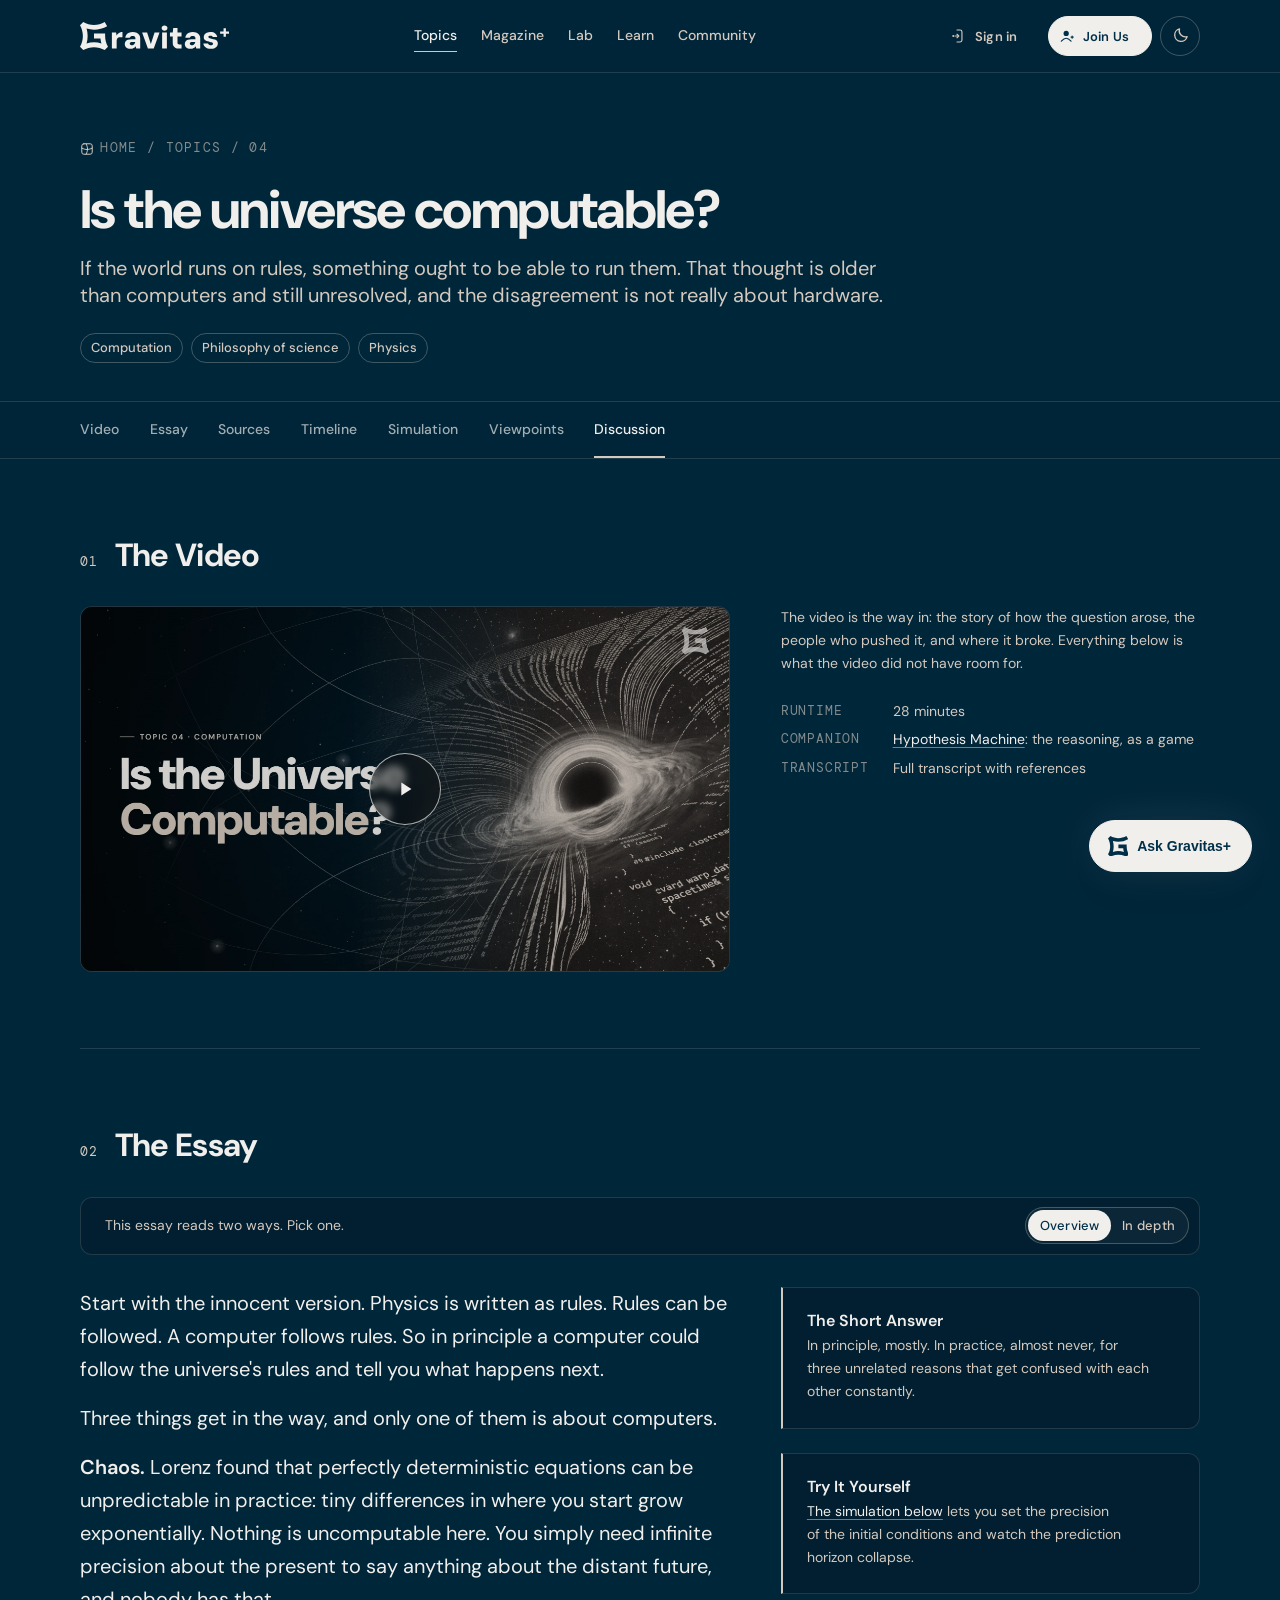
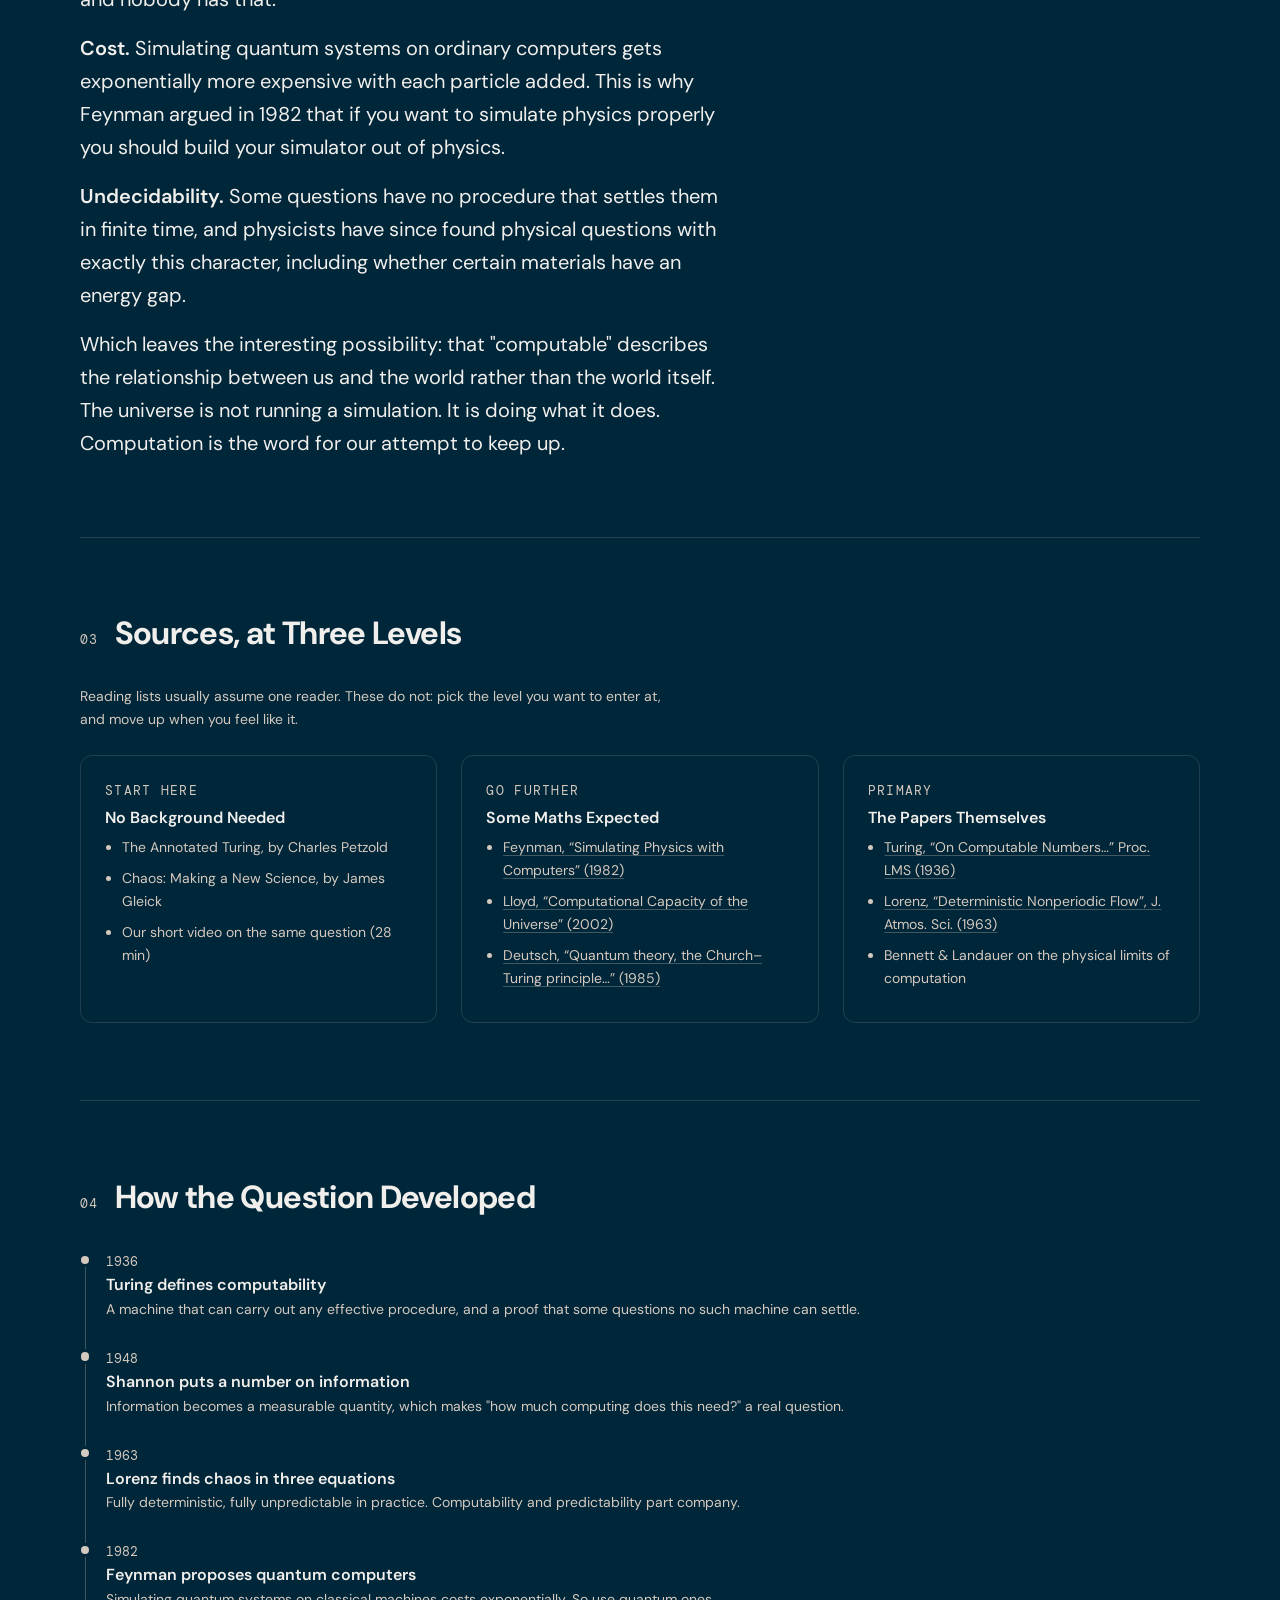
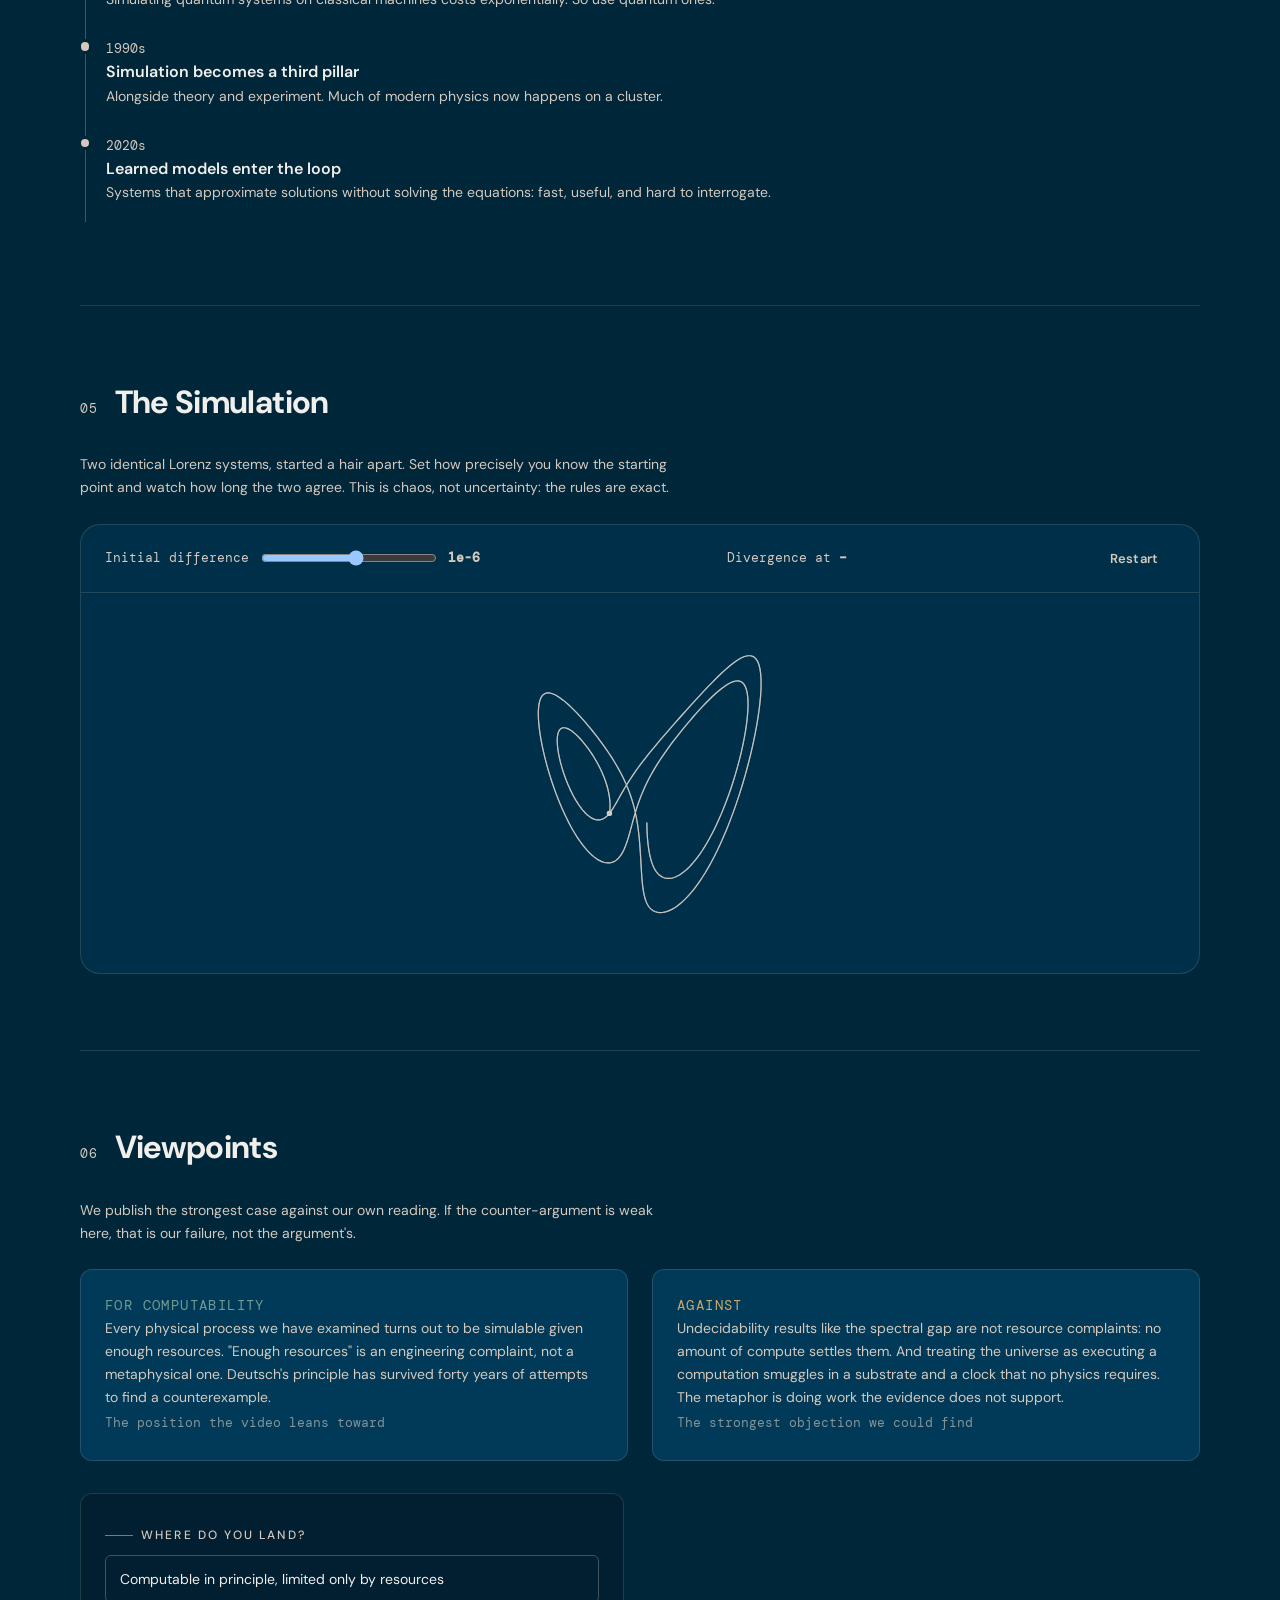
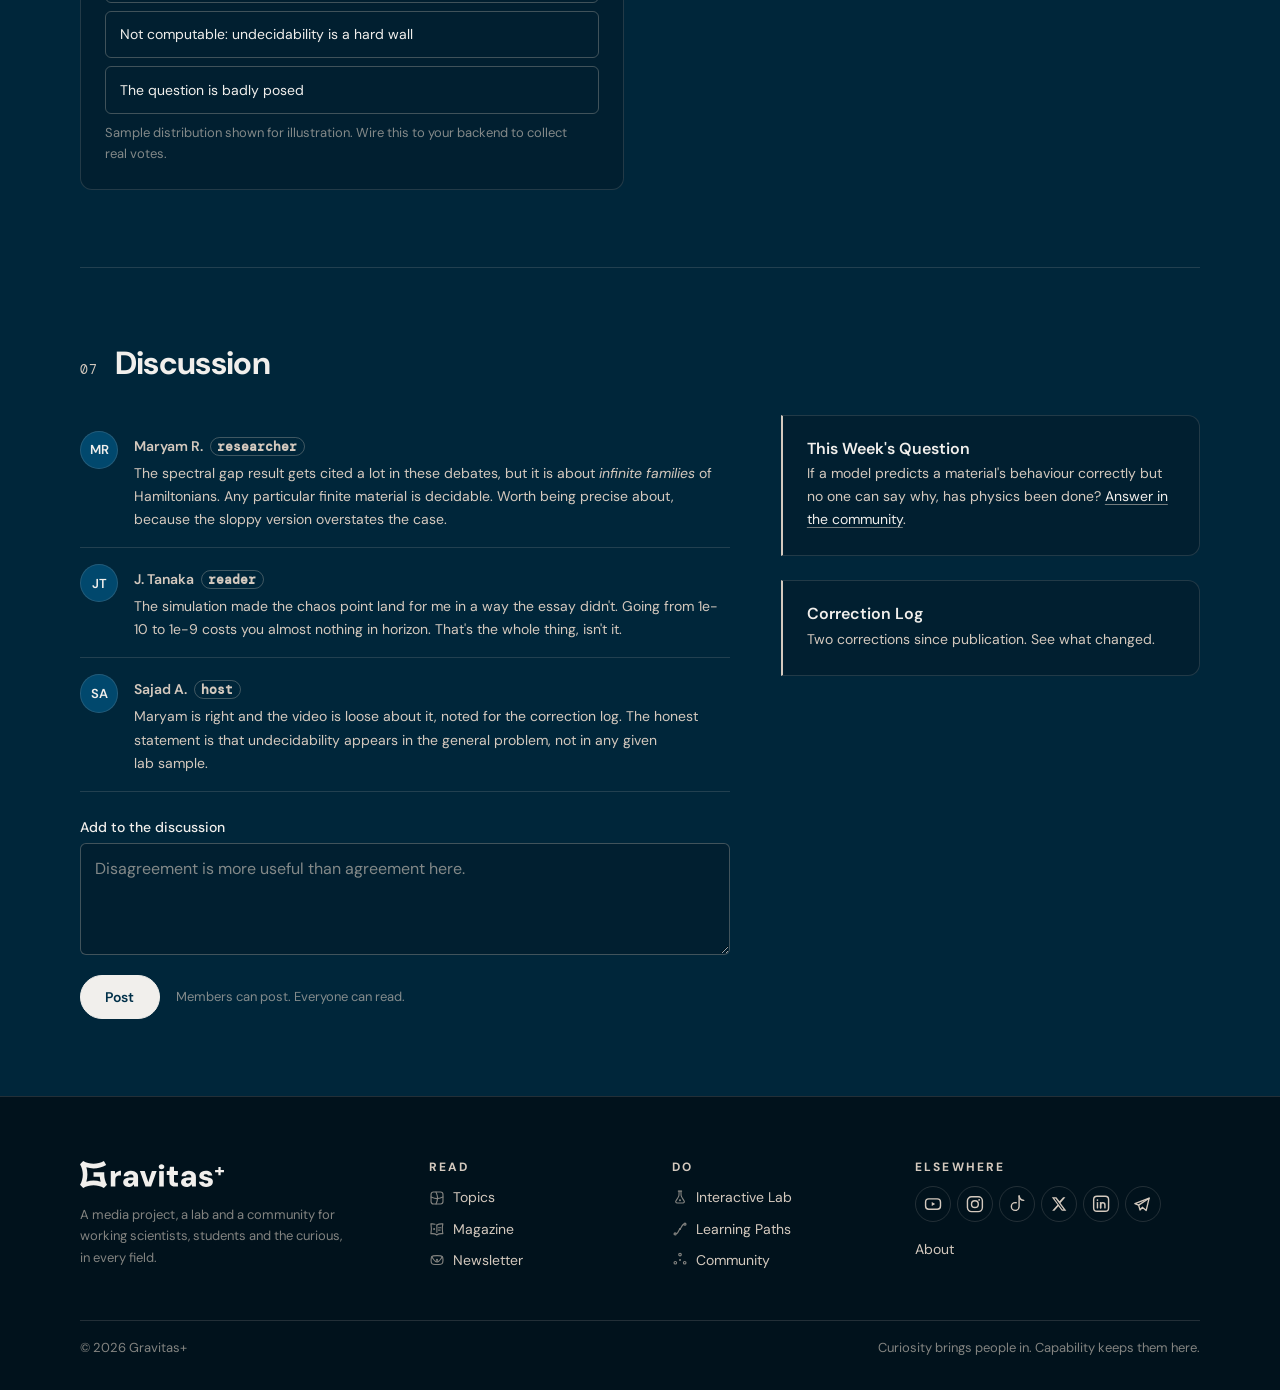
<file: topic-computable-universe.html>
<!DOCTYPE html>
<html lang="en">
<head>
<meta charset="utf-8">
<meta name="viewport" content="width=device-width, initial-scale=1">
<script>
/* Theme, resolved before first paint. See assets/site.js for the toggle.
   Dark is the default full stop, not "dark unless your OS says otherwise":
   this is a night sky, and a visitor who has never touched the control should
   see the same site every time rather than one that depends on a setting they
   made for some other app. Only an explicit choice, stored here, overrides it. */
(function(){try{var s=localStorage.getItem('gravitas:theme');
document.documentElement.setAttribute('data-theme',s==='light'?'light':'dark');
}catch(e){document.documentElement.setAttribute('data-theme','dark');}})();
</script>
<title>Is the universe computable? · Gravitas+ Topic 04</title>
<meta name="description" content="A full topic: video, essay at two depths, sources at three levels, timeline, an interactive Lorenz simulation, opposing viewpoints and discussion.">
<link rel="icon" href="assets/favicon.svg" type="image/svg+xml">
<link rel="mask-icon" href="assets/monogram.svg" color="#003049">
<meta name="theme-color" content="#00263a">
<link rel="preconnect" href="https://fonts.googleapis.com">
<link rel="preconnect" href="https://fonts.gstatic.com" crossorigin>
<link href="https://fonts.googleapis.com/css2?family=DM+Sans:ital,opsz,wght@0,9..40,100..1000;1,9..40,100..1000&family=DM+Mono:wght@300;400;500&display=swap" rel="stylesheet">
<link rel="stylesheet" href="assets/gravitas.css">
<link rel="stylesheet" href="assets/site.css">

<link rel="stylesheet" href="assets/chat.css">
</head>
<body class="is-overview">
<a class="g-skip-link" href="#main">Skip to content</a>
<header class="g-header">
  <div class="g-container g-header__inner">
    <a class="g-logo" href="index.html" aria-label="Gravitas+ home"><svg id="Layer_2" data-name="Layer 2" xmlns="http://www.w3.org/2000/svg" viewBox="0 0 630.63 118.24" fill="currentColor">
  <g id="Layer_1-2" data-name="Layer 1">
    <g>
      <path d="M106.06,49.06h-46.96v20.16h27.29c.65,7.22,2.02,14.31,4.03,21.24-20.24-5.97-42.41-5.97-62.6,0,2.94-10.12,4.47-20.68,4.47-31.32s-1.53-21.2-4.47-31.32c10.12,2.98,20.64,4.51,31.28,4.51,19.55,0,38.7-5.16,55.47-14.88L104.45.04c-13.71,7.94-29.39,12.13-45.35,12.13S27.49,7.98,13.79,0L0,13.79c7.94,13.71,12.13,29.39,12.13,45.35S7.94,90.78,0,104.45l13.79,13.79c13.67-7.94,29.35-12.13,45.31-12.13s31.6,4.19,45.35,12.13l13.79-13.79c-7.98-13.67-12.17-29.35-12.17-45.31v-10.08Z"/>
      <path d="M160.51,49.21c-2.41,2.06-4.52,4.52-6.3,7.38l-1.74-12.34h-17.84v67.6h20.12v-30.18c0-3.4.4-6.24,1.21-8.52.8-2.28,2.01-4.09,3.62-5.43,1.61-1.34,3.49-2.3,5.63-2.89,2.15-.58,4.56-.87,7.24-.87h6.84v-21.33c-3.85,0-7.33.58-10.46,1.74-3.13,1.17-5.9,2.78-8.32,4.83Z"/>
      <path d="M239.25,45.72c-4.74-2.05-10.33-3.08-16.77-3.08-5.9,0-11.15,1.03-15.76,3.08-4.61,2.06-8.25,4.87-10.93,8.45-2.68,3.57-4.25,7.78-4.69,12.61h19.31c.54-2.68,1.88-4.67,4.02-5.97,2.15-1.3,4.78-1.94,7.91-1.94,2.95,0,5.28.49,6.98,1.48,1.7.98,2.93,2.48,3.69,4.49.76,2.01,1.14,4.54,1.14,7.58h-16.23c-6.71,0-12.18.9-16.43,2.68-4.25,1.79-7.38,4.27-9.39,7.44-2.01,3.17-3.02,6.73-3.02,10.66s.87,7.16,2.61,10.2c1.74,3.04,4.47,5.48,8.18,7.31,3.71,1.83,8.34,2.75,13.88,2.75,2.68,0,5.09-.27,7.24-.81,2.15-.54,4.11-1.31,5.91-2.35,1.79-1.03,3.35-2.23,4.69-3.62,1.34-1.39,2.5-2.93,3.49-4.63l2.41,9.79h16.77v-41.85c0-5.99-1.32-11.02-3.96-15.09-2.64-4.07-6.33-7.13-11.07-9.19ZM231.54,89.78c-.76,1.66-1.74,3.11-2.95,4.36-1.2,1.25-2.61,2.24-4.22,2.95-1.61.72-3.44,1.07-5.5,1.07-1.61,0-3.06-.27-4.36-.81-1.3-.54-2.33-1.3-3.09-2.28s-1.14-2.23-1.14-3.76c0-1.34.33-2.57,1-3.69.67-1.11,1.77-1.96,3.29-2.55,1.52-.58,3.4-.87,5.63-.87h13.01c-.36,2.06-.92,3.91-1.68,5.57Z"/>
      <polygon points="299.2 92.93 283.38 44.25 262.32 44.25 286.73 111.85 311.41 111.85 335.82 44.25 314.9 44.25 299.2 92.93"/>
      <path d="M365.8,17.69c-2.28-2.05-5.26-3.08-8.92-3.08s-6.48,1.03-8.72,3.08c-2.24,2.06-3.35,4.7-3.35,7.92s1.11,5.72,3.35,7.78c2.24,2.05,5.14,3.08,8.72,3.08s6.64-1.03,8.92-3.08c2.28-2.06,3.42-4.65,3.42-7.78s-1.14-5.86-3.42-7.92Z"/>
      <rect x="346.82" y="44.25" width="20.12" height="67.6"/>
      <path d="M413.55,93.14c-1.21-1.12-1.81-3.02-1.81-5.7v-26.42h17.03v-16.77h-17.03v-19.05h-17.98l-2.15,19.05h-11.67v16.77h11.67v26.16c0,6.17,1.03,11.05,3.09,14.62,2.06,3.57,4.96,6.15,8.72,7.71,3.76,1.56,8.05,2.35,12.88,2.35h12.61v-17.03h-9.12c-2.95,0-5.03-.56-6.24-1.68Z"/>
      <path d="M492.75,45.72c-4.74-2.05-10.33-3.08-16.77-3.08-5.9,0-11.15,1.03-15.76,3.08-4.61,2.06-8.25,4.87-10.93,8.45-2.68,3.57-4.25,7.78-4.69,12.61h19.31c.54-2.68,1.88-4.67,4.02-5.97,2.15-1.3,4.78-1.94,7.91-1.94,2.95,0,5.28.49,6.98,1.48,1.7.98,2.93,2.48,3.69,4.49.76,2.01,1.14,4.54,1.14,7.58h-16.23c-6.71,0-12.18.9-16.43,2.68-4.25,1.79-7.38,4.27-9.39,7.44-2.01,3.17-3.02,6.73-3.02,10.66s.87,7.16,2.61,10.2,4.47,5.48,8.18,7.31c3.71,1.83,8.34,2.75,13.88,2.75,2.68,0,5.09-.27,7.24-.81,2.15-.54,4.11-1.31,5.9-2.35,1.79-1.03,3.35-2.23,4.69-3.62,1.34-1.39,2.5-2.93,3.49-4.63l2.41,9.79h16.77v-41.85c0-5.99-1.32-11.02-3.96-15.09-2.64-4.07-6.33-7.13-11.07-9.19ZM485.04,89.78c-.76,1.66-1.74,3.11-2.95,4.36-1.2,1.25-2.61,2.24-4.22,2.95-1.61.72-3.44,1.07-5.5,1.07-1.61,0-3.06-.27-4.36-.81-1.3-.54-2.33-1.3-3.09-2.28-.76-.98-1.14-2.23-1.14-3.76,0-1.34.33-2.57,1-3.69.67-1.11,1.77-1.96,3.29-2.55,1.52-.58,3.4-.87,5.63-.87h13.01c-.36,2.06-.92,3.91-1.68,5.57Z"/>
      <path d="M569.27,73.96c-3.98-1.39-8.7-2.61-14.15-3.69-2.78-.54-5.15-1.14-7.11-1.81-1.97-.67-3.47-1.45-4.49-2.35-1.03-.89-1.54-1.88-1.54-2.95,0-1.52.76-2.79,2.28-3.82,1.52-1.03,3.71-1.54,6.57-1.54s4.98.49,6.64,1.47c1.65.99,2.75,2.37,3.29,4.16h18.78c-.9-6.35-3.78-11.4-8.65-15.15-4.87-3.76-11.51-5.63-19.92-5.63-5.99,0-11.11.96-15.36,2.88-4.25,1.93-7.46,4.49-9.66,7.71-2.19,3.22-3.28,6.84-3.28,10.87,0,3.49.71,6.33,2.15,8.52,1.43,2.19,3.4,4.02,5.9,5.5,2.5,1.48,5.34,2.66,8.52,3.55,3.17.89,6.37,1.74,9.59,2.55,2.77.54,5.14,1.12,7.11,1.74,1.96.63,3.46,1.37,4.49,2.22,1.03.85,1.54,2.12,1.54,3.82,0,1.07-.33,2.1-1,3.08-.67.98-1.72,1.77-3.15,2.35-1.43.58-3.22.87-5.37.87s-4.16-.36-5.77-1.07c-1.61-.71-2.88-1.68-3.82-2.88-.94-1.21-1.59-2.53-1.94-3.96h-19.98c.35,4.38,1.85,8.29,4.49,11.74,2.64,3.44,6.26,6.19,10.87,8.25,4.6,2.05,10.13,3.09,16.57,3.09,5.9,0,11.06-.98,15.49-2.95,4.42-1.96,7.82-4.63,10.19-7.98,2.37-3.35,3.56-7.22,3.56-11.6,0-4.74-1.14-8.4-3.42-11-2.28-2.59-5.41-4.58-9.39-5.97Z"/>
      <polygon points="630.63 39.65 616.16 39.65 616.16 26.52 606.31 26.52 606.31 39.65 591.77 39.65 591.77 49.43 606.31 49.43 606.31 62.65 616.16 62.65 616.16 49.43 630.63 49.43 630.63 39.65"/>
    </g>
  </g>
</svg></a>
    <nav class="g-nav" aria-label="Primary"><a class="g-nav__link" aria-current="page" href="topics.html"><svg class="g-ic g-nav__ic" viewBox="0 0 24 24" aria-hidden="true" fill="none" stroke="currentColor" stroke-linecap="round" stroke-linejoin="round" shape-rendering="geometricPrecision"><g transform="translate(2.282 2.283) scale(1.0407)" stroke-width="1.634"><rect x=".75" y=".75" width="17.2" height="17.2" rx="3.4" ry="3.4"/><path d="M.85,7.95c3.5,1.5,6,2.3,8.5,2.3s5-.8,8.5-2.3"/><path d="M7.95.85c1.5,3.5,2.3,6,2.3,8.5s-.8,5-2.3,8.5"/></g></svg>Topics</a><a class="g-nav__link" href="magazine.html"><svg class="g-ic g-nav__ic" viewBox="0 0 24 24" aria-hidden="true" fill="none" stroke="currentColor" stroke-linecap="round" stroke-linejoin="round" shape-rendering="geometricPrecision"><g transform="translate(1.971 3.385) scale(1.17763)" stroke-width="1.444"><path d="M8.35,2.33c2-1.3,4.5-1.8,7.6-1.5l-.11.58c-.73,3.91-.7,7.93.11,11.82h0c-3.1-.3-5.6.2-7.6,1.5"/><path d="M8.35,2.33v9.24"/><path d="M8.35,14.73c-2-1.3-4.5-1.8-7.6-1.5h0c.81-3.9.84-7.91.11-11.82l-.11-.58c1.98-.19,3.72-.06,5.23.41"/><path d="M10.38,5.74h3.1"/><path d="M10.38,8.74h2.2"/><circle cx="4.85" cy="7.24" r="1.316" fill="currentColor" stroke="none"/></g></svg>Magazine</a><a class="g-nav__link" href="lab.html"><svg class="g-ic g-nav__ic" viewBox="0 0 24 24" aria-hidden="true" fill="none" stroke="currentColor" stroke-linecap="round" stroke-linejoin="round" shape-rendering="geometricPrecision"><g transform="translate(4.844 0.9) scale(0.972826)" stroke-width="1.747"><path d="M4.7.75h5.2"/><path d="M5.9.75c0,8.29.39,6.94-4.03,13.95l-.79,1.25c-.89,1.41.12,3.2,1.8,3.2h9.04c1.68,0,2.69-1.79,1.8-3.2l-.79-1.25c-4.42-7.01-4.03-5.66-4.03-13.95"/><circle cx="7.3" cy="14.8" r="1.593" fill="currentColor" stroke="none"/></g></svg>Lab</a><a class="g-nav__link" href="learn.html"><svg class="g-ic g-nav__ic" viewBox="0 0 24 24" aria-hidden="true" fill="none" stroke="currentColor" stroke-linecap="round" stroke-linejoin="round" shape-rendering="geometricPrecision"><g transform="translate(2.353 2.45) scale(0.962366)" stroke-width="1.766"><path d="M4.45,17.15c3-.8,3.2-5.8,5.6-7.2"/><path d="M10.05,9.95c2.4-1.4,2.6-6.4,5.6-7.2"/><circle cx="2.35" cy="17.55" r="1.6"/><circle cx="17.75" cy="2.35" r="1.6"/><circle cx="10.05" cy="9.95" r="1.611" fill="currentColor" stroke="none"/></g></svg>Learn</a><a class="g-nav__link" href="community.html"><svg class="g-ic g-nav__ic" viewBox="0 0 24 24" aria-hidden="true" fill="none" stroke="currentColor" stroke-linecap="round" stroke-linejoin="round" shape-rendering="geometricPrecision"><g transform="translate(2.252 1.167) scale(1.09681)" stroke-width="1.55"><circle cx="8.91" cy="2.5" r="1.75"/><circle cx="15.32" cy="13.6" r="1.75"/><circle cx="2.5" cy="13.6" r="1.75"/><circle cx="8.91" cy="9.9" r="1.413" fill="currentColor" stroke="none"/></g></svg>Community</a><span class="g-nav__sep" aria-hidden="true"></span><a class="g-nav__link gh-nav-signin" href="account.html#in"><svg class="g-ic g-nav__ic g-ic--signin" viewBox="0 0 24 24" aria-hidden="true" fill="none" stroke="currentColor" stroke-linecap="round" stroke-linejoin="round" shape-rendering="geometricPrecision"><g transform="translate(2.7 2.349) scale(0.967568)" stroke-width="1.757"><path d="M6.55.75h4.75c1.6,0,2.9,1.3,2.9,2.9v12.7c0,1.6-1.3,2.9-2.9,2.9h-4.75"/><path d="M3.55,10h5.4"/><path d="M6.55,7.3l2.7,2.7-2.7,2.7"/><circle cx="0.77" cy="10" r="1.602" fill="currentColor" stroke="none"/></g></svg>Sign in</a><a class="g-btn g-btn--primary g-btn--sm g-btn--lead gh-nav-join" href="community.html#join"><svg class="g-btn__icon" viewBox="0 0 24 24" aria-hidden="true" fill="none" stroke="currentColor" stroke-linecap="round" stroke-linejoin="round" shape-rendering="geometricPrecision"><g transform="translate(2.662 4.159) scale(1.11875)" stroke-width="1.52"><path d="M13.75,8.5h3M15.25,7v3"/><path d="M13.75,14c-2.41-2.67-4.53-4-6.5-4s-4.09,1.33-6.5,4"/><circle cx="7.25" cy="3.5" r="3.5" fill="currentColor" stroke="none"/></g></svg><span>Join Us</span></a></nav>
    <div class="gh-actions">
      <a class="g-btn g-btn--ghost g-btn--sm g-btn--lead gh-signin" href="account.html#in"><svg class="g-btn__icon" viewBox="0 0 24 24" aria-hidden="true" fill="none" stroke="currentColor" stroke-linecap="round" stroke-linejoin="round" shape-rendering="geometricPrecision"><g transform="translate(2.7 2.349) scale(0.967568)" stroke-width="1.757"><path d="M6.55.75h4.75c1.6,0,2.9,1.3,2.9,2.9v12.7c0,1.6-1.3,2.9-2.9,2.9h-4.75"/><path d="M3.55,10h5.4"/><path d="M6.55,7.3l2.7,2.7-2.7,2.7"/><circle cx="0.77" cy="10" r="1.602" fill="currentColor" stroke="none"/></g></svg><span>Sign in</span></a>
      <!-- The header CTA is the site's single loudest control, and it used to
           point at a mailing list. The community is the thing this project is
           actually for, so it gets the slot. -->
      <a class="g-btn g-btn--primary g-btn--sm g-btn--lead lp-header__cta" href="community.html#join" aria-label="Join the Gravitas+ community">
        <svg class="g-btn__icon" viewBox="0 0 24 24" aria-hidden="true" fill="none" stroke="currentColor" stroke-linecap="round" stroke-linejoin="round" shape-rendering="geometricPrecision"><g transform="translate(2.662 4.159) scale(1.11875)" stroke-width="1.52"><path d="M13.75,8.5h3M15.25,7v3"/><path d="M13.75,14c-2.41-2.67-4.53-4-6.5-4s-4.09,1.33-6.5,4"/><circle cx="7.25" cy="3.5" r="3.5" fill="currentColor" stroke="none"/></g></svg>
        <span>Join Us</span>
      </a>
      <button class="theme-toggle" type="button" aria-pressed="false" aria-label="Switch colour theme" title="Switch colour theme">
        <svg class="ic-moon" viewBox="0 0 24 24" shape-rendering="geometricPrecision" fill="none" stroke="currentColor" stroke-width="1.8" stroke-linecap="round" stroke-linejoin="round" aria-hidden="true"><!-- The crescent sits centred by bounding box but not by mass: its area centroid measures (9.97, 14.03) against a 12,12 viewBox centre, which is why it read as low and left inside a circular button. Shifted part of the way back: correcting the full 2.03 would push the upper tip out of the box, so this splits the difference between the two centres, which is what optical centring is. --><g transform="translate(1.476 -1.425)"><path d="M20 14.2A8.2 8.2 0 0 1 9.8 4a8.4 8.4 0 1 0 10.2 10.2z"/></g></svg>
        <svg class="ic-sun" viewBox="0 0 24 24" shape-rendering="geometricPrecision" fill="none" stroke="currentColor" stroke-width="1.8" stroke-linecap="round" aria-hidden="true"><circle cx="12" cy="12" r="4.1"/><path d="M12 2.6v2.2M12 19.2v2.2M2.6 12h2.2M19.2 12h2.2M5.4 5.4l1.6 1.6M17 17l1.6 1.6M18.6 5.4 17 7M7 17l-1.6 1.6"/></svg>
      </button>
      <button class="lp-menu-btn" aria-label="Menu" aria-expanded="false">
        <svg width="20" height="20" viewBox="0 0 24 24" fill="none" stroke="currentColor" stroke-width="2"><path d="M4 7h16M4 12h16M4 17h16"/></svg>
      </button>
    </div>
  </div>
</header>
<main id="main">

<section class="page-head"><div class="g-container">
      <p class="crumb"><svg class="g-ic g-ic--sm crumb__ic" viewBox="0 0 24 24" aria-hidden="true" fill="none" stroke="currentColor" stroke-linecap="round" stroke-linejoin="round" shape-rendering="geometricPrecision"><g transform="translate(2.282 2.283) scale(1.0407)" stroke-width="1.634"><rect x=".75" y=".75" width="17.2" height="17.2" rx="3.4" ry="3.4"/><path d="M.85,7.95c3.5,1.5,6,2.3,8.5,2.3s5-.8,8.5-2.3"/><path d="M7.95.85c1.5,3.5,2.3,6,2.3,8.5s-.8,5-2.3,8.5"/></g></svg><a href="index.html">Home</a> / <a href="topics.html">Topics</a> / 04</p><h1>Is the universe computable?</h1><p class="g-lead">If the world runs on rules, something ought to be able to run them. That thought is older than computers and still unresolved, and the disagreement is not really about hardware.</p><div class="pill-row g-mt-md">
       <span class="g-tag">Computation</span><span class="g-tag">Philosophy of science</span>
       <span class="g-tag">Physics</span></div>
    </div></section>

<div class="topic-nav"><div class="g-container"><nav class="topic-nav__row" aria-label="In this topic">
  <a href="#video">Video</a><a href="#essay">Essay</a><a href="#sources">Sources</a>
  <a href="#timeline">Timeline</a><a href="#sim">Simulation</a>
  <a href="#views">Viewpoints</a><a href="#talk">Discussion</a>
</nav></div></div>

<div class="g-container">

<section class="layer" id="video">
  <div class="layer__head"><span class="layer__n">01</span><h2>The Video</h2></div>
  <div class="split">
    <a class="is-flat video"  aria-label="Play the video" aria-disabled="true">
      <span class="video__play"><svg width="22" height="22" viewBox="0 0 24 24" fill="currentColor"><path d="M8 5v14l11-7z"/></svg></span>
    </a>
    <div>
      <p class="g-muted" style="font-size:var(--g-fs-small)">The video is the way in: the story of how
        the question arose, the people who pushed it, and where it broke. Everything below is what the
        video did not have room for.</p>
      <dl class="kv g-mt-md">
        <dt>Runtime</dt><dd>28 minutes</dd>
        <dt>Companion</dt><dd><a href="game-hypothesis-machine.html">Hypothesis Machine</a>: the reasoning, as a game</dd>
        <dt>Transcript</dt><dd><a  class="is-flat" aria-disabled="true">Full transcript with references</a></dd>
      </dl>
    </div>
  </div>
</section>

<section class="layer" id="essay">
  <div class="layer__head"><span class="layer__n">02</span><h2>The Essay</h2></div>
  <div class="depthbar">
      <p class="depthbar__note">This essay reads two ways. Pick one.</p>
      <div class="depth" role="group" aria-label="Reading depth">
        <button type="button" data-depth="overview" aria-pressed="true">Overview</button>
        <button type="button" data-depth="deep" aria-pressed="false">In depth</button>
      </div>
    </div>

  <div class="split">
    <article class="g-prose">
      <div data-level="overview">
        <p>Start with the innocent version. Physics is written as rules. Rules can be followed.
          A computer follows rules. So in principle a computer could follow the universe's rules and
          tell you what happens next.</p>
        <p>Three things get in the way, and only one of them is about computers.</p>
        <p><b>Chaos.</b> Lorenz found that perfectly deterministic equations can be
          unpredictable in practice: tiny differences in where you start grow exponentially. Nothing is
          uncomputable here. You simply need infinite precision about the present to say anything about
          the distant future, and nobody has that.</p>
        <p><b>Cost.</b> Simulating quantum systems on ordinary computers gets exponentially
          more expensive with each particle added. This is why Feynman argued in 1982 that if you want to
          simulate physics properly you should build your simulator out of physics.</p>
        <p><b>Undecidability.</b> Some questions have no procedure that settles them in finite time, and physicists have since found physical questions with exactly this character,
          including whether certain materials have an energy gap.</p>
        <p>Which leaves the interesting possibility: that "computable" describes the relationship
          between us and the world rather than the world itself. The universe is not running a
          simulation. It is doing what it does. Computation is the word for our attempt to keep up.</p>
      </div>

      <div data-level="deep">
        <p>Start with the innocent version. Physics is written as rules; rules can be followed; a
          computer follows rules. The Church–Turing thesis makes this precise for
          <em>effective procedures</em>, and Deutsch's 1985 physical form of it goes further: every
          finitely realisable physical system can be simulated to arbitrary accuracy by a universal
          model computing machine. That is a claim about physics, not about mathematics, and it is not
          obviously true.</p>

        <h3>Chaos is not uncomputability</h3>
        <p>Lorenz's 1963 system is three coupled ODEs with a strange attractor. Nearby trajectories
          separate exponentially, at a rate set by the leading Lyapunov exponent λ. Predicting to a
          horizon T requires roughly λT/ln 2 additional bits of initial precision. The dynamics are
          perfectly computable; what fails is the measurement, not the model.</p>
        <pre class="g-code"><code><span class="c-com"># Lorenz: deterministic, and useless for long-range prediction</span>
<span class="c-key">def</span> lorenz(s, σ=<span class="c-num">10</span>, ρ=<span class="c-num">28</span>, β=<span class="c-num">8</span>/<span class="c-num">3</span>):
    x, y, z = s
    <span class="c-key">return</span> [σ*(y-x), x*(ρ-z)-y, x*y-β*z]</code></pre>

        <h3>Cost is the practical wall</h3>
        <p>An <em>n</em>-particle quantum state needs on the order of 2<sup>n</sup> complex amplitudes.
          At around 50 particles you exhaust any classical machine. Lloyd's 2002 estimate bounds the
          observable universe at ~10<sup>120</sup> logical operations on ~10<sup>90</sup> bits since the Big Bang, so a faithful simulation of the universe cannot be smaller or faster than the
          universe.</p>

        <h3>Undecidability, made physical</h3>
        <p>Cubitt, Pérez-García and Wolf (2015) showed the spectral gap problem is undecidable: there
          is no algorithm that takes a local Hamiltonian and returns whether the system is gapped. This
          is not a statement about our cleverness. It is a Turing-style limit sitting inside condensed
          matter physics.</p>

        <h3>What the question is really asking</h3>
        <p>Each obstacle bites differently: chaos limits <em>prediction</em>, cost limits
          <em>simulation</em>, undecidability limits <em>proof</em>. Conflating them is how the debate
          usually goes wrong. The residue is a question about us: computation is our procedure for
          keeping up with a universe that is simply doing what it does.</p>
      </div>
    </article>

    <aside class="aside">
      <div class="callout">
        <h4>The Short Answer</h4>
        <p>In principle, mostly. In practice, almost never, for three unrelated reasons that
          get confused with each other constantly.</p>
      </div>
      <div class="callout g-mt-md">
        <h4>Try It Yourself</h4>
        <p><a href="#sim">The simulation below</a> lets you set the precision of the initial
          conditions and watch the prediction horizon collapse.</p>
      </div>
    </aside>
  </div>
</section>

<section class="layer" id="sources">
  <div class="layer__head"><span class="layer__n">03</span><h2>Sources, at Three Levels</h2></div>
  <p class="g-muted" style="font-size:var(--g-fs-small);max-width:60ch;margin-bottom:var(--g-space-md)">
    Reading lists usually assume one reader. These do not: pick the level you want to enter at, and
    move up when you feel like it.</p>
  <div class="levels"><div class="level"><p class="level__tag">Start here</p><h4>No Background Needed</h4><ul><li><a  class="is-flat" aria-disabled="true">The Annotated Turing, by Charles Petzold</a></li><li><a  class="is-flat" aria-disabled="true">Chaos: Making a New Science, by James Gleick</a></li><li><a  class="is-flat" aria-disabled="true">Our short video on the same question (28 min)</a></li></ul></div><div class="level"><p class="level__tag">Go further</p><h4>Some Maths Expected</h4><ul><li><a href="https://doi.org/10.1007/BF02650179" target="_blank" rel="noopener">Feynman, “Simulating Physics with Computers” (1982)</a></li><li><a href="https://arxiv.org/abs/quant-ph/0110141" target="_blank" rel="noopener">Lloyd, “Computational Capacity of the Universe” (2002)</a></li><li><a href="https://doi.org/10.1098/rspa.1985.0070" target="_blank" rel="noopener">Deutsch, “Quantum theory, the Church–Turing principle…” (1985)</a></li></ul></div><div class="level"><p class="level__tag">Primary</p><h4>The Papers Themselves</h4><ul><li><a href="https://doi.org/10.1112/plms/s2-42.1.230" target="_blank" rel="noopener">Turing, “On Computable Numbers…” Proc. LMS (1936)</a></li><li><a href="https://doi.org/10.1175/1520-0469(1963)020<0130:DNF>2.0.CO;2" target="_blank" rel="noopener">Lorenz, “Deterministic Nonperiodic Flow”, J. Atmos. Sci. (1963)</a></li><li><a  class="is-flat" aria-disabled="true">Bennett & Landauer on the physical limits of computation</a></li></ul></div></div>
</section>

<section class="layer" id="timeline">
  <div class="layer__head"><span class="layer__n">04</span><h2>How the Question Developed</h2></div>
  <div class="tl"><div class="tl__item"><span class="tl__yr">1936</span><h4>Turing defines computability</h4><p>A machine that can carry out any effective procedure, and a proof that some questions no such machine can settle.</p></div><div class="tl__item"><span class="tl__yr">1948</span><h4>Shannon puts a number on information</h4><p>Information becomes a measurable quantity, which makes "how much computing does this need?" a real question.</p></div><div class="tl__item"><span class="tl__yr">1963</span><h4>Lorenz finds chaos in three equations</h4><p>Fully deterministic, fully unpredictable in practice. Computability and predictability part company.</p></div><div class="tl__item"><span class="tl__yr">1982</span><h4>Feynman proposes quantum computers</h4><p>Simulating quantum systems on classical machines costs exponentially. So use quantum ones.</p></div><div class="tl__item"><span class="tl__yr">1990s</span><h4>Simulation becomes a third pillar</h4><p>Alongside theory and experiment. Much of modern physics now happens on a cluster.</p></div><div class="tl__item"><span class="tl__yr">2020s</span><h4>Learned models enter the loop</h4><p>Systems that approximate solutions without solving the equations: fast, useful, and hard to interrogate.</p></div></div>
</section>

<section class="layer" id="sim">
  <div class="layer__head"><span class="layer__n">05</span><h2>The Simulation</h2></div>
  <p class="g-muted" style="font-size:var(--g-fs-small);max-width:62ch;margin-bottom:var(--g-space-md)">
    Two identical Lorenz systems, started a hair apart. Set how precisely you know the starting
    point and watch how long the two agree. This is chaos, not uncertainty: the rules are exact.</p>
  <div class="play">
    <div class="play__bar">
      <label for="eps" style="display:flex;align-items:center;gap:.6rem">Initial difference
        <input id="eps" type="range" min="-12" max="-1" value="-6" step="1" style="width:11rem">
        <b id="epsv" class="g-mono">1e-6</b></label>
      <span>Divergence at <b id="tdiv" class="g-mono">–</b></span>
      <button class="g-btn g-btn--ghost g-btn--sm" id="simreset" type="button">Restart</button>
    </div>
    <div class="play__body play__body--fig">
      <canvas id="lorenz" style="width:100%;height:340px;display:block"></canvas>
    </div>
  </div>
</section>

<section class="layer" id="views">
  <div class="layer__head"><span class="layer__n">06</span><h2>Viewpoints</h2></div>
  <p class="g-muted" style="font-size:var(--g-fs-small);max-width:60ch;margin-bottom:var(--g-space-md)">
    We publish the strongest case against our own reading. If the counter-argument is weak here,
    that is our failure, not the argument's.</p>
  <div class="views">
    <div class="view view--for"><p class="view__tag">For computability</p>
      <p>Every physical process we have examined turns out to be simulable given enough resources.
        "Enough resources" is an engineering complaint, not a metaphysical one. Deutsch's principle has
        survived forty years of attempts to find a counterexample.</p>
      <cite>The position the video leans toward</cite></div>
    <div class="view view--against"><p class="view__tag">Against</p>
      <p>Undecidability results like the spectral gap are not resource complaints: no amount of
        compute settles them. And treating the universe as executing a computation smuggles in a
        substrate and a clock that no physics requires. The metaphor is doing work the evidence
        does not support.</p>
      <cite>The strongest objection we could find</cite></div>
  </div>
  <div class="poll g-mt-lg" style="max-width:34rem">
    <p class="g-eyebrow">Where do you land?</p>
    <button class="poll__opt" data-share="41" aria-pressed="false"><span class="poll__bar"></span>
      <span class="poll__txt"><span>Computable in principle, limited only by resources</span><span class="poll__pct"></span></span></button>
    <button class="poll__opt" data-share="34" aria-pressed="false"><span class="poll__bar"></span>
      <span class="poll__txt"><span>Not computable: undecidability is a hard wall</span><span class="poll__pct"></span></span></button>
    <button class="poll__opt" data-share="25" aria-pressed="false"><span class="poll__bar"></span>
      <span class="poll__txt"><span>The question is badly posed</span><span class="poll__pct"></span></span></button>
    <p class="g-subtle" style="font-size:var(--g-fs-caption);margin-top:var(--g-space-2xs)">
      Sample distribution shown for illustration. Wire this to your backend to collect real votes.</p>
  </div>
</section>

<section class="layer" id="talk">
  <div class="layer__head"><span class="layer__n">07</span><h2>Discussion</h2></div>
  <div class="split">
    <div>
      <div class="comment"><span class="avatar">MR</span><div>
        <p class="comment__who">Maryam R.<span class="comment__role">researcher</span></p>
        <p>The spectral gap result gets cited a lot in these debates, but it is about
          <em>infinite families</em> of Hamiltonians. Any particular finite material is decidable. Worth
          being precise about, because the sloppy version overstates the case.</p></div></div>
      <div class="comment"><span class="avatar">JT</span><div>
        <p class="comment__who">J. Tanaka<span class="comment__role">reader</span></p>
        <p>The simulation made the chaos point land for me in a way the essay didn't. Going from
          1e-10 to 1e-9 costs you almost nothing in horizon. That's the whole thing, isn't it.</p></div></div>
      <div class="comment"><span class="avatar">SA</span><div>
        <p class="comment__who">Sajad A.<span class="comment__role">host</span></p>
        <p>Maryam is right and the video is loose about it, noted for the correction log. The
          honest statement is that undecidability appears in the general problem, not in any given lab sample.</p></div></div>
      <form class="g-field g-mt-md" data-demo-form>
        <label class="g-label" for="c">Add to the discussion</label>
        <textarea class="g-textarea" id="c" placeholder="Disagreement is more useful than agreement here."></textarea>
        <div class="g-cluster g-mt-sm"><button class="g-btn g-btn--primary" type="submit">Post</button>
          <span class="g-hint" data-form-note>Members can post. Everyone can read.</span></div>
      </form>
    </div>
    <aside class="aside">
      <div class="callout"><h4>This Week's Question</h4>
        <p>If a model predicts a material's behaviour correctly but no one can say why, has physics
          been done? <a href="community.html">Answer in the community</a>.</p></div>
      <div class="callout g-mt-md"><h4>Correction Log</h4>
        <p>Two corrections since publication. <a  class="is-flat" aria-disabled="true">See what changed</a>.</p></div>
    </aside>
  </div>
</section>

</div>

</main>
<footer class="g-footer">
  <div class="g-container">
    <div class="g-footer__grid">
      <div>
        <div style="width:9rem"><svg id="Layer_2" data-name="Layer 2" xmlns="http://www.w3.org/2000/svg" viewBox="0 0 630.63 118.24" fill="currentColor">
  <g id="Layer_1-2" data-name="Layer 1">
    <g>
      <path d="M106.06,49.06h-46.96v20.16h27.29c.65,7.22,2.02,14.31,4.03,21.24-20.24-5.97-42.41-5.97-62.6,0,2.94-10.12,4.47-20.68,4.47-31.32s-1.53-21.2-4.47-31.32c10.12,2.98,20.64,4.51,31.28,4.51,19.55,0,38.7-5.16,55.47-14.88L104.45.04c-13.71,7.94-29.39,12.13-45.35,12.13S27.49,7.98,13.79,0L0,13.79c7.94,13.71,12.13,29.39,12.13,45.35S7.94,90.78,0,104.45l13.79,13.79c13.67-7.94,29.35-12.13,45.31-12.13s31.6,4.19,45.35,12.13l13.79-13.79c-7.98-13.67-12.17-29.35-12.17-45.31v-10.08Z"/>
      <path d="M160.51,49.21c-2.41,2.06-4.52,4.52-6.3,7.38l-1.74-12.34h-17.84v67.6h20.12v-30.18c0-3.4.4-6.24,1.21-8.52.8-2.28,2.01-4.09,3.62-5.43,1.61-1.34,3.49-2.3,5.63-2.89,2.15-.58,4.56-.87,7.24-.87h6.84v-21.33c-3.85,0-7.33.58-10.46,1.74-3.13,1.17-5.9,2.78-8.32,4.83Z"/>
      <path d="M239.25,45.72c-4.74-2.05-10.33-3.08-16.77-3.08-5.9,0-11.15,1.03-15.76,3.08-4.61,2.06-8.25,4.87-10.93,8.45-2.68,3.57-4.25,7.78-4.69,12.61h19.31c.54-2.68,1.88-4.67,4.02-5.97,2.15-1.3,4.78-1.94,7.91-1.94,2.95,0,5.28.49,6.98,1.48,1.7.98,2.93,2.48,3.69,4.49.76,2.01,1.14,4.54,1.14,7.58h-16.23c-6.71,0-12.18.9-16.43,2.68-4.25,1.79-7.38,4.27-9.39,7.44-2.01,3.17-3.02,6.73-3.02,10.66s.87,7.16,2.61,10.2c1.74,3.04,4.47,5.48,8.18,7.31,3.71,1.83,8.34,2.75,13.88,2.75,2.68,0,5.09-.27,7.24-.81,2.15-.54,4.11-1.31,5.91-2.35,1.79-1.03,3.35-2.23,4.69-3.62,1.34-1.39,2.5-2.93,3.49-4.63l2.41,9.79h16.77v-41.85c0-5.99-1.32-11.02-3.96-15.09-2.64-4.07-6.33-7.13-11.07-9.19ZM231.54,89.78c-.76,1.66-1.74,3.11-2.95,4.36-1.2,1.25-2.61,2.24-4.22,2.95-1.61.72-3.44,1.07-5.5,1.07-1.61,0-3.06-.27-4.36-.81-1.3-.54-2.33-1.3-3.09-2.28s-1.14-2.23-1.14-3.76c0-1.34.33-2.57,1-3.69.67-1.11,1.77-1.96,3.29-2.55,1.52-.58,3.4-.87,5.63-.87h13.01c-.36,2.06-.92,3.91-1.68,5.57Z"/>
      <polygon points="299.2 92.93 283.38 44.25 262.32 44.25 286.73 111.85 311.41 111.85 335.82 44.25 314.9 44.25 299.2 92.93"/>
      <path d="M365.8,17.69c-2.28-2.05-5.26-3.08-8.92-3.08s-6.48,1.03-8.72,3.08c-2.24,2.06-3.35,4.7-3.35,7.92s1.11,5.72,3.35,7.78c2.24,2.05,5.14,3.08,8.72,3.08s6.64-1.03,8.92-3.08c2.28-2.06,3.42-4.65,3.42-7.78s-1.14-5.86-3.42-7.92Z"/>
      <rect x="346.82" y="44.25" width="20.12" height="67.6"/>
      <path d="M413.55,93.14c-1.21-1.12-1.81-3.02-1.81-5.7v-26.42h17.03v-16.77h-17.03v-19.05h-17.98l-2.15,19.05h-11.67v16.77h11.67v26.16c0,6.17,1.03,11.05,3.09,14.62,2.06,3.57,4.96,6.15,8.72,7.71,3.76,1.56,8.05,2.35,12.88,2.35h12.61v-17.03h-9.12c-2.95,0-5.03-.56-6.24-1.68Z"/>
      <path d="M492.75,45.72c-4.74-2.05-10.33-3.08-16.77-3.08-5.9,0-11.15,1.03-15.76,3.08-4.61,2.06-8.25,4.87-10.93,8.45-2.68,3.57-4.25,7.78-4.69,12.61h19.31c.54-2.68,1.88-4.67,4.02-5.97,2.15-1.3,4.78-1.94,7.91-1.94,2.95,0,5.28.49,6.98,1.48,1.7.98,2.93,2.48,3.69,4.49.76,2.01,1.14,4.54,1.14,7.58h-16.23c-6.71,0-12.18.9-16.43,2.68-4.25,1.79-7.38,4.27-9.39,7.44-2.01,3.17-3.02,6.73-3.02,10.66s.87,7.16,2.61,10.2,4.47,5.48,8.18,7.31c3.71,1.83,8.34,2.75,13.88,2.75,2.68,0,5.09-.27,7.24-.81,2.15-.54,4.11-1.31,5.9-2.35,1.79-1.03,3.35-2.23,4.69-3.62,1.34-1.39,2.5-2.93,3.49-4.63l2.41,9.79h16.77v-41.85c0-5.99-1.32-11.02-3.96-15.09-2.64-4.07-6.33-7.13-11.07-9.19ZM485.04,89.78c-.76,1.66-1.74,3.11-2.95,4.36-1.2,1.25-2.61,2.24-4.22,2.95-1.61.72-3.44,1.07-5.5,1.07-1.61,0-3.06-.27-4.36-.81-1.3-.54-2.33-1.3-3.09-2.28-.76-.98-1.14-2.23-1.14-3.76,0-1.34.33-2.57,1-3.69.67-1.11,1.77-1.96,3.29-2.55,1.52-.58,3.4-.87,5.63-.87h13.01c-.36,2.06-.92,3.91-1.68,5.57Z"/>
      <path d="M569.27,73.96c-3.98-1.39-8.7-2.61-14.15-3.69-2.78-.54-5.15-1.14-7.11-1.81-1.97-.67-3.47-1.45-4.49-2.35-1.03-.89-1.54-1.88-1.54-2.95,0-1.52.76-2.79,2.28-3.82,1.52-1.03,3.71-1.54,6.57-1.54s4.98.49,6.64,1.47c1.65.99,2.75,2.37,3.29,4.16h18.78c-.9-6.35-3.78-11.4-8.65-15.15-4.87-3.76-11.51-5.63-19.92-5.63-5.99,0-11.11.96-15.36,2.88-4.25,1.93-7.46,4.49-9.66,7.71-2.19,3.22-3.28,6.84-3.28,10.87,0,3.49.71,6.33,2.15,8.52,1.43,2.19,3.4,4.02,5.9,5.5,2.5,1.48,5.34,2.66,8.52,3.55,3.17.89,6.37,1.74,9.59,2.55,2.77.54,5.14,1.12,7.11,1.74,1.96.63,3.46,1.37,4.49,2.22,1.03.85,1.54,2.12,1.54,3.82,0,1.07-.33,2.1-1,3.08-.67.98-1.72,1.77-3.15,2.35-1.43.58-3.22.87-5.37.87s-4.16-.36-5.77-1.07c-1.61-.71-2.88-1.68-3.82-2.88-.94-1.21-1.59-2.53-1.94-3.96h-19.98c.35,4.38,1.85,8.29,4.49,11.74,2.64,3.44,6.26,6.19,10.87,8.25,4.6,2.05,10.13,3.09,16.57,3.09,5.9,0,11.06-.98,15.49-2.95,4.42-1.96,7.82-4.63,10.19-7.98,2.37-3.35,3.56-7.22,3.56-11.6,0-4.74-1.14-8.4-3.42-11-2.28-2.59-5.41-4.58-9.39-5.97Z"/>
      <polygon points="630.63 39.65 616.16 39.65 616.16 26.52 606.31 26.52 606.31 39.65 591.77 39.65 591.77 49.43 606.31 49.43 606.31 62.65 616.16 62.65 616.16 49.43 630.63 49.43 630.63 39.65"/>
    </g>
  </g>
</svg></div>
        <p class="g-mt-sm g-subtle" style="font-size:var(--g-fs-caption);max-width:30ch">
          A media project, a lab and a community for working scientists, students and
          the curious, in every field.</p>
      </div>
      <div><h5 class="g-footer__heading">Read</h5>
        <div class="g-stack g-stack--xs g-stack--ic"><a href="topics.html"><svg class="g-ic g-ic--sm" viewBox="0 0 24 24" aria-hidden="true" fill="none" stroke="currentColor" stroke-linecap="round" stroke-linejoin="round" shape-rendering="geometricPrecision"><g transform="translate(2.282 2.283) scale(1.0407)" stroke-width="1.634"><rect x=".75" y=".75" width="17.2" height="17.2" rx="3.4" ry="3.4"/><path d="M.85,7.95c3.5,1.5,6,2.3,8.5,2.3s5-.8,8.5-2.3"/><path d="M7.95.85c1.5,3.5,2.3,6,2.3,8.5s-.8,5-2.3,8.5"/></g></svg><span>Topics</span></a><a href="magazine.html"><svg class="g-ic g-ic--sm" viewBox="0 0 24 24" aria-hidden="true" fill="none" stroke="currentColor" stroke-linecap="round" stroke-linejoin="round" shape-rendering="geometricPrecision"><g transform="translate(1.971 3.385) scale(1.17763)" stroke-width="1.444"><path d="M8.35,2.33c2-1.3,4.5-1.8,7.6-1.5l-.11.58c-.73,3.91-.7,7.93.11,11.82h0c-3.1-.3-5.6.2-7.6,1.5"/><path d="M8.35,2.33v9.24"/><path d="M8.35,14.73c-2-1.3-4.5-1.8-7.6-1.5h0c.81-3.9.84-7.91.11-11.82l-.11-.58c1.98-.19,3.72-.06,5.23.41"/><path d="M10.38,5.74h3.1"/><path d="M10.38,8.74h2.2"/><circle cx="4.85" cy="7.24" r="1.316" fill="currentColor" stroke="none"/></g></svg><span>Magazine</span></a><a href="newsletter.html"><svg class="g-ic g-ic--sm" viewBox="0 0 24 24" aria-hidden="true" fill="none" stroke="currentColor" stroke-linecap="round" stroke-linejoin="round" shape-rendering="geometricPrecision"><g transform="translate(2.332 4.76) scale(0.994444)" stroke-width="1.709"><path d="M1.98,2.26c2.88,5.22,5.41,7.83,7.77,7.83s4.89-2.61,7.77-7.83"/><path d="M18.39,3.84c.47,2.28.48,4.67,0,7.03-.29,1.44-1.47,2.53-2.92,2.73-3.8.51-7.66.51-11.46,0-1.45-.19-2.62-1.27-2.91-2.7-.47-2.28-.48-4.67,0-7.03.29-1.44,1.47-2.53,2.92-2.73,3.8-.51,7.66-.51,11.46,0,1.45.19,2.62,1.27,2.91,2.7Z"/><circle cx="9.75" cy="7.11" r="1.559" fill="currentColor" stroke="none"/></g></svg><span>Newsletter</span></a></div></div>
      <div><h5 class="g-footer__heading">Do</h5>
        <div class="g-stack g-stack--xs g-stack--ic"><a href="lab.html"><svg class="g-ic g-ic--sm" viewBox="0 0 24 24" aria-hidden="true" fill="none" stroke="currentColor" stroke-linecap="round" stroke-linejoin="round" shape-rendering="geometricPrecision"><g transform="translate(4.844 0.9) scale(0.972826)" stroke-width="1.747"><path d="M4.7.75h5.2"/><path d="M5.9.75c0,8.29.39,6.94-4.03,13.95l-.79,1.25c-.89,1.41.12,3.2,1.8,3.2h9.04c1.68,0,2.69-1.79,1.8-3.2l-.79-1.25c-4.42-7.01-4.03-5.66-4.03-13.95"/><circle cx="7.3" cy="14.8" r="1.593" fill="currentColor" stroke="none"/></g></svg><span>Interactive Lab</span></a><a href="learn.html"><svg class="g-ic g-ic--sm" viewBox="0 0 24 24" aria-hidden="true" fill="none" stroke="currentColor" stroke-linecap="round" stroke-linejoin="round" shape-rendering="geometricPrecision"><g transform="translate(2.353 2.45) scale(0.962366)" stroke-width="1.766"><path d="M4.45,17.15c3-.8,3.2-5.8,5.6-7.2"/><path d="M10.05,9.95c2.4-1.4,2.6-6.4,5.6-7.2"/><circle cx="2.35" cy="17.55" r="1.6"/><circle cx="17.75" cy="2.35" r="1.6"/><circle cx="10.05" cy="9.95" r="1.611" fill="currentColor" stroke="none"/></g></svg><span>Learning Paths</span></a><a href="community.html"><svg class="g-ic g-ic--sm" viewBox="0 0 24 24" aria-hidden="true" fill="none" stroke="currentColor" stroke-linecap="round" stroke-linejoin="round" shape-rendering="geometricPrecision"><g transform="translate(2.252 1.167) scale(1.09681)" stroke-width="1.55"><circle cx="8.91" cy="2.5" r="1.75"/><circle cx="15.32" cy="13.6" r="1.75"/><circle cx="2.5" cy="13.6" r="1.75"/><circle cx="8.91" cy="9.9" r="1.413" fill="currentColor" stroke="none"/></g></svg><span>Community</span></a></div></div>
      <div><h5 class="g-footer__heading">Elsewhere</h5><ul class="lp-social"><li><a class="lp-social__link" href="#" aria-label="YouTube"><svg viewBox="0 0 24 24" shape-rendering="geometricPrecision" fill="none" stroke="currentColor" stroke-width="1.7"><g transform="translate(1.083 1.066) scale(0.9133)" stroke-width="1.861"><rect x="2.2" y="5.2" width="19.6" height="13.6" rx="4.2"/><path d="M10.3 9.4v5.2l4.5-2.6z" fill="currentColor" stroke="none"/></g></svg></a></li><li><a class="lp-social__link" href="#" aria-label="Instagram"><svg viewBox="0 0 24 24" shape-rendering="geometricPrecision" fill="none" stroke="currentColor" stroke-width="1.7"><g transform="translate(-0.043 0.227) scale(0.9944)" stroke-width="1.709"><rect x="3" y="3" width="18" height="18" rx="5"/><circle cx="12" cy="12" r="4.1"/><circle cx="17.1" cy="6.9" r="1.15" fill="currentColor" stroke="none"/></g></svg></a></li><li><a class="lp-social__link" href="#" aria-label="TikTok"><svg viewBox="0 0 24 24" shape-rendering="geometricPrecision" fill="none" stroke="currentColor" stroke-width="1.7" stroke-linecap="round" stroke-linejoin="round"><g transform="translate(-5.639 -2.009) scale(1.2928)" stroke-width="1.282"><path d="M15.6 3.3v9.9a3.6 3.6 0 1 1-3.6-3.6c.3 0 .6 0 .9.1"/><path d="M15.6 3.3c.3 2.3 2 4 4.3 4.2"/></g></svg></a></li><li><a class="lp-social__link" href="#" aria-label="X"><svg viewBox="0 0 24 24" shape-rendering="geometricPrecision" fill="currentColor"><g transform="translate(1.054 1.119) scale(0.9062)"><path d="M17.6 3h3l-6.6 7.6L21.8 21h-5.9l-4.6-6-5.3 6H3l7.1-8.1L2.6 3h6l4.2 5.5L17.6 3zm-1 16.2h1.6L7.5 4.7H5.8l10.8 14.5z"/></g></svg></a></li><li><a class="lp-social__link" href="#" aria-label="LinkedIn"><svg viewBox="0 0 24 24" shape-rendering="geometricPrecision" fill="none" stroke="currentColor" stroke-width="1.7" stroke-linecap="round"><g transform="translate(0.207 -0.239) scale(0.9944)" stroke-width="1.709"><rect x="3" y="3" width="18" height="18" rx="4"/><path d="M7.6 10.6V17"/><circle cx="7.6" cy="7.5" r="1.05" fill="currentColor" stroke="none"/><path d="M11.4 17v-3.6a2.6 2.6 0 0 1 5.2 0V17"/><path d="M11.4 17v-6.4"/></g></svg></a></li><li><a class="lp-social__link" href="#" aria-label="Telegram"><svg viewBox="0 0 24 24" shape-rendering="geometricPrecision" fill="none" stroke="currentColor" stroke-width="1.7" stroke-linejoin="round" stroke-linecap="round"><g transform="translate(-0.334 1.128) scale(0.9290)" stroke-width="1.748"><path d="M21.2 4.2 L2.8 11.2 L7.6 13.2 L9.5 19.4 L12.4 16 L17.4 20 Z"/><path d="M7.6 13.2 L21.2 4.2"/></g></svg></a></li></ul>
        <div class="g-stack g-stack--xs" style="margin-top:var(--g-space-sm)"><a href="about.html">About</a></div></div>
    </div>
    <div class="g-footer__legal">
      <span>&copy; 2026 Gravitas+</span>
      <span>Curiosity brings people in. Capability keeps them here.</span>
    </div>
  </div>
</footer>
<script src="assets/site.js"></script>
<script>
(function(){
  var cv=document.getElementById('lorenz'); if(!cv) return;
  var ctx=cv.getContext('2d'), W=0,H=0,dpr=Math.min(devicePixelRatio||1,2);
  var eps=document.getElementById('eps'), epsv=document.getElementById('epsv'),
      tdiv=document.getElementById('tdiv'), reset=document.getElementById('simreset');
  var reduce=matchMedia('(prefers-reduced-motion: reduce)').matches;
  // Fixed framing. Fitting to the live trail meant the scale and offset were
  // recomputed every frame as the trail grew, so the whole figure breathed and
  // jittered. The Lorenz attractor's extent is known, so frame that instead:
  // the view is then constant and the figure simply sits still, centred.
  var EXT = {x0:-21, x1:21, z0:3, z1:48};
  var VIEW = {sc:1, ox:0, oy:0};
  function fitView(){
    var pad = 16;
    var sc = Math.min((W - pad*2) / (EXT.x1 - EXT.x0),
                      (H - pad*2) / (EXT.z1 - EXT.z0));
    VIEW.sc = sc;
    VIEW.ox = W/2 - ((EXT.x0 + EXT.x1)/2) * sc;
    VIEW.oy = H/2 + ((EXT.z0 + EXT.z1)/2) * sc;   // z is drawn upward
  }

  function size(){var r=cv.getBoundingClientRect();W=r.width;H=r.height;
    cv.width=W*dpr;cv.height=H*dpr;ctx.setTransform(dpr,0,0,dpr,0,0);fitView();}
  size(); addEventListener('resize',size);

  var A,B,trailA,trailB,t,diverged;
  function init(){
    var e=Math.pow(10,+eps.value);
    epsv.textContent='1e'+eps.value;
    A=[1,1,20]; B=[1+e,1,20]; trailA=[]; trailB=[]; t=0; diverged=null;
    tdiv.textContent='–';
  }
  function step(s,dt){
    var x=s[0],y=s[1],z=s[2],S=10,R=28,Bq=8/3;
    var k1=[S*(y-x), x*(R-z)-y, x*y-Bq*z];
    var x2=x+k1[0]*dt/2, y2=y+k1[1]*dt/2, z2=z+k1[2]*dt/2;
    var k2=[S*(y2-x2), x2*(R-z2)-y2, x2*y2-Bq*z2];
    return [x+k2[0]*dt, y+k2[1]*dt, z+k2[2]*dt];
  }
  // The attractor was drawn from a fixed baseline at 62% of the height and
  // extends upward from there, which left the bottom of the panel empty. Fit it
  // to whatever it actually occupies instead: measure the trajectory's bounds
  // and derive the scale and offset from those, so the figure fills the frame
  // and stays centred at any size.
  function draw(){
    ctx.clearRect(0,0,W,H);
    var sc=VIEW.sc, cx=VIEW.ox, cy=VIEW.oy;
    function path(tr,col){
      ctx.beginPath();
      for(var i=0;i<tr.length;i++){
        var p=tr[i], X=cx+p[0]*sc, Y=cy-p[2]*sc;
        i?ctx.lineTo(X,Y):ctx.moveTo(X,Y);
      }
      ctx.strokeStyle=col; ctx.lineWidth=1.2; ctx.stroke();
    }
    var inkA=(window.gravitasInk?window.gravitasInk('body-a','241,239,236'):'241,239,236');
    var inkB=(window.gravitasInk?window.gravitasInk('body-b','212,201,190'):'212,201,190');
    path(trailA,'rgba('+inkA+',.72)');
    path(trailB,'rgba('+inkB+',.62)');
    if(trailA.length){
      var p=trailA[trailA.length-1];
      ctx.fillStyle='rgb('+inkA+')'; ctx.beginPath();
      ctx.arc(cx+p[0]*sc, cy-p[2]*sc, 2.6,0,6.3); ctx.fill();
      var q=trailB[trailB.length-1];
      ctx.fillStyle='rgb('+inkB+')'; ctx.beginPath();
      ctx.arc(cx+q[0]*sc, cy-q[2]*sc, 2.6,0,6.3); ctx.fill();
    }
  }
  function tick(){
    if(!reduce){
      for(var i=0;i<6;i++){
        A=step(A,0.005); B=step(B,0.005); t+=0.005;
        trailA.push(A.slice()); trailB.push(B.slice());
        if(trailA.length>1400){trailA.shift();trailB.shift();}
        if(diverged===null){
          var d=Math.hypot(A[0]-B[0],A[1]-B[1],A[2]-B[2]);
          if(d>1){ diverged=t; tdiv.textContent='t = '+t.toFixed(1); }
        }
      }
    }
    draw(); requestAnimationFrame(tick);
  }
  eps.addEventListener('input',init); reset.addEventListener('click',init);
  init(); requestAnimationFrame(tick);
})();
</script>
<script src="assets/chat.js" defer></script>
</body>
</html>
</file>
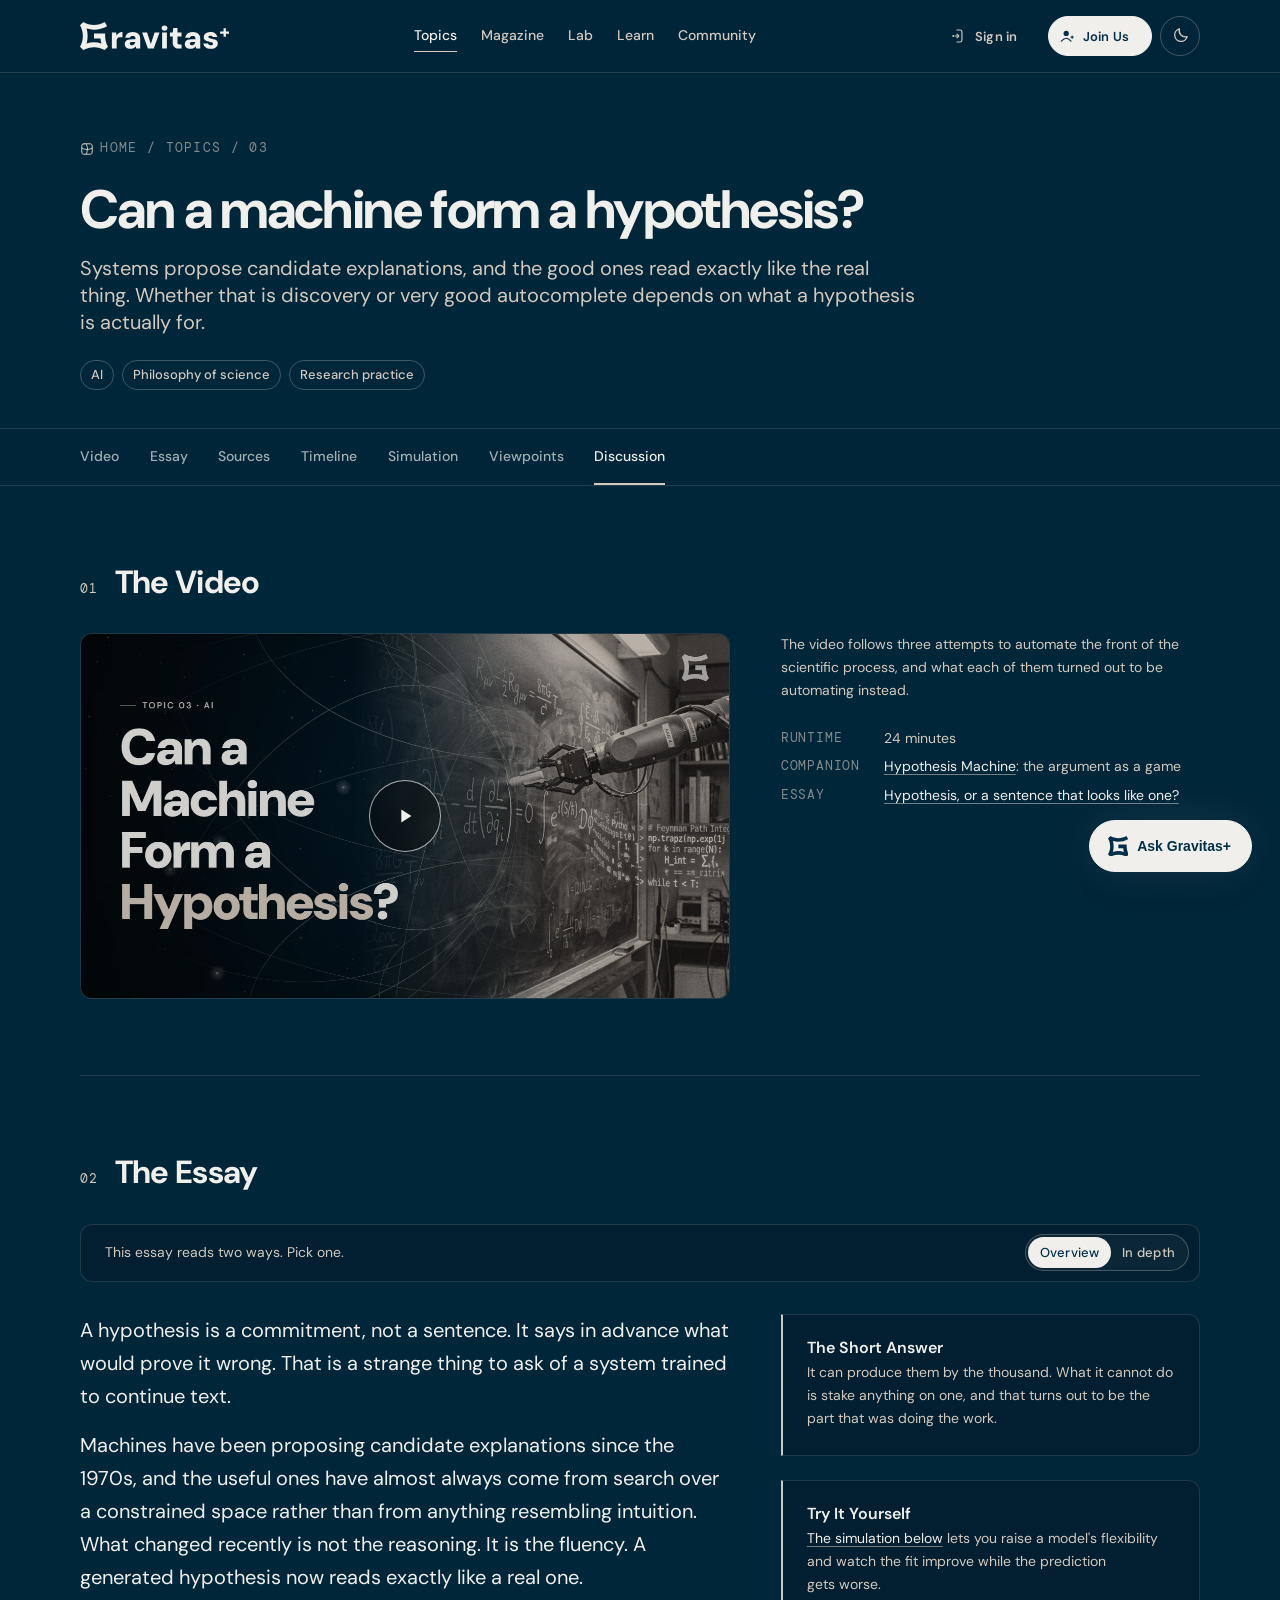
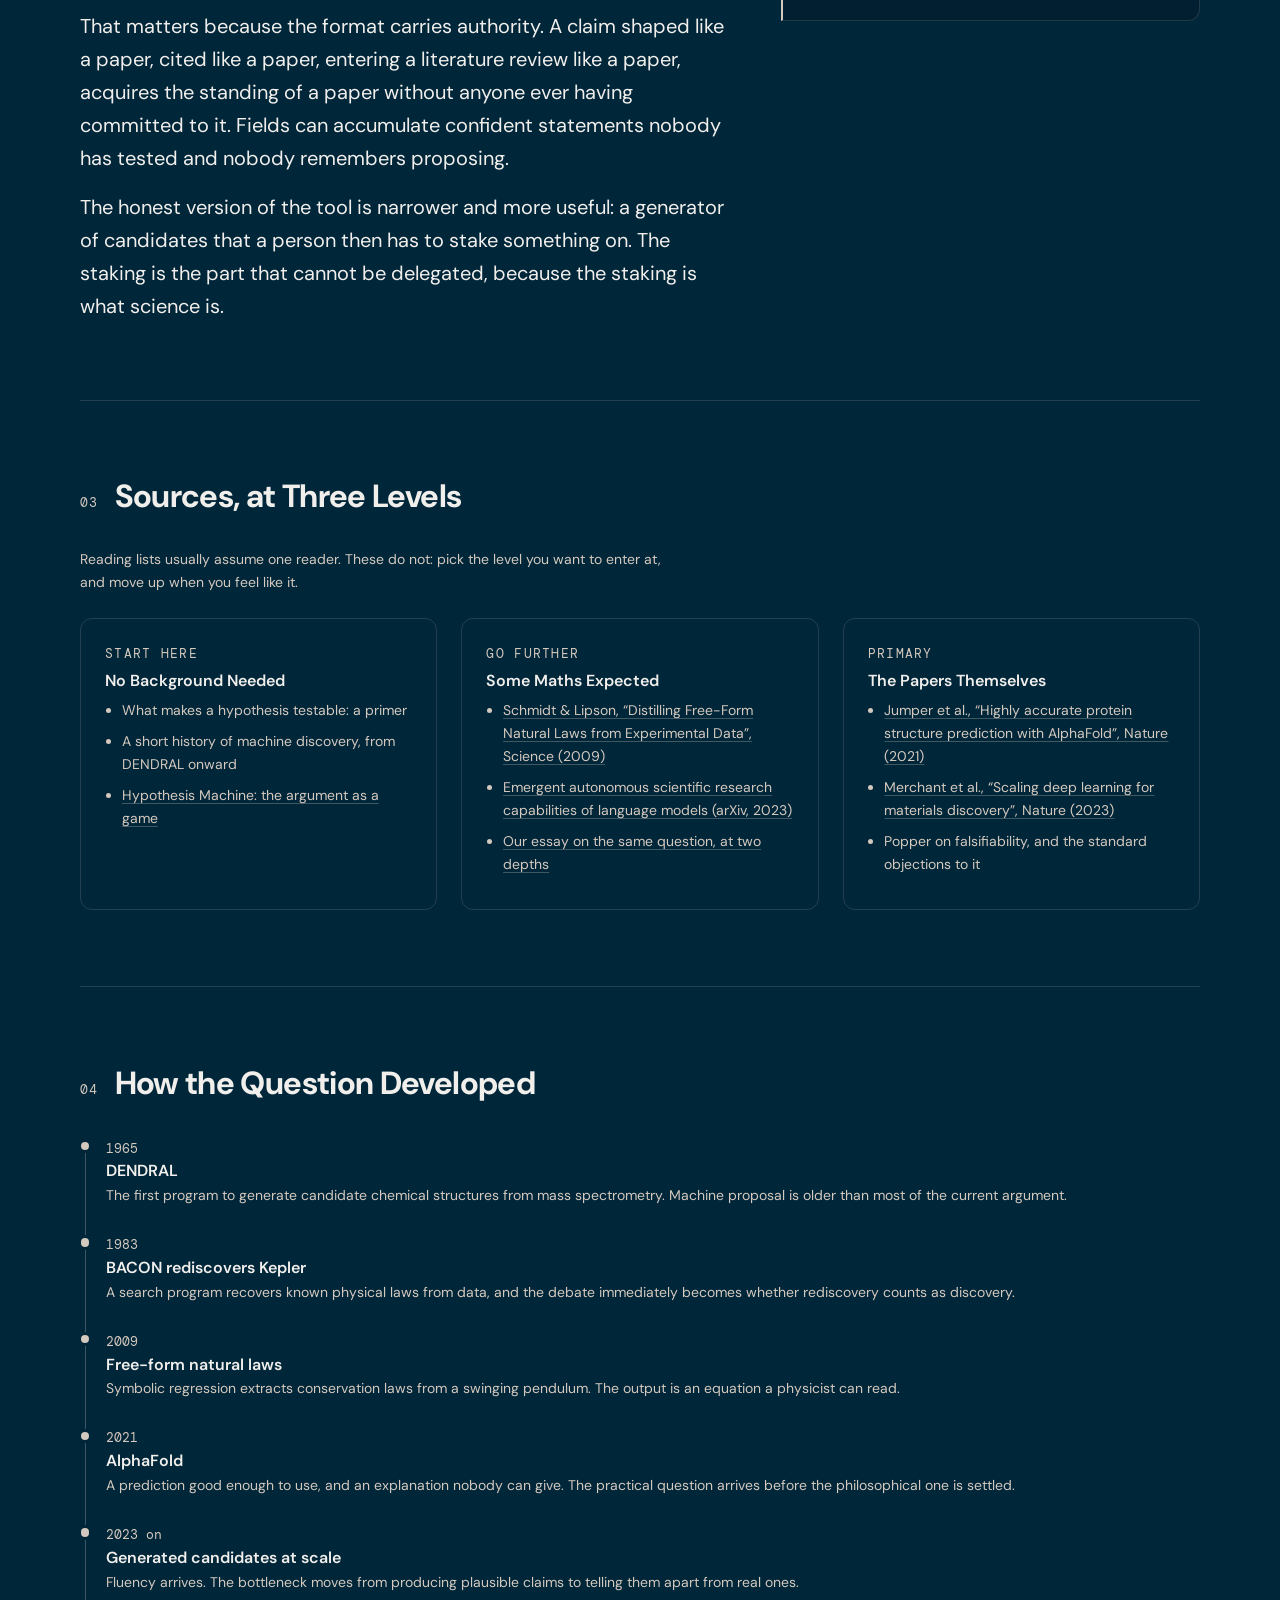
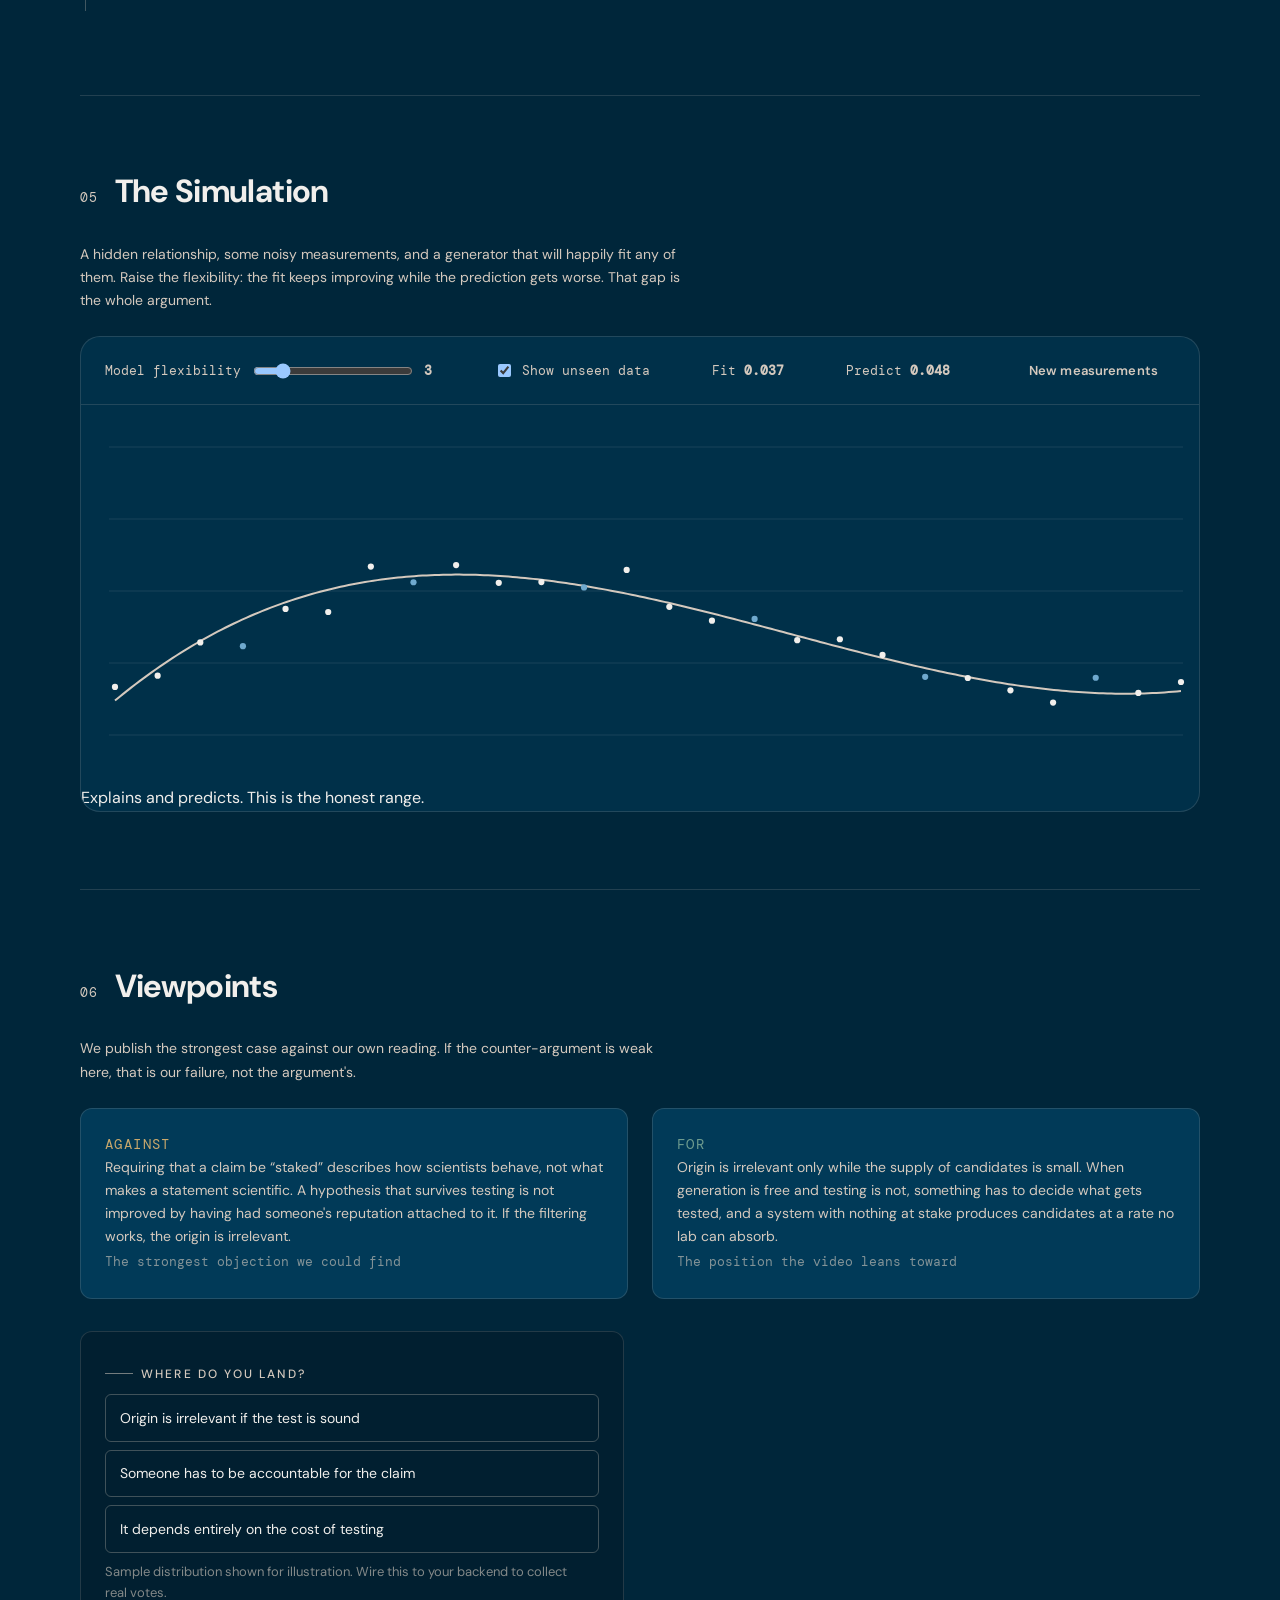
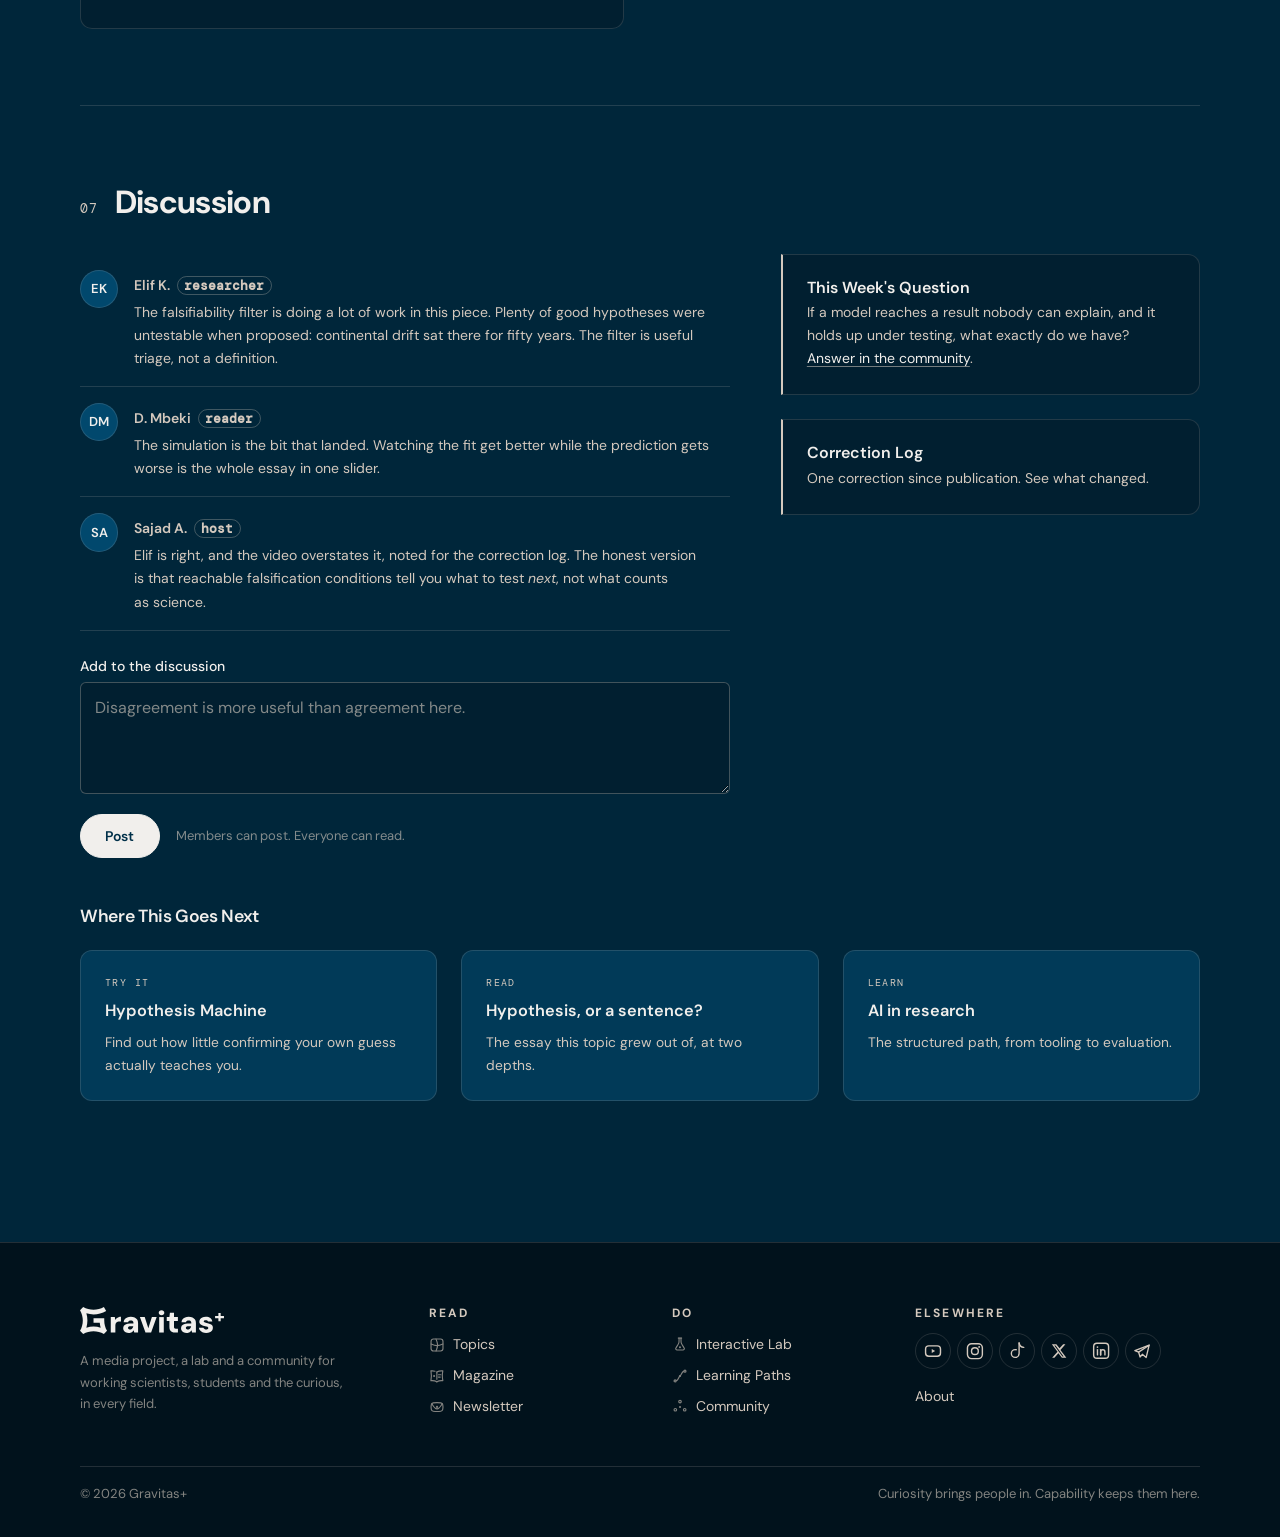
<file: topic-machine-hypothesis.html>
<!DOCTYPE html>
<html lang="en">
<head>
<meta charset="utf-8">
<meta name="viewport" content="width=device-width, initial-scale=1">
<script>
/* Theme, resolved before first paint. See assets/site.js for the toggle.
   Dark is the default full stop, not "dark unless your OS says otherwise":
   this is a night sky, and a visitor who has never touched the control should
   see the same site every time rather than one that depends on a setting they
   made for some other app. Only an explicit choice, stored here, overrides it. */
(function(){try{var s=localStorage.getItem('gravitas:theme');
document.documentElement.setAttribute('data-theme',s==='light'?'light':'dark');
}catch(e){document.documentElement.setAttribute('data-theme','dark');}})();
</script>
<title>Can a machine form a hypothesis? · Gravitas+ Topic 03</title>
<meta name="description" content="Systems propose candidate explanations. Whether that is discovery or very good autocomplete depends on what a hypothesis is for.">
<link rel="icon" href="assets/favicon.svg" type="image/svg+xml">
<link rel="mask-icon" href="assets/monogram.svg" color="#003049">
<meta name="theme-color" content="#00263a">
<link rel="preconnect" href="https://fonts.googleapis.com">
<link rel="preconnect" href="https://fonts.gstatic.com" crossorigin>
<link href="https://fonts.googleapis.com/css2?family=DM+Sans:ital,opsz,wght@0,9..40,100..1000;1,9..40,100..1000&family=DM+Mono:wght@300;400;500&display=swap" rel="stylesheet">
<link rel="stylesheet" href="assets/gravitas.css">
<link rel="stylesheet" href="assets/site.css">

<link rel="stylesheet" href="assets/chat.css">
</head>
<body class="is-overview">
<a class="g-skip-link" href="#main">Skip to content</a>
<header class="g-header">
  <div class="g-container g-header__inner">
    <a class="g-logo" href="index.html" aria-label="Gravitas+ home"><svg id="Layer_2" data-name="Layer 2" xmlns="http://www.w3.org/2000/svg" viewBox="0 0 630.63 118.24" fill="currentColor">
  <g id="Layer_1-2" data-name="Layer 1">
    <g>
      <path d="M106.06,49.06h-46.96v20.16h27.29c.65,7.22,2.02,14.31,4.03,21.24-20.24-5.97-42.41-5.97-62.6,0,2.94-10.12,4.47-20.68,4.47-31.32s-1.53-21.2-4.47-31.32c10.12,2.98,20.64,4.51,31.28,4.51,19.55,0,38.7-5.16,55.47-14.88L104.45.04c-13.71,7.94-29.39,12.13-45.35,12.13S27.49,7.98,13.79,0L0,13.79c7.94,13.71,12.13,29.39,12.13,45.35S7.94,90.78,0,104.45l13.79,13.79c13.67-7.94,29.35-12.13,45.31-12.13s31.6,4.19,45.35,12.13l13.79-13.79c-7.98-13.67-12.17-29.35-12.17-45.31v-10.08Z"/>
      <path d="M160.51,49.21c-2.41,2.06-4.52,4.52-6.3,7.38l-1.74-12.34h-17.84v67.6h20.12v-30.18c0-3.4.4-6.24,1.21-8.52.8-2.28,2.01-4.09,3.62-5.43,1.61-1.34,3.49-2.3,5.63-2.89,2.15-.58,4.56-.87,7.24-.87h6.84v-21.33c-3.85,0-7.33.58-10.46,1.74-3.13,1.17-5.9,2.78-8.32,4.83Z"/>
      <path d="M239.25,45.72c-4.74-2.05-10.33-3.08-16.77-3.08-5.9,0-11.15,1.03-15.76,3.08-4.61,2.06-8.25,4.87-10.93,8.45-2.68,3.57-4.25,7.78-4.69,12.61h19.31c.54-2.68,1.88-4.67,4.02-5.97,2.15-1.3,4.78-1.94,7.91-1.94,2.95,0,5.28.49,6.98,1.48,1.7.98,2.93,2.48,3.69,4.49.76,2.01,1.14,4.54,1.14,7.58h-16.23c-6.71,0-12.18.9-16.43,2.68-4.25,1.79-7.38,4.27-9.39,7.44-2.01,3.17-3.02,6.73-3.02,10.66s.87,7.16,2.61,10.2c1.74,3.04,4.47,5.48,8.18,7.31,3.71,1.83,8.34,2.75,13.88,2.75,2.68,0,5.09-.27,7.24-.81,2.15-.54,4.11-1.31,5.91-2.35,1.79-1.03,3.35-2.23,4.69-3.62,1.34-1.39,2.5-2.93,3.49-4.63l2.41,9.79h16.77v-41.85c0-5.99-1.32-11.02-3.96-15.09-2.64-4.07-6.33-7.13-11.07-9.19ZM231.54,89.78c-.76,1.66-1.74,3.11-2.95,4.36-1.2,1.25-2.61,2.24-4.22,2.95-1.61.72-3.44,1.07-5.5,1.07-1.61,0-3.06-.27-4.36-.81-1.3-.54-2.33-1.3-3.09-2.28s-1.14-2.23-1.14-3.76c0-1.34.33-2.57,1-3.69.67-1.11,1.77-1.96,3.29-2.55,1.52-.58,3.4-.87,5.63-.87h13.01c-.36,2.06-.92,3.91-1.68,5.57Z"/>
      <polygon points="299.2 92.93 283.38 44.25 262.32 44.25 286.73 111.85 311.41 111.85 335.82 44.25 314.9 44.25 299.2 92.93"/>
      <path d="M365.8,17.69c-2.28-2.05-5.26-3.08-8.92-3.08s-6.48,1.03-8.72,3.08c-2.24,2.06-3.35,4.7-3.35,7.92s1.11,5.72,3.35,7.78c2.24,2.05,5.14,3.08,8.72,3.08s6.64-1.03,8.92-3.08c2.28-2.06,3.42-4.65,3.42-7.78s-1.14-5.86-3.42-7.92Z"/>
      <rect x="346.82" y="44.25" width="20.12" height="67.6"/>
      <path d="M413.55,93.14c-1.21-1.12-1.81-3.02-1.81-5.7v-26.42h17.03v-16.77h-17.03v-19.05h-17.98l-2.15,19.05h-11.67v16.77h11.67v26.16c0,6.17,1.03,11.05,3.09,14.62,2.06,3.57,4.96,6.15,8.72,7.71,3.76,1.56,8.05,2.35,12.88,2.35h12.61v-17.03h-9.12c-2.95,0-5.03-.56-6.24-1.68Z"/>
      <path d="M492.75,45.72c-4.74-2.05-10.33-3.08-16.77-3.08-5.9,0-11.15,1.03-15.76,3.08-4.61,2.06-8.25,4.87-10.93,8.45-2.68,3.57-4.25,7.78-4.69,12.61h19.31c.54-2.68,1.88-4.67,4.02-5.97,2.15-1.3,4.78-1.94,7.91-1.94,2.95,0,5.28.49,6.98,1.48,1.7.98,2.93,2.48,3.69,4.49.76,2.01,1.14,4.54,1.14,7.58h-16.23c-6.71,0-12.18.9-16.43,2.68-4.25,1.79-7.38,4.27-9.39,7.44-2.01,3.17-3.02,6.73-3.02,10.66s.87,7.16,2.61,10.2,4.47,5.48,8.18,7.31c3.71,1.83,8.34,2.75,13.88,2.75,2.68,0,5.09-.27,7.24-.81,2.15-.54,4.11-1.31,5.9-2.35,1.79-1.03,3.35-2.23,4.69-3.62,1.34-1.39,2.5-2.93,3.49-4.63l2.41,9.79h16.77v-41.85c0-5.99-1.32-11.02-3.96-15.09-2.64-4.07-6.33-7.13-11.07-9.19ZM485.04,89.78c-.76,1.66-1.74,3.11-2.95,4.36-1.2,1.25-2.61,2.24-4.22,2.95-1.61.72-3.44,1.07-5.5,1.07-1.61,0-3.06-.27-4.36-.81-1.3-.54-2.33-1.3-3.09-2.28-.76-.98-1.14-2.23-1.14-3.76,0-1.34.33-2.57,1-3.69.67-1.11,1.77-1.96,3.29-2.55,1.52-.58,3.4-.87,5.63-.87h13.01c-.36,2.06-.92,3.91-1.68,5.57Z"/>
      <path d="M569.27,73.96c-3.98-1.39-8.7-2.61-14.15-3.69-2.78-.54-5.15-1.14-7.11-1.81-1.97-.67-3.47-1.45-4.49-2.35-1.03-.89-1.54-1.88-1.54-2.95,0-1.52.76-2.79,2.28-3.82,1.52-1.03,3.71-1.54,6.57-1.54s4.98.49,6.64,1.47c1.65.99,2.75,2.37,3.29,4.16h18.78c-.9-6.35-3.78-11.4-8.65-15.15-4.87-3.76-11.51-5.63-19.92-5.63-5.99,0-11.11.96-15.36,2.88-4.25,1.93-7.46,4.49-9.66,7.71-2.19,3.22-3.28,6.84-3.28,10.87,0,3.49.71,6.33,2.15,8.52,1.43,2.19,3.4,4.02,5.9,5.5,2.5,1.48,5.34,2.66,8.52,3.55,3.17.89,6.37,1.74,9.59,2.55,2.77.54,5.14,1.12,7.11,1.74,1.96.63,3.46,1.37,4.49,2.22,1.03.85,1.54,2.12,1.54,3.82,0,1.07-.33,2.1-1,3.08-.67.98-1.72,1.77-3.15,2.35-1.43.58-3.22.87-5.37.87s-4.16-.36-5.77-1.07c-1.61-.71-2.88-1.68-3.82-2.88-.94-1.21-1.59-2.53-1.94-3.96h-19.98c.35,4.38,1.85,8.29,4.49,11.74,2.64,3.44,6.26,6.19,10.87,8.25,4.6,2.05,10.13,3.09,16.57,3.09,5.9,0,11.06-.98,15.49-2.95,4.42-1.96,7.82-4.63,10.19-7.98,2.37-3.35,3.56-7.22,3.56-11.6,0-4.74-1.14-8.4-3.42-11-2.28-2.59-5.41-4.58-9.39-5.97Z"/>
      <polygon points="630.63 39.65 616.16 39.65 616.16 26.52 606.31 26.52 606.31 39.65 591.77 39.65 591.77 49.43 606.31 49.43 606.31 62.65 616.16 62.65 616.16 49.43 630.63 49.43 630.63 39.65"/>
    </g>
  </g>
</svg></a>
    <nav class="g-nav" aria-label="Primary"><a class="g-nav__link" aria-current="page" href="topics.html"><svg class="g-ic g-nav__ic" viewBox="0 0 24 24" aria-hidden="true" fill="none" stroke="currentColor" stroke-linecap="round" stroke-linejoin="round" shape-rendering="geometricPrecision"><g transform="translate(2.282 2.283) scale(1.0407)" stroke-width="1.634"><rect x=".75" y=".75" width="17.2" height="17.2" rx="3.4" ry="3.4"/><path d="M.85,7.95c3.5,1.5,6,2.3,8.5,2.3s5-.8,8.5-2.3"/><path d="M7.95.85c1.5,3.5,2.3,6,2.3,8.5s-.8,5-2.3,8.5"/></g></svg>Topics</a><a class="g-nav__link" href="magazine.html"><svg class="g-ic g-nav__ic" viewBox="0 0 24 24" aria-hidden="true" fill="none" stroke="currentColor" stroke-linecap="round" stroke-linejoin="round" shape-rendering="geometricPrecision"><g transform="translate(1.971 3.385) scale(1.17763)" stroke-width="1.444"><path d="M8.35,2.33c2-1.3,4.5-1.8,7.6-1.5l-.11.58c-.73,3.91-.7,7.93.11,11.82h0c-3.1-.3-5.6.2-7.6,1.5"/><path d="M8.35,2.33v9.24"/><path d="M8.35,14.73c-2-1.3-4.5-1.8-7.6-1.5h0c.81-3.9.84-7.91.11-11.82l-.11-.58c1.98-.19,3.72-.06,5.23.41"/><path d="M10.38,5.74h3.1"/><path d="M10.38,8.74h2.2"/><circle cx="4.85" cy="7.24" r="1.316" fill="currentColor" stroke="none"/></g></svg>Magazine</a><a class="g-nav__link" href="lab.html"><svg class="g-ic g-nav__ic" viewBox="0 0 24 24" aria-hidden="true" fill="none" stroke="currentColor" stroke-linecap="round" stroke-linejoin="round" shape-rendering="geometricPrecision"><g transform="translate(4.844 0.9) scale(0.972826)" stroke-width="1.747"><path d="M4.7.75h5.2"/><path d="M5.9.75c0,8.29.39,6.94-4.03,13.95l-.79,1.25c-.89,1.41.12,3.2,1.8,3.2h9.04c1.68,0,2.69-1.79,1.8-3.2l-.79-1.25c-4.42-7.01-4.03-5.66-4.03-13.95"/><circle cx="7.3" cy="14.8" r="1.593" fill="currentColor" stroke="none"/></g></svg>Lab</a><a class="g-nav__link" href="learn.html"><svg class="g-ic g-nav__ic" viewBox="0 0 24 24" aria-hidden="true" fill="none" stroke="currentColor" stroke-linecap="round" stroke-linejoin="round" shape-rendering="geometricPrecision"><g transform="translate(2.353 2.45) scale(0.962366)" stroke-width="1.766"><path d="M4.45,17.15c3-.8,3.2-5.8,5.6-7.2"/><path d="M10.05,9.95c2.4-1.4,2.6-6.4,5.6-7.2"/><circle cx="2.35" cy="17.55" r="1.6"/><circle cx="17.75" cy="2.35" r="1.6"/><circle cx="10.05" cy="9.95" r="1.611" fill="currentColor" stroke="none"/></g></svg>Learn</a><a class="g-nav__link" href="community.html"><svg class="g-ic g-nav__ic" viewBox="0 0 24 24" aria-hidden="true" fill="none" stroke="currentColor" stroke-linecap="round" stroke-linejoin="round" shape-rendering="geometricPrecision"><g transform="translate(2.252 1.167) scale(1.09681)" stroke-width="1.55"><circle cx="8.91" cy="2.5" r="1.75"/><circle cx="15.32" cy="13.6" r="1.75"/><circle cx="2.5" cy="13.6" r="1.75"/><circle cx="8.91" cy="9.9" r="1.413" fill="currentColor" stroke="none"/></g></svg>Community</a><span class="g-nav__sep" aria-hidden="true"></span><a class="g-nav__link gh-nav-signin" href="account.html#in"><svg class="g-ic g-nav__ic g-ic--signin" viewBox="0 0 24 24" aria-hidden="true" fill="none" stroke="currentColor" stroke-linecap="round" stroke-linejoin="round" shape-rendering="geometricPrecision"><g transform="translate(2.7 2.349) scale(0.967568)" stroke-width="1.757"><path d="M6.55.75h4.75c1.6,0,2.9,1.3,2.9,2.9v12.7c0,1.6-1.3,2.9-2.9,2.9h-4.75"/><path d="M3.55,10h5.4"/><path d="M6.55,7.3l2.7,2.7-2.7,2.7"/><circle cx="0.77" cy="10" r="1.602" fill="currentColor" stroke="none"/></g></svg>Sign in</a><a class="g-btn g-btn--primary g-btn--sm g-btn--lead gh-nav-join" href="community.html#join"><svg class="g-btn__icon" viewBox="0 0 24 24" aria-hidden="true" fill="none" stroke="currentColor" stroke-linecap="round" stroke-linejoin="round" shape-rendering="geometricPrecision"><g transform="translate(2.662 4.159) scale(1.11875)" stroke-width="1.52"><path d="M13.75,8.5h3M15.25,7v3"/><path d="M13.75,14c-2.41-2.67-4.53-4-6.5-4s-4.09,1.33-6.5,4"/><circle cx="7.25" cy="3.5" r="3.5" fill="currentColor" stroke="none"/></g></svg><span>Join Us</span></a></nav>
    <div class="gh-actions">
      <a class="g-btn g-btn--ghost g-btn--sm g-btn--lead gh-signin" href="account.html#in"><svg class="g-btn__icon" viewBox="0 0 24 24" aria-hidden="true" fill="none" stroke="currentColor" stroke-linecap="round" stroke-linejoin="round" shape-rendering="geometricPrecision"><g transform="translate(2.7 2.349) scale(0.967568)" stroke-width="1.757"><path d="M6.55.75h4.75c1.6,0,2.9,1.3,2.9,2.9v12.7c0,1.6-1.3,2.9-2.9,2.9h-4.75"/><path d="M3.55,10h5.4"/><path d="M6.55,7.3l2.7,2.7-2.7,2.7"/><circle cx="0.77" cy="10" r="1.602" fill="currentColor" stroke="none"/></g></svg><span>Sign in</span></a>
      <!-- The header CTA is the site's single loudest control, and it used to
           point at a mailing list. The community is the thing this project is
           actually for, so it gets the slot. -->
      <a class="g-btn g-btn--primary g-btn--sm g-btn--lead lp-header__cta" href="community.html#join" aria-label="Join the Gravitas+ community">
        <svg class="g-btn__icon" viewBox="0 0 24 24" aria-hidden="true" fill="none" stroke="currentColor" stroke-linecap="round" stroke-linejoin="round" shape-rendering="geometricPrecision"><g transform="translate(2.662 4.159) scale(1.11875)" stroke-width="1.52"><path d="M13.75,8.5h3M15.25,7v3"/><path d="M13.75,14c-2.41-2.67-4.53-4-6.5-4s-4.09,1.33-6.5,4"/><circle cx="7.25" cy="3.5" r="3.5" fill="currentColor" stroke="none"/></g></svg>
        <span>Join Us</span>
      </a>
      <button class="theme-toggle" type="button" aria-pressed="false" aria-label="Switch colour theme" title="Switch colour theme">
        <svg class="ic-moon" viewBox="0 0 24 24" shape-rendering="geometricPrecision" fill="none" stroke="currentColor" stroke-width="1.8" stroke-linecap="round" stroke-linejoin="round" aria-hidden="true"><!-- The crescent sits centred by bounding box but not by mass: its area centroid measures (9.97, 14.03) against a 12,12 viewBox centre, which is why it read as low and left inside a circular button. Shifted part of the way back: correcting the full 2.03 would push the upper tip out of the box, so this splits the difference between the two centres, which is what optical centring is. --><g transform="translate(1.476 -1.425)"><path d="M20 14.2A8.2 8.2 0 0 1 9.8 4a8.4 8.4 0 1 0 10.2 10.2z"/></g></svg>
        <svg class="ic-sun" viewBox="0 0 24 24" shape-rendering="geometricPrecision" fill="none" stroke="currentColor" stroke-width="1.8" stroke-linecap="round" aria-hidden="true"><circle cx="12" cy="12" r="4.1"/><path d="M12 2.6v2.2M12 19.2v2.2M2.6 12h2.2M19.2 12h2.2M5.4 5.4l1.6 1.6M17 17l1.6 1.6M18.6 5.4 17 7M7 17l-1.6 1.6"/></svg>
      </button>
      <button class="lp-menu-btn" aria-label="Menu" aria-expanded="false">
        <svg width="20" height="20" viewBox="0 0 24 24" fill="none" stroke="currentColor" stroke-width="2"><path d="M4 7h16M4 12h16M4 17h16"/></svg>
      </button>
    </div>
  </div>
</header>
<main id="main">

<section class="page-head"><div class="g-container">
      <p class="crumb"><svg class="g-ic g-ic--sm crumb__ic" viewBox="0 0 24 24" aria-hidden="true" fill="none" stroke="currentColor" stroke-linecap="round" stroke-linejoin="round" shape-rendering="geometricPrecision"><g transform="translate(2.282 2.283) scale(1.0407)" stroke-width="1.634"><rect x=".75" y=".75" width="17.2" height="17.2" rx="3.4" ry="3.4"/><path d="M.85,7.95c3.5,1.5,6,2.3,8.5,2.3s5-.8,8.5-2.3"/><path d="M7.95.85c1.5,3.5,2.3,6,2.3,8.5s-.8,5-2.3,8.5"/></g></svg><a href="index.html">Home</a> / <a href="topics.html">Topics</a> / 03</p><h1>Can a machine form a hypothesis?</h1><p class="g-lead">Systems propose candidate explanations, and the good ones read exactly like the real thing. Whether that is discovery or very good autocomplete depends on what a hypothesis is actually for.</p><div class="pill-row g-mt-md">
       <span class="g-tag">AI</span><span class="g-tag">Philosophy of science</span>
       <span class="g-tag">Research practice</span></div>
    </div></section>

<div class="topic-nav"><div class="g-container"><nav class="topic-nav__row" aria-label="In this topic">
  <a href="#video">Video</a><a href="#essay">Essay</a><a href="#sources">Sources</a>
  <a href="#timeline">Timeline</a><a href="#sim">Simulation</a>
  <a href="#views">Viewpoints</a><a href="#talk">Discussion</a>
</nav></div></div>

<div class="g-container">

<section class="layer" id="video">
  <div class="layer__head"><span class="layer__n">01</span><h2>The Video</h2></div>
  <div class="split">
    <a class="is-flat video"  aria-label="Play the video" aria-disabled="true">
      <span class="video__play"><svg width="22" height="22" viewBox="0 0 24 24" fill="currentColor"><path d="M8 5v14l11-7z"/></svg></span>
    </a>
    <div>
      <p class="g-muted" style="font-size:var(--g-fs-small)">The video follows three attempts to
        automate the front of the scientific process, and what each of them turned out to be
        automating instead.</p>
      <dl class="kv g-mt-md">
        <dt>Runtime</dt><dd>24 minutes</dd>
        <dt>Companion</dt><dd><a href="game-hypothesis-machine.html">Hypothesis Machine</a>: the argument as a game</dd>
        <dt>Essay</dt><dd><a href="article-hypothesis-or-sentence.html">Hypothesis, or a sentence that looks like one?</a></dd>
      </dl>
    </div>
  </div>
</section>

<section class="layer" id="essay">
  <div class="layer__head"><span class="layer__n">02</span><h2>The Essay</h2></div>
  <div class="depthbar">
      <p class="depthbar__note">This essay reads two ways. Pick one.</p>
      <div class="depth" role="group" aria-label="Reading depth">
        <button type="button" data-depth="overview" aria-pressed="true">Overview</button>
        <button type="button" data-depth="deep" aria-pressed="false">In depth</button>
      </div>
    </div>

  <div class="split">
    <article class="g-prose">
      <div data-level="overview">
        <p>A hypothesis is a commitment, not a sentence. It says in advance what would prove it
          wrong. That is a strange thing to ask of a system trained to continue text.</p>
        <p>Machines have been proposing candidate explanations since the 1970s, and the useful ones
          have almost always come from search over a constrained space rather than from anything
          resembling intuition. What changed recently is not the reasoning. It is the fluency. A
          generated hypothesis now reads exactly like a real one.</p>
        <p>That matters because the format carries authority. A claim shaped like a paper, cited like
          a paper, entering a literature review like a paper, acquires the standing of a paper without
          anyone ever having committed to it. Fields can accumulate confident statements nobody has
          tested and nobody remembers proposing.</p>
        <p>The honest version of the tool is narrower and more useful: a generator of candidates that a
          person then has to stake something on. The staking is the part that cannot be delegated,
          because the staking is what science is.</p>
      </div>

      <div data-level="deep">
        <p>The interesting failure is not factual error. It is that nothing in next-token prediction
          enforces global consistency across a generated structure.</p>

        <h3>Fluent, and jointly unsatisfiable</h3>
        <p>Models can recite the criteria for a good hypothesis and still emit sets whose members are
          jointly unsatisfiable: a mechanism in one sentence, a scope condition in the next that the
          mechanism cannot meet. Retrieval grounding narrows the space of individually wrong
          statements; it does nothing to enforce coherence between them.</p>

        <h3>A cheap filter that works</h3>
        <p>There is a usable filter here, and it is cheap. Score a generated hypothesis by whether its
          stated falsification conditions are <em>reachable with the instruments you actually have</em>.
          Most of what looks impressive fails immediately; most of what survives is worth an afternoon.</p>

        <h3>Can commitment be engineered?</h3>
        <p>The deeper question is whether commitment can be engineered rather than simulated. It
          plausibly can, but it needs an architecture in which being wrong costs the system
          something, and we do not train for that. Until then, fluency in the grammar is not evidence
          of a claim, and we have no instrument that separates the two at a glance.</p>
        <p>This is the roadmap's question, <em>if a model reaches a result humans cannot explain, is
          that still science?</em>, arriving from the other direction. Explanation has never been a
          formal requirement of a scientific claim. It has been a practical one. Machine learning is
          the first thing to test whether the distinction survives contact with a working lab.</p>
      </div>
    </article>

    <aside class="aside">
      <div class="callout">
        <h4>The Short Answer</h4>
        <p>It can produce them by the thousand. What it cannot do is stake anything on one, and that turns out to be the part that was doing the work.</p>
      </div>
      <div class="callout g-mt-md">
        <h4>Try It Yourself</h4>
        <p><a href="#sim">The simulation below</a> lets you raise a model's flexibility and watch
          the fit improve while the prediction gets worse.</p>
      </div>
    </aside>
  </div>
</section>

<section class="layer" id="sources">
  <div class="layer__head"><span class="layer__n">03</span><h2>Sources, at Three Levels</h2></div>
  <p class="g-muted" style="font-size:var(--g-fs-small);max-width:60ch;margin-bottom:var(--g-space-md)">
    Reading lists usually assume one reader. These do not: pick the level you want to enter at, and
    move up when you feel like it.</p>
  <div class="levels">
    <div class="level"><p class="level__tag">Start here</p><h4>No Background Needed</h4><ul>
      <li><a  class="is-flat" aria-disabled="true">What makes a hypothesis testable: a primer</a></li>
      <li><a  class="is-flat" aria-disabled="true">A short history of machine discovery, from DENDRAL onward</a></li>
      <li><a href="game-hypothesis-machine.html">Hypothesis Machine: the argument as a game</a></li>
    </ul></div>
    <div class="level"><p class="level__tag">Go further</p><h4>Some Maths Expected</h4><ul>
      <li><a href="https://doi.org/10.1126/science.1165893" target="_blank" rel="noopener">Schmidt &amp; Lipson, “Distilling Free-Form Natural Laws from Experimental Data”, Science (2009)</a></li>
      <li><a href="https://arxiv.org/abs/2304.05332" target="_blank" rel="noopener">Emergent autonomous scientific research capabilities of language models (arXiv, 2023)</a></li>
      <li><a href="article-hypothesis-or-sentence.html">Our essay on the same question, at two depths</a></li>
    </ul></div>
    <div class="level"><p class="level__tag">Primary</p><h4>The Papers Themselves</h4><ul>
      <li><a href="https://doi.org/10.1038/s41586-021-03819-2" target="_blank" rel="noopener">Jumper et al., “Highly accurate protein structure prediction with AlphaFold”, Nature (2021)</a></li>
      <li><a href="https://doi.org/10.1038/s41586-023-06792-0" target="_blank" rel="noopener">Merchant et al., “Scaling deep learning for materials discovery”, Nature (2023)</a></li>
      <li><a  class="is-flat" aria-disabled="true">Popper on falsifiability, and the standard objections to it</a></li>
    </ul></div>
  </div>
</section>

<section class="layer" id="timeline">
  <div class="layer__head"><span class="layer__n">04</span><h2>How the Question Developed</h2></div>
  <div class="tl">
    <div class="tl__item"><span class="tl__yr">1965</span><h4>DENDRAL</h4><p>The first program to generate candidate chemical structures from mass spectrometry. Machine proposal is older than most of the current argument.</p></div>
    <div class="tl__item"><span class="tl__yr">1983</span><h4>BACON rediscovers Kepler</h4><p>A search program recovers known physical laws from data, and the debate immediately becomes whether rediscovery counts as discovery.</p></div>
    <div class="tl__item"><span class="tl__yr">2009</span><h4>Free-form natural laws</h4><p>Symbolic regression extracts conservation laws from a swinging pendulum. The output is an equation a physicist can read.</p></div>
    <div class="tl__item"><span class="tl__yr">2021</span><h4>AlphaFold</h4><p>A prediction good enough to use, and an explanation nobody can give. The practical question arrives before the philosophical one is settled.</p></div>
    <div class="tl__item"><span class="tl__yr">2023 on</span><h4>Generated candidates at scale</h4><p>Fluency arrives. The bottleneck moves from producing plausible claims to telling them apart from real ones.</p></div>
  </div>
</section>

<section class="layer" id="sim">
  <div class="layer__head"><span class="layer__n">05</span><h2>The Simulation</h2></div>
  <p class="g-muted" style="font-size:var(--g-fs-small);max-width:62ch;margin-bottom:var(--g-space-md)">
    A hidden relationship, some noisy measurements, and a generator that will happily fit any of
    them. Raise the flexibility: the fit keeps improving while the prediction gets worse. That gap
    is the whole argument.</p>
  <div class="play">
    <div class="play__bar">
      <label for="deg" style="display:flex;align-items:center;gap:.6rem">Model flexibility
        <input id="deg" type="range" min="1" max="14" value="3" step="1" style="width:10rem">
        <b id="degv" class="g-mono">3</b></label>
      <label for="held" style="display:flex;align-items:center;gap:.45rem">
        <input id="held" type="checkbox" checked> Show unseen data</label>
      <span>Fit <b id="ein" class="g-mono">–</b></span>
      <span>Predict <b id="eout" class="g-mono">–</b></span>
      <button class="g-btn g-btn--ghost g-btn--sm" id="resample" type="button">New measurements</button>
    </div>
    <div class="play__body play__body--fig">
      <canvas id="sim-c" style="width:100%;height:340px;display:block" role="img"
              aria-label="A curve fitted to sample points, with held-out points shown separately"></canvas>
    </div>
    <p class="play__note" id="verdict">–</p>
  </div>
</section>

<section class="layer" id="views">
  <div class="layer__head"><span class="layer__n">06</span><h2>Viewpoints</h2></div>
  <p class="g-muted" style="font-size:var(--g-fs-small);max-width:60ch;margin-bottom:var(--g-space-md)">
    We publish the strongest case against our own reading. If the counter-argument is weak here,
    that is our failure, not the argument's.</p>
  <div class="views">
    <div class="view view--against"><p class="view__tag">Against</p>
      <p>Requiring that a claim be “staked” describes how scientists behave, not what makes a
        statement scientific. A hypothesis that survives testing is not improved by having had
        someone's reputation attached to it. If the filtering works, the origin is irrelevant.</p>
      <cite>The strongest objection we could find</cite></div>
    <div class="view view--for"><p class="view__tag">For</p>
      <p>Origin is irrelevant only while the supply of candidates is small. When generation is
        free and testing is not, something has to decide what gets tested, and a system with
        nothing at stake produces candidates at a rate no lab can absorb.</p>
      <cite>The position the video leans toward</cite></div>
  </div>
  <div class="poll g-mt-lg" style="max-width:34rem">
    <p class="g-eyebrow">Where do you land?</p>
    <button class="poll__opt" data-share="29" aria-pressed="false"><span class="poll__bar"></span>
      <span class="poll__txt"><span>Origin is irrelevant if the test is sound</span><span class="poll__pct"></span></span></button>
    <button class="poll__opt" data-share="46" aria-pressed="false"><span class="poll__bar"></span>
      <span class="poll__txt"><span>Someone has to be accountable for the claim</span><span class="poll__pct"></span></span></button>
    <button class="poll__opt" data-share="25" aria-pressed="false"><span class="poll__bar"></span>
      <span class="poll__txt"><span>It depends entirely on the cost of testing</span><span class="poll__pct"></span></span></button>
    <p class="g-subtle" style="font-size:var(--g-fs-caption);margin-top:var(--g-space-2xs)">
      Sample distribution shown for illustration. Wire this to your backend to collect real votes.</p>
  </div>
</section>

<section class="layer" id="talk">
  <div class="layer__head"><span class="layer__n">07</span><h2>Discussion</h2></div>
  <div class="split">
    <div>
      <div class="comment"><span class="avatar">EK</span><div>
        <p class="comment__who">Elif K.<span class="comment__role">researcher</span></p>
        <p>The falsifiability filter is doing a lot of work in this piece. Plenty of good
          hypotheses were untestable when proposed: continental drift sat there for fifty years.
          The filter is useful triage, not a definition.</p></div></div>
      <div class="comment"><span class="avatar">DM</span><div>
        <p class="comment__who">D. Mbeki<span class="comment__role">reader</span></p>
        <p>The simulation is the bit that landed. Watching the fit get better while the prediction
          gets worse is the whole essay in one slider.</p></div></div>
      <div class="comment"><span class="avatar">SA</span><div>
        <p class="comment__who">Sajad A.<span class="comment__role">host</span></p>
        <p>Elif is right, and the video overstates it, noted for the correction log. The honest
          version is that reachable falsification conditions tell you what to test <em>next</em>,
          not what counts as science.</p></div></div>
      <form class="g-field g-mt-md" data-demo-form>
        <label class="g-label" for="c">Add to the discussion</label>
        <textarea class="g-textarea" id="c" placeholder="Disagreement is more useful than agreement here."></textarea>
        <div class="g-cluster g-mt-sm"><button class="g-btn g-btn--primary" type="submit">Post</button>
          <span class="g-hint" data-form-note>Members can post. Everyone can read.</span></div>
      </form>
    </div>
    <aside class="aside">
      <div class="callout"><h4>This Week's Question</h4>
        <p>If a model reaches a result nobody can explain, and it holds up under testing, what
          exactly do we have? <a href="community.html">Answer in the community</a>.</p></div>
      <div class="callout g-mt-md"><h4>Correction Log</h4>
        <p>One correction since publication. <a  class="is-flat" aria-disabled="true">See what changed</a>.</p></div>
    </aside>
  </div>

  <div class="art__next">
    <h3>Where This Goes Next</h3>
    <div class="g-grid g-grid--3">
      <a class="nextcard" href="game-hypothesis-machine.html">
        <span class="nextcard__k">Try it</span><strong>Hypothesis Machine</strong>
        <span>Find out how little confirming your own guess actually teaches you.</span></a>
      <a class="nextcard" href="article-hypothesis-or-sentence.html">
        <span class="nextcard__k">Read</span><strong>Hypothesis, or a sentence?</strong>
        <span>The essay this topic grew out of, at two depths.</span></a>
      <a class="nextcard" href="path-ai-in-research.html">
        <span class="nextcard__k">Learn</span><strong>AI in research</strong>
        <span>The structured path, from tooling to evaluation.</span></a>
    </div>
  </div>
</section>

</div>

</main>
<footer class="g-footer">
  <div class="g-container">
    <div class="g-footer__grid">
      <div>
        <div style="width:9rem"><svg id="Layer_2" data-name="Layer 2" xmlns="http://www.w3.org/2000/svg" viewBox="0 0 630.63 118.24" fill="currentColor">
  <g id="Layer_1-2" data-name="Layer 1">
    <g>
      <path d="M106.06,49.06h-46.96v20.16h27.29c.65,7.22,2.02,14.31,4.03,21.24-20.24-5.97-42.41-5.97-62.6,0,2.94-10.12,4.47-20.68,4.47-31.32s-1.53-21.2-4.47-31.32c10.12,2.98,20.64,4.51,31.28,4.51,19.55,0,38.7-5.16,55.47-14.88L104.45.04c-13.71,7.94-29.39,12.13-45.35,12.13S27.49,7.98,13.79,0L0,13.79c7.94,13.71,12.13,29.39,12.13,45.35S7.94,90.78,0,104.45l13.79,13.79c13.67-7.94,29.35-12.13,45.31-12.13s31.6,4.19,45.35,12.13l13.79-13.79c-7.98-13.67-12.17-29.35-12.17-45.31v-10.08Z"/>
      <path d="M160.51,49.21c-2.41,2.06-4.52,4.52-6.3,7.38l-1.74-12.34h-17.84v67.6h20.12v-30.18c0-3.4.4-6.24,1.21-8.52.8-2.28,2.01-4.09,3.62-5.43,1.61-1.34,3.49-2.3,5.63-2.89,2.15-.58,4.56-.87,7.24-.87h6.84v-21.33c-3.85,0-7.33.58-10.46,1.74-3.13,1.17-5.9,2.78-8.32,4.83Z"/>
      <path d="M239.25,45.72c-4.74-2.05-10.33-3.08-16.77-3.08-5.9,0-11.15,1.03-15.76,3.08-4.61,2.06-8.25,4.87-10.93,8.45-2.68,3.57-4.25,7.78-4.69,12.61h19.31c.54-2.68,1.88-4.67,4.02-5.97,2.15-1.3,4.78-1.94,7.91-1.94,2.95,0,5.28.49,6.98,1.48,1.7.98,2.93,2.48,3.69,4.49.76,2.01,1.14,4.54,1.14,7.58h-16.23c-6.71,0-12.18.9-16.43,2.68-4.25,1.79-7.38,4.27-9.39,7.44-2.01,3.17-3.02,6.73-3.02,10.66s.87,7.16,2.61,10.2c1.74,3.04,4.47,5.48,8.18,7.31,3.71,1.83,8.34,2.75,13.88,2.75,2.68,0,5.09-.27,7.24-.81,2.15-.54,4.11-1.31,5.91-2.35,1.79-1.03,3.35-2.23,4.69-3.62,1.34-1.39,2.5-2.93,3.49-4.63l2.41,9.79h16.77v-41.85c0-5.99-1.32-11.02-3.96-15.09-2.64-4.07-6.33-7.13-11.07-9.19ZM231.54,89.78c-.76,1.66-1.74,3.11-2.95,4.36-1.2,1.25-2.61,2.24-4.22,2.95-1.61.72-3.44,1.07-5.5,1.07-1.61,0-3.06-.27-4.36-.81-1.3-.54-2.33-1.3-3.09-2.28s-1.14-2.23-1.14-3.76c0-1.34.33-2.57,1-3.69.67-1.11,1.77-1.96,3.29-2.55,1.52-.58,3.4-.87,5.63-.87h13.01c-.36,2.06-.92,3.91-1.68,5.57Z"/>
      <polygon points="299.2 92.93 283.38 44.25 262.32 44.25 286.73 111.85 311.41 111.85 335.82 44.25 314.9 44.25 299.2 92.93"/>
      <path d="M365.8,17.69c-2.28-2.05-5.26-3.08-8.92-3.08s-6.48,1.03-8.72,3.08c-2.24,2.06-3.35,4.7-3.35,7.92s1.11,5.72,3.35,7.78c2.24,2.05,5.14,3.08,8.72,3.08s6.64-1.03,8.92-3.08c2.28-2.06,3.42-4.65,3.42-7.78s-1.14-5.86-3.42-7.92Z"/>
      <rect x="346.82" y="44.25" width="20.12" height="67.6"/>
      <path d="M413.55,93.14c-1.21-1.12-1.81-3.02-1.81-5.7v-26.42h17.03v-16.77h-17.03v-19.05h-17.98l-2.15,19.05h-11.67v16.77h11.67v26.16c0,6.17,1.03,11.05,3.09,14.62,2.06,3.57,4.96,6.15,8.72,7.71,3.76,1.56,8.05,2.35,12.88,2.35h12.61v-17.03h-9.12c-2.95,0-5.03-.56-6.24-1.68Z"/>
      <path d="M492.75,45.72c-4.74-2.05-10.33-3.08-16.77-3.08-5.9,0-11.15,1.03-15.76,3.08-4.61,2.06-8.25,4.87-10.93,8.45-2.68,3.57-4.25,7.78-4.69,12.61h19.31c.54-2.68,1.88-4.67,4.02-5.97,2.15-1.3,4.78-1.94,7.91-1.94,2.95,0,5.28.49,6.98,1.48,1.7.98,2.93,2.48,3.69,4.49.76,2.01,1.14,4.54,1.14,7.58h-16.23c-6.71,0-12.18.9-16.43,2.68-4.25,1.79-7.38,4.27-9.39,7.44-2.01,3.17-3.02,6.73-3.02,10.66s.87,7.16,2.61,10.2,4.47,5.48,8.18,7.31c3.71,1.83,8.34,2.75,13.88,2.75,2.68,0,5.09-.27,7.24-.81,2.15-.54,4.11-1.31,5.9-2.35,1.79-1.03,3.35-2.23,4.69-3.62,1.34-1.39,2.5-2.93,3.49-4.63l2.41,9.79h16.77v-41.85c0-5.99-1.32-11.02-3.96-15.09-2.64-4.07-6.33-7.13-11.07-9.19ZM485.04,89.78c-.76,1.66-1.74,3.11-2.95,4.36-1.2,1.25-2.61,2.24-4.22,2.95-1.61.72-3.44,1.07-5.5,1.07-1.61,0-3.06-.27-4.36-.81-1.3-.54-2.33-1.3-3.09-2.28-.76-.98-1.14-2.23-1.14-3.76,0-1.34.33-2.57,1-3.69.67-1.11,1.77-1.96,3.29-2.55,1.52-.58,3.4-.87,5.63-.87h13.01c-.36,2.06-.92,3.91-1.68,5.57Z"/>
      <path d="M569.27,73.96c-3.98-1.39-8.7-2.61-14.15-3.69-2.78-.54-5.15-1.14-7.11-1.81-1.97-.67-3.47-1.45-4.49-2.35-1.03-.89-1.54-1.88-1.54-2.95,0-1.52.76-2.79,2.28-3.82,1.52-1.03,3.71-1.54,6.57-1.54s4.98.49,6.64,1.47c1.65.99,2.75,2.37,3.29,4.16h18.78c-.9-6.35-3.78-11.4-8.65-15.15-4.87-3.76-11.51-5.63-19.92-5.63-5.99,0-11.11.96-15.36,2.88-4.25,1.93-7.46,4.49-9.66,7.71-2.19,3.22-3.28,6.84-3.28,10.87,0,3.49.71,6.33,2.15,8.52,1.43,2.19,3.4,4.02,5.9,5.5,2.5,1.48,5.34,2.66,8.52,3.55,3.17.89,6.37,1.74,9.59,2.55,2.77.54,5.14,1.12,7.11,1.74,1.96.63,3.46,1.37,4.49,2.22,1.03.85,1.54,2.12,1.54,3.82,0,1.07-.33,2.1-1,3.08-.67.98-1.72,1.77-3.15,2.35-1.43.58-3.22.87-5.37.87s-4.16-.36-5.77-1.07c-1.61-.71-2.88-1.68-3.82-2.88-.94-1.21-1.59-2.53-1.94-3.96h-19.98c.35,4.38,1.85,8.29,4.49,11.74,2.64,3.44,6.26,6.19,10.87,8.25,4.6,2.05,10.13,3.09,16.57,3.09,5.9,0,11.06-.98,15.49-2.95,4.42-1.96,7.82-4.63,10.19-7.98,2.37-3.35,3.56-7.22,3.56-11.6,0-4.74-1.14-8.4-3.42-11-2.28-2.59-5.41-4.58-9.39-5.97Z"/>
      <polygon points="630.63 39.65 616.16 39.65 616.16 26.52 606.31 26.52 606.31 39.65 591.77 39.65 591.77 49.43 606.31 49.43 606.31 62.65 616.16 62.65 616.16 49.43 630.63 49.43 630.63 39.65"/>
    </g>
  </g>
</svg></div>
        <p class="g-mt-sm g-subtle" style="font-size:var(--g-fs-caption);max-width:30ch">
          A media project, a lab and a community for working scientists, students and
          the curious, in every field.</p>
      </div>
      <div><h5 class="g-footer__heading">Read</h5>
        <div class="g-stack g-stack--xs g-stack--ic"><a href="topics.html"><svg class="g-ic g-ic--sm" viewBox="0 0 24 24" aria-hidden="true" fill="none" stroke="currentColor" stroke-linecap="round" stroke-linejoin="round" shape-rendering="geometricPrecision"><g transform="translate(2.282 2.283) scale(1.0407)" stroke-width="1.634"><rect x=".75" y=".75" width="17.2" height="17.2" rx="3.4" ry="3.4"/><path d="M.85,7.95c3.5,1.5,6,2.3,8.5,2.3s5-.8,8.5-2.3"/><path d="M7.95.85c1.5,3.5,2.3,6,2.3,8.5s-.8,5-2.3,8.5"/></g></svg><span>Topics</span></a><a href="magazine.html"><svg class="g-ic g-ic--sm" viewBox="0 0 24 24" aria-hidden="true" fill="none" stroke="currentColor" stroke-linecap="round" stroke-linejoin="round" shape-rendering="geometricPrecision"><g transform="translate(1.971 3.385) scale(1.17763)" stroke-width="1.444"><path d="M8.35,2.33c2-1.3,4.5-1.8,7.6-1.5l-.11.58c-.73,3.91-.7,7.93.11,11.82h0c-3.1-.3-5.6.2-7.6,1.5"/><path d="M8.35,2.33v9.24"/><path d="M8.35,14.73c-2-1.3-4.5-1.8-7.6-1.5h0c.81-3.9.84-7.91.11-11.82l-.11-.58c1.98-.19,3.72-.06,5.23.41"/><path d="M10.38,5.74h3.1"/><path d="M10.38,8.74h2.2"/><circle cx="4.85" cy="7.24" r="1.316" fill="currentColor" stroke="none"/></g></svg><span>Magazine</span></a><a href="newsletter.html"><svg class="g-ic g-ic--sm" viewBox="0 0 24 24" aria-hidden="true" fill="none" stroke="currentColor" stroke-linecap="round" stroke-linejoin="round" shape-rendering="geometricPrecision"><g transform="translate(2.332 4.76) scale(0.994444)" stroke-width="1.709"><path d="M1.98,2.26c2.88,5.22,5.41,7.83,7.77,7.83s4.89-2.61,7.77-7.83"/><path d="M18.39,3.84c.47,2.28.48,4.67,0,7.03-.29,1.44-1.47,2.53-2.92,2.73-3.8.51-7.66.51-11.46,0-1.45-.19-2.62-1.27-2.91-2.7-.47-2.28-.48-4.67,0-7.03.29-1.44,1.47-2.53,2.92-2.73,3.8-.51,7.66-.51,11.46,0,1.45.19,2.62,1.27,2.91,2.7Z"/><circle cx="9.75" cy="7.11" r="1.559" fill="currentColor" stroke="none"/></g></svg><span>Newsletter</span></a></div></div>
      <div><h5 class="g-footer__heading">Do</h5>
        <div class="g-stack g-stack--xs g-stack--ic"><a href="lab.html"><svg class="g-ic g-ic--sm" viewBox="0 0 24 24" aria-hidden="true" fill="none" stroke="currentColor" stroke-linecap="round" stroke-linejoin="round" shape-rendering="geometricPrecision"><g transform="translate(4.844 0.9) scale(0.972826)" stroke-width="1.747"><path d="M4.7.75h5.2"/><path d="M5.9.75c0,8.29.39,6.94-4.03,13.95l-.79,1.25c-.89,1.41.12,3.2,1.8,3.2h9.04c1.68,0,2.69-1.79,1.8-3.2l-.79-1.25c-4.42-7.01-4.03-5.66-4.03-13.95"/><circle cx="7.3" cy="14.8" r="1.593" fill="currentColor" stroke="none"/></g></svg><span>Interactive Lab</span></a><a href="learn.html"><svg class="g-ic g-ic--sm" viewBox="0 0 24 24" aria-hidden="true" fill="none" stroke="currentColor" stroke-linecap="round" stroke-linejoin="round" shape-rendering="geometricPrecision"><g transform="translate(2.353 2.45) scale(0.962366)" stroke-width="1.766"><path d="M4.45,17.15c3-.8,3.2-5.8,5.6-7.2"/><path d="M10.05,9.95c2.4-1.4,2.6-6.4,5.6-7.2"/><circle cx="2.35" cy="17.55" r="1.6"/><circle cx="17.75" cy="2.35" r="1.6"/><circle cx="10.05" cy="9.95" r="1.611" fill="currentColor" stroke="none"/></g></svg><span>Learning Paths</span></a><a href="community.html"><svg class="g-ic g-ic--sm" viewBox="0 0 24 24" aria-hidden="true" fill="none" stroke="currentColor" stroke-linecap="round" stroke-linejoin="round" shape-rendering="geometricPrecision"><g transform="translate(2.252 1.167) scale(1.09681)" stroke-width="1.55"><circle cx="8.91" cy="2.5" r="1.75"/><circle cx="15.32" cy="13.6" r="1.75"/><circle cx="2.5" cy="13.6" r="1.75"/><circle cx="8.91" cy="9.9" r="1.413" fill="currentColor" stroke="none"/></g></svg><span>Community</span></a></div></div>
      <div><h5 class="g-footer__heading">Elsewhere</h5><ul class="lp-social"><li><a class="lp-social__link" href="#" aria-label="YouTube"><svg viewBox="0 0 24 24" shape-rendering="geometricPrecision" fill="none" stroke="currentColor" stroke-width="1.7"><g transform="translate(1.083 1.066) scale(0.9133)" stroke-width="1.861"><rect x="2.2" y="5.2" width="19.6" height="13.6" rx="4.2"/><path d="M10.3 9.4v5.2l4.5-2.6z" fill="currentColor" stroke="none"/></g></svg></a></li><li><a class="lp-social__link" href="#" aria-label="Instagram"><svg viewBox="0 0 24 24" shape-rendering="geometricPrecision" fill="none" stroke="currentColor" stroke-width="1.7"><g transform="translate(-0.043 0.227) scale(0.9944)" stroke-width="1.709"><rect x="3" y="3" width="18" height="18" rx="5"/><circle cx="12" cy="12" r="4.1"/><circle cx="17.1" cy="6.9" r="1.15" fill="currentColor" stroke="none"/></g></svg></a></li><li><a class="lp-social__link" href="#" aria-label="TikTok"><svg viewBox="0 0 24 24" shape-rendering="geometricPrecision" fill="none" stroke="currentColor" stroke-width="1.7" stroke-linecap="round" stroke-linejoin="round"><g transform="translate(-5.639 -2.009) scale(1.2928)" stroke-width="1.282"><path d="M15.6 3.3v9.9a3.6 3.6 0 1 1-3.6-3.6c.3 0 .6 0 .9.1"/><path d="M15.6 3.3c.3 2.3 2 4 4.3 4.2"/></g></svg></a></li><li><a class="lp-social__link" href="#" aria-label="X"><svg viewBox="0 0 24 24" shape-rendering="geometricPrecision" fill="currentColor"><g transform="translate(1.054 1.119) scale(0.9062)"><path d="M17.6 3h3l-6.6 7.6L21.8 21h-5.9l-4.6-6-5.3 6H3l7.1-8.1L2.6 3h6l4.2 5.5L17.6 3zm-1 16.2h1.6L7.5 4.7H5.8l10.8 14.5z"/></g></svg></a></li><li><a class="lp-social__link" href="#" aria-label="LinkedIn"><svg viewBox="0 0 24 24" shape-rendering="geometricPrecision" fill="none" stroke="currentColor" stroke-width="1.7" stroke-linecap="round"><g transform="translate(0.207 -0.239) scale(0.9944)" stroke-width="1.709"><rect x="3" y="3" width="18" height="18" rx="4"/><path d="M7.6 10.6V17"/><circle cx="7.6" cy="7.5" r="1.05" fill="currentColor" stroke="none"/><path d="M11.4 17v-3.6a2.6 2.6 0 0 1 5.2 0V17"/><path d="M11.4 17v-6.4"/></g></svg></a></li><li><a class="lp-social__link" href="#" aria-label="Telegram"><svg viewBox="0 0 24 24" shape-rendering="geometricPrecision" fill="none" stroke="currentColor" stroke-width="1.7" stroke-linejoin="round" stroke-linecap="round"><g transform="translate(-0.334 1.128) scale(0.9290)" stroke-width="1.748"><path d="M21.2 4.2 L2.8 11.2 L7.6 13.2 L9.5 19.4 L12.4 16 L17.4 20 Z"/><path d="M7.6 13.2 L21.2 4.2"/></g></svg></a></li></ul>
        <div class="g-stack g-stack--xs" style="margin-top:var(--g-space-sm)"><a href="about.html">About</a></div></div>
    </div>
    <div class="g-footer__legal">
      <span>&copy; 2026 Gravitas+</span>
      <span>Curiosity brings people in. Capability keeps them here.</span>
    </div>
  </div>
</footer>
<script src="assets/site.js"></script>
<script>
(function () {
  'use strict';
  var cv = document.getElementById('sim-c'); if (!cv) return;
  var ctx = cv.getContext('2d');
  var reduce = matchMedia('(prefers-reduced-motion: reduce)').matches;

  // A generator proposes candidate rules for a hidden relationship. The point
  // of the toy is the gap between fitting the data you have and predicting the
  // data you do not: raise the flexibility and the fit improves while the
  // held-out error gets worse. That is the essay's argument, made touchable.
  var W = 0, H = 0, dpr = 1;
  function size() {
    var r = cv.getBoundingClientRect();
    dpr = Math.min(devicePixelRatio || 1, 2);
    W = r.width; H = r.height;
    cv.width = Math.round(W * dpr); cv.height = Math.round(H * dpr);
    ctx.setTransform(dpr, 0, 0, dpr, 0, 0);
  }
  size(); addEventListener('resize', function () { size(); draw(); });

  // the hidden truth, plus noise
  var N = 26, pts = [], held = [];
  function seed() {
    pts = []; held = [];
    for (var i = 0; i < N; i++) {
      var x = i / (N - 1);
      var y = 0.34 * Math.sin(x * 5.0) + 0.42 * x + 0.12;
      var n = (Math.random() - 0.5) * 0.13;
      (i % 4 === 3 ? held : pts).push([x, y + n]);
    }
  }
  seed();

  function fit(deg) {
    // least squares on a polynomial basis, solved by gaussian elimination
    var m = deg + 1, A = [], b = [];
    for (var r = 0; r < m; r++) {
      A.push(new Float64Array(m)); b.push(0);
      for (var c = 0; c < m; c++) {
        var s = 0;
        for (var i = 0; i < pts.length; i++) s += Math.pow(pts[i][0], r + c);
        A[r][c] = s;
      }
      var t = 0;
      for (var j = 0; j < pts.length; j++) t += pts[j][1] * Math.pow(pts[j][0], r);
      b[r] = t;
    }
    for (var k = 0; k < m; k++) {
      var p = k;
      for (var q = k + 1; q < m; q++) if (Math.abs(A[q][k]) > Math.abs(A[p][k])) p = q;
      var tmp = A[k]; A[k] = A[p]; A[p] = tmp;
      var tb = b[k]; b[k] = b[p]; b[p] = tb;
      if (Math.abs(A[k][k]) < 1e-12) continue;
      for (var q2 = k + 1; q2 < m; q2++) {
        var f = A[q2][k] / A[k][k];
        for (var c2 = k; c2 < m; c2++) A[q2][c2] -= f * A[k][c2];
        b[q2] -= f * b[k];
      }
    }
    var co = new Float64Array(m);
    for (var k2 = m - 1; k2 >= 0; k2--) {
      var s2 = b[k2];
      for (var c3 = k2 + 1; c3 < m; c3++) s2 -= A[k2][c3] * co[c3];
      co[k2] = Math.abs(A[k2][k2]) < 1e-12 ? 0 : s2 / A[k2][k2];
    }
    return co;
  }
  function evalp(co, x) { var s = 0; for (var i = co.length - 1; i >= 0; i--) s = s * x + co[i]; return s; }
  function rms(co, set) {
    var s = 0; for (var i = 0; i < set.length; i++) { var d = evalp(co, set[i][0]) - set[i][1]; s += d * d; }
    return Math.sqrt(s / Math.max(set.length, 1));
  }

  var X = function (x) { return 34 + x * (W - 52); };
  var Y = function (y) { return H - 30 - y * (H - 58); };

  function draw() {
    var deg = +document.getElementById('deg').value;
    var showHeld = document.getElementById('held').checked;
    var co = fit(deg);
    ctx.clearRect(0, 0, W, H);

    ctx.strokeStyle = 'rgba(241,239,236,0.10)'; ctx.lineWidth = 1;
    for (var g = 0; g <= 4; g++) {
      var yy = 22 + g * (H - 52) / 4;
      ctx.beginPath(); ctx.moveTo(28, yy); ctx.lineTo(W - 16, yy); ctx.stroke();
    }

    // the candidate rule
    ctx.strokeStyle = '#d4c9be'; ctx.lineWidth = 2;
    ctx.beginPath();
    for (var i = 0; i <= 260; i++) {
      var x = i / 260, y = evalp(co, x);
      if (i === 0) ctx.moveTo(X(x), Y(y)); else ctx.lineTo(X(x), Y(y));
    }
    ctx.stroke();

    // the data it was fitted to
    ctx.fillStyle = '#f1efec';
    pts.forEach(function (p) { ctx.beginPath(); ctx.arc(X(p[0]), Y(p[1]), 3.1, 0, 6.3); ctx.fill(); });

    // the data it never saw
    if (showHeld) {
      ctx.fillStyle = '#6fa9ce';
      held.forEach(function (p) { ctx.beginPath(); ctx.arc(X(p[0]), Y(p[1]), 3.1, 0, 6.3); ctx.fill(); });
    }

    var eIn = rms(co, pts), eOut = rms(co, held);
    document.getElementById('degv').textContent = deg;
    document.getElementById('ein').textContent = eIn.toFixed(3);
    document.getElementById('eout').textContent = eOut.toFixed(3);
    var v = document.getElementById('verdict');
    v.textContent = eOut > eIn * 2.1
      ? 'Fits what it was shown. Does not predict what it was not.'
      : (deg <= 2 ? 'Too rigid to capture the pattern.' : 'Explains and predicts. This is the honest range.');
    v.className = 'sim__verdict ' + (eOut > eIn * 2.1 ? 'is-bad' : (deg <= 2 ? 'is-meh' : 'is-good'));
  }

  document.getElementById('deg').addEventListener('input', draw);
  document.getElementById('held').addEventListener('change', draw);
  document.getElementById('resample').addEventListener('click', function () { seed(); draw(); });
  draw();
})();
</script>
<script src="assets/chat.js" defer></script>
</body>
</html>
</file>
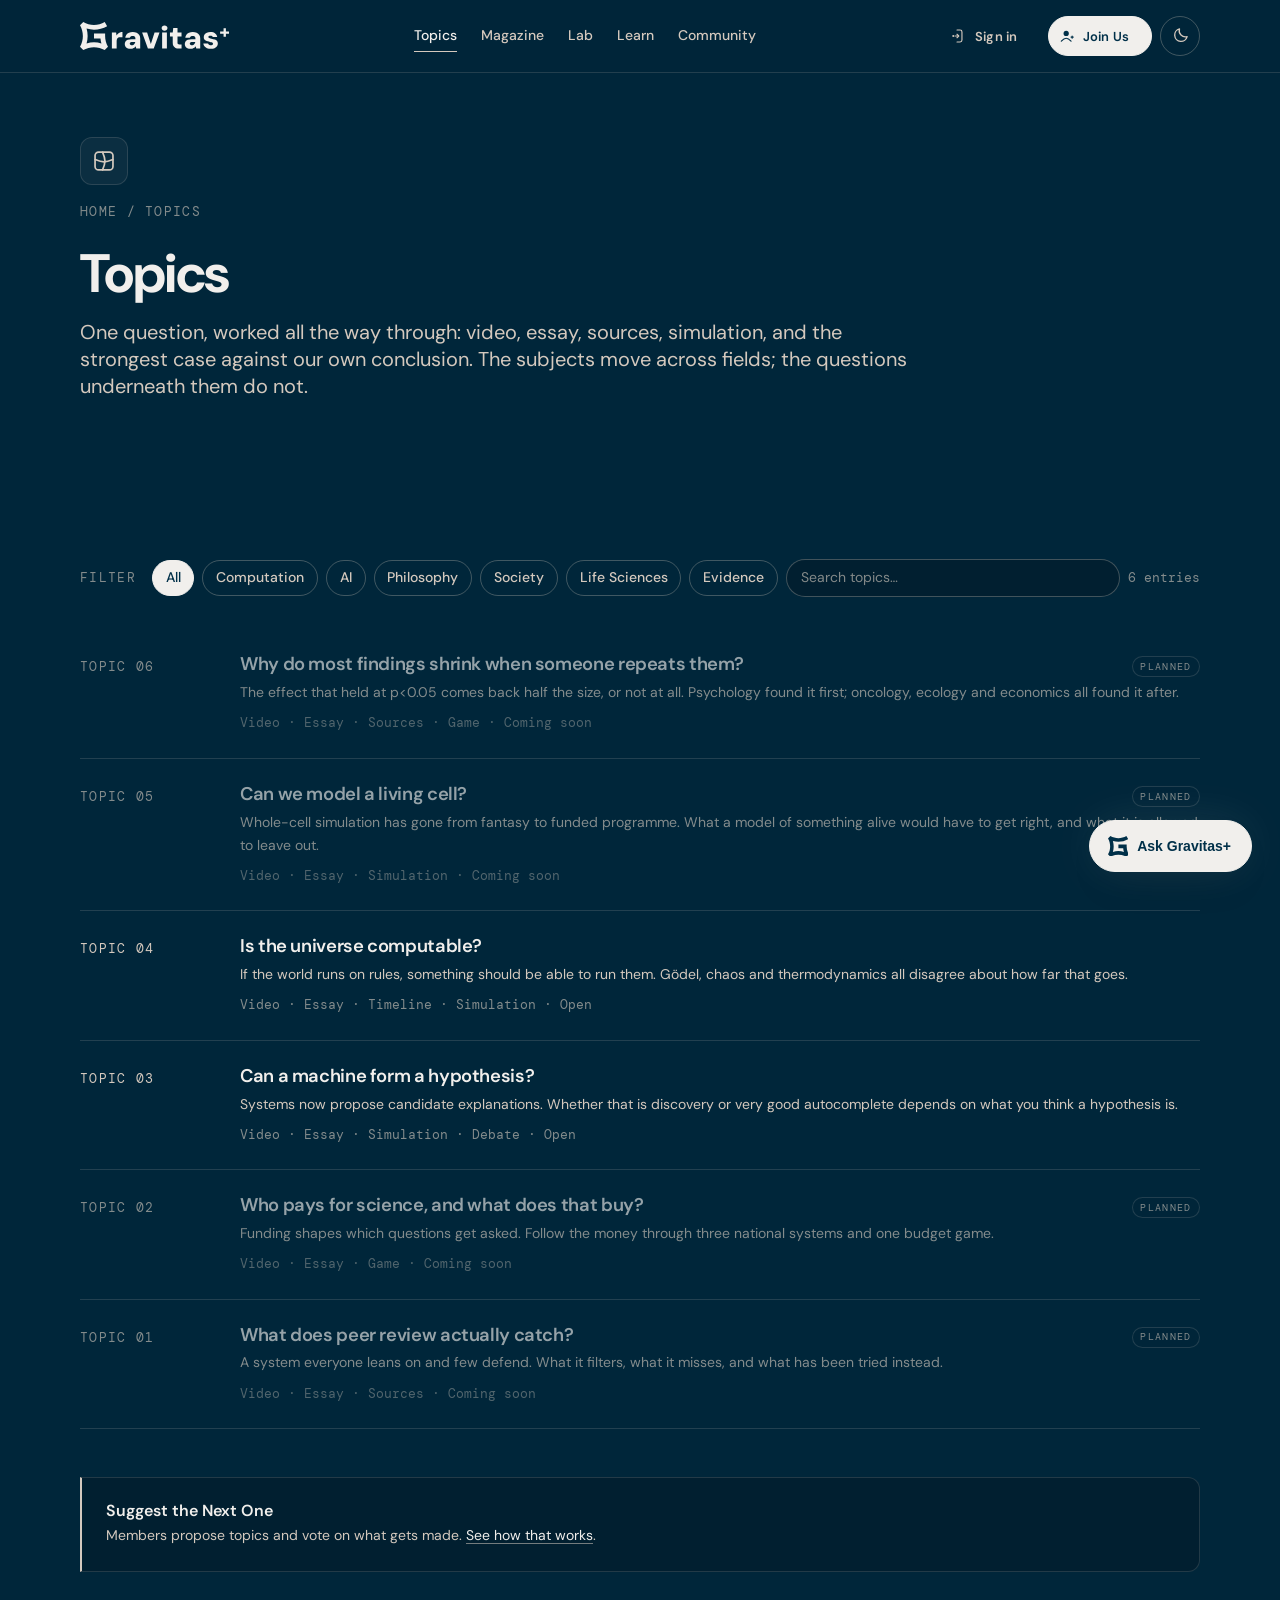
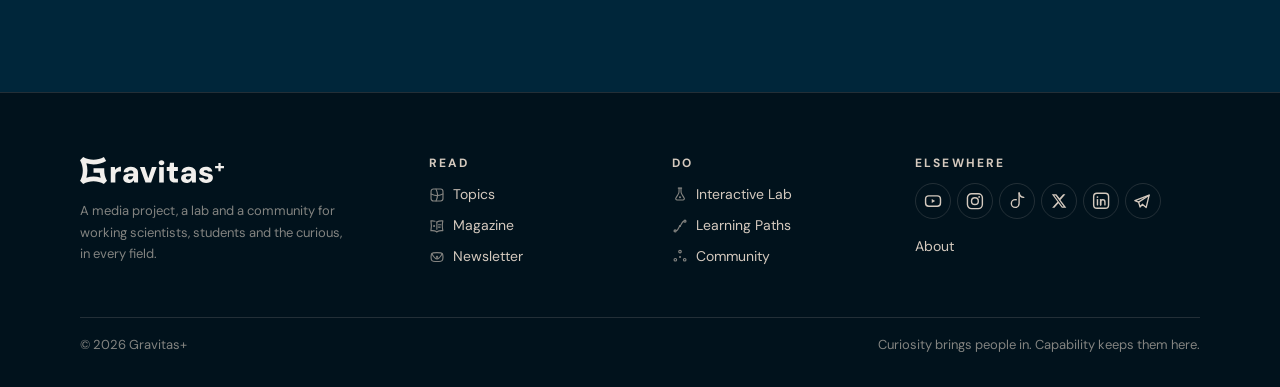
<file: topics.html>
<!DOCTYPE html>
<html lang="en">
<head>
<meta charset="utf-8">
<meta name="viewport" content="width=device-width, initial-scale=1">
<script>
/* Theme, resolved before first paint. See assets/site.js for the toggle.
   Dark is the default full stop, not "dark unless your OS says otherwise":
   this is a night sky, and a visitor who has never touched the control should
   see the same site every time rather than one that depends on a setting they
   made for some other app. Only an explicit choice, stored here, overrides it. */
(function(){try{var s=localStorage.getItem('gravitas:theme');
document.documentElement.setAttribute('data-theme',s==='light'?'light':'dark');
}catch(e){document.documentElement.setAttribute('data-theme','dark');}})();
</script>
<title>Topics · Gravitas+</title>
<meta name="description" content="Long-form topics: one question, worked through video, essay, sources, timeline, simulation and debate.">
<link rel="icon" href="assets/favicon.svg" type="image/svg+xml">
<link rel="mask-icon" href="assets/monogram.svg" color="#003049">
<meta name="theme-color" content="#00263a">
<link rel="preconnect" href="https://fonts.googleapis.com">
<link rel="preconnect" href="https://fonts.gstatic.com" crossorigin>
<link href="https://fonts.googleapis.com/css2?family=DM+Sans:ital,opsz,wght@0,9..40,100..1000;1,9..40,100..1000&family=DM+Mono:wght@300;400;500&display=swap" rel="stylesheet">
<link rel="stylesheet" href="assets/gravitas.css">
<link rel="stylesheet" href="assets/site.css">

<link rel="stylesheet" href="assets/chat.css">
</head>
<body class="is-overview">
<a class="g-skip-link" href="#main">Skip to content</a>
<header class="g-header">
  <div class="g-container g-header__inner">
    <a class="g-logo" href="index.html" aria-label="Gravitas+ home"><svg id="Layer_2" data-name="Layer 2" xmlns="http://www.w3.org/2000/svg" viewBox="0 0 630.63 118.24" fill="currentColor">
  <g id="Layer_1-2" data-name="Layer 1">
    <g>
      <path d="M106.06,49.06h-46.96v20.16h27.29c.65,7.22,2.02,14.31,4.03,21.24-20.24-5.97-42.41-5.97-62.6,0,2.94-10.12,4.47-20.68,4.47-31.32s-1.53-21.2-4.47-31.32c10.12,2.98,20.64,4.51,31.28,4.51,19.55,0,38.7-5.16,55.47-14.88L104.45.04c-13.71,7.94-29.39,12.13-45.35,12.13S27.49,7.98,13.79,0L0,13.79c7.94,13.71,12.13,29.39,12.13,45.35S7.94,90.78,0,104.45l13.79,13.79c13.67-7.94,29.35-12.13,45.31-12.13s31.6,4.19,45.35,12.13l13.79-13.79c-7.98-13.67-12.17-29.35-12.17-45.31v-10.08Z"/>
      <path d="M160.51,49.21c-2.41,2.06-4.52,4.52-6.3,7.38l-1.74-12.34h-17.84v67.6h20.12v-30.18c0-3.4.4-6.24,1.21-8.52.8-2.28,2.01-4.09,3.62-5.43,1.61-1.34,3.49-2.3,5.63-2.89,2.15-.58,4.56-.87,7.24-.87h6.84v-21.33c-3.85,0-7.33.58-10.46,1.74-3.13,1.17-5.9,2.78-8.32,4.83Z"/>
      <path d="M239.25,45.72c-4.74-2.05-10.33-3.08-16.77-3.08-5.9,0-11.15,1.03-15.76,3.08-4.61,2.06-8.25,4.87-10.93,8.45-2.68,3.57-4.25,7.78-4.69,12.61h19.31c.54-2.68,1.88-4.67,4.02-5.97,2.15-1.3,4.78-1.94,7.91-1.94,2.95,0,5.28.49,6.98,1.48,1.7.98,2.93,2.48,3.69,4.49.76,2.01,1.14,4.54,1.14,7.58h-16.23c-6.71,0-12.18.9-16.43,2.68-4.25,1.79-7.38,4.27-9.39,7.44-2.01,3.17-3.02,6.73-3.02,10.66s.87,7.16,2.61,10.2c1.74,3.04,4.47,5.48,8.18,7.31,3.71,1.83,8.34,2.75,13.88,2.75,2.68,0,5.09-.27,7.24-.81,2.15-.54,4.11-1.31,5.91-2.35,1.79-1.03,3.35-2.23,4.69-3.62,1.34-1.39,2.5-2.93,3.49-4.63l2.41,9.79h16.77v-41.85c0-5.99-1.32-11.02-3.96-15.09-2.64-4.07-6.33-7.13-11.07-9.19ZM231.54,89.78c-.76,1.66-1.74,3.11-2.95,4.36-1.2,1.25-2.61,2.24-4.22,2.95-1.61.72-3.44,1.07-5.5,1.07-1.61,0-3.06-.27-4.36-.81-1.3-.54-2.33-1.3-3.09-2.28s-1.14-2.23-1.14-3.76c0-1.34.33-2.57,1-3.69.67-1.11,1.77-1.96,3.29-2.55,1.52-.58,3.4-.87,5.63-.87h13.01c-.36,2.06-.92,3.91-1.68,5.57Z"/>
      <polygon points="299.2 92.93 283.38 44.25 262.32 44.25 286.73 111.85 311.41 111.85 335.82 44.25 314.9 44.25 299.2 92.93"/>
      <path d="M365.8,17.69c-2.28-2.05-5.26-3.08-8.92-3.08s-6.48,1.03-8.72,3.08c-2.24,2.06-3.35,4.7-3.35,7.92s1.11,5.72,3.35,7.78c2.24,2.05,5.14,3.08,8.72,3.08s6.64-1.03,8.92-3.08c2.28-2.06,3.42-4.65,3.42-7.78s-1.14-5.86-3.42-7.92Z"/>
      <rect x="346.82" y="44.25" width="20.12" height="67.6"/>
      <path d="M413.55,93.14c-1.21-1.12-1.81-3.02-1.81-5.7v-26.42h17.03v-16.77h-17.03v-19.05h-17.98l-2.15,19.05h-11.67v16.77h11.67v26.16c0,6.17,1.03,11.05,3.09,14.62,2.06,3.57,4.96,6.15,8.72,7.71,3.76,1.56,8.05,2.35,12.88,2.35h12.61v-17.03h-9.12c-2.95,0-5.03-.56-6.24-1.68Z"/>
      <path d="M492.75,45.72c-4.74-2.05-10.33-3.08-16.77-3.08-5.9,0-11.15,1.03-15.76,3.08-4.61,2.06-8.25,4.87-10.93,8.45-2.68,3.57-4.25,7.78-4.69,12.61h19.31c.54-2.68,1.88-4.67,4.02-5.97,2.15-1.3,4.78-1.94,7.91-1.94,2.95,0,5.28.49,6.98,1.48,1.7.98,2.93,2.48,3.69,4.49.76,2.01,1.14,4.54,1.14,7.58h-16.23c-6.71,0-12.18.9-16.43,2.68-4.25,1.79-7.38,4.27-9.39,7.44-2.01,3.17-3.02,6.73-3.02,10.66s.87,7.16,2.61,10.2,4.47,5.48,8.18,7.31c3.71,1.83,8.34,2.75,13.88,2.75,2.68,0,5.09-.27,7.24-.81,2.15-.54,4.11-1.31,5.9-2.35,1.79-1.03,3.35-2.23,4.69-3.62,1.34-1.39,2.5-2.93,3.49-4.63l2.41,9.79h16.77v-41.85c0-5.99-1.32-11.02-3.96-15.09-2.64-4.07-6.33-7.13-11.07-9.19ZM485.04,89.78c-.76,1.66-1.74,3.11-2.95,4.36-1.2,1.25-2.61,2.24-4.22,2.95-1.61.72-3.44,1.07-5.5,1.07-1.61,0-3.06-.27-4.36-.81-1.3-.54-2.33-1.3-3.09-2.28-.76-.98-1.14-2.23-1.14-3.76,0-1.34.33-2.57,1-3.69.67-1.11,1.77-1.96,3.29-2.55,1.52-.58,3.4-.87,5.63-.87h13.01c-.36,2.06-.92,3.91-1.68,5.57Z"/>
      <path d="M569.27,73.96c-3.98-1.39-8.7-2.61-14.15-3.69-2.78-.54-5.15-1.14-7.11-1.81-1.97-.67-3.47-1.45-4.49-2.35-1.03-.89-1.54-1.88-1.54-2.95,0-1.52.76-2.79,2.28-3.82,1.52-1.03,3.71-1.54,6.57-1.54s4.98.49,6.64,1.47c1.65.99,2.75,2.37,3.29,4.16h18.78c-.9-6.35-3.78-11.4-8.65-15.15-4.87-3.76-11.51-5.63-19.92-5.63-5.99,0-11.11.96-15.36,2.88-4.25,1.93-7.46,4.49-9.66,7.71-2.19,3.22-3.28,6.84-3.28,10.87,0,3.49.71,6.33,2.15,8.52,1.43,2.19,3.4,4.02,5.9,5.5,2.5,1.48,5.34,2.66,8.52,3.55,3.17.89,6.37,1.74,9.59,2.55,2.77.54,5.14,1.12,7.11,1.74,1.96.63,3.46,1.37,4.49,2.22,1.03.85,1.54,2.12,1.54,3.82,0,1.07-.33,2.1-1,3.08-.67.98-1.72,1.77-3.15,2.35-1.43.58-3.22.87-5.37.87s-4.16-.36-5.77-1.07c-1.61-.71-2.88-1.68-3.82-2.88-.94-1.21-1.59-2.53-1.94-3.96h-19.98c.35,4.38,1.85,8.29,4.49,11.74,2.64,3.44,6.26,6.19,10.87,8.25,4.6,2.05,10.13,3.09,16.57,3.09,5.9,0,11.06-.98,15.49-2.95,4.42-1.96,7.82-4.63,10.19-7.98,2.37-3.35,3.56-7.22,3.56-11.6,0-4.74-1.14-8.4-3.42-11-2.28-2.59-5.41-4.58-9.39-5.97Z"/>
      <polygon points="630.63 39.65 616.16 39.65 616.16 26.52 606.31 26.52 606.31 39.65 591.77 39.65 591.77 49.43 606.31 49.43 606.31 62.65 616.16 62.65 616.16 49.43 630.63 49.43 630.63 39.65"/>
    </g>
  </g>
</svg></a>
    <nav class="g-nav" aria-label="Primary"><a class="g-nav__link" aria-current="page" href="topics.html"><svg class="g-ic g-nav__ic" viewBox="0 0 24 24" aria-hidden="true" fill="none" stroke="currentColor" stroke-linecap="round" stroke-linejoin="round" shape-rendering="geometricPrecision"><g transform="translate(2.282 2.283) scale(1.0407)" stroke-width="1.634"><rect x=".75" y=".75" width="17.2" height="17.2" rx="3.4" ry="3.4"/><path d="M.85,7.95c3.5,1.5,6,2.3,8.5,2.3s5-.8,8.5-2.3"/><path d="M7.95.85c1.5,3.5,2.3,6,2.3,8.5s-.8,5-2.3,8.5"/></g></svg>Topics</a><a class="g-nav__link" href="magazine.html"><svg class="g-ic g-nav__ic" viewBox="0 0 24 24" aria-hidden="true" fill="none" stroke="currentColor" stroke-linecap="round" stroke-linejoin="round" shape-rendering="geometricPrecision"><g transform="translate(1.971 3.385) scale(1.17763)" stroke-width="1.444"><path d="M8.35,2.33c2-1.3,4.5-1.8,7.6-1.5l-.11.58c-.73,3.91-.7,7.93.11,11.82h0c-3.1-.3-5.6.2-7.6,1.5"/><path d="M8.35,2.33v9.24"/><path d="M8.35,14.73c-2-1.3-4.5-1.8-7.6-1.5h0c.81-3.9.84-7.91.11-11.82l-.11-.58c1.98-.19,3.72-.06,5.23.41"/><path d="M10.38,5.74h3.1"/><path d="M10.38,8.74h2.2"/><circle cx="4.85" cy="7.24" r="1.316" fill="currentColor" stroke="none"/></g></svg>Magazine</a><a class="g-nav__link" href="lab.html"><svg class="g-ic g-nav__ic" viewBox="0 0 24 24" aria-hidden="true" fill="none" stroke="currentColor" stroke-linecap="round" stroke-linejoin="round" shape-rendering="geometricPrecision"><g transform="translate(4.844 0.9) scale(0.972826)" stroke-width="1.747"><path d="M4.7.75h5.2"/><path d="M5.9.75c0,8.29.39,6.94-4.03,13.95l-.79,1.25c-.89,1.41.12,3.2,1.8,3.2h9.04c1.68,0,2.69-1.79,1.8-3.2l-.79-1.25c-4.42-7.01-4.03-5.66-4.03-13.95"/><circle cx="7.3" cy="14.8" r="1.593" fill="currentColor" stroke="none"/></g></svg>Lab</a><a class="g-nav__link" href="learn.html"><svg class="g-ic g-nav__ic" viewBox="0 0 24 24" aria-hidden="true" fill="none" stroke="currentColor" stroke-linecap="round" stroke-linejoin="round" shape-rendering="geometricPrecision"><g transform="translate(2.353 2.45) scale(0.962366)" stroke-width="1.766"><path d="M4.45,17.15c3-.8,3.2-5.8,5.6-7.2"/><path d="M10.05,9.95c2.4-1.4,2.6-6.4,5.6-7.2"/><circle cx="2.35" cy="17.55" r="1.6"/><circle cx="17.75" cy="2.35" r="1.6"/><circle cx="10.05" cy="9.95" r="1.611" fill="currentColor" stroke="none"/></g></svg>Learn</a><a class="g-nav__link" href="community.html"><svg class="g-ic g-nav__ic" viewBox="0 0 24 24" aria-hidden="true" fill="none" stroke="currentColor" stroke-linecap="round" stroke-linejoin="round" shape-rendering="geometricPrecision"><g transform="translate(2.252 1.167) scale(1.09681)" stroke-width="1.55"><circle cx="8.91" cy="2.5" r="1.75"/><circle cx="15.32" cy="13.6" r="1.75"/><circle cx="2.5" cy="13.6" r="1.75"/><circle cx="8.91" cy="9.9" r="1.413" fill="currentColor" stroke="none"/></g></svg>Community</a><span class="g-nav__sep" aria-hidden="true"></span><a class="g-nav__link gh-nav-signin" href="account.html#in"><svg class="g-ic g-nav__ic g-ic--signin" viewBox="0 0 24 24" aria-hidden="true" fill="none" stroke="currentColor" stroke-linecap="round" stroke-linejoin="round" shape-rendering="geometricPrecision"><g transform="translate(2.7 2.349) scale(0.967568)" stroke-width="1.757"><path d="M6.55.75h4.75c1.6,0,2.9,1.3,2.9,2.9v12.7c0,1.6-1.3,2.9-2.9,2.9h-4.75"/><path d="M3.55,10h5.4"/><path d="M6.55,7.3l2.7,2.7-2.7,2.7"/><circle cx="0.77" cy="10" r="1.602" fill="currentColor" stroke="none"/></g></svg>Sign in</a><a class="g-btn g-btn--primary g-btn--sm g-btn--lead gh-nav-join" href="community.html#join"><svg class="g-btn__icon" viewBox="0 0 24 24" aria-hidden="true" fill="none" stroke="currentColor" stroke-linecap="round" stroke-linejoin="round" shape-rendering="geometricPrecision"><g transform="translate(2.662 4.159) scale(1.11875)" stroke-width="1.52"><path d="M13.75,8.5h3M15.25,7v3"/><path d="M13.75,14c-2.41-2.67-4.53-4-6.5-4s-4.09,1.33-6.5,4"/><circle cx="7.25" cy="3.5" r="3.5" fill="currentColor" stroke="none"/></g></svg><span>Join Us</span></a></nav>
    <div class="gh-actions">
      <a class="g-btn g-btn--ghost g-btn--sm g-btn--lead gh-signin" href="account.html#in"><svg class="g-btn__icon" viewBox="0 0 24 24" aria-hidden="true" fill="none" stroke="currentColor" stroke-linecap="round" stroke-linejoin="round" shape-rendering="geometricPrecision"><g transform="translate(2.7 2.349) scale(0.967568)" stroke-width="1.757"><path d="M6.55.75h4.75c1.6,0,2.9,1.3,2.9,2.9v12.7c0,1.6-1.3,2.9-2.9,2.9h-4.75"/><path d="M3.55,10h5.4"/><path d="M6.55,7.3l2.7,2.7-2.7,2.7"/><circle cx="0.77" cy="10" r="1.602" fill="currentColor" stroke="none"/></g></svg><span>Sign in</span></a>
      <!-- The header CTA is the site's single loudest control, and it used to
           point at a mailing list. The community is the thing this project is
           actually for, so it gets the slot. -->
      <a class="g-btn g-btn--primary g-btn--sm g-btn--lead lp-header__cta" href="community.html#join" aria-label="Join the Gravitas+ community">
        <svg class="g-btn__icon" viewBox="0 0 24 24" aria-hidden="true" fill="none" stroke="currentColor" stroke-linecap="round" stroke-linejoin="round" shape-rendering="geometricPrecision"><g transform="translate(2.662 4.159) scale(1.11875)" stroke-width="1.52"><path d="M13.75,8.5h3M15.25,7v3"/><path d="M13.75,14c-2.41-2.67-4.53-4-6.5-4s-4.09,1.33-6.5,4"/><circle cx="7.25" cy="3.5" r="3.5" fill="currentColor" stroke="none"/></g></svg>
        <span>Join Us</span>
      </a>
      <button class="theme-toggle" type="button" aria-pressed="false" aria-label="Switch colour theme" title="Switch colour theme">
        <svg class="ic-moon" viewBox="0 0 24 24" shape-rendering="geometricPrecision" fill="none" stroke="currentColor" stroke-width="1.8" stroke-linecap="round" stroke-linejoin="round" aria-hidden="true"><!-- The crescent sits centred by bounding box but not by mass: its area centroid measures (9.97, 14.03) against a 12,12 viewBox centre, which is why it read as low and left inside a circular button. Shifted part of the way back: correcting the full 2.03 would push the upper tip out of the box, so this splits the difference between the two centres, which is what optical centring is. --><g transform="translate(1.476 -1.425)"><path d="M20 14.2A8.2 8.2 0 0 1 9.8 4a8.4 8.4 0 1 0 10.2 10.2z"/></g></svg>
        <svg class="ic-sun" viewBox="0 0 24 24" shape-rendering="geometricPrecision" fill="none" stroke="currentColor" stroke-width="1.8" stroke-linecap="round" aria-hidden="true"><circle cx="12" cy="12" r="4.1"/><path d="M12 2.6v2.2M12 19.2v2.2M2.6 12h2.2M19.2 12h2.2M5.4 5.4l1.6 1.6M17 17l1.6 1.6M18.6 5.4 17 7M7 17l-1.6 1.6"/></svg>
      </button>
      <button class="lp-menu-btn" aria-label="Menu" aria-expanded="false">
        <svg width="20" height="20" viewBox="0 0 24 24" fill="none" stroke="currentColor" stroke-width="2"><path d="M4 7h16M4 12h16M4 17h16"/></svg>
      </button>
    </div>
  </div>
</header>
<main id="main">
<section class="page-head"><div class="g-container">
      <span class="g-ic-plate page-head__ic" aria-hidden="true"><svg class="g-ic g-ic--lg" viewBox="0 0 24 24" aria-hidden="true" fill="none" stroke="currentColor" stroke-linecap="round" stroke-linejoin="round" shape-rendering="geometricPrecision"><g transform="translate(2.282 2.283) scale(1.0407)" stroke-width="1.634"><rect x=".75" y=".75" width="17.2" height="17.2" rx="3.4" ry="3.4"/><path d="M.85,7.95c3.5,1.5,6,2.3,8.5,2.3s5-.8,8.5-2.3"/><path d="M7.95.85c1.5,3.5,2.3,6,2.3,8.5s-.8,5-2.3,8.5"/></g></svg></span>
      <p class="crumb"><a href="index.html">Home</a> / Topics</p><h1>Topics</h1><p class="g-lead">One question, worked all the way through: video, essay, sources, simulation, and the strongest case against our own conclusion. The subjects move across fields; the questions underneath them do not.</p>
    </div></section><section class="g-section"><div class="g-container">
    <div class="filters rv">
      <span class="filters__label">Filter</span>
      <button class="chip" data-filter="all" aria-pressed="true">All</button>
      <button class="chip" data-filter="computation" aria-pressed="false">Computation</button>
      <button class="chip" data-filter="ai" aria-pressed="false">AI</button>
      <button class="chip" data-filter="philosophy" aria-pressed="false">Philosophy</button>
      <button class="chip" data-filter="society" aria-pressed="false">Society</button>
      <button class="chip" data-filter="life" aria-pressed="false">Life Sciences</button>
      <button class="chip" data-filter="evidence" aria-pressed="false">Evidence</button>
      <input class="search" type="search" placeholder="Search topics…" aria-label="Search topics">
      <span class="result-count"></span>
    </div>
    <div class="rv" data-filterable><a class="is-soon entry"  data-type="evidence life society" data-tags="evidence life society replication medicine psychology statistics" aria-disabled="true"><span class="soon-chip">Planned</span>
      <span class="entry__type">Topic 06</span><div>
      <h3>Why do most findings shrink when someone repeats them?</h3><p>The effect that held at p&lt;0.05 comes back half the size, or not at all. Psychology found it first; oncology, ecology and economics all found it after.</p>
      <div class="entry__meta"><span>Video · Essay · Sources · Game</span><span>Coming soon</span></div></div></a><a class="is-soon entry"  data-type="life computation" data-tags="life computation biology cell simulation" aria-disabled="true"><span class="soon-chip">Planned</span>
      <span class="entry__type">Topic 05</span><div>
      <h3>Can we model a living cell?</h3><p>Whole-cell simulation has gone from fantasy to funded programme. What a model of something alive would have to get right, and what it is allowed to leave out.</p>
      <div class="entry__meta"><span>Video · Essay · Simulation</span><span>Coming soon</span></div></div></a><a class="entry" href="topic-computable-universe.html" data-type="computation philosophy" data-tags="computation philosophy">
      <span class="entry__type">Topic 04</span><div>
      <h3>Is the universe computable?</h3><p>If the world runs on rules, something should be able to run them. Gödel, chaos and thermodynamics all disagree about how far that goes.</p>
      <div class="entry__meta"><span>Video · Essay · Timeline · Simulation</span><span>Open</span></div></div></a><a class="entry" href="topic-machine-hypothesis.html" data-type="ai philosophy" data-tags="ai philosophy">
      <span class="entry__type">Topic 03</span><div>
      <h3>Can a machine form a hypothesis?</h3><p>Systems now propose candidate explanations. Whether that is discovery or very good autocomplete depends on what you think a hypothesis is.</p>
      <div class="entry__meta"><span>Video · Essay · Simulation · Debate</span><span>Open</span></div></div></a><a class="is-soon entry"  data-type="society policy" data-tags="society policy" aria-disabled="true"><span class="soon-chip">Planned</span>
      <span class="entry__type">Topic 02</span><div>
      <h3>Who pays for science, and what does that buy?</h3><p>Funding shapes which questions get asked. Follow the money through three national systems and one budget game.</p>
      <div class="entry__meta"><span>Video · Essay · Game</span><span>Coming soon</span></div></div></a><a class="is-soon entry"  data-type="society research" data-tags="society research" aria-disabled="true"><span class="soon-chip">Planned</span>
      <span class="entry__type">Topic 01</span><div>
      <h3>What does peer review actually catch?</h3><p>A system everyone leans on and few defend. What it filters, what it misses, and what has been tried instead.</p>
      <div class="entry__meta"><span>Video · Essay · Sources</span><span>Coming soon</span></div></div></a></div>
    <div class="empty is-hidden"><p>Nothing matches that yet. Try a broader filter.</p></div>
    <div class="callout g-mt-xl rv">
      <h4>Suggest the Next One</h4>
      <p>Members propose topics and vote on what gets made.
        <a href="community.html">See how that works</a>.</p>
    </div></div></section>
</main>
<footer class="g-footer">
  <div class="g-container">
    <div class="g-footer__grid">
      <div>
        <div style="width:9rem"><svg id="Layer_2" data-name="Layer 2" xmlns="http://www.w3.org/2000/svg" viewBox="0 0 630.63 118.24" fill="currentColor">
  <g id="Layer_1-2" data-name="Layer 1">
    <g>
      <path d="M106.06,49.06h-46.96v20.16h27.29c.65,7.22,2.02,14.31,4.03,21.24-20.24-5.97-42.41-5.97-62.6,0,2.94-10.12,4.47-20.68,4.47-31.32s-1.53-21.2-4.47-31.32c10.12,2.98,20.64,4.51,31.28,4.51,19.55,0,38.7-5.16,55.47-14.88L104.45.04c-13.71,7.94-29.39,12.13-45.35,12.13S27.49,7.98,13.79,0L0,13.79c7.94,13.71,12.13,29.39,12.13,45.35S7.94,90.78,0,104.45l13.79,13.79c13.67-7.94,29.35-12.13,45.31-12.13s31.6,4.19,45.35,12.13l13.79-13.79c-7.98-13.67-12.17-29.35-12.17-45.31v-10.08Z"/>
      <path d="M160.51,49.21c-2.41,2.06-4.52,4.52-6.3,7.38l-1.74-12.34h-17.84v67.6h20.12v-30.18c0-3.4.4-6.24,1.21-8.52.8-2.28,2.01-4.09,3.62-5.43,1.61-1.34,3.49-2.3,5.63-2.89,2.15-.58,4.56-.87,7.24-.87h6.84v-21.33c-3.85,0-7.33.58-10.46,1.74-3.13,1.17-5.9,2.78-8.32,4.83Z"/>
      <path d="M239.25,45.72c-4.74-2.05-10.33-3.08-16.77-3.08-5.9,0-11.15,1.03-15.76,3.08-4.61,2.06-8.25,4.87-10.93,8.45-2.68,3.57-4.25,7.78-4.69,12.61h19.31c.54-2.68,1.88-4.67,4.02-5.97,2.15-1.3,4.78-1.94,7.91-1.94,2.95,0,5.28.49,6.98,1.48,1.7.98,2.93,2.48,3.69,4.49.76,2.01,1.14,4.54,1.14,7.58h-16.23c-6.71,0-12.18.9-16.43,2.68-4.25,1.79-7.38,4.27-9.39,7.44-2.01,3.17-3.02,6.73-3.02,10.66s.87,7.16,2.61,10.2c1.74,3.04,4.47,5.48,8.18,7.31,3.71,1.83,8.34,2.75,13.88,2.75,2.68,0,5.09-.27,7.24-.81,2.15-.54,4.11-1.31,5.91-2.35,1.79-1.03,3.35-2.23,4.69-3.62,1.34-1.39,2.5-2.93,3.49-4.63l2.41,9.79h16.77v-41.85c0-5.99-1.32-11.02-3.96-15.09-2.64-4.07-6.33-7.13-11.07-9.19ZM231.54,89.78c-.76,1.66-1.74,3.11-2.95,4.36-1.2,1.25-2.61,2.24-4.22,2.95-1.61.72-3.44,1.07-5.5,1.07-1.61,0-3.06-.27-4.36-.81-1.3-.54-2.33-1.3-3.09-2.28s-1.14-2.23-1.14-3.76c0-1.34.33-2.57,1-3.69.67-1.11,1.77-1.96,3.29-2.55,1.52-.58,3.4-.87,5.63-.87h13.01c-.36,2.06-.92,3.91-1.68,5.57Z"/>
      <polygon points="299.2 92.93 283.38 44.25 262.32 44.25 286.73 111.85 311.41 111.85 335.82 44.25 314.9 44.25 299.2 92.93"/>
      <path d="M365.8,17.69c-2.28-2.05-5.26-3.08-8.92-3.08s-6.48,1.03-8.72,3.08c-2.24,2.06-3.35,4.7-3.35,7.92s1.11,5.72,3.35,7.78c2.24,2.05,5.14,3.08,8.72,3.08s6.64-1.03,8.92-3.08c2.28-2.06,3.42-4.65,3.42-7.78s-1.14-5.86-3.42-7.92Z"/>
      <rect x="346.82" y="44.25" width="20.12" height="67.6"/>
      <path d="M413.55,93.14c-1.21-1.12-1.81-3.02-1.81-5.7v-26.42h17.03v-16.77h-17.03v-19.05h-17.98l-2.15,19.05h-11.67v16.77h11.67v26.16c0,6.17,1.03,11.05,3.09,14.62,2.06,3.57,4.96,6.15,8.72,7.71,3.76,1.56,8.05,2.35,12.88,2.35h12.61v-17.03h-9.12c-2.95,0-5.03-.56-6.24-1.68Z"/>
      <path d="M492.75,45.72c-4.74-2.05-10.33-3.08-16.77-3.08-5.9,0-11.15,1.03-15.76,3.08-4.61,2.06-8.25,4.87-10.93,8.45-2.68,3.57-4.25,7.78-4.69,12.61h19.31c.54-2.68,1.88-4.67,4.02-5.97,2.15-1.3,4.78-1.94,7.91-1.94,2.95,0,5.28.49,6.98,1.48,1.7.98,2.93,2.48,3.69,4.49.76,2.01,1.14,4.54,1.14,7.58h-16.23c-6.71,0-12.18.9-16.43,2.68-4.25,1.79-7.38,4.27-9.39,7.44-2.01,3.17-3.02,6.73-3.02,10.66s.87,7.16,2.61,10.2,4.47,5.48,8.18,7.31c3.71,1.83,8.34,2.75,13.88,2.75,2.68,0,5.09-.27,7.24-.81,2.15-.54,4.11-1.31,5.9-2.35,1.79-1.03,3.35-2.23,4.69-3.62,1.34-1.39,2.5-2.93,3.49-4.63l2.41,9.79h16.77v-41.85c0-5.99-1.32-11.02-3.96-15.09-2.64-4.07-6.33-7.13-11.07-9.19ZM485.04,89.78c-.76,1.66-1.74,3.11-2.95,4.36-1.2,1.25-2.61,2.24-4.22,2.95-1.61.72-3.44,1.07-5.5,1.07-1.61,0-3.06-.27-4.36-.81-1.3-.54-2.33-1.3-3.09-2.28-.76-.98-1.14-2.23-1.14-3.76,0-1.34.33-2.57,1-3.69.67-1.11,1.77-1.96,3.29-2.55,1.52-.58,3.4-.87,5.63-.87h13.01c-.36,2.06-.92,3.91-1.68,5.57Z"/>
      <path d="M569.27,73.96c-3.98-1.39-8.7-2.61-14.15-3.69-2.78-.54-5.15-1.14-7.11-1.81-1.97-.67-3.47-1.45-4.49-2.35-1.03-.89-1.54-1.88-1.54-2.95,0-1.52.76-2.79,2.28-3.82,1.52-1.03,3.71-1.54,6.57-1.54s4.98.49,6.64,1.47c1.65.99,2.75,2.37,3.29,4.16h18.78c-.9-6.35-3.78-11.4-8.65-15.15-4.87-3.76-11.51-5.63-19.92-5.63-5.99,0-11.11.96-15.36,2.88-4.25,1.93-7.46,4.49-9.66,7.71-2.19,3.22-3.28,6.84-3.28,10.87,0,3.49.71,6.33,2.15,8.52,1.43,2.19,3.4,4.02,5.9,5.5,2.5,1.48,5.34,2.66,8.52,3.55,3.17.89,6.37,1.74,9.59,2.55,2.77.54,5.14,1.12,7.11,1.74,1.96.63,3.46,1.37,4.49,2.22,1.03.85,1.54,2.12,1.54,3.82,0,1.07-.33,2.1-1,3.08-.67.98-1.72,1.77-3.15,2.35-1.43.58-3.22.87-5.37.87s-4.16-.36-5.77-1.07c-1.61-.71-2.88-1.68-3.82-2.88-.94-1.21-1.59-2.53-1.94-3.96h-19.98c.35,4.38,1.85,8.29,4.49,11.74,2.64,3.44,6.26,6.19,10.87,8.25,4.6,2.05,10.13,3.09,16.57,3.09,5.9,0,11.06-.98,15.49-2.95,4.42-1.96,7.82-4.63,10.19-7.98,2.37-3.35,3.56-7.22,3.56-11.6,0-4.74-1.14-8.4-3.42-11-2.28-2.59-5.41-4.58-9.39-5.97Z"/>
      <polygon points="630.63 39.65 616.16 39.65 616.16 26.52 606.31 26.52 606.31 39.65 591.77 39.65 591.77 49.43 606.31 49.43 606.31 62.65 616.16 62.65 616.16 49.43 630.63 49.43 630.63 39.65"/>
    </g>
  </g>
</svg></div>
        <p class="g-mt-sm g-subtle" style="font-size:var(--g-fs-caption);max-width:30ch">
          A media project, a lab and a community for working scientists, students and
          the curious, in every field.</p>
      </div>
      <div><h5 class="g-footer__heading">Read</h5>
        <div class="g-stack g-stack--xs g-stack--ic"><a href="topics.html"><svg class="g-ic g-ic--sm" viewBox="0 0 24 24" aria-hidden="true" fill="none" stroke="currentColor" stroke-linecap="round" stroke-linejoin="round" shape-rendering="geometricPrecision"><g transform="translate(2.282 2.283) scale(1.0407)" stroke-width="1.634"><rect x=".75" y=".75" width="17.2" height="17.2" rx="3.4" ry="3.4"/><path d="M.85,7.95c3.5,1.5,6,2.3,8.5,2.3s5-.8,8.5-2.3"/><path d="M7.95.85c1.5,3.5,2.3,6,2.3,8.5s-.8,5-2.3,8.5"/></g></svg><span>Topics</span></a><a href="magazine.html"><svg class="g-ic g-ic--sm" viewBox="0 0 24 24" aria-hidden="true" fill="none" stroke="currentColor" stroke-linecap="round" stroke-linejoin="round" shape-rendering="geometricPrecision"><g transform="translate(1.971 3.385) scale(1.17763)" stroke-width="1.444"><path d="M8.35,2.33c2-1.3,4.5-1.8,7.6-1.5l-.11.58c-.73,3.91-.7,7.93.11,11.82h0c-3.1-.3-5.6.2-7.6,1.5"/><path d="M8.35,2.33v9.24"/><path d="M8.35,14.73c-2-1.3-4.5-1.8-7.6-1.5h0c.81-3.9.84-7.91.11-11.82l-.11-.58c1.98-.19,3.72-.06,5.23.41"/><path d="M10.38,5.74h3.1"/><path d="M10.38,8.74h2.2"/><circle cx="4.85" cy="7.24" r="1.316" fill="currentColor" stroke="none"/></g></svg><span>Magazine</span></a><a href="newsletter.html"><svg class="g-ic g-ic--sm" viewBox="0 0 24 24" aria-hidden="true" fill="none" stroke="currentColor" stroke-linecap="round" stroke-linejoin="round" shape-rendering="geometricPrecision"><g transform="translate(2.332 4.76) scale(0.994444)" stroke-width="1.709"><path d="M1.98,2.26c2.88,5.22,5.41,7.83,7.77,7.83s4.89-2.61,7.77-7.83"/><path d="M18.39,3.84c.47,2.28.48,4.67,0,7.03-.29,1.44-1.47,2.53-2.92,2.73-3.8.51-7.66.51-11.46,0-1.45-.19-2.62-1.27-2.91-2.7-.47-2.28-.48-4.67,0-7.03.29-1.44,1.47-2.53,2.92-2.73,3.8-.51,7.66-.51,11.46,0,1.45.19,2.62,1.27,2.91,2.7Z"/><circle cx="9.75" cy="7.11" r="1.559" fill="currentColor" stroke="none"/></g></svg><span>Newsletter</span></a></div></div>
      <div><h5 class="g-footer__heading">Do</h5>
        <div class="g-stack g-stack--xs g-stack--ic"><a href="lab.html"><svg class="g-ic g-ic--sm" viewBox="0 0 24 24" aria-hidden="true" fill="none" stroke="currentColor" stroke-linecap="round" stroke-linejoin="round" shape-rendering="geometricPrecision"><g transform="translate(4.844 0.9) scale(0.972826)" stroke-width="1.747"><path d="M4.7.75h5.2"/><path d="M5.9.75c0,8.29.39,6.94-4.03,13.95l-.79,1.25c-.89,1.41.12,3.2,1.8,3.2h9.04c1.68,0,2.69-1.79,1.8-3.2l-.79-1.25c-4.42-7.01-4.03-5.66-4.03-13.95"/><circle cx="7.3" cy="14.8" r="1.593" fill="currentColor" stroke="none"/></g></svg><span>Interactive Lab</span></a><a href="learn.html"><svg class="g-ic g-ic--sm" viewBox="0 0 24 24" aria-hidden="true" fill="none" stroke="currentColor" stroke-linecap="round" stroke-linejoin="round" shape-rendering="geometricPrecision"><g transform="translate(2.353 2.45) scale(0.962366)" stroke-width="1.766"><path d="M4.45,17.15c3-.8,3.2-5.8,5.6-7.2"/><path d="M10.05,9.95c2.4-1.4,2.6-6.4,5.6-7.2"/><circle cx="2.35" cy="17.55" r="1.6"/><circle cx="17.75" cy="2.35" r="1.6"/><circle cx="10.05" cy="9.95" r="1.611" fill="currentColor" stroke="none"/></g></svg><span>Learning Paths</span></a><a href="community.html"><svg class="g-ic g-ic--sm" viewBox="0 0 24 24" aria-hidden="true" fill="none" stroke="currentColor" stroke-linecap="round" stroke-linejoin="round" shape-rendering="geometricPrecision"><g transform="translate(2.252 1.167) scale(1.09681)" stroke-width="1.55"><circle cx="8.91" cy="2.5" r="1.75"/><circle cx="15.32" cy="13.6" r="1.75"/><circle cx="2.5" cy="13.6" r="1.75"/><circle cx="8.91" cy="9.9" r="1.413" fill="currentColor" stroke="none"/></g></svg><span>Community</span></a></div></div>
      <div><h5 class="g-footer__heading">Elsewhere</h5><ul class="lp-social"><li><a class="lp-social__link" href="#" aria-label="YouTube"><svg viewBox="0 0 24 24" shape-rendering="geometricPrecision" fill="none" stroke="currentColor" stroke-width="1.7"><g transform="translate(1.083 1.066) scale(0.9133)" stroke-width="1.861"><rect x="2.2" y="5.2" width="19.6" height="13.6" rx="4.2"/><path d="M10.3 9.4v5.2l4.5-2.6z" fill="currentColor" stroke="none"/></g></svg></a></li><li><a class="lp-social__link" href="#" aria-label="Instagram"><svg viewBox="0 0 24 24" shape-rendering="geometricPrecision" fill="none" stroke="currentColor" stroke-width="1.7"><g transform="translate(-0.043 0.227) scale(0.9944)" stroke-width="1.709"><rect x="3" y="3" width="18" height="18" rx="5"/><circle cx="12" cy="12" r="4.1"/><circle cx="17.1" cy="6.9" r="1.15" fill="currentColor" stroke="none"/></g></svg></a></li><li><a class="lp-social__link" href="#" aria-label="TikTok"><svg viewBox="0 0 24 24" shape-rendering="geometricPrecision" fill="none" stroke="currentColor" stroke-width="1.7" stroke-linecap="round" stroke-linejoin="round"><g transform="translate(-5.639 -2.009) scale(1.2928)" stroke-width="1.282"><path d="M15.6 3.3v9.9a3.6 3.6 0 1 1-3.6-3.6c.3 0 .6 0 .9.1"/><path d="M15.6 3.3c.3 2.3 2 4 4.3 4.2"/></g></svg></a></li><li><a class="lp-social__link" href="#" aria-label="X"><svg viewBox="0 0 24 24" shape-rendering="geometricPrecision" fill="currentColor"><g transform="translate(1.054 1.119) scale(0.9062)"><path d="M17.6 3h3l-6.6 7.6L21.8 21h-5.9l-4.6-6-5.3 6H3l7.1-8.1L2.6 3h6l4.2 5.5L17.6 3zm-1 16.2h1.6L7.5 4.7H5.8l10.8 14.5z"/></g></svg></a></li><li><a class="lp-social__link" href="#" aria-label="LinkedIn"><svg viewBox="0 0 24 24" shape-rendering="geometricPrecision" fill="none" stroke="currentColor" stroke-width="1.7" stroke-linecap="round"><g transform="translate(0.207 -0.239) scale(0.9944)" stroke-width="1.709"><rect x="3" y="3" width="18" height="18" rx="4"/><path d="M7.6 10.6V17"/><circle cx="7.6" cy="7.5" r="1.05" fill="currentColor" stroke="none"/><path d="M11.4 17v-3.6a2.6 2.6 0 0 1 5.2 0V17"/><path d="M11.4 17v-6.4"/></g></svg></a></li><li><a class="lp-social__link" href="#" aria-label="Telegram"><svg viewBox="0 0 24 24" shape-rendering="geometricPrecision" fill="none" stroke="currentColor" stroke-width="1.7" stroke-linejoin="round" stroke-linecap="round"><g transform="translate(-0.334 1.128) scale(0.9290)" stroke-width="1.748"><path d="M21.2 4.2 L2.8 11.2 L7.6 13.2 L9.5 19.4 L12.4 16 L17.4 20 Z"/><path d="M7.6 13.2 L21.2 4.2"/></g></svg></a></li></ul>
        <div class="g-stack g-stack--xs" style="margin-top:var(--g-space-sm)"><a href="about.html">About</a></div></div>
    </div>
    <div class="g-footer__legal">
      <span>&copy; 2026 Gravitas+</span>
      <span>Curiosity brings people in. Capability keeps them here.</span>
    </div>
  </div>
</footer>
<script src="assets/site.js"></script>
<script src="assets/chat.js" defer></script>
</body>
</html>
</file>
<file: assets/gravitas.css>
/* ==========================================================================
   GRAVITAS+ DESIGN SYSTEM  ·  v1.0
   A single stylesheet for the Gravitas+ website and web marketing.

   Structure (CSS cascade layers, later layers win, so component styles
   never get out-fought by a stray utility or base rule):
     1. tokens      primitive + semantic custom properties
     2. base        reset, document defaults, typography defaults
     3. layout      container, grid, section rhythm, stacks
     4. components  nav, hero, buttons, cards, forms, prose, footer …
     5. utilities   single-purpose overrides

   Dark is the default and only mode. The brand lives in deep space; light
   surfaces exist as inversions (.g-invert), not as a second theme.
   ========================================================================== */

@layer tokens, base, layout, components, utilities;

/* ==========================================================================
   1. TOKENS
   ========================================================================== */
@layer tokens {
  :root {
    /* ---- Brand primitives, the four fixed colours ------------------- */
    --g-cosmos-blue: #003049;
    --g-sisal:       #d4c9be;
    --g-royal-black: #030303;
    --g-white-tint:  #f1efec;

    /* ---- Cosmos ramp -------------------------------------------------
       Every surface value is Cosmos Blue mixed toward black or light.
       One hue, six depths, this is how the palette stays strict while
       still supporting a real interface. Do not add hues here.          */
    --g-cosmos-900: #01121c;  /* the void behind everything */
    --g-cosmos-800: #011f30;  /* sunken: wells, insets, code */
    --g-cosmos-700: #00263a;  /* page background at rest */
    --g-cosmos-600: #003049;  /* base surface, the brand anchor */
    --g-cosmos-500: #013a58;  /* raised: cards, menus */
    --g-cosmos-400: #01486d;  /* hovered / lifted */
    --g-cosmos-300: #1c6288;  /* pressed, active rails */

    /* ---- Semantic colour --------------------------------------------- */
    --g-bg:                var(--g-cosmos-700);
    --g-bg-deep:           var(--g-cosmos-900);
    --g-surface:           var(--g-cosmos-600);
    --g-surface-raised:    var(--g-cosmos-500);
    --g-surface-hover:     var(--g-cosmos-400);
    --g-surface-sunken:    var(--g-cosmos-800);

    --g-text:              var(--g-white-tint);
    --g-text-muted:        var(--g-sisal);
    --g-text-subtle:       rgb(var(--g-tint) / 0.62);

    /* A dimmed *icon* cannot use the token above. --g-text-subtle carries its
       lightness in an alpha channel, which is fine for a glyph rendered once
       but wrong for a drawing made of several stroked paths: each path is
       composited separately, so wherever two strokes cross, the alpha applies
       twice and the join comes out visibly brighter than the lines feeding it.
       On the flask that put a bright pip at the neck and another at the rim.

       So a dimmed icon takes an opaque colour and puts the alpha on the
       element instead. Element opacity flattens the whole drawing first and
       dims the result once, so a crossing is exactly as light as a line. The
       rendered colour is identical to --g-text-subtle; only the compositing
       order changes. */
    --g-ic-dim:            rgb(var(--g-tint));
    --g-ic-dim-a:          0.62;
    --g-text-inverse:      var(--g-cosmos-600);

    --g-hairline:          rgb(var(--g-tint) / 0.16);
    --g-border:            rgb(var(--g-tint) / 0.30);
    --g-border-strong:     rgb(var(--g-tint) / 0.55);
    --g-focus:             var(--g-white-tint);

    /* ---- Signal colours ----------------------------------------------
       Functional feedback only, form errors, build status, alerts.
       Never decorative, never a background, never in marketing art.
       Kept low-chroma so they read as neighbours of the palette rather
       than as new brand colours.                                        */
    --g-signal-positive: #6f9c8f;
    --g-signal-caution:  #c9a86c;
    --g-signal-critical: #c9705f;

    /* ---- Type --------------------------------------------------------- */
    --g-font: "DM Sans", system-ui, -apple-system, "Segoe UI", Inter, Arial, sans-serif;
    /* DM Mono is DM Sans's sibling. Scoped strictly to code, data and
       physics notation, the one place a single sans can't do the job. */
    --g-font-mono: "DM Mono", ui-monospace, "SF Mono", Menlo, Consolas, monospace;

    --g-w-thin: 100;  --g-w-extralight: 200; --g-w-light: 300;
    --g-w-regular: 400; --g-w-medium: 500;   --g-w-semibold: 600;
    --g-w-bold: 700;  --g-w-extrabold: 800;  --g-w-black: 900;

    /* Fluid scale, 16px base, ~1.25 ratio, clamped at both ends */
    --g-fs-display: clamp(2.75rem, 1.6rem + 5.2vw, 5.5rem);
    --g-fs-h1:      clamp(2.1rem, 1.5rem + 2.6vw, 3.25rem);
    --g-fs-h2:      clamp(1.6rem, 1.3rem + 1.4vw, 2.25rem);
    --g-fs-h3:      clamp(1.3rem, 1.15rem + 0.6vw, 1.6rem);
    --g-fs-h4:      1.15rem;
    --g-fs-lead:    clamp(1.05rem, 1rem + 0.35vw, 1.25rem);
    --g-fs-body:    1rem;
    --g-fs-small:   0.875rem;
    --g-fs-caption: 0.8125rem;
    --g-fs-eyebrow: 0.75rem;

    --g-lh-tight: 1.05;
    --g-lh-head:  1.15;
    --g-lh-snug:  1.35;
    --g-lh-body:  1.65;

    --g-track-display: -0.03em;
    --g-track-head:    -0.02em;
    --g-track-body:    0;
    --g-track-eyebrow: 0.18em;

    --g-measure: 68ch;   /* long-form line length */

    /* ---- Space, 4px base ---------------------------------------------- */
    --g-space-3xs: 0.25rem;  --g-space-2xs: 0.5rem;  --g-space-xs: 0.75rem;
    --g-space-sm:  1rem;     --g-space-md:  1.5rem;  --g-space-lg: 2rem;
    --g-space-xl:  3rem;     --g-space-2xl: 4rem;    --g-space-3xl: 6rem;
    --g-space-4xl: 8rem;

    --g-section-y: clamp(3.5rem, 2rem + 7vw, 7.5rem);
    --g-gutter:    clamp(1.25rem, 0.5rem + 3vw, 2.5rem);
    --g-max-width: 1200px;
    --g-max-prose: 46rem;

    /* ---- Radius -------------------------------------------------------- */
    --g-radius-sm:   6px;
    --g-radius:      12px;
    --g-radius-lg:   20px;
    --g-radius-pill: 999px;

    /* ---- Elevation ------------------------------------------------------
       On a dark field, depth reads as emitted light, not as cast shadow.
       Elevation = a lighter surface + a hairline + a soft glow.          */
    --g-glow-sm: 0 0 24px -6px rgb(241 239 236 / 0.10);
    --g-glow-md: 0 0 48px -8px rgb(241 239 236 / 0.14);
    --g-glow-lg: 0 0 120px 12px rgb(241 239 236 / 0.10);
    --g-shadow:  0 18px 40px -24px rgb(3 3 3 / 0.85);

    /* ---- Backdrops ------------------------------------------------------ */
    --g-grad-deep-space: radial-gradient(120% 120% at 50% 38%,
                          #003049 0%, #011f30 52%, #030303 100%);
    --g-grad-horizon:    linear-gradient(180deg, #011f30 0%, #003049 60%, #013a58 100%);
    --g-grad-veil:       linear-gradient(180deg, rgb(3 3 3 / 0) 0%, rgb(3 3 3 / 0.72) 100%);

    /* Override this var to inline the pattern as a data URI if you need a
       single-file build. */
    --g-well-image: url("assets/spacetime-well.svg");

    /* ---- Motion ---------------------------------------------------------
       ease-orbit: decisive departure, long settle, things arrive the way
       a body settles into orbit rather than snapping into place.         */
    --g-ease-orbit: cubic-bezier(0.16, 1, 0.3, 1);
    --g-ease-fall:  cubic-bezier(0.55, 0, 0.35, 1);
    --g-dur-fast:   120ms;
    --g-dur:        220ms;
    --g-dur-slow:   420ms;

    --g-z-base: 0; --g-z-raised: 10; --g-z-sticky: 100;
    --g-z-overlay: 500; --g-z-modal: 1000;

    /* ---- Theme hooks ----------------------------------------------------
       Everything below is a value that has to *flip* between dark and light.
       They live here as named channels rather than as literals scattered
       through the component files, because the old code had the dark values
       hard-coded in ninety-odd places, which is precisely why there was no
       light mode. Adding one meant finding them all once.                 */

    /* Ink used for translucent overlays: hover washes, tracks, scrims.
       Space-separated channels so any rule can pick its own alpha. */
    --g-tint: 212 201 190;

    /* The accent: Sisal on dark. On light Sisal is invisible, so the light
       theme substitutes the same warmth at ink weight rather than dropping
       the accent or borrowing a fifth hue. */
    --g-accent: var(--g-sisal);

    /* Sticky chrome (header, topic sub-nav), a translucent slab of the page
       background rather than a fixed colour. */
    --g-chrome: 0 38 58;
    --g-chrome-a: 0.72;

    /* Solid controls: pressed chips, primary buttons, selected tabs. */
    --g-solid-bg: var(--g-white-tint);
    --g-solid-fg: var(--g-cosmos-600);
    --g-solid-bg-hover: var(--g-cosmos-600);
    --g-solid-fg-hover: var(--g-white-tint);

    /* Canvas ink, read by hero.js. Canvases can't inherit CSS colour, so the
       three hero simulations pull these at paint time and repaint on change. */
    --g-canvas-line: 241 239 236;
    --g-canvas-body-a: 241 239 236;
    --g-canvas-body-b: 212 201 190;
    --g-canvas-body-c: 111 169 206;
    --g-canvas-core: 255 255 255;

    color-scheme: dark;
  }

  /* ---- Light theme ------------------------------------------------------
     A real second mode, not the inversion below. The brand is a night sky, so
     the light theme is not "the same page with the lights on", the star
     field, meteors and deep-space gradients switch off entirely rather than
     rendering as grey noise on paper. What survives is the structure: Cosmos
     Blue as ink, White Tint as ground, Sisal darkened to bronze as accent.  */
  :root[data-theme="light"] {
    --g-bg:                #f5f3ef;
    --g-bg-deep:           #eae5dd;
    --g-surface:           #ffffff;
    --g-surface-raised:    #ffffff;
    --g-surface-hover:     #fbfaf7;
    --g-surface-sunken:    #eeebe4;

    --g-text:              #002236;
    --g-text-muted:        #3c5464;
    --g-text-subtle:       #5d7280;
    /* Opaque already, so nothing to flatten: the icon takes it at full alpha. */
    --g-ic-dim:            #5d7280;
    --g-ic-dim-a:          1;
    --g-text-inverse:      var(--g-white-tint);

    --g-tint:              0 48 73;
    --g-accent:            #7b6242;
    --g-chrome:            245 243 239;
    --g-chrome-a:          0.82;

    --g-solid-bg:          var(--g-cosmos-600);
    --g-solid-fg:          var(--g-white-tint);
    --g-solid-bg-hover:    var(--g-cosmos-400);
    --g-solid-fg-hover:    var(--g-white-tint);

    --g-hairline:          rgb(0 48 73 / 0.13);
    --g-border:            rgb(0 48 73 / 0.24);
    --g-border-strong:     rgb(0 48 73 / 0.46);
    --g-focus:             var(--g-cosmos-600);

    /* Depth on paper is a cast shadow, not emitted light. The glows would
       otherwise render as pale smudges around every raised card. */
    --g-glow-sm: 0 1px 2px rgb(0 34 54 / 0.05), 0 2px 8px -4px rgb(0 34 54 / 0.10);
    --g-glow-md: 0 2px 4px rgb(0 34 54 / 0.05), 0 8px 24px -10px rgb(0 34 54 / 0.16);
    --g-glow-lg: 0 12px 48px -18px rgb(0 34 54 / 0.20);
    --g-shadow:  0 14px 34px -22px rgb(0 34 54 / 0.42);

    --g-grad-deep-space: radial-gradient(120% 120% at 50% 38%,
                          #ffffff 0%, #f3f0ea 54%, #e6e0d6 100%);
    --g-grad-horizon:    linear-gradient(180deg, #ffffff 0%, #f3f0ea 60%, #e9e3d9 100%);
    --g-grad-veil:       linear-gradient(180deg, rgb(0 34 54 / 0) 0%, rgb(0 34 54 / 0.55) 100%);

    --g-signal-positive: #3f6f60;
    --g-signal-caution:  #8a6a2f;
    --g-signal-critical: #a2483a;

    --g-canvas-line:   0 48 73;
    --g-canvas-body-a: 0 34 54;
    --g-canvas-body-b: 123 98 66;
    --g-canvas-body-c: 0 106 158;
    --g-canvas-core:   0 20 32;

    color-scheme: light;
  }

  /* Ordinary page transitions shouldn't animate, but a theme flip that snaps
     is jarring, the whole field changes at once. A short cross-fade on the
     two properties that actually carry the theme is enough; anything longer
     and the toggle feels laggy. */
  :root[data-theme] body,
  :root[data-theme] .g-header,
  :root[data-theme] .g-footer,
  :root[data-theme] .g-card {
    transition: background-color 260ms var(--g-ease-orbit),
                color 260ms var(--g-ease-orbit);
  }

  /* Light inversion, press releases, print-alike pages, embeds on white.
     Predates the light theme and is kept because it is scoped to a *block*
     rather than the document: it inverts one panel inside an otherwise dark
     page, which the theme cannot do. */
  .g-invert {
    --g-bg: var(--g-white-tint);
    --g-bg-deep: var(--g-sisal);
    --g-surface: var(--g-white-tint);
    --g-surface-raised: #fff;
    --g-surface-hover: #fff;
    --g-surface-sunken: #e7e3dd;
    --g-text: var(--g-cosmos-600);
    --g-text-muted: #4a5c68;
    --g-text-subtle: #6b7a84;
    --g-ic-dim: #6b7a84;
    --g-ic-dim-a: 1;
    --g-text-inverse: var(--g-white-tint);
    --g-hairline: rgb(0 48 73 / 0.14);
    --g-border: rgb(0 48 73 / 0.24);
    --g-border-strong: rgb(0 48 73 / 0.5);
    --g-focus: var(--g-cosmos-600);
    --g-glow-sm: none; --g-glow-md: none; --g-glow-lg: none;
    --g-shadow: 0 14px 34px -22px rgb(0 48 73 / 0.45);
    /* The theme hooks apply here too, or an inverted panel keeps painting its
       overlays and its accent in the dark theme's ink. */
    --g-tint: 0 48 73;
    --g-accent: #7b6242;
    --g-solid-bg: var(--g-cosmos-600);
    --g-solid-fg: var(--g-white-tint);
    --g-solid-bg-hover: var(--g-cosmos-400);
    --g-solid-fg-hover: var(--g-white-tint);
    background: var(--g-bg);
    color: var(--g-text);
  }
}

/* ==========================================================================
   2. BASE
   ========================================================================== */
@layer base {
  *, *::before, *::after { box-sizing: border-box; }

  html { -webkit-text-size-adjust: 100%; scroll-behavior: smooth; }

  body {
    margin: 0;
    background: var(--g-bg);
    color: var(--g-text);
    font-family: var(--g-font);
    font-size: var(--g-fs-body);
    font-weight: var(--g-w-regular);
    line-height: var(--g-lh-body);
    -webkit-font-smoothing: antialiased;
    text-rendering: optimizeLegibility;
  }

  h1, h2, h3, h4, h5, h6 {
    margin: 0 0 var(--g-space-sm);
    color: var(--g-text);
    line-height: var(--g-lh-head);
    letter-spacing: var(--g-track-head);
    text-wrap: balance;
  }
  h1 { font-size: var(--g-fs-h1); font-weight: var(--g-w-bold); }
  h2 { font-size: var(--g-fs-h2); font-weight: var(--g-w-bold); }
  h3 { font-size: var(--g-fs-h3); font-weight: var(--g-w-semibold); }
  h4 { font-size: var(--g-fs-h4); font-weight: var(--g-w-semibold); letter-spacing: 0; }

  p { margin: 0 0 var(--g-space-sm); text-wrap: pretty; }
  p:last-child { margin-bottom: 0; }

  a {
    color: var(--g-text);
    text-decoration-color: var(--g-border-strong);
    text-underline-offset: 0.2em;
    text-decoration-thickness: 1px;
    transition: color var(--g-dur) var(--g-ease-orbit),
                text-decoration-color var(--g-dur) var(--g-ease-orbit);
  }
  a:hover { color: var(--g-text); text-decoration-color: var(--g-text); }

  strong, b { font-weight: var(--g-w-semibold); }
  small { font-size: var(--g-fs-small); }

  img, svg, video { display: block; max-width: 100%; height: auto; }

  hr {
    border: 0; height: 1px; margin: var(--g-space-lg) 0;
    background: var(--g-hairline);
  }

  code, kbd, pre, samp { font-family: var(--g-font-mono); font-size: 0.9em; }

  ::selection { background: var(--g-sisal); color: var(--g-cosmos-600); }

  :focus-visible {
    outline: 2px solid var(--g-focus);
    outline-offset: 3px;
    border-radius: var(--g-radius-sm);
  }

  @media (prefers-reduced-motion: reduce) {
    html { scroll-behavior: auto; }
    *, *::before, *::after {
      animation-duration: 0.01ms !important;
      animation-iteration-count: 1 !important;
      transition-duration: 0.01ms !important;
    }
  }
}

/* ==========================================================================
   3. LAYOUT
   ========================================================================== */
@layer layout {
  .g-container {
    width: 100%;
    max-width: var(--g-max-width);
    margin-inline: auto;
    padding-inline: var(--g-gutter);
  }
  .g-container--narrow { max-width: var(--g-max-prose); }
  .g-container--wide   { max-width: 1440px; }

  .g-section { padding-block: var(--g-section-y); position: relative; }
  .g-section--deep { background: var(--g-bg-deep); }
  .g-section--surface { background: var(--g-surface); }

  /* Section head: eyebrow + heading + optional lead, one focal idea */
  .g-section-head { max-width: 52rem; margin-bottom: var(--g-space-xl); }
  .g-section-head--center { margin-inline: auto; text-align: center; }

  .g-stack { display: flex; flex-direction: column; gap: var(--g-space-sm); }
  .g-stack--lg { gap: var(--g-space-lg); }
  .g-stack--xs { gap: var(--g-space-2xs); }

  .g-cluster {
    display: flex; flex-wrap: wrap;
    align-items: center; gap: var(--g-space-sm);
  }

  .g-grid { display: grid; gap: var(--g-space-md); }
  .g-grid--2 { grid-template-columns: repeat(2, minmax(0, 1fr)); }
  .g-grid--3 { grid-template-columns: repeat(3, minmax(0, 1fr)); }
  .g-grid--4 { grid-template-columns: repeat(4, minmax(0, 1fr)); }
  /* Auto-fit for card decks: never fewer than 260px per card */
  .g-grid--auto { grid-template-columns: repeat(auto-fit, minmax(260px, 1fr)); }

  @media (max-width: 900px) {
    .g-grid--3, .g-grid--4 { grid-template-columns: repeat(2, minmax(0, 1fr)); }
  }
  @media (max-width: 600px) {
    .g-grid--2, .g-grid--3, .g-grid--4 { grid-template-columns: minmax(0, 1fr); }
  }
}

/* ==========================================================================
   4. COMPONENTS
   ========================================================================== */
@layer components {

  /* ---- Skip link ------------------------------------------------------- */
  .g-skip-link {
    position: absolute; left: var(--g-space-sm); top: -4rem;
    z-index: var(--g-z-modal);
    background: var(--g-white-tint); color: var(--g-cosmos-600);
    padding: var(--g-space-2xs) var(--g-space-sm);
    border-radius: var(--g-radius-sm); font-weight: var(--g-w-semibold);
    transition: top var(--g-dur) var(--g-ease-orbit);
  }
  .g-skip-link:focus { top: var(--g-space-sm); }

  /* ---- Eyebrow --------------------------------------------------------
     The brand's recurring label device (WITH / DR. SAJAD AGHAPOUR).      */
  .g-eyebrow {
    display: inline-flex; align-items: center; gap: var(--g-space-2xs);
    font-size: var(--g-fs-eyebrow);
    font-weight: var(--g-w-medium);
    text-transform: uppercase;
    letter-spacing: var(--g-track-eyebrow);
    color: var(--g-text-muted);
    line-height: 1.4;
    margin-bottom: var(--g-space-xs);
  }
  .g-eyebrow::before {
    content: ""; width: 1.75rem; height: 1px;
    background: var(--g-border-strong); flex: none;
  }
  .g-eyebrow--bare::before { display: none; }

  /* ---- Display type ----------------------------------------------------- */
  .g-display {
    font-size: var(--g-fs-display);
    font-weight: var(--g-w-black);
    letter-spacing: var(--g-track-display);
    line-height: var(--g-lh-tight);
    text-wrap: balance;
    margin: 0 0 var(--g-space-md);
  }
  /* Emphasis inside a headline: weight and warmth, never a new colour. */
  .g-display em, .g-headline-key {
    font-style: normal; color: var(--g-accent); font-weight: inherit;
  }

  .g-lead {
    font-size: var(--g-fs-lead);
    color: var(--g-text-muted);
    line-height: var(--g-lh-snug);
    max-width: var(--g-measure);
  }

  /* ---- The Spacetime Well ----------------------------------------------
     The signature background layer: a coordinate grid curved by a mass.
     Drop it inside any position:relative block. It whispers, opacity
     stays low, and content always sits above it.                        */
  .g-well {
    position: absolute; inset: 0;
    background-image: var(--g-well-image);
    background-repeat: no-repeat;
    background-position: 50% 45%;
    background-size: min(140vmax, 1400px);
    opacity: 0.14;
    pointer-events: none;
    z-index: var(--g-z-base);
    mask-image: radial-gradient(60% 60% at 50% 45%, #000 30%, transparent 100%);
  }
  .g-well--faint  { opacity: 0.07; }
  .g-well--strong { opacity: 0.2; }
  .g-well--corner { background-position: 110% -20%; background-size: 900px; }

  .g-starfield {
    position: absolute; inset: 0; pointer-events: none; opacity: 0.5;
    background-image:
      radial-gradient(1px 1px at 12% 22%, #f1efec 50%, transparent 51%),
      radial-gradient(1px 1px at 68% 14%, #f1efec 50%, transparent 51%),
      radial-gradient(1.5px 1.5px at 82% 62%, #f1efec 50%, transparent 51%),
      radial-gradient(1px 1px at 32% 74%, #d4c9be 50%, transparent 51%),
      radial-gradient(1px 1px at 47% 38%, #f1efec 50%, transparent 51%),
      radial-gradient(1.5px 1.5px at 91% 33%, #d4c9be 50%, transparent 51%),
      radial-gradient(1px 1px at 22% 55%, #f1efec 50%, transparent 51%),
      radial-gradient(1px 1px at 58% 88%, #f1efec 50%, transparent 51%);
  }

  /* ---- Header / nav ------------------------------------------------------ */
  .g-header {
    position: sticky; top: 0; z-index: var(--g-z-sticky);
    background: rgb(var(--g-chrome) / var(--g-chrome-a));
    backdrop-filter: blur(14px);
    border-bottom: 1px solid var(--g-hairline);
  }
  .g-header__inner {
    display: flex; align-items: center; justify-content: space-between;
    gap: var(--g-space-md);
    min-height: 4.5rem;
  }
  .g-logo { display: inline-flex; align-items: center; }
  .g-logo svg { height: 1.75rem; width: auto; }
  .g-logo--mark svg { height: 2rem; }

  .g-nav { display: flex; align-items: center; gap: var(--g-space-md); }
  .g-nav__link {
    font-size: var(--g-fs-small);
    font-weight: var(--g-w-medium);
    color: var(--g-text-muted);
    text-decoration: none;
    padding-block: var(--g-space-3xs);
    border-bottom: 1px solid transparent;
  }
  .g-nav__link:hover,
  .g-nav__link[aria-current="page"] {
    color: var(--g-text); border-bottom-color: var(--g-accent);
  }
  @media (max-width: 880px) { .g-nav { display: none; } }

  /* ---- Hero -------------------------------------------------------------- */
  .g-hero {
    position: relative; overflow: hidden;
    background: var(--g-grad-deep-space);
    padding-block: clamp(4rem, 2rem + 10vw, 9rem);
    isolation: isolate;
  }
  .g-hero__inner { position: relative; z-index: var(--g-z-raised); }
  .g-hero__focal { box-shadow: var(--g-glow-lg); border-radius: var(--g-radius-lg); }

  /* ---- Buttons ------------------------------------------------------------ */
  .g-btn {
    --_bg: transparent; --_fg: var(--g-text); --_bd: var(--g-border-strong);
    display: inline-flex; align-items: center; justify-content: center;
    gap: var(--g-space-2xs);
    font-family: var(--g-font);
    font-size: var(--g-fs-small);
    font-weight: var(--g-w-semibold);
    letter-spacing: 0.01em;
    line-height: 1;
    padding: 0.875rem 1.5rem;
    border-radius: var(--g-radius-pill);
    border: 1px solid var(--_bd);
    background: var(--_bg);
    color: var(--_fg);
    text-decoration: none;
    cursor: pointer;
    transition: transform var(--g-dur) var(--g-ease-orbit),
                box-shadow var(--g-dur) var(--g-ease-orbit),
                background-color var(--g-dur) var(--g-ease-orbit),
                border-color var(--g-dur) var(--g-ease-orbit);
  }
  .g-btn:hover { transform: translateY(-2px); box-shadow: var(--g-glow-md); }
  .g-btn:active { transform: translateY(0); box-shadow: none; }
  .g-btn[disabled], .g-btn[aria-disabled="true"] {
    opacity: 0.45; pointer-events: none;
  }

  .g-btn--primary { --_bg: var(--g-solid-bg); --_fg: var(--g-solid-fg); --_bd: var(--g-solid-bg); }
  .g-btn--secondary { --_bg: transparent; --_fg: var(--g-text); --_bd: var(--g-border-strong); }
  .g-btn--secondary:hover { --_bd: var(--g-accent); background: rgb(var(--g-tint) / 0.08); }
  .g-btn--ghost { --_bd: transparent; --_fg: var(--g-text-muted); padding-inline: 0.75rem; }
  .g-btn--ghost:hover { --_fg: var(--g-text); box-shadow: none; }
  .g-btn--sm { font-size: var(--g-fs-caption); padding: 0.625rem 1rem; }
  .g-btn--lg { font-size: var(--g-fs-body); padding: 1.0625rem 2rem; }
  .g-btn__icon { width: 1em; height: 1em; flex: none; }

  /* ---- Surfaces / cards ---------------------------------------------------- */
  .g-card {
    position: relative;
    display: flex; flex-direction: column;
    background: var(--g-surface-raised);
    border: 1px solid var(--g-hairline);
    border-radius: var(--g-radius);
    padding: var(--g-space-md);
    overflow: hidden;
    transition: background-color var(--g-dur) var(--g-ease-orbit),
                border-color var(--g-dur) var(--g-ease-orbit),
                transform var(--g-dur) var(--g-ease-orbit),
                box-shadow var(--g-dur) var(--g-ease-orbit);
  }
  .g-card__title { font-size: var(--g-fs-h4); font-weight: var(--g-w-semibold); margin-bottom: var(--g-space-2xs); }
  .g-card__body { color: var(--g-text-muted); font-size: var(--g-fs-small); }
  .g-card__meta {
    margin-top: auto; padding-top: var(--g-space-sm);
    color: var(--g-text-subtle); font-size: var(--g-fs-caption);
    display: flex; align-items: center; gap: var(--g-space-2xs);
  }
  .g-card__meta > * + *::before { content: "·"; margin-right: var(--g-space-2xs); }

  a.g-card, .g-card--interactive { text-decoration: none; }
  a.g-card:hover, .g-card--interactive:hover {
    background: var(--g-surface-hover);
    border-color: var(--g-border);
    transform: translateY(-3px);
    box-shadow: var(--g-glow-sm), var(--g-shadow);
  }

  /* Video card, the channel's core content object */
  .g-video-card { padding: 0; }
  .g-video-card__thumb {
    position: relative; aspect-ratio: 16 / 9;
    background: var(--g-grad-deep-space);
    overflow: hidden;
  }
  .g-video-card__thumb img { width: 100%; height: 100%; object-fit: cover; }
  .g-video-card__duration {
    position: absolute; right: var(--g-space-2xs); bottom: var(--g-space-2xs);
    background: rgb(3 3 3 / 0.82); color: var(--g-white-tint);
    font-size: var(--g-fs-caption); font-weight: var(--g-w-medium);
    font-variant-numeric: tabular-nums;
    padding: 0.125rem 0.375rem; border-radius: var(--g-radius-sm);
  }
  .g-video-card__mark {
    position: absolute; right: var(--g-space-2xs); top: var(--g-space-2xs);
    width: 1.5rem; opacity: 0.75;
  }
  .g-video-card__content { padding: var(--g-space-sm) var(--g-space-md) var(--g-space-md); display: flex; flex-direction: column; flex: 1; }

  /* Stat, one number, one label. Used sparingly. */
  .g-stat__value {
    font-size: clamp(2rem, 1.4rem + 2.4vw, 3rem);
    font-weight: var(--g-w-bold);
    letter-spacing: var(--g-track-head);
    font-variant-numeric: tabular-nums;
    line-height: 1;
  }
  .g-stat__label {
    margin-top: var(--g-space-2xs);
    font-size: var(--g-fs-caption); color: var(--g-text-muted);
    text-transform: uppercase; letter-spacing: 0.12em;
  }


  /* ---- Tags & badges ------------------------------------------------------- */
  .g-tag {
    display: inline-flex; align-items: center; gap: var(--g-space-3xs);
    font-size: var(--g-fs-caption); font-weight: var(--g-w-medium);
    color: var(--g-text-muted);
    border: 1px solid var(--g-border);
    border-radius: var(--g-radius-pill);
    padding: 0.1875rem 0.625rem;
    text-decoration: none;
  }
  a.g-tag:hover { color: var(--g-text); border-color: var(--g-border-strong); }
  .g-tag--solid { background: var(--g-sisal); color: var(--g-cosmos-600); border-color: transparent; font-weight: var(--g-w-semibold); }

  .g-badge {
    display: inline-flex; align-items: center; gap: var(--g-space-3xs);
    font-size: var(--g-fs-caption); font-weight: var(--g-w-medium);
  }
  .g-badge::before {
    content: ""; width: 0.5rem; height: 0.5rem; border-radius: 50%;
    background: currentColor;
  }
  .g-badge--positive { color: var(--g-signal-positive); }
  .g-badge--caution  { color: var(--g-signal-caution); }
  .g-badge--critical { color: var(--g-signal-critical); }

  /* ---- Icons ----------------------------------------------------------------
     Every mark in the set is drawn to the geometry in the brand book, section
     11: a 24-unit box, an effective stroke of 1.7, and the ink centroid solved
     onto (12, 12). This component does not draw anything. It sizes the marks,
     and it keeps those sizes on whole pixels, because a 24-unit grid rendered
     into a fractional box is exactly how one 1.7 stroke ends up looking like
     two different weights in the same row.

       --sm   1rem      inline with body text, footer lists, breadcrumbs
              1.25rem   default: menu rows, buttons, list rows
       --lg   1.5rem    inside a plate, on cards and page heads

     Icons never carry a colour of their own. They inherit currentColor, so the
     thing around them decides once and both themes follow. */
  .g-ic     { width: 1.25rem; height: 1.25rem; flex: none; }
  .g-ic--sm { width: 1rem;    height: 1rem; }
  .g-ic--lg { width: 1.5rem;  height: 1.5rem; }

  /* The plate is the icon's card-level presentation: a section's mark, sized
     to sit beside a heading rather than inside a line of text. 3rem around a
     1.5rem icon leaves 12px a side, whole pixels at 100%, and matches the
     header controls' 2.5rem family closely enough to read as one system
     without competing with them.

     It is deliberately quiet by default and warms on hover, so a grid of six
     reads as six labels rather than six buttons. */
  .g-ic-plate {
    display: inline-flex; align-items: center; justify-content: center;
    width: 3rem; height: 3rem; flex: none;
    border: 1px solid var(--g-hairline);
    border-radius: var(--g-radius);
    background: rgb(var(--g-tint) / 0.05);
    color: var(--g-accent);
    transition: border-color var(--g-dur) var(--g-ease-orbit),
                background-color var(--g-dur) var(--g-ease-orbit),
                color var(--g-dur) var(--g-ease-orbit);
  }
  .g-ic-plate--sm { width: 2.25rem; height: 2.25rem; border-radius: var(--g-radius-sm); }
  .g-ic-plate--sm .g-ic { width: 1.25rem; height: 1.25rem; }

  /* ---- Forms ---------------------------------------------------------------- */
  .g-field { display: flex; flex-direction: column; gap: var(--g-space-3xs); }
  .g-label {
    font-size: var(--g-fs-small); font-weight: var(--g-w-medium); color: var(--g-text);
  }
  .g-input, .g-textarea, .g-select {
    font-family: var(--g-font); font-size: var(--g-fs-body);
    color: var(--g-text);
    background: var(--g-surface-sunken);
    border: 1px solid var(--g-border);
    border-radius: var(--g-radius-sm);
    padding: 0.75rem 0.875rem;
    width: 100%;
    transition: border-color var(--g-dur) var(--g-ease-orbit),
                box-shadow var(--g-dur) var(--g-ease-orbit);
  }
  .g-input::placeholder, .g-textarea::placeholder { color: var(--g-text-subtle); }
  .g-input:hover, .g-textarea:hover, .g-select:hover { border-color: var(--g-border-strong); }
  .g-input:focus-visible, .g-textarea:focus-visible, .g-select:focus-visible {
    outline: none; border-color: var(--g-accent);
    box-shadow: 0 0 0 3px rgb(var(--g-tint) / 0.22);
  }
  .g-textarea { min-height: 7rem; resize: vertical; line-height: var(--g-lh-body); }
  .g-hint { font-size: var(--g-fs-caption); color: var(--g-text-subtle); }
  .g-error { font-size: var(--g-fs-caption); color: var(--g-signal-critical); font-weight: var(--g-w-medium); }
  .g-input[aria-invalid="true"] { border-color: var(--g-signal-critical); }

  /* Inline subscribe / newsletter row */
  .g-inline-form { display: flex; gap: var(--g-space-2xs); flex-wrap: wrap; }
  .g-inline-form .g-input { flex: 1 1 16rem; }

  /* ---- Notes / callouts ------------------------------------------------------ */
  .g-note {
    border-left: 2px solid var(--g-border-strong);
    background: var(--g-surface-sunken);
    border-radius: 0 var(--g-radius-sm) var(--g-radius-sm) 0;
    padding: var(--g-space-sm) var(--g-space-md);
    font-size: var(--g-fs-small);
    color: var(--g-text-muted);
  }
  .g-note__title {
    display: block; color: var(--g-text);
    font-weight: var(--g-w-semibold); font-size: var(--g-fs-small);
    margin-bottom: var(--g-space-3xs);
  }
  .g-note--caution  { border-left-color: var(--g-signal-caution); }
  .g-note--critical { border-left-color: var(--g-signal-critical); }

  /* ---- Code ------------------------------------------------------------------
     Tutorials are half the channel's output, so code is a first-class
     component rather than an afterthought.                                */
  .g-code {
    background: var(--g-surface-sunken);
    border: 1px solid var(--g-hairline);
    border-radius: var(--g-radius);
    padding: var(--g-space-sm) var(--g-space-md);
    /* The box scrolls itself rather than stretching its column, and the swipe
       stops at its own edge instead of dragging the page with it. */
    max-width: 100%;
    overflow-x: auto;
    overscroll-behavior-x: contain;
    font-size: var(--g-fs-small);
    line-height: 1.7;
    color: var(--g-text);
    tab-size: 2;
  }
  .g-code .c-com { color: var(--g-text-subtle); font-style: italic; }
  .g-code .c-key { color: var(--g-accent); font-weight: var(--g-w-medium); }
  .g-code .c-str { color: var(--g-signal-positive); }
  .g-code .c-num { color: var(--g-signal-caution); }
  :not(pre) > code {
    background: var(--g-surface-sunken);
    border: 1px solid var(--g-hairline);
    border-radius: var(--g-radius-sm);
    padding: 0.1em 0.35em;
  }
  .g-kbd {
    font-family: var(--g-font-mono); font-size: 0.8em;
    border: 1px solid var(--g-border);
    border-bottom-width: 2px;
    border-radius: var(--g-radius-sm);
    padding: 0.15em 0.4em; background: var(--g-surface-raised);
  }

  /* ---- Table ------------------------------------------------------------------ */
  .g-table { width: 100%; border-collapse: collapse; font-size: var(--g-fs-small); }
  .g-table th, .g-table td {
    text-align: left; padding: var(--g-space-xs) var(--g-space-sm);
    border-bottom: 1px solid var(--g-hairline);
  }
  .g-table th {
    font-size: var(--g-fs-eyebrow); font-weight: var(--g-w-semibold);
    text-transform: uppercase; letter-spacing: 0.1em;
    color: var(--g-text-muted);
  }
  .g-table td { color: var(--g-text-muted); }
  .g-table tbody tr:hover td { color: var(--g-text); background: rgb(var(--g-tint) / 0.04); }
  .g-table--numeric td:not(:first-child),
  .g-table--numeric th:not(:first-child) { text-align: right; font-variant-numeric: tabular-nums; }

  /* ---- Quote -------------------------------------------------------------------- */
  .g-quote {
    margin: 0; font-size: var(--g-fs-lead); line-height: var(--g-lh-snug);
    font-weight: var(--g-w-light); max-width: var(--g-measure);
  }
  .g-quote cite {
    display: block; margin-top: var(--g-space-sm);
    font-size: var(--g-fs-caption); font-style: normal;
    color: var(--g-text-muted); text-transform: uppercase; letter-spacing: 0.12em;
  }

  /* ---- Prose, long-form article body ---------------------------------------- */
  .g-prose { max-width: var(--g-measure); font-size: var(--g-fs-lead); }
  .g-prose > * + * { margin-top: var(--g-space-sm); }
  .g-prose h2 { margin-top: var(--g-space-xl); }
  .g-prose h3 { margin-top: var(--g-space-lg); }
  .g-prose ul, .g-prose ol { padding-left: 1.25rem; }
  .g-prose li + li { margin-top: var(--g-space-3xs); }
  .g-prose li::marker { color: var(--g-accent); }
  .g-prose a { color: var(--g-text); text-decoration-color: var(--g-accent); }
  .g-prose figcaption {
    font-size: var(--g-fs-caption); color: var(--g-text-subtle);
    margin-top: var(--g-space-2xs);
  }

  /* ---- Rule ---------------------------------------------------------------------- */
  .g-rule { height: 1px; border: 0; background: var(--g-hairline); margin: 0; }
  .g-rule--fade {
    background: linear-gradient(90deg, var(--g-border-strong), transparent);
  }

  /* ---- Footer ---------------------------------------------------------------------- */
  .g-footer {
    background: var(--g-bg-deep);
    border-top: 1px solid var(--g-hairline);
    padding-block: var(--g-space-2xl) var(--g-space-lg);
    font-size: var(--g-fs-small);
  }
  .g-footer__grid {
    display: grid; gap: var(--g-space-lg);
    grid-template-columns: minmax(0, 1.5fr) repeat(3, minmax(0, 1fr));
  }
  @media (max-width: 800px) { .g-footer__grid { grid-template-columns: repeat(2, minmax(0, 1fr)); } }
  .g-footer__heading {
    font-size: var(--g-fs-eyebrow); text-transform: uppercase;
    letter-spacing: var(--g-track-eyebrow); color: var(--g-text-muted);
    margin-bottom: var(--g-space-xs);
  }
  .g-footer a { color: var(--g-text-muted); text-decoration: none; }
  .g-footer a:hover { color: var(--g-text); }
  /* Read and Do are the six sections, so they carry the six marks. The icon is
     dimmer than its label at rest: in a column of three, six full-strength
     glyphs would out-shout the words they belong to. */
  /* flex-start on the column, so each row is only as wide as its own label:
     a flex item is blockified, and stretched rows put the hover target several
     centimetres to the right of the last word. */
  .g-stack--ic { align-items: flex-start; }
  .g-stack--ic a { display: flex; align-items: center; gap: var(--g-space-2xs); }
  .g-stack--ic .g-ic {
    color: var(--g-ic-dim); opacity: var(--g-ic-dim-a);
    transition: color var(--g-dur) var(--g-ease-orbit),
                opacity var(--g-dur) var(--g-ease-orbit);
  }
  .g-stack--ic a:hover .g-ic { color: var(--g-accent); opacity: 1; }
  .g-footer__legal {
    margin-top: var(--g-space-xl); padding-top: var(--g-space-sm);
    border-top: 1px solid var(--g-hairline);
    color: var(--g-text-subtle); font-size: var(--g-fs-caption);
    display: flex; justify-content: space-between; gap: var(--g-space-sm); flex-wrap: wrap;
  }
}

/* ==========================================================================
   5. UTILITIES
   ========================================================================== */
@layer utilities {
  .g-muted    { color: var(--g-text-muted); }
  .g-subtle   { color: var(--g-text-subtle); }
  .g-center   { text-align: center; }
  .g-mono     { font-family: var(--g-font-mono); }
  .g-nums     { font-variant-numeric: tabular-nums; }
  .g-measure  { max-width: var(--g-measure); }
  .g-relative { position: relative; }
  .g-full     { width: 100%; }

  .g-mt-0 { margin-top: 0; }   .g-mb-0 { margin-bottom: 0; }
  .g-mt-sm { margin-top: var(--g-space-sm); }
  .g-mt-md { margin-top: var(--g-space-md); }
  .g-mt-lg { margin-top: var(--g-space-lg); }
  .g-mt-xl { margin-top: var(--g-space-xl); }

  .g-visually-hidden {
    position: absolute; width: 1px; height: 1px;
    padding: 0; margin: -1px; overflow: hidden;
    clip-path: inset(50%); white-space: nowrap; border: 0;
  }
}
</file>
<file: assets/site.css>
/* =========================================================================
   GRAVITAS+, SITE COMPONENTS
   Built on top of gravitas.css (the design system). Everything here is a
   component the new architecture needs and the old single-page site didn't.
   ========================================================================= */

/* ---- the signature texture, available to every page ---------------------
   .g-well lives in the design system, but the image it draws was declared only
   in hero.css. Any page that didn't load the home page's stylesheet, About,
   Community, Account, rendered the well as an empty box, which is why their
   CTA panels came out flat while the identical panel on the home page carried
   the curved grid. The file is already in assets/; point at it here, where
   every page can see it. */
:root { --g-well-image: url("spacetime-well.svg"); }

/* ---------- shared chrome ------------------------------------------------ */
/* Moved out of hero.css: the header, mobile menu and button centring belong to
   every page. Left in the hero stylesheet, the dropdown simply did not exist
   anywhere except the home page. */
/* ---- Header additions ---- */
/* One height for every control in the header actions row, pill or circle. All
   of them had been sized independently and drifted apart: the CTA and the
   burger at 2.75rem, the theme toggle at 2.5rem, and Sign in and Join Us at
   whatever `.g-btn--sm`'s padding happened to add up to, which is 35px. On a
   phone that put a small circle between two larger ones; on a desktop it put
   two short pills beside a taller circle.

   The token is the row's height, not just the circles' diameter: the buttons
   take it as a min-height and centre their label in it, so a change to the
   type scale or the button padding cannot pull the row out of line again.
   2.75rem below 880px is the larger of the two circle sizes already in use and
   clears the 44px touch target. */
:root { --gh-control: 2.5rem; --gh-control-icon: 1.125rem; }
@media (max-width: 880px) { :root { --gh-control: 2.75rem; } }

/* The pills: same height as the circles, their own width. */
.gh-actions .g-btn { min-height: var(--gh-control); }

/* ---- The logo is never the thing that gives way -------------------------
   The header row is logo + nav + actions, and the logo was the only flex
   item allowed to shrink, so every time the row ran out of room it was the
   mark that got crushed: 149px down to 15px at 721px wide, and to 14px on a
   360px phone. It is the one element on the page that cannot be allowed to
   degrade, so it is locked at its intrinsic width and the row sheds controls
   instead, in this order:

     under 880px   the nav collapses into the menu, and "Sign in" goes with it
     under 400px   "Join Us" follows, and the header keeps logo + theme + menu

   Both live in the dropdown at every width below the breakpoint, so nothing
   is ever merely hidden. The 880 figure is measured, not guessed: logo 149 +
   nav 351 + actions 248 + two 24px gaps + gutters needs 864px, so the full
   row is only offered where it actually fits. */
.g-logo { flex: none; }

.lp-header__cta { display: inline-flex; }
/* The CTA's mark is sized in rem, not in the button's em. At --sm the button
   sets 0.8125rem, and a 13px box cannot render a 24-unit grid without the 1.7
   stroke landing on a fraction of a pixel — the one icon in the header that
   would have been drawn at a different weight from all the others. 1rem in a
   2.5rem pill leaves whole pixels either side, and the optical lead-shift below
   is recomputed from that width instead of from 1em. */
.lp-header__cta .g-btn__icon { width: 1rem; height: 1rem; }
.lp-header__cta.g-btn--lead { --_shift: calc((1rem + 0.5rem) / 4); }
/* Same for Sign in beside it, so both marks in the header row render at one
   weight, which was the point. The dropdown's Join Us is deliberately not in
   this rule: it is not a header control, it is the last row of a menu, and it
   is sized to that column instead, below. */
.gh-signin .g-btn__icon { width: 1rem; height: 1rem; }
.gh-signin.g-btn--lead { --_shift: calc((1rem + 0.5rem) / 4); }
.lp-menu-btn { display: none; }
.g-header__inner { position: relative; }
.lp-header__actions { display: flex; align-items: center; gap: var(--g-space-2xs); flex: none; flex-wrap: nowrap; }

/* In the dropdown only. On desktop these two sit in the header itself. */
.gh-nav-signin, .gh-nav-join, .g-nav__sep { display: none; }
/* Likewise the nav marks: shipped in the markup on every page, revealed by the
   dropdown's own media query below. */
.g-nav__ic { display: none; }

@media (max-width: 880px) {
  /* Collapse the CTA to a circular icon button that sits beside the hamburger.
     (The old rule targeted `.lp-header__cta .g-btn span`, but the class is on the
     button itself, so it never matched, the full label stayed, and the burger
     wrapped onto a second line.) */
  .lp-header__cta span { display: none; }
  .lp-header__cta {
    width: var(--gh-control); height: var(--gh-control); padding: 0;
    border-radius: var(--g-radius-pill); flex: none;
  }
  .lp-header__cta .g-btn__icon { width: var(--gh-control-icon); height: var(--gh-control-icon); }
  .lp-menu-btn {
    display: inline-flex; align-items: center; justify-content: center;
    width: var(--gh-control); height: var(--gh-control); flex: none;
    border-radius: var(--g-radius-pill);
    border: 1px solid var(--g-border); background: transparent; color: var(--g-text);
    cursor: pointer;
  }
  /* Beats the width/height attributes on the inline SVG, so the three glyphs
     carry the same optical weight and not just the same circle. */
  .lp-menu-btn svg { width: var(--gh-control-icon); height: var(--gh-control-icon); }
  .lp-menu-btn[aria-expanded="true"] { background: rgb(var(--g-tint) / 0.12); border-color: var(--g-border-strong); }

  /* The dropdown panel lives entirely in CSS so nothing leaks back to desktop.
     Only the .is-open class is toggled, no inline styles. */
  .g-nav {
    display: none;
    position: absolute; top: calc(100% + 0.5rem); right: 0;
    flex-direction: column; align-items: stretch; gap: 0;
    min-width: 12rem;
    background: var(--g-surface-raised);
    border: 1px solid var(--g-hairline);
    border-radius: var(--g-radius);
    box-shadow: var(--g-shadow);
    padding: var(--g-space-2xs);
    z-index: var(--g-z-overlay);
  }
  .g-nav.is-open { display: flex; }
  /* Row whitespace is set from the *ink*, not from the boxes. A mark's box is
     20px but its drawing stops about 1.8px short on each side, so a 1rem inset
     and a 0.5rem gap measured box-to-box actually read as 17.8px of air on the
     left and 9.8px between the mark and its label — the mark ends up nearly
     twice as far from the panel edge as from the word it belongs to, which is
     why it looked stuck to the text. At 0.75rem each, both whitespaces come to
     13.8px of ink-to-ink air, and the icon column separates cleanly. The label
     lands at 44px, unchanged, so nothing else in the panel moves. */
  .g-nav .g-nav__link {
    padding: var(--g-space-2xs) var(--g-space-xs);
    border-bottom: 0; border-radius: var(--g-radius-sm);
    display: flex; align-items: center; gap: var(--g-space-xs);
  }
  /* The marks appear here and nowhere else in the header. On the desktop row
     the nav is five words in a line, where an icon in front of each one turns
     navigation into a toolbar; in a vertical panel the same marks are what
     make the rows scannable at arm's length. Same markup, one display switch. */
  /* Dimmed via --g-ic-dim, not --g-text-subtle: see that token's note. An icon
     is several stroked paths, and a per-path alpha lights up every crossing. */
  .g-nav .g-nav__ic { display: block; color: var(--g-ic-dim); opacity: var(--g-ic-dim-a); }
  /* Sign in is the one mark whose drawing is not symmetric about the box: a
     solid dot on one side, an open bracket on the other, so the centroid rule
     that positions every mark leaves its *bounding box* 2.4 units left of
     centre. On a plate that is right and invisible. In a fixed-width column it
     is visible, because the eye aligns the drawings, not the boxes — the mark
     sat 2px left of the other five and 2px further from its own label.

     So in a row it is centred on its box instead. Whole pixels, deliberately:
     a fractional margin puts a 1.7 stroke on a half-pixel grid and softens the
     one mark it was meant to fix. This is a row-context correction only; on the
     plate the mark keeps its centroid position. */
  .g-nav .g-ic--signin { margin-left: 2px; }
  .g-nav .g-nav__link:hover .g-nav__ic,
  .g-nav .g-nav__link[aria-current="page"] .g-nav__ic { color: var(--g-accent); opacity: 1; }
  /* Sign in used to be indented by hand to reach the text column the five
     marked rows share. It has its own mark now, so the indent is gone and the
     alignment comes from the same box the others use. */
  .g-nav .g-nav__link:hover,
  .g-nav .g-nav__link[aria-current="page"] {
    background: rgb(var(--g-tint) / 0.1); color: var(--g-text);
  }

  /* Sign in leaves the header here and becomes a menu item. The hairline
     above it separates account actions from navigation, which is the only
     grouping the panel needs. */
  .gh-actions .gh-signin { display: none; }
  .gh-nav-signin { display: block; }
  .g-nav__sep {
    display: block; height: 1px; margin: var(--g-space-2xs) var(--g-space-3xs);
    background: var(--g-hairline);
  }

  /* A phone header has room for the mark and two controls, no more. The gap
     tightens with it so the logo keeps its full width down to 320px. */
  .g-header__inner { gap: var(--g-space-sm); }
}

@media (max-width: 400px) {
  .gh-actions .lp-header__cta { display: none; }
  /* Join Us drops out of the header and becomes the last row of the menu. It
     stays a filled pill, because it is still the one loud control, but it stops
     behaving like a standalone button: a full-width button centres its
     contents, so its mark floated in the middle of the panel while the six
     above it sat in a column at the left edge. That is one icon out of seven
     out of line, and it is the first thing the eye finds.

     So it is set to the menu's column rather than to its own centre. The rows
     put their label at 0.75rem of padding + a 1.25rem mark + a 0.75rem gap =
     2.75rem from the panel's content edge, and the button reproduces that.

     Its padding and gap are restated rather than inherited: at --sm the button
     is built on 1rem and 0.5rem, and it needs the rows' 0.75rem and 0.75rem.
     Setting padding-inline outright also retires the optical lead-shift, which
     exists to balance a *centred* label and is simply wrong for a flush one. */
  .gh-nav-join { display: inline-flex; width: 100%; margin-top: var(--g-space-3xs);
                 justify-content: flex-start; }
  .g-nav .gh-nav-join { gap: var(--g-space-xs); }
  .g-nav .gh-nav-join.g-btn--lead { padding-inline: var(--g-space-xs); }
  .gh-nav-join .g-btn__icon { width: 1.25rem; height: 1.25rem; }
}

/* ---- Optical centring for buttons with a leading icon --------------------
   A leading icon pushes the label right of the button's centre. Correcting for
   it *fully* centres the label but leaves the ink block visibly left of centre
   with a lopsided 1:2 whitespace split, which reads worse than the original
   problem. So compensate partially: shift by ~45% of the icon+gap width. The
   label lands a few px right of centre, the ink a few px left, and the two
   errors cancel to the eye.

   Driven by an explicit class rather than :has(), so every browser resolves it
   the same way, with :has() the correction silently vanished wherever it
   wasn't supported, giving two different buttons. */
/* Without correction the label sits (icon + gap)/2 right of centre. Shifting by
   exactly half of that splits the error evenly between label and ink, the
   minimax compromise. Expressed in em so it tracks each button size on its own:
   6px on --lg, 5.5px default, 5.25px on --sm. */
.g-btn--lead { --_shift: calc((1em + 0.5rem) / 4); }
.g-btn--lead    { padding-left: calc(1.5rem - var(--_shift)); padding-right: calc(1.5rem + var(--_shift)); }
.g-btn--lead.g-btn--lg { padding-left: calc(2rem   - var(--_shift)); padding-right: calc(2rem   + var(--_shift)); }
.g-btn--lead.g-btn--sm { padding-left: calc(1rem   - var(--_shift)); padding-right: calc(1rem   + var(--_shift)); }
/* the header CTA collapses to an icon-only circle on mobile, no label to centre */
@media (max-width: 880px) { .lp-header__cta.g-btn--lead { padding: 0; } }

/* ---- Topic filter row (PBS season selector) ---- */
.lp-filters { display: flex; flex-wrap: wrap; gap: var(--g-space-2xs); margin-bottom: var(--g-space-lg); }
.lp-filter {
  font: inherit; font-size: var(--g-fs-small); font-weight: var(--g-w-medium);
  color: var(--g-text-muted); background: transparent;
  border: 1px solid var(--g-border); border-radius: var(--g-radius-pill);
  padding: 0.4rem 0.9rem; cursor: pointer;
  transition: color var(--g-dur) var(--g-ease-orbit), border-color var(--g-dur) var(--g-ease-orbit), background-color var(--g-dur) var(--g-ease-orbit);
}

.g-header__inner { position: relative; }
.gh-actions { display: flex; align-items: center; gap: var(--g-space-2xs); flex: none; flex-wrap: nowrap; }

/* depth switch, the answer to serving two audiences without splitting the
   site in two. It re-renders the page in place instead of sending people
   somewhere else, so nobody has to choose an identity at the door. */
.depth {
  display: inline-flex; align-items: center; padding: 2px;
  border: 1px solid var(--g-border); border-radius: var(--g-radius-pill);
  background: rgb(var(--g-tint) / 0.05);
}
.depth button {
  font: inherit; font-size: var(--g-fs-caption); font-weight: var(--g-w-medium);
  letter-spacing: .02em; color: var(--g-text-muted); background: transparent;
  border: 0; border-radius: var(--g-radius-pill); padding: .3rem .7rem;
  cursor: pointer; white-space: nowrap;
  transition: color var(--g-dur) var(--g-ease-orbit), background-color var(--g-dur) var(--g-ease-orbit);
}
.depth button[aria-pressed="true"] { background: var(--g-solid-bg); color: var(--g-solid-fg); }
.depth button:hover[aria-pressed="false"] { color: var(--g-text); }
/* The switch is hidden below 900px because it used to live in the header,
   where there is no room for it on a phone. It does not live there any more -
   it sits in the .depthbar above the text it governs, so hiding it left the
   bar announcing "this essay reads two ways" with no way to pick either.
   Hide it only where it is still chrome. */
@media (max-width: 900px) { .g-header .depth { display: none; } }

/* content that only belongs to one reading level */
/* Depth visibility.
   This used to force `display: block` when revealing, which stamped on whatever
   the element's own layout was, a flex list row became a block, its badge lost
   `flex: none` and stretched, and the text next to it shifted. Hiding is the
   only thing this rule should decide; the element keeps its own display value
   via `revert`, so a row stays a row. */
/* Only ever hide. `revert` on the revealed element brought back the UA default
   (an li became list-item) rather than the author's own rule, so revealed rows
   laid out differently from the ones already showing. Hiding the other side
   leaves every visible element with exactly the display its own CSS gives it -
   and with no JS at all, everything simply shows. */
body.is-overview [data-level="deep"],
body.is-deep     [data-level="overview"] { display: none; }

.depth-note {
  font-family: var(--g-font-mono); font-size: var(--g-fs-caption);
  color: var(--g-text-subtle); border-left: 2px solid var(--g-border);
  padding-left: var(--g-space-sm); margin-bottom: var(--g-space-lg);
}

/* ---------- page head ---------------------------------------------------- */
.page-head { padding-block: clamp(2.5rem, 5vw, 4.5rem) clamp(1.5rem, 3vw, 2.5rem); position: relative; }
/* A section page opens with its own mark, above the crumb rather than beside
   the heading: alongside an h1 that runs to 3.4rem the plate either has to
   grow into a badge or sit visibly undersized, and both fight the headline.
   Stacked, it reads as the section's stamp and the type keeps its full width.
   Detail pages get the same mark at 1rem inside the crumb instead, which says
   where you are without repeating the section's opening gesture. */
/* Block-level, not the plate's inline-flex: as an inline box it would sit on a
   line box and carry the line's leading under it, so the gap to the crumb would
   be the margin plus whatever the descender space happened to be. */
.page-head__ic { display: flex; margin-bottom: var(--g-space-sm); }
/* Sized and aligned against the crumb's own type rather than left at --sm: the
   crumb sets 0.8125rem, and a 1rem mark beside it opens the line-box and reads
   as an icon with a caption attached. 0.875rem is the smallest step that keeps
   the 1.7 stroke legible while still deferring to the words. The shift centres
   the mark's box on the x-height, since the ink centroid is already at the
   middle of that box by construction. */
.crumb__ic {
  display: inline-block; width: 0.875rem; height: 0.875rem;
  vertical-align: -0.32em; margin-right: 0.4rem; color: var(--g-accent);
}
.page-head h1 {
  font-size: clamp(2rem, 1.3rem + 2.6vw, 3.4rem); font-weight: var(--g-w-bold);
  letter-spacing: -.03em; line-height: 1.05; margin: 0 0 var(--g-space-sm);
}
.page-head .g-lead { max-width: 60ch; }
.crumb {
  font-family: var(--g-font-mono); font-size: var(--g-fs-caption);
  letter-spacing: .1em; text-transform: uppercase; color: var(--g-text-subtle);
  margin-bottom: var(--g-space-sm);
}
.crumb a { color: var(--g-text-muted); text-decoration: none; }
.crumb a:hover { color: var(--g-text); }

/* ---------- the six spaces (home) ----------------------------------------
   Six equal cards, three to a row. They used to be a 6-column grid with the
   first two spanning half a row each and four narrow ones beneath, which meant
   the section called "Six Ways In" showed two important ways and four
   afterthoughts, and it needed four media queries and two `!important`s to
   hold that shape together. Now that each card carries its own mark, the set
   reads as six of one kind, and the grid is three columns that halve twice.
   No spans, no overrides.

   The old rules are gone rather than commented out: `.space--wide` no longer
   exists, and the two queries at 900px and 560px were already dead, beaten by
   the `!important` in the 861px one. */
.spaces { display: grid; grid-template-columns: repeat(3, minmax(0, 1fr)); gap: var(--g-space-sm); }
@media (max-width: 860px) { .spaces { grid-template-columns: repeat(2, minmax(0, 1fr)); } }
@media (max-width: 520px) { .spaces { grid-template-columns: minmax(0, 1fr); } }
.space {
  position: relative; overflow: hidden;
  border: 1px solid var(--g-hairline); border-radius: var(--g-radius);
  background: linear-gradient(180deg, var(--g-surface-raised), var(--g-surface));
  padding: var(--g-space-md); text-decoration: none; display: flex; flex-direction: column;
  min-height: 200px;
  transition: transform var(--g-dur) var(--g-ease-orbit),
              border-color var(--g-dur) var(--g-ease-orbit),
              background-color var(--g-dur) var(--g-ease-orbit);
}
.space:hover { transform: translateY(-3px); border-color: var(--g-border); }
/* Mark left, number right, on one line: the number keeps its old job of
   ordering the set, but stops being the card's opening image. Baseline
   alignment would hang the digits off the plate's cap height, so the row is
   centred on the plate instead and the number is nudged by its own optical
   centre, not the box's. */
.space__top {
  display: flex; align-items: center; justify-content: space-between;
  margin-bottom: var(--g-space-sm);
}
.space__n {
  font-family: var(--g-font-mono); font-size: var(--g-fs-eyebrow); letter-spacing: .16em;
  color: var(--g-text-subtle);
}
.space:hover .space__ic {
  border-color: var(--g-border); background: rgb(var(--g-tint) / 0.1);
}
.space h3 { font-size: var(--g-fs-h4); margin: 0 0 var(--g-space-3xs); }
.space p { font-size: var(--g-fs-small); color: var(--g-text-muted); margin: 0; }
.space__go {
  margin-top: auto; padding-top: var(--g-space-sm);
  font-family: var(--g-font-mono); font-size: var(--g-fs-caption);
  color: var(--g-accent); display: inline-flex; align-items: center; gap: .35rem;
}
.space:hover .space__go { color: var(--g-text); }

/* ---------- filter bar --------------------------------------------------- */
.filters { display: flex; flex-wrap: wrap; gap: var(--g-space-2xs); align-items: center; margin-bottom: var(--g-space-lg); }
.filters__label {
  font-family: var(--g-font-mono); font-size: var(--g-fs-caption); letter-spacing: .1em;
  text-transform: uppercase; color: var(--g-text-subtle); margin-right: var(--g-space-2xs);
}
.chip {
  font: inherit; font-size: var(--g-fs-small); font-weight: var(--g-w-medium);
  color: var(--g-text-muted); background: transparent;
  border: 1px solid var(--g-border); border-radius: var(--g-radius-pill);
  padding: .34rem .8rem; cursor: pointer;
  transition: color var(--g-dur) var(--g-ease-orbit), border-color var(--g-dur) var(--g-ease-orbit),
              background-color var(--g-dur) var(--g-ease-orbit);
}
.chip:hover { color: var(--g-text); border-color: var(--g-border-strong); }
.chip[aria-pressed="true"] { background: var(--g-solid-bg); color: var(--g-solid-fg); border-color: var(--g-solid-bg); }
.search {
  flex: 1 1 12rem; min-width: 9rem; background: var(--g-surface-sunken);
  border: 1px solid var(--g-border); border-radius: var(--g-radius-pill);
  color: var(--g-text); font: inherit; font-size: var(--g-fs-small); padding: .42rem .9rem;
}
.search::placeholder { color: var(--g-text-subtle); }
.search:focus-visible { outline: none; border-color: var(--g-accent); box-shadow: 0 0 0 3px rgb(var(--g-tint) / .2); }
.result-count { font-family: var(--g-font-mono); font-size: var(--g-fs-caption); color: var(--g-text-subtle); }
.is-hidden { display: none !important; }
.empty {
  border: 1px dashed var(--g-border); border-radius: var(--g-radius);
  padding: var(--g-space-xl); text-align: center; color: var(--g-text-muted);
}

/* ---------- entry cards -------------------------------------------------- */
.entry {
  display: grid; grid-template-columns: 8.5rem minmax(0, 1fr); gap: var(--g-space-md);
  padding-block: var(--g-space-md); border-bottom: 1px solid var(--g-hairline);
  text-decoration: none; align-items: start;
  transition: background-color var(--g-dur) var(--g-ease-orbit);
}
.entry:hover { background: rgb(var(--g-tint) / .04); }
.entry__type {
  font-family: var(--g-font-mono); font-size: var(--g-fs-caption); letter-spacing: .1em;
  text-transform: uppercase; color: var(--g-accent); padding-top: .2rem;
}
.entry h3 { font-size: var(--g-fs-h4); margin: 0 0 var(--g-space-3xs); line-height: 1.3; }
.entry:hover h3 { color: var(--g-accent); }
.entry p { font-size: var(--g-fs-small); color: var(--g-text-muted); margin: 0 0 var(--g-space-2xs); }
.entry__meta { font-family: var(--g-font-mono); font-size: var(--g-fs-caption); color: var(--g-text-subtle); display: flex; align-items: center; gap: var(--g-space-2xs); flex-wrap: wrap; }
/* The separator belongs between the spans, not inside the next one. Unscoped,
   the ::before landed inside the reading-level pill and drew the dot within
   its border, which is not a separator, it is a bullet in a tag. */
.entry__meta span + span:not(.entry__lvl)::before { content: "·"; margin-right: var(--g-space-2xs); }
.entry__meta .entry__lvl { margin-left: var(--g-space-3xs); }
@media (max-width: 620px) { .entry { grid-template-columns: minmax(0, 1fr); gap: var(--g-space-2xs); } }

/* ---------- topic ------------------------------------------------------ */
.topic-nav {
  position: sticky; top: 4.5rem; z-index: 40; background: rgb(var(--g-chrome) / var(--g-chrome-a));
  backdrop-filter: blur(14px); border-block: 1px solid var(--g-hairline);
}
.topic-nav__row { display: flex; gap: clamp(.9rem, 2.4vw, 2rem); overflow-x: auto; scrollbar-width: none; }
.topic-nav__row::-webkit-scrollbar { display: none; }
.topic-nav a {
  flex: none; padding: var(--g-space-sm) 0; font-size: var(--g-fs-small);
  font-weight: var(--g-w-medium); color: var(--g-text); opacity: .68; text-decoration: none;
  border-bottom: 2px solid transparent; white-space: nowrap;
  transition: opacity var(--g-dur) var(--g-ease-orbit), border-color var(--g-dur) var(--g-ease-orbit);
}
.topic-nav a:hover, .topic-nav a.is-active { opacity: 1; border-bottom-color: var(--g-accent); }

.layer { padding-block: clamp(2.5rem, 5vw, 4rem); border-top: 1px solid var(--g-hairline); }
.layer:first-of-type { border-top: 0; }
.layer__head { display: flex; align-items: baseline; gap: var(--g-space-sm); margin-bottom: var(--g-space-md); flex-wrap: wrap; }
.layer__n {
  font-family: var(--g-font-mono); font-size: var(--g-fs-caption); color: var(--g-accent);
  letter-spacing: .1em;
}
.layer__head h2 { font-size: clamp(1.4rem, 1.1rem + 1.2vw, 2rem); margin: 0; letter-spacing: -.02em; }

/* video frame */
.video {
  position: relative; aspect-ratio: 16/9; border-radius: var(--g-radius);
  overflow: hidden; background: var(--g-grad-deep-space); border: 1px solid var(--g-hairline);
  display: grid; place-items: center; text-decoration: none;
}
.video__play {
  width: 4.5rem; height: 4.5rem; border-radius: 50%; display: grid; place-items: center;
  border: 1.5px solid rgb(241 239 236 / .7); background: rgb(3 3 3 / .35);
  backdrop-filter: blur(4px); color: var(--g-white-tint);
  transition: transform var(--g-dur) var(--g-ease-orbit), background-color var(--g-dur) var(--g-ease-orbit);
}
.video:hover .video__play { transform: scale(1.08); background: rgb(0 48 73 / .6); }
/* The poster frame, when assets/thumbnails/ holds one for the page this card
   points at. See the thumbnail module in site.js for how it is found. The
   image is absolute rather than a grid item so it fills the frame without
   displacing the play button, which stays centred by the grid. */
.video__img {
  position: absolute; inset: 0; width: 100%; height: 100%; object-fit: cover;
  opacity: 0;
  transition: opacity var(--g-dur-slow) var(--g-ease-orbit),
              transform var(--g-dur-slow) var(--g-ease-orbit);
}
.video.has-thumb .video__img { opacity: 1; }
/* Light and even. The ring carries its own dark disc and blur, so this is not
   holding up the contrast on its own — it only keeps a pale patch of a
   thumbnail from swallowing the border, and stays faint enough that the
   artwork is still the thing you see. */
.video.has-thumb::after {
  content: ""; position: absolute; inset: 0; pointer-events: none;
  background: rgb(3 3 3 / .14);
}
.video__play { position: relative; z-index: 1; }
.video:hover .video__img { transform: scale(1.03); }
.video.is-flat:hover .video__img { transform: none; }
@media (prefers-reduced-motion: reduce) {
  .video__img { transition: opacity var(--g-dur-fast) linear; }
  .video:hover .video__img { transform: none; }
}

/* sources at three levels */
.levels { display: grid; grid-template-columns: repeat(3, minmax(0, 1fr)); gap: var(--g-space-md); }
@media (max-width: 860px) { .levels { grid-template-columns: minmax(0, 1fr); } }
.level { border: 1px solid var(--g-hairline); border-radius: var(--g-radius); padding: var(--g-space-md); }
.level__tag {
  font-family: var(--g-font-mono); font-size: var(--g-fs-caption); letter-spacing: .1em;
  text-transform: uppercase; color: var(--g-accent); margin: 0 0 var(--g-space-2xs);
}
.level h4 { font-size: var(--g-fs-body); margin: 0 0 var(--g-space-2xs); }
.level ul { margin: 0; padding-left: 1.05rem; }
.level li { font-size: var(--g-fs-small); color: var(--g-text-muted); margin-bottom: var(--g-space-2xs); }
.level li::marker { color: var(--g-accent); }
.level a { color: var(--g-text-muted); text-decoration-color: var(--g-border); }
.level a:hover { color: var(--g-text); }

/* timeline */
.tl { position: relative; padding-left: 1.6rem; }
.tl::before { content: ""; position: absolute; left: .32rem; top: .4rem; bottom: .4rem; width: 1px; background: var(--g-border); }
.tl__item { position: relative; padding-bottom: var(--g-space-md); }
.tl__item::before {
  content: ""; position: absolute; left: -1.53rem; top: .45rem; width: .52rem; height: .52rem;
  border-radius: 50%; background: var(--g-accent); box-shadow: 0 0 0 3px var(--g-bg);
}
.tl__yr { font-family: var(--g-font-mono); font-size: var(--g-fs-caption); color: var(--g-accent); }
.tl__item h4 { font-size: var(--g-fs-body); margin: .1rem 0 .2rem; }
.tl__item p { font-size: var(--g-fs-small); color: var(--g-text-muted); margin: 0; }

/* viewpoints */
.views { display: grid; grid-template-columns: repeat(2, minmax(0, 1fr)); gap: var(--g-space-md); }
@media (max-width: 760px) { .views { grid-template-columns: minmax(0, 1fr); } }
.view { border: 1px solid var(--g-hairline); border-radius: var(--g-radius); padding: var(--g-space-md); }
.view--for { border-left: 2px solid var(--g-signal-positive); }
.view--against { border-left: 2px solid var(--g-signal-caution); }
.view__tag {
  font-family: var(--g-font-mono); font-size: var(--g-fs-caption); letter-spacing: .1em;
  text-transform: uppercase; margin: 0 0 var(--g-space-2xs);
}
.view--for .view__tag { color: var(--g-signal-positive); }
.view--against .view__tag { color: var(--g-signal-caution); }
.view p { font-size: var(--g-fs-small); color: var(--g-text-muted); margin: 0 0 var(--g-space-2xs); }
.view cite { font-family: var(--g-font-mono); font-size: var(--g-fs-caption); font-style: normal; color: var(--g-text-subtle); }

/* comments */
.comment { display: grid; grid-template-columns: 2.4rem minmax(0,1fr); gap: var(--g-space-sm); padding-block: var(--g-space-sm); border-bottom: 1px solid var(--g-hairline); }
.avatar {
  width: 2.4rem; height: 2.4rem; border-radius: 50%; display: grid; place-items: center;
  background: var(--g-surface-hover); color: var(--g-text); font-size: var(--g-fs-caption);
  font-weight: var(--g-w-semibold); border: 1px solid var(--g-hairline);
}
.comment__who { font-size: var(--g-fs-small); font-weight: var(--g-w-semibold); }
.comment__role {
  font-family: var(--g-font-mono); font-size: var(--g-fs-caption); color: var(--g-accent);
  border: 1px solid var(--g-border); border-radius: var(--g-radius-pill); padding: 0 .4rem; margin-left: .4rem;
}
.comment p { font-size: var(--g-fs-small); color: var(--g-text-muted); margin: .25rem 0 0; }

/* ---------- lab / games -------------------------------------------------- */
.games { display: grid; grid-template-columns: repeat(auto-fit, minmax(255px, 1fr)); gap: var(--g-space-md); }
.game-card {
  border: 1px solid var(--g-hairline); border-radius: var(--g-radius); overflow: hidden;
  background: var(--g-surface-raised); text-decoration: none; display: flex; flex-direction: column;
  transition: transform var(--g-dur) var(--g-ease-orbit), border-color var(--g-dur) var(--g-ease-orbit);
}
.game-card:hover { transform: translateY(-3px); border-color: var(--g-border); }
.game-card__art { aspect-ratio: 16/10; position: relative; overflow: hidden; background: var(--g-grad-deep-space); }
.game-card__art canvas { width: 100%; height: 100%; display: block; }
.game-card__b { padding: var(--g-space-md); display: flex; flex-direction: column; flex: 1; }
.game-card h3 { font-size: var(--g-fs-h4); margin: 0 0 var(--g-space-3xs); }
.game-card p { font-size: var(--g-fs-small); color: var(--g-text-muted); margin: 0 0 var(--g-space-sm); }
/* Typed as `.game-card p` elsewhere, which outranks a single class, so the
   `margin-top: auto` never applied and the meta line stopped short of the
   card's foot with a 1rem margin under it. That left a band of dead space at
   the bottom of every card, which is where the PLANNED chip had been parked. */
.game-card p.game-card__meta {
  margin-top: auto; margin-bottom: 0;
  font-family: var(--g-font-mono); font-size: var(--g-fs-caption); color: var(--g-accent);
}
.badge-soon {
  position: absolute; top: var(--g-space-2xs); right: var(--g-space-2xs);
  font-family: var(--g-font-mono); font-size: var(--g-fs-caption);
  background: rgb(3 3 3 / .7); color: var(--g-text-muted); border-radius: var(--g-radius-sm);
}

/* game shell */
.play {
  border: 1px solid var(--g-hairline); border-radius: var(--g-radius-lg);
  background: var(--g-surface); overflow: hidden;
}
.play__bar {
  display: flex; align-items: center; justify-content: space-between; gap: var(--g-space-sm);
  padding: var(--g-space-sm) var(--g-space-md); border-bottom: 1px solid var(--g-hairline);
  font-family: var(--g-font-mono); font-size: var(--g-fs-caption); color: var(--g-text-muted);
  flex-wrap: wrap;
}
.play__body { padding: var(--g-space-md) var(--g-space-md) var(--g-space-lg); }
/* a canvas panel centres its figure instead of pinning it to the top edge */
.play__body--fig { padding: 0; display: grid; place-items: center; min-height: 380px; }
.play__body--fig canvas { display: block; }
.triple { display: flex; gap: var(--g-space-2xs); flex-wrap: wrap; align-items: center; }
/* The default number spinners are tiny grey browser chrome and they were the
   ugliest thing on the page. Suppressed, and the field made a proper display
   for a value you are about to test. */
.triple input {
  width: 5.6rem; background: var(--g-surface-sunken); border: 1px solid var(--g-border);
  border-radius: var(--g-radius-sm); color: var(--g-text); font-family: var(--g-font-mono);
  font-size: 1.25rem; font-weight: var(--g-w-medium); letter-spacing: .02em;
  padding: .7rem .6rem; text-align: center;
  transition: border-color var(--g-dur) var(--g-ease-orbit),
              box-shadow var(--g-dur) var(--g-ease-orbit),
              background-color var(--g-dur) var(--g-ease-orbit);
  -moz-appearance: textfield; appearance: textfield;
}
.triple input::-webkit-outer-spin-button,
.triple input::-webkit-inner-spin-button { -webkit-appearance: none; margin: 0; }
.triple input:hover { border-color: var(--g-border-strong); background: var(--g-surface-hover); }
.triple { gap: .45rem; }
.triple__sep { font-family: var(--g-font-mono); color: var(--g-text-subtle);
  font-size: 1.1rem; padding: 0 .1rem; }
.triple input:focus-visible { outline: none; border-color: var(--g-accent); box-shadow: 0 0 0 3px rgb(var(--g-tint) / .2); }
.trials { margin-top: var(--g-space-md); border-top: 1px solid var(--g-hairline); }
.trial {
  display: flex; align-items: center; gap: var(--g-space-sm); padding: .5rem 0;
  border-bottom: 1px solid var(--g-hairline); font-family: var(--g-font-mono); font-size: var(--g-fs-small);
}
.verdict { font-weight: var(--g-w-bold); }
.verdict--yes { color: var(--g-signal-positive); }
.verdict--no  { color: var(--g-signal-critical); }
.trial__note { margin-left: auto; color: var(--g-text-subtle); font-size: var(--g-fs-caption); }

/* ---------- learning paths ---------------------------------------------- */
.path-card {
  border: 1px solid var(--g-hairline); border-radius: var(--g-radius); padding: var(--g-space-md);
  text-decoration: none; display: flex; flex-direction: column; background: var(--g-surface-raised);
  transition: transform var(--g-dur) var(--g-ease-orbit), border-color var(--g-dur) var(--g-ease-orbit);
}
.path-card:hover { transform: translateY(-3px); border-color: var(--g-border); }
.path-card h3 { font-size: var(--g-fs-h4); margin: var(--g-space-2xs) 0 var(--g-space-3xs); }
.path-card p { font-size: var(--g-fs-small); color: var(--g-text-muted); margin: 0 0 var(--g-space-sm); }
.progress { height: 4px; border-radius: 99px; background: rgb(var(--g-tint) / .18); overflow: hidden; margin-top: auto; }
.progress i { display: block; height: 100%; background: var(--g-accent); border-radius: 99px; }

.step { display: grid; grid-template-columns: 2.6rem minmax(0,1fr); gap: var(--g-space-md); padding-block: var(--g-space-md); border-bottom: 1px solid var(--g-hairline); }
.step__n {
  width: 2.2rem; height: 2.2rem; border-radius: 50%; border: 1px solid var(--g-border);
  display: grid; place-items: center; font-family: var(--g-font-mono); font-size: var(--g-fs-caption);
  color: var(--g-accent);
}
.step h4 { font-size: var(--g-fs-body); margin: .15rem 0 var(--g-space-3xs); }
.step p { font-size: var(--g-fs-small); color: var(--g-text-muted); margin: 0 0 var(--g-space-2xs); }
.step__links { display: flex; gap: var(--g-space-2xs); flex-wrap: wrap; }

/* ---------- community ---------------------------------------------------- */
/* six roles, three to a row */
.roles { display: grid; grid-template-columns: repeat(3, minmax(0, 1fr)); gap: var(--g-space-sm); }
@media (max-width: 860px) { .roles { grid-template-columns: repeat(2, minmax(0, 1fr)); } }
@media (max-width: 520px) { .roles { grid-template-columns: minmax(0, 1fr); } }
.role { border: 1px solid var(--g-hairline); border-radius: var(--g-radius); padding: var(--g-space-md); }
.role h4 { font-size: var(--g-fs-body); margin: 0 0 var(--g-space-3xs); }
.role p { font-size: var(--g-fs-small); color: var(--g-text-muted); margin: 0; }
.role__icon { width: 1.4rem; height: 1.4rem; color: var(--g-accent); margin-bottom: var(--g-space-2xs); }

.event { display: grid; grid-template-columns: 5rem minmax(0,1fr) auto; gap: var(--g-space-md); align-items: center;
  padding-block: var(--g-space-sm); border-bottom: 1px solid var(--g-hairline); }
.event__date { font-family: var(--g-font-mono); font-size: var(--g-fs-caption); color: var(--g-accent); text-align: center; }
.event__date b { display: block; font-size: var(--g-fs-h4); color: var(--g-text); font-weight: var(--g-w-bold); }
.event h4 { font-size: var(--g-fs-body); margin: 0 0 var(--g-space-3xs); }
.event p { font-size: var(--g-fs-small); color: var(--g-text-muted); margin: 0; }
@media (max-width: 620px) { .event { grid-template-columns: 4rem minmax(0,1fr); } .event > .g-btn { grid-column: 2; justify-self: start; } }

/* poll */
.poll__opt { display: block; width: 100%; text-align: left; background: transparent; border: 1px solid var(--g-border);
  border-radius: var(--g-radius-sm); padding: .7rem .9rem; margin-bottom: var(--g-space-2xs);
  color: var(--g-text); font: inherit; font-size: var(--g-fs-small); cursor: pointer; position: relative; overflow: hidden;
  transition: border-color var(--g-dur) var(--g-ease-orbit); }
.poll__opt:hover { border-color: var(--g-border-strong); }
.poll__opt[aria-pressed="true"] { border-color: var(--g-accent); }
.poll__bar { position: absolute; inset: 0 auto 0 0; background: rgb(var(--g-tint) / .14); width: 0; transition: width .6s var(--g-ease-orbit); }
.poll__txt { position: relative; display: flex; justify-content: space-between; gap: var(--g-space-sm); }
.poll__pct { font-family: var(--g-font-mono); color: var(--g-accent); opacity: 0; transition: opacity .3s; }
.poll.is-voted .poll__pct { opacity: 1; }

/* ---------- programmes strip -------------------------------------------- */
/* five items: three then two, both rows full, rather than four then a widow */
.programs { display: grid; grid-template-columns: repeat(6, minmax(0, 1fr)); gap: var(--g-space-sm); }
.program { grid-column: span 2; }
.program:nth-child(4), .program:nth-child(5) { grid-column: span 3; }
/* two columns: the fifth is the odd one, so let it take the full width */
@media (max-width: 900px) { .programs { grid-template-columns: repeat(2, minmax(0, 1fr)); }
  .program { grid-column: span 1 !important; }
  .program:nth-child(5) { grid-column: span 2 !important; } }
@media (max-width: 560px) { .programs { grid-template-columns: minmax(0, 1fr); }
  .program, .program:nth-child(5) { grid-column: span 1 !important; } }
.program { border: 1px solid var(--g-hairline); border-radius: var(--g-radius); padding: var(--g-space-md); background: var(--g-surface-raised); }
.program__n { font-family: var(--g-font-mono); font-size: var(--g-fs-caption); color: var(--g-accent); letter-spacing: .1em; }
.program h3 { font-size: var(--g-fs-body); margin: var(--g-space-3xs) 0; }
.program p { font-size: var(--g-fs-small); color: var(--g-text-muted); margin: 0 0 var(--g-space-2xs); }
.program__cad { font-family: var(--g-font-mono); font-size: var(--g-fs-caption); color: var(--g-text-subtle); }

/* ---------- misc --------------------------------------------------------- */
.kv { display: grid; grid-template-columns: auto minmax(0, 1fr); gap: .35rem var(--g-space-md); font-size: var(--g-fs-small); }
.kv dt { font-family: var(--g-font-mono); font-size: var(--g-fs-caption); color: var(--g-text-subtle); letter-spacing: .06em; text-transform: uppercase; }
.kv dd { margin: 0; color: var(--g-text-muted); }
.pill-row { display: flex; gap: var(--g-space-2xs); flex-wrap: wrap; }
.split { display: grid; grid-template-columns: minmax(0, 1.55fr) minmax(0, 1fr); gap: clamp(1.5rem, 4vw, 3.5rem); align-items: start; }
@media (max-width: 900px) { .split { grid-template-columns: minmax(0, 1fr); } }
/* A grid item's default `min-width: auto` means "never narrower than my own
   min-content". A <pre> does not wrap, so its min-content is the width of its
   longest line: on a phone the essay column refused to go below ~560px, the
   grid pushed past the viewport, and the whole page - header included - could
   be scrolled sideways. The In-depth essay is the only place with code, which
   is why it only happened there. The column may now shrink; the code box keeps
   its own scrollbar. */
.split > * { min-width: 0; }
.aside { position: sticky; top: 6rem; }
@media (max-width: 900px) { .aside { position: static; } }
.callout {
  border: 1px solid var(--g-hairline); border-left: 2px solid var(--g-accent);
  border-radius: 0 var(--g-radius) var(--g-radius) 0; padding: var(--g-space-md);
  background: var(--g-surface-sunken);
}
.callout h4 { font-size: var(--g-fs-body); margin: 0 0 var(--g-space-3xs); }
.callout p { font-size: var(--g-fs-small); color: var(--g-text-muted); margin: 0; }

.rv { opacity: 0; transform: translateY(14px); transition: opacity .6s var(--g-ease-orbit), transform .6s var(--g-ease-orbit); }
.rv.in { opacity: 1; transform: none; }
@media (prefers-reduced-motion: reduce) { .rv { opacity: 1; transform: none; } }

/* ---- Footer social icons, uniform circular buttons, one visual weight ---- */
/* The Elsewhere column needs a little more room than the others so all five
   sit on a single row rather than wrapping 4+1. */
.g-footer__grid { grid-template-columns: minmax(0, 1.5fr) minmax(0, 1fr) minmax(0, 1fr) minmax(0, 1.35fr); }
/* These must sit beside the rule above: it is unlayered, so it outranks the
   design system's own breakpoints and would otherwise hold four columns all
   the way down to 360px. */
@media (max-width: 800px) { .g-footer__grid { grid-template-columns: repeat(2, minmax(0, 1fr)); } }
@media (max-width: 520px) { .g-footer__grid { grid-template-columns: minmax(0, 1fr); gap: var(--g-space-md); } }
.lp-social { list-style: none; margin: 0; padding: 0; display: flex; flex-wrap: wrap; gap: 0.375rem; }
.lp-social__link {
  display: inline-flex; align-items: center; justify-content: center;
  width: 2.25rem; height: 2.25rem; border-radius: var(--g-radius-pill);
  border: 1px solid var(--g-hairline); color: var(--g-text-muted);
  text-decoration: none;
  transition: color var(--g-dur) var(--g-ease-orbit),
              border-color var(--g-dur) var(--g-ease-orbit),
              background-color var(--g-dur) var(--g-ease-orbit),
              transform var(--g-dur) var(--g-ease-orbit);
}
.lp-social__link:hover {
  color: var(--g-text); border-color: var(--g-border-strong);
  background: rgb(var(--g-tint) / 0.08); transform: translateY(-2px);
}
/* 1.25rem in a 2.25rem button leaves exactly 8px of air on each side at
   100% zoom (36 - 20, halved) instead of 8.4px. The browser has to round
   the leftover space to the device grid either way, but a whole number is
   the one case where it rounds to nothing at all. */
.lp-social__link svg { width: 1.25rem; height: 1.25rem; display: block; }


/* ---- reading level on magazine entries --------------------------------
   In Overview the technical pieces stay in the list but step back, and say
   why. Hard-hiding them makes the page look broken when the count drops. */
.entry__lvl {
  font-family: var(--g-font-mono); font-size: .62rem; letter-spacing: .12em;
  text-transform: uppercase; color: var(--g-text-subtle);
  border: 1px solid var(--g-hairline);
}
body.is-overview .entry[data-reading="deep"] { opacity: .55; }
body.is-overview .entry[data-reading="deep"]:hover { opacity: 1; }
body.is-deep .entry[data-reading="overview"] { opacity: .62; }
body.is-deep .entry[data-reading="overview"]:hover { opacity: 1; }
body.is-deep .entry__lvl { color: var(--g-accent); border-color: var(--g-border); }
.entry[data-reading] { transition: opacity var(--g-dur) var(--g-ease-orbit); }

/* ---- article ---------------------------------------------------------- */
.crumb { font-family: var(--g-font-mono); font-size: var(--g-fs-caption);
  letter-spacing: .1em; text-transform: uppercase; color: var(--g-text-subtle);
  margin: 0 0 var(--g-space-md); }
.crumb a { color: inherit; }
.art__title { font-size: clamp(1.9rem,1.2rem+2.4vw,3rem); line-height:1.08;
  letter-spacing:-.025em; margin:0 0 var(--g-space-sm); text-wrap:balance; }
.art__standfirst { font-size: var(--g-fs-lead); color: var(--g-text-muted);
  line-height:1.5; margin:0 0 var(--g-space-md); }
.art__meta { display:flex; flex-wrap:wrap; gap:1rem; font-family:var(--g-font-mono);
  font-size:var(--g-fs-caption); color:var(--g-text-subtle);
  border-top:1px solid var(--g-hairline); padding-top:var(--g-space-sm); }
.art { font-size:var(--g-fs-lead); line-height:1.68; padding-block: var(--g-space-lg); }
.art > * + * { margin-top: var(--g-space-md); }
.art h2 { font-size: clamp(1.25rem,1.05rem+.8vw,1.6rem); margin-top: var(--g-space-xl); }
.art__lede { font-size: 1.18em; color: var(--g-text); }
/* ---- two-line drop cap --------------------------------------------------
   The letter has to sit on two lines exactly: its cap top level with the cap
   top of line one, its baseline sitting on the baseline of line two. The old
   values did neither, sizing the float against the *line box* rather than the
   cap height left the A floating high, meeting neither line.

   Worked from DM Sans's real metrics (1000 upem, cap height 700, ascender 992,
   descender -310) against the lede's line-height of 1.68:

     line 1 cap top  = 0.481em      baseline 2 = 2.861em   (from the line-1 top)
     cap height wanted = 2.861 - 0.481   = 2.38em
     font-size = 2.38 / 0.7 (cap ratio)  = 3.4em
     margin-top so the baselines meet    = 0.15em of that

   Browsers that support initial-letter do this arithmetic themselves, from
   whichever font actually loaded, so let them, the float is the fallback. */
.art__lede::first-letter {
  float: left;
  font-size: 3.4em;
  line-height: .7;
  margin: .15em .1em 0 0;
  font-weight: var(--g-w-bold);
  /* Not the accent. On dark, Sisal against White Tint body copy is a hairline
     of difference and reads as emphasis; on light the same token is bronze,
     and two lines tall it stops being an initial and becomes a brown blob at
     the top of the article. Weight and scale already do all the work an
     initial needs. */
  color: var(--g-text);
}
@supports (initial-letter: 2) or (-webkit-initial-letter: 2) {
  .art__lede::first-letter {
    -webkit-initial-letter: 2;
    initial-letter: 2;
    float: none;
    font-size: inherit;
    line-height: inherit;
    margin: 0 .1em 0 0;
  }
}
.art__aside { border-left:2px solid var(--g-border-strong); background:var(--g-surface-sunken);
  border-radius:0 var(--g-radius) var(--g-radius) 0; padding:var(--g-space-md);
  font-size:.94rem; color:var(--g-text-muted); }
.art__aside-h { font-family:var(--g-font-mono); font-size:.68rem; letter-spacing:.14em;
  text-transform:uppercase; color:var(--g-accent); margin:0 0 .5rem; }
.art__sources { border-top:1px solid var(--g-hairline); padding-top:var(--g-space-lg);
  margin-top: var(--g-space-lg); }
.src { list-style:none; margin:0 0 var(--g-space-sm); padding:0; }
.src li { display:flex; gap:.8rem; align-items:baseline; padding:.45rem 0;
  border-bottom:1px solid var(--g-hairline); }
.src__lvl { flex:none; font-family:var(--g-font-mono); font-size:.6rem; letter-spacing:.12em;
  text-transform:uppercase; color:var(--g-text-subtle); border:1px solid var(--g-hairline); }
.art__next { padding-block: var(--g-space-xl) var(--g-space-2xl); }
.art__next h3 { font-size:1.1rem; margin-bottom:var(--g-space-md); }
.nextcard { display:flex; flex-direction:column; gap:.4rem; text-decoration:none;
  border:1px solid var(--g-hairline); border-radius:var(--g-radius);
  padding:var(--g-space-md); background:var(--g-surface-raised);
  transition:.3s var(--g-ease-orbit); }
.nextcard:hover { transform:translateY(-3px); border-color:var(--g-border-strong);
  background:var(--g-surface-hover); }
.nextcard__k { font-family:var(--g-font-mono); font-size:.62rem; letter-spacing:.14em;
  text-transform:uppercase; color:var(--g-accent); }
.nextcard strong { font-size:1.02rem; }
.nextcard span:last-child { font-size:.86rem; color:var(--g-text-muted); }


/* ---- planned, not yet built -------------------------------------------
   These keep their place so the shape of the plan is visible, but they are
   not links and must not behave like them. */
.is-soon { cursor: default; position: relative; }
.is-soon > *:not(.soon-chip) { opacity: .62; }
.is-soon:hover { transform: none !important; border-color: var(--g-hairline) !important;
                 background: inherit; box-shadow: none !important; }
.soon-chip {
  position: absolute; top: .7rem; right: .7rem; z-index: 2;
  font-family: var(--g-font-mono); font-size: .6rem; letter-spacing: .14em;
  text-transform: uppercase; color: var(--g-text-subtle);
  border: 1px solid var(--g-hairline);
  background: rgb(var(--g-chrome) / 0.85);
}

/* ---- where the chip sits on its card ------------------------------------
   A floating chip reads as debris unless it lines up with something. It was
   pinned .7rem from the card's corner, which is inside the card's own padding
   and so lines up with nothing: on a magazine entry it floated above the
   ANALYSIS eyebrow, on a path card above the step count, and on a game card it
   sat in the dead space under the meta line.

   Each card anchors it to a real line of text instead, centring the chip on
   that line: the card's padding, plus half the difference between the line box
   and the chip. The chip is ~21px and the entry eyebrow's line is 21.45px, so
   there the correction rounds away; the path card's eyebrow line is 16.8px,
   which is where the negative term comes from. */
.entry.is-soon .soon-chip { top: calc(var(--g-space-md) + .2rem); right: 0; }  /* the eyebrow's own padding-top */
.path-card.is-soon .soon-chip,
.game-card.is-soon .soon-chip {
  /* Right edge on the card's content column, not floating inside its padding. */
  top: auto; right: var(--g-space-md); bottom: calc(var(--g-space-md) + .06rem);
}

/* ---- and it must not land on the words ----------------------------------
   An absolutely positioned chip takes no space, so the line it sits on ran
   straight under it: the step count on a path card and the meta line on a
   game card were both being overprinted at narrow widths, and an entry's
   headline reached it as soon as the column got tight.

   The line it shares keeps a gutter the width of the chip. PLANNED is a fixed
   string at a fixed size, so its width is a known 4.25rem; the rest is the
   space between the two. */
.is-soon { --chip-w: 4.25rem; --chip-gutter: calc(var(--chip-w) + var(--g-space-sm)); }
.entry.is-soon h3 { padding-right: var(--chip-gutter); }
.path-card.is-soon > p:last-child,
.game-card.is-soon .game-card__meta { padding-right: var(--chip-gutter); }

/* The trailing margin under the last line left a band of dead space at the
   foot of the card, the same one the game card had. */
.path-card.is-soon > p:last-child { margin-bottom: 0; }


/* ---- tag pills ----------------------------------------------------------
   PLANNED, TECHNICAL, the source levels: same object, so one rule owns their
   geometry and each component only sets colour and size.

   They were centred by luck rather than by construction. The text sat in a
   1.65 line box inherited from the body, so the box was drawn around the
   font's full ascent and descent while the label is uppercase and uses
   neither: the caps ended up riding high with the descender space showing
   underneath, worst on the reading-level pill, which was also being stretched
   by its flex row. Set the line box to the type size and let the padding do
   the centring, which is a figure that can be reasoned about. The .02em
   asymmetry is the caps' own overshoot above the baseline. */
.soon-chip, .entry__lvl, .src__lvl, .badge-soon {
  display: inline-flex; align-items: center; justify-content: center;
  align-self: center;
  line-height: 1;
  padding: .5em .75em .48em;
}
.soon-chip, .entry__lvl, .src__lvl { border-radius: 99px; }
/* Tracking adds a space after the last letter that the box counts but the eye
   does not, so the label reads left of centre. Half of it back. */
.soon-chip { text-indent: .07em; }
.entry__lvl, .src__lvl { text-indent: .06em; }

/* a reference or control whose destination does not exist yet: still readable,
   no longer pretending to be a link */
.is-flat { cursor: default; text-decoration: none; color: var(--g-text-muted); }
.is-flat:hover { color: var(--g-text-muted); }

/* verdict line under a simulation, states the reading, so the control has a
   consequence in words as well as pixels */
.play__note { margin: 0; padding: .7rem var(--g-space-md);
  border-top: 1px solid var(--g-hairline); font-size: var(--g-fs-small); }
.play__note.is-good { color: var(--g-signal-positive); }
.play__note.is-meh  { color: var(--g-text-muted); }
.play__note.is-bad  { color: var(--g-signal-caution); }

/* ---- join ---------------------------------------------------------------
   The old version was a form dropped on a flat band. This one borrows the
   hero's treatment, the well and the starfield behind it, real vertical
   room, and the roles shown as things you become rather than a sentence
   describing them. */
.join { position: relative; overflow: hidden; isolation: isolate;
  background: var(--g-grad-deep-space);
  border-radius: var(--g-radius-lg);
  padding: clamp(2.6rem, 5vw, 5rem) clamp(1.25rem, 4vw, 3.5rem);
  text-align: center; }
.join__in { position: relative; z-index: 2; max-width: 46rem; margin-inline: auto; }
/* One line that dominates, one that answers it quietly. The old version had
   three competing blocks of text at similar weight and no clear entry point. */
.join__h { font-size: clamp(2.2rem, 1.4rem + 3.2vw, 4rem); line-height: 1.0;
  letter-spacing: -.035em; margin: 0 0 var(--g-space-2xs); text-wrap: balance;
  font-weight: var(--g-w-bold); }
.join__lede { color: var(--g-accent); font-size: clamp(1.1rem, 1rem + .7vw, 1.6rem);
  font-weight: var(--g-w-light); letter-spacing: -.02em;
  margin: 0 auto var(--g-space-xl); }
.join__roles { display: flex; flex-wrap: wrap; gap: .45rem; justify-content: center;
  margin-bottom: var(--g-space-lg); }
.join__role { font-family: var(--g-font-mono); font-size: var(--g-fs-caption);
  letter-spacing: .1em; text-transform: uppercase; color: var(--g-text-muted);
  border: 1px solid var(--g-border); border-radius: var(--g-radius-pill);
  padding: .34rem .85rem; transition: color var(--g-dur) var(--g-ease-orbit),
  border-color var(--g-dur) var(--g-ease-orbit), background-color var(--g-dur) var(--g-ease-orbit); }
.join__role:hover { color: var(--g-text); border-color: var(--g-border-strong);
  background: rgb(var(--g-tint) / .08); }
.join__act { display: flex; gap: .7rem; justify-content: center; flex-wrap: wrap; }
.join__fine { font-family: var(--g-font-mono); font-size: var(--g-fs-caption);
  color: var(--g-text-subtle); margin: var(--g-space-md) 0 0; }

/* ---- account ------------------------------------------------------------ */
.auth { position: relative; overflow: hidden; isolation: isolate;
  background: var(--g-grad-deep-space); padding-block: clamp(2.5rem,5vw,4.5rem); }
.auth__in { position: relative; z-index: 2; width: 100%; max-width: var(--g-max-width);
  margin-inline: auto; padding-inline: var(--g-gutter);
  display: grid; grid-template-columns: minmax(0,1.25fr) minmax(0,.85fr);
  gap: clamp(1.5rem,4vw,3.5rem); align-items: start; }
@media (max-width: 900px) { .auth__in { grid-template-columns: minmax(0, 1fr); } }
.auth__panel { background: var(--g-surface); border: 1px solid var(--g-hairline);
  border-radius: var(--g-radius-lg); padding: clamp(1.25rem,3vw,2.2rem); }
.auth__tabs { display: flex; gap: .3rem; background: var(--g-surface-sunken);
  border: 1px solid var(--g-hairline); border-radius: var(--g-radius-pill);
  padding: .25rem; margin-bottom: var(--g-space-lg); }
.auth__tabs button { flex: 1; font: inherit; font-size: var(--g-fs-small);
  font-weight: var(--g-w-medium); color: var(--g-text-muted); background: none;
  border: 0; border-radius: var(--g-radius-pill); padding: .5rem .8rem; cursor: pointer;
  transition: .22s var(--g-ease-orbit); }
.auth__tabs button[aria-selected="true"] { background: var(--g-solid-bg);
  color: var(--g-solid-fg); font-weight: var(--g-w-semibold); }
.auth__h { font-size: clamp(1.5rem,1.2rem+1.4vw,2.1rem); letter-spacing: -.025em;
  line-height: 1.1; margin: 0 0 var(--g-space-2xs); }
.auth__lede { color: var(--g-text-muted); font-size: var(--g-fs-small);
  margin: 0 0 var(--g-space-lg); max-width: 46ch; }
.auth__form > .g-field { margin-bottom: var(--g-space-lg); }
.auth__form > .g-btn { margin-top: var(--g-space-2xs); }
.auth__roles { border: 0; padding: 0; margin: 0 0 var(--g-space-md); }
.auth__rolegrid { display: grid; grid-template-columns: repeat(3, minmax(0, 1fr)); gap: .5rem; }
@media (max-width: 720px) { .auth__rolegrid { grid-template-columns: repeat(2, minmax(0, 1fr)); } }
@media (max-width: 460px) { .auth__rolegrid { grid-template-columns: minmax(0, 1fr); } }
.rolepick { position: relative; display: block; cursor: pointer; }
.rolepick input { position: absolute; opacity: 0; inset: 0; }
.rolepick span { display: block; border: 1px solid var(--g-hairline);
  border-radius: var(--g-radius); padding: .6rem .7rem; font-size: var(--g-fs-caption);
  color: var(--g-text-subtle); line-height: 1.45; transition: .22s var(--g-ease-orbit); }
.rolepick b { display: block; font-size: var(--g-fs-small); color: var(--g-text);
  font-weight: var(--g-w-semibold); margin-bottom: .1rem; }
.rolepick:hover span { border-color: var(--g-border); }
.rolepick input:checked + span { border-color: var(--g-accent);
  background: rgb(var(--g-tint) / .09); color: var(--g-text-muted); }
.rolepick input:focus-visible + span { outline: 2px solid var(--g-accent); outline-offset: 2px; }
.auth__check { display: flex; gap: .55rem; align-items: flex-start;
  font-size: var(--g-fs-small); color: var(--g-text-muted); margin-bottom: var(--g-space-md); }
.auth__row { display: flex; justify-content: space-between; align-items: center;
  gap: 1rem; flex-wrap: wrap; }
.auth__alt { font-size: var(--g-fs-small); color: var(--g-text-muted);
  margin: var(--g-space-md) 0 0; text-align: center; }
.linkish { background: none; border: 0; padding: 0; font: inherit; cursor: pointer;
  color: var(--g-text); text-decoration: underline;
  text-decoration-color: var(--g-border-strong); text-underline-offset: .2em; }
.linkish:hover { text-decoration-color: var(--g-text); }
.auth__note { font-family: var(--g-font-mono); font-size: var(--g-fs-caption);
  color: var(--g-text-subtle); margin: var(--g-space-lg) 0 0;
  border-top: 1px solid var(--g-hairline); padding-top: var(--g-space-sm); }
.auth__side { padding-top: var(--g-space-sm); }
.auth__side h2 { font-size: var(--g-fs-h4); margin: 0 0 var(--g-space-sm); }
.auth__list { list-style: none; margin: 0 0 var(--g-space-md); padding: 0; }
.auth__list li { font-size: var(--g-fs-small); color: var(--g-text-muted);
  padding: .6rem 0; border-bottom: 1px solid var(--g-hairline); }
.auth__list b { color: var(--g-text); font-weight: var(--g-w-medium); }
.auth__side-note { font-size: var(--g-fs-caption); color: var(--g-text-subtle); margin: 0; }

/* ---- topic viewpoints + poll, on the design system -------------------- */
.view { border: 1px solid var(--g-hairline); border-radius: var(--g-radius);
  background: var(--g-surface-raised); padding: var(--g-space-md); }
.view__k { font-family: var(--g-font-mono); font-size: var(--g-fs-caption);
  letter-spacing: .14em; text-transform: uppercase; color: var(--g-accent); margin: 0 0 .4rem; }
.view h3 { font-size: var(--g-fs-h4); margin: 0 0 var(--g-space-2xs); }
.view p { font-size: var(--g-fs-small); color: var(--g-text-muted); margin: 0; }
.poll { margin-top: var(--g-space-lg); border: 1px solid var(--g-hairline);
  border-radius: var(--g-radius); background: var(--g-surface-sunken); padding: var(--g-space-md); }
.poll__q { font-size: var(--g-fs-small); font-weight: var(--g-w-medium); margin: 0 0 var(--g-space-sm); }
.poll__opts { display: flex; flex-wrap: wrap; gap: .5rem; }
.poll__note { font-family: var(--g-font-mono); font-size: var(--g-fs-caption);
  color: var(--g-text-subtle); margin: var(--g-space-sm) 0 0; }

/* ---- reading-depth bar --------------------------------------------------
   Moved out of the header, where it was permanent chrome competing with
   navigation on every page. Sat at the top of the section it governs, it reads
   as a property of that content. */
.depthbar { display: flex; align-items: center; justify-content: space-between;
  gap: var(--g-space-md); flex-wrap: wrap;
  border: 1px solid var(--g-hairline); border-radius: var(--g-radius);
  background: var(--g-surface-sunken);
  padding: .6rem .6rem .6rem var(--g-space-md);
  margin-bottom: var(--g-space-lg); }
.depthbar__note { margin: 0; font-size: var(--g-fs-small); color: var(--g-text-muted); }
@media (max-width: 620px) {
  .depthbar { flex-direction: column; align-items: stretch; gap: var(--g-space-2xs);
              padding: var(--g-space-sm); }
  .depthbar .depth { width: 100%; }
  .depthbar .depth button { flex: 1; padding-block: .5rem; }
}

/* ---- sign-in row: the two controls sit on one baseline ------------------
   "Keep me signed in" is a label wrapping a checkbox and "Forgotten password"
   is a bare link; without a shared baseline they sat at different heights. */
.auth__row { align-items: center; min-height: 2rem;
  /* it was sitting hard against the submit button */
  margin-bottom: var(--g-space-lg); padding-bottom: var(--g-space-sm);
  border-bottom: 1px solid var(--g-hairline); }
.auth__row .auth__check { margin-bottom: 0; align-items: center; }
.auth__row > a, .auth__row > .is-flat { font-size: var(--g-fs-small); line-height: 1.4; }

/* ---- role picker: every card the same height ---------------------------- */
.auth__rolegrid { align-items: stretch; }
.rolepick { display: flex; }
.rolepick span { display: flex; flex-direction: column; width: 100%; height: 100%; }

/* ---- team ---------------------------------------------------------------
   A list, not a one-off block, because more people are coming. The open slot
   is a real card so the section does not look thin at one person. */
/* One card per row, and generous, these are the people, not a sidebar. */
.team { list-style: none; margin: 0; padding: 0; display: grid;
  grid-template-columns: minmax(0, 1fr); gap: var(--g-space-md); max-width: 54rem; }
.person { display: flex; gap: var(--g-space-lg); align-items: flex-start;
  border: 1px solid var(--g-hairline); border-radius: var(--g-radius);
  background: var(--g-surface-raised); padding: var(--g-space-md); }
.person__pic { width: 168px; height: 168px; flex: none; border-radius: var(--g-radius);
  object-fit: cover; object-position: 50% 22%;
  background: var(--g-grad-deep-space); }
.person__pic--open { display: grid; place-items: center; color: var(--g-text-subtle);
  border: 1px dashed var(--g-border); background: transparent; }
.person__pic--open svg { width: 1.6rem; height: 1.6rem; }
.person__body h3 { font-size: var(--g-fs-h3); margin: 0 0 .2rem; letter-spacing: -.015em; }
.person__role { font-family: var(--g-font-mono); font-size: var(--g-fs-caption);
  letter-spacing: .1em; text-transform: uppercase; color: var(--g-accent); margin: 0 0 .5rem; }
.person__body > p:not(.person__role) { font-size: var(--g-fs-body);
  color: var(--g-text-muted); margin: 0; max-width: 52ch; }
.person__links { display: flex; gap: .5rem; margin-top: var(--g-space-md); flex-wrap: wrap; }
.person__links a { display: inline-flex; align-items: center; gap: .4rem;
  font-size: var(--g-fs-caption); font-family: var(--g-font-mono); letter-spacing: .06em;
  text-transform: uppercase; color: var(--g-text-muted); text-decoration: none;
  border: 1px solid var(--g-border); border-radius: var(--g-radius-pill);
  padding: .34rem .8rem; transition: .22s var(--g-ease-orbit); }
.person__links a:hover { color: var(--g-text); border-color: var(--g-accent);
  background: rgb(var(--g-tint) / .08); }
.person__links svg { width: .95rem; height: .95rem; }
.person.is-open { border-style: dashed; background: transparent; }
@media (max-width: 560px) { .person { flex-direction: column; gap: var(--g-space-md); }
  .person__pic { width: 100%; height: 200px; object-position: 50% 18%; } }

/* ---- history list -------------------------------------------------------
   A dated list rather than a decorated timeline: the year is the anchor, a
   single rule carries the eye down, and nothing competes with the entries. */
.hist { list-style: none; margin: 0; padding: 0; max-width: 52rem; }
.hist li { display: grid; grid-template-columns: 6.5rem minmax(0, 1fr);
  gap: var(--g-space-md); padding: var(--g-space-md) 0;
  border-top: 1px solid var(--g-hairline); }
.hist li:last-child { border-bottom: 1px solid var(--g-hairline); }
.hist__y { font-family: var(--g-font-mono); font-size: var(--g-fs-small);
  color: var(--g-accent); letter-spacing: .06em; padding-top: .12rem; }
.hist h3 { font-size: var(--g-fs-body); margin: 0 0 .25rem; }
.hist p { font-size: var(--g-fs-small); color: var(--g-text-muted); margin: 0; max-width: 60ch; }
@media (max-width: 560px) { .hist li { grid-template-columns: minmax(0, 1fr); gap: .3rem; } }

/* ---- an aside that starts level with the body of the column beside it ----
   The previous version pushed the aside down with `padding-top: 13rem`, a
   guess at the height of the heading and lead above the poll. Two things were
   wrong with it. The guess only held at one viewport and one font, so the box
   was never quite level; and because sticky positioning measures the border
   box, those 13rem of padding sat *above* the callout, so the box began
   sticking 13rem before the navbar ever reached it.

   Both problems come from faking the alignment. So don't fake it: put the
   intro on its own grid row and let the aside share the second row with the
   thing it is supposed to line up with. Now it is level by construction, at
   any width, and sticky measures the callout itself. */
.split--rows { grid-template-rows: auto auto; }
.split--rows > .split__intro { grid-column: 1; grid-row: 1; }
.split--rows > .split__body  { grid-column: 1; grid-row: 2; }
.split--rows > .aside        { grid-column: 2; grid-row: 2; }
/* The poll carries its own top margin for the case where it follows text.
   Here the grid row gap is already the separation, so drop it, otherwise the
   aside sits a margin higher than the box it is levelling with. */
.split--rows > .split__body > .poll:first-child { margin-top: 0; }
@media (max-width: 900px) {
  .split--rows > .split__intro,
  .split--rows > .split__body { grid-column: 1; }
  .split--rows > .aside { grid-column: 1; grid-row: 3; }
}

/* ---- sticky chrome, measured rather than guessed -------------------------
   Every sticky offset on the site was a hand-picked round number, which is why
   the topic sub-nav sat on top of the callouts instead of above them. These
   describe the actual chrome, so anything that has to clear it can say so. */
:root {
  --g-header-h: calc(4.5rem + 1px);        /* min-height + bottom hairline */
  --g-topic-nav-h: 3.5rem;               /* pinned below, so this stays true */
  --g-chrome-h: calc(var(--g-header-h) + var(--g-topic-nav-h) + 2px);
  --g-sticky-gap: 1.5rem;
}

.topic-nav { top: var(--g-header-h); }
/* Pin the row's height so --g-topic-nav-h is a fact and not a hope. */
.topic-nav__row { height: var(--g-topic-nav-h); align-items: center; }
.topic-nav a { padding-block: 0; display: inline-flex; align-items: center; height: 100%; }

.aside { top: calc(var(--g-header-h) + var(--g-sticky-gap)); }
/* On a topic there are two bars overhead, not one. Without this the callout
   parked underneath the section nav and was covered by it. */
.layer .aside { top: calc(var(--g-chrome-h) + var(--g-sticky-gap)); }

/* Anchors have to clear the same chrome, or a jump from the section nav lands
   with the heading hidden behind the bar that sent you there. */
.layer, .page-head { scroll-margin-top: calc(var(--g-chrome-h) + .75rem); }
:where(main) :target { scroll-margin-top: calc(var(--g-chrome-h) + .75rem); }

/* ---- a section that continues the page head -----------------------------
   The first block on About is not a new subject, it is the rest of the
   sentence the page head started. Given a full section's top padding on top of
   the head's own bottom padding, ~10rem of nothing opened up between two
   paragraphs that look identical, which reads as a fault rather than a break. */
.g-section--continues { padding-top: clamp(1.25rem, 2.5vw, 2rem); }

/* ---- the invisible radio was eating the cursor --------------------------
   .rolepick sets cursor:pointer, but its input is positioned over the whole
   card at opacity 0, so the pointer it reported was the input's, not the
   label's. */
.rolepick input { cursor: inherit; }

/* ---- forgotten password is a link, so it looks and behaves like one ------ */
.auth__forgot {
  font-size: var(--g-fs-small); color: var(--g-text-muted);
  text-decoration: underline; text-decoration-color: var(--g-border-strong);
  text-underline-offset: .2em; cursor: pointer;
  transition: color var(--g-dur) var(--g-ease-orbit);
}
.auth__forgot:hover { color: var(--g-text); text-decoration-color: var(--g-text); }

/* ---- back out of a sub-flow --------------------------------------------- */
.auth__back {
  background: none; border: 0; padding: 0; font: inherit; cursor: pointer;
  font-size: var(--g-fs-small); color: var(--g-text-muted);
  display: inline-flex; align-items: center; gap: .4rem; margin-bottom: var(--g-space-md);
}
.auth__back:hover { color: var(--g-text); }
.auth__back svg { width: .9rem; height: .9rem; }


/* =========================================================================
   LIGHT THEME, the parts a token swap can't reach
   -------------------------------------------------------------------------
   Most of the site flips automatically now that surfaces, ink and overlays
   all come from tokens. What is left here are the places where the dark
   design isn't a colour but a *device*: a night sky, a scrim over a dark
   still, an inline SVG with white strokes baked in. Those don't translate -
   they have to be switched off or redrawn.
   ========================================================================= */

/* The night sky is a dark-mode idea. Rendered on paper it is grey dust on a
   cream field: noise with no meaning. Off. */
:root[data-theme="light"] .g-starfield,
:root[data-theme="light"] .lp-stars,
:root[data-theme="light"] .lp-meteors { display: none; }
/* The comet stays. It is the cursor, the hero sets `cursor: none` and lets the
   canvas draw the pointer instead, so hiding it in light mode did not remove a
   decoration, it removed the mouse pointer. It takes its colour from the tokens
   and composites normally, so on paper it is simply a dark comet. */

/* The well is a single SVG with White Tint strokes, used as a background
   image in three places. Inverting the render is cheaper and more reliable
   than shipping a second file, alpha is preserved, so only the strokes
   flip. */
:root[data-theme="light"] .g-well { filter: invert(1); opacity: 0.16; }

/* Scrims and play buttons assume something dark underneath. On light
   thumbnails they invert. */
:root[data-theme="light"] .video__play {
  border-color: rgb(0 48 73 / 0.35);
  background: rgb(255 255 255 / 0.7);
  color: var(--g-cosmos-600);
}
:root[data-theme="light"] .video:hover .video__play {
  background: var(--g-cosmos-600); color: var(--g-white-tint);
}
/* Except over a thumbnail. The inversion above is right for the empty frame,
   which is drawn from theme tokens and really does go light — but a thumbnail
   is a fixed picture and ours are deep space by definition. It does not
   lighten because the reader flipped the toggle, so the ring laid over it
   follows the image rather than the page. */
:root[data-theme="light"] .video.has-thumb .video__play {
  border-color: rgb(241 239 236 / .7); background: rgb(3 3 3 / .35);
  color: var(--g-white-tint);
}
:root[data-theme="light"] .video.has-thumb:hover .video__play {
  background: rgb(0 48 73 / .6); color: var(--g-white-tint);
}
:root[data-theme="light"] .g-video-card__duration {
  background: rgb(0 34 54 / 0.8);
}
:root[data-theme="light"] .lp-play span {
  border-color: rgb(0 48 73 / 0.35); background: rgb(255 255 255 / 0.72);
  color: var(--g-cosmos-600);
}

/* The orbit sits in a soft well that exists to stop the blue field tinting
   the bodies. On light the same job needs the opposite value. */
:root[data-theme="light"] .lp-orbit::before {
  background: radial-gradient(closest-side,
    rgb(255 255 255 / .9), rgb(255 255 255 / .55) 55%, rgb(255 255 255 / 0) 100%);
}

/* Cards on a white page need an edge, not a glow, or they dissolve into the
   background. The dark theme gets that edge from a lighter surface; here it
   has to come from the border and a shadow on hover. */
:root[data-theme="light"] .space,
:root[data-theme="light"] .program,
:root[data-theme="light"] .game-card,
:root[data-theme="light"] .path-card,
:root[data-theme="light"] .role,
:root[data-theme="light"] .level,
:root[data-theme="light"] .view,
:root[data-theme="light"] .person,
:root[data-theme="light"] .nextcard { border-color: var(--g-border); }
:root[data-theme="light"] .space:hover,
:root[data-theme="light"] .game-card:hover,
:root[data-theme="light"] .path-card:hover,
:root[data-theme="light"] .nextcard:hover { box-shadow: var(--g-glow-md); }

/* ---- Theme toggle -------------------------------------------------------
   Sits in the header actions at --gh-control, the same footprint as the menu
   button and the collapsed CTA, so the row keeps its rhythm at every width.
   Both icons are in the DOM; CSS decides which shows,
   which means no repaint flicker and no icon swap in JS. */
.theme-toggle {
  display: inline-flex; align-items: center; justify-content: center;
  width: var(--gh-control); height: var(--gh-control); flex: none;
  border-radius: var(--g-radius-pill);
  border: 1px solid var(--g-border); background: transparent;
  color: var(--g-text-muted); cursor: pointer;
  transition: color var(--g-dur) var(--g-ease-orbit),
              border-color var(--g-dur) var(--g-ease-orbit),
              background-color var(--g-dur) var(--g-ease-orbit);
}
.theme-toggle:hover {
  color: var(--g-text); border-color: var(--g-border-strong);
  background: rgb(var(--g-tint) / 0.08);
}
/* 18px of glyph inside the control, the same figure the CTA and the burger
   now use. Also brings the toggle into the same optical weight as the footer
   marks. */
.theme-toggle svg { width: var(--gh-control-icon); height: var(--gh-control-icon); display: block; }
.theme-toggle .ic-sun { display: none; }
:root[data-theme="light"] .theme-toggle .ic-sun { display: block; }
:root[data-theme="light"] .theme-toggle .ic-moon { display: none; }



/* The join band appears on the home page too now, where it sits inside a
   normal section rather than at the foot of the community page. */
.join .g-starfield { opacity: .35; }


/* =========================================================================
   LONG-FORM READING COMFORT
   -------------------------------------------------------------------------
   Topics and Magazine pieces are supposed to be dense, that is the product,
   and cutting them would be cutting the thing people came for. So the fix on
   these pages is not fewer words but a page that is easier to hold: a shorter
   measure, more air between ideas than inside them, headings that announce
   themselves by position rather than by size alone, and a visible sense of
   how much is left.
   ========================================================================= */

/* A 68ch line at lead size is roughly 100 characters on a wide screen, which
   is past the point where the eye starts losing its place on the return
   sweep. 62ch is the comfortable end of the classic range. */
div.art, .g-prose { max-width: 62ch; min-width: 0; }

/* Last line of defence. Every known overflow is fixed at its source above; this
   only means that if a future <pre>, table or wide embed escapes its box, it
   cannot drag the whole page sideways with it. `clip` rather than `hidden`
   because `hidden` would make the page a scroll container and break every
   sticky header on the site. */
html { overflow-x: clip; }
div.art { line-height: 1.72; }

/* Space between paragraphs should exceed space between lines, or the block
   reads as one undifferentiated mass. It did not. */
div.art > * + * { margin-top: 1.15em; }

/* Section heads inside an article get a short rule in the accent rather than
   a bigger type size. It marks the break at a glance while scanning, and it
   costs no vertical space that the text could have had. */
.art h2 {
  margin-top: 2.4em; position: relative; padding-top: var(--g-space-sm);
  line-height: 1.25;
}
.art h2::before {
  content: ""; position: absolute; top: 0; left: 0;
  width: 2.5rem; height: 2px; background: var(--g-accent);
}
.art h3 { margin-top: 1.9em; color: var(--g-text); }

/* Lists inside long-form were running at the same rhythm as prose, so a
   four-item list looked like a paragraph with bullets. */
.art ul, .art ol { padding-left: 1.2rem; }
.art li + li { margin-top: .45em; }
.art li::marker { color: var(--g-accent); }

/* The aside is the one place a reader is allowed to stop, so it should look
   like a stop: a different ground, not just a rule down one side. */
.art__aside { border-left-color: var(--g-accent); }

/* Topic layers are the same problem one level up. A named number and a rule
   let someone re-enter the page halfway down and know where they are. */
.layer { padding-block: clamp(3rem, 6vw, 5rem); }
.layer__head { margin-bottom: var(--g-space-lg); }
.layer__head h2 { line-height: 1.2; }

/* ---- Reading progress ---------------------------------------------------
   Two thousand words with no end in sight is a different experience from two
   thousand words that visibly end. One hairline, no numbers, no percentage -
   the information is "how much is left", and a bar answers that without
   asking to be read. */
.readbar {
  position: fixed; left: 0; top: 0; height: 2px; width: 100%;
  z-index: calc(var(--g-z-sticky) + 1);
  background: transparent; pointer-events: none;
}
.readbar i {
  display: block; height: 100%; width: 0;
  background: var(--g-accent);
  transition: width 90ms linear;
}
@media (prefers-reduced-motion: reduce) { .readbar i { transition: none; } }
</file>
<file: assets/hero.css>
/* Inline the well so the page is one portable file */
:root { --g-well-image: url("data:image/svg+xml,%3Csvg%20xmlns%3D%22http%3A%2F%2Fwww.w3.org%2F2000%2Fsvg%22%20viewBox%3D%220%200%201200%201200%22%3E%3Cg%20fill%3D%22none%22%20stroke%3D%22%23f1efec%22%20stroke-width%3D%221.6%22%20stroke-linecap%3D%22round%22%20stroke-linejoin%3D%22round%22%3E%3Cpolyline%20points%3D%22-177.2%2C-177.2%20-175.9%2C-142.9%20-174.6%2C-108.7%20-173.2%2C-74.5%20-171.8%2C-40.5%20-170.4%2C-6.5%20-168.9%2C27.4%20-167.4%2C61.2%20-165.9%2C94.8%20-164.4%2C128.4%20-162.9%2C161.8%20-161.4%2C195%20-159.9%2C228.1%20-158.5%2C261.1%20-157.1%2C293.9%20-155.8%2C326.6%20-154.6%2C359.2%20-153.5%2C391.6%20-152.5%2C423.9%20-151.7%2C456.1%20-151%2C488.2%20-150.4%2C520.2%20-150.1%2C552.1%20-149.9%2C584%20-149.9%2C616%20-150.1%2C647.9%20-150.4%2C679.8%20-151%2C711.8%20-151.7%2C743.9%20-152.5%2C776.1%20-153.5%2C808.4%20-154.6%2C840.8%20-155.8%2C873.4%20-157.1%2C906.1%20-158.5%2C938.9%20-159.9%2C971.9%20-161.4%2C1005%20-162.9%2C1038.2%20-164.4%2C1071.6%20-165.9%2C1105.2%20-167.4%2C1138.8%20-168.9%2C1172.6%20-170.4%2C1206.5%20-171.8%2C1240.5%20-173.2%2C1274.5%20-174.6%2C1308.7%20-175.9%2C1342.9%20-177.2%2C1377.2%22%2F%3E%3Cpolyline%20points%3D%22-177.2%2C-177.2%20-142.9%2C-175.9%20-108.7%2C-174.6%20-74.5%2C-173.2%20-40.5%2C-171.8%20-6.5%2C-170.4%2027.4%2C-168.9%2061.2%2C-167.4%2094.8%2C-165.9%20128.4%2C-164.4%20161.8%2C-162.9%20195%2C-161.4%20228.1%2C-159.9%20261.1%2C-158.5%20293.9%2C-157.1%20326.6%2C-155.8%20359.2%2C-154.6%20391.6%2C-153.5%20423.9%2C-152.5%20456.1%2C-151.7%20488.2%2C-151%20520.2%2C-150.4%20552.1%2C-150.1%20584%2C-149.9%20616%2C-149.9%20647.9%2C-150.1%20679.8%2C-150.4%20711.8%2C-151%20743.9%2C-151.7%20776.1%2C-152.5%20808.4%2C-153.5%20840.8%2C-154.6%20873.4%2C-155.8%20906.1%2C-157.1%20938.9%2C-158.5%20971.9%2C-159.9%201005%2C-161.4%201038.2%2C-162.9%201071.6%2C-164.4%201105.2%2C-165.9%201138.8%2C-167.4%201172.6%2C-168.9%201206.5%2C-170.4%201240.5%2C-171.8%201274.5%2C-173.2%201308.7%2C-174.6%201342.9%2C-175.9%201377.2%2C-177.2%22%2F%3E%3Cpolyline%20points%3D%22-76.7%2C-173.3%20-75.2%2C-138.9%20-73.8%2C-104.5%20-72.2%2C-70.2%20-70.6%2C-36%20-68.9%2C-1.9%20-67.2%2C32.1%20-65.5%2C66%20-63.7%2C99.7%20-61.9%2C133.3%20-60%2C166.7%20-58.2%2C199.9%20-56.4%2C232.9%20-54.6%2C265.8%20-52.8%2C298.4%20-51.2%2C330.8%20-49.6%2C363.1%20-48.2%2C395.1%20-46.9%2C427%20-45.7%2C458.7%20-44.8%2C490.2%20-44.1%2C521.7%20-43.6%2C553%20-43.4%2C584.4%20-43.4%2C615.6%20-43.6%2C647%20-44.1%2C678.3%20-44.8%2C709.8%20-45.7%2C741.3%20-46.9%2C773%20-48.2%2C804.9%20-49.6%2C836.9%20-51.2%2C869.2%20-52.8%2C901.6%20-54.6%2C934.2%20-56.4%2C967.1%20-58.2%2C1000.1%20-60%2C1033.3%20-61.9%2C1066.7%20-63.7%2C1100.3%20-65.5%2C1134%20-67.2%2C1167.9%20-68.9%2C1201.9%20-70.6%2C1236%20-72.2%2C1270.2%20-73.8%2C1304.5%20-75.2%2C1338.9%20-76.7%2C1373.3%22%2F%3E%3Cpolyline%20points%3D%22-173.3%2C-76.7%20-138.9%2C-75.2%20-104.5%2C-73.8%20-70.2%2C-72.2%20-36%2C-70.6%20-1.9%2C-68.9%2032.1%2C-67.2%2066%2C-65.5%2099.7%2C-63.7%20133.3%2C-61.9%20166.7%2C-60%20199.9%2C-58.2%20232.9%2C-56.4%20265.8%2C-54.6%20298.4%2C-52.8%20330.8%2C-51.2%20363.1%2C-49.6%20395.1%2C-48.2%20427%2C-46.9%20458.7%2C-45.7%20490.2%2C-44.8%20521.7%2C-44.1%20553%2C-43.6%20584.4%2C-43.4%20615.6%2C-43.4%20647%2C-43.6%20678.3%2C-44.1%20709.8%2C-44.8%20741.3%2C-45.7%20773%2C-46.9%20804.9%2C-48.2%20836.9%2C-49.6%20869.2%2C-51.2%20901.6%2C-52.8%20934.2%2C-54.6%20967.1%2C-56.4%201000.1%2C-58.2%201033.3%2C-60%201066.7%2C-61.9%201100.3%2C-63.7%201134%2C-65.5%201167.9%2C-67.2%201201.9%2C-68.9%201236%2C-70.6%201270.2%2C-72.2%201304.5%2C-73.8%201338.9%2C-75.2%201373.3%2C-76.7%22%2F%3E%3Cpolyline%20points%3D%2223.2%2C-169.1%2024.7%2C-134.4%2026.3%2C-99.8%2028%2C-65.3%2029.8%2C-30.9%2031.6%2C3.4%2033.6%2C37.6%2035.6%2C71.6%2037.7%2C105.5%2039.8%2C139.2%2042%2C172.6%2044.3%2C205.9%2046.5%2C238.9%2048.8%2C271.6%2051%2C304.1%2053.1%2C336.3%2055.2%2C368.2%2057.1%2C399.8%2058.8%2C431.1%2060.3%2C462.2%2061.5%2C493.1%2062.5%2C523.8%2063.2%2C554.3%2063.5%2C584.8%2063.5%2C615.2%2063.2%2C645.7%2062.5%2C676.2%2061.5%2C706.9%2060.3%2C737.8%2058.8%2C768.9%2057.1%2C800.2%2055.2%2C831.8%2053.1%2C863.7%2051%2C895.9%2048.8%2C928.4%2046.5%2C961.1%2044.3%2C994.1%2042%2C1027.4%2039.8%2C1060.8%2037.7%2C1094.5%2035.6%2C1128.4%2033.6%2C1162.4%2031.6%2C1196.6%2029.8%2C1230.9%2028%2C1265.3%2026.3%2C1299.8%2024.7%2C1334.4%2023.2%2C1369.1%22%2F%3E%3Cpolyline%20points%3D%22-169.1%2C23.2%20-134.4%2C24.7%20-99.8%2C26.3%20-65.3%2C28%20-30.9%2C29.8%203.4%2C31.6%2037.6%2C33.6%2071.6%2C35.6%20105.5%2C37.7%20139.2%2C39.8%20172.6%2C42%20205.9%2C44.3%20238.9%2C46.5%20271.6%2C48.8%20304.1%2C51%20336.3%2C53.1%20368.2%2C55.2%20399.8%2C57.1%20431.1%2C58.8%20462.2%2C60.3%20493.1%2C61.5%20523.8%2C62.5%20554.3%2C63.2%20584.8%2C63.5%20615.2%2C63.5%20645.7%2C63.2%20676.2%2C62.5%20706.9%2C61.5%20737.8%2C60.3%20768.9%2C58.8%20800.2%2C57.1%20831.8%2C55.2%20863.7%2C53.1%20895.9%2C51%20928.4%2C48.8%20961.1%2C46.5%20994.1%2C44.3%201027.4%2C42%201060.8%2C39.8%201094.5%2C37.7%201128.4%2C35.6%201162.4%2C33.6%201196.6%2C31.6%201230.9%2C29.8%201265.3%2C28%201299.8%2C26.3%201334.4%2C24.7%201369.1%2C23.2%22%2F%3E%3Cpolyline%20points%3D%22122.1%2C-164.7%20123.7%2C-129.7%20125.3%2C-94.8%20127.1%2C-60%20129%2C-25.3%20131%2C9.3%20133.1%2C43.7%20135.4%2C78%20137.7%2C112.2%20140.2%2C146.1%20142.8%2C179.7%20145.4%2C213.1%20148.1%2C246.2%20150.9%2C278.9%20153.6%2C311.3%20156.3%2C343.2%20159%2C374.8%20161.5%2C405.9%20163.7%2C436.6%20165.8%2C467%20167.5%2C496.9%20168.8%2C526.6%20169.7%2C556.1%20170.2%2C585.4%20170.2%2C614.6%20169.7%2C643.9%20168.8%2C673.4%20167.5%2C703.1%20165.8%2C733%20163.7%2C763.4%20161.5%2C794.1%20159%2C825.2%20156.3%2C856.8%20153.6%2C888.7%20150.9%2C921.1%20148.1%2C953.8%20145.4%2C986.9%20142.8%2C1020.3%20140.2%2C1053.9%20137.7%2C1087.8%20135.4%2C1122%20133.1%2C1156.3%20131%2C1190.7%20129%2C1225.3%20127.1%2C1260%20125.3%2C1294.8%20123.7%2C1329.7%20122.1%2C1364.7%22%2F%3E%3Cpolyline%20points%3D%22-164.7%2C122.1%20-129.7%2C123.7%20-94.8%2C125.3%20-60%2C127.1%20-25.3%2C129%209.3%2C131%2043.7%2C133.1%2078%2C135.4%20112.2%2C137.7%20146.1%2C140.2%20179.7%2C142.8%20213.1%2C145.4%20246.2%2C148.1%20278.9%2C150.9%20311.3%2C153.6%20343.2%2C156.3%20374.8%2C159%20405.9%2C161.5%20436.6%2C163.7%20467%2C165.8%20496.9%2C167.5%20526.6%2C168.8%20556.1%2C169.7%20585.4%2C170.2%20614.6%2C170.2%20643.9%2C169.7%20673.4%2C168.8%20703.1%2C167.5%20733%2C165.8%20763.4%2C163.7%20794.1%2C161.5%20825.2%2C159%20856.8%2C156.3%20888.7%2C153.6%20921.1%2C150.9%20953.8%2C148.1%20986.9%2C145.4%201020.3%2C142.8%201053.9%2C140.2%201087.8%2C137.7%201122%2C135.4%201156.3%2C133.1%201190.7%2C131%201225.3%2C129%201260%2C127.1%201294.8%2C125.3%201329.7%2C123.7%201364.7%2C122.1%22%2F%3E%3Cpolyline%20points%3D%22219.9%2C-160.3%20221.4%2C-125%20223%2C-89.8%20224.8%2C-54.6%20226.7%2C-19.5%20228.7%2C15.4%20230.9%2C50.3%20233.3%2C85%20235.8%2C119.6%20238.5%2C153.9%20241.3%2C187.9%20244.3%2C221.6%20247.4%2C254.9%20250.6%2C287.8%20253.9%2C320.2%20257.2%2C352%20260.5%2C383.3%20263.7%2C414%20266.7%2C444%20269.3%2C473.4%20271.6%2C502.2%20273.5%2C530.5%20274.7%2C558.5%20275.4%2C586.2%20275.4%2C613.8%20274.7%2C641.5%20273.5%2C669.5%20271.6%2C697.8%20269.3%2C726.6%20266.7%2C756%20263.7%2C786%20260.5%2C816.7%20257.2%2C848%20253.9%2C879.8%20250.6%2C912.2%20247.4%2C945.1%20244.3%2C978.4%20241.3%2C1012.1%20238.5%2C1046.1%20235.8%2C1080.4%20233.3%2C1115%20230.9%2C1149.7%20228.7%2C1184.6%20226.7%2C1219.5%20224.8%2C1254.6%20223%2C1289.8%20221.4%2C1325%20219.9%2C1360.3%22%2F%3E%3Cpolyline%20points%3D%22-160.3%2C219.9%20-125%2C221.4%20-89.8%2C223%20-54.6%2C224.8%20-19.5%2C226.7%2015.4%2C228.7%2050.3%2C230.9%2085%2C233.3%20119.6%2C235.8%20153.9%2C238.5%20187.9%2C241.3%20221.6%2C244.3%20254.9%2C247.4%20287.8%2C250.6%20320.2%2C253.9%20352%2C257.2%20383.3%2C260.5%20414%2C263.7%20444%2C266.7%20473.4%2C269.3%20502.2%2C271.6%20530.5%2C273.5%20558.5%2C274.7%20586.2%2C275.4%20613.8%2C275.4%20641.5%2C274.7%20669.5%2C273.5%20697.8%2C271.6%20726.6%2C269.3%20756%2C266.7%20786%2C263.7%20816.7%2C260.5%20848%2C257.2%20879.8%2C253.9%20912.2%2C250.6%20945.1%2C247.4%20978.4%2C244.3%201012.1%2C241.3%201046.1%2C238.5%201080.4%2C235.8%201115%2C233.3%201149.7%2C230.9%201184.6%2C228.7%201219.5%2C226.7%201254.6%2C224.8%201289.8%2C223%201325%2C221.4%201360.3%2C219.9%22%2F%3E%3Cpolyline%20points%3D%22316.4%2C-156.2%20317.8%2C-120.6%20319.2%2C-85%20320.8%2C-49.5%20322.5%2C-13.9%20324.4%2C21.5%20326.5%2C56.9%20328.7%2C92.1%20331.2%2C127.2%20333.8%2C162%20336.7%2C196.6%20339.7%2C230.8%20343%2C264.6%20346.5%2C297.9%20350.1%2C330.6%20353.8%2C362.6%20357.6%2C393.7%20361.4%2C424%20365%2C453.3%20368.3%2C481.7%20371.2%2C509.1%20373.5%2C535.7%20375.1%2C561.7%20376%2C587.3%20376%2C612.7%20375.1%2C638.3%20373.5%2C664.3%20371.2%2C690.9%20368.3%2C718.3%20365%2C746.7%20361.4%2C776%20357.6%2C806.3%20353.8%2C837.4%20350.1%2C869.4%20346.5%2C902.1%20343%2C935.4%20339.7%2C969.2%20336.7%2C1003.4%20333.8%2C1038%20331.2%2C1072.8%20328.7%2C1107.9%20326.5%2C1143.1%20324.4%2C1178.5%20322.5%2C1213.9%20320.8%2C1249.5%20319.2%2C1285%20317.8%2C1320.6%20316.4%2C1356.2%22%2F%3E%3Cpolyline%20points%3D%22-156.2%2C316.4%20-120.6%2C317.8%20-85%2C319.2%20-49.5%2C320.8%20-13.9%2C322.5%2021.5%2C324.4%2056.9%2C326.5%2092.1%2C328.7%20127.2%2C331.2%20162%2C333.8%20196.6%2C336.7%20230.8%2C339.7%20264.6%2C343%20297.9%2C346.5%20330.6%2C350.1%20362.6%2C353.8%20393.7%2C357.6%20424%2C361.4%20453.3%2C365%20481.7%2C368.3%20509.1%2C371.2%20535.7%2C373.5%20561.7%2C375.1%20587.3%2C376%20612.7%2C376%20638.3%2C375.1%20664.3%2C373.5%20690.9%2C371.2%20718.3%2C368.3%20746.7%2C365%20776%2C361.4%20806.3%2C357.6%20837.4%2C353.8%20869.4%2C350.1%20902.1%2C346.5%20935.4%2C343%20969.2%2C339.7%201003.4%2C336.7%201038%2C333.8%201072.8%2C331.2%201107.9%2C328.7%201143.1%2C326.5%201178.5%2C324.4%201213.9%2C322.5%201249.5%2C320.8%201285%2C319.2%201320.6%2C317.8%201356.2%2C316.4%22%2F%3E%3Cpolyline%20points%3D%22411.8%2C-152.9%20412.8%2C-116.9%20413.9%2C-81%20415.1%2C-45.1%20416.5%2C-9.1%20418%2C26.8%20419.6%2C62.6%20421.4%2C98.4%20423.4%2C134.1%20425.6%2C169.5%20428%2C204.8%20430.7%2C239.7%20433.5%2C274.2%20436.7%2C308.1%20440%2C341.3%20443.6%2C373.7%20447.2%2C405%20451%2C435.1%20454.7%2C464%20458.2%2C491.4%20461.3%2C517.4%20463.8%2C542.1%20465.7%2C565.7%20466.6%2C588.6%20466.6%2C611.4%20465.7%2C634.3%20463.8%2C657.9%20461.3%2C682.6%20458.2%2C708.6%20454.7%2C736%20451%2C764.9%20447.2%2C795%20443.6%2C826.3%20440%2C858.7%20436.7%2C891.9%20433.5%2C925.8%20430.7%2C960.3%20428%2C995.2%20425.6%2C1030.5%20423.4%2C1065.9%20421.4%2C1101.6%20419.6%2C1137.4%20418%2C1173.2%20416.5%2C1209.1%20415.1%2C1245.1%20413.9%2C1281%20412.8%2C1316.9%20411.8%2C1352.9%22%2F%3E%3Cpolyline%20points%3D%22-152.9%2C411.8%20-116.9%2C412.8%20-81%2C413.9%20-45.1%2C415.1%20-9.1%2C416.5%2026.8%2C418%2062.6%2C419.6%2098.4%2C421.4%20134.1%2C423.4%20169.5%2C425.6%20204.8%2C428%20239.7%2C430.7%20274.2%2C433.5%20308.1%2C436.7%20341.3%2C440%20373.7%2C443.6%20405%2C447.2%20435.1%2C451%20464%2C454.7%20491.4%2C458.2%20517.4%2C461.3%20542.1%2C463.8%20565.7%2C465.7%20588.6%2C466.6%20611.4%2C466.6%20634.3%2C465.7%20657.9%2C463.8%20682.6%2C461.3%20708.6%2C458.2%20736%2C454.7%20764.9%2C451%20795%2C447.2%20826.3%2C443.6%20858.7%2C440%20891.9%2C436.7%20925.8%2C433.5%20960.3%2C430.7%20995.2%2C428%201030.5%2C425.6%201065.9%2C423.4%201101.6%2C421.4%201137.4%2C419.6%201173.2%2C418%201209.1%2C416.5%201245.1%2C415.1%201281%2C413.9%201316.9%2C412.8%201352.9%2C411.8%22%2F%3E%3Cpolyline%20points%3D%22506.2%2C-150.7%20506.7%2C-114.5%20507.3%2C-78.3%20508%2C-42.1%20508.7%2C-5.9%20509.6%2C30.4%20510.5%2C66.6%20511.5%2C102.9%20512.6%2C139%20513.9%2C175%20515.3%2C210.8%20516.9%2C246.3%20518.6%2C281.5%20520.6%2C316%20522.6%2C349.8%20524.9%2C382.7%20527.3%2C414.4%20529.8%2C444.7%20532.3%2C473.3%20534.8%2C500.1%20537%2C524.9%20538.8%2C548%20540.2%2C569.5%20540.9%2C589.9%20540.9%2C610.1%20540.2%2C630.5%20538.8%2C652%20537%2C675.1%20534.8%2C699.9%20532.3%2C726.7%20529.8%2C755.3%20527.3%2C785.6%20524.9%2C817.3%20522.6%2C850.2%20520.6%2C884%20518.6%2C918.5%20516.9%2C953.7%20515.3%2C989.2%20513.9%2C1025%20512.6%2C1061%20511.5%2C1097.1%20510.5%2C1133.4%20509.6%2C1169.6%20508.7%2C1205.9%20508%2C1242.1%20507.3%2C1278.3%20506.7%2C1314.5%20506.2%2C1350.7%22%2F%3E%3Cpolyline%20points%3D%22-150.7%2C506.2%20-114.5%2C506.7%20-78.3%2C507.3%20-42.1%2C508%20-5.9%2C508.7%2030.4%2C509.6%2066.6%2C510.5%20102.9%2C511.5%20139%2C512.6%20175%2C513.9%20210.8%2C515.3%20246.3%2C516.9%20281.5%2C518.6%20316%2C520.6%20349.8%2C522.6%20382.7%2C524.9%20414.4%2C527.3%20444.7%2C529.8%20473.3%2C532.3%20500.1%2C534.8%20524.9%2C537%20548%2C538.8%20569.5%2C540.2%20589.9%2C540.9%20610.1%2C540.9%20630.5%2C540.2%20652%2C538.8%20675.1%2C537%20699.9%2C534.8%20726.7%2C532.3%20755.3%2C529.8%20785.6%2C527.3%20817.3%2C524.9%20850.2%2C522.6%20884%2C520.6%20918.5%2C518.6%20953.7%2C516.9%20989.2%2C515.3%201025%2C513.9%201061%2C512.6%201097.1%2C511.5%201133.4%2C510.5%201169.6%2C509.6%201205.9%2C508.7%201242.1%2C508%201278.3%2C507.3%201314.5%2C506.7%201350.7%2C506.2%22%2F%3E%3Cpolyline%20points%3D%22600%2C-149.9%20600%2C-113.7%20600%2C-77.4%20600%2C-41.1%20600%2C-4.7%20600%2C31.7%20600%2C68.1%20600%2C104.5%20600%2C140.8%20600%2C177%20600%2C213.1%20600%2C248.9%20600%2C284.2%20600%2C319.1%20600%2C353.2%20600%2C386.3%20600%2C418.2%20600%2C448.6%20600%2C477.2%20600%2C503.8%20600%2C528.2%20600%2C550.5%20600%2C571.1%20600%2C590.5%20600%2C609.5%20600%2C628.9%20600%2C649.5%20600%2C671.8%20600%2C696.2%20600%2C722.8%20600%2C751.4%20600%2C781.8%20600%2C813.7%20600%2C846.8%20600%2C880.9%20600%2C915.8%20600%2C951.1%20600%2C986.9%20600%2C1023%20600%2C1059.2%20600%2C1095.5%20600%2C1131.9%20600%2C1168.3%20600%2C1204.7%20600%2C1241.1%20600%2C1277.4%20600%2C1313.7%20600%2C1349.9%22%2F%3E%3Cpolyline%20points%3D%22-149.9%2C600%20-113.7%2C600%20-77.4%2C600%20-41.1%2C600%20-4.7%2C600%2031.7%2C600%2068.1%2C600%20104.5%2C600%20140.8%2C600%20177%2C600%20213.1%2C600%20248.9%2C600%20284.2%2C600%20319.1%2C600%20353.2%2C600%20386.3%2C600%20418.2%2C600%20448.6%2C600%20477.2%2C600%20503.8%2C600%20528.2%2C600%20550.5%2C600%20571.1%2C600%20590.5%2C600%20609.5%2C600%20628.9%2C600%20649.5%2C600%20671.8%2C600%20696.2%2C600%20722.8%2C600%20751.4%2C600%20781.8%2C600%20813.7%2C600%20846.8%2C600%20880.9%2C600%20915.8%2C600%20951.1%2C600%20986.9%2C600%201023%2C600%201059.2%2C600%201095.5%2C600%201131.9%2C600%201168.3%2C600%201204.7%2C600%201241.1%2C600%201277.4%2C600%201313.7%2C600%201349.9%2C600%22%2F%3E%3Cpolyline%20points%3D%22693.8%2C-150.7%20693.3%2C-114.5%20692.7%2C-78.3%20692%2C-42.1%20691.3%2C-5.9%20690.4%2C30.4%20689.5%2C66.6%20688.5%2C102.9%20687.4%2C139%20686.1%2C175%20684.7%2C210.8%20683.1%2C246.3%20681.4%2C281.5%20679.4%2C316%20677.4%2C349.8%20675.1%2C382.7%20672.7%2C414.4%20670.2%2C444.7%20667.7%2C473.3%20665.2%2C500.1%20663%2C524.9%20661.2%2C548%20659.8%2C569.5%20659.1%2C589.9%20659.1%2C610.1%20659.8%2C630.5%20661.2%2C652%20663%2C675.1%20665.2%2C699.9%20667.7%2C726.7%20670.2%2C755.3%20672.7%2C785.6%20675.1%2C817.3%20677.4%2C850.2%20679.4%2C884%20681.4%2C918.5%20683.1%2C953.7%20684.7%2C989.2%20686.1%2C1025%20687.4%2C1061%20688.5%2C1097.1%20689.5%2C1133.4%20690.4%2C1169.6%20691.3%2C1205.9%20692%2C1242.1%20692.7%2C1278.3%20693.3%2C1314.5%20693.8%2C1350.7%22%2F%3E%3Cpolyline%20points%3D%22-150.7%2C693.8%20-114.5%2C693.3%20-78.3%2C692.7%20-42.1%2C692%20-5.9%2C691.3%2030.4%2C690.4%2066.6%2C689.5%20102.9%2C688.5%20139%2C687.4%20175%2C686.1%20210.8%2C684.7%20246.3%2C683.1%20281.5%2C681.4%20316%2C679.4%20349.8%2C677.4%20382.7%2C675.1%20414.4%2C672.7%20444.7%2C670.2%20473.3%2C667.7%20500.1%2C665.2%20524.9%2C663%20548%2C661.2%20569.5%2C659.8%20589.9%2C659.1%20610.1%2C659.1%20630.5%2C659.8%20652%2C661.2%20675.1%2C663%20699.9%2C665.2%20726.7%2C667.7%20755.3%2C670.2%20785.6%2C672.7%20817.3%2C675.1%20850.2%2C677.4%20884%2C679.4%20918.5%2C681.4%20953.7%2C683.1%20989.2%2C684.7%201025%2C686.1%201061%2C687.4%201097.1%2C688.5%201133.4%2C689.5%201169.6%2C690.4%201205.9%2C691.3%201242.1%2C692%201278.3%2C692.7%201314.5%2C693.3%201350.7%2C693.8%22%2F%3E%3Cpolyline%20points%3D%22788.2%2C-152.9%20787.2%2C-116.9%20786.1%2C-81%20784.9%2C-45.1%20783.5%2C-9.1%20782%2C26.8%20780.4%2C62.6%20778.6%2C98.4%20776.6%2C134.1%20774.4%2C169.5%20772%2C204.8%20769.3%2C239.7%20766.5%2C274.2%20763.3%2C308.1%20760%2C341.3%20756.4%2C373.7%20752.8%2C405%20749%2C435.1%20745.3%2C464%20741.8%2C491.4%20738.7%2C517.4%20736.2%2C542.1%20734.3%2C565.7%20733.4%2C588.6%20733.4%2C611.4%20734.3%2C634.3%20736.2%2C657.9%20738.7%2C682.6%20741.8%2C708.6%20745.3%2C736%20749%2C764.9%20752.8%2C795%20756.4%2C826.3%20760%2C858.7%20763.3%2C891.9%20766.5%2C925.8%20769.3%2C960.3%20772%2C995.2%20774.4%2C1030.5%20776.6%2C1065.9%20778.6%2C1101.6%20780.4%2C1137.4%20782%2C1173.2%20783.5%2C1209.1%20784.9%2C1245.1%20786.1%2C1281%20787.2%2C1316.9%20788.2%2C1352.9%22%2F%3E%3Cpolyline%20points%3D%22-152.9%2C788.2%20-116.9%2C787.2%20-81%2C786.1%20-45.1%2C784.9%20-9.1%2C783.5%2026.8%2C782%2062.6%2C780.4%2098.4%2C778.6%20134.1%2C776.6%20169.5%2C774.4%20204.8%2C772%20239.7%2C769.3%20274.2%2C766.5%20308.1%2C763.3%20341.3%2C760%20373.7%2C756.4%20405%2C752.8%20435.1%2C749%20464%2C745.3%20491.4%2C741.8%20517.4%2C738.7%20542.1%2C736.2%20565.7%2C734.3%20588.6%2C733.4%20611.4%2C733.4%20634.3%2C734.3%20657.9%2C736.2%20682.6%2C738.7%20708.6%2C741.8%20736%2C745.3%20764.9%2C749%20795%2C752.8%20826.3%2C756.4%20858.7%2C760%20891.9%2C763.3%20925.8%2C766.5%20960.3%2C769.3%20995.2%2C772%201030.5%2C774.4%201065.9%2C776.6%201101.6%2C778.6%201137.4%2C780.4%201173.2%2C782%201209.1%2C783.5%201245.1%2C784.9%201281%2C786.1%201316.9%2C787.2%201352.9%2C788.2%22%2F%3E%3Cpolyline%20points%3D%22883.6%2C-156.2%20882.2%2C-120.6%20880.8%2C-85%20879.2%2C-49.5%20877.5%2C-13.9%20875.6%2C21.5%20873.5%2C56.9%20871.3%2C92.1%20868.8%2C127.2%20866.2%2C162%20863.3%2C196.6%20860.3%2C230.8%20857%2C264.6%20853.5%2C297.9%20849.9%2C330.6%20846.2%2C362.6%20842.4%2C393.7%20838.6%2C424%20835%2C453.3%20831.7%2C481.7%20828.8%2C509.1%20826.5%2C535.7%20824.9%2C561.7%20824%2C587.3%20824%2C612.7%20824.9%2C638.3%20826.5%2C664.3%20828.8%2C690.9%20831.7%2C718.3%20835%2C746.7%20838.6%2C776%20842.4%2C806.3%20846.2%2C837.4%20849.9%2C869.4%20853.5%2C902.1%20857%2C935.4%20860.3%2C969.2%20863.3%2C1003.4%20866.2%2C1038%20868.8%2C1072.8%20871.3%2C1107.9%20873.5%2C1143.1%20875.6%2C1178.5%20877.5%2C1213.9%20879.2%2C1249.5%20880.8%2C1285%20882.2%2C1320.6%20883.6%2C1356.2%22%2F%3E%3Cpolyline%20points%3D%22-156.2%2C883.6%20-120.6%2C882.2%20-85%2C880.8%20-49.5%2C879.2%20-13.9%2C877.5%2021.5%2C875.6%2056.9%2C873.5%2092.1%2C871.3%20127.2%2C868.8%20162%2C866.2%20196.6%2C863.3%20230.8%2C860.3%20264.6%2C857%20297.9%2C853.5%20330.6%2C849.9%20362.6%2C846.2%20393.7%2C842.4%20424%2C838.6%20453.3%2C835%20481.7%2C831.7%20509.1%2C828.8%20535.7%2C826.5%20561.7%2C824.9%20587.3%2C824%20612.7%2C824%20638.3%2C824.9%20664.3%2C826.5%20690.9%2C828.8%20718.3%2C831.7%20746.7%2C835%20776%2C838.6%20806.3%2C842.4%20837.4%2C846.2%20869.4%2C849.9%20902.1%2C853.5%20935.4%2C857%20969.2%2C860.3%201003.4%2C863.3%201038%2C866.2%201072.8%2C868.8%201107.9%2C871.3%201143.1%2C873.5%201178.5%2C875.6%201213.9%2C877.5%201249.5%2C879.2%201285%2C880.8%201320.6%2C882.2%201356.2%2C883.6%22%2F%3E%3Cpolyline%20points%3D%22980.1%2C-160.3%20978.6%2C-125%20977%2C-89.8%20975.2%2C-54.6%20973.3%2C-19.5%20971.3%2C15.4%20969.1%2C50.3%20966.7%2C85%20964.2%2C119.6%20961.5%2C153.9%20958.7%2C187.9%20955.7%2C221.6%20952.6%2C254.9%20949.4%2C287.8%20946.1%2C320.2%20942.8%2C352%20939.5%2C383.3%20936.3%2C414%20933.3%2C444%20930.7%2C473.4%20928.4%2C502.2%20926.5%2C530.5%20925.3%2C558.5%20924.6%2C586.2%20924.6%2C613.8%20925.3%2C641.5%20926.5%2C669.5%20928.4%2C697.8%20930.7%2C726.6%20933.3%2C756%20936.3%2C786%20939.5%2C816.7%20942.8%2C848%20946.1%2C879.8%20949.4%2C912.2%20952.6%2C945.1%20955.7%2C978.4%20958.7%2C1012.1%20961.5%2C1046.1%20964.2%2C1080.4%20966.7%2C1115%20969.1%2C1149.7%20971.3%2C1184.6%20973.3%2C1219.5%20975.2%2C1254.6%20977%2C1289.8%20978.6%2C1325%20980.1%2C1360.3%22%2F%3E%3Cpolyline%20points%3D%22-160.3%2C980.1%20-125%2C978.6%20-89.8%2C977%20-54.6%2C975.2%20-19.5%2C973.3%2015.4%2C971.3%2050.3%2C969.1%2085%2C966.7%20119.6%2C964.2%20153.9%2C961.5%20187.9%2C958.7%20221.6%2C955.7%20254.9%2C952.6%20287.8%2C949.4%20320.2%2C946.1%20352%2C942.8%20383.3%2C939.5%20414%2C936.3%20444%2C933.3%20473.4%2C930.7%20502.2%2C928.4%20530.5%2C926.5%20558.5%2C925.3%20586.2%2C924.6%20613.8%2C924.6%20641.5%2C925.3%20669.5%2C926.5%20697.8%2C928.4%20726.6%2C930.7%20756%2C933.3%20786%2C936.3%20816.7%2C939.5%20848%2C942.8%20879.8%2C946.1%20912.2%2C949.4%20945.1%2C952.6%20978.4%2C955.7%201012.1%2C958.7%201046.1%2C961.5%201080.4%2C964.2%201115%2C966.7%201149.7%2C969.1%201184.6%2C971.3%201219.5%2C973.3%201254.6%2C975.2%201289.8%2C977%201325%2C978.6%201360.3%2C980.1%22%2F%3E%3Cpolyline%20points%3D%221077.9%2C-164.7%201076.3%2C-129.7%201074.7%2C-94.8%201072.9%2C-60%201071%2C-25.3%201069%2C9.3%201066.9%2C43.7%201064.6%2C78%201062.3%2C112.2%201059.8%2C146.1%201057.2%2C179.7%201054.6%2C213.1%201051.9%2C246.2%201049.1%2C278.9%201046.4%2C311.3%201043.7%2C343.2%201041%2C374.8%201038.5%2C405.9%201036.3%2C436.6%201034.2%2C467%201032.5%2C496.9%201031.2%2C526.6%201030.3%2C556.1%201029.8%2C585.4%201029.8%2C614.6%201030.3%2C643.9%201031.2%2C673.4%201032.5%2C703.1%201034.2%2C733%201036.3%2C763.4%201038.5%2C794.1%201041%2C825.2%201043.7%2C856.8%201046.4%2C888.7%201049.1%2C921.1%201051.9%2C953.8%201054.6%2C986.9%201057.2%2C1020.3%201059.8%2C1053.9%201062.3%2C1087.8%201064.6%2C1122%201066.9%2C1156.3%201069%2C1190.7%201071%2C1225.3%201072.9%2C1260%201074.7%2C1294.8%201076.3%2C1329.7%201077.9%2C1364.7%22%2F%3E%3Cpolyline%20points%3D%22-164.7%2C1077.9%20-129.7%2C1076.3%20-94.8%2C1074.7%20-60%2C1072.9%20-25.3%2C1071%209.3%2C1069%2043.7%2C1066.9%2078%2C1064.6%20112.2%2C1062.3%20146.1%2C1059.8%20179.7%2C1057.2%20213.1%2C1054.6%20246.2%2C1051.9%20278.9%2C1049.1%20311.3%2C1046.4%20343.2%2C1043.7%20374.8%2C1041%20405.9%2C1038.5%20436.6%2C1036.3%20467%2C1034.2%20496.9%2C1032.5%20526.6%2C1031.2%20556.1%2C1030.3%20585.4%2C1029.8%20614.6%2C1029.8%20643.9%2C1030.3%20673.4%2C1031.2%20703.1%2C1032.5%20733%2C1034.2%20763.4%2C1036.3%20794.1%2C1038.5%20825.2%2C1041%20856.8%2C1043.7%20888.7%2C1046.4%20921.1%2C1049.1%20953.8%2C1051.9%20986.9%2C1054.6%201020.3%2C1057.2%201053.9%2C1059.8%201087.8%2C1062.3%201122%2C1064.6%201156.3%2C1066.9%201190.7%2C1069%201225.3%2C1071%201260%2C1072.9%201294.8%2C1074.7%201329.7%2C1076.3%201364.7%2C1077.9%22%2F%3E%3Cpolyline%20points%3D%221176.8%2C-169.1%201175.3%2C-134.4%201173.7%2C-99.8%201172%2C-65.3%201170.2%2C-30.9%201168.4%2C3.4%201166.4%2C37.6%201164.4%2C71.6%201162.3%2C105.5%201160.2%2C139.2%201158%2C172.6%201155.7%2C205.9%201153.5%2C238.9%201151.2%2C271.6%201149%2C304.1%201146.9%2C336.3%201144.8%2C368.2%201142.9%2C399.8%201141.2%2C431.1%201139.7%2C462.2%201138.5%2C493.1%201137.5%2C523.8%201136.8%2C554.3%201136.5%2C584.8%201136.5%2C615.2%201136.8%2C645.7%201137.5%2C676.2%201138.5%2C706.9%201139.7%2C737.8%201141.2%2C768.9%201142.9%2C800.2%201144.8%2C831.8%201146.9%2C863.7%201149%2C895.9%201151.2%2C928.4%201153.5%2C961.1%201155.7%2C994.1%201158%2C1027.4%201160.2%2C1060.8%201162.3%2C1094.5%201164.4%2C1128.4%201166.4%2C1162.4%201168.4%2C1196.6%201170.2%2C1230.9%201172%2C1265.3%201173.7%2C1299.8%201175.3%2C1334.4%201176.8%2C1369.1%22%2F%3E%3Cpolyline%20points%3D%22-169.1%2C1176.8%20-134.4%2C1175.3%20-99.8%2C1173.7%20-65.3%2C1172%20-30.9%2C1170.2%203.4%2C1168.4%2037.6%2C1166.4%2071.6%2C1164.4%20105.5%2C1162.3%20139.2%2C1160.2%20172.6%2C1158%20205.9%2C1155.7%20238.9%2C1153.5%20271.6%2C1151.2%20304.1%2C1149%20336.3%2C1146.9%20368.2%2C1144.8%20399.8%2C1142.9%20431.1%2C1141.2%20462.2%2C1139.7%20493.1%2C1138.5%20523.8%2C1137.5%20554.3%2C1136.8%20584.8%2C1136.5%20615.2%2C1136.5%20645.7%2C1136.8%20676.2%2C1137.5%20706.9%2C1138.5%20737.8%2C1139.7%20768.9%2C1141.2%20800.2%2C1142.9%20831.8%2C1144.8%20863.7%2C1146.9%20895.9%2C1149%20928.4%2C1151.2%20961.1%2C1153.5%20994.1%2C1155.7%201027.4%2C1158%201060.8%2C1160.2%201094.5%2C1162.3%201128.4%2C1164.4%201162.4%2C1166.4%201196.6%2C1168.4%201230.9%2C1170.2%201265.3%2C1172%201299.8%2C1173.7%201334.4%2C1175.3%201369.1%2C1176.8%22%2F%3E%3Cpolyline%20points%3D%221276.7%2C-173.3%201275.2%2C-138.9%201273.8%2C-104.5%201272.2%2C-70.2%201270.6%2C-36%201268.9%2C-1.9%201267.2%2C32.1%201265.5%2C66%201263.7%2C99.7%201261.9%2C133.3%201260%2C166.7%201258.2%2C199.9%201256.4%2C232.9%201254.6%2C265.8%201252.8%2C298.4%201251.2%2C330.8%201249.6%2C363.1%201248.2%2C395.1%201246.9%2C427%201245.7%2C458.7%201244.8%2C490.2%201244.1%2C521.7%201243.6%2C553%201243.4%2C584.4%201243.4%2C615.6%201243.6%2C647%201244.1%2C678.3%201244.8%2C709.8%201245.7%2C741.3%201246.9%2C773%201248.2%2C804.9%201249.6%2C836.9%201251.2%2C869.2%201252.8%2C901.6%201254.6%2C934.2%201256.4%2C967.1%201258.2%2C1000.1%201260%2C1033.3%201261.9%2C1066.7%201263.7%2C1100.3%201265.5%2C1134%201267.2%2C1167.9%201268.9%2C1201.9%201270.6%2C1236%201272.2%2C1270.2%201273.8%2C1304.5%201275.2%2C1338.9%201276.7%2C1373.3%22%2F%3E%3Cpolyline%20points%3D%22-173.3%2C1276.7%20-138.9%2C1275.2%20-104.5%2C1273.8%20-70.2%2C1272.2%20-36%2C1270.6%20-1.9%2C1268.9%2032.1%2C1267.2%2066%2C1265.5%2099.7%2C1263.7%20133.3%2C1261.9%20166.7%2C1260%20199.9%2C1258.2%20232.9%2C1256.4%20265.8%2C1254.6%20298.4%2C1252.8%20330.8%2C1251.2%20363.1%2C1249.6%20395.1%2C1248.2%20427%2C1246.9%20458.7%2C1245.7%20490.2%2C1244.8%20521.7%2C1244.1%20553%2C1243.6%20584.4%2C1243.4%20615.6%2C1243.4%20647%2C1243.6%20678.3%2C1244.1%20709.8%2C1244.8%20741.3%2C1245.7%20773%2C1246.9%20804.9%2C1248.2%20836.9%2C1249.6%20869.2%2C1251.2%20901.6%2C1252.8%20934.2%2C1254.6%20967.1%2C1256.4%201000.1%2C1258.2%201033.3%2C1260%201066.7%2C1261.9%201100.3%2C1263.7%201134%2C1265.5%201167.9%2C1267.2%201201.9%2C1268.9%201236%2C1270.6%201270.2%2C1272.2%201304.5%2C1273.8%201338.9%2C1275.2%201373.3%2C1276.7%22%2F%3E%3Cpolyline%20points%3D%221377.2%2C-177.2%201375.9%2C-142.9%201374.6%2C-108.7%201373.2%2C-74.5%201371.8%2C-40.5%201370.4%2C-6.5%201368.9%2C27.4%201367.4%2C61.2%201365.9%2C94.8%201364.4%2C128.4%201362.9%2C161.8%201361.4%2C195%201359.9%2C228.1%201358.5%2C261.1%201357.1%2C293.9%201355.8%2C326.6%201354.6%2C359.2%201353.5%2C391.6%201352.5%2C423.9%201351.7%2C456.1%201351%2C488.2%201350.4%2C520.2%201350.1%2C552.1%201349.9%2C584%201349.9%2C616%201350.1%2C647.9%201350.4%2C679.8%201351%2C711.8%201351.7%2C743.9%201352.5%2C776.1%201353.5%2C808.4%201354.6%2C840.8%201355.8%2C873.4%201357.1%2C906.1%201358.5%2C938.9%201359.9%2C971.9%201361.4%2C1005%201362.9%2C1038.2%201364.4%2C1071.6%201365.9%2C1105.2%201367.4%2C1138.8%201368.9%2C1172.6%201370.4%2C1206.5%201371.8%2C1240.5%201373.2%2C1274.5%201374.6%2C1308.7%201375.9%2C1342.9%201377.2%2C1377.2%22%2F%3E%3Cpolyline%20points%3D%22-177.2%2C1377.2%20-142.9%2C1375.9%20-108.7%2C1374.6%20-74.5%2C1373.2%20-40.5%2C1371.8%20-6.5%2C1370.4%2027.4%2C1368.9%2061.2%2C1367.4%2094.8%2C1365.9%20128.4%2C1364.4%20161.8%2C1362.9%20195%2C1361.4%20228.1%2C1359.9%20261.1%2C1358.5%20293.9%2C1357.1%20326.6%2C1355.8%20359.2%2C1354.6%20391.6%2C1353.5%20423.9%2C1352.5%20456.1%2C1351.7%20488.2%2C1351%20520.2%2C1350.4%20552.1%2C1350.1%20584%2C1349.9%20616%2C1349.9%20647.9%2C1350.1%20679.8%2C1350.4%20711.8%2C1351%20743.9%2C1351.7%20776.1%2C1352.5%20808.4%2C1353.5%20840.8%2C1354.6%20873.4%2C1355.8%20906.1%2C1357.1%20938.9%2C1358.5%20971.9%2C1359.9%201005%2C1361.4%201038.2%2C1362.9%201071.6%2C1364.4%201105.2%2C1365.9%201138.8%2C1367.4%201172.6%2C1368.9%201206.5%2C1370.4%201240.5%2C1371.8%201274.5%2C1373.2%201308.7%2C1374.6%201342.9%2C1375.9%201377.2%2C1377.2%22%2F%3E%3C%2Fg%3E%3C%2Fsvg%3E"); }

/* ============================================================
   Page-level styles (outside cascade layers, so they win cleanly)
   ============================================================ */

/* No heading should ever spill outside its box, whatever the content */
h1, h2, h3, h4 { overflow-wrap: break-word; }

/* ---- Hero ---- */
.lp-hero { min-height: min(92vh, 860px); display: flex; align-items: center; }

/* interactive "pucker" grid, a canvas that draws the spacetime well and
   bends its lines inward around the cursor. Sits lowest, above the gradient. */
.lp-grid { position: absolute; inset: 0; z-index: 0; pointer-events: none; }

/* scattered stars, generated in JS, sits above the grid, below content */
.lp-stars { position: absolute; inset: 0; z-index: 1; pointer-events: none; overflow: hidden; }
.lp-star { position: absolute; border-radius: 50%; background: rgb(var(--g-canvas-line)); }
.lp-star.is-twinkle { animation: lp-twinkle var(--dur, 4s) ease-in-out infinite; animation-delay: var(--delay, 0s); }
@keyframes lp-twinkle { 0%, 100% { opacity: var(--o, .6); } 50% { opacity: .12; } }

/* rare drifting meteors, sits with the stars, behind all content */
.lp-meteors { position: absolute; inset: 0; z-index: 1; pointer-events: none; }

/* comet cursor, a canvas laid over the hero. It sits ABOVE the hero content
   (z-index 4 vs the content's 3) so the cursor draws on top of the buttons
   instead of sliding underneath them. pointer-events:none keeps clicks working. */
.lp-comet { position: absolute; inset: 0; z-index: 4; pointer-events: none; }
/* Hide the native cursor only where the comet is actually drawn. Both extra
   conditions are load-bearing: reduced motion hides the comet canvas, and
   without the guard those visitors got `cursor: none` over an empty hero and
   lost their pointer. */
@media (hover: hover) and (pointer: fine) and (prefers-reduced-motion: no-preference) {
  .lp-hero.comet-on, .lp-hero.comet-on a, .lp-hero.comet-on button { cursor: none; }
}
/* keep hero text/CTAs above the grid + star + comet layers */
.lp-hero .g-hero__inner { position: relative; z-index: 3; }
@media (prefers-reduced-motion: reduce) { .lp-comet, .lp-meteors { display: none; } .lp-star.is-twinkle { animation: none; } }
/* ---- Hero headline measure ------------------------------------------------
   The headline was sized off the viewport (clamp with 5.4vw, capping at
   5.25rem) but it wraps inside a *column*. At 1440px that meant 84px type in a
   558px column: about twelve and a half characters a line, so "underlying" was
   a line by itself and the block ran to four or five lines of one or two words
   each. Tall, ragged, and nothing to do with how wide the screen was.

   Two changes. The text column takes more of the grid, and the type is now
   measured against that column rather than the window. A container query unit
   is the honest tool here: 10.8cqw holds the headline at roughly seventeen
   characters a line at every width, which is where a display line stops
   looking like a list of words. The vw clamp stays as the fallback, tuned down
   so browsers without container queries land in the same neighbourhood. */
.lp-hero__grid {
  display: grid; grid-template-columns: minmax(0, 1.15fr) minmax(0, 0.85fr);
  gap: clamp(1.5rem, 4vw, 4rem); align-items: center; width: 100%;
}
.lp-hero__col { min-width: 0; }
.lp-hero__title {
  font-size: clamp(2.6rem, 1.2rem + 3.6vw, 4.35rem);
  margin-bottom: var(--g-space-md);
  /* Even the rag out rather than leaving a two-word orphan on the last line. */
  text-wrap: balance;
}
@supports (container-type: inline-size) {
  .lp-hero__col { container-type: inline-size; }
  .lp-hero__title { font-size: clamp(2.6rem, 10.8cqw, 4.5rem); }
}
/* This was `inline-flex` with the default `nowrap`, left over from when it
   held a logo lockup. Three stats and two separators cannot fit one phone
   line, and nowrap meant they did not try, the row simply ran off the side.
   It wraps now, and it wraps between facts rather than through them. */
.lp-hero__credit {
  display: flex; flex-wrap: wrap; align-items: center;
  gap: .35rem .8rem;
  margin-top: var(--g-space-lg); font-size: var(--g-fs-small); color: var(--g-text-muted);
}
/* Each fact is its own inline-flex box so the separator dot below can be a
   flex item with `flex: none`. That has a cost that is easy to miss: inside a
   flex container a bare text node becomes an *anonymous flex item*, and the
   collapsible whitespace at its edges is thrown away. In "312K subscribers"
   the number is an element and the word is a text node, so the space between
   them was being eaten and the two ran together. It is a layout rule removing
   a space that the markup does have, which is why nothing looks wrong in the
   HTML.

   `gap` puts the word space back as a real gap, and unlike an &nbsp; in the
   markup it fixes the whole row rather than the one place it was noticed.
   0.25em is DM Sans's word space. The dot then has to give the same amount
   back, or the space it was carrying would be a quarter of an em wider than
   the one on the item before it. */
.lp-hero__credit > span {
  display: inline-flex; align-items: center; white-space: nowrap; gap: 0.25em;
}
.lp-hero__credit > span + span::before {
  content: ""; width: 3px; height: 3px; border-radius: 50%; flex: none;
  background: var(--g-border-strong); margin-right: calc(.8rem - 0.25em);
}
.lp-hero__credit svg { height: 1.5rem; width: auto; opacity: 0.9; }
/* ---- Three-body orbit canvas (replaces the hero portrait) ---- */
.lp-orbit {
  width: min(115%, 38rem); margin-inline: auto; margin-right: -4%; position: relative;
}
/* The 115% width plus the negative right margin let the orbit spill about 86px
   past its column - deliberate on a wide screen, where the page has 120px+ of
   margin either side to spill into. Between the tablet breakpoint and ~1300px
   there is no such margin: the container is already at its 1200px maximum, so
   the spill lands outside the viewport and the page scrolls sideways. Keep the
   bleed only where there is room for it. */
@media (min-width: 861px) and (max-width: 1360px) {
  .lp-orbit { width: min(100%, 38rem); margin-right: auto; }
}
/* The hero field is Cosmos Blue, which pulls every trail cool, a warm Sisal
   body composited over it reads blue. A soft Royal-Black well behind the
   canvas lets the three bodies keep their own colour, and focuses the eye. */
.lp-orbit::before {
  content: ""; position: absolute; inset: -6% -6% 8%;
  background: radial-gradient(closest-side, rgba(3,3,3,.82), rgba(3,3,3,.55) 55%, rgba(3,3,3,0) 100%);
  pointer-events: none;
}
.lp-orbit__stage { position: relative; }
.lp-orbit canvas {
  display: block; width: 100%; aspect-ratio: 1 / 1; position: relative;
}

/* ---- Touch play area ------------------------------------------------------
   On a touch screen there is no hover, so the third mass is driven by a finger
   drag, and a finger drag is also how you scroll. Rather than kill scrolling
   across the whole hero (which would trap the reader on a screen the orbit
   nearly fills), one deliberately small patch centred on the pair opts out of
   panning. Inside it a drag plays the orbit; a few dozen pixels outside it the
   page scrolls as usual, so there is always an easy way past.
   Sized to cover the strong-influence radius (R_NEAR in hero.js) with margin. */
.lp-orbit__hit {
  position: absolute; left: 50%; top: 50%;
  width: 70%; aspect-ratio: 1 / 1; transform: translate(-50%, -50%);
  border-radius: 50%; z-index: 2;
  pointer-events: none;          /* inert for mice, the comet owns the pointer */
}
/* any-pointer, not pointer: a touchscreen laptop should get the play area even
   though its primary pointer is a mouse. Pointer events bubble to the hero
   either way, so switching this on costs mouse users nothing. */
@media (any-pointer: coarse) {
  .lp-orbit__hit {
    pointer-events: auto;
    touch-action: none;          /* the browser stops treating a drag here as a scroll */
    -webkit-user-select: none; user-select: none;
    -webkit-touch-callout: none;
    -webkit-tap-highlight-color: transparent;
  }
}

/* ---- Copy lock on touch ---------------------------------------------------
   A press-and-drag over the hero used to start a text selection: the magnifier
   appeared, the handles came up, and the gravity interaction was lost behind a
   selection the reader never wanted. Hero copy is not the sort of text anyone
   long-presses to quote, so on touch devices it is simply not selectable.
   Deliberately scoped to the hero, body copy further down the page stays
   selectable, quotable and translatable. */
@media (pointer: coarse) {
  .lp-hero, .lp-hero * {
    -webkit-user-select: none; user-select: none;
    -webkit-touch-callout: none;
    -webkit-tap-highlight-color: transparent;
  }
  /* …but never lock a field the reader has to type into. */
  .lp-hero input, .lp-hero textarea {
    -webkit-user-select: text; user-select: text;
  }
}
.lp-orbit__cap {
  margin: 0; text-align: center; position: relative;
  font-family: var(--g-font-mono);
  font-size: var(--g-fs-caption);
  letter-spacing: .04em;
  color: var(--g-text-subtle);
}
.lp-orbit__cap span { color: var(--g-text-muted); transition: color var(--g-dur) var(--g-ease-orbit); }
.lp-orbit__cap #lp-orbit-name { font-weight: var(--g-w-medium); }
@media (max-width: 860px) {
  .lp-hero__grid { grid-template-columns: minmax(0, 1fr); text-align: center; }
  .lp-hero { min-height: 0; padding-block: var(--g-space-3xl); }
  .lp-hero__inner .g-cluster { justify-content: center; }
  /* The orbit used to be pulled above the copy on a phone (order: -1), where a
     square canvas plus its caption ate most of the first screen and the
     headline started below the fold. It reads better as the reward *after*
     the pitch: title, lede, buttons, then the thing you can play with, which
     also puts it under the thumb rather than under the status bar. */
  .lp-orbit { order: 0; width: min(78%, 20rem); margin-inline: auto;
              margin-top: var(--g-space-xl); }
  .lp-hero__credit { justify-content: center; }
}

/* ---- Button interaction --------------------------------------------------
   The hero hides the native cursor for the comet, which is white, and a white
   comet on a white button reads as nothing happening. So the primary button
   inverts on hover: the fill goes Cosmos Blue and the label goes white, which
   makes the state change unmistakable and lets the comet stay visible on top. */
.g-btn--primary:hover,
.g-btn--primary:focus-visible {
  --_bg: var(--g-solid-bg-hover);
  --_fg: var(--g-solid-fg-hover);
  --_bd: var(--g-solid-bg);
  box-shadow: var(--g-glow-md), 0 0 0 4px rgb(var(--g-tint) / 0.20);
}
.g-btn--primary .g-btn__icon { transition: transform var(--g-dur) var(--g-ease-orbit); }
.g-btn--primary:hover .g-btn__icon { transform: translateX(2px); }
/* ...but never on the header CTA: on mobile it's an icon-only circle, so the
   nudge just knocks the glyph off-centre. */
.lp-header__cta:hover .g-btn__icon,
.lp-header__cta:focus-visible .g-btn__icon { transform: none; }

/* ---- Section head with an "all" link (PBS pattern) ---- */
.lp-head { display: flex; align-items: flex-end; justify-content: space-between; gap: var(--g-space-sm); margin-bottom: var(--g-space-xl); flex-wrap: nowrap; }
/* The h2 keeps a 1rem bottom margin, so flex-end was aligning the link to the
   margin box and dropping it below the heading. Zero it out, and let the
   heading shrink so the link stays on the heading's line at every width. */
.lp-head .g-section-head { margin-bottom: 0; min-width: 0; }
.lp-head .g-section-head h2 { margin-bottom: 0; }
.lp-head__link { flex: none; white-space: nowrap; font-size: var(--g-fs-small); font-weight: var(--g-w-medium); color: var(--g-text-muted); text-decoration: none; display: inline-flex; align-items: center; gap: var(--g-space-3xs); }
.lp-head__link:hover { color: var(--g-text); }
.lp-head__link svg { width: 1rem; height: 1rem; flex: none; }
@media (max-width: 560px) {
  .lp-head { margin-bottom: var(--g-space-lg); }
}
@media (max-width: 380px) {
  /* Below this the link can't sit beside the heading without wrapping into an
     odd half-indent, so stack it deliberately. */
  .lp-head { flex-direction: column; align-items: flex-start; gap: var(--g-space-2xs); }
}

.lp-filter:hover { color: var(--g-text); border-color: var(--g-border-strong); }
.lp-filter.is-active { background: var(--g-white-tint); color: var(--g-cosmos-600); border-color: var(--g-white-tint); }

/* ---- Featured episode (large, PBS "Watch Now" hero-of-section) ---- */
.lp-featured { display: grid; grid-template-columns: 1.4fr 1fr; gap: 0; overflow: hidden; align-items: stretch; }
.lp-featured__media { position: relative; min-height: 100%; background: var(--g-grad-deep-space); overflow: hidden; }
.lp-featured__media::after { content:''; position:absolute; inset:0; background: radial-gradient(circle at 50% 50%, rgb(3 3 3 / .35), transparent 60%); z-index:2; pointer-events:none; }
.lp-featured__body { padding: clamp(1.5rem, 3vw, 2.5rem); display: flex; flex-direction: column; justify-content: center; }
.lp-play {
  position: absolute; inset: 0; display: grid; place-items: center; z-index: 4;
  background: none; border: 0; cursor: pointer; color: var(--g-white-tint);
}
.lp-play span {
  width: 4.5rem; height: 4.5rem; border-radius: 50%;
  border: 1.5px solid rgb(241 239 236 / 0.7); background: rgb(3 3 3 / 0.35);
  display: grid; place-items: center; backdrop-filter: blur(4px);
  transition: transform var(--g-dur) var(--g-ease-orbit), background-color var(--g-dur) var(--g-ease-orbit);
}
.lp-featured:hover .lp-play span { transform: scale(1.08); background: rgb(0 48 73 / 0.6); }
.lp-play svg { width: 1.4rem; height: 1.4rem; margin-left: 3px; }
@media (max-width: 760px) { .lp-featured { grid-template-columns: minmax(0, 1fr); } .lp-featured__media { aspect-ratio: 16/9; min-height: 0; } }

/* thumbnail specimen (built from tokens, house style) */
.lp-thumb { position: absolute; inset: 0; display: flex; align-items: center; padding: 7%; overflow: hidden; }
/* Thumbnail headlines must scale with the CARD, not the viewport. The old
   clamp(..., 3vw, 2.4rem) set a 38px headline inside a ~148px card box on
   desktop, so long words like "SPACETIME" overflowed and were clipped.
   Container queries size the text against the thumbnail itself; the plain
   clamp below is the fallback for browsers without container support. */
.lp-thumb h3 {
  position: relative; z-index: 2;
  font-size: clamp(0.9rem, 1.6vw, 1.5rem);
  font-weight: var(--g-w-black); text-transform: uppercase;
  letter-spacing: -0.02em; line-height: 1.05; margin: 0;
  max-width: 74%;
  overflow-wrap: break-word; hyphens: auto;
}
@supports (container-type: inline-size) {
  .g-video-card__thumb, .lp-featured__media { container-type: inline-size; }
  .g-video-card__thumb .lp-thumb h3 { font-size: clamp(0.9rem, 8.4cqw, 1.75rem); }
  .lp-featured__media .lp-thumb h3 { font-size: clamp(1.1rem, 5.6cqw, 2.4rem); }
}
/* Featured headline gets more room as the card narrows */
.lp-featured__headline { max-width: 58%; }
@media (max-width: 760px) { .lp-featured__headline { max-width: 78%; } }
.lp-thumb__mark { position: absolute; top: 6%; right: 5%; width: 7%; min-width: 22px; opacity: 0.75; z-index: 3; }


/* ---- About ---- */
/* About runs straight into the subscribe band, so two full section paddings
   stacked up to 240px of dead space. Trim both sides of that seam. */
#about { padding-bottom: calc(var(--g-section-y) * 0.4); }
#subscribe { padding-top: calc(var(--g-section-y) * 0.4); }
.lp-about { display: grid; grid-template-columns: 1fr 1.15fr; gap: clamp(2rem,5vw,4.5rem); align-items: center; }
.lp-about__portrait { width: min(112%, 34rem); margin-left: -6%; position: relative; }
.lp-about__portrait img {
  display: block; width: 100%; height: auto;
  filter: drop-shadow(0 0 48px rgba(241, 239, 236, 0.14))
          drop-shadow(0 20px 44px rgba(3, 3, 3, 0.5));
}
@media (max-width: 780px) { .lp-about { grid-template-columns: minmax(0, 1fr); } .lp-about__portrait { width: min(76%, 22rem); margin-inline: auto; } }

/* ---- Newsletter band ---- */
.lp-cta-band { position: relative; overflow: hidden; background: var(--g-grad-deep-space); border-radius: var(--g-radius-lg); padding: clamp(2.5rem, 5vw, 4.5rem); text-align: center; isolation: isolate; }
@media (max-width: 420px) { .lp-cta-band { padding: var(--g-space-xl) var(--g-space-md); } }
.lp-cta-band__inner { position: relative; z-index: 2; max-width: 40rem; margin-inline: auto; }
.lp-cta-band .g-inline-form { justify-content: center; max-width: 30rem; margin-inline: auto; }

/* small reveal on scroll (respects reduced-motion via the system reset) */
.reveal { opacity: 0; transform: translateY(18px); transition: opacity var(--g-dur-slow) var(--g-ease-orbit), transform var(--g-dur-slow) var(--g-ease-orbit); }
.reveal.is-in { opacity: 1; transform: none; }

/* ---- Hero lede, split into two weights -----------------------------------
   The copy is three sentences of real information. Set at one size it read as
   a paragraph to be got through; the eye skipped it and went to the buttons.
   Splitting it costs nothing in words and buys a clear entry point: the
   promise at lead size, the detail a step quieter for whoever wants it. */
.lp-hero__lede {
  margin-bottom: var(--g-space-xs); color: var(--g-text);
  max-width: 34ch; text-wrap: pretty;
}
.lp-hero__sub {
  font-size: var(--g-fs-small); line-height: 1.6;
  color: var(--g-text-muted); max-width: 54ch; margin: 0; text-wrap: pretty;
}
@media (max-width: 860px) {
  .lp-hero__lede, .lp-hero__sub { margin-inline: auto; }
}
.lp-hero__credit a { color: inherit; text-decoration-color: var(--g-border-strong); }
.lp-hero__credit a:hover { color: var(--g-text); }

/* ---- Fields band ---------------------------------------------------------
   One line, directly under the hero, answering the question a non-physicist
   asks first. Set as data rather than prose, a list of nouns is read in a
   glance, a sentence claiming breadth is read as marketing.

   As a static wrapped list it was ten quiet words that the eye filed as a
   footer and skipped. Moving turns it into the one thing on the page that
   asks to be looked at, which is exactly the job: it is the answer to
   "is this for me?", and it has to be noticed to work. Same type size, same
   band height, the change is in the layout, not the volume. */
.fields {
  border-bottom: 1px solid var(--g-hairline);
  background: var(--g-bg-deep);
  padding-block: var(--g-space-sm);
  overflow: hidden;
}
.fields__in { display: flex; align-items: center; gap: var(--g-space-md); }

/* The label is the fixed point the ticker runs past, so it gets a rule to
   sit against rather than floating in front of moving text. */
.fields__lab {
  margin: 0; flex: none;
  display: inline-flex; align-items: center; gap: .5rem;
  padding-right: var(--g-space-md);
  border-right: 1px solid var(--g-hairline);
  font-family: var(--g-font-mono); font-size: var(--g-fs-eyebrow);
  letter-spacing: .14em; text-transform: uppercase; color: var(--g-text-subtle);
  line-height: 1.4;
}
.fields__lab::before {
  content: ""; width: .4rem; height: .4rem; border-radius: 50%;
  background: var(--g-accent); flex: none;
}

/* The rail. The mask is what makes it read as a continuous strip rather than
   words being clipped by a box edge, they arrive and leave, rather than
   appearing and vanishing. */
.fields__ticker {
  flex: 1 1 auto; min-width: 0;
  display: flex; overflow: hidden;
  -webkit-mask-image: linear-gradient(90deg, transparent 0, #000 3rem,
                        #000 calc(100% - 3rem), transparent 100%);
  mask-image: linear-gradient(90deg, transparent 0, #000 3rem,
                #000 calc(100% - 3rem), transparent 100%);
}
.fields__list {
  display: flex; flex: none; list-style: none; margin: 0; padding: 0;
  animation: fields-roll 42s linear infinite;
}

/* The rail is a signal, not a control: it does not stop under the cursor and
   it cannot be selected. Both for the same reason, a strip of moving text
   that reacts to a pointer invites people to try to grab it, and on a phone a
   long press on a moving line puts up selection handles over the one band on
   the page whose whole job is to be glanced at. */
.fields {
  -webkit-user-select: none; user-select: none;
  -webkit-touch-callout: none; -webkit-tap-highlight-color: transparent;
}

.fields__list li {
  display: inline-flex; align-items: center; white-space: nowrap;
  font-size: var(--g-fs-small); line-height: 1.4; color: var(--g-text-muted);
}
/* The separator belongs *between* two fields, so it is drawn before each item
   with equal margins on both sides. As an ::after with padding on the item it
   inherited .85rem on one side and .85rem + the next item's padding on the
   other, sitting a third of the way off centre, closer to the word it
   followed. */
.fields__list li::before {
  content: ""; width: 3px; height: 3px; border-radius: 50%; flex: none;
  align-self: center;
  background: var(--g-border-strong); margin-inline: .95rem;
}
@keyframes fields-roll { from { transform: none; } to { transform: translateX(-100%); } }

@media (prefers-reduced-motion: reduce) {
  /* The site-wide reduced-motion rule only clamps duration and iteration count,
     which on a ticker is worse than useless: it would jump the track to its end
     position and park the first copy off-screen. Kill the animation by name and
     drop the duplicates, leaving a plain scrollable row. */
  .fields__list { animation: none; }
  .fields__list[aria-hidden] { display: none; }
  .fields__ticker { overflow-x: auto; scrollbar-width: none; }
  .fields__ticker::-webkit-scrollbar { display: none; }
}

@media (max-width: 620px) {
  /* Side by side, the label leaves the rail about a word and a half wide. */
  .fields__in { flex-direction: column; align-items: stretch; gap: .3rem; }
  .fields__lab { border-right: 0; padding-right: 0; }
}

/* ---- Reading time --------------------------------------------------------
   A label and a value, not a sentence. The mono label sets it apart from the
   prose above it so the eye can find the commitment without reading for it -
   which is the only reason anyone looks for a reading time. */
.lp-rt { margin: var(--g-space-md) 0 0; }
.lp-rt dt {
  font-family: var(--g-font-mono); font-size: var(--g-fs-caption);
  letter-spacing: .1em; text-transform: uppercase;
  color: var(--g-text-subtle); margin-bottom: .15rem;
}
.lp-rt dd { margin: 0; font-size: var(--g-fs-small); color: var(--g-text-muted); }
</file>
<file: assets/chat.css>
/* =========================================================================
   GRAVITAS+, ASK GRAVITAS
   A floating assistant, on every page. Built on the same tokens as everything
   else, so it inherits both themes without a single hard-coded colour.

   Two deliberate departures from the usual e-commerce widget:
   it does not open itself, and it does not nag. A bubble that pops up
   unasked on a reading site interrupts the one thing the site is for.
   ========================================================================= */

.gchat {
  position: fixed; right: clamp(1rem, 3vw, 1.75rem); bottom: clamp(1rem, 3vw, 1.75rem);
  z-index: var(--g-z-overlay);
  font-family: var(--g-font); line-height: 0;
}

/* ---- Launcher -----------------------------------------------------------
   One control, one job: open. It used to morph into an X while the panel was
   also showing a close button in its header, two ways to shut the same thing,
   six inches apart, which makes a reader stop and choose. Now the launcher
   simply gets out of the way, and the panel's own close is the only close.
   It stays in the layout while hidden, because the panel is anchored to it. */
.gchat__btn {
  display: inline-flex; align-items: center; gap: 0.55rem;
  height: 3.25rem; padding: 0 1.25rem 0 1.1rem;
  border-radius: var(--g-radius-pill);
  border: 1px solid var(--g-solid-bg);
  background: var(--g-solid-bg); color: var(--g-solid-fg);
  font-size: var(--g-fs-small); font-weight: var(--g-w-semibold); line-height: 1;
  cursor: pointer; box-shadow: var(--g-shadow), var(--g-glow-md);
  transform-origin: 100% 100%;
  transition: transform var(--g-dur) var(--g-ease-orbit),
              opacity 160ms var(--g-ease-orbit),
              box-shadow var(--g-dur) var(--g-ease-orbit),
              visibility 0s linear 0s;
}
.gchat__btn:hover { transform: translateY(-2px); }
.gchat__btn .gchat__spark { width: 1.3rem; height: 1.3rem; flex: none; }
/* visibility has to be named in the transition list, not just given a delay in
   `transition-delay`, a delay on a property that isn't being transitioned is
   ignored, and the button would snap out of existence mid-fade. */
.gchat.is-open .gchat__btn {
  opacity: 0; transform: scale(0.85); visibility: hidden;
  transition: transform 160ms var(--g-ease-orbit),
              opacity 160ms var(--g-ease-orbit),
              visibility 0s linear 160ms;
}
@media (max-width: 560px) {
  /* On a phone the label costs a third of the thumb zone for no information -
     the mark already reads as "the assistant". */
  .gchat__btn { width: 3.25rem; padding: 0; justify-content: center; }
  .gchat__btn span { display: none; }
}

/* ---- Panel --------------------------------------------------------------
   Absolutely positioned above the launcher rather than stacked with it, so
   the panel can animate on both edges. `display: none` was why closing had no
   animation at all: it is not an animatable property, so the panel vanished on
   the frame the class came off. Visibility is, if you delay it past the fade. */
.gchat__panel {
  /* Anchored to the bottom of the widget, not above the launcher. Sitting it
     above left the launcher's own height as a band of nothing under the panel -
     and since the launcher hides while the panel is open, that band was empty.
     The panel simply takes the space instead. */
  position: absolute; right: 0; bottom: 0;
  display: flex; flex-direction: column; line-height: var(--g-lh-body);
  width: min(23.5rem, calc(100vw - 2rem));
  height: min(32rem, calc(100vh - 4rem));
  height: min(32rem, calc(100dvh - 4rem));
  background: var(--g-surface-raised);
  border: 1px solid var(--g-border);
  border-radius: var(--g-radius-lg);
  box-shadow: var(--g-shadow), var(--g-glow-lg);
  overflow: hidden;

  /* Closed state. The origin is the launcher's corner, so it grows out of the
     button it came from and collapses back into it. */
  opacity: 0; visibility: hidden; pointer-events: none;
  transform: translateY(8px) scale(0.96);
  transform-origin: 100% 100%;
  transition: opacity 170ms var(--g-ease-orbit),
              transform 220ms var(--g-ease-orbit),
              visibility 0s linear 220ms;
}
.gchat.is-open .gchat__panel {
  opacity: 1; visibility: visible; pointer-events: auto;
  transform: none;
  transition: opacity 200ms var(--g-ease-orbit),
              transform 280ms var(--g-ease-orbit),
              visibility 0s linear 0s;
}

/* ---- Panel header -------------------------------------------------------
   Was: a bordered circle holding the mark like a profile picture, a title, and
   a mono uppercase strapline reading "FIND YOUR WAY AROUND", which said the
   same thing as the note at the foot of the panel, one line below the name and
   in the loudest treatment in the widget. A logo does not need a container to
   be a logo, and the honesty line only needs saying once. What is left is a
   lockup and a close. */
.gchat__head {
  display: flex; align-items: center; gap: 0.6rem;
  padding: 0.85rem var(--g-space-md);
  border-bottom: 1px solid var(--g-hairline);
  background: var(--g-surface);
  flex: none;
}
.gchat__brand { display: inline-flex; align-items: center; gap: 0.55rem; min-width: 0; }
.gchat__brand .gchat__mark { width: 1.15rem; height: 1.15rem; flex: none; }
.gchat__title {
  font-size: var(--g-fs-body); font-weight: var(--g-w-semibold);
  letter-spacing: -0.01em; line-height: 1.2; color: var(--g-text);
  white-space: nowrap; overflow: hidden; text-overflow: ellipsis;
}
/* The + is part of the name, and the brand sets it apart everywhere else. */
.gchat__plus { color: var(--g-accent); }
.gchat__close {
  margin-left: auto; flex: none;
  width: 1.9rem; height: 1.9rem; border-radius: 50%;
  display: grid; place-items: center;
  background: none; border: 1px solid transparent; cursor: pointer;
  color: var(--g-text-subtle);
  transition: color var(--g-dur) var(--g-ease-orbit),
              background-color var(--g-dur) var(--g-ease-orbit),
              border-color var(--g-dur) var(--g-ease-orbit);
}
.gchat__close:hover {
  color: var(--g-text); border-color: var(--g-border);
  background: rgb(var(--g-tint) / 0.08);
}
.gchat__close svg { width: 1rem; height: 1rem; display: block; }

.gchat__log {
  flex: 1; overflow-y: auto; overscroll-behavior: contain;
  padding: var(--g-space-md);
  display: flex; flex-direction: column; gap: var(--g-space-sm);
  scrollbar-width: thin;
}

.gchat__msg { max-width: 92%; font-size: var(--g-fs-small); line-height: 1.55; }
.gchat__msg p { margin: 0 0 .5rem; }
.gchat__msg p:last-child { margin-bottom: 0; }
.gchat__msg--bot {
  align-self: flex-start; color: var(--g-text-muted);
  background: var(--g-surface-sunken);
  border: 1px solid var(--g-hairline);
  border-radius: var(--g-radius) var(--g-radius) var(--g-radius) var(--g-radius-sm);
  padding: .65rem .85rem;
}
.gchat__msg--me {
  align-self: flex-end; color: var(--g-solid-fg);
  background: var(--g-solid-bg);
  border-radius: var(--g-radius) var(--g-radius) var(--g-radius-sm) var(--g-radius);
  padding: .65rem .85rem;
}
.gchat__msg a { color: var(--g-text); text-decoration-color: var(--g-accent); }

/* Links the assistant offers are destinations, so they look like the site's
   own controls rather than blue text inside a chat bubble. */
.gchat__links { display: flex; flex-wrap: wrap; gap: .35rem; margin-top: .6rem; }
.gchat__link {
  display: inline-flex; align-items: center; gap: .3rem;
  font-size: var(--g-fs-caption); font-weight: var(--g-w-medium);
  color: var(--g-text); text-decoration: none;
  border: 1px solid var(--g-border); border-radius: var(--g-radius-pill);
  padding: .25rem .7rem;
  transition: border-color var(--g-dur) var(--g-ease-orbit),
              background-color var(--g-dur) var(--g-ease-orbit);
}
.gchat__link:hover { border-color: var(--g-border-strong); background: rgb(var(--g-tint) / .08); }

.gchat__typing { display: flex; gap: .25rem; padding: .8rem .85rem; }
.gchat__typing i {
  width: .38rem; height: .38rem; border-radius: 50%;
  background: var(--g-text-subtle); animation: gchat-blink 1.1s infinite;
}
.gchat__typing i:nth-child(2) { animation-delay: .18s; }
.gchat__typing i:nth-child(3) { animation-delay: .36s; }
@keyframes gchat-blink { 0%, 60%, 100% { opacity: .25; } 30% { opacity: 1; } }

/* ---- Suggested openers --------------------------------------------------
   A blank chat box is a small exam. Three concrete questions show what the
   thing is for and cost one tap instead of a sentence. */
.gchat__chips {
  display: flex; flex-wrap: wrap; gap: .35rem; flex: none;
  padding: 0 var(--g-space-md) var(--g-space-sm);
}
.gchat__chip {
  font: inherit; font-size: var(--g-fs-caption); color: var(--g-text-muted);
  background: transparent; border: 1px dashed var(--g-border);
  border-radius: var(--g-radius-pill); padding: .28rem .7rem; cursor: pointer;
  transition: color var(--g-dur) var(--g-ease-orbit), border-color var(--g-dur) var(--g-ease-orbit);
}
.gchat__chip:hover { color: var(--g-text); border-color: var(--g-border-strong); }

.gchat__form {
  display: flex; gap: .4rem; align-items: flex-end; flex: none;
  padding: var(--g-space-sm) var(--g-space-md) .55rem;
  border-top: 1px solid var(--g-hairline);
  background: var(--g-surface);
}
.gchat__input {
  flex: 1; font: inherit; font-size: var(--g-fs-small);
  color: var(--g-text); background: var(--g-surface-sunken);
  border: 1px solid var(--g-border); border-radius: var(--g-radius);
  padding: .55rem .7rem; resize: none; max-height: 6rem; line-height: 1.45;
}
.gchat__input::placeholder { color: var(--g-text-subtle); }
.gchat__input:focus-visible {
  outline: none; border-color: var(--g-accent);
  box-shadow: 0 0 0 3px rgb(var(--g-tint) / .18);
}
.gchat__send {
  flex: none; width: 2.3rem; height: 2.3rem; border-radius: var(--g-radius);
  border: 1px solid var(--g-solid-bg); background: var(--g-solid-bg);
  color: var(--g-solid-fg); cursor: pointer; display: grid; place-items: center;
}
.gchat__send svg { width: 1rem; height: 1rem; }
.gchat__send[disabled] { opacity: .4; cursor: default; }

/* The only place the widget explains itself, now the header does not. It sits
   under the input rather than over the conversation, where it is available
   without being read twice. */
.gchat__foot {
  margin: 0; flex: none;
  padding: 0 var(--g-space-md) .8rem;
  font-family: var(--g-font-mono); font-size: .65rem; letter-spacing: .06em;
  line-height: 1.5; color: var(--g-text-subtle); background: var(--g-surface);
}

/* The hero's orbit is a drag target on touch and the launcher is fixed over
   the page. They never overlap on desktop, but on a short phone in landscape
   the button can land on the canvas, so it gets out of the way while a drag
   is in progress. */
.gchat.is-dragging-hero { opacity: .25; pointer-events: none; }
</file>
<file: assets/brand.css>
/* =========================================================================
   GRAVITAS+ · BRAND PAGE
   Components for /brand only. Built on gravitas.css and site.css, and using
   nothing but their tokens: a brand page that invented its own colours or
   spacing would be evidence against itself.

   Everything on this page renders live from the design system rather than
   from screenshots, so the specimens cannot drift from the product and both
   themes are proved on every reload.
   ========================================================================= */

/* ---- page head ---------------------------------------------------------- */
.bk-head { position: relative; overflow: hidden; }
.bk-head__inner { position: relative; z-index: var(--g-z-raised); }
.bk-meta {
  display: flex; flex-wrap: wrap; gap: var(--g-space-sm) var(--g-space-lg);
  margin-top: var(--g-space-lg); padding-top: var(--g-space-sm);
  border-top: 1px solid var(--g-hairline);
  font-family: var(--g-font-mono); font-size: var(--g-fs-caption);
  color: var(--g-text-subtle);
}
.bk-meta b { color: var(--g-text-muted); font-weight: var(--g-w-regular); }

/* ---- layout: contents rail + body --------------------------------------- */
.bk-layout { display: grid; gap: var(--g-space-xl); grid-template-columns: 15rem minmax(0, 1fr); align-items: start; }
@media (max-width: 1000px) { .bk-layout { grid-template-columns: minmax(0, 1fr); } }
/* Same trap as the essay column: the body holds <pre> samples, one of them a
   140-character font link, and a grid item will not shrink below its own
   min-content unless told to. Without this the brand book pushed sideways at
   every width, not just on a phone. The code boxes scroll themselves. */
.bk-layout > * { min-width: 0; }

.bk-toc {
  position: sticky; top: 6rem; align-self: start;
  font-size: var(--g-fs-small);
  max-height: calc(100vh - 8rem); overflow: auto;
}
.bk-toc h2 {
  font-family: var(--g-font-mono); font-size: var(--g-fs-eyebrow);
  text-transform: uppercase; letter-spacing: var(--g-track-eyebrow);
  color: var(--g-text-subtle); font-weight: var(--g-w-regular);
  margin-bottom: var(--g-space-sm);
}
.bk-toc ol { list-style: none; margin: 0; padding: 0; }
.bk-toc li { margin: 0; }
.bk-toc a {
  display: flex; gap: var(--g-space-2xs);
  padding: .3rem 0 .3rem .6rem;
  border-left: 2px solid var(--g-hairline);
  color: var(--g-text-muted); text-decoration: none;
  transition: color var(--g-dur) var(--g-ease-orbit), border-color var(--g-dur) var(--g-ease-orbit);
}
.bk-toc a:hover { color: var(--g-text); border-left-color: var(--g-border-strong); }
.bk-toc a.is-current { color: var(--g-text); border-left-color: var(--g-accent); }
.bk-toc a i { font-style: normal; font-family: var(--g-font-mono); color: var(--g-text-subtle); flex: none; }
.bk-toc a.is-current i { color: var(--g-accent); }
@media (max-width: 1000px) {
  .bk-toc { position: static; max-height: none; margin-bottom: var(--g-space-xl); }
  .bk-toc ol { display: grid; grid-template-columns: repeat(auto-fit, minmax(11rem, 1fr)); gap: 0 var(--g-space-sm); }
}

/* ---- section rhythm ------------------------------------------------------ */
.bk-sec { padding-block: clamp(2.5rem, 5vw, 4rem); border-top: 1px solid var(--g-hairline); }
.bk-sec:first-child { border-top: 0; padding-top: 0; }
.bk-sec__n {
  font-family: var(--g-font-mono); font-size: var(--g-fs-eyebrow);
  letter-spacing: .16em; color: var(--g-accent); display: block;
  margin-bottom: var(--g-space-2xs);
}
.bk-sec > h2 { font-size: var(--g-fs-h2); margin-bottom: var(--g-space-sm); }
.bk-sec > .g-lead { margin-bottom: var(--g-space-lg); }
.bk-sec h3 {
  font-size: var(--g-fs-h4); margin-top: var(--g-space-xl); margin-bottom: var(--g-space-xs);
  padding-top: var(--g-space-sm); position: relative;
}
.bk-sec h3::before {
  content: ""; position: absolute; top: 0; left: 0;
  width: 2rem; height: 2px; background: var(--g-accent);
}
.bk-sec h4 { font-size: var(--g-fs-body); margin: var(--g-space-md) 0 var(--g-space-2xs); }
.bk-sec p, .bk-sec ul, .bk-sec ol { max-width: 62ch; }
.bk-sec li::marker { color: var(--g-accent); }
.bk-sec li + li { margin-top: .35em; }

/* a paragraph that states a rule rather than explaining one */
.bk-rule-line {
  font-size: var(--g-fs-lead); line-height: var(--g-lh-snug);
  border-left: 2px solid var(--g-accent); padding-left: var(--g-space-sm);
  margin-block: var(--g-space-md);
}

/* ---- archetype ----------------------------------------------------------- */
.bk-arch { display: grid; gap: var(--g-space-md); grid-template-columns: repeat(3, minmax(0, 1fr)); }
@media (max-width: 900px) { .bk-arch { grid-template-columns: minmax(0, 1fr); } }
.bk-arch__card {
  border: 1px solid var(--g-hairline); border-radius: var(--g-radius);
  padding: var(--g-space-md); background: var(--g-surface-raised);
  display: flex; flex-direction: column;
}
.bk-arch__card--lead { border-color: var(--g-border); box-shadow: var(--g-glow-sm); }
.bk-arch__role {
  font-family: var(--g-font-mono); font-size: var(--g-fs-eyebrow);
  text-transform: uppercase; letter-spacing: .14em; color: var(--g-accent);
  margin-bottom: var(--g-space-2xs);
}
.bk-arch__card h3 { margin: 0 0 var(--g-space-2xs); padding: 0; font-size: var(--g-fs-h3); }
.bk-arch__card h3::before { display: none; }
.bk-arch__motto {
  font-size: var(--g-fs-small); color: var(--g-text-muted);
  font-style: italic; margin-bottom: var(--g-space-sm);
}
.bk-arch__card p { font-size: var(--g-fs-small); color: var(--g-text-muted); max-width: none; }

/* ---- personality axes ---------------------------------------------------- */
.bk-axes { display: grid; gap: var(--g-space-md); grid-template-columns: repeat(2, minmax(0, 1fr)); }
@media (max-width: 760px) { .bk-axes { grid-template-columns: minmax(0, 1fr); } }
.bk-axis__labels {
  display: flex; justify-content: space-between; gap: var(--g-space-sm);
  font-size: var(--g-fs-caption); color: var(--g-text-muted); margin-bottom: .4rem;
}
.bk-axis__labels span:last-child { color: var(--g-text-subtle); text-align: right; }
.bk-axis__track {
  position: relative; height: 2px; background: var(--g-hairline); border-radius: 2px;
}
.bk-axis__track::after {
  content: ""; position: absolute; top: 50%; left: var(--p);
  width: .7rem; height: .7rem; margin: -.35rem 0 0 -.35rem;
  border-radius: 50%; background: var(--g-accent);
}

/* ---- generic specimen frame ---------------------------------------------- */
.bk-demo {
  border: 1px solid var(--g-hairline); border-radius: var(--g-radius);
  background: var(--g-surface-sunken);
  padding: var(--g-space-md);
  margin-block: var(--g-space-md);
}
.bk-demo--plain { background: transparent; }
.bk-demo__label {
  font-family: var(--g-font-mono); font-size: var(--g-fs-eyebrow);
  text-transform: uppercase; letter-spacing: .14em; color: var(--g-text-subtle);
  margin-bottom: var(--g-space-sm);
}
.bk-row { display: flex; flex-wrap: wrap; gap: var(--g-space-sm); align-items: center; }

/* Two eyebrows stacked directly, nothing else around them - the one place in
   this document that happens. Pin down position/display so nothing in
   gravitas.css's own eyebrow rule (built for a single eyebrow inside a
   header) can pull the second line out of flow against the first. */
.bk-demo .g-eyebrow { position: static; display: block; float: none; margin: 0; }
.bk-demo .g-eyebrow + .g-eyebrow { margin-top: var(--g-space-2xs); }

/* ---- colour -------------------------------------------------------------- */
.bk-swatches { display: grid; gap: var(--g-space-sm); grid-template-columns: repeat(4, minmax(0, 1fr)); }
@media (max-width: 860px) { .bk-swatches { grid-template-columns: repeat(2, minmax(0, 1fr)); } }
/* The card is a <button> holding <span>s, so every one of them needs an
   explicit display. Left inline, the name and the hex ran together on one
   line and the whole grid read as broken text rather than as swatches.

   The card also sits on --g-bg-deep rather than on a raised surface. A
   swatch card is a frame around a colour, and framing Cosmos Blue in
   cosmos-500 put the brand's own anchor against its nearest neighbour:
   the chip and its card were a step and a half apart on one ramp and the
   swatch simply vanished. Against cosmos-900 every one of the five reads,
   and the inset ring covers the two cases (White Tint on light, Royal
   Black on dark) where value alone is not enough. */
.bk-sw {
  display: flex; flex-direction: column;
  border: 1px solid var(--g-hairline); border-radius: var(--g-radius);
  overflow: hidden; background: var(--g-bg-deep); text-align: left;
  font: inherit; color: inherit; cursor: copy; padding: 0; width: 100%;
  transition: border-color var(--g-dur) var(--g-ease-orbit), transform var(--g-dur) var(--g-ease-orbit);
}
.bk-sw:hover { border-color: var(--g-border-strong); transform: translateY(-2px); }
.bk-sw__chip {
  display: block; height: 6rem; flex: none;
  margin: var(--g-space-2xs) var(--g-space-2xs) 0;
  border-radius: var(--g-radius-sm);
  box-shadow: inset 0 0 0 1px rgb(var(--g-tint) / .28);
}
.bk-sw__body {
  display: block; padding: var(--g-space-xs) var(--g-space-sm) var(--g-space-sm);
}
.bk-sw__name { display: block; font-weight: var(--g-w-semibold); font-size: var(--g-fs-small); }
.bk-sw__hex {
  display: block; margin-top: .1rem;
  font-family: var(--g-font-mono); font-size: var(--g-fs-caption);
  color: var(--g-text-muted); text-transform: uppercase;
}
.bk-sw__use { display: block; font-size: var(--g-fs-caption); color: var(--g-text-subtle); margin-top: .4rem; }

/* the light-theme accent, shown on its own so it is not read as a fifth brand colour.
   Sized to match one column of the four-up grid above it, not larger. */
.bk-swatches--single { grid-template-columns: minmax(0, 13rem); }

.bk-ramp { display: grid; grid-template-columns: repeat(7, minmax(0, 1fr)); border-radius: var(--g-radius); overflow: hidden; border: 1px solid var(--g-hairline); }
@media (max-width: 760px) { .bk-ramp { grid-template-columns: repeat(2, minmax(0, 1fr)); } }
.bk-ramp button {
  font: inherit; color: var(--g-white-tint); text-align: left; border: 0; cursor: copy;
  padding: var(--g-space-lg) var(--g-space-2xs) var(--g-space-2xs);
  display: block;
}
.bk-ramp span { display: block; font-family: var(--g-font-mono); font-size: var(--g-fs-caption); }
.bk-ramp span:first-child { color: var(--g-white-tint); }
.bk-ramp span:last-child { color: rgb(241 239 236 / .62); }

/* ---- token tables -------------------------------------------------------- */
.bk-tablewrap { overflow-x: auto; margin-block: var(--g-space-md); }
.bk-table { width: 100%; border-collapse: collapse; font-size: var(--g-fs-small); min-width: 34rem; }
.bk-table th, .bk-table td {
  text-align: left; padding: var(--g-space-2xs) var(--g-space-sm);
  border-bottom: 1px solid var(--g-hairline); vertical-align: top;
}
.bk-table th {
  font-size: var(--g-fs-eyebrow); text-transform: uppercase; letter-spacing: .1em;
  color: var(--g-text-muted); font-weight: var(--g-w-semibold); white-space: nowrap;
}
.bk-table td { color: var(--g-text-muted); }
.bk-table td:first-child { color: var(--g-text); }
.bk-table code, .bk-tok {
  font-family: var(--g-font-mono); font-size: .92em; color: var(--g-text);
  background: var(--g-surface-sunken); border: 1px solid var(--g-hairline);
  border-radius: var(--g-radius-sm); padding: .05em .35em; white-space: nowrap;
}
button.bk-tok { cursor: copy; }
button.bk-tok:hover { border-color: var(--g-border-strong); }
.bk-dot {
  display: inline-block; width: .85rem; height: .85rem; border-radius: 3px;
  border: 1px solid var(--g-hairline); vertical-align: -2px; margin-right: .4rem;
}

/* ---- type specimen ------------------------------------------------------- */
.bk-weights { display: grid; gap: var(--g-space-2xs); }
.bk-weights div {
  display: flex; align-items: baseline; gap: var(--g-space-sm);
  border-bottom: 1px solid var(--g-hairline); padding-bottom: var(--g-space-2xs);
}
.bk-weights b { font-size: 1.6rem; line-height: 1.2; flex: 1; font-weight: inherit; }
.bk-weights small { font-family: var(--g-font-mono); color: var(--g-text-subtle); flex: none; }
.bk-spec { display: grid; gap: var(--g-space-md); }
.bk-spec__row { display: grid; gap: var(--g-space-2xs); }
.bk-spec__meta { font-family: var(--g-font-mono); font-size: var(--g-fs-caption); color: var(--g-text-subtle); }
.bk-spec__sample { color: var(--g-text); line-height: 1.1; }

/* ---- do / don't ---------------------------------------------------------- */
.bk-dd { display: grid; gap: var(--g-space-sm); grid-template-columns: repeat(2, minmax(0, 1fr)); margin-block: var(--g-space-md); }
@media (max-width: 760px) { .bk-dd { grid-template-columns: minmax(0, 1fr); } }
.bk-dd__cell {
  border: 1px solid var(--g-hairline); border-radius: var(--g-radius);
  padding: var(--g-space-sm) var(--g-space-md); background: var(--g-surface-raised);
}
.bk-dd__cell h4 {
  margin: 0 0 var(--g-space-2xs); font-size: var(--g-fs-caption);
  font-family: var(--g-font-mono); text-transform: uppercase; letter-spacing: .12em;
  display: flex; align-items: center; gap: .4rem;
}
.bk-dd__cell--do    { border-left: 2px solid var(--g-signal-positive); }
.bk-dd__cell--dont  { border-left: 2px solid var(--g-signal-critical); }
.bk-dd__cell--do h4    { color: var(--g-signal-positive); }
.bk-dd__cell--dont h4  { color: var(--g-signal-critical); }
.bk-dd__cell p { font-size: var(--g-fs-small); color: var(--g-text-muted); max-width: none; }
.bk-dd__cell p + p { margin-top: var(--g-space-2xs); }
.bk-dd__quote { color: var(--g-text); }

/* ---- logo specimens ------------------------------------------------------ */
.bk-marks { display: grid; gap: var(--g-space-sm); grid-template-columns: repeat(4, minmax(0, 1fr)); }
@media (max-width: 900px) { .bk-marks { grid-template-columns: repeat(2, minmax(0, 1fr)); } }
.bk-mark {
  border: 1px solid var(--g-hairline); border-radius: var(--g-radius);
  padding: var(--g-space-md); display: grid; place-items: center; gap: var(--g-space-sm);
  min-height: 9rem; text-align: center;
}
.bk-mark svg { width: 100%; max-width: 9rem; height: auto; }
.bk-mark--icon svg { max-width: 3.5rem; }
.bk-mark__cap { font-family: var(--g-font-mono); font-size: var(--g-fs-caption); color: var(--g-text-subtle); }
.bk-mark--onblue  { background: var(--g-cosmos-600); color: var(--g-white-tint); }
.bk-mark--onblack { background: var(--g-royal-black); color: var(--g-white-tint); }
.bk-mark--onlight { background: var(--g-white-tint); color: var(--g-cosmos-600); }
.bk-mark--onsisal { background: var(--g-sisal); color: var(--g-cosmos-600); }
.bk-mark--onblue .bk-mark__cap,
.bk-mark--onblack .bk-mark__cap { color: rgb(241 239 236 / .62); }
.bk-mark--onlight .bk-mark__cap,
.bk-mark--onsisal .bk-mark__cap { color: rgb(0 48 73 / .62); }

/* clear space diagram */
.bk-clear {
  display: grid; justify-items: center; gap: var(--g-space-sm); padding: var(--g-space-lg);
  background: var(--g-cosmos-600);
  border-radius: var(--g-radius); border: 1px solid var(--g-hairline);
}
.bk-clear__box {
  position: relative; padding: 2.75rem;
  outline: 1px dashed rgb(212 201 190 / .45); outline-offset: 0;
}
.bk-clear__box svg { width: 12rem; max-width: 60vw; height: auto; color: var(--g-white-tint); display: block; }
.bk-clear__cap {
  font-family: var(--g-font-mono); font-size: var(--g-fs-caption);
  color: rgb(212 201 190 / .8); margin: 0;
}
/* one dimension mark per side: a short line, broken by the "x" label,
   sitting inside the clear-space margin so the distance it names is the
   distance it visibly spans. */
.bk-clear__dim {
  position: absolute; display: flex; align-items: center; justify-content: center;
  gap: .3rem; color: rgb(212 201 190 / .85);
  font-family: var(--g-font-mono); font-size: var(--g-fs-caption); line-height: 1;
}
.bk-clear__dim i { display: block; background: currentColor; flex: 1 1 auto; }
.bk-clear__dim--top, .bk-clear__dim--bottom {
  left: 50%; transform: translateX(-50%); flex-direction: column; height: 1.9rem;
}
.bk-clear__dim--top { top: .35rem; }
.bk-clear__dim--bottom { bottom: .35rem; }
.bk-clear__dim--top i, .bk-clear__dim--bottom i { width: 1px; }
.bk-clear__dim--left, .bk-clear__dim--right {
  top: 50%; transform: translateY(-50%); flex-direction: row; width: 1.9rem;
}
.bk-clear__dim--left { left: .35rem; }
.bk-clear__dim--right { right: .35rem; }
.bk-clear__dim--left i, .bk-clear__dim--right i { height: 1px; }

/* ---- icons --------------------------------------------------------------- */
.bk-icons { display: flex; flex-wrap: wrap; gap: var(--g-space-md); }
.bk-icon { display: grid; justify-items: center; gap: var(--g-space-2xs); width: 5rem; }
.bk-icon__btn {
  width: 2.25rem; height: 2.25rem; border-radius: var(--g-radius-pill);
  border: 1px solid var(--g-border); color: var(--g-text-muted);
  display: grid; place-items: center;
}
.bk-icon__btn svg { width: 1.25rem; height: 1.25rem; }
.bk-icon span { font-family: var(--g-font-mono); font-size: var(--g-fs-caption); color: var(--g-text-subtle); }
/* The section set is shown on its plate, at the size it is actually used, so
   the row is a specimen rather than a legend. The tile is wider than the
   interface one because these labels are words rather than platform names,
   and "Learning Paths" broke over three lines in a 5rem column. */
.bk-icon--wide { width: 7.5rem; }
.bk-icon--wide span { text-align: center; }

/* ---- texture demo -------------------------------------------------------- */
.bk-wells { display: grid; gap: var(--g-space-sm); grid-template-columns: repeat(3, minmax(0, 1fr)); }
@media (max-width: 760px) { .bk-wells { grid-template-columns: minmax(0, 1fr); } }
.bk-wellbox {
  position: relative; overflow: hidden; min-height: 11rem;
  border: 1px solid var(--g-hairline); border-radius: var(--g-radius);
  background: var(--g-grad-deep-space);
  display: grid; align-content: end; padding: var(--g-space-sm);
}
.bk-wellbox .g-well { background-size: 22rem; }
.bk-wellbox span {
  position: relative; z-index: var(--g-z-raised);
  font-family: var(--g-font-mono); font-size: var(--g-fs-caption); color: var(--g-text-muted);
}

/* ---- downloads ----------------------------------------------------------- */
.bk-dl { display: grid; gap: var(--g-space-2xs); }
.bk-dl a {
  display: flex; align-items: center; gap: var(--g-space-sm);
  border: 1px solid var(--g-hairline); border-radius: var(--g-radius-sm);
  padding: var(--g-space-2xs) var(--g-space-sm);
  text-decoration: none; color: var(--g-text);
  transition: border-color var(--g-dur) var(--g-ease-orbit), background-color var(--g-dur) var(--g-ease-orbit);
}
.bk-dl a:hover { border-color: var(--g-border-strong); background: rgb(var(--g-tint) / .05); }
.bk-dl__mark { flex: none; width: 1.6rem; display: grid; place-items: center; color: var(--g-text-muted); }
.bk-dl__mark svg { width: 100%; height: auto; }
.bk-dl__name { flex: 1; font-size: var(--g-fs-small); }
.bk-dl__type { font-family: var(--g-font-mono); font-size: var(--g-fs-caption); color: var(--g-text-subtle); flex: none; }

/* ---- copy feedback ------------------------------------------------------- */
.bk-toast {
  position: fixed; left: 50%; bottom: 1.5rem; transform: translate(-50%, 1rem);
  z-index: var(--g-z-modal);
  background: var(--g-solid-bg); color: var(--g-solid-fg);
  font-size: var(--g-fs-small); font-weight: var(--g-w-medium);
  padding: .5rem 1rem; border-radius: var(--g-radius-pill);
  box-shadow: var(--g-shadow);
  opacity: 0; visibility: hidden;
  transition: opacity var(--g-dur) var(--g-ease-orbit),
              transform var(--g-dur) var(--g-ease-orbit),
              visibility 0s linear var(--g-dur);
}
.bk-toast.is-on {
  opacity: 1; visibility: visible; transform: translate(-50%, 0);
  transition-delay: 0s;
}

/* ---- version log --------------------------------------------------------- */
.bk-log { display: grid; gap: var(--g-space-sm); }
.bk-log__row { display: grid; grid-template-columns: 7rem minmax(0, 1fr); gap: var(--g-space-sm); font-size: var(--g-fs-small); }
@media (max-width: 620px) { .bk-log__row { grid-template-columns: minmax(0, 1fr); gap: .2rem; } }
.bk-log__when { font-family: var(--g-font-mono); font-size: var(--g-fs-caption); color: var(--g-text-subtle); padding-top: .15rem; }
.bk-log__what { color: var(--g-text-muted); }

/* ---- two corrections for the light theme --------------------------------
   1. site.css sets `:root[data-theme="light"] .g-well { opacity: .16 }`, which
      outranks the modifier classes and would render all three well specimens
      at the same strength, so the one demo whose point is the difference would
      show none. Scoped overrides put the three steps back.
   2. (Resolved in the swatch rules above: chips carry their own inset ring.) */
:root[data-theme="light"] .bk-wellbox .g-well          { opacity: .16; }
:root[data-theme="light"] .bk-wellbox .g-well--faint   { opacity: .09; }
:root[data-theme="light"] .bk-wellbox .g-well--strong  { opacity: .24; }


/* ---- Aaker dimensions ---------------------------------------------------- */
.bk-scale { display: grid; gap: var(--g-space-md); margin-block: var(--g-space-md); }
.bk-dim__head {
  display: flex; align-items: baseline; justify-content: space-between;
  gap: var(--g-space-sm); margin-bottom: .4rem;
}
.bk-dim__name { font-weight: var(--g-w-semibold); }
.bk-dim__name b {
  font-family: var(--g-font-mono); font-weight: var(--g-w-regular);
  font-size: var(--g-fs-eyebrow); text-transform: uppercase; letter-spacing: .12em;
  color: var(--g-accent); margin-left: .5rem;
}
.bk-dim__score { font-family: var(--g-font-mono); font-size: var(--g-fs-small); color: var(--g-text-muted); }
.bk-dim__track {
  height: 6px; border-radius: 6px; background: rgb(var(--g-tint) / .1);
  overflow: hidden;
}
.bk-dim__track span { display: block; height: 100%; width: var(--v); background: var(--g-accent); border-radius: 6px; }
.bk-dim__note { font-size: var(--g-fs-small); color: var(--g-text-muted); margin-top: var(--g-space-2xs); }
.bk-dim__note b { color: var(--g-text); font-weight: var(--g-w-medium); }

/* ---- logo motion embed --------------------------------------------------- */
.bk-motion {
  position: relative; margin-block: var(--g-space-md);
  border: 1px solid var(--g-hairline); border-radius: var(--g-radius);
  background: #01121c;                 /* the piece has its own night, both themes */
  overflow: hidden;
}
.bk-motion iframe {
  display: block; width: 100%; aspect-ratio: 16 / 10; min-height: 30rem; border: 0;
}
@media (max-width: 620px) { .bk-motion iframe { aspect-ratio: auto; height: 34rem; } }
.bk-motion__cap { font-size: var(--g-fs-caption); color: var(--g-text-subtle); }

/* ---- the pack ------------------------------------------------------------
   Three areas, not two: the mark, the copy, and a spec footer that runs the
   full width under a hairline. The old card put the file metadata on the
   title's baseline, which orphaned a mono caption on its own line at middle
   widths, and left the whole right-hand half of the card empty while the one
   call to action sat in the weakest corner. The footer takes both problems:
   the metadata becomes four labelled facts instead of one middot string, and
   the button gets the far end of that line. */
.bk-pack {
  display: grid; grid-template-columns: auto minmax(0, 1fr);
  gap: var(--g-space-md); align-items: start;
  border: 1px solid var(--g-border); border-radius: var(--g-radius);
  background: var(--g-surface-raised); box-shadow: var(--g-glow-sm);
  padding: var(--g-space-lg); margin-block: var(--g-space-md);
}

/* The mark is what is being downloaded, so it is shown as a specimen of the
   default lock-up - white monogram on plain Cosmos Blue - rather than as a
   3.25rem avatar chip. Nothing behind it: the clear-space rule wants a quiet
   field, and the well already has its own specimens earlier in the document.
   Cosmos Blue is named directly on purpose: this is brand artwork holding its
   own colour in both themes, the same exception .bk-motion takes, not a UI
   surface that should follow the theme. The inset ring is there because
   cosmos-600 against a cosmos-500 card is a single step of the ramp, which on
   its own reads as a smudge rather than a plate. */
.bk-pack__specimen {
  width: 6.75rem; height: 6.75rem; flex: none;
  border-radius: var(--g-radius-sm);
  background: var(--g-cosmos-600); color: var(--g-white-tint);
  box-shadow: inset 0 0 0 1px rgb(var(--g-tint) / .14);
  display: grid; place-items: center;
}
.bk-pack__specimen svg {
  width: 3rem; height: auto;          /* clear space well past the 25% minimum */
}

.bk-pack__body { display: flex; flex-direction: column; gap: var(--g-space-2xs); min-width: 0; }
/* Element-scoped, not class-only. `.bk-sec h3` and `.bk-sec p` are both (0,1,1)
   and a lone `.bk-pack__title` is (0,1,0), so the section rules were quietly
   winning: the title came out at h4 size with 3rem of margin and 1rem of
   padding above it, and the measure snapped back to 62ch. Same shape as
   `.bk-arch__card h3` further up - match the specificity, then rely on source
   order. */
.bk-pack__body h3 {
  margin: 0; padding: 0; font-size: var(--g-fs-h3);
}
.bk-pack__body h3::before { display: none; }
.bk-pack__body p {
  margin: 0; font-size: var(--g-fs-small); color: var(--g-text-muted); max-width: 58ch;
}

.bk-pack__foot {
  grid-column: 1 / -1;
  display: flex; flex-wrap: wrap; align-items: end; justify-content: space-between;
  gap: var(--g-space-sm) var(--g-space-md);
  border-top: 1px solid var(--g-hairline); padding-top: var(--g-space-md);
}
.bk-pack__specs { display: flex; flex-wrap: wrap; gap: var(--g-space-sm) var(--g-space-lg); margin: 0; }
.bk-pack__specs > div { display: grid; gap: .15rem; }
.bk-pack__specs dt {
  font-family: var(--g-font-mono); font-size: var(--g-fs-eyebrow);
  text-transform: uppercase; letter-spacing: var(--g-track-eyebrow);
  color: var(--g-text-subtle);
}
.bk-pack__specs dd {
  margin: 0; font-family: var(--g-font-mono); font-size: var(--g-fs-small); color: var(--g-text);
}
.bk-pack .g-btn { flex: none; }

/* One column, and the specimen becomes a band across the top rather than a
   tile stranded on a row of its own. */
@media (max-width: 640px) {
  .bk-pack { grid-template-columns: minmax(0, 1fr); gap: var(--g-space-sm); padding: var(--g-space-md); }
  .bk-pack__specimen { width: 100%; height: 6rem; }
  .bk-pack__foot { padding-top: var(--g-space-sm); }
  /* Four facts wrap 3 + 1 when left to themselves. Two even columns instead. */
  .bk-pack__specs { display: grid; grid-template-columns: repeat(2, minmax(0, 1fr)); width: 100%; gap: var(--g-space-sm); }
  .bk-pack .g-btn { width: 100%; justify-content: center; text-align: center; }
}
.bk-dl__hex { font-family: var(--g-font-mono); font-size: var(--g-fs-caption); color: var(--g-text-subtle); margin-left: .4rem; }
</file>
